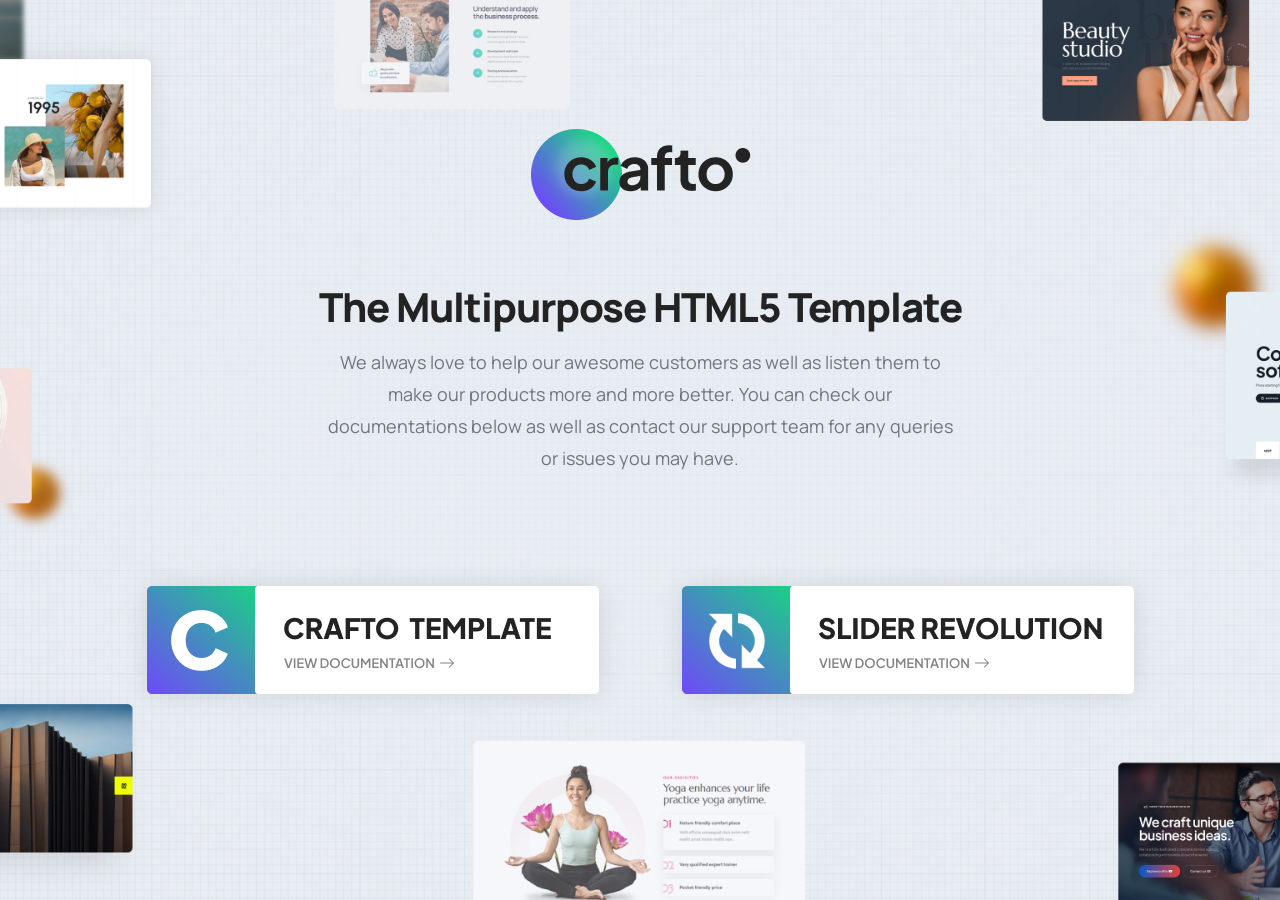
<file: documentation/index.html>
<!doctype html>
<html class="no-js" lang="en">
    <head>
        <title>Crafto - The Multipurpose HTML5 Template</title>
        <meta charset="utf-8">
        <meta http-equiv="X-UA-Compatible" content="IE=edge" />
        <meta name="author" content="ThemeZaa">
        <meta name="viewport" content="width=device-width,initial-scale=1.0" />
        <meta name="description" content="Elevate your online presence with Crafto - a modern, versatile, multipurpose Bootstrap 5 responsive HTML5, SCSS template using highly creative 56+ ready demos.">
        <!-- style -->
        <link rel="stylesheet" href="css/style.css" />
    </head>
     <body style="background-image: url('images/crafto-documentation-bg.jpg'); background-size: cover !important; background-position: center !important; background-repeat: no-repeat !important;">
        <div class="documentation-main">
            <div class="documentation-text">
                <a href="https://craftohtml.themezaa.com/" target="_blank" class="logo"><img src="images/crafto-documentation-logo.png"/> </a>
                <h1>The Multipurpose HTML5 Template</h1>
                <p>We always love to help our awesome customers as well as listen them to make our products more and more better. You can check our documentations below as well as contact our support team for any queries or issues you may have.</p>
            </div>
            <a href="https://craftohtml.themezaa.com/documentation/" target="_blank"><img src="images/crafto-doc.png" alt="CRAFTO - Documentation"/></a>
            <a href="https://www.themepunch.com/revsliderjquery-doc/slider-revolution-jquery-5-x-documentation/" target="_blank"><img src="images/rev-doc.png" alt="CRAFTO - Slider Revolution"/></a>
        </div>
    </body>
</html>
</file>
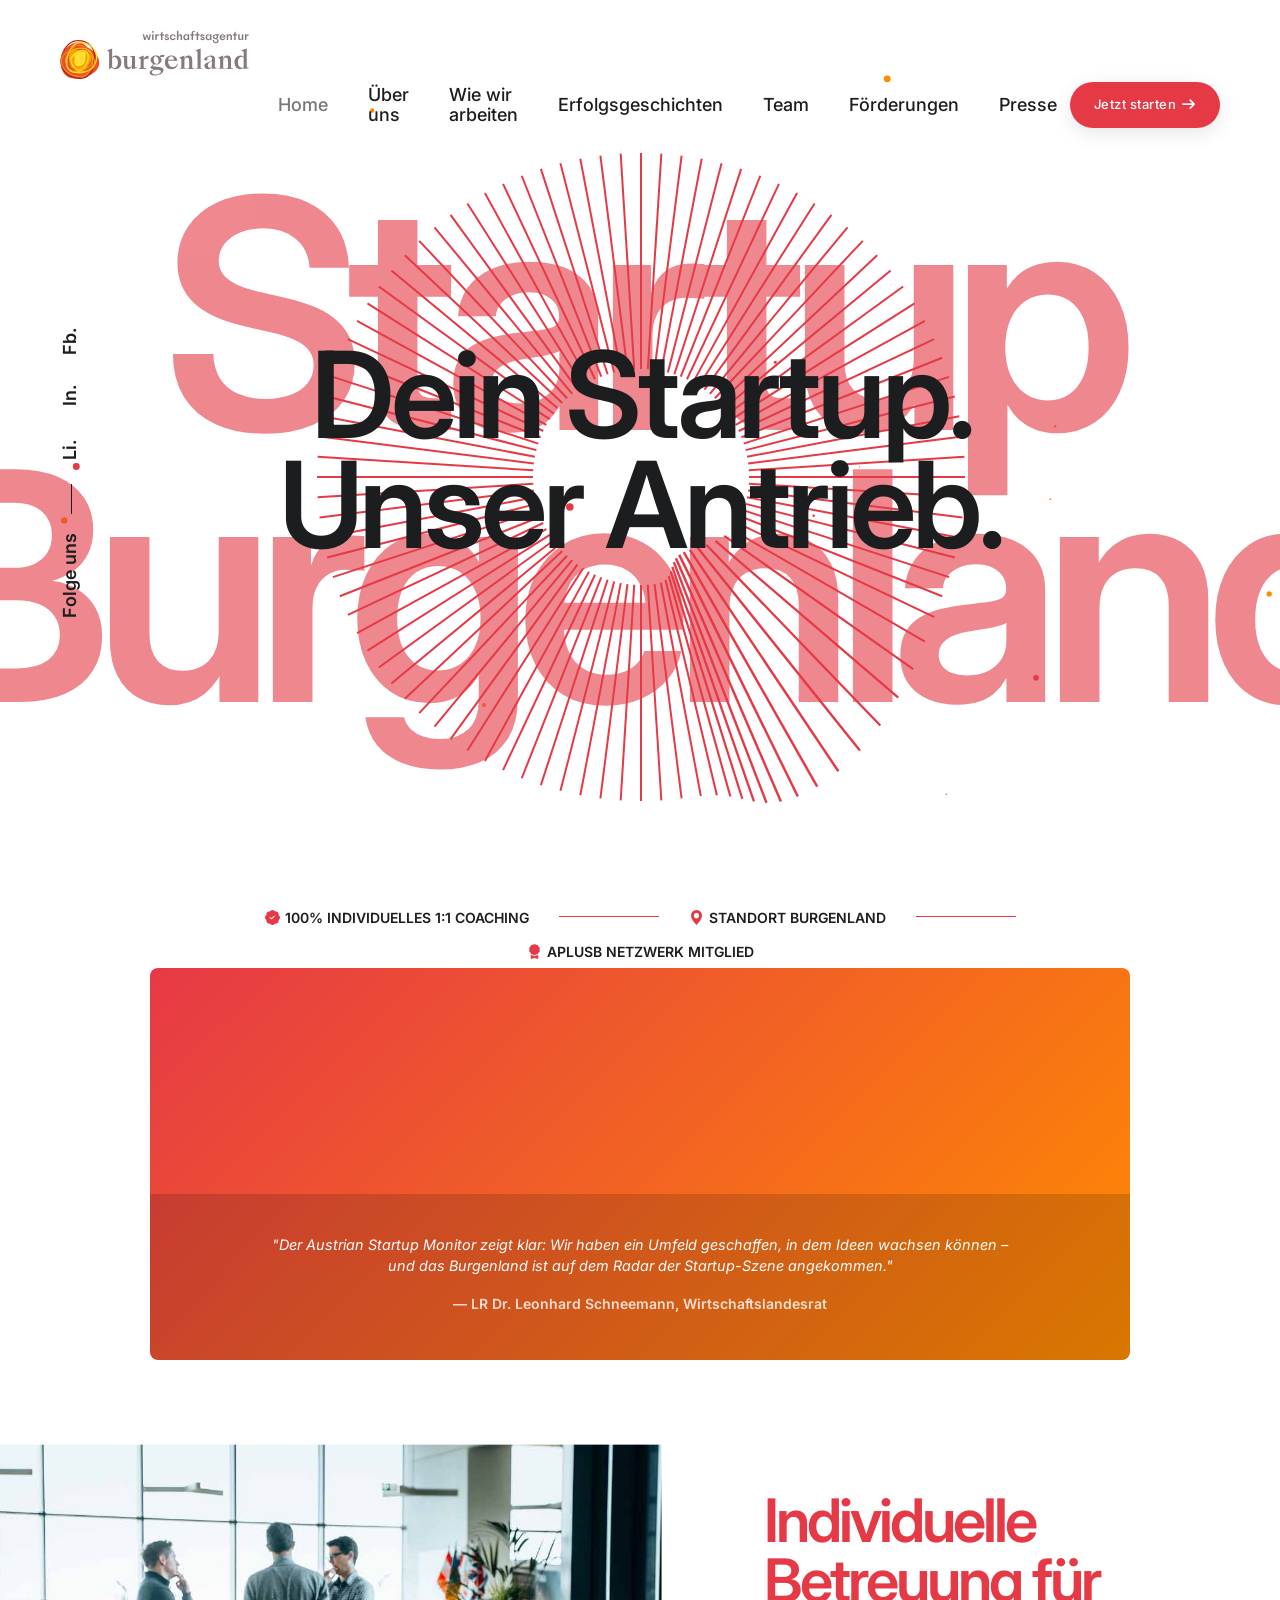
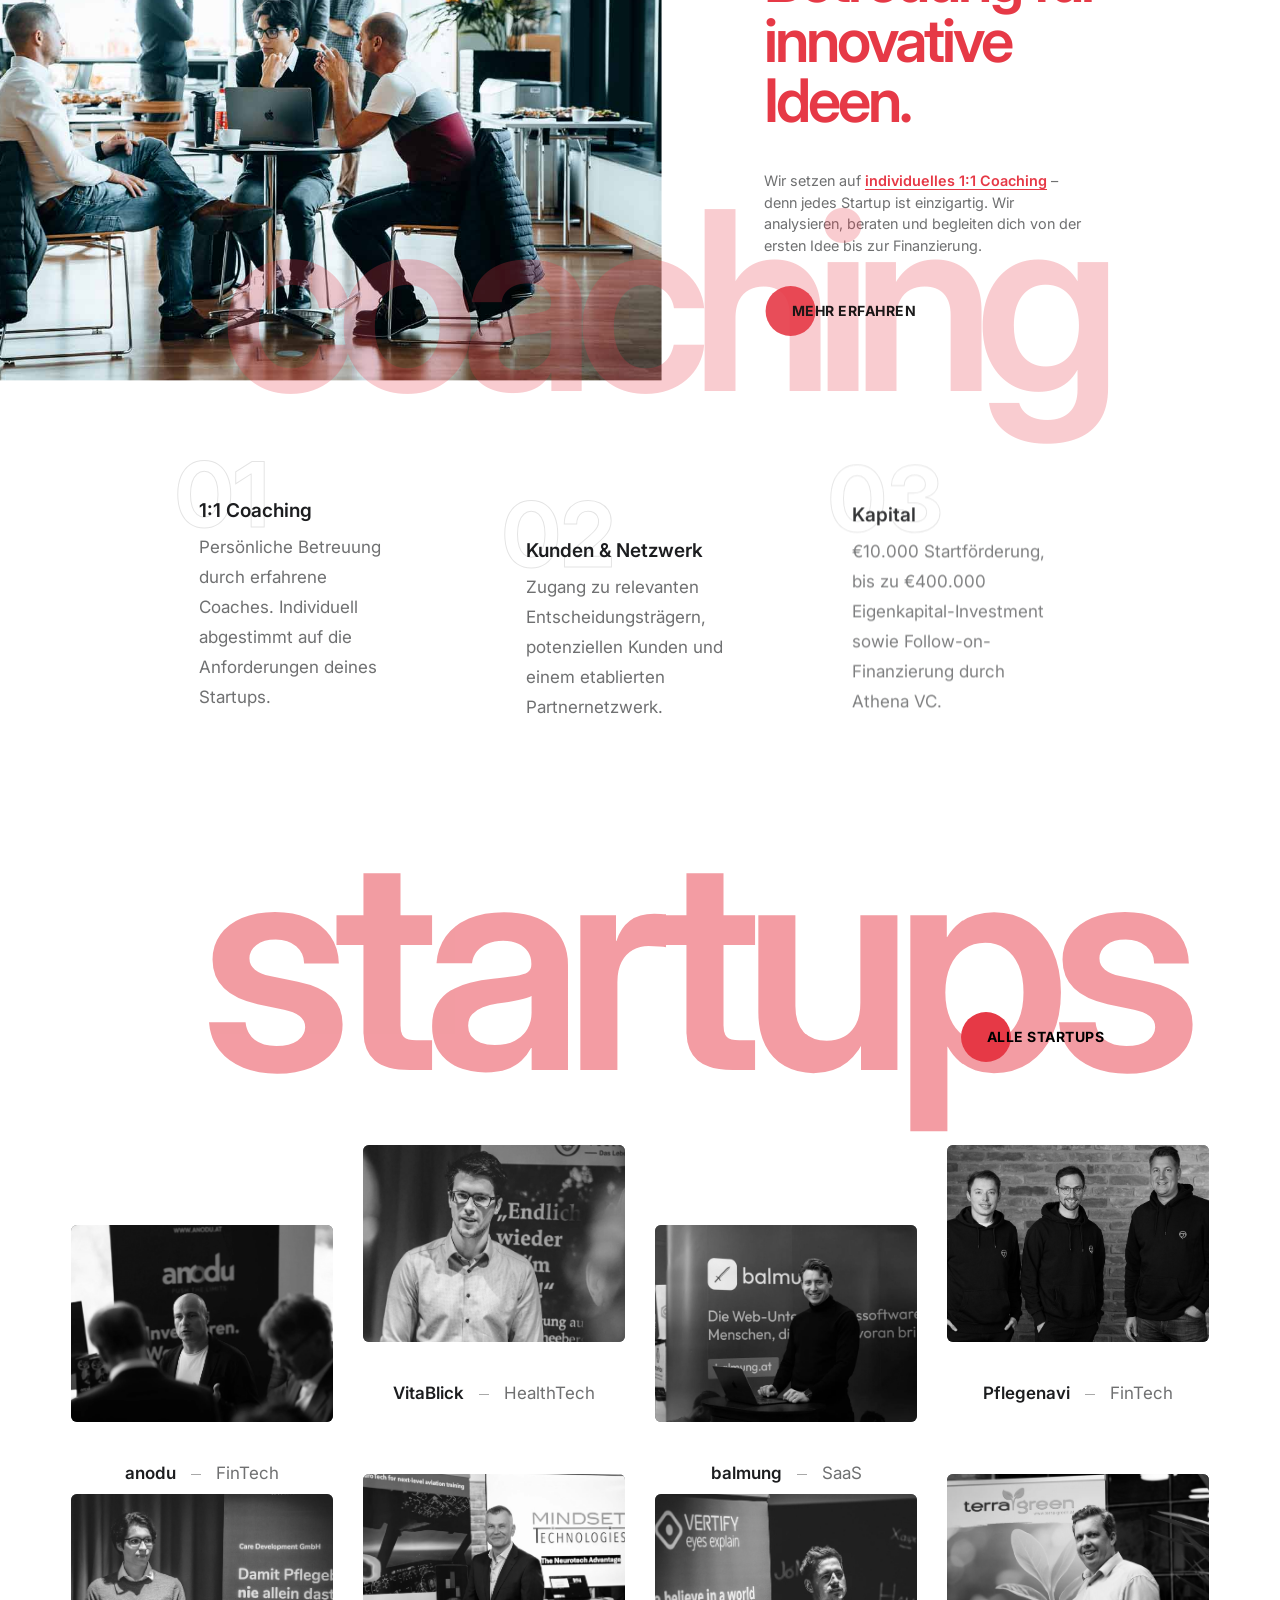
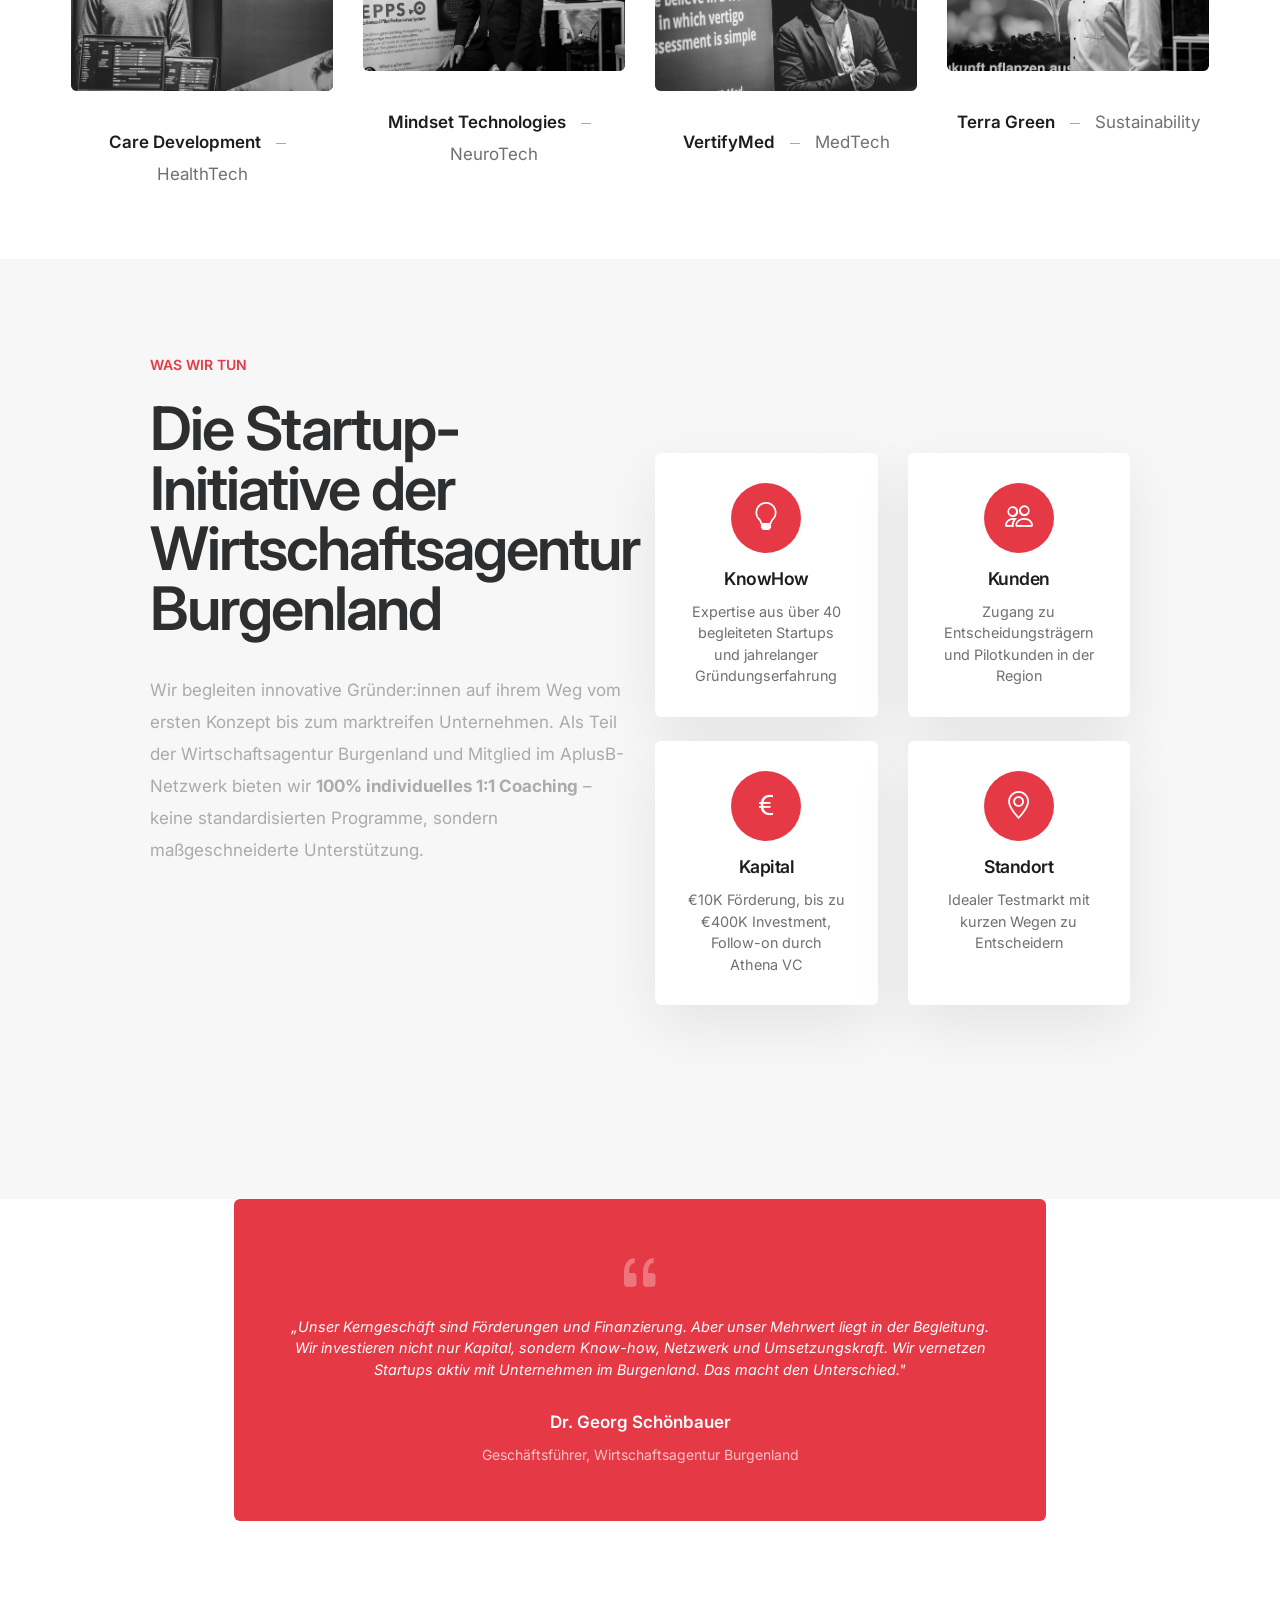
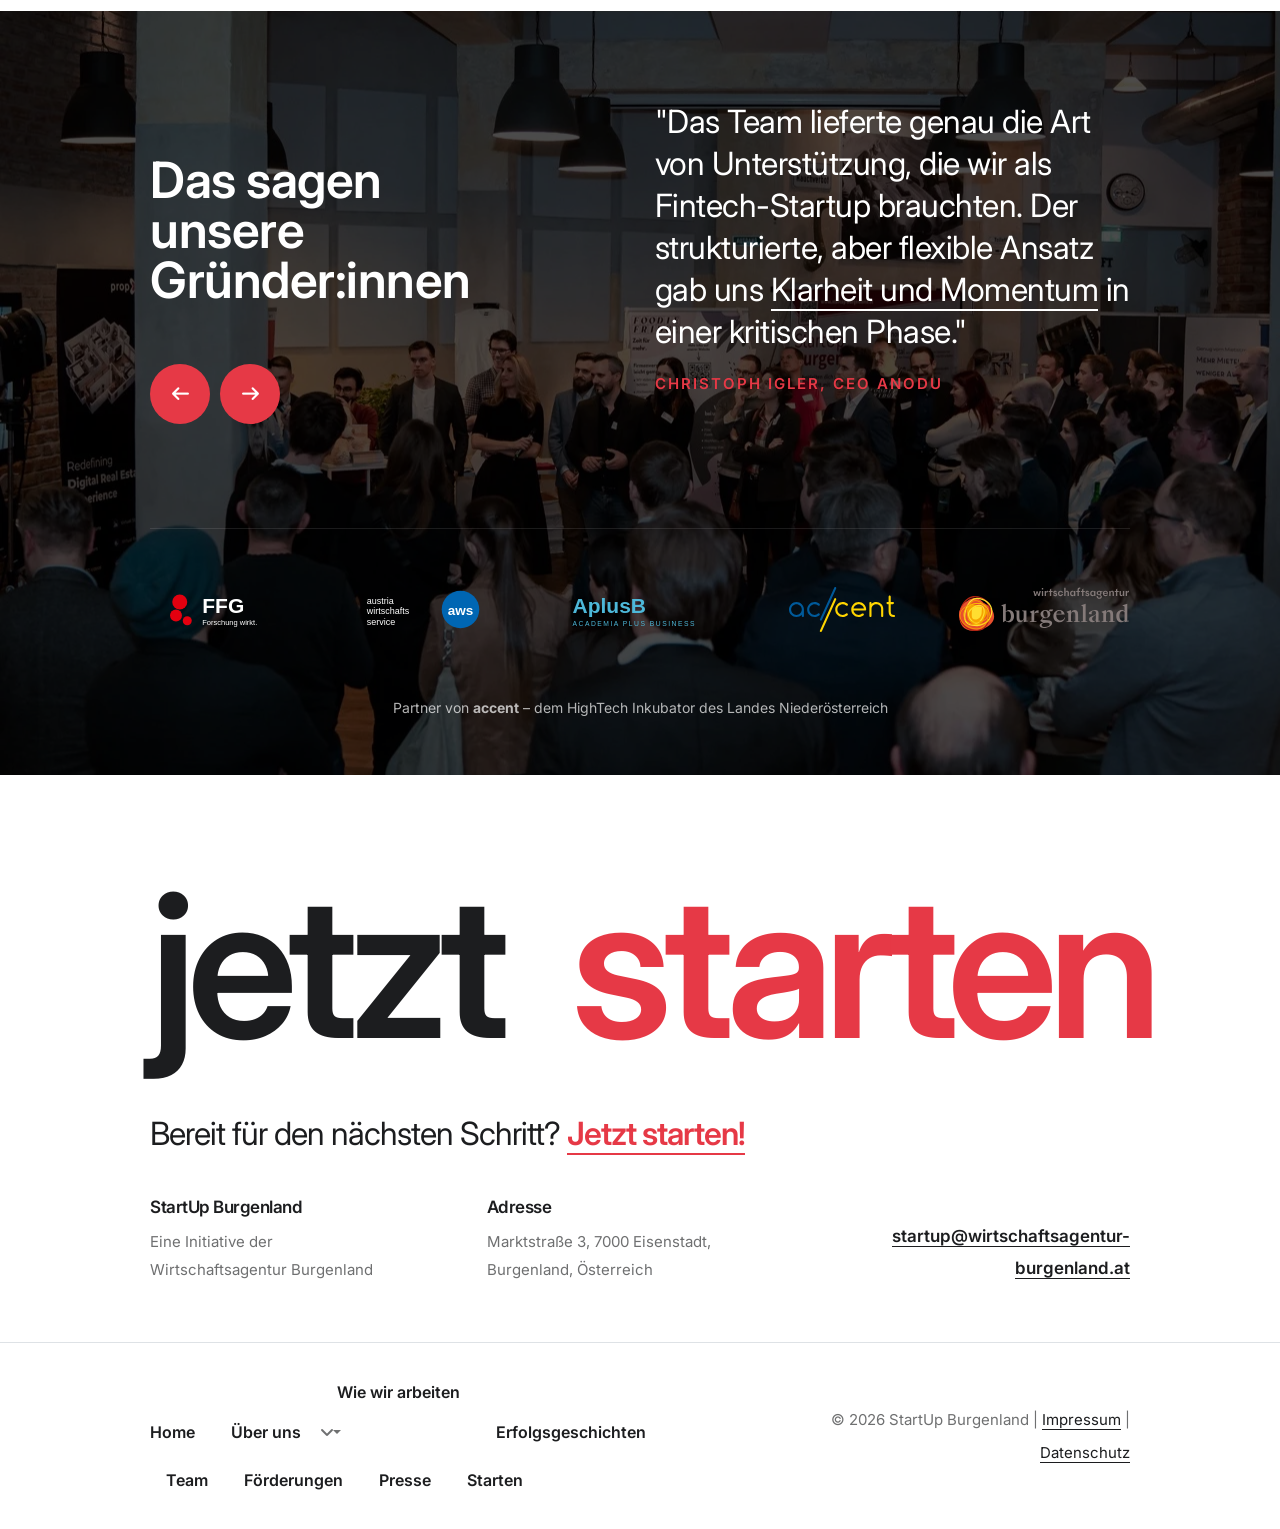
<file: html/index.html>
<!doctype html>
<html class="no-js" lang="de">
    <head>
        <title>StartUp Burgenland - Dein Startup. Unser Antrieb.</title>
        <meta charset="utf-8">
        <meta http-equiv="X-UA-Compatible" content="IE=edge" />
        <meta name="author" content="StartUp Burgenland">
        <meta name="viewport" content="width=device-width,initial-scale=1.0" />
        <meta name="description" content="StartUp Burgenland - Die Startup-Initiative des Burgenlandes. 100% individuelles 1:1 Coaching, bis zu €400.000 Förderung und Zugang zu Investoren.">
        <!-- favicon icon -->
        <link rel="icon" type="image/png" href="images/favicon.png">
        <link rel="shortcut icon" type="image/png" href="images/favicon.png">
        <link rel="apple-touch-icon" href="images/apple-touch-icon-57x57.png">
        <link rel="apple-touch-icon" sizes="72x72" href="images/apple-touch-icon-72x72.png">
        <link rel="apple-touch-icon" sizes="114x114" href="images/apple-touch-icon-114x114.png">
        <!-- google fonts preconnect -->
        <link rel="preconnect" href="https://fonts.googleapis.com" crossorigin>
        <link rel="preconnect" href="https://fonts.gstatic.com" crossorigin>
        <!-- style sheets and font icons  -->
        <link rel="stylesheet" href="css/vendors.min.css"/>
        <link rel="stylesheet" href="css/icon.min.css"/>
        <link rel="stylesheet" href="css/style.css"/>
        <link rel="stylesheet" href="css/responsive.css"/>
        <link rel="stylesheet" href="demos/startup-burgenland/startup-burgenland.css" />
    </head>
    <body data-mobile-nav-style="classic" class="background-position-center-top" style="">
        <!-- start header -->
        <header>
            <!-- start navigation -->
            <nav class="navbar navbar-expand-lg header-light header-transparent bg-transparent disable-fixed">
                <div class="container-fluid">
                    <div class="col-auto col-lg-2 me-lg-0 me-auto">
                        <a class="navbar-brand" href="index.html">
                            <!-- PLACEHOLDER: logo-startup-burgenland.png (recommended: 200x56px) -->
                            <img src="images/startup-burgenland-logo.svg" alt="StartUp Burgenland" class="default-logo">
                            <img src="images/startup-burgenland-logo.svg" alt="StartUp Burgenland" class="alt-logo">
                            <img src="images/startup-burgenland-logo.svg" alt="StartUp Burgenland" class="mobile-logo">
                        </a>
                    </div>
                    <div class="col-auto col-lg-8 menu-order position-static">
                        <button class="navbar-toggler float-start" type="button" data-bs-toggle="collapse" data-bs-target="#navbarNav" aria-controls="navbarNav" aria-label="Toggle navigation">
                            <span class="navbar-toggler-line"></span>
                            <span class="navbar-toggler-line"></span>
                            <span class="navbar-toggler-line"></span>
                            <span class="navbar-toggler-line"></span>
                        </button>
                        <div class="collapse navbar-collapse justify-content-center" id="navbarNav">
                            <ul class="navbar-nav">
                                <li class="nav-item"><a href="index.html" class="nav-link">Home</a></li>
                                <li class="nav-item"><a href="ueber-uns.html" class="nav-link">Über uns</a></li>
                                <li class="nav-item dropdown">
                                    <a href="wie-wir-arbeiten.html" class="nav-link">Wie wir arbeiten</a>
                                    <i class="fa-solid fa-angle-down dropdown-toggle" id="navbarDropdown" role="button" data-bs-toggle="dropdown" aria-expanded="false"></i>
                                    <ul class="dropdown-menu" aria-labelledby="navbarDropdown">
                                        <li><a href="incubator.html" class="dropdown-item">Incubator|Accelerator</a></li>
                                        <li><a href="restartup.html" class="dropdown-item">ReStartUp</a></li>
                                    </ul>
                                </li>
                                <li class="nav-item"><a href="erfolgsgeschichten.html" class="nav-link">Erfolgsgeschichten</a></li>
                                <li class="nav-item"><a href="team.html" class="nav-link">Team</a></li>
                                <li class="nav-item"><a href="foerderungen.html" class="nav-link">Förderungen</a></li>
                                <li class="nav-item"><a href="presse.html" class="nav-link">Presse</a></li>
                            </ul>
                        </div>
                    </div>
                    <div class="col-auto col-lg-2 text-end">
                        <div class="header-icon">
                            <div class="header-button">
                                <a href="starten.html" class="btn btn-rounded btn-sb-red btn-medium btn-switch-text btn-box-shadow text-transform-none">
                                    <span>
                                        <span class="btn-double-text" data-text="Jetzt starten">Jetzt starten</span>
                                        <span><i class="fa-solid fa-arrow-right"></i></span>
                                    </span>
                                </a>
                            </div>
                        </div>
                    </div>
                </div>
            </nav>
            <!-- end navigation -->
        </header>
        <!-- end header -->

        <!-- start banner -->
        <section class="p-0 border-radius-6px full-screen md-h-600px sm-h-450px ipad-top-space-margin position-relative overflow-hidden">
            <div id="particles-style-01" class="position-absolute h-100 top-0 left-0 w-100" data-particle="true" data-particle-options='{"particles":{"number":{"value":10,"density":{"enable":true,"value_area":800}},"color":{"value":["#E63946", "#FF8C00"]},"shape":{"type":"circle","stroke":{"width":0,"color":"#000000"},"polygon":{"nb_sides":5}},"opacity":{"value":1,"random":false,"anim":{"enable":false,"speed":1,"opacity_min":0.1,"sync":false}},"size":{"value":4,"random":true,"anim":{"enable":false,"speed":40,"size_min":0.1,"sync":false}},"line_linked":{"enable":false,"distance":150,"color":"#ffffff","opacity":0.4,"width":1},"move":{"enable":true,"speed":6,"direction":"none","random":false,"straight":false,"out_mode":"out","bounce":false}},"interactivity":{"detect_on":"canvas","events":{"onhover":{"enable":true,"mode":"repulse"},"onclick":{"enable":true,"mode":"push"},"resize":true},"modes":{"repulse":{"distance":200,"duration":0.4},"push":{"particles_nb":4}}},"retina_detect":true}'></div>
            <div class="looping-wrapper md-h-100"></div>
            <div class="absolute-middle-center banner-title fw-600 d-none d-md-inline-block text-center text-sb-red" data-anime='{ "el": "lines", "translateX": [50, 0], "opacity": [0,1], "duration": 600, "delay": 0, "staggervalue": 300, "easing": "easeOutQuad" }'><span class="d-block">Startup</span><span class="d-block">Burgenland</span></div>
            <div class="container h-100 position-relative">
                <div class="row align-items-center justify-content-center h-100">
                    <div class="col-12 text-center">
                        <div class="fs-120 lh-110 sm-fs-100 text-dark-gray fw-600 ls-minus-4px" data-anime='{ "el": "lines", "translateY": [30, 0], "opacity": [0,1], "duration": 600, "delay": 500, "staggervalue": 300, "easing": "easeOutQuad" }'><span class="d-block">Dein Startup.</span><span class="d-block">Unser Antrieb.</span></div>
                    </div>
                </div>
            </div>
        </section>
        <!-- end banner -->

        <!-- start features section -->
        <section class="p-0">
            <div class="container">
                <div class="row justify-content-center align-items-center flex-column flex-sm-row" data-anime='{ "el": "childs", "translateX": [15, 0], "opacity": [0,1], "duration": 800, "delay": 200, "staggervalue": 300, "easing": "easeOutQuad" }'>
                    <div class="col-auto icon-with-text-style-08 md-mb-10px text-center text-md-start">
                        <div class="feature-box feature-box-left-icon-middle d-inline-flex align-middle">
                            <div class="feature-box-icon me-5px">
                                <i class="bi bi-patch-check-fill fs-15 text-sb-red"></i>
                            </div>
                            <div class="feature-box-content">
                                <span class="fs-14 fw-600 text-dark-gray text-uppercase">100% individuelles 1:1 Coaching</span>
                            </div>
                        </div>
                    </div>
                    <div class="col-auto md-mb-15px d-none d-md-flex">
                        <span class="progress-step-separator bg-sb-red w-100px lg-w-70px separator-line-1px d-block mx-auto"></span>
                    </div>
                    <div class="col-auto icon-with-text-style-08 md-mb-10px text-center text-md-start">
                        <div class="feature-box feature-box-left-icon-middle d-inline-flex align-middle">
                            <div class="feature-box-icon me-5px">
                                <i class="bi bi-geo-alt-fill fs-15 text-sb-red"></i>
                            </div>
                            <div class="feature-box-content">
                                <span class="fs-14 fw-600 text-dark-gray text-uppercase">Standort Burgenland</span>
                            </div>
                        </div>
                    </div>
                    <div class="col-auto md-mb-15px d-none d-md-flex">
                        <span class="progress-step-separator bg-sb-red w-100px lg-w-70px separator-line-1px d-block mx-auto"></span>
                    </div>
                    <div class="col-auto icon-with-text-style-08 text-center text-md-start">
                        <div class="feature-box feature-box-left-icon-middle d-inline-flex align-middle">
                            <div class="feature-box-icon me-5px">
                                <i class="bi bi-award-fill fs-15 text-sb-red"></i>
                            </div>
                            <div class="feature-box-content">
                                <span class="fs-14 fw-600 text-dark-gray text-uppercase">AplusB Netzwerk Mitglied</span>
                            </div>
                        </div>
                    </div>
                </div>
            </div>
        </section>
        <!-- end features section -->

        <!-- start stats section -->
        <section class="bg-white pt-0 pb-0">
            <div class="container">
                <div class="row justify-content-center">
                    <div class="col-12">
                        <div class="border-radius-8px overflow-hidden" style="background: linear-gradient(135deg, #E63946 0%, #FF8C00 100%);">
                            <div class="row row-cols-2 row-cols-lg-5 row-cols-md-3 justify-content-center text-center g-0" data-anime='{ "el": "childs", "translateY": [30, 0], "opacity": [0,1], "duration": 800, "delay": 200, "staggervalue": 200, "easing": "easeOutQuad" }'>
                                <div class="col p-35px md-p-25px border-end border-bottom border-color-transparent-white-light">
                                    <div class="fs-50 md-fs-40 text-white fw-700 mb-5px">88</div>
                                    <span class="text-white opacity-8 fs-13 text-uppercase fw-500 ls-1px">Startups im Bgld.</span>
                                    <span class="text-white opacity-6 fs-11 d-block">+125% seit 2021</span>
                                </div>
                                <div class="col p-35px md-p-25px border-end border-bottom border-color-transparent-white-light">
                                    <div class="fs-50 md-fs-40 text-white fw-700 mb-5px counter" data-speed="2000" data-to="40">40</div>
                                    <span class="text-white opacity-8 fs-13 text-uppercase fw-500 ls-1px">+ betreut</span>
                                </div>
                                <div class="col p-35px md-p-25px border-end border-bottom border-color-transparent-white-light lg-border-end-0">
                                    <div class="fs-50 md-fs-40 text-white fw-700 mb-5px counter" data-speed="2000" data-to="129">129</div>
                                    <span class="text-white opacity-8 fs-13 text-uppercase fw-500 ls-1px">Jobs</span>
                                </div>
                                <div class="col p-35px md-p-25px border-end border-bottom border-color-transparent-white-light md-border-end-0">
                                    <div class="fs-50 md-fs-40 text-white fw-700 mb-5px">€5,5M</div>
                                    <span class="text-white opacity-8 fs-13 text-uppercase fw-500 ls-1px">Umsatz</span>
                                </div>
                                <div class="col p-35px md-p-25px border-bottom border-color-transparent-white-light">
                                    <div class="fs-50 md-fs-40 text-white fw-700 mb-5px">€2,9M</div>
                                    <span class="text-white opacity-8 fs-13 text-uppercase fw-500 ls-1px">investiert</span>
                                </div>
                            </div>
                            <div class="row justify-content-center p-40px md-p-30px" style="background: rgba(0,0,0,0.15);">
                                <div class="col-lg-10 text-center">
                                    <p class="text-white fs-18 fst-italic mb-10px">"Der Austrian Startup Monitor zeigt klar: Wir haben ein Umfeld geschaffen, in dem Ideen wachsen können – und das Burgenland ist auf dem Radar der Startup-Szene angekommen."</p>
                                    <span class="text-white opacity-8 fw-600 fs-14">— LR Dr. Leonhard Schneemann, Wirtschaftslandesrat</span>
                                </div>
                            </div>
                        </div>
                    </div>
                </div>
            </div>
        </section>
        <!-- end stats section -->

        <!-- start about section -->
        <section class="position-relative overflow-hidden">
            <div class="container">
                <div class="row align-items-center position-relative">
                    <div class="col-lg-6">
                        <div class="outside-box-left-20 md-outside-box-left-0" data-bottom-top="transform:scale(1.1, 1.1)" data-top-bottom="transform:scale(1, 1)">
                            <img src="images/bewerbung-suedhub.jpg" alt="StartUp Burgenland Bewerbung Südhub"/>
                        </div>
                    </div>
                    <div class="col-lg-5 offset-lg-1 z-index-9 md-mt-35px bg-white p-40px border-radius-6px" data-anime='{ "el": "childs", "translateX": [15, 0], "opacity": [0,1], "duration": 800, "delay": 200, "staggervalue": 300, "easing": "easeOutQuad" }'>
                        <h2 class="text-sb-red fw-600 mb-40px md-mb-25px ls-minus-3px word-break-normal">Individuelle Betreuung für innovative Ideen.</h2>
                        <p class="lh-34 w-95 mb-30px lg-w-100">Wir setzen auf <span class="text-sb-red fw-600 text-decoration-line-bottom">individuelles 1:1 Coaching</span> – denn jedes Startup ist einzigartig. Wir analysieren, beraten und begleiten dich von der ersten Idee bis zur Finanzierung.</p>
                        <a href="ueber-uns.html" class="btn btn-large btn-expand-ltr text-dark-gray btn-rounded fw-700"><span class="bg-sb-red"></span>Mehr erfahren</a>
                        <div class="position-absolute bottom-minus-50px d-none d-md-inline-block" style="right: 50px;">
                            <div class="fs-300 xl-fs-250 lg-fs-200 text-sb-red fw-600 ls-minus-20px word-break-normal opacity-50" data-bottom-top="transform:scale(1, 1) translate3d(0px, 0px, 0px);" data-top-bottom="transform:scale(1, 1) translate3d(-50px, 0px, 0px);">coaching</div>
                        </div>
                    </div>
                </div>
            </div>
        </section>
        <!-- end about section -->

        <!-- start services section -->
        <section class="p-0">
            <div class="container">
                <div class="row row-cols-1 row-cols-lg-3 row-cols-md-2 m-0 justify-content-center" data-anime='{ "el": "childs", "translateY": [40, 0], "opacity": [0,1], "duration": 800, "delay": 200, "staggervalue": 300, "easing": "easeOutQuad" }'>
                    <div class="col process-step-style-10 ps-5 pe-5 pt-3 pb-3 sm-mb-20px position-relative hover-box">
                        <div class="process-step-icon-box position-absolute top-minus-15px left-25px md-left-0px">
                            <div class="number d-inline-block fs-90 fw-700 text-outline text-outline-color-extra-medium-gray">01</div>
                        </div>
                        <span class="fs-19 fw-600 text-dark-gray mb-5px d-block position-relative">1:1 Coaching</span>
                        <div class="position-relative pb-60px last-paragraph-no-margin">
                            <p class="lh-30 w-90 sm-w-100">Persönliche Betreuung durch erfahrene Coaches. Individuell abgestimmt auf die Anforderungen deines Startups.</p>
                            <a href="wie-wir-arbeiten.html" class="hover-content d-flex justify-content-center align-items-center icon-box w-45px h-45px rounded-circle bg-sb-red border-2"><i class="feather icon-feather-arrow-right text-white icon-small"></i></a>
                        </div>
                    </div>
                    <div class="col process-step-style-10 ps-5 pe-5 pt-3 pb-3 sm-mb-20px position-relative mt-40px md-mt-0 hover-box">
                        <div class="process-step-icon-box position-absolute top-minus-15px left-25px md-left-0px">
                            <div class="number d-inline-block fs-90 fw-700 text-outline text-outline-color-extra-medium-gray">02</div>
                        </div>
                        <span class="fs-19 fw-600 text-dark-gray mb-5px d-block position-relative">Kunden & Netzwerk</span>
                        <div class="position-relative pb-60px last-paragraph-no-margin">
                            <p class="lh-30 w-90 sm-w-100">Zugang zu relevanten Entscheidungsträgern, potenziellen Kunden und einem etablierten Partnernetzwerk.</p>
                            <a href="wie-wir-arbeiten.html" class="hover-content d-flex justify-content-center align-items-center icon-box w-45px h-45px rounded-circle bg-sb-red border-2"><i class="feather icon-feather-arrow-right text-white icon-small"></i></a>
                        </div>
                    </div>
                    <div class="col process-step-style-10 ps-5 pe-5 pt-3 pb-3 sm-mb-20px position-relative hover-box">
                        <div class="process-step-icon-box position-absolute top-minus-15px left-25px md-left-0px">
                            <div class="number d-inline-block fs-90 fw-700 text-outline text-outline-color-extra-medium-gray">03</div>
                        </div>
                        <span class="fs-19 fw-600 text-dark-gray mb-5px d-block position-relative">Kapital</span>
                        <div class="position-relative pb-60px last-paragraph-no-margin">
                            <p class="lh-30 w-90 sm-w-100">€10.000 Startförderung, bis zu €400.000 Eigenkapital-Investment sowie Follow-on-Finanzierung durch Athena VC.</p>
                            <a href="wie-wir-arbeiten.html" class="hover-content d-flex justify-content-center align-items-center icon-box w-45px h-45px rounded-circle bg-sb-red border-2"><i class="feather icon-feather-arrow-right text-white icon-small"></i></a>
                        </div>
                    </div>
                </div>
            </div>
        </section>
        <!-- end services section -->

        <!-- start portfolio/startups section -->
        <section class="pb-0 pt-0 ps-2 pe-2 lg-pt-3 md-pt-7 sm-p-0">
            <div class="container">
                <div class="row align-items-end mb-6">
                    <div class="col-lg-9 col-md-8 d-none d-md-flex">
                        <div style="margin-left: 50px;">
                            <div class="fs-350 xl-fs-300 lg-fs-250 text-sb-red fw-600 ls-minus-20px position-relative d-inline-block word-break-normal opacity-50" data-bottom-top="transform:scale(1, 1) translate3d(0px, 0px, 0px);" data-top-bottom="transform:scale(1, 1) translate3d(-50px, 0px, 0px);">startups</div>
                        </div>
                    </div>
                    <div class="col-lg-3 col-md-4 text-start text-md-end">
                        <a href="erfolgsgeschichten.html" class="btn btn-large btn-expand-ltr text-dark-gray btn-rounded fw-700 mb-50px sm-mb-0"><span class="bg-sb-red"></span>Alle Startups</a>
                    </div>
                </div>
            </div>
            <div class="container-fluid">
                <div class="row justify-content-center m-md-0">
                    <div class="col-12 filter-content">
                        <ul class="portfolio-simple portfolio-wrapper grid-loading grid grid-4col xxl-grid-4col xl-grid-4col lg-grid-3col md-grid-2col sm-grid-2col xs-grid-1col gutter-extra-large text-center">
                            <li class="grid-sizer"></li>
                            <!-- anodu -->
                            <li class="grid-item selected transition-inner-all">
                                <div class="portfolio-box" data-bottom-top="transform: translateY(40px)" data-top-bottom="transform: translateY(-40px)">
                                    <div class="portfolio-image bg-medium-gray border-radius-6px">
                                        <a href="erfolgsgeschichten.html"><img src="images/startup-anodu.webp" alt="anodu" /></a>
                                    </div>
                                    <div class="portfolio-caption pt-35px pb-35px md-pt-25px md-pb-25px">
                                        <a href="erfolgsgeschichten.html" class="text-dark-gray text-dark-gray-hover fw-600">anodu</a>
                                        <span class="d-inline-block align-middle w-10px separator-line-1px bg-light-gray ms-10px me-10px"></span>
                                        <div class="d-inline-block">FinTech</div>
                                    </div>
                                </div>
                            </li>
                            <!-- VitaBlick -->
                            <li class="grid-item selected transition-inner-all">
                                <div class="portfolio-box" data-bottom-top="transform: translateY(-40px)" data-top-bottom="transform: translateY(40px)">
                                    <div class="portfolio-image bg-medium-gray border-radius-6px">
                                        <a href="erfolgsgeschichten.html"><img src="images/startup-vitablick.webp" alt="VitaBlick" /></a>
                                    </div>
                                    <div class="portfolio-caption pt-35px pb-35px md-pt-25px md-pb-25px">
                                        <a href="erfolgsgeschichten.html" class="text-dark-gray text-dark-gray-hover fw-600">VitaBlick</a>
                                        <span class="d-inline-block align-middle w-10px separator-line-1px bg-light-gray ms-10px me-10px"></span>
                                        <div class="d-inline-block">HealthTech</div>
                                    </div>
                                </div>
                            </li>
                            <!-- balmung -->
                            <li class="grid-item selected transition-inner-all">
                                <div class="portfolio-box" data-bottom-top="transform: translateY(40px)" data-top-bottom="transform: translateY(-40px)">
                                    <div class="portfolio-image bg-medium-gray border-radius-6px">
                                        <a href="erfolgsgeschichten.html"><img src="images/startup-balmung.webp" alt="balmung" /></a>
                                    </div>
                                    <div class="portfolio-caption pt-35px pb-35px md-pt-25px md-pb-25px">
                                        <a href="erfolgsgeschichten.html" class="text-dark-gray text-dark-gray-hover fw-600">balmung</a>
                                        <span class="d-inline-block align-middle w-10px separator-line-1px bg-light-gray ms-10px me-10px"></span>
                                        <div class="d-inline-block">SaaS</div>
                                    </div>
                                </div>
                            </li>
                            <!-- Pflegenavi -->
                            <li class="grid-item selected transition-inner-all">
                                <div class="portfolio-box" data-bottom-top="transform: translateY(-40px)" data-top-bottom="transform: translateY(40px)">
                                    <div class="portfolio-image bg-medium-gray border-radius-6px">
                                        <a href="erfolgsgeschichten.html"><img src="images/startup-pflegenavi.jpg" alt="Pflegenavi" /></a>
                                    </div>
                                    <div class="portfolio-caption pt-35px pb-35px md-pt-25px md-pb-25px">
                                        <a href="erfolgsgeschichten.html" class="text-dark-gray text-dark-gray-hover fw-600">Pflegenavi</a>
                                        <span class="d-inline-block align-middle w-10px separator-line-1px bg-light-gray ms-10px me-10px"></span>
                                        <div class="d-inline-block">FinTech</div>
                                    </div>
                                </div>
                            </li>
                            <!-- Care Development -->
                            <li class="grid-item transition-inner-all">
                                <div class="portfolio-box" data-bottom-top="transform: translateY(-20px)" data-top-bottom="transform: translateY(-80px)">
                                    <div class="portfolio-image bg-medium-gray border-radius-6px">
                                        <a href="erfolgsgeschichten.html"><img src="images/startup-caredevelopment.webp" alt="Care Development" /></a>
                                    </div>
                                    <div class="portfolio-caption pt-35px pb-35px md-pt-25px md-pb-25px">
                                        <a href="erfolgsgeschichten.html" class="text-dark-gray text-dark-gray-hover fw-600">Care Development</a>
                                        <span class="d-inline-block align-middle w-10px separator-line-1px bg-light-gray ms-10px me-10px"></span>
                                        <div class="d-inline-block">HealthTech</div>
                                    </div>
                                </div>
                            </li>
                            <!-- Mindset Technologies -->
                            <li class="grid-item selected transition-inner-all">
                                <div class="portfolio-box" data-bottom-top="transform: translateY(-40px)" data-top-bottom="transform: translateY(40px)">
                                    <div class="portfolio-image bg-medium-gray border-radius-6px">
                                        <a href="erfolgsgeschichten.html"><img src="images/startup-mindset.webp" alt="Mindset Technologies" /></a>
                                    </div>
                                    <div class="portfolio-caption pt-35px pb-35px md-pt-25px md-pb-25px">
                                        <a href="erfolgsgeschichten.html" class="text-dark-gray text-dark-gray-hover fw-600">Mindset Technologies</a>
                                        <span class="d-inline-block align-middle w-10px separator-line-1px bg-light-gray ms-10px me-10px"></span>
                                        <div class="d-inline-block">NeuroTech</div>
                                    </div>
                                </div>
                            </li>
                            <!-- Vertify -->
                            <li class="grid-item selected transition-inner-all">
                                <div class="portfolio-box" data-bottom-top="transform: translateY(-20px)" data-top-bottom="transform: translateY(-80px)">
                                    <div class="portfolio-image bg-medium-gray border-radius-6px">
                                        <a href="erfolgsgeschichten.html"><img src="images/startup-vertify.webp" alt="Vertify" /></a>
                                    </div>
                                    <div class="portfolio-caption pt-35px pb-35px md-pt-25px md-pb-25px">
                                        <a href="erfolgsgeschichten.html" class="text-dark-gray text-dark-gray-hover fw-600">VertifyMed</a>
                                        <span class="d-inline-block align-middle w-10px separator-line-1px bg-light-gray ms-10px me-10px"></span>
                                        <div class="d-inline-block">MedTech</div>
                                    </div>
                                </div>
                            </li>
                            <!-- Terra Green -->
                            <li class="grid-item transition-inner-all">
                                <div class="portfolio-box" data-bottom-top="transform: translateY(-40px)" data-top-bottom="transform: translateY(40px)">
                                    <div class="portfolio-image bg-medium-gray border-radius-6px">
                                        <a href="erfolgsgeschichten.html"><img src="images/startup-terragreen.webp" alt="Terra Green" /></a>
                                    </div>
                                    <div class="portfolio-caption pt-35px pb-35px md-pt-25px md-pb-25px">
                                        <a href="erfolgsgeschichten.html" class="text-dark-gray text-dark-gray-hover fw-600">Terra Green</a>
                                        <span class="d-inline-block align-middle w-10px separator-line-1px bg-light-gray ms-10px me-10px"></span>
                                        <div class="d-inline-block">Sustainability</div>
                                    </div>
                                </div>
                            </li>
                        </ul>
                    </div>
                </div>
            </div>
        </section>
        <!-- end portfolio/startups section -->

        <!-- start what we do section -->
        <section class="bg-very-light-gray">
            <div class="container">
                <div class="row align-items-center">
                    <div class="col-lg-6 md-mb-50px" data-anime='{ "el": "childs", "translateY": [30, 0], "opacity": [0,1], "duration": 800, "delay": 200, "staggervalue": 300, "easing": "easeOutQuad" }'>
                        <span class="fs-14 text-uppercase text-sb-red fw-600 mb-15px d-block">Was wir tun</span>
                        <h2 class="text-dark-gray fw-600 ls-minus-2px mb-25px">Die Startup-Initiative der Wirtschaftsagentur Burgenland</h2>
                        <p class="mb-25px">Wir begleiten innovative Gründer:innen auf ihrem Weg vom ersten Konzept bis zum marktreifen Unternehmen. Als Teil der Wirtschaftsagentur Burgenland und Mitglied im AplusB-Netzwerk bieten wir <strong>100% individuelles 1:1 Coaching</strong> – keine standardisierten Programme, sondern maßgeschneiderte Unterstützung.</p>
                        <div class="row row-cols-1 row-cols-sm-2 mb-10px">
                            <div class="col mb-15px">
                                <div class="d-flex align-items-start">
                                    <i class="bi bi-check-circle-fill text-sb-red me-10px mt-5px"></i>
                                    <span>Strategieentwicklung & Positionierung</span>
                                </div>
                            </div>
                            <div class="col mb-15px">
                                <div class="d-flex align-items-start">
                                    <i class="bi bi-check-circle-fill text-sb-red me-10px mt-5px"></i>
                                    <span>Geschäftsmodell & Prototyping</span>
                                </div>
                            </div>
                            <div class="col mb-15px">
                                <div class="d-flex align-items-start">
                                    <i class="bi bi-check-circle-fill text-sb-red me-10px mt-5px"></i>
                                    <span>Pitch-Training & Investment-Readiness</span>
                                </div>
                            </div>
                            <div class="col mb-15px">
                                <div class="d-flex align-items-start">
                                    <i class="bi bi-check-circle-fill text-sb-red me-10px mt-5px"></i>
                                    <span>Zugang zu Netzwerk & Kapital</span>
                                </div>
                            </div>
                        </div>
                        <a href="wie-wir-arbeiten.html" class="btn btn-medium btn-sb-red btn-rounded fw-600 mt-15px">Mehr erfahren <i class="fa-solid fa-arrow-right ms-10px"></i></a>
                    </div>
                    <div class="col-lg-6">
                        <div class="row row-cols-1 row-cols-sm-2 g-4">
                            <div class="col">
                                <div class="bg-white p-30px border-radius-6px box-shadow-quadruple-large text-center h-100">
                                    <div class="icon-box-sb mb-15px mx-auto" style="width: 70px; height: 70px;">
                                        <i class="bi bi-lightbulb fs-28"></i>
                                    </div>
                                    <h5 class="text-dark-gray fw-600 mb-10px">KnowHow</h5>
                                    <p class="fs-15 mb-0">Expertise aus über 40 begleiteten Startups und jahrelanger Gründungserfahrung</p>
                                </div>
                            </div>
                            <div class="col">
                                <div class="bg-white p-30px border-radius-6px box-shadow-quadruple-large text-center h-100">
                                    <div class="icon-box-sb mb-15px mx-auto" style="width: 70px; height: 70px;">
                                        <i class="bi bi-people fs-28"></i>
                                    </div>
                                    <h5 class="text-dark-gray fw-600 mb-10px">Kunden</h5>
                                    <p class="fs-15 mb-0">Zugang zu Entscheidungsträgern und Pilotkunden in der Region</p>
                                </div>
                            </div>
                            <div class="col">
                                <div class="bg-white p-30px border-radius-6px box-shadow-quadruple-large text-center h-100">
                                    <div class="icon-box-sb mb-15px mx-auto" style="width: 70px; height: 70px;">
                                        <i class="bi bi-currency-euro fs-28"></i>
                                    </div>
                                    <h5 class="text-dark-gray fw-600 mb-10px">Kapital</h5>
                                    <p class="fs-15 mb-0">€10K Förderung, bis zu €400K Investment, Follow-on durch Athena VC</p>
                                </div>
                            </div>
                            <div class="col">
                                <div class="bg-white p-30px border-radius-6px box-shadow-quadruple-large text-center h-100">
                                    <div class="icon-box-sb mb-15px mx-auto" style="width: 70px; height: 70px;">
                                        <i class="bi bi-geo-alt fs-28"></i>
                                    </div>
                                    <h5 class="text-dark-gray fw-600 mb-10px">Standort</h5>
                                    <p class="fs-15 mb-0">Idealer Testmarkt mit kurzen Wegen zu Entscheidern</p>
                                </div>
                            </div>
                        </div>
                    </div>
                </div>
            </div>
        </section>
        <!-- end what we do section -->

        <!-- start Georg Schönbauer quote section -->
        <section class="pt-0">
            <div class="container">
                <div class="row justify-content-center">
                    <div class="col-lg-10">
                        <div class="bg-sb-red border-radius-6px p-50px md-p-35px text-center">
                            <i class="bi bi-quote fs-50 text-white opacity-3 mb-15px d-block"></i>
                            <p class="text-white fs-20 md-fs-18 fst-italic mb-25px lh-36">„Unser Kerngeschäft sind Förderungen und Finanzierung. Aber unser Mehrwert liegt in der Begleitung. Wir investieren nicht nur Kapital, sondern Know-how, Netzwerk und Umsetzungskraft. Wir vernetzen Startups aktiv mit Unternehmen im Burgenland. Das macht den Unterschied."</p>
                            <span class="fw-600 text-white d-block">Dr. Georg Schönbauer</span>
                            <span class="text-white opacity-7 fs-14">Geschäftsführer, Wirtschaftsagentur Burgenland</span>
                        </div>
                    </div>
                </div>
            </div>
        </section>
        <!-- end Georg Schönbauer quote section -->

        <!-- start testimonials section -->
        <section class="pb-4 lg-pb-6 sm-pb-50px position-relative bg-gradient-sb">
            <div class="cover-background position-absolute h-100 w-100 left-0px top-0px" style="background-image: url('images/event-lounge-7.webp')"></div>
            <div class="position-absolute h-100 w-100 left-0px top-0px" style="background-color: rgba(0, 0, 0, 0.7);"></div>
            <div class="container position-relative">
                <div class="row justify-content-center align-items-center mb-9 xl-mb-5 sm-mb-30px">
                    <div class="col-lg-5">
                        <div class="mb-15 d-flex align-items-center md-mb-30px">
                            <h3 class="text-white fw-600 mb-0">Das sagen unsere Gründer:innen</h3>
                        </div>
                        <div class="d-flex md-mb-25px">
                            <div class="slider-one-slide-prev-1 bg-sb-red text-white swiper-button-prev slider-navigation-style-04 w-60px h-60px"><i class="fa-solid fa-arrow-left"></i></div>
                            <div class="slider-one-slide-next-1 bg-sb-red text-white swiper-button-next slider-navigation-style-04 w-60px h-60px"><i class="fa-solid fa-arrow-right"></i></div>
                        </div>
                    </div>
                    <div class="col-xl-6 col-lg-7 overflow-hidden offset-xl-1">
                        <div class="swiper magic-cursor light" data-slider-options='{ "slidesPerView": 1, "spaceBetween": 40, "loop": true, "autoplay": { "delay": 5000, "disableOnInteraction": false }, "navigation": { "nextEl": ".slider-one-slide-next-1", "prevEl": ".slider-one-slide-prev-1" }, "keyboard": { "enabled": true, "onlyInViewport": true }, "effect": "slide" }'>
                            <div class="swiper-wrapper">
                                <div class="swiper-slide">
                                    <h5 class="text-white mb-20px w-90 xl-w-100 lh-42 fw-400">"Das Team lieferte genau die Art von Unterstützung, die wir als Fintech-Startup brauchten. Der strukturierte, aber flexible Ansatz gab uns <span class="text-decoration-line-bottom-medium">Klarheit und Momentum</span> in einer kritischen Phase."</h5>
                                    <span class="text-sb-red fw-600 d-block fs-15 text-uppercase lh-22 ls-2px">Christoph Igler, CEO anodu</span>
                                </div>
                                <div class="swiper-slide">
                                    <h5 class="text-white mb-20px w-90 xl-w-100 lh-42 fw-400">"Das Team half bei der Vorbereitung und dem erfolgreichen Abschluss unserer <span class="text-decoration-line-bottom-medium">Investment-Runde</span> und begleitete unsere Marktexpansion nach Deutschland und in die Schweiz."</h5>
                                    <span class="text-sb-red fw-600 d-block fs-15 text-uppercase lh-22 ls-2px">Amadeus Linzer, CEO VitaBlick</span>
                                </div>
                                <div class="swiper-slide">
                                    <h5 class="text-white mb-20px w-90 xl-w-100 lh-42 fw-400">"Das Team spielte eine Schlüsselrolle bei der Beschleunigung von Pflegenavi. Es öffnete aktiv sein Netzwerk, um uns bei der Suche nach einem <span class="text-decoration-line-bottom-medium">technischen Co-Founder</span> zu helfen."</h5>
                                    <span class="text-sb-red fw-600 d-block fs-15 text-uppercase lh-22 ls-2px">Markus Reinfeld, BRANDL TALOS / Pflegenavi</span>
                                </div>
                                <div class="swiper-slide">
                                    <h5 class="text-white mb-20px w-90 xl-w-100 lh-42 fw-400">"Das Team hat mir durch viele komplizierte Phasen geholfen und mir <span class="text-decoration-line-bottom-medium">neue Wege aufgezeigt</span>! Das Team versteht wirklich, was es bedeutet, etwas von Grund auf aufzubauen."</h5>
                                    <span class="text-sb-red fw-600 d-block fs-15 text-uppercase lh-22 ls-2px">Christoph Kern, CareFact</span>
                                </div>
                                <div class="swiper-slide">
                                    <h5 class="text-white mb-20px w-90 xl-w-100 lh-42 fw-400">"Ich habe 2021 im Inkubator gestartet und <span class="text-decoration-line-bottom-medium">verkaufe mittlerweile in 14 Ländern</span>. Das Team bringt Klarheit, Struktur und Momentum – immer fokussiert auf das, was am wichtigsten ist."</h5>
                                    <span class="text-sb-red fw-600 d-block fs-15 text-uppercase lh-22 ls-2px">Dr. Stefanie Gruarin, Equolibri</span>
                                </div>
                                <div class="swiper-slide">
                                    <h5 class="text-white mb-20px w-90 xl-w-100 lh-42 fw-400">"Das Team hatte einen tiefgreifenden Einfluss auf die Entwicklung von Perigee. Dank dieser fokussierten Zusammenarbeit haben wir erfolgreich eine <span class="text-decoration-line-bottom-medium">Finanzierungsrunde</span> abgeschlossen."</h5>
                                    <span class="text-sb-red fw-600 d-block fs-15 text-uppercase lh-22 ls-2px">Markus Enenkel, The World Bank / Perigee</span>
                                </div>
                            </div>
                        </div>
                    </div>
                </div>
                <div class="row">
                    <div class="col-12">
                        <div class="separator-line-1px w-100 bg-white opacity-1 mb-6 sm-mb-30px"></div>
                    </div>
                </div>
                <!-- Partner logos -->
                <div class="row row-cols-2 row-cols-lg-5 row-cols-md-3 clients-style-06 justify-content-center align-items-center">
                    <div class="col client-box text-center mb-30px">
                        <a href="https://www.ffg.at" target="_blank"><img src="images/partner-ffg.svg" class="h-45px" alt="FFG - Forschung wirkt"></a>
                    </div>
                    <div class="col client-box text-center mb-30px">
                        <a href="https://www.aws.at" target="_blank"><img src="images/partner-aws.svg" class="h-45px" alt="Austria Wirtschafts Service"></a>
                    </div>
                    <div class="col client-box text-center mb-30px">
                        <a href="https://www.aplusb.biz" target="_blank"><img src="images/partner-aplusb.svg" class="h-45px" alt="AplusB - Academia Plus Business"></a>
                    </div>
                    <div class="col client-box text-center mb-30px">
                        <a href="https://www.accent.at" target="_blank"><img src="images/partner-accent.svg" class="h-45px" alt="accent - HighTech Inkubator Niederösterreich"></a>
                    </div>
                    <div class="col client-box text-center mb-30px">
                        <a href="https://www.wirtschaftsagentur-burgenland.at" target="_blank"><img src="images/startup-burgenland-logo.svg" class="h-45px" alt="Wirtschaftsagentur Burgenland"></a>
                    </div>
                </div>
                <div class="row mt-3">
                    <div class="col-12 text-center">
                        <p class="text-white opacity-7 fs-14 mb-0">Partner von <strong>accent</strong> – dem HighTech Inkubator des Landes Niederösterreich</p>
                    </div>
                </div>
            </div>
        </section>
        <!-- end testimonials section -->

        <!-- start CTA section -->
        <section class="pb-4 sm-pt-30px sm-pb-40px position-relative">
            <div class="container">
                <div class="row align-items-center">
                    <div class="col-sm-5 text-center text-sm-start">
                        <div class="fs-250 xl-fs-200 lg-fs-170 md-fs-130 sm-fs-80 text-dark-gray fw-600 ls-minus-10px word-break-normal">jetzt</div>
                    </div>
                    <div class="col-sm-7 text-center text-sm-end">
                        <div class="fs-250 xl-fs-200 lg-fs-170 md-fs-130 sm-fs-80 text-sb-red fw-600 ls-minus-10px word-break-normal">starten</div>
                    </div>
                </div>
            </div>
        </section>
        <!-- end CTA section -->

        <!-- start footer -->
        <footer class="p-0">
            <div class="container">
                <div class="row align-items-center mb-4 sm-mb-6">
                    <div class="col-md-10 col-sm-8 text-center text-sm-start xs-mb-25px">
                        <h5 class="mb-0 text-dark-gray fw-400 ls-minus-1px">Bereit für den nächsten Schritt? <a href="starten.html" class="text-decoration-line-bottom-medium fw-600 text-sb-red text-sb-red-hover">Jetzt starten!</a></h5>
                    </div>
                    <div class="col-md-2 col-sm-4 text-center text-sm-end">
                        <a href="index.html" class="footer-logo d-inline-block">
                            <img src="images/startup-burgenland-logo.svg" alt="StartUp Burgenland">
                        </a>
                    </div>
                </div>
                <div class="row align-items-end mb-6 sm-mb-40px">
                    <div class="col-lg-4 col-sm-6 text-center text-sm-start xs-mb-25px last-paragraph-no-margin">
                        <span class="d-block text-dark-gray ls-minus-05px mb-5px fw-600">StartUp Burgenland</span>
                        <p class="w-80 lg-w-100 text-medium-gray fs-15 lh-28">Eine Initiative der Wirtschaftsagentur Burgenland</p>
                    </div>
                    <div class="col-lg-4 col-sm-6 text-center text-sm-start xs-mb-25px last-paragraph-no-margin">
                        <span class="d-block text-dark-gray ls-minus-05px mb-5px fw-600">Adresse</span>
                        <p class="w-80 lg-w-100 text-medium-gray fs-15 lh-28">Marktstraße 3, 7000 Eisenstadt, Burgenland, Österreich</p>
                    </div>
                    <div class="col-md-4 col-sm-12 last-paragraph-no-margin ms-auto text-center text-sm-end">
                        <a href="mailto:startup@wirtschaftsagentur-burgenland.at" class="text-dark-gray text-dark-gray-hover fw-600 text-decoration-line-bottom">startup@wirtschaftsagentur-burgenland.at</a>
                    </div>
                </div>
            </div>
            <div class="footer-bottom pt-25px pb-25px border-top border-color-charcoal-grey">
                <div class="container">
                    <div class="row align-items-center">
                        <div class="col-lg-7 text-center text-lg-start md-mb-10px">
                            <ul class="footer-navbar fw-600 fs-16">
                                <li class="nav-item active"><a href="index.html" class="nav-link">Home</a></li>
                                <li class="nav-item"><a href="ueber-uns.html" class="nav-link">Über uns</a></li>
                                <li class="nav-item dropdown">
                                    <a href="wie-wir-arbeiten.html" class="nav-link">Wie wir arbeiten</a>
                                    <i class="fa-solid fa-angle-down dropdown-toggle" id="navbarDropdown" role="button" data-bs-toggle="dropdown" aria-expanded="false"></i>
                                    <ul class="dropdown-menu" aria-labelledby="navbarDropdown">
                                        <li><a href="incubator.html" class="dropdown-item">Incubator|Accelerator</a></li>
                                        <li><a href="restartup.html" class="dropdown-item">ReStartUp</a></li>
                                    </ul>
                                </li>
                                <li class="nav-item"><a href="erfolgsgeschichten.html" class="nav-link">Erfolgsgeschichten</a></li>
                                <li class="nav-item"><a href="team.html" class="nav-link">Team</a></li>
                                <li class="nav-item"><a href="foerderungen.html" class="nav-link">Förderungen</a></li>
                                <li class="nav-item"><a href="presse.html" class="nav-link">Presse</a></li>
                                <li class="nav-item"><a href="starten.html" class="nav-link">Starten</a></li>
                            </ul>
                        </div>
                        <div class="col-lg-5 text-center text-lg-end">
                            <span class="fs-15">© 2026 StartUp Burgenland | <a href="impressum.html" class="text-decoration-line-bottom text-dark-gray text-dark-gray-hover">Impressum</a> | <a href="datenschutz.html" class="text-decoration-line-bottom text-dark-gray text-dark-gray-hover">Datenschutz</a></span>
                        </div>
                    </div>
                </div>
            </div>
        </footer>
        <!-- end footer -->

        <!-- start sticky elements -->
        <div class="sticky-wrap z-index-1 d-none d-xl-inline-block" data-animation-delay="100" data-shadow-animation="true">
            <div class="elements-social social-icon-style-10">
                <ul class="small-icon dark fw-600">
                    <li class="fs-18">Folge uns <span class="separator-line-1px w-30px bg-dark-gray d-inline-block align-middle ms-15px"></span></li>
                    <li><a class="linkedin" href="https://www.linkedin.com/company/startup-burgenland" target="_blank">Li.</a></li>
                    <li><a class="instagram" href="https://www.instagram.com/startupburgenland" target="_blank">In.</a></li>
                    <li><a class="facebook" href="https://www.facebook.com/startupburgenland" target="_blank">Fb.</a></li>
                </ul>
            </div>
        </div>
        <!-- end sticky elements -->

        <!-- start scroll progress -->
        <!-- end scroll progress -->

        <!-- javascript libraries -->
        <script type="text/javascript" src="js/jquery.js"></script>
        <script type="text/javascript" src="js/vendors.min.js"></script>
        <script type="text/javascript" src="js/main.js"></script>
        <script>document.querySelectorAll(".scroll-progress").forEach(function(el){el.remove();});</script>
    </body>
</html>
</file>
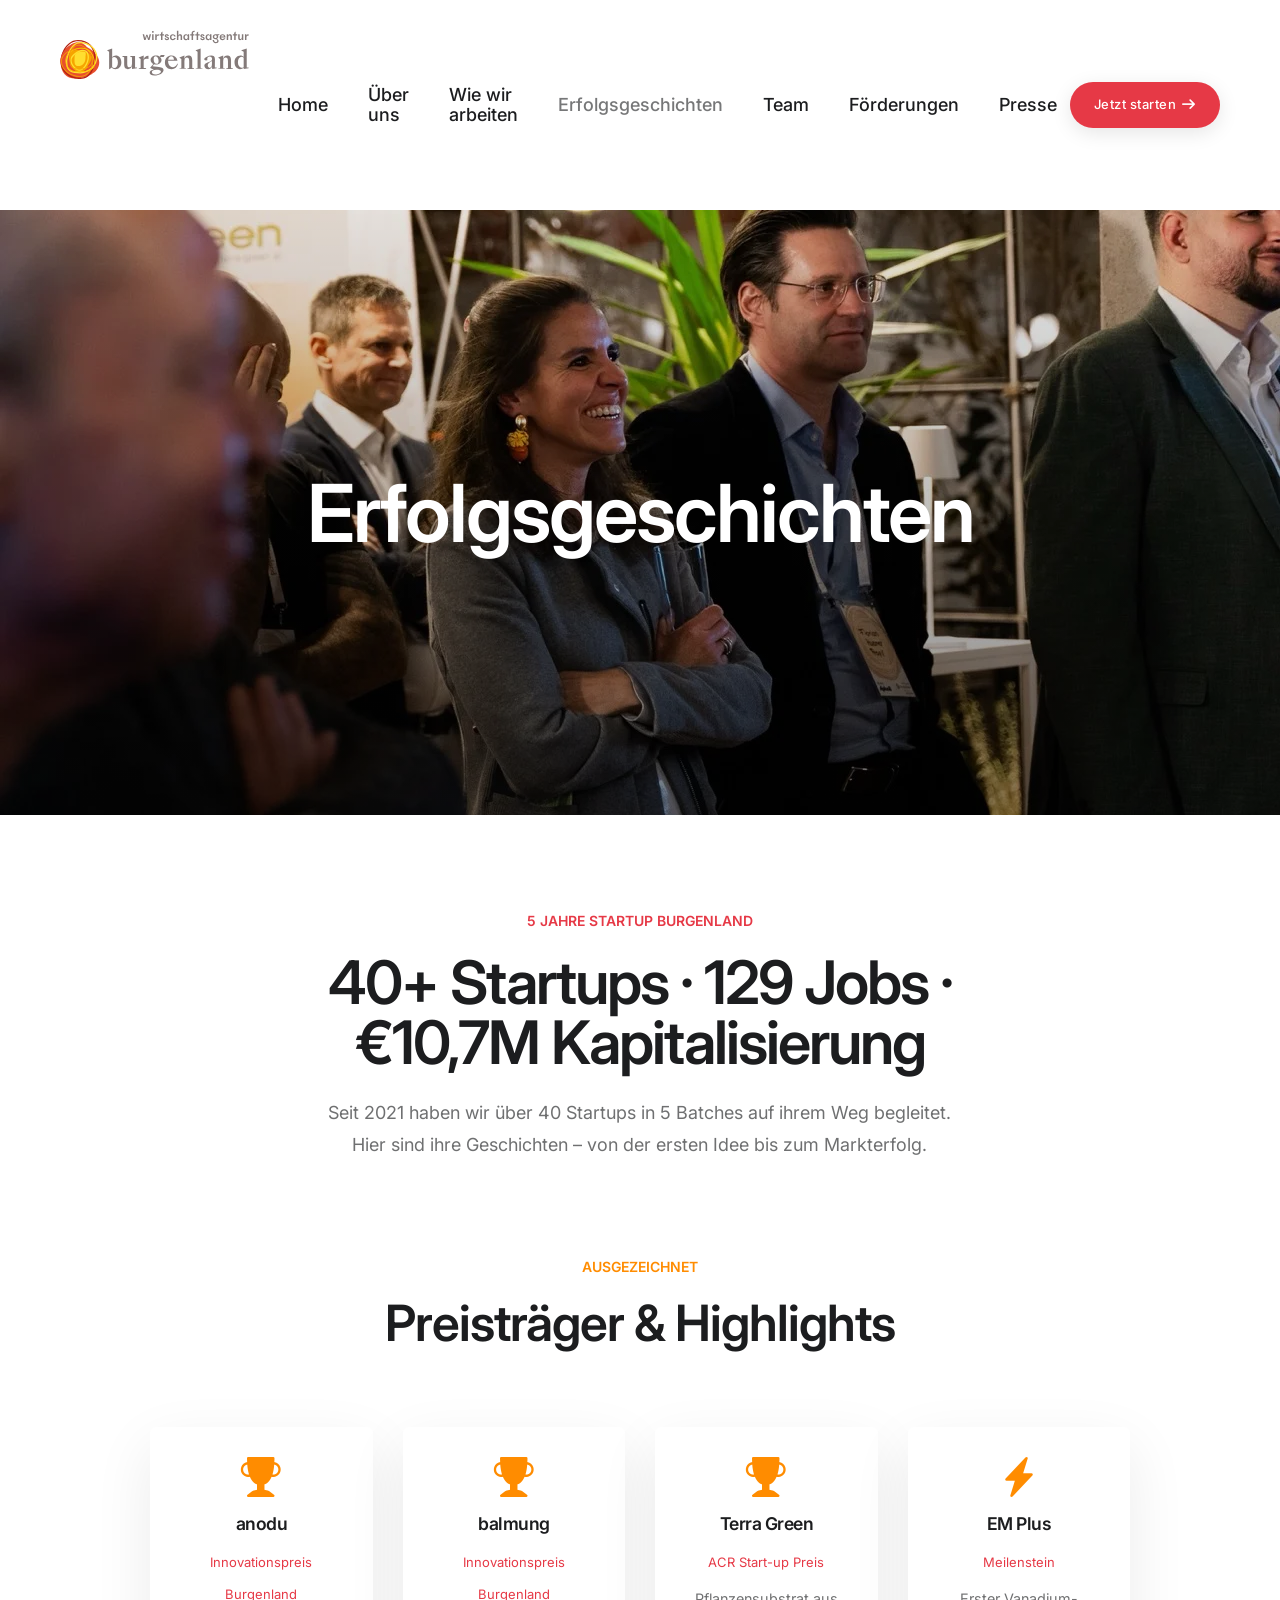
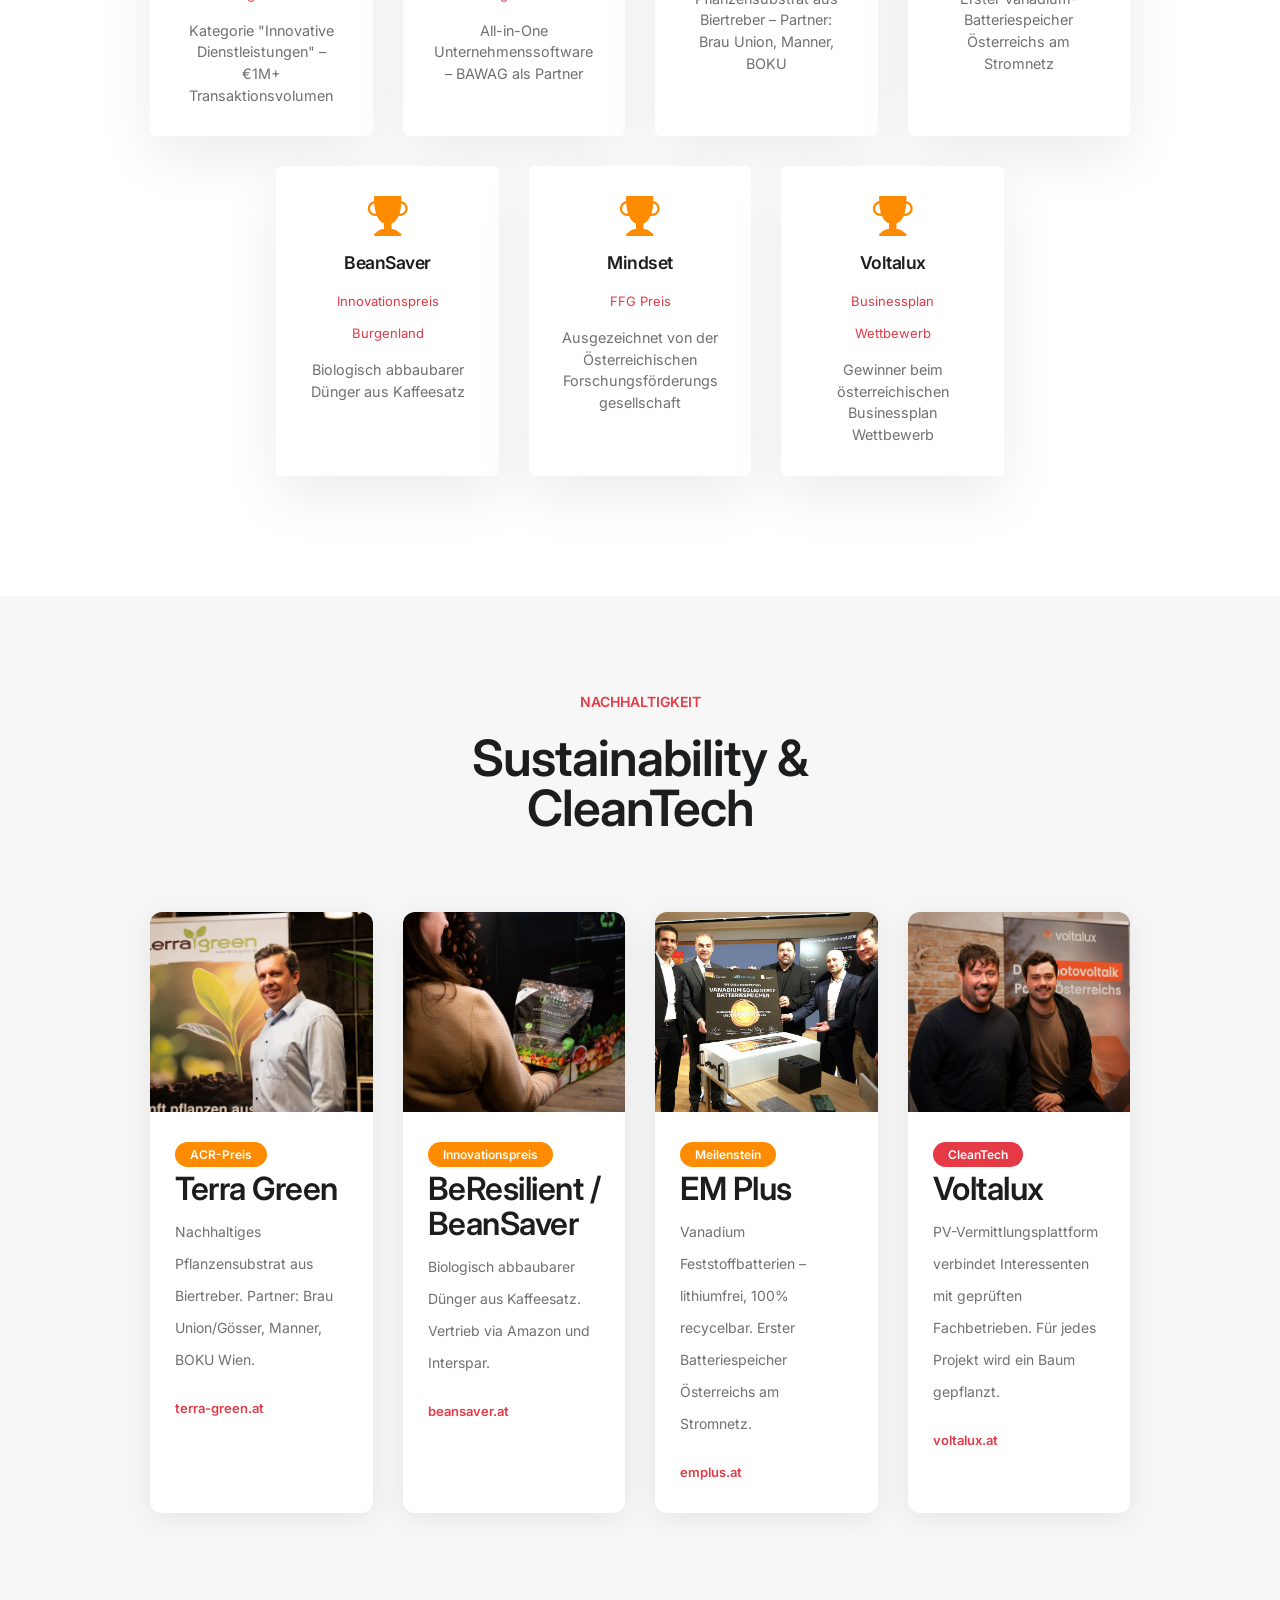
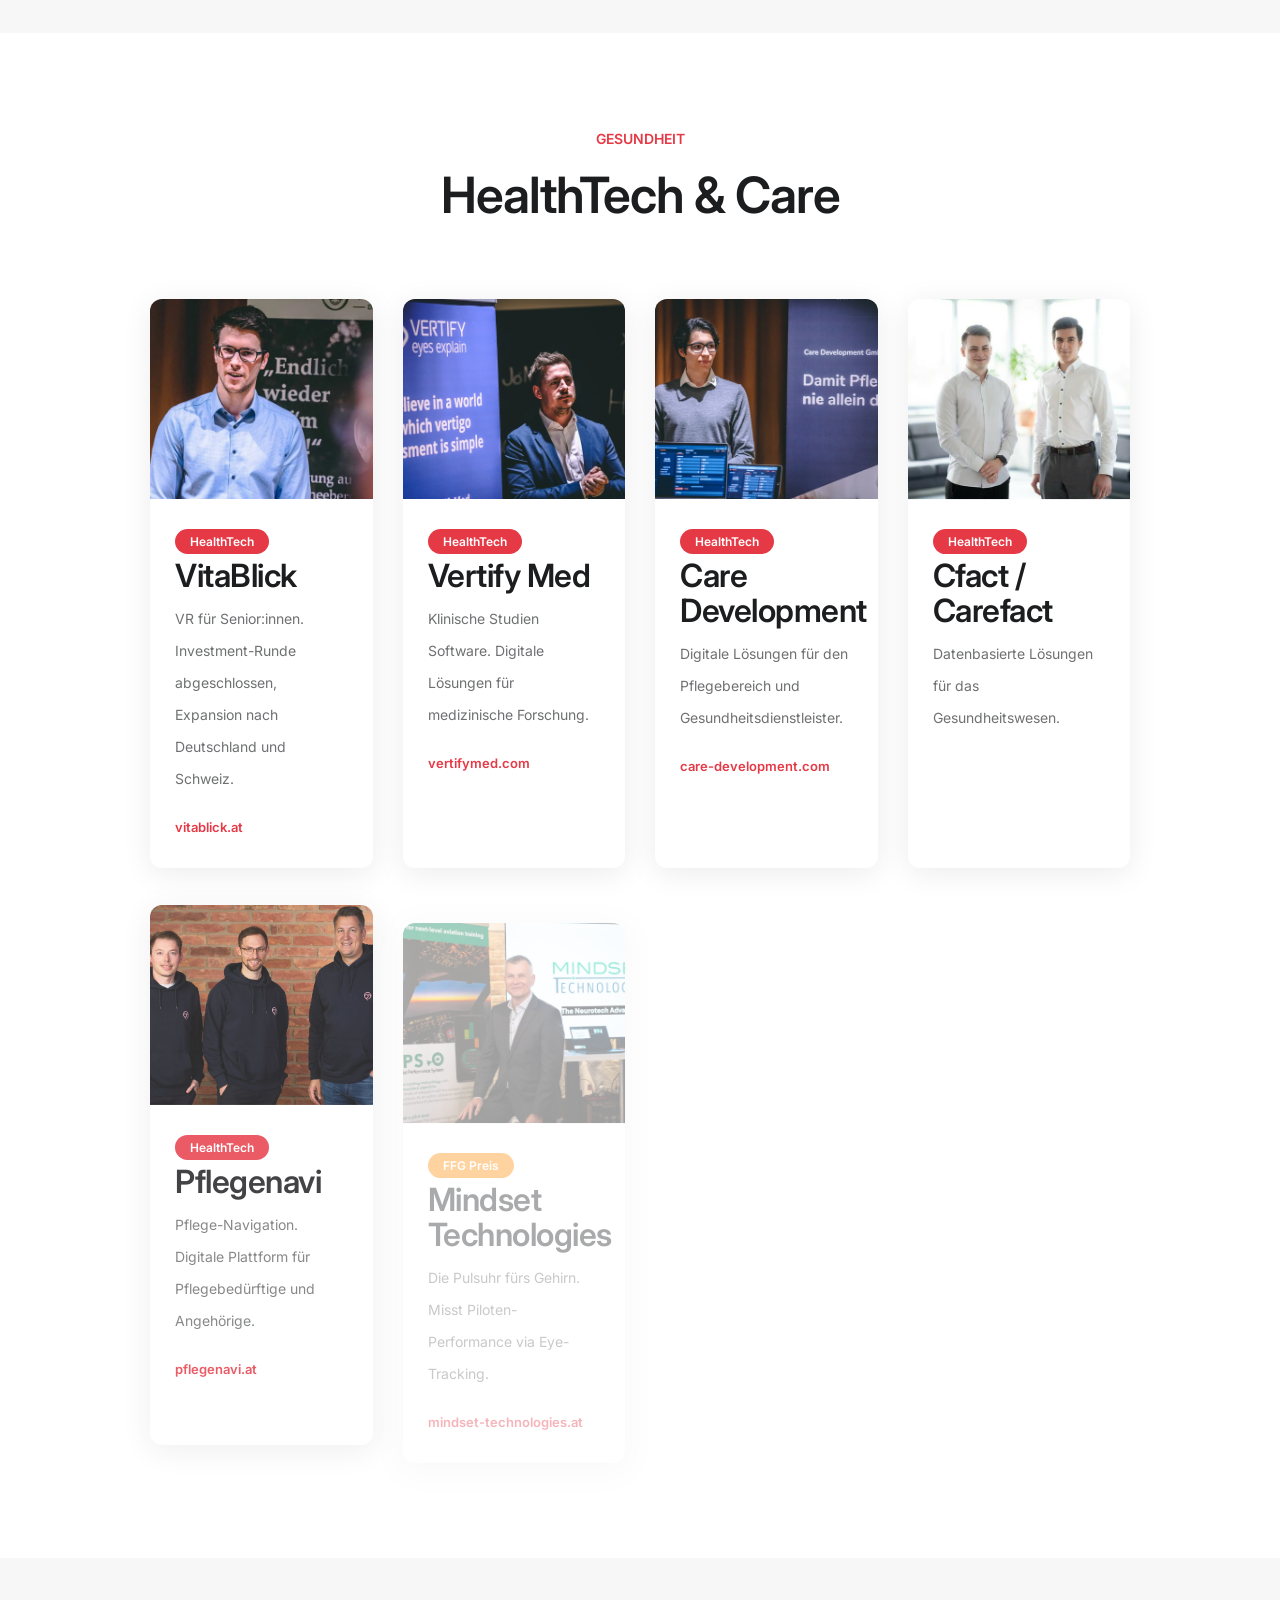
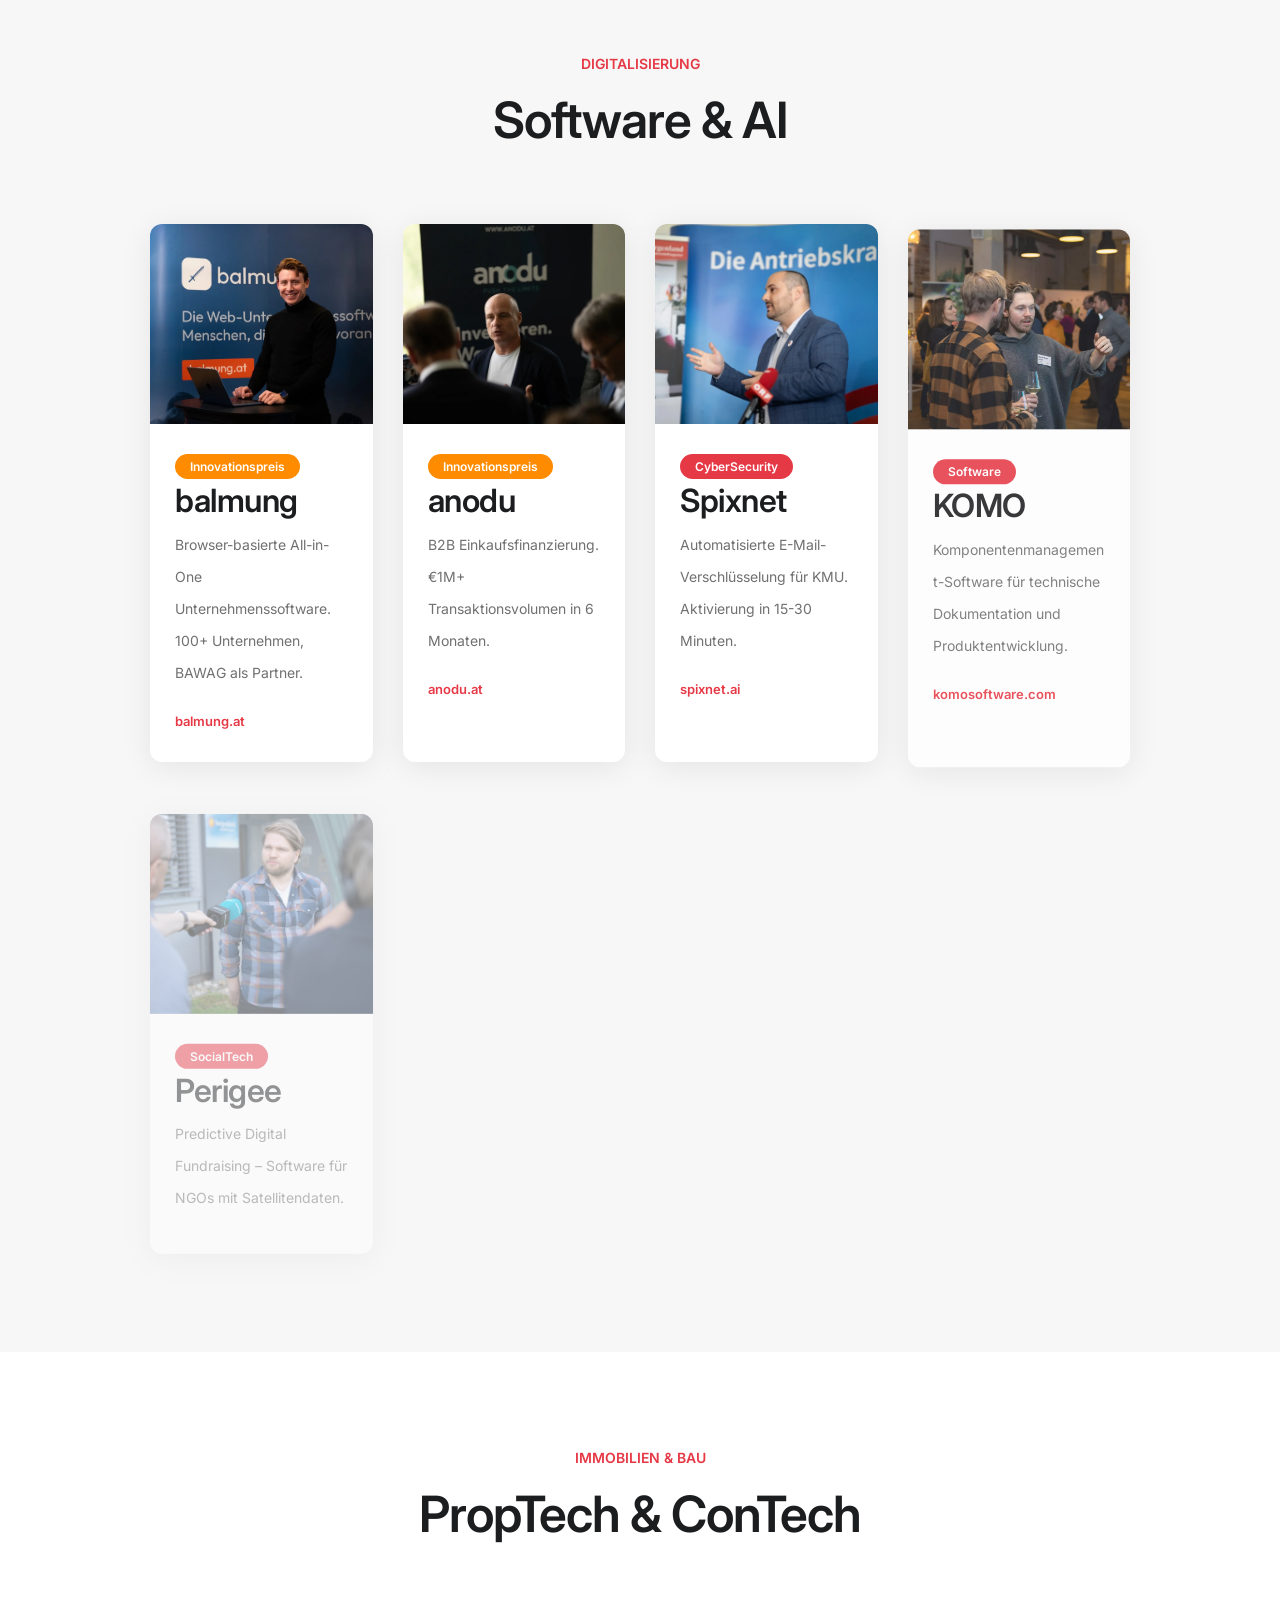
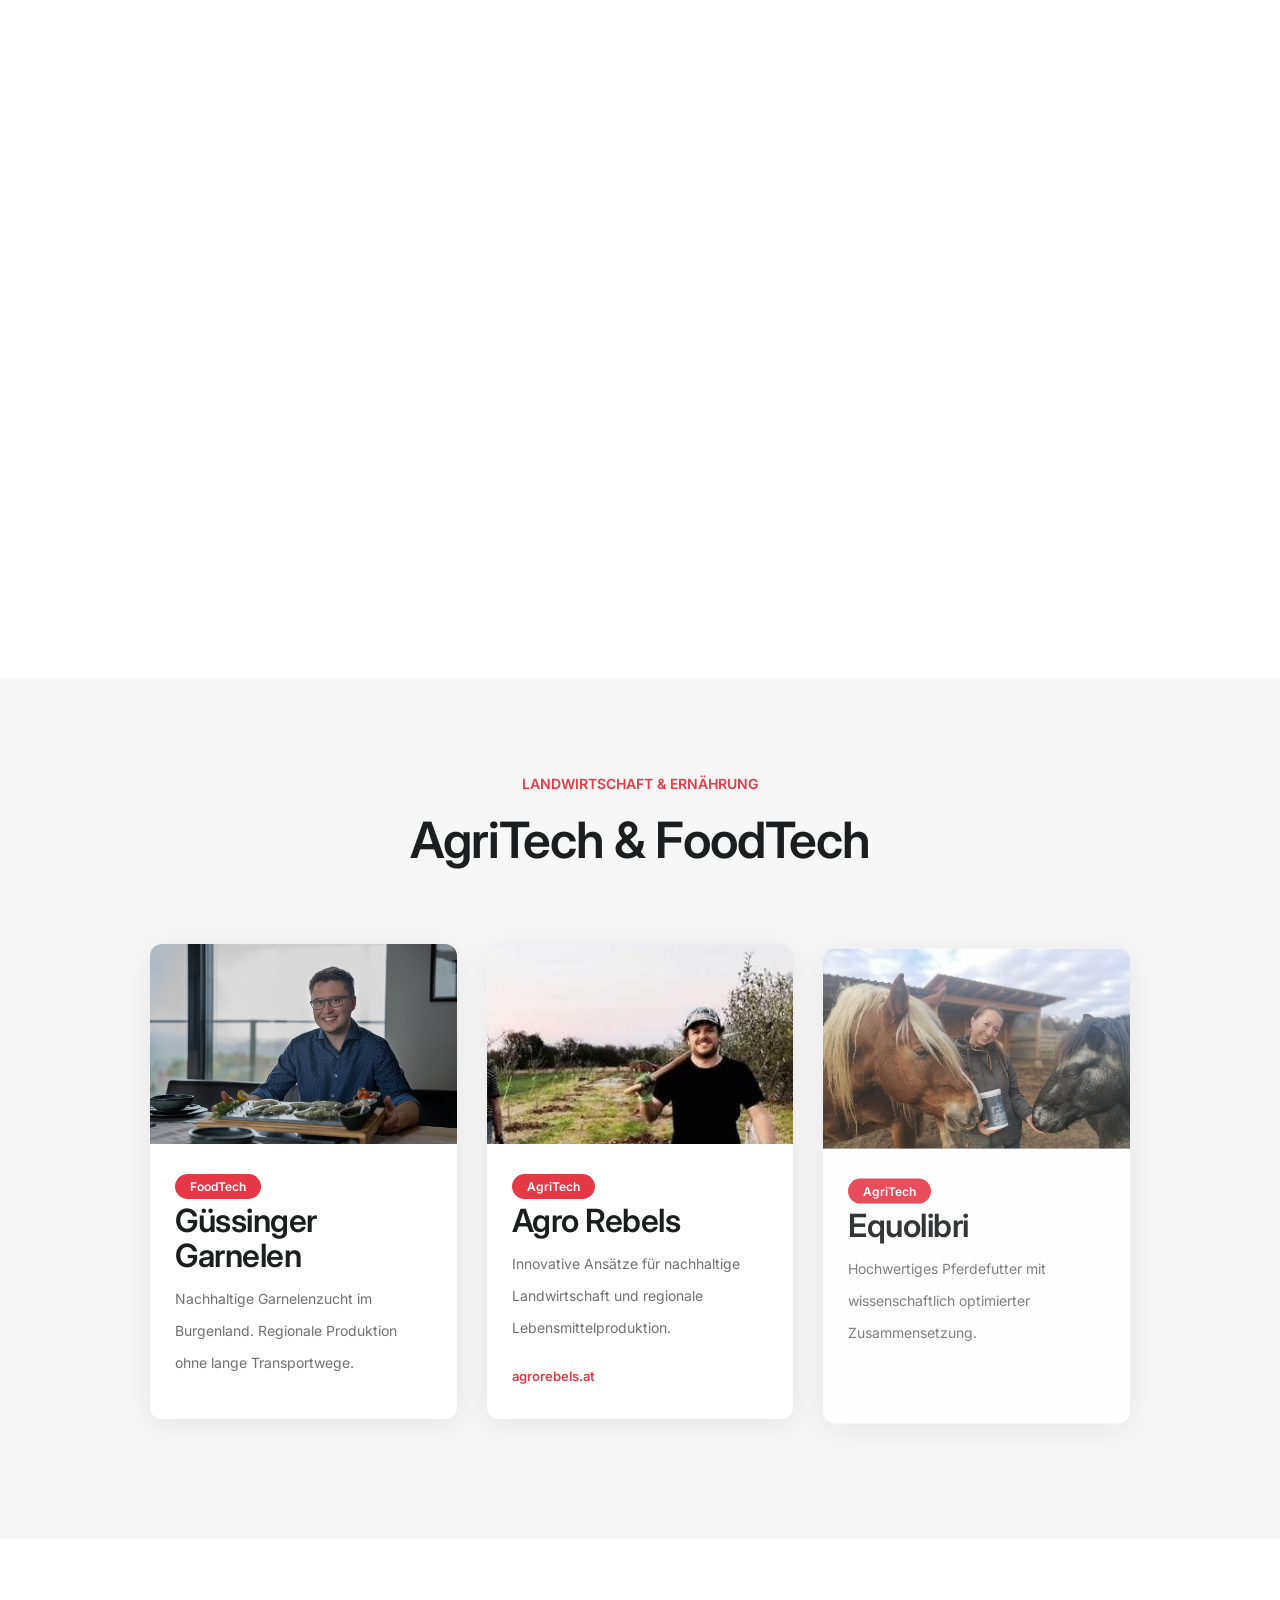
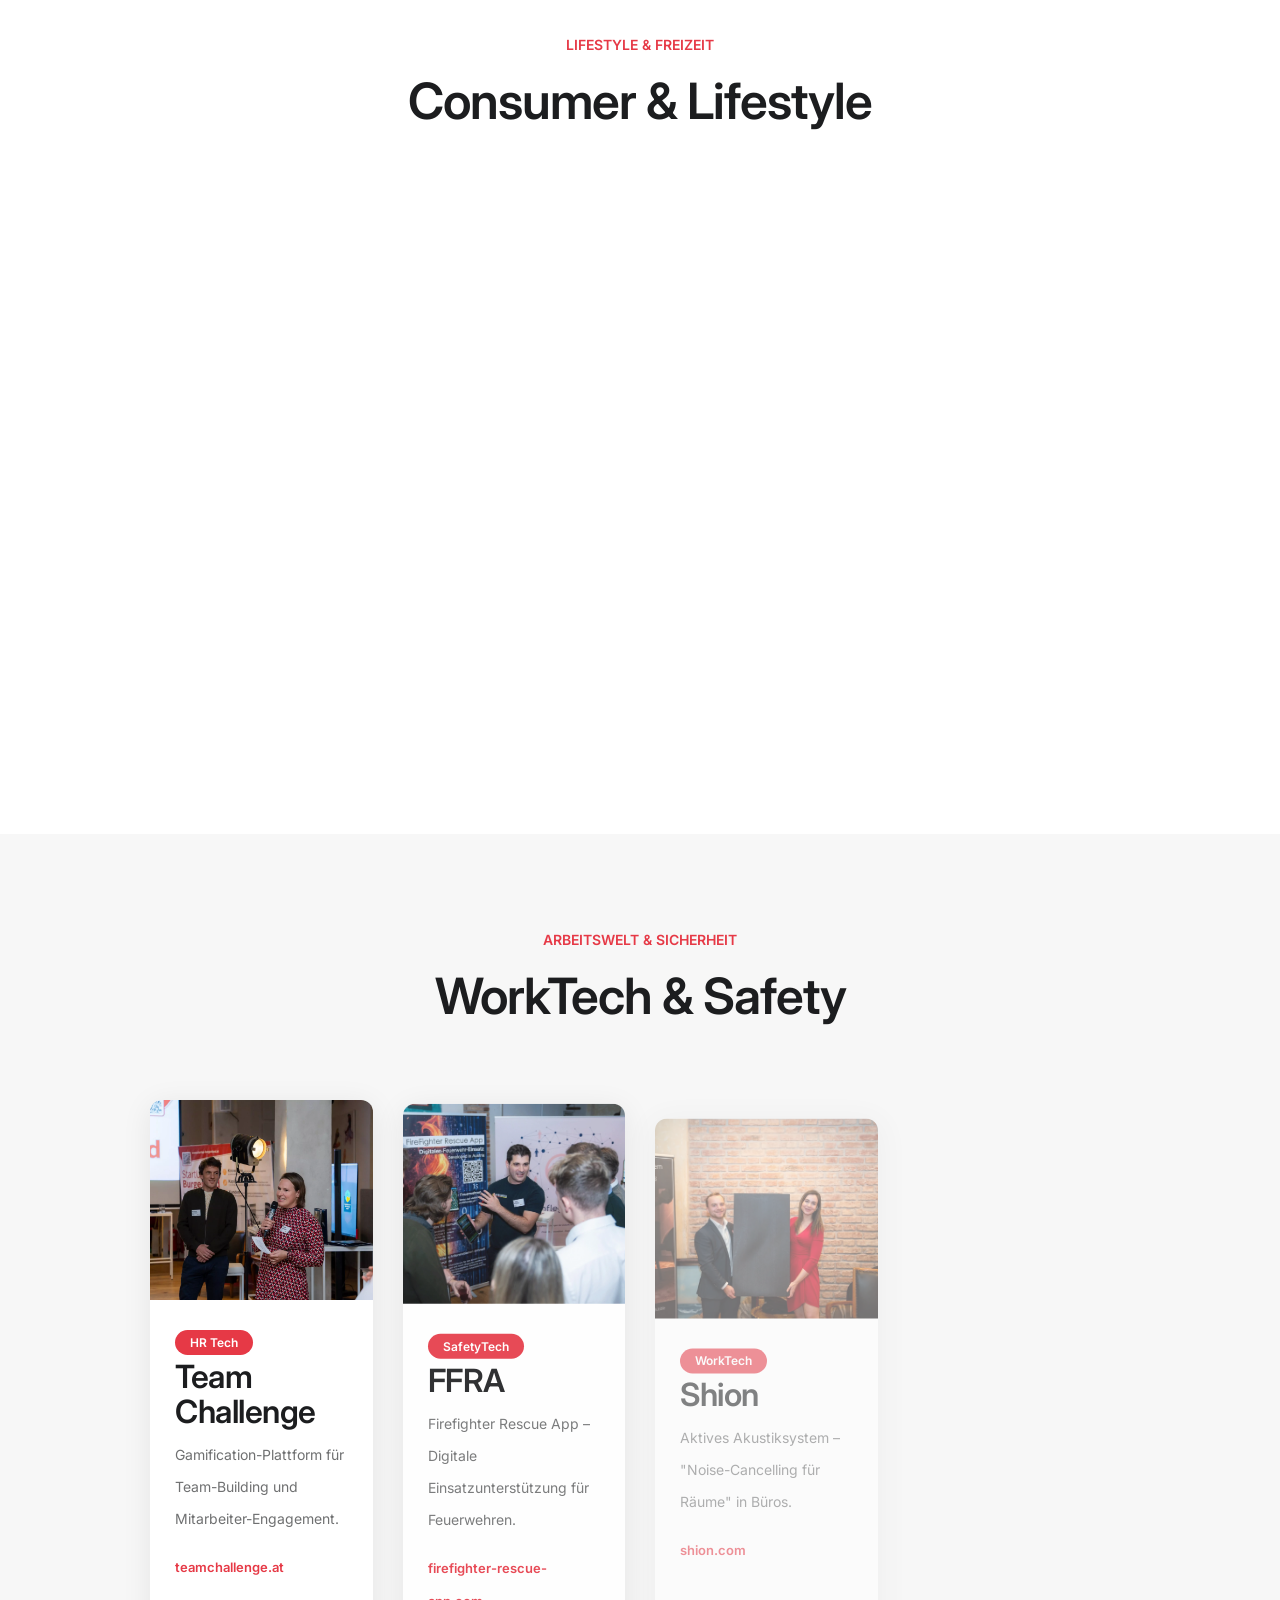
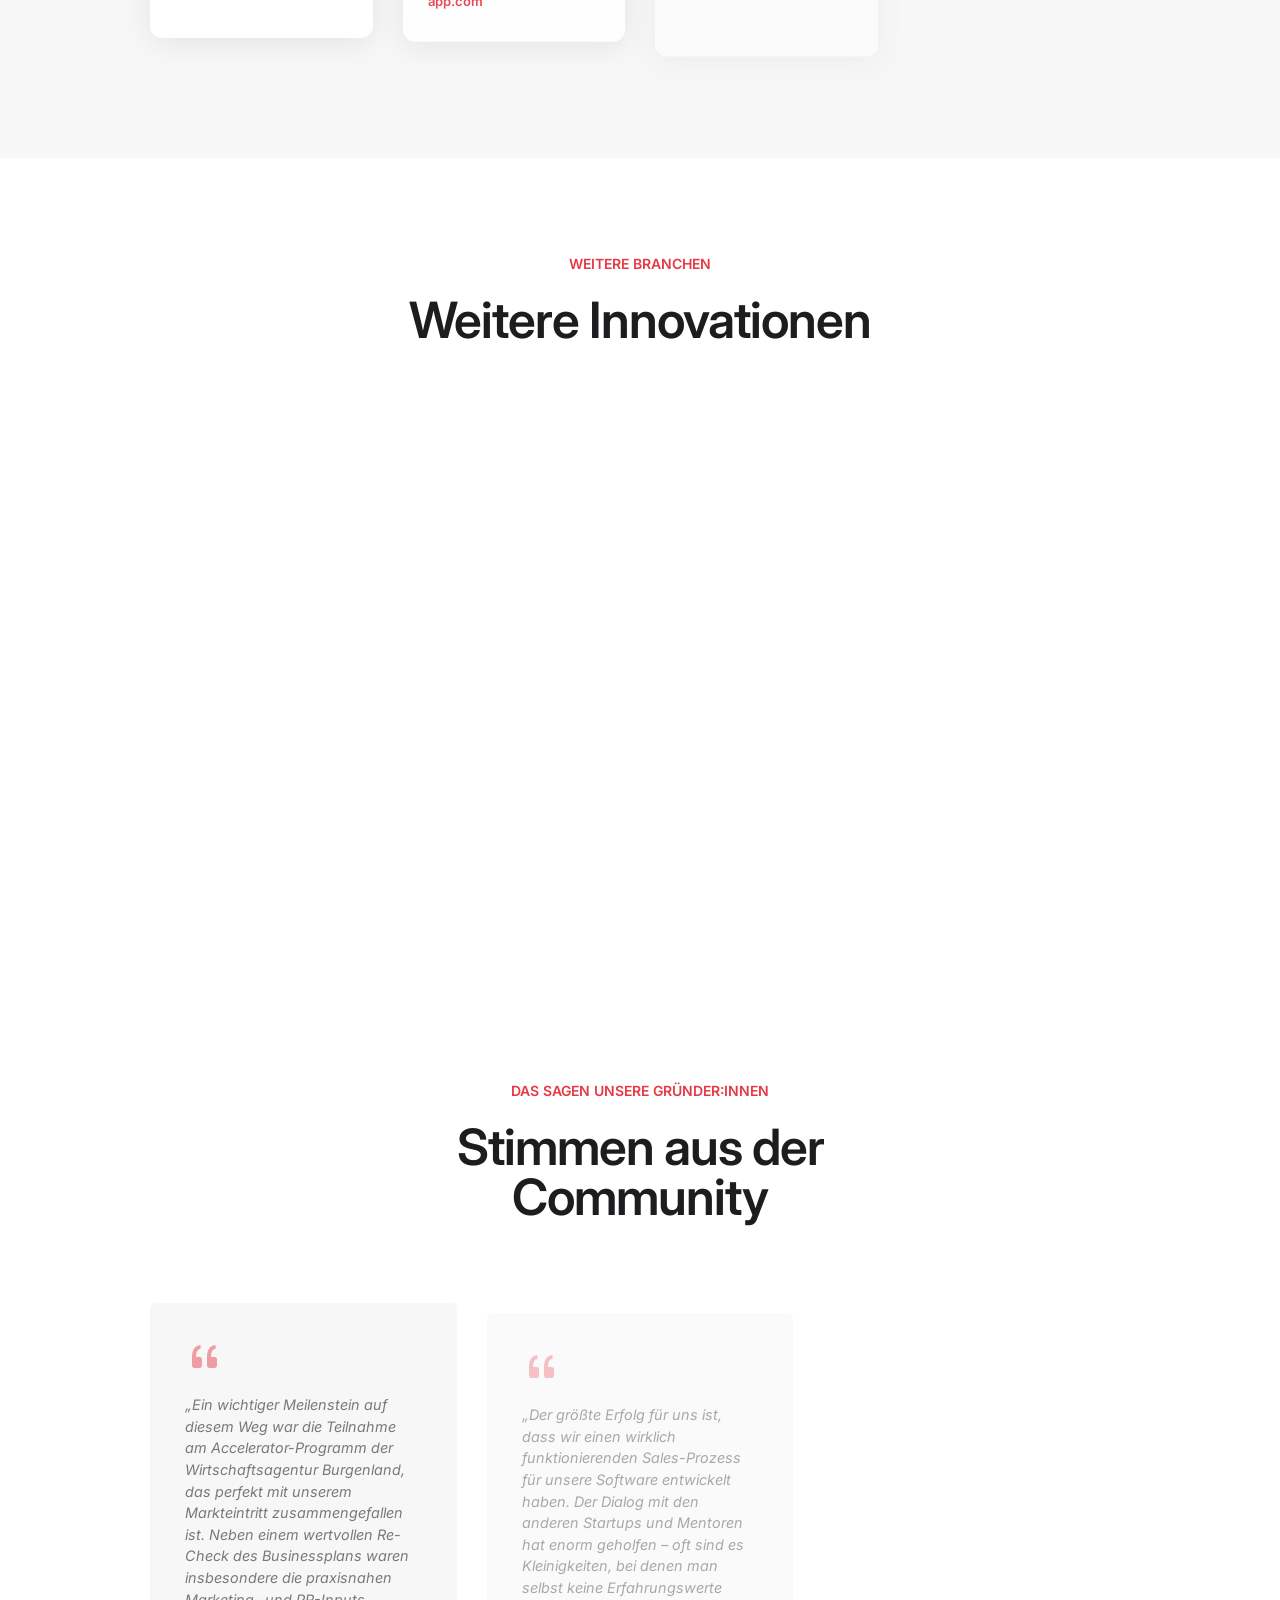
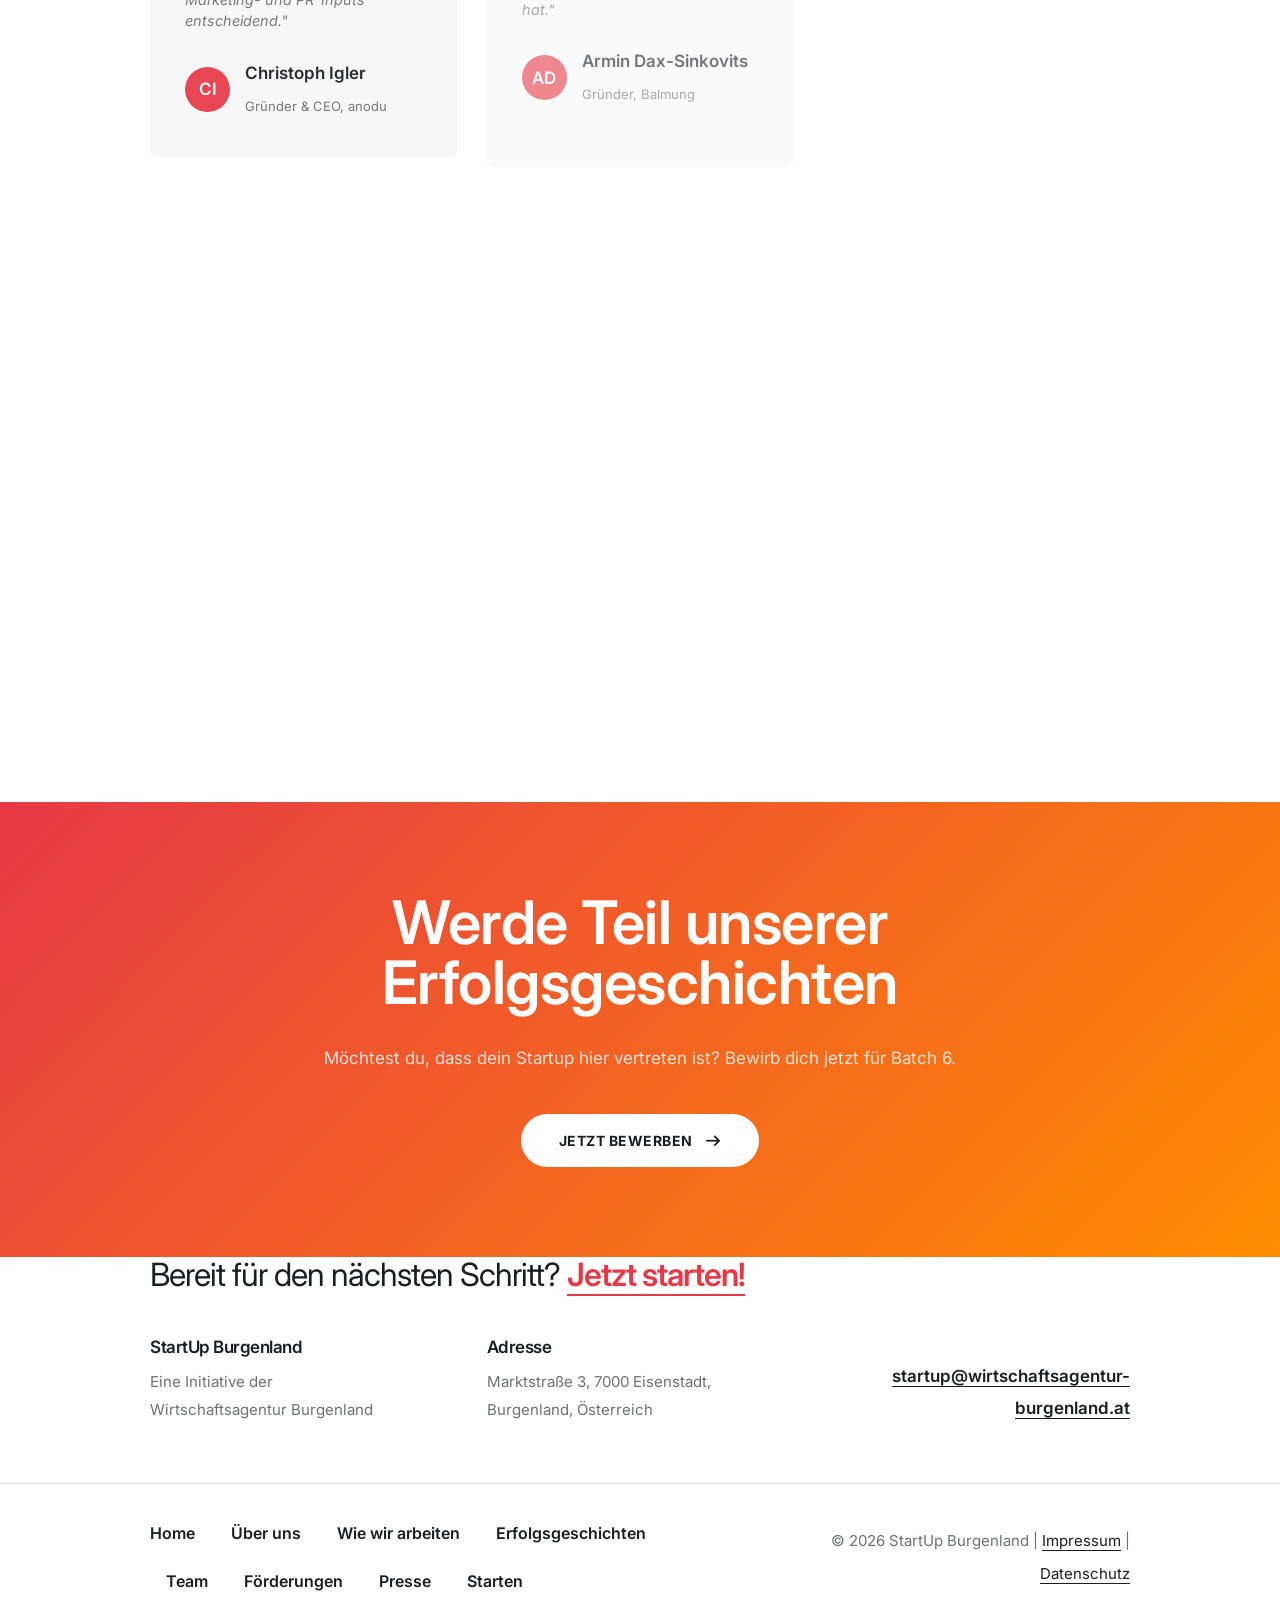
<file: html/erfolgsgeschichten.html>
<!doctype html>
<html class="no-js" lang="de">
    <head>
        <title>Erfolgsgeschichten - StartUp Burgenland</title>
        <meta charset="utf-8">
        <meta http-equiv="X-UA-Compatible" content="IE=edge" />
        <meta name="author" content="StartUp Burgenland">
        <meta name="viewport" content="width=device-width,initial-scale=1.0" />
        <meta name="description" content="Entdecke die Erfolgsgeschichten unserer 40+ Startups - von Batch 1 bis heute. Innovationspreise, Investments und Expansion.">
        <link rel="icon" type="image/png" href="images/favicon.png">
        <link rel="shortcut icon" type="image/png" href="images/favicon.png">
        <link rel="preconnect" href="https://fonts.googleapis.com" crossorigin>
        <link rel="preconnect" href="https://fonts.gstatic.com" crossorigin>
        <link rel="stylesheet" href="css/vendors.min.css"/>
        <link rel="stylesheet" href="css/icon.min.css"/>
        <link rel="stylesheet" href="css/style.css"/>
        <link rel="stylesheet" href="css/responsive.css"/>
        <link rel="stylesheet" href="demos/startup-burgenland/startup-burgenland.css" />
    </head>
    <body data-mobile-nav-style="classic" class="background-position-center-top" style="">
        <!-- start header -->
        <header>
            <nav class="navbar navbar-expand-lg header-light header-transparent bg-transparent disable-fixed">
                <div class="container-fluid">
                    <div class="col-auto col-lg-2 me-lg-0 me-auto">
                        <a class="navbar-brand" href="index.html">
                            <img src="images/startup-burgenland-logo.svg" alt="StartUp Burgenland" class="default-logo">
                            <img src="images/startup-burgenland-logo.svg" alt="StartUp Burgenland" class="alt-logo">
                            <img src="images/startup-burgenland-logo.svg" alt="StartUp Burgenland" class="mobile-logo">
                        </a>
                    </div>
                    <div class="col-auto col-lg-8 menu-order position-static">
                        <button class="navbar-toggler float-start" type="button" data-bs-toggle="collapse" data-bs-target="#navbarNav" aria-controls="navbarNav" aria-label="Toggle navigation">
                            <span class="navbar-toggler-line"></span>
                            <span class="navbar-toggler-line"></span>
                            <span class="navbar-toggler-line"></span>
                            <span class="navbar-toggler-line"></span>
                        </button>
                        <div class="collapse navbar-collapse justify-content-center" id="navbarNav">
                            <ul class="navbar-nav">
                                <li class="nav-item"><a href="index.html" class="nav-link">Home</a></li>
                                <li class="nav-item"><a href="ueber-uns.html" class="nav-link">Über uns</a></li>
                                <li class="nav-item dropdown">
                                    <a href="wie-wir-arbeiten.html" class="nav-link">Wie wir arbeiten</a>
                                    <i class="fa-solid fa-angle-down dropdown-toggle" id="navbarDropdown" role="button" data-bs-toggle="dropdown" aria-expanded="false"></i>
                                    <ul class="dropdown-menu" aria-labelledby="navbarDropdown">
                                        <li><a href="incubator.html" class="dropdown-item">Incubator|Accelerator</a></li>
                                        <li><a href="restartup.html" class="dropdown-item">ReStartUp</a></li>
                                    </ul>
                                </li>
                                <li class="nav-item"><a href="erfolgsgeschichten.html" class="nav-link">Erfolgsgeschichten</a></li>
                                <li class="nav-item"><a href="team.html" class="nav-link">Team</a></li>
                                <li class="nav-item"><a href="foerderungen.html" class="nav-link">Förderungen</a></li>
                                <li class="nav-item"><a href="presse.html" class="nav-link">Presse</a></li>
                            </ul>
                        </div>
                    </div>
                    <div class="col-auto col-lg-2 text-end">
                        <div class="header-icon">
                            <div class="header-button">
                                <a href="starten.html" class="btn btn-rounded btn-sb-red btn-medium btn-switch-text btn-box-shadow text-transform-none">
                                    <span>
                                        <span class="btn-double-text" data-text="Jetzt starten">Jetzt starten</span>
                                        <span><i class="fa-solid fa-arrow-right"></i></span>
                                    </span>
                                </a>
                            </div>
                        </div>
                    </div>
                </div>
            </nav>
        </header>
        <!-- end header -->

        <!-- start page title -->
        <section class="page-title-extra-large cover-background top-space-margin md-top-space-margin" style="background-image: url('images/event-lounge-3.webp')">
            <div class="container">
                <div class="row align-items-center justify-content-center extra-small-screen">
                    <div class="col-12 text-center position-relative">
                        <h1 class="text-white fw-600 mb-0 ls-minus-2px">Erfolgsgeschichten</h1>
                    </div>
                </div>
            </div>
        </section>
        <!-- end page title -->

        <!-- start intro section -->
        <section>
            <div class="container">
                <div class="row justify-content-center">
                    <div class="col-lg-8 text-center">
                        <span class="fs-14 text-uppercase text-sb-red fw-600 mb-15px d-block">5 Jahre StartUp Burgenland</span>
                        <h2 class="text-dark-gray fw-600 ls-minus-2px mb-25px">40+ Startups · 129 Jobs · €10,7M Kapitalisierung</h2>
                        <p class="fs-18 mb-0">Seit 2021 haben wir über 40 Startups in 5 Batches auf ihrem Weg begleitet. Hier sind ihre Geschichten – von der ersten Idee bis zum Markterfolg.</p>
                    </div>
                </div>
            </div>
        </section>
        <!-- end intro section -->

        <!-- start highlights section -->
        <section class="pt-0">
            <div class="container">
                <div class="row justify-content-center mb-5">
                    <div class="col-lg-7 text-center">
                        <span class="fs-14 text-uppercase text-sb-orange fw-600 mb-15px d-block">Ausgezeichnet</span>
                        <h3 class="text-dark-gray fw-600 ls-minus-1px">Preisträger & Highlights</h3>
                    </div>
                </div>
                <div class="row row-cols-1 row-cols-lg-4 row-cols-md-2 justify-content-center" data-anime='{ "el": "childs", "translateY": [30, 0], "opacity": [0,1], "duration": 600, "delay": 200, "staggervalue": 150, "easing": "easeOutQuad" }'>
                    <div class="col mb-30px">
                        <div class="bg-white border-radius-6px p-30px h-100 box-shadow-quadruple-large text-center">
                            <i class="bi bi-trophy-fill fs-40 text-sb-orange mb-15px d-block"></i>
                            <h5 class="text-dark-gray fw-600 mb-10px">anodu</h5>
                            <span class="fs-13 text-sb-red d-block mb-10px">Innovationspreis Burgenland</span>
                            <p class="fs-14 mb-0">Kategorie "Innovative Dienstleistungen" – €1M+ Transaktionsvolumen</p>
                        </div>
                    </div>
                    <div class="col mb-30px">
                        <div class="bg-white border-radius-6px p-30px h-100 box-shadow-quadruple-large text-center">
                            <i class="bi bi-trophy-fill fs-40 text-sb-orange mb-15px d-block"></i>
                            <h5 class="text-dark-gray fw-600 mb-10px">balmung</h5>
                            <span class="fs-13 text-sb-red d-block mb-10px">Innovationspreis Burgenland</span>
                            <p class="fs-14 mb-0">All-in-One Unternehmenssoftware – BAWAG als Partner</p>
                        </div>
                    </div>
                    <div class="col mb-30px">
                        <div class="bg-white border-radius-6px p-30px h-100 box-shadow-quadruple-large text-center">
                            <i class="bi bi-trophy-fill fs-40 text-sb-orange mb-15px d-block"></i>
                            <h5 class="text-dark-gray fw-600 mb-10px">Terra Green</h5>
                            <span class="fs-13 text-sb-red d-block mb-10px">ACR Start-up Preis</span>
                            <p class="fs-14 mb-0">Pflanzensubstrat aus Biertreber – Partner: Brau Union, Manner, BOKU</p>
                        </div>
                    </div>
                    <div class="col mb-30px">
                        <div class="bg-white border-radius-6px p-30px h-100 box-shadow-quadruple-large text-center">
                            <i class="bi bi-lightning-charge-fill fs-40 text-sb-orange mb-15px d-block"></i>
                            <h5 class="text-dark-gray fw-600 mb-10px">EM Plus</h5>
                            <span class="fs-13 text-sb-red d-block mb-10px">Meilenstein</span>
                            <p class="fs-14 mb-0">Erster Vanadium-Batteriespeicher Österreichs am Stromnetz</p>
                        </div>
                    </div>
                    <div class="col mb-30px">
                        <div class="bg-white border-radius-6px p-30px h-100 box-shadow-quadruple-large text-center">
                            <i class="bi bi-trophy-fill fs-40 text-sb-orange mb-15px d-block"></i>
                            <h5 class="text-dark-gray fw-600 mb-10px">BeanSaver</h5>
                            <span class="fs-13 text-sb-red d-block mb-10px">Innovationspreis Burgenland</span>
                            <p class="fs-14 mb-0">Biologisch abbaubarer Dünger aus Kaffeesatz</p>
                        </div>
                    </div>
                    <div class="col mb-30px">
                        <div class="bg-white border-radius-6px p-30px h-100 box-shadow-quadruple-large text-center">
                            <i class="bi bi-trophy-fill fs-40 text-sb-orange mb-15px d-block"></i>
                            <h5 class="text-dark-gray fw-600 mb-10px">Mindset</h5>
                            <span class="fs-13 text-sb-red d-block mb-10px">FFG Preis</span>
                            <p class="fs-14 mb-0">Ausgezeichnet von der Österreichischen Forschungsförderungsgesellschaft</p>
                        </div>
                    </div>
                    <div class="col mb-30px">
                        <div class="bg-white border-radius-6px p-30px h-100 box-shadow-quadruple-large text-center">
                            <i class="bi bi-trophy-fill fs-40 text-sb-orange mb-15px d-block"></i>
                            <h5 class="text-dark-gray fw-600 mb-10px">Voltalux</h5>
                            <span class="fs-13 text-sb-red d-block mb-10px">Businessplan Wettbewerb</span>
                            <p class="fs-14 mb-0">Gewinner beim österreichischen Businessplan Wettbewerb</p>
                        </div>
                    </div>
                </div>
            </div>
        </section>
        <!-- end highlights section -->

        <!-- Sustainability & CleanTech -->
        <section class="bg-very-light-gray">
            <div class="container">
                <div class="row justify-content-center mb-5">
                    <div class="col-lg-7 text-center">
                        <span class="fs-14 text-uppercase text-sb-red fw-600 mb-15px d-block">Nachhaltigkeit</span>
                        <h3 class="text-dark-gray fw-600 ls-minus-1px">Sustainability & CleanTech</h3>
                    </div>
                </div>
                <div class="row row-cols-1 row-cols-lg-4 row-cols-md-2" data-anime='{ "el": "childs", "translateY": [40, 0], "opacity": [0,1], "duration": 800, "delay": 200, "staggervalue": 300, "easing": "easeOutQuad" }'>
                    <!-- Terra Green -->
                    <div class="col mb-30px">
                        <div class="startup-card h-100">
                            <img src="images/startup-terragreen.webp" alt="Terra Green" class="w-100"/>
                            <div class="p-25px">
                                <span class="card-badge bg-sb-orange mb-10px">ACR-Preis</span>
                                <h5 class="text-dark-gray fw-600 mb-10px">Terra Green</h5>
                                <p class="fs-14 mb-15px">Nachhaltiges Pflanzensubstrat aus Biertreber. Partner: Brau Union/Gösser, Manner, BOKU Wien.</p>
                                <a href="https://terra-green.at" target="_blank" class="fs-13 text-sb-red fw-600">terra-green.at</a>
                            </div>
                        </div>
                    </div>
                    <!-- BeanSaver -->
                    <div class="col mb-30px">
                        <div class="startup-card h-100">
                            <img src="images/startup-beansaver.webp" alt="BeanSaver" class="w-100"/>
                            <div class="p-25px">
                                <span class="card-badge bg-sb-orange mb-10px">Innovationspreis</span>
                                <h5 class="text-dark-gray fw-600 mb-10px">BeResilient / BeanSaver</h5>
                                <p class="fs-14 mb-15px">Biologisch abbaubarer Dünger aus Kaffeesatz. Vertrieb via Amazon und Interspar.</p>
                                <a href="https://beansaver.at" target="_blank" class="fs-13 text-sb-red fw-600">beansaver.at</a>
                            </div>
                        </div>
                    </div>
                    <!-- EM Plus -->
                    <div class="col mb-30px">
                        <div class="startup-card h-100">
                            <img src="images/startup-emplus.jpg" alt="EM Plus" class="w-100"/>
                            <div class="p-25px">
                                <span class="card-badge bg-sb-orange mb-10px">Meilenstein</span>
                                <h5 class="text-dark-gray fw-600 mb-10px">EM Plus</h5>
                                <p class="fs-14 mb-15px">Vanadium Feststoffbatterien – lithiumfrei, 100% recycelbar. Erster Batteriespeicher Österreichs am Stromnetz.</p>
                                <a href="https://emplus.at" target="_blank" class="fs-13 text-sb-red fw-600">emplus.at</a>
                            </div>
                        </div>
                    </div>
                    <!-- Voltalux -->
                    <div class="col mb-30px">
                        <div class="startup-card h-100">
                            <img src="images/startup-voltalux.webp" alt="Voltalux" class="w-100"/>
                            <div class="p-25px">
                                <span class="card-badge mb-10px">CleanTech</span>
                                <h5 class="text-dark-gray fw-600 mb-10px">Voltalux</h5>
                                <p class="fs-14 mb-15px">PV-Vermittlungsplattform verbindet Interessenten mit geprüften Fachbetrieben. Für jedes Projekt wird ein Baum gepflanzt.</p>
                                <a href="https://voltalux.at" target="_blank" class="fs-13 text-sb-red fw-600">voltalux.at</a>
                            </div>
                        </div>
                    </div>
                </div>
            </div>
        </section>

        <!-- HealthTech & Care -->
        <section>
            <div class="container">
                <div class="row justify-content-center mb-5">
                    <div class="col-lg-7 text-center">
                        <span class="fs-14 text-uppercase text-sb-red fw-600 mb-15px d-block">Gesundheit</span>
                        <h3 class="text-dark-gray fw-600 ls-minus-1px">HealthTech & Care</h3>
                    </div>
                </div>
                <div class="row row-cols-1 row-cols-lg-4 row-cols-md-2" data-anime='{ "el": "childs", "translateY": [40, 0], "opacity": [0,1], "duration": 800, "delay": 200, "staggervalue": 300, "easing": "easeOutQuad" }'>
                    <!-- VitaBlick -->
                    <div class="col mb-30px">
                        <div class="startup-card h-100">
                            <img src="images/startup-vitablick.webp" alt="VitaBlick" class="w-100"/>
                            <div class="p-25px">
                                <span class="card-badge mb-10px">HealthTech</span>
                                <h5 class="text-dark-gray fw-600 mb-10px">VitaBlick</h5>
                                <p class="fs-14 mb-15px">VR für Senior:innen. Investment-Runde abgeschlossen, Expansion nach Deutschland und Schweiz.</p>
                                <a href="https://vitablick.at" target="_blank" class="fs-13 text-sb-red fw-600">vitablick.at</a>
                            </div>
                        </div>
                    </div>
                    <!-- Vertify Med -->
                    <div class="col mb-30px">
                        <div class="startup-card h-100">
                            <img src="images/startup-vertify.webp" alt="Vertify Med" class="w-100"/>
                            <div class="p-25px">
                                <span class="card-badge mb-10px">HealthTech</span>
                                <h5 class="text-dark-gray fw-600 mb-10px">Vertify Med</h5>
                                <p class="fs-14 mb-15px">Klinische Studien Software. Digitale Lösungen für medizinische Forschung.</p>
                                <a href="https://vertifymed.com" target="_blank" class="fs-13 text-sb-red fw-600">vertifymed.com</a>
                            </div>
                        </div>
                    </div>
                    <!-- Caredevelopment -->
                    <div class="col mb-30px">
                        <div class="startup-card h-100">
                            <img src="images/startup-caredevelopment.webp" alt="Caredevelopment" class="w-100"/>
                            <div class="p-25px">
                                <span class="card-badge mb-10px">HealthTech</span>
                                <h5 class="text-dark-gray fw-600 mb-10px">Care Development</h5>
                                <p class="fs-14 mb-15px">Digitale Lösungen für den Pflegebereich und Gesundheitsdienstleister.</p>
                                <a href="https://care-development.com" target="_blank" class="fs-13 text-sb-red fw-600">care-development.com</a>
                            </div>
                        </div>
                    </div>
                    <!-- Carefact -->
                    <div class="col mb-30px">
                        <div class="startup-card h-100">
                            <img src="images/startup-carefact.jpg" alt="Carefact" class="w-100"/>
                            <div class="p-25px">
                                <span class="card-badge mb-10px">HealthTech</span>
                                <h5 class="text-dark-gray fw-600 mb-10px">Cfact / Carefact</h5>
                                <p class="fs-14 mb-15px">Datenbasierte Lösungen für das Gesundheitswesen.</p>
                            </div>
                        </div>
                    </div>
                    <!-- Pflegenavi -->
                    <div class="col mb-30px">
                        <div class="startup-card h-100">
                            <img src="images/startup-pflegenavi.jpg" alt="Pflegenavi" class="w-100"/>
                            <div class="p-25px">
                                <span class="card-badge mb-10px">HealthTech</span>
                                <h5 class="text-dark-gray fw-600 mb-10px">Pflegenavi</h5>
                                <p class="fs-14 mb-15px">Pflege-Navigation. Digitale Plattform für Pflegebedürftige und Angehörige.</p>
                                <a href="https://pflegenavi.at" target="_blank" class="fs-13 text-sb-red fw-600">pflegenavi.at</a>
                            </div>
                        </div>
                    </div>
                    <!-- Mindset Technologies -->
                    <div class="col mb-30px">
                        <div class="startup-card h-100">
                            <img src="images/startup-mindset.webp" alt="Mindset Technologies" class="w-100"/>
                            <div class="p-25px">
                                <span class="card-badge bg-sb-orange mb-10px">FFG Preis</span>
                                <h5 class="text-dark-gray fw-600 mb-10px">Mindset Technologies</h5>
                                <p class="fs-14 mb-15px">Die Pulsuhr fürs Gehirn. Misst Piloten-Performance via Eye-Tracking.</p>
                                <a href="https://mindset-technologies.at" target="_blank" class="fs-13 text-sb-red fw-600">mindset-technologies.at</a>
                            </div>
                        </div>
                    </div>
                </div>
            </div>
        </section>

        <!-- Software & AI -->
        <section class="bg-very-light-gray">
            <div class="container">
                <div class="row justify-content-center mb-5">
                    <div class="col-lg-7 text-center">
                        <span class="fs-14 text-uppercase text-sb-red fw-600 mb-15px d-block">Digitalisierung</span>
                        <h3 class="text-dark-gray fw-600 ls-minus-1px">Software & AI</h3>
                    </div>
                </div>
                <div class="row row-cols-1 row-cols-lg-4 row-cols-md-2" data-anime='{ "el": "childs", "translateY": [40, 0], "opacity": [0,1], "duration": 800, "delay": 200, "staggervalue": 300, "easing": "easeOutQuad" }'>
                    <!-- balmung -->
                    <div class="col mb-30px">
                        <div class="startup-card h-100">
                            <img src="images/startup-balmung.webp" alt="balmung" class="w-100"/>
                            <div class="p-25px">
                                <span class="card-badge bg-sb-orange mb-10px">Innovationspreis</span>
                                <h5 class="text-dark-gray fw-600 mb-10px">balmung</h5>
                                <p class="fs-14 mb-15px">Browser-basierte All-in-One Unternehmenssoftware. 100+ Unternehmen, BAWAG als Partner.</p>
                                <a href="https://balmung.at" target="_blank" class="fs-13 text-sb-red fw-600">balmung.at</a>
                            </div>
                        </div>
                    </div>
                    <!-- anodu -->
                    <div class="col mb-30px">
                        <div class="startup-card h-100">
                            <img src="images/startup-anodu.webp" alt="anodu" class="w-100"/>
                            <div class="p-25px">
                                <span class="card-badge bg-sb-orange mb-10px">Innovationspreis</span>
                                <h5 class="text-dark-gray fw-600 mb-10px">anodu</h5>
                                <p class="fs-14 mb-15px">B2B Einkaufsfinanzierung. €1M+ Transaktionsvolumen in 6 Monaten.</p>
                                <a href="https://anodu.at" target="_blank" class="fs-13 text-sb-red fw-600">anodu.at</a>
                            </div>
                        </div>
                    </div>
                    <!-- Spixnet -->
                    <div class="col mb-30px">
                        <div class="startup-card h-100">
                            <img src="images/startup-spixnet.webp" alt="Spixnet" class="w-100"/>
                            <div class="p-25px">
                                <span class="card-badge mb-10px">CyberSecurity</span>
                                <h5 class="text-dark-gray fw-600 mb-10px">Spixnet</h5>
                                <p class="fs-14 mb-15px">Automatisierte E-Mail-Verschlüsselung für KMU. Aktivierung in 15-30 Minuten.</p>
                                <a href="https://spixnet.ai" target="_blank" class="fs-13 text-sb-red fw-600">spixnet.ai</a>
                            </div>
                        </div>
                    </div>
                    <!-- KOMO -->
                    <div class="col mb-30px">
                        <div class="startup-card h-100">
                            <img src="images/startup-komo.webp" alt="KOMO" class="w-100"/>
                            <div class="p-25px">
                                <span class="card-badge mb-10px">Software</span>
                                <h5 class="text-dark-gray fw-600 mb-10px">KOMO</h5>
                                <p class="fs-14 mb-15px">Komponentenmanagement-Software für technische Dokumentation und Produktentwicklung.</p>
                                <a href="https://komosoftware.com" target="_blank" class="fs-13 text-sb-red fw-600">komosoftware.com</a>
                            </div>
                        </div>
                    </div>
                    <!-- Perigee -->
                    <div class="col mb-30px">
                        <div class="startup-card h-100">
                            <img src="images/startup-perrigee.webp" alt="Perigee" class="w-100"/>
                            <div class="p-25px">
                                <span class="card-badge mb-10px">SocialTech</span>
                                <h5 class="text-dark-gray fw-600 mb-10px">Perigee</h5>
                                <p class="fs-14 mb-15px">Predictive Digital Fundraising – Software für NGOs mit Satellitendaten.</p>
                            </div>
                        </div>
                    </div>
                </div>
            </div>
        </section>

        <!-- PropTech & ConTech -->
        <section>
            <div class="container">
                <div class="row justify-content-center mb-5">
                    <div class="col-lg-7 text-center">
                        <span class="fs-14 text-uppercase text-sb-red fw-600 mb-15px d-block">Immobilien & Bau</span>
                        <h3 class="text-dark-gray fw-600 ls-minus-1px">PropTech & ConTech</h3>
                    </div>
                </div>
                <div class="row row-cols-1 row-cols-lg-4 row-cols-md-2" data-anime='{ "el": "childs", "translateY": [40, 0], "opacity": [0,1], "duration": 800, "delay": 200, "staggervalue": 300, "easing": "easeOutQuad" }'>
                    <!-- PropX -->
                    <div class="col mb-30px">
                        <div class="startup-card h-100">
                            <img src="images/startup-propx.webp" alt="PropX" class="w-100"/>
                            <div class="p-25px">
                                <span class="card-badge mb-10px">PropTech</span>
                                <h5 class="text-dark-gray fw-600 mb-10px">PropX</h5>
                                <p class="fs-14 mb-15px">Virtuelle 3D-Welten für Immobilienprojekte. ~8% höhere Verkaufspreise.</p>
                                <a href="https://propx.io" target="_blank" class="fs-13 text-sb-red fw-600">propx.io</a>
                            </div>
                        </div>
                    </div>
                    <!-- BIMExperts -->
                    <div class="col mb-30px">
                        <div class="startup-card h-100">
                            <img src="images/startup-bimexperts.webp" alt="BIMExperts" class="w-100"/>
                            <div class="p-25px">
                                <span class="card-badge mb-10px">ConTech</span>
                                <h5 class="text-dark-gray fw-600 mb-10px">BIMExperts</h5>
                                <p class="fs-14 mb-15px">Building Information Modeling Lösungen. Digitale Planung und Projektmanagement.</p>
                                <a href="https://bimexperts.com" target="_blank" class="fs-13 text-sb-red fw-600">bimexperts.com</a>
                            </div>
                        </div>
                    </div>
                    <!-- Friends in Flats -->
                    <div class="col mb-30px">
                        <div class="startup-card h-100">
                            <img src="images/startup-friendsinflats.webp" alt="Friends in Flats" class="w-100"/>
                            <div class="p-25px">
                                <span class="card-badge mb-10px">PropTech</span>
                                <h5 class="text-dark-gray fw-600 mb-10px">Friends in Flats</h5>
                                <p class="fs-14 mb-15px">Community-basierte Wohnungsvermittlung. Matching nach Interessen und Lifestyle.</p>
                                <a href="https://friends-in-flats.com" target="_blank" class="fs-13 text-sb-red fw-600">friends-in-flats.com</a>
                            </div>
                        </div>
                    </div>
                    <!-- PAK Immobilien -->
                    <div class="col mb-30px">
                        <div class="startup-card h-100">
                            <img src="images/startup-pakimmo.webp" alt="PAK Immobilien" class="w-100"/>
                            <div class="p-25px">
                                <span class="card-badge mb-10px">EdTech</span>
                                <h5 class="text-dark-gray fw-600 mb-10px">PAK Immobilien</h5>
                                <p class="fs-14 mb-15px">Online-Kurse zur Baumeister-Befähigungsprüfung – flexibel und digital.</p>
                                <a href="https://pak-immo.at" target="_blank" class="fs-13 text-sb-red fw-600">pak-immo.at</a>
                            </div>
                        </div>
                    </div>
                </div>
            </div>
        </section>

        <!-- AgriTech & FoodTech -->
        <section class="bg-very-light-gray">
            <div class="container">
                <div class="row justify-content-center mb-5">
                    <div class="col-lg-7 text-center">
                        <span class="fs-14 text-uppercase text-sb-red fw-600 mb-15px d-block">Landwirtschaft & Ernährung</span>
                        <h3 class="text-dark-gray fw-600 ls-minus-1px">AgriTech & FoodTech</h3>
                    </div>
                </div>
                <div class="row row-cols-1 row-cols-lg-3 row-cols-md-2 justify-content-center" data-anime='{ "el": "childs", "translateY": [40, 0], "opacity": [0,1], "duration": 800, "delay": 200, "staggervalue": 300, "easing": "easeOutQuad" }'>
                    <!-- Güssinger Garnelen -->
                    <div class="col mb-30px">
                        <div class="startup-card h-100">
                            <img src="images/startup-guessinger-garnelen.jpg" alt="Güssinger Garnelen" class="w-100"/>
                            <div class="p-25px">
                                <span class="card-badge mb-10px">FoodTech</span>
                                <h5 class="text-dark-gray fw-600 mb-10px">Güssinger Garnelen</h5>
                                <p class="fs-14 mb-15px">Nachhaltige Garnelenzucht im Burgenland. Regionale Produktion ohne lange Transportwege.</p>
                            </div>
                        </div>
                    </div>
                    <!-- Agro Rebels -->
                    <div class="col mb-30px">
                        <div class="startup-card h-100">
                            <img src="images/startup-agrorebels.jpg" alt="Agro Rebels" class="w-100"/>
                            <div class="p-25px">
                                <span class="card-badge mb-10px">AgriTech</span>
                                <h5 class="text-dark-gray fw-600 mb-10px">Agro Rebels</h5>
                                <p class="fs-14 mb-15px">Innovative Ansätze für nachhaltige Landwirtschaft und regionale Lebensmittelproduktion.</p>
                                <a href="https://agrorebels.at" target="_blank" class="fs-13 text-sb-red fw-600">agrorebels.at</a>
                            </div>
                        </div>
                    </div>
                    <!-- Equolibri -->
                    <div class="col mb-30px">
                        <div class="startup-card h-100">
                            <img src="images/startup-equolibri.jpg" alt="Equolibri" class="w-100"/>
                            <div class="p-25px">
                                <span class="card-badge mb-10px">AgriTech</span>
                                <h5 class="text-dark-gray fw-600 mb-10px">Equolibri</h5>
                                <p class="fs-14 mb-15px">Hochwertiges Pferdefutter mit wissenschaftlich optimierter Zusammensetzung.</p>
                            </div>
                        </div>
                    </div>
                </div>
            </div>
        </section>

        <!-- Consumer & Lifestyle -->
        <section>
            <div class="container">
                <div class="row justify-content-center mb-5">
                    <div class="col-lg-7 text-center">
                        <span class="fs-14 text-uppercase text-sb-red fw-600 mb-15px d-block">Lifestyle & Freizeit</span>
                        <h3 class="text-dark-gray fw-600 ls-minus-1px">Consumer & Lifestyle</h3>
                    </div>
                </div>
                <div class="row row-cols-1 row-cols-lg-4 row-cols-md-2" data-anime='{ "el": "childs", "translateY": [40, 0], "opacity": [0,1], "duration": 800, "delay": 200, "staggervalue": 300, "easing": "easeOutQuad" }'>
                    <!-- yooy -->
                    <div class="col mb-30px">
                        <div class="startup-card h-100">
                            <img src="images/startup-yooy.webp" alt="yooy" class="w-100"/>
                            <div class="p-25px">
                                <span class="card-badge mb-10px">Consumer Tech</span>
                                <h5 class="text-dark-gray fw-600 mb-10px">yooy</h5>
                                <p class="fs-14 mb-15px">App für individuell designte Brillengestelle – 30+ Farben und Materialien.</p>
                                <a href="https://yooy.design" target="_blank" class="fs-13 text-sb-red fw-600">yooy.design</a>
                            </div>
                        </div>
                    </div>
                    <!-- Reefmaster -->
                    <div class="col mb-30px">
                        <div class="startup-card h-100">
                            <img src="images/startup-reefmaster.webp" alt="Reefmaster" class="w-100"/>
                            <div class="p-25px">
                                <span class="card-badge mb-10px">AquaTech</span>
                                <h5 class="text-dark-gray fw-600 mb-10px">Reefmaster</h5>
                                <p class="fs-14 mb-15px">Intelligente Aquarium-Steuerung. Automatisierte Überwachung für Meerwasseraquarien.</p>
                                <a href="https://reefmaster.tech" target="_blank" class="fs-13 text-sb-red fw-600">reefmaster.tech</a>
                            </div>
                        </div>
                    </div>
                    <!-- Trumpet Star -->
                    <div class="col mb-30px">
                        <div class="startup-card h-100">
                            <img src="images/startup-trumpetstar.webp" alt="Trumpet Star" class="w-100"/>
                            <div class="p-25px">
                                <span class="card-badge mb-10px">MusicTech</span>
                                <h5 class="text-dark-gray fw-600 mb-10px">Trumpet Star</h5>
                                <p class="fs-14 mb-15px">Digitale Lernplattform für Blechblasinstrumente mit interaktiven Übungen.</p>
                                <a href="https://trumpetstar.at" target="_blank" class="fs-13 text-sb-red fw-600">trumpetstar.at</a>
                            </div>
                        </div>
                    </div>
                </div>
            </div>
        </section>

        <!-- Arbeit & Sicherheit -->
        <section class="bg-very-light-gray">
            <div class="container">
                <div class="row justify-content-center mb-5">
                    <div class="col-lg-7 text-center">
                        <span class="fs-14 text-uppercase text-sb-red fw-600 mb-15px d-block">Arbeitswelt & Sicherheit</span>
                        <h3 class="text-dark-gray fw-600 ls-minus-1px">WorkTech & Safety</h3>
                    </div>
                </div>
                <div class="row row-cols-1 row-cols-lg-4 row-cols-md-2" data-anime='{ "el": "childs", "translateY": [40, 0], "opacity": [0,1], "duration": 800, "delay": 200, "staggervalue": 300, "easing": "easeOutQuad" }'>
                    <!-- Teamchallenge -->
                    <div class="col mb-30px">
                        <div class="startup-card h-100">
                            <img src="images/startup-teamchallenge.webp" alt="Teamchallenge" class="w-100"/>
                            <div class="p-25px">
                                <span class="card-badge mb-10px">HR Tech</span>
                                <h5 class="text-dark-gray fw-600 mb-10px">Team Challenge</h5>
                                <p class="fs-14 mb-15px">Gamification-Plattform für Team-Building und Mitarbeiter-Engagement.</p>
                                <a href="https://teamchallenge.at" target="_blank" class="fs-13 text-sb-red fw-600">teamchallenge.at</a>
                            </div>
                        </div>
                    </div>
                    <!-- FFRA -->
                    <div class="col mb-30px">
                        <div class="startup-card h-100">
                            <img src="images/startup-ffra.webp" alt="FFRA" class="w-100"/>
                            <div class="p-25px">
                                <span class="card-badge mb-10px">SafetyTech</span>
                                <h5 class="text-dark-gray fw-600 mb-10px">FFRA</h5>
                                <p class="fs-14 mb-15px">Firefighter Rescue App – Digitale Einsatzunterstützung für Feuerwehren.</p>
                                <a href="https://firefighter-rescue-app.com" target="_blank" class="fs-13 text-sb-red fw-600">firefighter-rescue-app.com</a>
                            </div>
                        </div>
                    </div>
                    <!-- Shion -->
                    <div class="col mb-30px">
                        <div class="startup-card h-100">
                            <img src="images/startup-shion.webp" alt="Shion" class="w-100" style="object-position: center bottom;"/>
                            <div class="p-25px">
                                <span class="card-badge mb-10px">WorkTech</span>
                                <h5 class="text-dark-gray fw-600 mb-10px">Shion</h5>
                                <p class="fs-14 mb-15px">Aktives Akustiksystem – "Noise-Cancelling für Räume" in Büros.</p>
                                <a href="https://shion.com" target="_blank" class="fs-13 text-sb-red fw-600">shion.com</a>
                            </div>
                        </div>
                    </div>
                </div>
            </div>
        </section>

        <!-- Weitere Innovationen -->
        <section>
            <div class="container">
                <div class="row justify-content-center mb-5">
                    <div class="col-lg-7 text-center">
                        <span class="fs-14 text-uppercase text-sb-red fw-600 mb-15px d-block">Weitere Branchen</span>
                        <h3 class="text-dark-gray fw-600 ls-minus-1px">Weitere Innovationen</h3>
                    </div>
                </div>
                <div class="row row-cols-1 row-cols-lg-4 row-cols-md-2 justify-content-center" data-anime='{ "el": "childs", "translateY": [40, 0], "opacity": [0,1], "duration": 800, "delay": 200, "staggervalue": 300, "easing": "easeOutQuad" }'>
                    <!-- AirXBig -->
                    <div class="col mb-30px">
                        <div class="startup-card h-100">
                            <img src="images/startup-airxbig.webp" alt="AirXBig" class="w-100"/>
                            <div class="p-25px">
                                <span class="card-badge mb-10px">Software &amp; KI</span>
                                <h5 class="text-dark-gray fw-600 mb-10px">AirXBig</h5>
                                <p class="fs-14 mb-15px">Innovative Lösungen für die Luftfahrtbranche.</p>
                                <a href="https://airxbig.com" target="_blank" class="fs-13 text-sb-red fw-600">airxbig.com</a>
                            </div>
                        </div>
                    </div>
                    <!-- Avimbu -->
                    <div class="col mb-30px">
                        <div class="startup-card h-100">
                            <img src="images/startup-avimbu.jpg" alt="Avimbu" class="w-100"/>
                            <div class="p-25px">
                                <span class="card-badge mb-10px">Software</span>
                                <h5 class="text-dark-gray fw-600 mb-10px">Avimbu</h5>
                                <p class="fs-14 mb-15px">Innovative Technologielösungen für Unternehmen.</p>
                            </div>
                        </div>
                    </div>
                </div>
            </div>
        </section>

        <!-- start testimonials section -->
        <section>
            <div class="container">
                <div class="row justify-content-center mb-5">
                    <div class="col-lg-7 text-center">
                        <span class="fs-14 text-uppercase text-sb-red fw-600 mb-15px d-block">Das sagen unsere Gründer:innen</span>
                        <h3 class="text-dark-gray fw-600 ls-minus-1px">Stimmen aus der Community</h3>
                    </div>
                </div>
                <div class="row row-cols-1 row-cols-lg-3" data-anime='{ "el": "childs", "translateY": [30, 0], "opacity": [0,1], "duration": 800, "delay": 200, "staggervalue": 300, "easing": "easeOutQuad" }'>
                    <!-- Christoph Igler / anodu -->
                    <div class="col mb-30px">
                        <div class="bg-very-light-gray border-radius-6px p-35px h-100">
                            <i class="bi bi-quote fs-40 text-sb-red opacity-5 mb-15px d-block"></i>
                            <p class="fst-italic mb-25px">„Ein wichtiger Meilenstein auf diesem Weg war die Teilnahme am Accelerator-Programm der Wirtschaftsagentur Burgenland, das perfekt mit unserem Markteintritt zusammengefallen ist. Neben einem wertvollen Re-Check des Businessplans waren insbesondere die praxisnahen Marketing- und PR-Inputs entscheidend."</p>
                            <div class="d-flex align-items-center">
                                <div class="bg-sb-red text-white fw-600 rounded-circle d-flex align-items-center justify-content-center me-15px" style="width: 45px; height: 45px;">CI</div>
                                <div>
                                    <span class="fw-600 text-dark-gray d-block">Christoph Igler</span>
                                    <span class="text-medium-gray fs-13">Gründer & CEO, anodu</span>
                                </div>
                            </div>
                        </div>
                    </div>
                    <!-- Armin Dax-Sinkovits / Balmung -->
                    <div class="col mb-30px">
                        <div class="bg-very-light-gray border-radius-6px p-35px h-100">
                            <i class="bi bi-quote fs-40 text-sb-red opacity-5 mb-15px d-block"></i>
                            <p class="fst-italic mb-25px">„Der größte Erfolg für uns ist, dass wir einen wirklich funktionierenden Sales-Prozess für unsere Software entwickelt haben. Der Dialog mit den anderen Startups und Mentoren hat enorm geholfen – oft sind es Kleinigkeiten, bei denen man selbst keine Erfahrungswerte hat."</p>
                            <div class="d-flex align-items-center">
                                <div class="bg-sb-red text-white fw-600 rounded-circle d-flex align-items-center justify-content-center me-15px" style="width: 45px; height: 45px;">AD</div>
                                <div>
                                    <span class="fw-600 text-dark-gray d-block">Armin Dax-Sinkovits</span>
                                    <span class="text-medium-gray fs-13">Gründer, Balmung</span>
                                </div>
                            </div>
                        </div>
                    </div>
                    <!-- Michael Strudler / Wendy Windenergie -->
                    <div class="col mb-30px">
                        <div class="bg-very-light-gray border-radius-6px p-35px h-100">
                            <i class="bi bi-quote fs-40 text-sb-red opacity-5 mb-15px d-block"></i>
                            <p class="fst-italic mb-25px">„Einfach loslegen, wenn man eine gute Idee hat – und sich von Fehlern nicht entmutigen lassen. Mit einem soliden technischen Fundament lässt sich vieles aufbauen, doch entscheidend ist der Mut, sich zu trauen, und die Offenheit, auf erfahrene Expert:innen zu hören."</p>
                            <div class="d-flex align-items-center">
                                <div class="bg-sb-red text-white fw-600 rounded-circle d-flex align-items-center justify-content-center me-15px" style="width: 45px; height: 45px;">MS</div>
                                <div>
                                    <span class="fw-600 text-dark-gray d-block">Michael Strudler</span>
                                    <span class="text-medium-gray fs-13">Gründer, Wendy Windenergie</span>
                                </div>
                            </div>
                        </div>
                    </div>
                    <!-- Patrick Reinfeld / Pflegenavi -->
                    <div class="col mb-30px">
                        <div class="bg-very-light-gray border-radius-6px p-35px h-100">
                            <i class="bi bi-quote fs-40 text-sb-red opacity-5 mb-15px d-block"></i>
                            <p class="fst-italic mb-25px">„Die Teilnahme am Accelerator-Programm war für uns äußerst hilfreich. Neben dem sehr strukturierten Programm und dem Austausch mit anderen Gründer:innen ermöglichte uns das StartUp Burgenland-Team eine gute Vernetzung im Startup-Ökosystem. StartUp Burgenland überzeugt mit Kompetenz, einem Netzwerk an Mentor:innen und burgenländischem Charme."</p>
                            <div class="d-flex align-items-center">
                                <div class="bg-sb-red text-white fw-600 rounded-circle d-flex align-items-center justify-content-center me-15px" style="width: 45px; height: 45px;">PR</div>
                                <div>
                                    <span class="fw-600 text-dark-gray d-block">Patrick Reinfeld</span>
                                    <span class="text-medium-gray fs-13">Gründer, Pflegenavi</span>
                                </div>
                            </div>
                        </div>
                    </div>
                    <!-- Amadeus Linzer / VitaBlick -->
                    <div class="col mb-30px">
                        <div class="bg-very-light-gray border-radius-6px p-35px h-100">
                            <i class="bi bi-quote fs-40 text-sb-red opacity-5 mb-15px d-block"></i>
                            <p class="fst-italic mb-25px">„Es war unglaublich wertvoll, eine Außenperspektive von erfahrenen Gründern zu erhalten. Bei der Wirtschaftsagentur Burgenland merkt man einfach, dass sie Unternehmen wirklich unterstützen wollen, groß zu werden. Da bist du nicht irgendeine Nummer."</p>
                            <div class="d-flex align-items-center">
                                <div class="bg-sb-red text-white fw-600 rounded-circle d-flex align-items-center justify-content-center me-15px" style="width: 45px; height: 45px;">AL</div>
                                <div>
                                    <span class="fw-600 text-dark-gray d-block">Amadeus Linzer</span>
                                    <span class="text-medium-gray fs-13">Gründer, VitaBlick</span>
                                </div>
                            </div>
                        </div>
                    </div>
                </div>
            </div>
        </section>
        <!-- end testimonials section -->

        <!-- start CTA section -->
        <section class="bg-gradient-sb">
            <div class="container">
                <div class="row justify-content-center text-center">
                    <div class="col-lg-8">
                        <h2 class="text-white fw-600 mb-30px">Werde Teil unserer Erfolgsgeschichten</h2>
                        <p class="text-white opacity-8 mb-40px">Möchtest du, dass dein Startup hier vertreten ist? Bewirb dich jetzt für Batch 6.</p>
                        <a href="starten.html" class="btn btn-large btn-white btn-rounded fw-700 text-dark-gray">Jetzt bewerben <i class="fa-solid fa-arrow-right ms-10px"></i></a>
                    </div>
                </div>
            </div>
        </section>
        <!-- end CTA section -->

        <!-- start footer -->
        <footer class="p-0">
            <div class="container">
                <div class="row align-items-center mb-4 sm-mb-6">
                    <div class="col-md-10 col-sm-8 text-center text-sm-start xs-mb-25px">
                        <h5 class="mb-0 text-dark-gray fw-400 ls-minus-1px">Bereit für den nächsten Schritt? <a href="starten.html" class="text-decoration-line-bottom-medium fw-600 text-sb-red text-sb-red-hover">Jetzt starten!</a></h5>
                    </div>
                    <div class="col-md-2 col-sm-4 text-center text-sm-end">
                        <a href="index.html" class="footer-logo d-inline-block">
                            <img src="images/startup-burgenland-logo.svg" alt="StartUp Burgenland">
                        </a>
                    </div>
                </div>
                <div class="row align-items-end mb-6 sm-mb-40px">
                    <div class="col-lg-4 col-sm-6 text-center text-sm-start xs-mb-25px last-paragraph-no-margin">
                        <span class="d-block text-dark-gray ls-minus-05px mb-5px fw-600">StartUp Burgenland</span>
                        <p class="w-80 lg-w-100 text-medium-gray fs-15 lh-28">Eine Initiative der Wirtschaftsagentur Burgenland</p>
                    </div>
                    <div class="col-lg-4 col-sm-6 text-center text-sm-start xs-mb-25px last-paragraph-no-margin">
                        <span class="d-block text-dark-gray ls-minus-05px mb-5px fw-600">Adresse</span>
                        <p class="w-80 lg-w-100 text-medium-gray fs-15 lh-28">Marktstraße 3, 7000 Eisenstadt, Burgenland, Österreich</p>
                    </div>
                    <div class="col-md-4 col-sm-12 last-paragraph-no-margin ms-auto text-center text-sm-end">
                        <a href="mailto:startup@wirtschaftsagentur-burgenland.at" class="text-dark-gray text-dark-gray-hover fw-600 text-decoration-line-bottom">startup@wirtschaftsagentur-burgenland.at</a>
                    </div>
                </div>
            </div>
            <div class="footer-bottom pt-25px pb-25px border-top border-color-charcoal-grey">
                <div class="container">
                    <div class="row align-items-center">
                        <div class="col-lg-7 text-center text-lg-start md-mb-10px">
                            <ul class="footer-navbar fw-600 fs-16">
                                <li class="nav-item"><a href="index.html" class="nav-link">Home</a></li>
                                <li class="nav-item"><a href="ueber-uns.html" class="nav-link">Über uns</a></li>
                                <li class="nav-item"><a href="wie-wir-arbeiten.html" class="nav-link">Wie wir arbeiten</a></li>
                                <li class="nav-item active"><a href="erfolgsgeschichten.html" class="nav-link">Erfolgsgeschichten</a></li>
                                <li class="nav-item"><a href="team.html" class="nav-link">Team</a></li>
                                <li class="nav-item"><a href="foerderungen.html" class="nav-link">Förderungen</a></li>
                                <li class="nav-item"><a href="presse.html" class="nav-link">Presse</a></li>
                                <li class="nav-item"><a href="starten.html" class="nav-link">Starten</a></li>
                            </ul>
                        </div>
                        <div class="col-lg-5 text-center text-lg-end">
                            <span class="fs-15">© 2026 StartUp Burgenland | <a href="impressum.html" class="text-decoration-line-bottom text-dark-gray text-dark-gray-hover">Impressum</a> | <a href="datenschutz.html" class="text-decoration-line-bottom text-dark-gray text-dark-gray-hover">Datenschutz</a></span>
                        </div>
                    </div>
                </div>
            </div>
        </footer>
        <!-- end footer -->


        <script type="text/javascript" src="js/jquery.js"></script>
        <script type="text/javascript" src="js/vendors.min.js"></script>
        <script type="text/javascript" src="js/main.js"></script>
        <script>document.querySelectorAll(".scroll-progress").forEach(function(el){el.remove();});</script>
    </body>
</html>
</file>
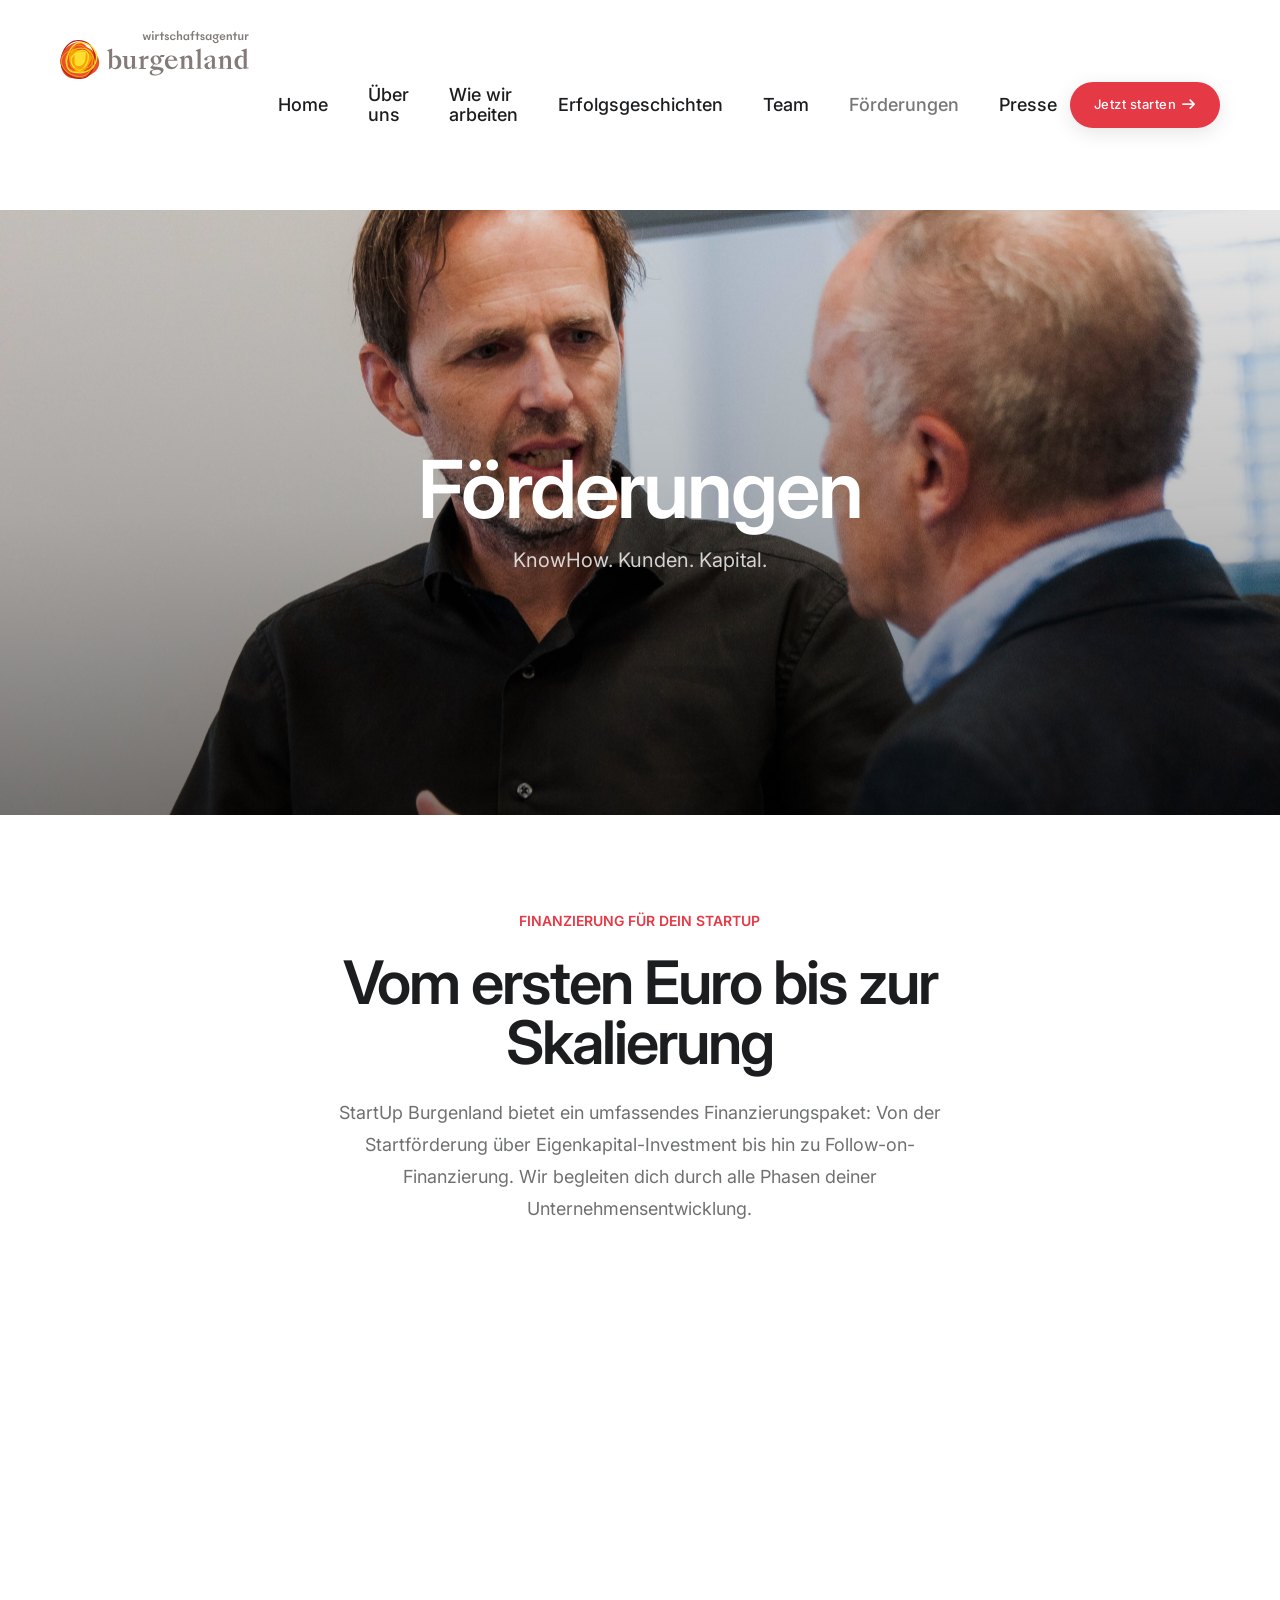
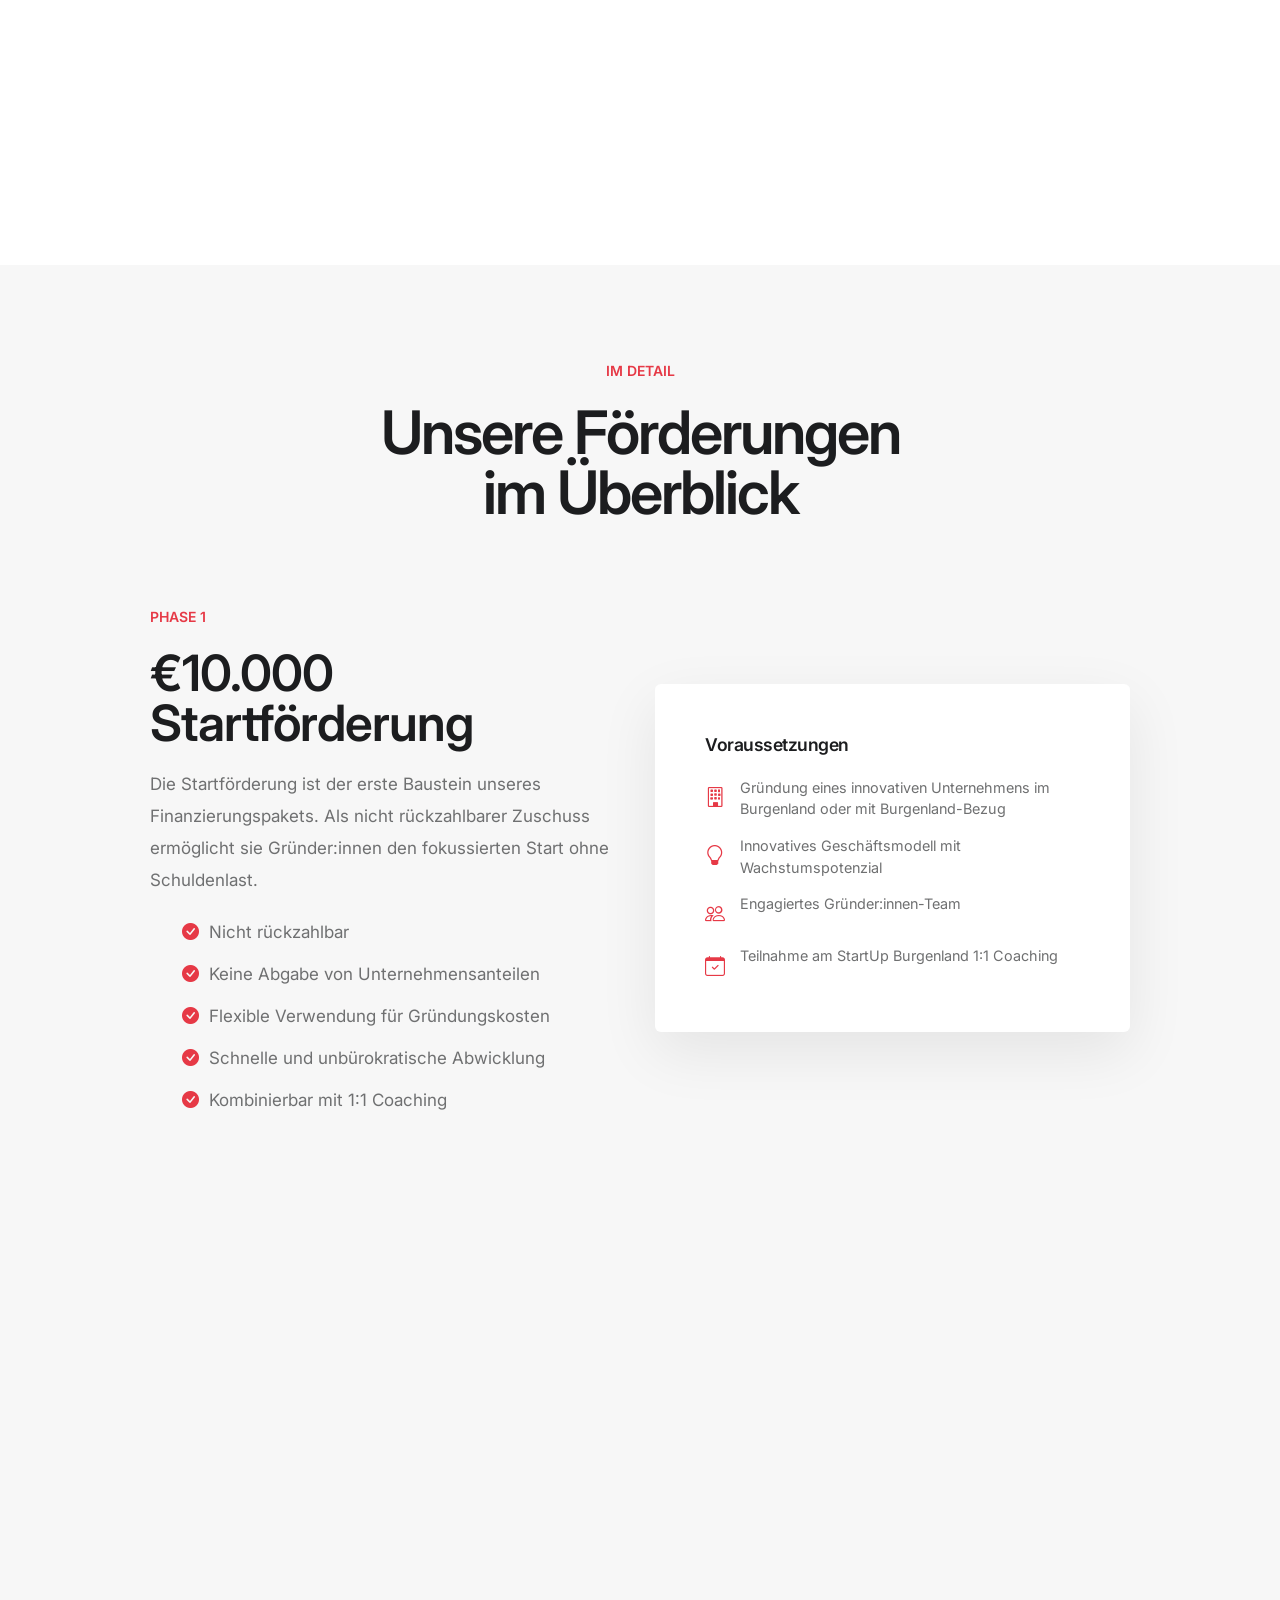
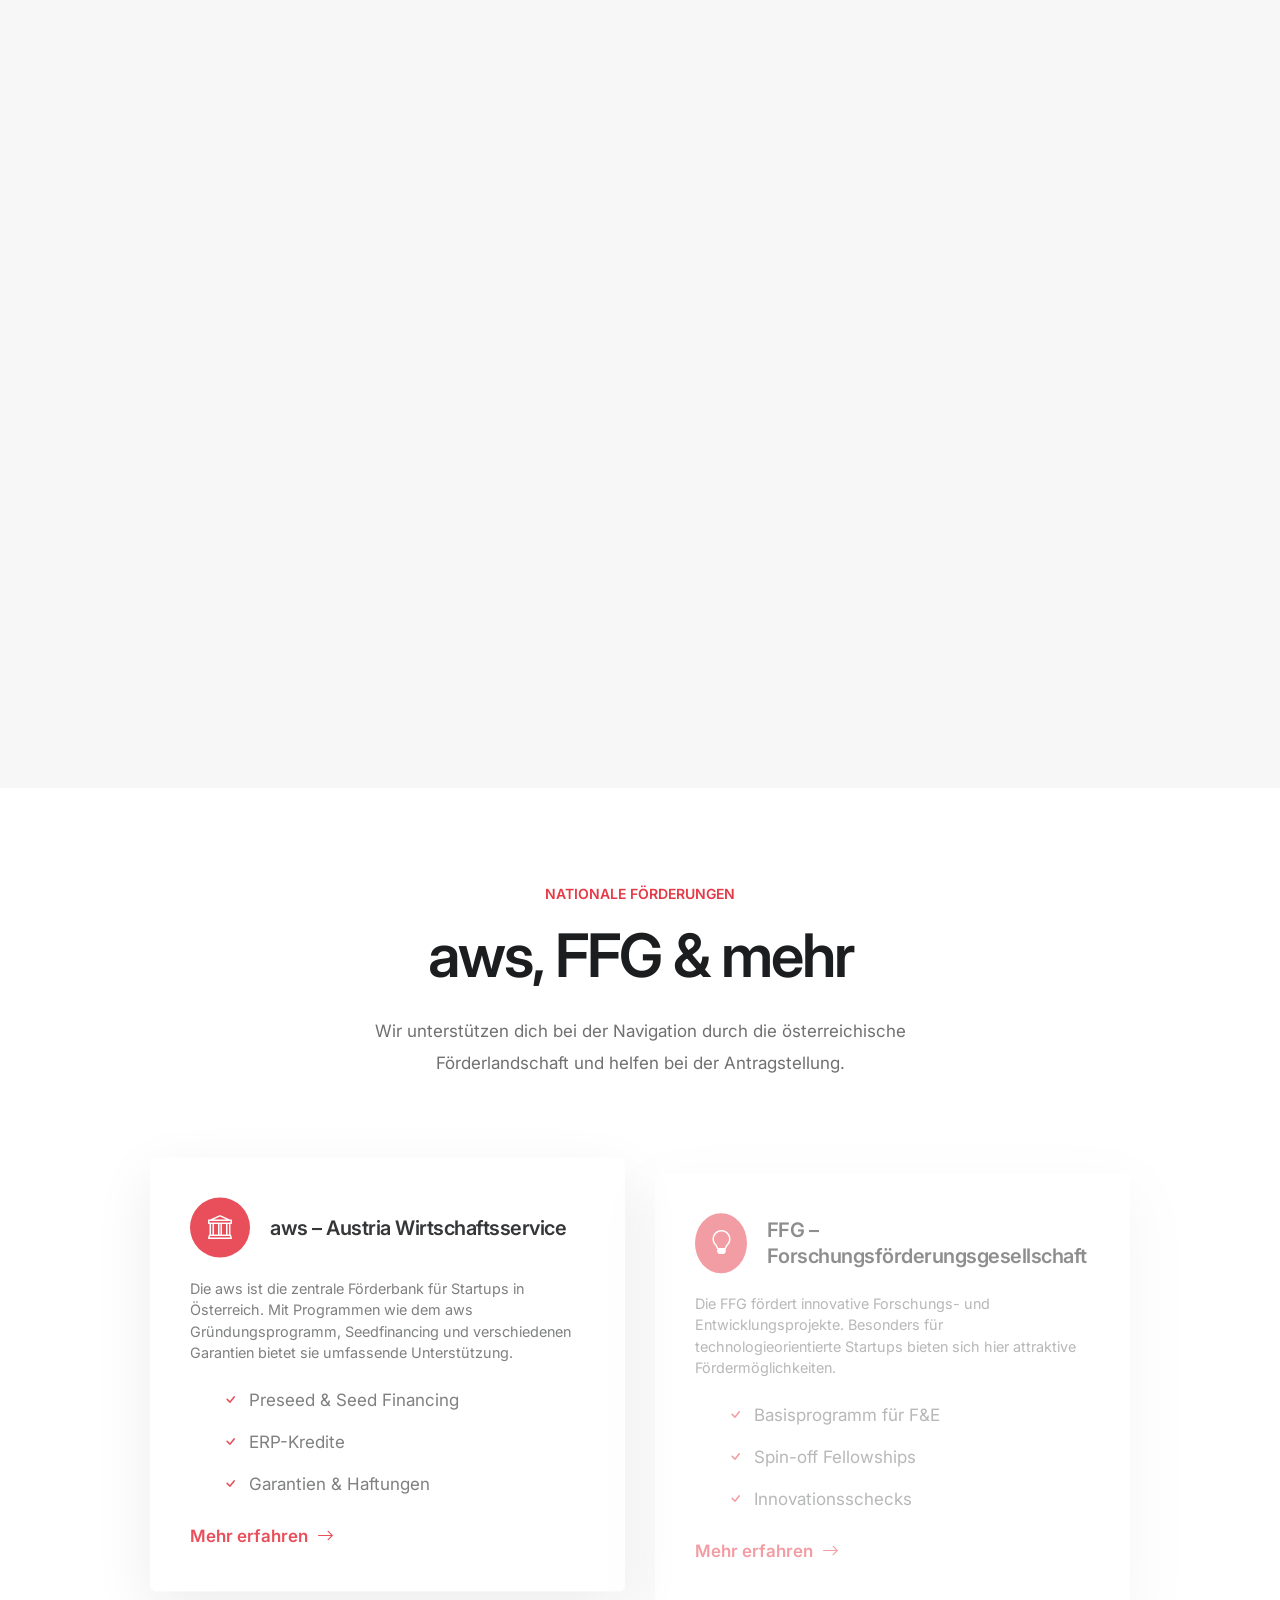
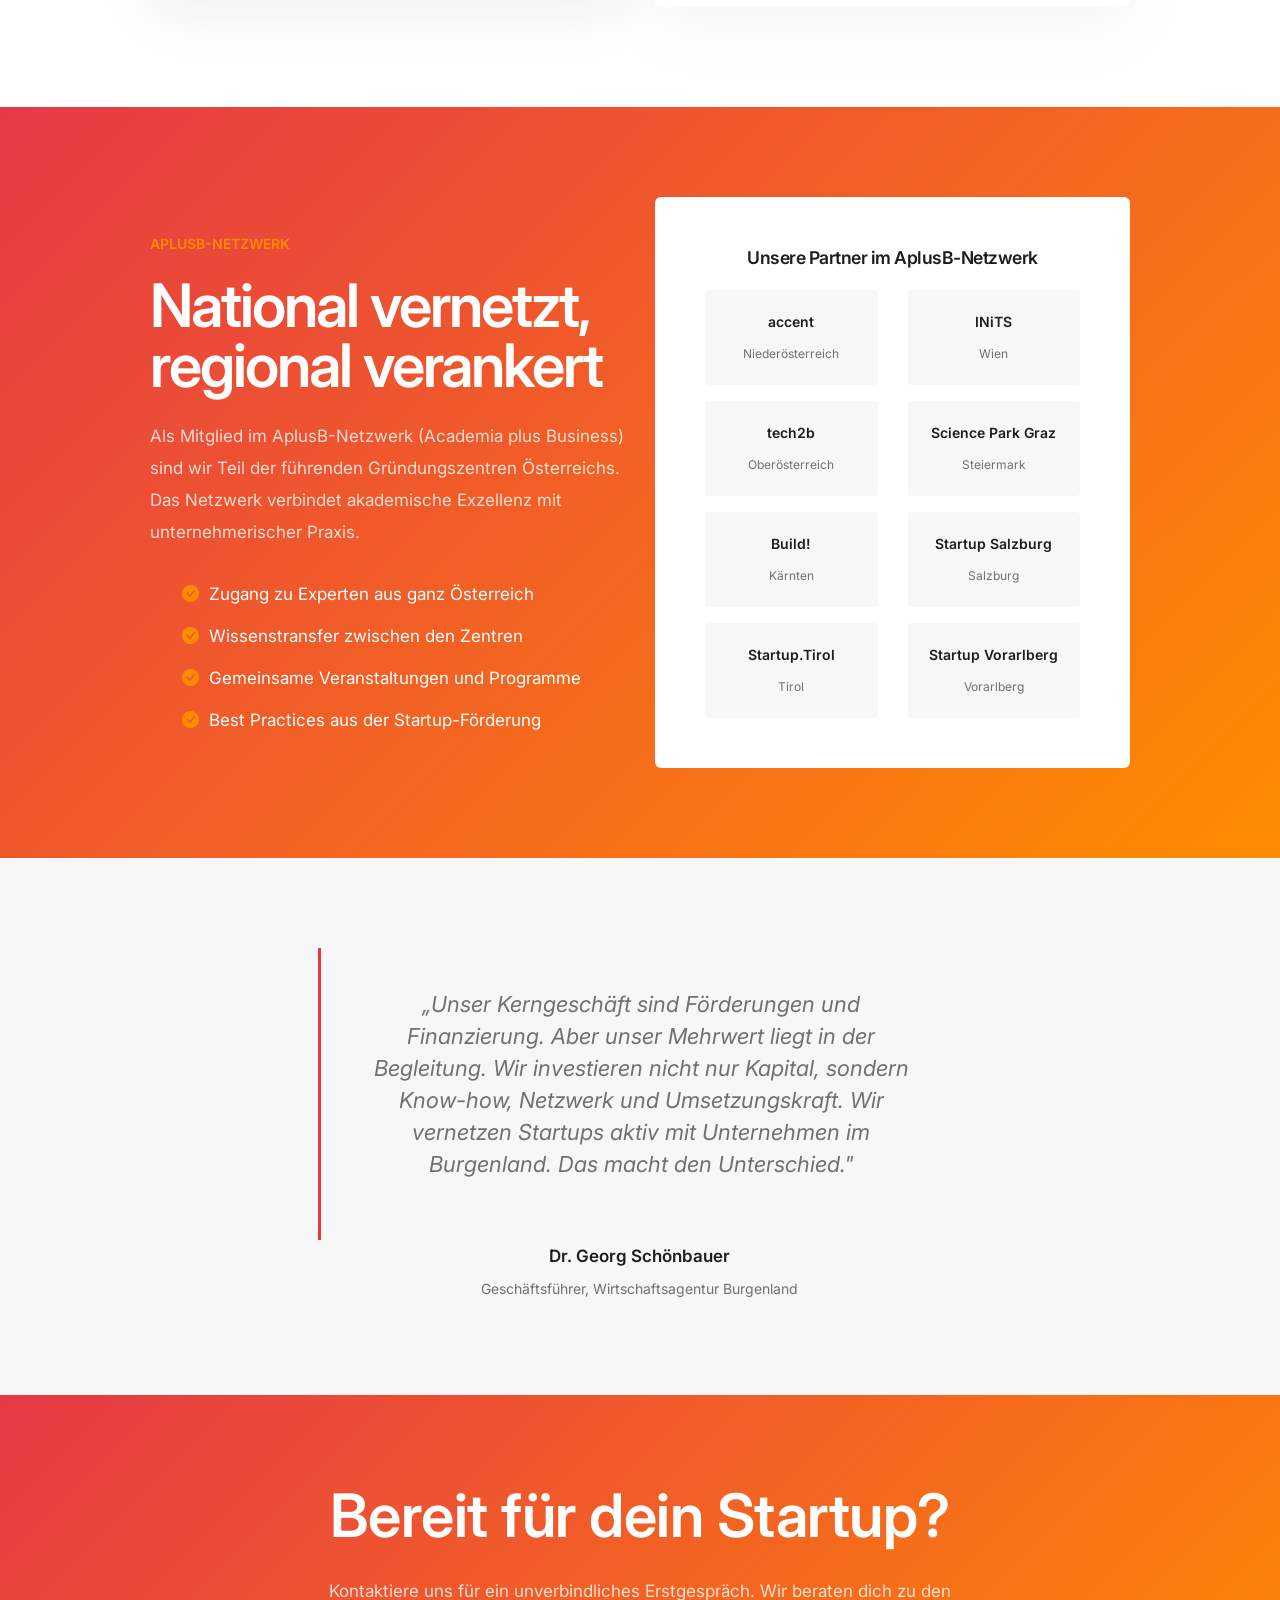
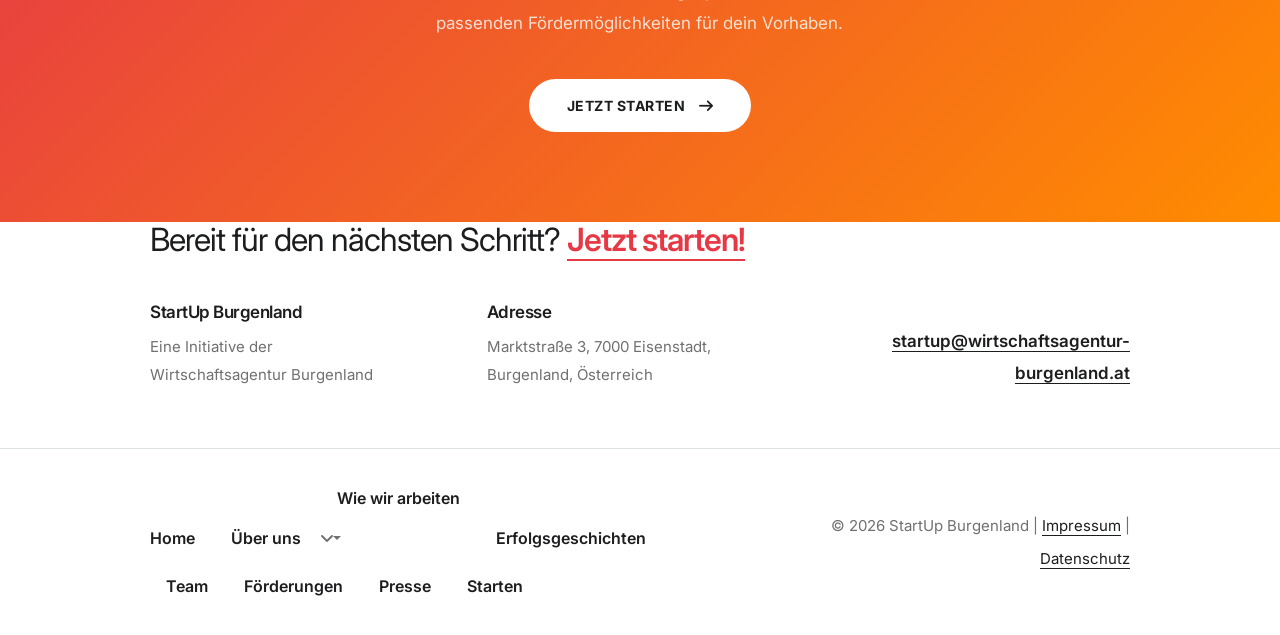
<file: html/foerderungen.html>
<!doctype html>
<html class="no-js" lang="de">
    <head>
        <title>Förderungen - StartUp Burgenland</title>
        <meta charset="utf-8">
        <meta http-equiv="X-UA-Compatible" content="IE=edge" />
        <meta name="author" content="StartUp Burgenland">
        <meta name="viewport" content="width=device-width,initial-scale=1.0" />
        <meta name="description" content="Förderungen für Startups im Burgenland: €10.000 Startförderung, bis zu €400.000 Eigenkapital und Follow-on durch Athena VC.">
        <link rel="icon" type="image/png" href="images/favicon.png">
        <link rel="shortcut icon" type="image/png" href="images/favicon.png">
        <link rel="preconnect" href="https://fonts.googleapis.com" crossorigin>
        <link rel="preconnect" href="https://fonts.gstatic.com" crossorigin>
        <link rel="stylesheet" href="css/vendors.min.css"/>
        <link rel="stylesheet" href="css/icon.min.css"/>
        <link rel="stylesheet" href="css/style.css"/>
        <link rel="stylesheet" href="css/responsive.css"/>
        <link rel="stylesheet" href="demos/startup-burgenland/startup-burgenland.css" />
    </head>
    <body data-mobile-nav-style="classic" class="background-position-center-top" style="">
        <!-- start header -->
        <header>
            <nav class="navbar navbar-expand-lg header-light header-transparent bg-transparent disable-fixed">
                <div class="container-fluid">
                    <div class="col-auto col-lg-2 me-lg-0 me-auto">
                        <a class="navbar-brand" href="index.html">
                            <img src="images/startup-burgenland-logo.svg" alt="StartUp Burgenland" class="default-logo">
                            <img src="images/startup-burgenland-logo.svg" alt="StartUp Burgenland" class="alt-logo">
                            <img src="images/startup-burgenland-logo.svg" alt="StartUp Burgenland" class="mobile-logo">
                        </a>
                    </div>
                    <div class="col-auto col-lg-8 menu-order position-static">
                        <button class="navbar-toggler float-start" type="button" data-bs-toggle="collapse" data-bs-target="#navbarNav" aria-controls="navbarNav" aria-label="Toggle navigation">
                            <span class="navbar-toggler-line"></span>
                            <span class="navbar-toggler-line"></span>
                            <span class="navbar-toggler-line"></span>
                            <span class="navbar-toggler-line"></span>
                        </button>
                        <div class="collapse navbar-collapse justify-content-center" id="navbarNav">
                            <ul class="navbar-nav">
                                <li class="nav-item"><a href="index.html" class="nav-link">Home</a></li>
                                <li class="nav-item"><a href="ueber-uns.html" class="nav-link">Über uns</a></li>
                                <li class="nav-item dropdown">
                                    <a href="wie-wir-arbeiten.html" class="nav-link">Wie wir arbeiten</a>
                                    <i class="fa-solid fa-angle-down dropdown-toggle" id="navbarDropdown" role="button" data-bs-toggle="dropdown" aria-expanded="false"></i>
                                    <ul class="dropdown-menu" aria-labelledby="navbarDropdown">
                                        <li><a href="incubator.html" class="dropdown-item">Incubator|Accelerator</a></li>
                                        <li><a href="restartup.html" class="dropdown-item">ReStartUp</a></li>
                                    </ul>
                                </li>
                                <li class="nav-item"><a href="erfolgsgeschichten.html" class="nav-link">Erfolgsgeschichten</a></li>
                                <li class="nav-item"><a href="team.html" class="nav-link">Team</a></li>
                                <li class="nav-item"><a href="foerderungen.html" class="nav-link">Förderungen</a></li>
                                <li class="nav-item"><a href="presse.html" class="nav-link">Presse</a></li>
                            </ul>
                        </div>
                    </div>
                    <div class="col-auto col-lg-2 text-end">
                        <div class="header-icon">
                            <div class="header-button">
                                <a href="starten.html" class="btn btn-rounded btn-sb-red btn-medium btn-switch-text btn-box-shadow text-transform-none">
                                    <span>
                                        <span class="btn-double-text" data-text="Jetzt starten">Jetzt starten</span>
                                        <span><i class="fa-solid fa-arrow-right"></i></span>
                                    </span>
                                </a>
                            </div>
                        </div>
                    </div>
                </div>
            </nav>
        </header>
        <!-- end header -->

        <!-- start page title -->
        <section class="page-title-extra-large cover-background top-space-margin md-top-space-margin" style="background-image: url('images/hero-foerderungen.jpg')">
            <div class="container">
                <div class="row align-items-center justify-content-center extra-small-screen">
                    <div class="col-12 text-center position-relative">
                        <h1 class="text-white fw-600 mb-0 ls-minus-2px" data-anime='{ "el": "lines", "translateY": [30, 0], "opacity": [0,1], "duration": 600, "delay": 0, "staggervalue": 300, "easing": "easeOutQuad" }'>Förderungen</h1>
                        <p class="text-white fs-20 mt-15px mb-0 opacity-8">KnowHow. Kunden. Kapital.</p>
                    </div>
                </div>
            </div>
        </section>
        <!-- end page title -->

        <!-- start intro section -->
        <section>
            <div class="container">
                <div class="row justify-content-center">
                    <div class="col-lg-8 text-center">
                        <span class="fs-14 text-uppercase text-sb-red fw-600 mb-15px d-block">Finanzierung für dein Startup</span>
                        <h2 class="text-dark-gray fw-600 ls-minus-2px mb-25px">Vom ersten Euro bis zur Skalierung</h2>
                        <p class="fs-18 mb-0">StartUp Burgenland bietet ein umfassendes Finanzierungspaket: Von der Startförderung über Eigenkapital-Investment bis hin zu Follow-on-Finanzierung. Wir begleiten dich durch alle Phasen deiner Unternehmensentwicklung.</p>
                    </div>
                </div>
            </div>
        </section>
        <!-- end intro section -->

        <!-- start funding overview section -->
        <section class="pt-0">
            <div class="container">
                <div class="row row-cols-1 row-cols-lg-3 row-cols-md-2 justify-content-center" data-anime='{ "el": "childs", "translateY": [40, 0], "opacity": [0,1], "duration": 800, "delay": 200, "staggervalue": 300, "easing": "easeOutQuad" }'>
                    <!-- Startförderung -->
                    <div class="col mb-30px">
                        <div class="bg-white border-radius-6px p-12 h-100 box-shadow-quadruple-large text-center">
                            <div class="icon-box-sb mb-20px mx-auto" style="width: 80px; height: 80px;">
                                <i class="bi bi-rocket-takeoff fs-30"></i>
                            </div>
                            <h3 class="text-sb-red fw-700 mb-10px">€10.000</h3>
                            <h5 class="text-dark-gray fw-600 mb-15px">Startförderung</h5>
                            <p class="mb-0">Nicht rückzahlbare Förderung für den Start deines Unternehmens. Keine Abgabe von Unternehmensanteilen erforderlich.</p>
                        </div>
                    </div>
                    <!-- Eigenkapital -->
                    <div class="col mb-30px">
                        <div class="bg-white border-radius-6px p-12 h-100 box-shadow-quadruple-large text-center">
                            <div class="icon-box-sb mb-20px mx-auto" style="width: 80px; height: 80px;">
                                <i class="bi bi-graph-up-arrow fs-30"></i>
                            </div>
                            <h3 class="text-sb-red fw-700 mb-10px">bis €400.000</h3>
                            <h5 class="text-dark-gray fw-600 mb-15px">Eigenkapital-Investment</h5>
                            <p class="mb-0">Beteiligung durch die Wirtschaftsagentur Burgenland für Startups mit hohem Wachstumspotenzial und skalierbarem Geschäftsmodell.</p>
                        </div>
                    </div>
                    <!-- Follow-on -->
                    <div class="col mb-30px">
                        <div class="bg-white border-radius-6px p-12 h-100 box-shadow-quadruple-large text-center">
                            <div class="icon-box-sb mb-20px mx-auto" style="width: 80px; height: 80px;">
                                <i class="bi bi-arrow-repeat fs-30"></i>
                            </div>
                            <h3 class="text-sb-red fw-700 mb-10px">Follow-on</h3>
                            <h5 class="text-dark-gray fw-600 mb-15px">Athena Burgenland VC</h5>
                            <p class="mb-0">Für erfolgreich wachsende Portfolio-Startups: Anschlussfinanzierung durch den Athena Burgenland Venture Capital Fonds.</p>
                        </div>
                    </div>
                </div>
            </div>
        </section>
        <!-- end funding overview section -->

        <!-- start detailed funding section -->
        <section class="bg-very-light-gray">
            <div class="container">
                <div class="row justify-content-center mb-5">
                    <div class="col-lg-7 text-center">
                        <span class="fs-14 text-uppercase text-sb-red fw-600 mb-15px d-block">Im Detail</span>
                        <h2 class="text-dark-gray fw-600 ls-minus-2px">Unsere Förderungen im Überblick</h2>
                    </div>
                </div>

                <!-- Startförderung Detail -->
                <div class="row align-items-center mb-60px" data-anime='{ "translateY": [30, 0], "opacity": [0,1], "duration": 800, "delay": 200, "easing": "easeOutQuad" }'>
                    <div class="col-lg-6 md-mb-30px">
                        <span class="fs-14 text-uppercase text-sb-red fw-600 mb-15px d-block">Phase 1</span>
                        <h3 class="text-dark-gray fw-600 ls-minus-1px mb-20px">€10.000 Startförderung</h3>
                        <p class="mb-20px">Die Startförderung ist der erste Baustein unseres Finanzierungspakets. Als nicht rückzahlbarer Zuschuss ermöglicht sie Gründer:innen den fokussierten Start ohne Schuldenlast.</p>
                        <ul class="list-style-02 mb-0">
                            <li class="pb-10px"><i class="bi bi-check-circle-fill text-sb-red me-10px"></i>Nicht rückzahlbar</li>
                            <li class="pb-10px"><i class="bi bi-check-circle-fill text-sb-red me-10px"></i>Keine Abgabe von Unternehmensanteilen</li>
                            <li class="pb-10px"><i class="bi bi-check-circle-fill text-sb-red me-10px"></i>Flexible Verwendung für Gründungskosten</li>
                            <li class="pb-10px"><i class="bi bi-check-circle-fill text-sb-red me-10px"></i>Schnelle und unbürokratische Abwicklung</li>
                            <li><i class="bi bi-check-circle-fill text-sb-red me-10px"></i>Kombinierbar mit 1:1 Coaching</li>
                        </ul>
                    </div>
                    <div class="col-lg-6">
                        <div class="bg-white p-50px border-radius-6px box-shadow-quadruple-large">
                            <h5 class="text-dark-gray fw-600 mb-20px">Voraussetzungen</h5>
                            <div class="d-flex align-items-start mb-15px">
                                <i class="bi bi-building text-sb-red me-15px fs-20 mt-5px"></i>
                                <p class="mb-0">Gründung eines innovativen Unternehmens im Burgenland oder mit Burgenland-Bezug</p>
                            </div>
                            <div class="d-flex align-items-start mb-15px">
                                <i class="bi bi-lightbulb text-sb-red me-15px fs-20 mt-5px"></i>
                                <p class="mb-0">Innovatives Geschäftsmodell mit Wachstumspotenzial</p>
                            </div>
                            <div class="d-flex align-items-start mb-15px">
                                <i class="bi bi-people text-sb-red me-15px fs-20 mt-5px"></i>
                                <p class="mb-0">Engagiertes Gründer:innen-Team</p>
                            </div>
                            <div class="d-flex align-items-start">
                                <i class="bi bi-calendar-check text-sb-red me-15px fs-20 mt-5px"></i>
                                <p class="mb-0">Teilnahme am StartUp Burgenland 1:1 Coaching</p>
                            </div>
                        </div>
                    </div>
                </div>

                <!-- Eigenkapital Detail -->
                <div class="row align-items-center mb-60px flex-lg-row-reverse" data-anime='{ "translateY": [30, 0], "opacity": [0,1], "duration": 800, "delay": 200, "easing": "easeOutQuad" }'>
                    <div class="col-lg-6 md-mb-30px">
                        <span class="fs-14 text-uppercase text-sb-red fw-600 mb-15px d-block">Phase 2</span>
                        <h3 class="text-dark-gray fw-600 ls-minus-1px mb-20px">Bis zu €400.000 Eigenkapital</h3>
                        <p class="mb-20px">Für Startups, die ihre erste Marktvalidierung erfolgreich abgeschlossen haben und bereit sind zu skalieren. Die Wirtschaftsagentur Burgenland beteiligt sich als strategischer Partner.</p>
                        <ul class="list-style-02 mb-0">
                            <li class="pb-10px"><i class="bi bi-check-circle-fill text-sb-red me-10px"></i>Eigenkapital-Investment (kein Kredit)</li>
                            <li class="pb-10px"><i class="bi bi-check-circle-fill text-sb-red me-10px"></i>Haftungen bis zu €800.000 möglich</li>
                            <li class="pb-10px"><i class="bi bi-check-circle-fill text-sb-red me-10px"></i>Strategische Partnerschaft mit der Wirtschaftsagentur</li>
                            <li class="pb-10px"><i class="bi bi-check-circle-fill text-sb-red me-10px"></i>Zugang zum Netzwerk des Landes Burgenland</li>
                            <li class="pb-10px"><i class="bi bi-check-circle-fill text-sb-red me-10px"></i>Gründerfreundliche Konditionen</li>
                            <li><i class="bi bi-check-circle-fill text-sb-red me-10px"></i>Anschlussfinanzierung möglich</li>
                        </ul>
                    </div>
                    <div class="col-lg-6">
                        <div class="bg-white p-50px border-radius-6px box-shadow-quadruple-large">
                            <h5 class="text-dark-gray fw-600 mb-20px">Investmentkriterien</h5>
                            <div class="d-flex align-items-start mb-15px">
                                <i class="bi bi-graph-up text-sb-red me-15px fs-20 mt-5px"></i>
                                <p class="mb-0">Nachgewiesene Traktion oder validierter Product-Market-Fit</p>
                            </div>
                            <div class="d-flex align-items-start mb-15px">
                                <i class="bi bi-globe text-sb-red me-15px fs-20 mt-5px"></i>
                                <p class="mb-0">Skalierbares Geschäftsmodell mit internationalem Potenzial</p>
                            </div>
                            <div class="d-flex align-items-start mb-15px">
                                <i class="bi bi-person-check text-sb-red me-15px fs-20 mt-5px"></i>
                                <p class="mb-0">Starkes, komplementäres Gründer:innen-Team</p>
                            </div>
                            <div class="d-flex align-items-start">
                                <i class="bi bi-shield-check text-sb-red me-15px fs-20 mt-5px"></i>
                                <p class="mb-0">Klarer Wettbewerbsvorteil oder IP</p>
                            </div>
                        </div>
                    </div>
                </div>

                <!-- Athena VC Detail -->
                <div class="row align-items-center" data-anime='{ "translateY": [30, 0], "opacity": [0,1], "duration": 800, "delay": 200, "easing": "easeOutQuad" }'>
                    <div class="col-lg-6 md-mb-30px">
                        <span class="fs-14 text-uppercase text-sb-red fw-600 mb-15px d-block">Phase 3</span>
                        <h3 class="text-dark-gray fw-600 ls-minus-1px mb-20px">Athena Burgenland VC</h3>
                        <p class="mb-20px">Für Startups aus dem Portfolio, die erfolgreich wachsen und eine Anschlussfinanzierung benötigen. Der Athena Burgenland Venture Capital Fonds ermöglicht Follow-on-Investments.</p>
                        <ul class="list-style-02 mb-0">
                            <li class="pb-10px"><i class="bi bi-check-circle-fill text-sb-red me-10px"></i>Follow-on-Finanzierung für wachsende Startups</li>
                            <li class="pb-10px"><i class="bi bi-check-circle-fill text-sb-red me-10px"></i>Co-Investment mit anderen VCs möglich</li>
                            <li class="pb-10px"><i class="bi bi-check-circle-fill text-sb-red me-10px"></i>Langfristige Partnerschaft</li>
                            <li><i class="bi bi-check-circle-fill text-sb-red me-10px"></i>Internationale Expansion unterstützen</li>
                        </ul>
                    </div>
                    <div class="col-lg-6">
                        <div class="bg-sb-red p-50px border-radius-6px">
                            <h5 class="text-white fw-600 mb-20px">Der Weg zum Investment</h5>
                            <div class="d-flex align-items-center mb-20px">
                                <div class="bg-white text-sb-red fw-700 rounded-circle d-flex align-items-center justify-content-center me-15px" style="width: 40px; height: 40px; min-width: 40px;">1</div>
                                <p class="text-white mb-0">Erstgespräch & Aufnahme ins Coaching</p>
                            </div>
                            <div class="d-flex align-items-center mb-20px">
                                <div class="bg-white text-sb-red fw-700 rounded-circle d-flex align-items-center justify-content-center me-15px" style="width: 40px; height: 40px; min-width: 40px;">2</div>
                                <p class="text-white mb-0">€10K Startförderung & Entwicklung</p>
                            </div>
                            <div class="d-flex align-items-center mb-20px">
                                <div class="bg-white text-sb-red fw-700 rounded-circle d-flex align-items-center justify-content-center me-15px" style="width: 40px; height: 40px; min-width: 40px;">3</div>
                                <p class="text-white mb-0">Marktvalidierung & Investment-Readiness</p>
                            </div>
                            <div class="d-flex align-items-center mb-20px">
                                <div class="bg-white text-sb-red fw-700 rounded-circle d-flex align-items-center justify-content-center me-15px" style="width: 40px; height: 40px; min-width: 40px;">4</div>
                                <p class="text-white mb-0">Bis zu €400K Eigenkapital-Investment</p>
                            </div>
                            <div class="d-flex align-items-center">
                                <div class="bg-white text-sb-red fw-700 rounded-circle d-flex align-items-center justify-content-center me-15px" style="width: 40px; height: 40px; min-width: 40px;">5</div>
                                <p class="text-white mb-0">Follow-on durch Athena VC</p>
                            </div>
                        </div>
                    </div>
                </div>
            </div>
        </section>
        <!-- end detailed funding section -->

        <!-- start national funding section -->
        <section>
            <div class="container">
                <div class="row justify-content-center mb-5">
                    <div class="col-lg-7 text-center">
                        <span class="fs-14 text-uppercase text-sb-red fw-600 mb-15px d-block">Nationale Förderungen</span>
                        <h2 class="text-dark-gray fw-600 ls-minus-2px">aws, FFG & mehr</h2>
                        <p class="text-medium-gray">Wir unterstützen dich bei der Navigation durch die österreichische Förderlandschaft und helfen bei der Antragstellung.</p>
                    </div>
                </div>
                <div class="row row-cols-1 row-cols-lg-2 row-cols-md-2 justify-content-center" data-anime='{ "el": "childs", "translateY": [40, 0], "opacity": [0,1], "duration": 800, "delay": 200, "staggervalue": 300, "easing": "easeOutQuad" }'>
                    <!-- aws -->
                    <div class="col mb-30px">
                        <div class="bg-white border-radius-6px p-40px h-100 box-shadow-quadruple-large">
                            <div class="d-flex align-items-center mb-20px">
                                <div class="icon-box-sb me-20px" style="width: 60px; height: 60px;">
                                    <i class="bi bi-bank fs-24"></i>
                                </div>
                                <h4 class="text-dark-gray fw-600 mb-0">aws – Austria Wirtschaftsservice</h4>
                            </div>
                            <p class="mb-20px">Die aws ist die zentrale Förderbank für Startups in Österreich. Mit Programmen wie dem aws Gründungsprogramm, Seedfinancing und verschiedenen Garantien bietet sie umfassende Unterstützung.</p>
                            <ul class="list-style-02 mb-20px">
                                <li class="pb-10px"><i class="bi bi-check text-sb-red me-10px"></i>Preseed & Seed Financing</li>
                                <li class="pb-10px"><i class="bi bi-check text-sb-red me-10px"></i>ERP-Kredite</li>
                                <li><i class="bi bi-check text-sb-red me-10px"></i>Garantien & Haftungen</li>
                            </ul>
                            <a href="https://www.aws.at" target="_blank" class="text-sb-red fw-600">Mehr erfahren <i class="bi bi-arrow-right ms-5px"></i></a>
                        </div>
                    </div>
                    <!-- FFG -->
                    <div class="col mb-30px">
                        <div class="bg-white border-radius-6px p-40px h-100 box-shadow-quadruple-large">
                            <div class="d-flex align-items-center mb-20px">
                                <div class="icon-box-sb me-20px" style="width: 60px; height: 60px;">
                                    <i class="bi bi-lightbulb fs-24"></i>
                                </div>
                                <h4 class="text-dark-gray fw-600 mb-0">FFG – Forschungsförderungsgesellschaft</h4>
                            </div>
                            <p class="mb-20px">Die FFG fördert innovative Forschungs- und Entwicklungsprojekte. Besonders für technologieorientierte Startups bieten sich hier attraktive Fördermöglichkeiten.</p>
                            <ul class="list-style-02 mb-20px">
                                <li class="pb-10px"><i class="bi bi-check text-sb-red me-10px"></i>Basisprogramm für F&E</li>
                                <li class="pb-10px"><i class="bi bi-check text-sb-red me-10px"></i>Spin-off Fellowships</li>
                                <li><i class="bi bi-check text-sb-red me-10px"></i>Innovationsschecks</li>
                            </ul>
                            <a href="https://www.ffg.at" target="_blank" class="text-sb-red fw-600">Mehr erfahren <i class="bi bi-arrow-right ms-5px"></i></a>
                        </div>
                    </div>
                </div>
            </div>
        </section>
        <!-- end national funding section -->

        <!-- start AplusB section -->
        <section class="bg-gradient-sb">
            <div class="container">
                <div class="row align-items-center">
                    <div class="col-lg-6 md-mb-40px">
                        <span class="fs-14 text-uppercase text-sb-orange fw-600 mb-15px d-block">AplusB-Netzwerk</span>
                        <h2 class="text-white fw-600 ls-minus-2px mb-25px">National vernetzt, regional verankert</h2>
                        <p class="text-white opacity-8 mb-30px">Als Mitglied im AplusB-Netzwerk (Academia plus Business) sind wir Teil der führenden Gründungszentren Österreichs. Das Netzwerk verbindet akademische Exzellenz mit unternehmerischer Praxis.</p>
                        <ul class="list-style-02 mb-0">
                            <li class="pb-10px text-white"><i class="bi bi-check-circle-fill text-sb-orange me-10px"></i>Zugang zu Experten aus ganz Österreich</li>
                            <li class="pb-10px text-white"><i class="bi bi-check-circle-fill text-sb-orange me-10px"></i>Wissenstransfer zwischen den Zentren</li>
                            <li class="pb-10px text-white"><i class="bi bi-check-circle-fill text-sb-orange me-10px"></i>Gemeinsame Veranstaltungen und Programme</li>
                            <li class="text-white"><i class="bi bi-check-circle-fill text-sb-orange me-10px"></i>Best Practices aus der Startup-Förderung</li>
                        </ul>
                    </div>
                    <div class="col-lg-6">
                        <div class="bg-white p-50px border-radius-6px">
                            <h5 class="text-dark-gray fw-600 mb-20px">Unsere Partner im AplusB-Netzwerk</h5>
                            <div class="row row-cols-2 g-3">
                                <div class="col">
                                    <div class="bg-very-light-gray p-15px border-radius-4px text-center">
                                        <span class="fs-14 fw-600 text-dark-gray">accent</span>
                                        <span class="d-block fs-12 text-medium-gray">Niederösterreich</span>
                                    </div>
                                </div>
                                <div class="col">
                                    <div class="bg-very-light-gray p-15px border-radius-4px text-center">
                                        <span class="fs-14 fw-600 text-dark-gray">INiTS</span>
                                        <span class="d-block fs-12 text-medium-gray">Wien</span>
                                    </div>
                                </div>
                                <div class="col">
                                    <div class="bg-very-light-gray p-15px border-radius-4px text-center">
                                        <span class="fs-14 fw-600 text-dark-gray">tech2b</span>
                                        <span class="d-block fs-12 text-medium-gray">Oberösterreich</span>
                                    </div>
                                </div>
                                <div class="col">
                                    <div class="bg-very-light-gray p-15px border-radius-4px text-center">
                                        <span class="fs-14 fw-600 text-dark-gray">Science Park Graz</span>
                                        <span class="d-block fs-12 text-medium-gray">Steiermark</span>
                                    </div>
                                </div>
                                <div class="col">
                                    <div class="bg-very-light-gray p-15px border-radius-4px text-center">
                                        <span class="fs-14 fw-600 text-dark-gray">Build!</span>
                                        <span class="d-block fs-12 text-medium-gray">Kärnten</span>
                                    </div>
                                </div>
                                <div class="col">
                                    <div class="bg-very-light-gray p-15px border-radius-4px text-center">
                                        <span class="fs-14 fw-600 text-dark-gray">Startup Salzburg</span>
                                        <span class="d-block fs-12 text-medium-gray">Salzburg</span>
                                    </div>
                                </div>
                                <div class="col">
                                    <div class="bg-very-light-gray p-15px border-radius-4px text-center">
                                        <span class="fs-14 fw-600 text-dark-gray">Startup.Tirol</span>
                                        <span class="d-block fs-12 text-medium-gray">Tirol</span>
                                    </div>
                                </div>
                                <div class="col">
                                    <div class="bg-very-light-gray p-15px border-radius-4px text-center">
                                        <span class="fs-14 fw-600 text-dark-gray">Startup Vorarlberg</span>
                                        <span class="d-block fs-12 text-medium-gray">Vorarlberg</span>
                                    </div>
                                </div>
                            </div>
                        </div>
                    </div>
                </div>
            </div>
        </section>
        <!-- end AplusB section -->

        <!-- start quote section -->
        <section class="bg-very-light-gray">
            <div class="container">
                <div class="row justify-content-center">
                    <div class="col-lg-8 text-center">
                        <div class="team-quote" style="font-size: 22px; padding: 40px;">
                            <p class="mb-20px">„Unser Kerngeschäft sind Förderungen und Finanzierung. Aber unser Mehrwert liegt in der Begleitung. Wir investieren nicht nur Kapital, sondern Know-how, Netzwerk und Umsetzungskraft. Wir vernetzen Startups aktiv mit Unternehmen im Burgenland. Das macht den Unterschied."</p>
                        </div>
                        <span class="fw-600 text-dark-gray d-block">Dr. Georg Schönbauer</span>
                        <span class="text-medium-gray fs-14">Geschäftsführer, Wirtschaftsagentur Burgenland</span>
                    </div>
                </div>
            </div>
        </section>
        <!-- end quote section -->

        <!-- start CTA section -->
        <section class="bg-gradient-sb">
            <div class="container">
                <div class="row justify-content-center text-center">
                    <div class="col-lg-8">
                        <h2 class="text-white fw-600 mb-30px">Bereit für dein Startup?</h2>
                        <p class="text-white opacity-8 mb-40px">Kontaktiere uns für ein unverbindliches Erstgespräch. Wir beraten dich zu den passenden Fördermöglichkeiten für dein Vorhaben.</p>
                        <a href="starten.html" class="btn btn-large btn-white btn-rounded fw-700 text-dark-gray">Jetzt starten <i class="fa-solid fa-arrow-right ms-10px"></i></a>
                    </div>
                </div>
            </div>
        </section>
        <!-- end CTA section -->

        <!-- start footer -->
        <footer class="p-0">
            <div class="container">
                <div class="row align-items-center mb-4 sm-mb-6">
                    <div class="col-md-10 col-sm-8 text-center text-sm-start xs-mb-25px">
                        <h5 class="mb-0 text-dark-gray fw-400 ls-minus-1px">Bereit für den nächsten Schritt? <a href="starten.html" class="text-decoration-line-bottom-medium fw-600 text-sb-red text-sb-red-hover">Jetzt starten!</a></h5>
                    </div>
                    <div class="col-md-2 col-sm-4 text-center text-sm-end">
                        <a href="index.html" class="footer-logo d-inline-block">
                            <img src="images/startup-burgenland-logo.svg" alt="StartUp Burgenland">
                        </a>
                    </div>
                </div>
                <div class="row align-items-end mb-6 sm-mb-40px">
                    <div class="col-lg-4 col-sm-6 text-center text-sm-start xs-mb-25px last-paragraph-no-margin">
                        <span class="d-block text-dark-gray ls-minus-05px mb-5px fw-600">StartUp Burgenland</span>
                        <p class="w-80 lg-w-100 text-medium-gray fs-15 lh-28">Eine Initiative der Wirtschaftsagentur Burgenland</p>
                    </div>
                    <div class="col-lg-4 col-sm-6 text-center text-sm-start xs-mb-25px last-paragraph-no-margin">
                        <span class="d-block text-dark-gray ls-minus-05px mb-5px fw-600">Adresse</span>
                        <p class="w-80 lg-w-100 text-medium-gray fs-15 lh-28">Marktstraße 3, 7000 Eisenstadt, Burgenland, Österreich</p>
                    </div>
                    <div class="col-md-4 col-sm-12 last-paragraph-no-margin ms-auto text-center text-sm-end">
                        <a href="mailto:startup@wirtschaftsagentur-burgenland.at" class="text-dark-gray text-dark-gray-hover fw-600 text-decoration-line-bottom">startup@wirtschaftsagentur-burgenland.at</a>
                    </div>
                </div>
            </div>
            <div class="footer-bottom pt-25px pb-25px border-top border-color-charcoal-grey">
                <div class="container">
                    <div class="row align-items-center">
                        <div class="col-lg-7 text-center text-lg-start md-mb-10px">
                            <ul class="footer-navbar fw-600 fs-16">
                                <li class="nav-item"><a href="index.html" class="nav-link">Home</a></li>
                                <li class="nav-item"><a href="ueber-uns.html" class="nav-link">Über uns</a></li>
                                <li class="nav-item dropdown">
                                    <a href="wie-wir-arbeiten.html" class="nav-link">Wie wir arbeiten</a>
                                    <i class="fa-solid fa-angle-down dropdown-toggle" id="navbarDropdown" role="button" data-bs-toggle="dropdown" aria-expanded="false"></i>
                                    <ul class="dropdown-menu" aria-labelledby="navbarDropdown">
                                        <li><a href="incubator.html" class="dropdown-item">Incubator|Accelerator</a></li>
                                        <li><a href="restartup.html" class="dropdown-item">ReStartUp</a></li>
                                    </ul>
                                </li>
                                <li class="nav-item"><a href="erfolgsgeschichten.html" class="nav-link">Erfolgsgeschichten</a></li>
                                <li class="nav-item"><a href="team.html" class="nav-link">Team</a></li>
                                <li class="nav-item active"><a href="foerderungen.html" class="nav-link">Förderungen</a></li>
                                <li class="nav-item"><a href="presse.html" class="nav-link">Presse</a></li>
                                <li class="nav-item"><a href="starten.html" class="nav-link">Starten</a></li>
                            </ul>
                        </div>
                        <div class="col-lg-5 text-center text-lg-end">
                            <span class="fs-15">© 2026 StartUp Burgenland | <a href="impressum.html" class="text-decoration-line-bottom text-dark-gray text-dark-gray-hover">Impressum</a> | <a href="datenschutz.html" class="text-decoration-line-bottom text-dark-gray text-dark-gray-hover">Datenschutz</a></span>
                        </div>
                    </div>
                </div>
            </div>
        </footer>
        <!-- end footer -->


        <script type="text/javascript" src="js/jquery.js"></script>
        <script type="text/javascript" src="js/vendors.min.js"></script>
        <script type="text/javascript" src="js/main.js"></script>
        <script>document.querySelectorAll(".scroll-progress").forEach(function(el){el.remove();});</script>
    </body>
</html>
</file>
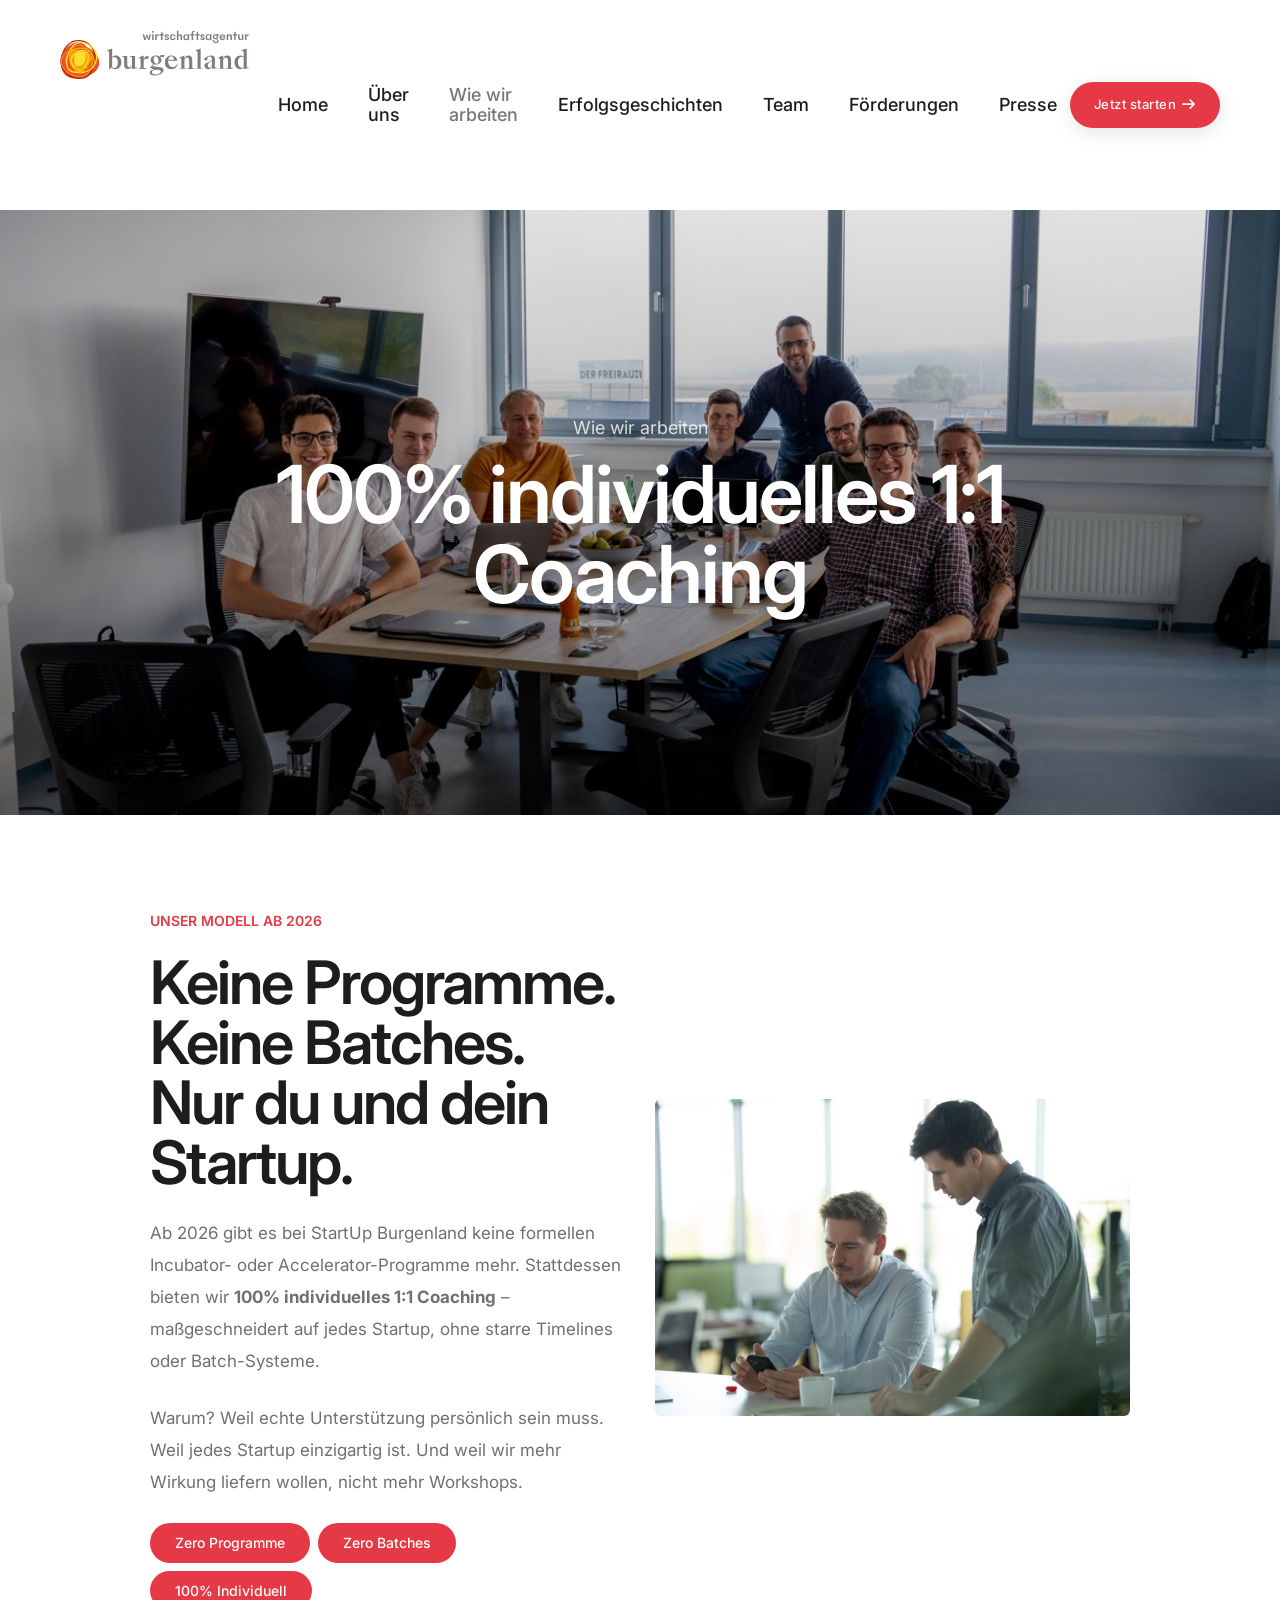
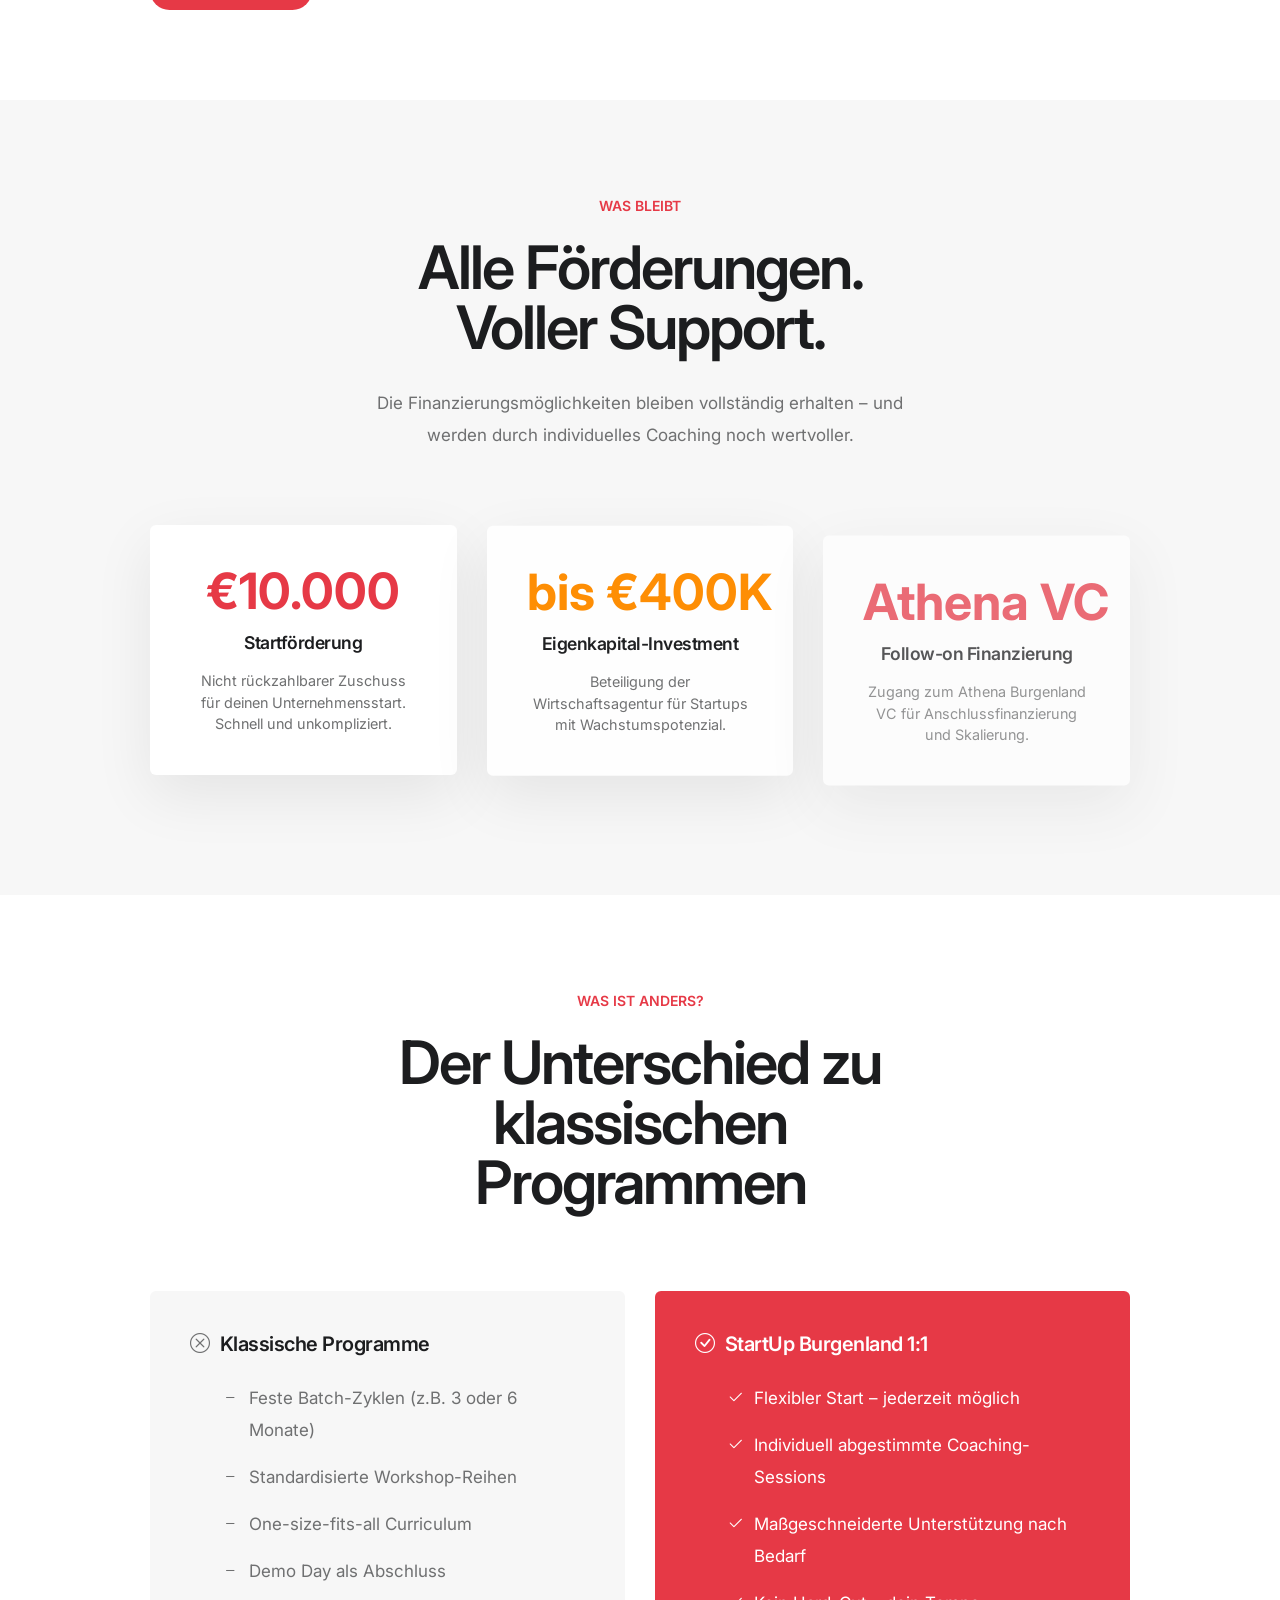
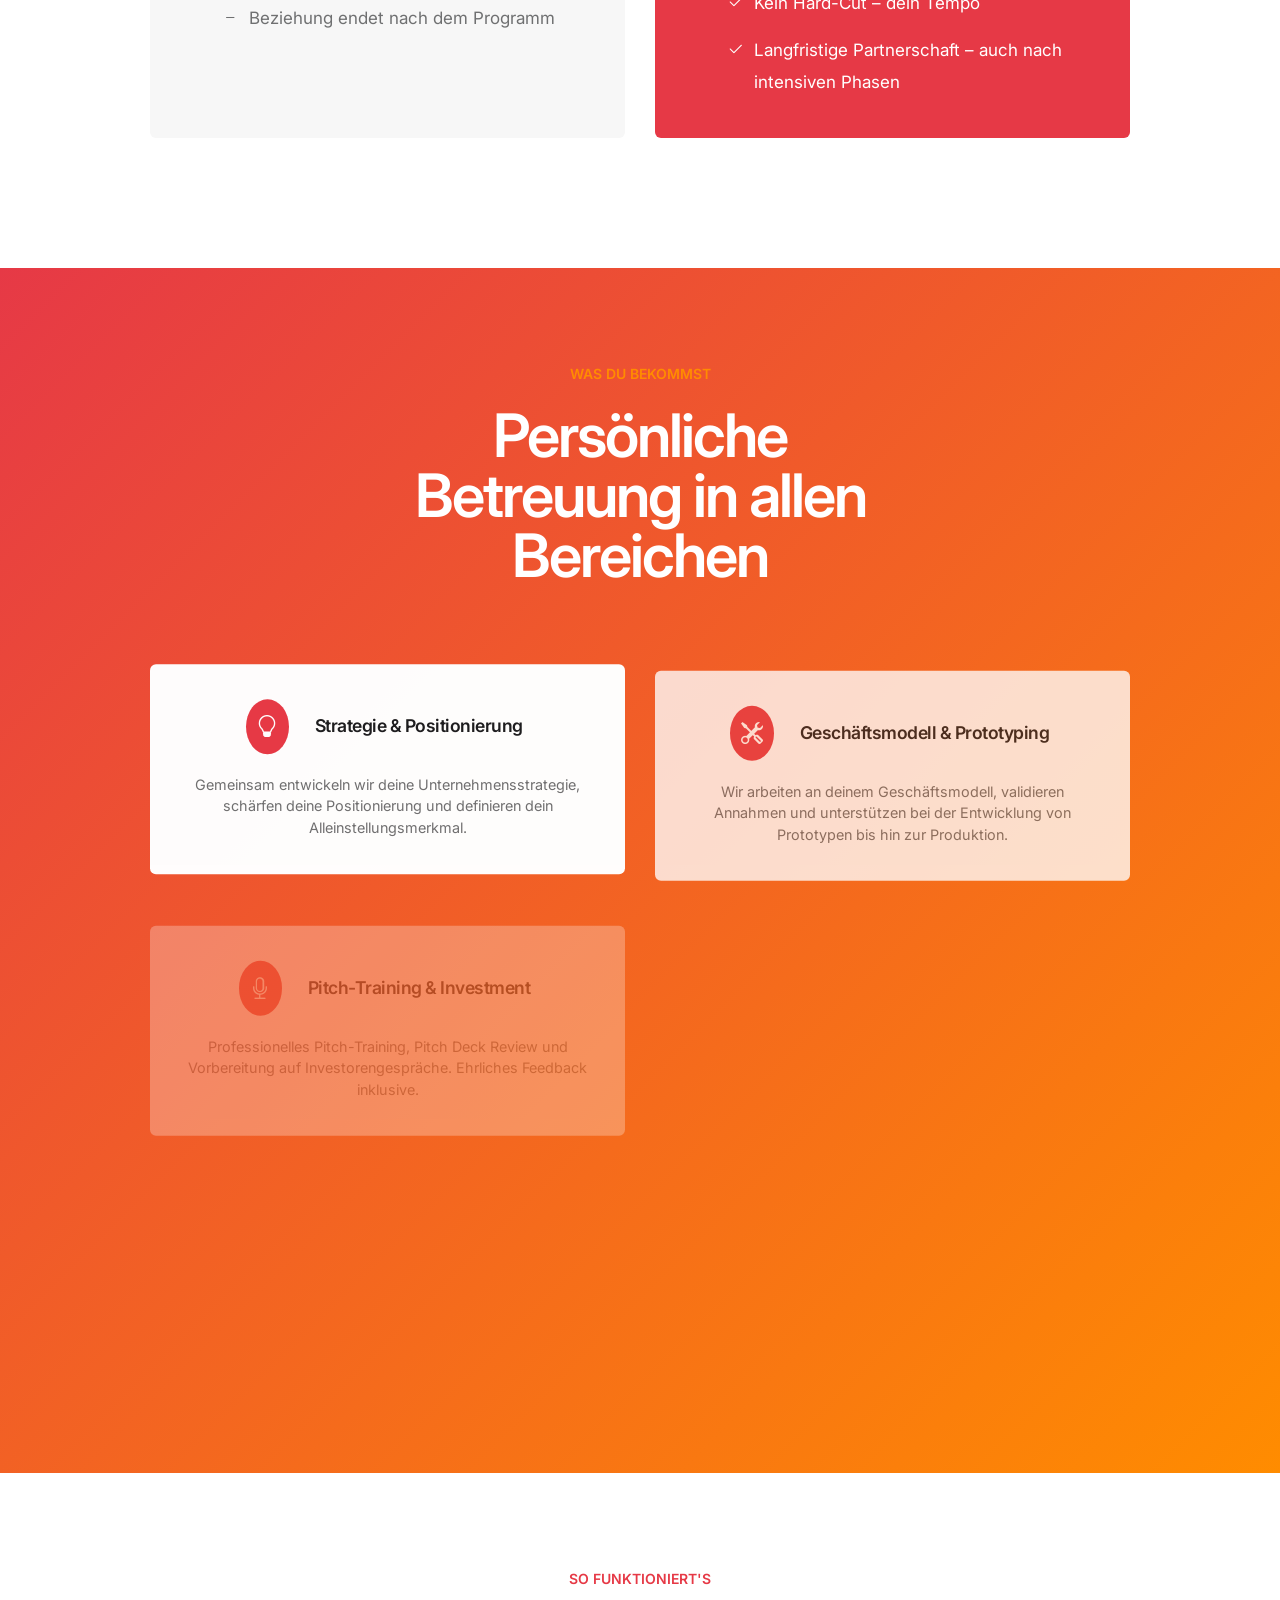
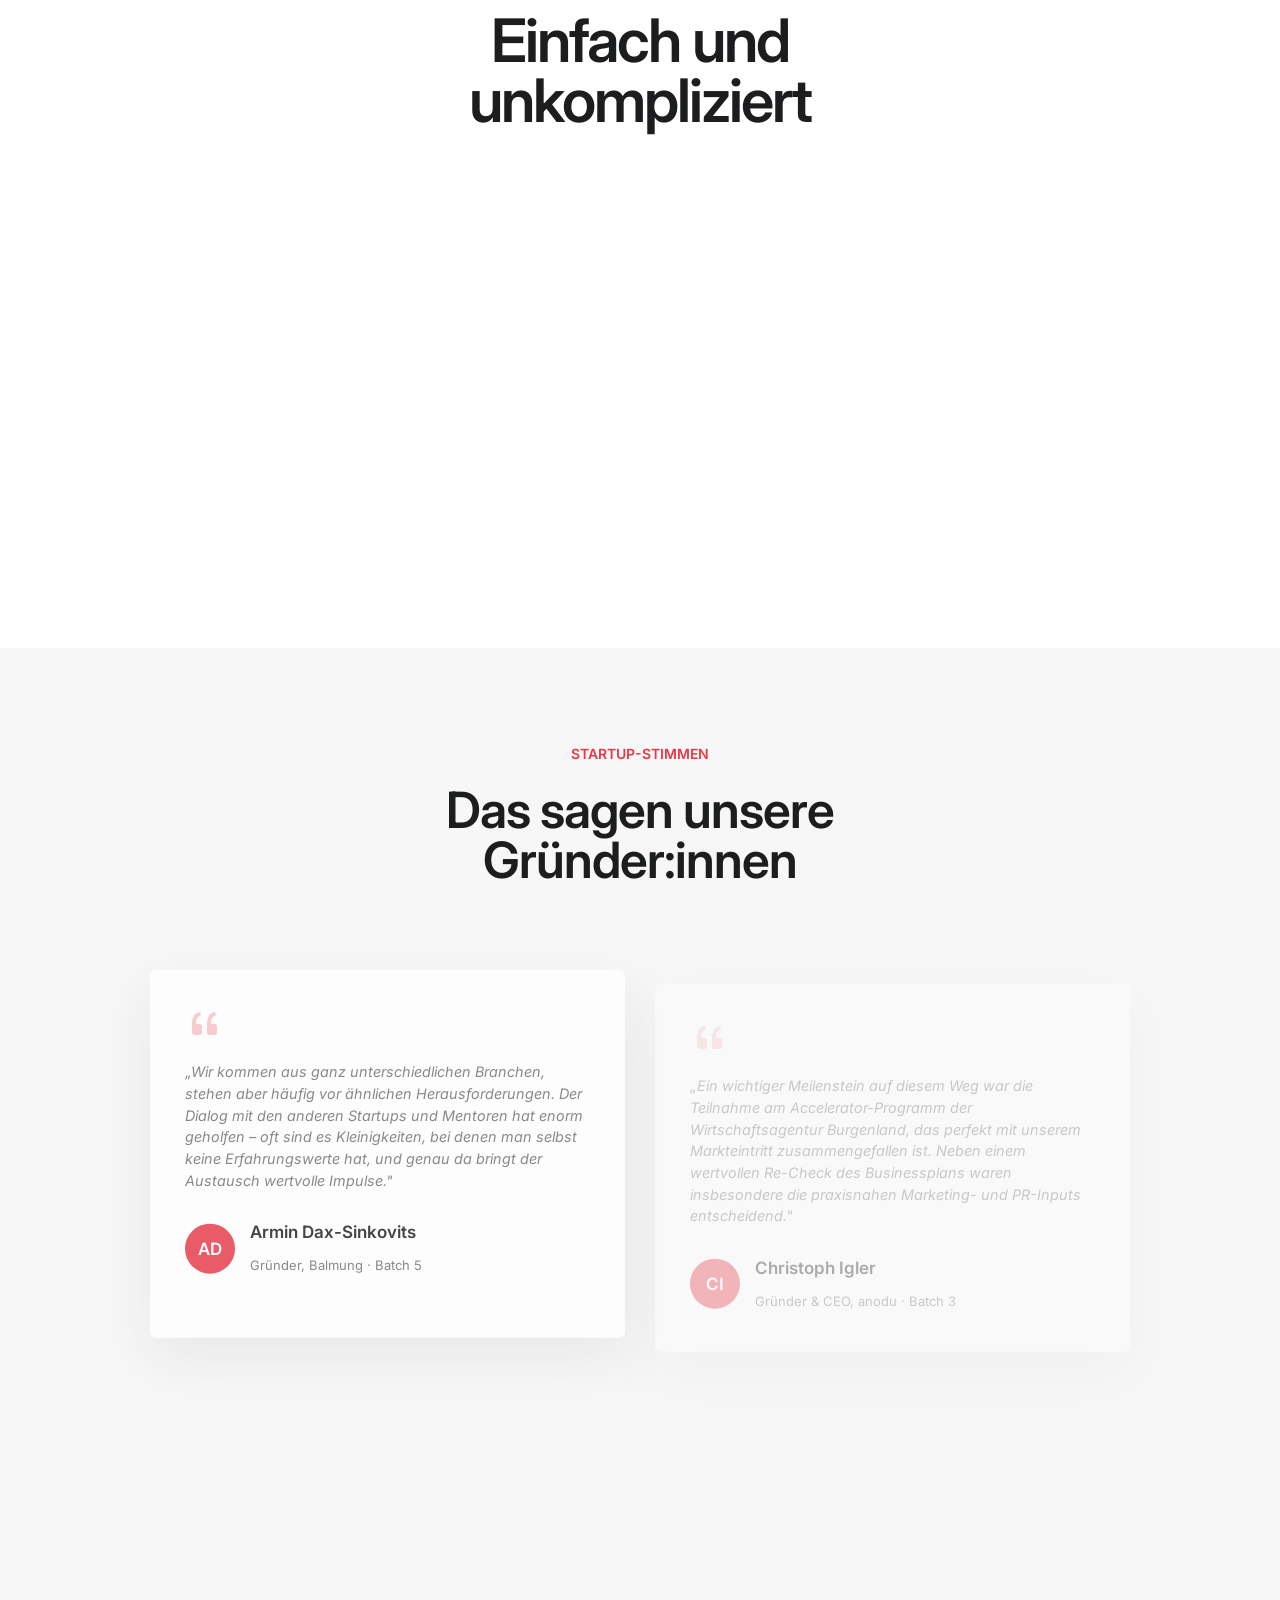
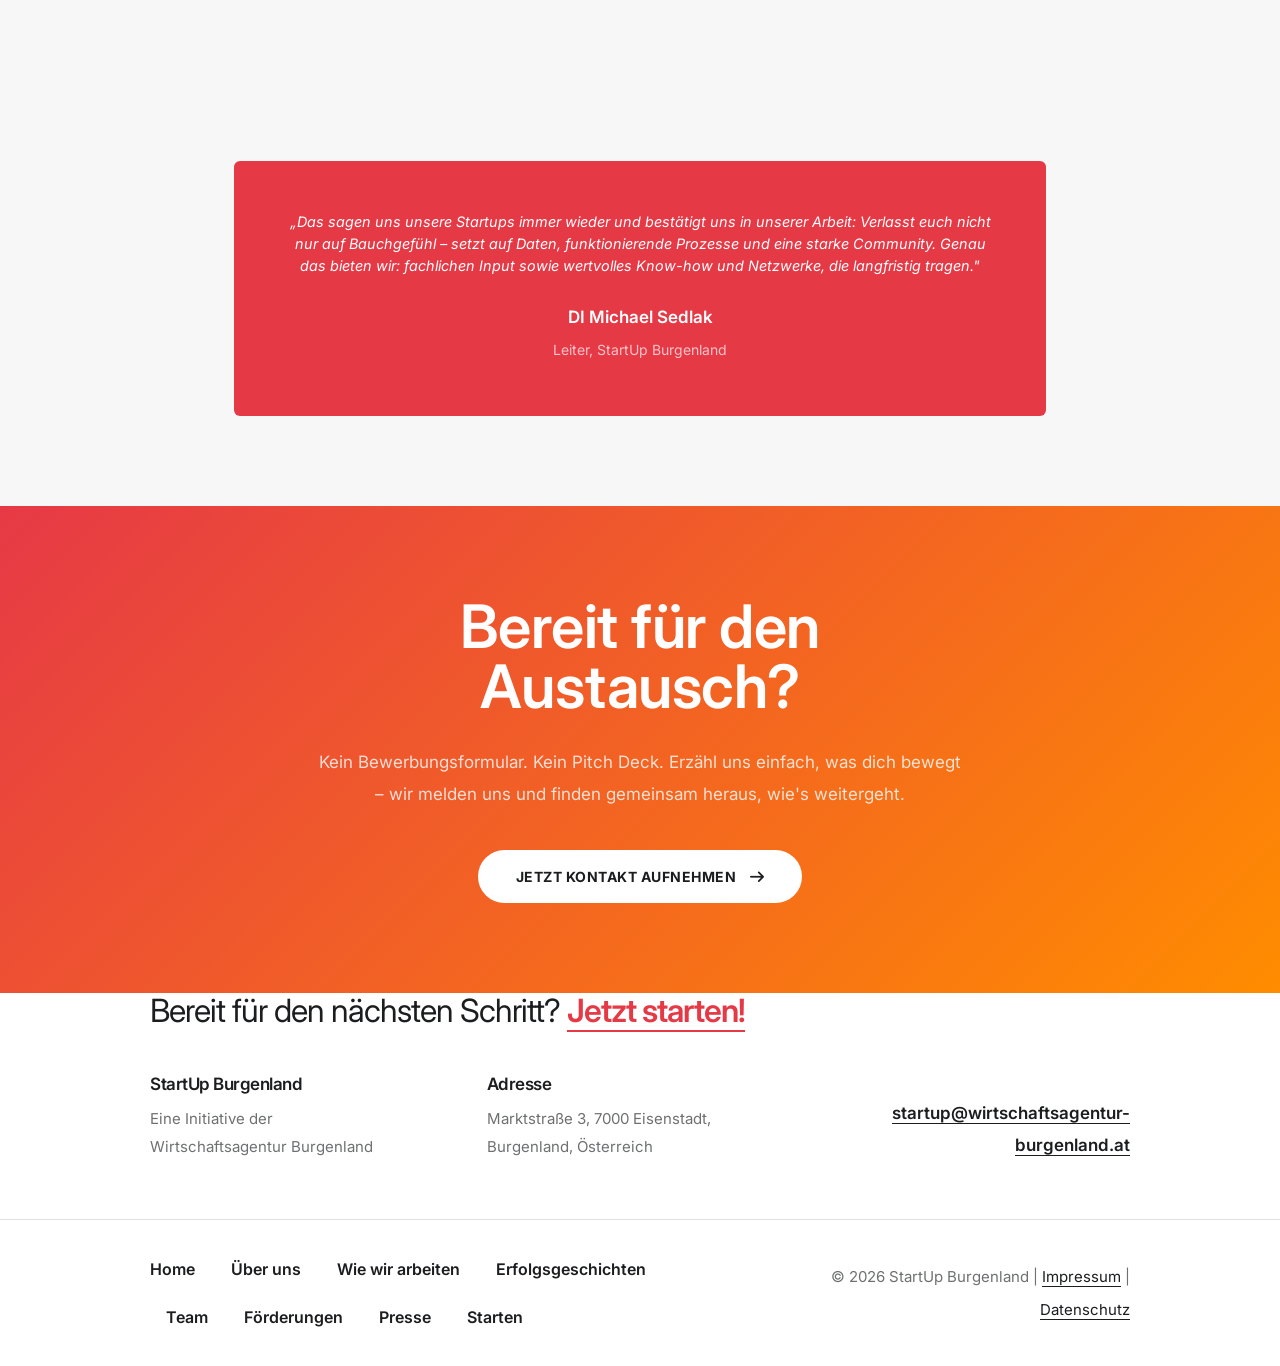
<file: html/incubator.html>
<!doctype html>
<html class="no-js" lang="de">
    <head>
        <title>1:1 Coaching - StartUp Burgenland</title>
        <meta charset="utf-8">
        <meta http-equiv="X-UA-Compatible" content="IE=edge" />
        <meta name="author" content="StartUp Burgenland">
        <meta name="viewport" content="width=device-width,initial-scale=1.0" />
        <meta name="description" content="100% individuelles 1:1 Coaching bei StartUp Burgenland. Keine Programme, keine Batches - maßgeschneiderte Unterstützung für dein Startup.">
        <link rel="icon" type="image/png" href="images/favicon.png">
        <link rel="shortcut icon" type="image/png" href="images/favicon.png">
        <link rel="preconnect" href="https://fonts.googleapis.com" crossorigin>
        <link rel="preconnect" href="https://fonts.gstatic.com" crossorigin>
        <link rel="stylesheet" href="css/vendors.min.css"/>
        <link rel="stylesheet" href="css/icon.min.css"/>
        <link rel="stylesheet" href="css/style.css"/>
        <link rel="stylesheet" href="css/responsive.css"/>
        <link rel="stylesheet" href="demos/startup-burgenland/startup-burgenland.css" />
    </head>
    <body data-mobile-nav-style="classic" class="background-position-center-top" style="">
        <!-- start header -->
        <header>
            <nav class="navbar navbar-expand-lg header-light header-transparent bg-transparent disable-fixed">
                <div class="container-fluid">
                    <div class="col-auto col-lg-2 me-lg-0 me-auto">
                        <a class="navbar-brand" href="index.html">
                            <img src="images/startup-burgenland-logo.svg" alt="StartUp Burgenland" class="default-logo">
                            <img src="images/startup-burgenland-logo.svg" alt="StartUp Burgenland" class="alt-logo">
                            <img src="images/startup-burgenland-logo.svg" alt="StartUp Burgenland" class="mobile-logo">
                        </a>
                    </div>
                    <div class="col-auto col-lg-8 menu-order position-static">
                        <button class="navbar-toggler float-start" type="button" data-bs-toggle="collapse" data-bs-target="#navbarNav" aria-controls="navbarNav" aria-label="Toggle navigation">
                            <span class="navbar-toggler-line"></span>
                            <span class="navbar-toggler-line"></span>
                            <span class="navbar-toggler-line"></span>
                            <span class="navbar-toggler-line"></span>
                        </button>
                        <div class="collapse navbar-collapse justify-content-center" id="navbarNav">
                            <ul class="navbar-nav">
                                <li class="nav-item"><a href="index.html" class="nav-link">Home</a></li>
                                <li class="nav-item"><a href="ueber-uns.html" class="nav-link">Über uns</a></li>
                                <li class="nav-item dropdown">
                                    <a href="wie-wir-arbeiten.html" class="nav-link">Wie wir arbeiten</a>
                                    <i class="fa-solid fa-angle-down dropdown-toggle" id="navbarDropdown" role="button" data-bs-toggle="dropdown" aria-expanded="false"></i>
                                    <ul class="dropdown-menu" aria-labelledby="navbarDropdown">
                                        <li><a href="incubator.html" class="dropdown-item">Incubator|Accelerator</a></li>
                                        <li><a href="restartup.html" class="dropdown-item">ReStartUp</a></li>
                                    </ul>
                                </li>
                                <li class="nav-item"><a href="erfolgsgeschichten.html" class="nav-link">Erfolgsgeschichten</a></li>
                                <li class="nav-item"><a href="team.html" class="nav-link">Team</a></li>
                                <li class="nav-item"><a href="foerderungen.html" class="nav-link">Förderungen</a></li>
                                <li class="nav-item"><a href="presse.html" class="nav-link">Presse</a></li>
                            </ul>
                        </div>
                    </div>
                    <div class="col-auto col-lg-2 text-end">
                        <div class="header-icon">
                            <div class="header-button">
                                <a href="starten.html" class="btn btn-rounded btn-sb-red btn-medium btn-switch-text btn-box-shadow text-transform-none">
                                    <span>
                                        <span class="btn-double-text" data-text="Jetzt starten">Jetzt starten</span>
                                        <span><i class="fa-solid fa-arrow-right"></i></span>
                                    </span>
                                </a>
                            </div>
                        </div>
                    </div>
                </div>
            </nav>
        </header>
        <!-- end header -->

        <!-- start page title -->
        <section class="page-title-extra-large cover-background top-space-margin md-top-space-margin" style="background-image: url('images/hero-incubator.jpg')">
            <div class="container">
                <div class="row align-items-center justify-content-center extra-small-screen">
                    <div class="col-12 text-center position-relative">
                        <span class="fs-18 text-white opacity-8 mb-10px d-block">Wie wir arbeiten</span>
                        <h1 class="text-white fw-600 mb-0 ls-minus-2px">100% individuelles 1:1 Coaching</h1>
                    </div>
                </div>
            </div>
        </section>
        <!-- end page title -->

        <!-- start intro section -->
        <section>
            <div class="container">
                <div class="row align-items-center">
                    <div class="col-lg-6 md-mb-50px" data-anime='{ "el": "childs", "translateY": [30, 0], "opacity": [0,1], "duration": 800, "delay": 200, "staggervalue": 300, "easing": "easeOutQuad" }'>
                        <span class="fs-14 text-uppercase text-sb-red fw-600 mb-15px d-block">Unser Modell ab 2026</span>
                        <h2 class="text-dark-gray fw-600 ls-minus-2px mb-25px">Keine Programme. Keine Batches. Nur du und dein Startup.</h2>
                        <p class="mb-25px">Ab 2026 gibt es bei StartUp Burgenland keine formellen Incubator- oder Accelerator-Programme mehr. Stattdessen bieten wir <strong>100% individuelles 1:1 Coaching</strong> – maßgeschneidert auf jedes Startup, ohne starre Timelines oder Batch-Systeme.</p>
                        <p class="mb-25px">Warum? Weil echte Unterstützung persönlich sein muss. Weil jedes Startup einzigartig ist. Und weil wir mehr Wirkung liefern wollen, nicht mehr Workshops.</p>
                        <div class="d-flex flex-wrap gap-2">
                            <span class="bg-sb-red text-white px-20px py-10px border-radius-30px fs-14 fw-500">Zero Programme</span>
                            <span class="bg-sb-red text-white px-20px py-10px border-radius-30px fs-14 fw-500">Zero Batches</span>
                            <span class="bg-sb-red text-white px-20px py-10px border-radius-30px fs-14 fw-500">100% Individuell</span>
                        </div>
                    </div>
                    <div class="col-lg-6">
                        <img src="images/coaching-suedhub.jpg" class="border-radius-6px" alt="1:1 Coaching bei StartUp Burgenland"/>
                    </div>
                </div>
            </div>
        </section>
        <!-- end intro section -->

        <!-- start what stays section -->
        <section class="bg-very-light-gray">
            <div class="container">
                <div class="row justify-content-center mb-5">
                    <div class="col-lg-7 text-center">
                        <span class="fs-14 text-uppercase text-sb-red fw-600 mb-15px d-block">Was bleibt</span>
                        <h2 class="text-dark-gray fw-600 ls-minus-2px">Alle Förderungen. Voller Support.</h2>
                        <p class="text-medium-gray">Die Finanzierungsmöglichkeiten bleiben vollständig erhalten – und werden durch individuelles Coaching noch wertvoller.</p>
                    </div>
                </div>
                <div class="row row-cols-1 row-cols-lg-3 justify-content-center" data-anime='{ "el": "childs", "translateY": [40, 0], "opacity": [0,1], "duration": 800, "delay": 200, "staggervalue": 300, "easing": "easeOutQuad" }'>
                    <div class="col mb-30px">
                        <div class="bg-white border-radius-6px p-40px h-100 box-shadow-quadruple-large text-center">
                            <div class="fs-50 text-sb-red fw-700 mb-15px">€10.000</div>
                            <h5 class="text-dark-gray fw-600 mb-15px">Startförderung</h5>
                            <p class="mb-0">Nicht rückzahlbarer Zuschuss für deinen Unternehmensstart. Schnell und unkompliziert.</p>
                        </div>
                    </div>
                    <div class="col mb-30px">
                        <div class="bg-white border-radius-6px p-40px h-100 box-shadow-quadruple-large text-center">
                            <div class="fs-50 text-sb-orange fw-700 mb-15px">bis €400K</div>
                            <h5 class="text-dark-gray fw-600 mb-15px">Eigenkapital-Investment</h5>
                            <p class="mb-0">Beteiligung der Wirtschaftsagentur für Startups mit Wachstumspotenzial.</p>
                        </div>
                    </div>
                    <div class="col mb-30px">
                        <div class="bg-white border-radius-6px p-40px h-100 box-shadow-quadruple-large text-center">
                            <div class="fs-50 text-sb-red fw-700 mb-15px">Athena VC</div>
                            <h5 class="text-dark-gray fw-600 mb-15px">Follow-on Finanzierung</h5>
                            <p class="mb-0">Zugang zum Athena Burgenland VC für Anschlussfinanzierung und Skalierung.</p>
                        </div>
                    </div>
                </div>
            </div>
        </section>
        <!-- end what stays section -->

        <!-- start what's different section -->
        <section>
            <div class="container">
                <div class="row justify-content-center mb-5">
                    <div class="col-lg-7 text-center">
                        <span class="fs-14 text-uppercase text-sb-red fw-600 mb-15px d-block">Was ist anders?</span>
                        <h2 class="text-dark-gray fw-600 ls-minus-2px">Der Unterschied zu klassischen Programmen</h2>
                    </div>
                </div>
                <div class="row">
                    <div class="col-lg-6 mb-40px">
                        <div class="bg-very-light-gray border-radius-6px p-40px h-100">
                            <h4 class="text-dark-gray fw-600 mb-25px"><i class="bi bi-x-circle text-medium-gray me-10px"></i>Klassische Programme</h4>
                            <ul class="list-style-02 mb-0">
                                <li class="pb-15px text-medium-gray"><i class="bi bi-dash me-10px"></i>Feste Batch-Zyklen (z.B. 3 oder 6 Monate)</li>
                                <li class="pb-15px text-medium-gray"><i class="bi bi-dash me-10px"></i>Standardisierte Workshop-Reihen</li>
                                <li class="pb-15px text-medium-gray"><i class="bi bi-dash me-10px"></i>One-size-fits-all Curriculum</li>
                                <li class="pb-15px text-medium-gray"><i class="bi bi-dash me-10px"></i>Demo Day als Abschluss</li>
                                <li class="text-medium-gray"><i class="bi bi-dash me-10px"></i>Beziehung endet nach dem Programm</li>
                            </ul>
                        </div>
                    </div>
                    <div class="col-lg-6 mb-40px">
                        <div class="bg-sb-red border-radius-6px p-40px h-100">
                            <h4 class="text-white fw-600 mb-25px"><i class="bi bi-check-circle me-10px"></i>StartUp Burgenland 1:1</h4>
                            <ul class="list-style-02 mb-0">
                                <li class="pb-15px text-white"><i class="bi bi-check2 me-10px"></i>Flexibler Start – jederzeit möglich</li>
                                <li class="pb-15px text-white"><i class="bi bi-check2 me-10px"></i>Individuell abgestimmte Coaching-Sessions</li>
                                <li class="pb-15px text-white"><i class="bi bi-check2 me-10px"></i>Maßgeschneiderte Unterstützung nach Bedarf</li>
                                <li class="pb-15px text-white"><i class="bi bi-check2 me-10px"></i>Kein Hard-Cut – dein Tempo</li>
                                <li class="text-white"><i class="bi bi-check2 me-10px"></i>Langfristige Partnerschaft – auch nach intensiven Phasen</li>
                            </ul>
                        </div>
                    </div>
                </div>
            </div>
        </section>
        <!-- end what's different section -->

        <!-- start what we offer section -->
        <section class="bg-gradient-sb">
            <div class="container">
                <div class="row justify-content-center mb-5">
                    <div class="col-lg-7 text-center">
                        <span class="fs-14 text-uppercase text-sb-orange fw-600 mb-15px d-block">Was du bekommst</span>
                        <h2 class="text-white fw-600 ls-minus-2px">Persönliche Betreuung in allen Bereichen</h2>
                    </div>
                </div>
                <div class="row row-cols-1 row-cols-lg-2 row-cols-md-2" data-anime='{ "el": "childs", "translateY": [30, 0], "opacity": [0,1], "duration": 800, "delay": 200, "staggervalue": 300, "easing": "easeOutQuad" }'>
                    <div class="col mb-30px">
                        <div class="bg-white border-radius-6px p-35px h-100">
                            <div class="d-flex align-items-center mb-20px">
                                <div class="icon-box-sb me-20px" style="width: 55px; height: 55px;">
                                    <i class="bi bi-lightbulb fs-22"></i>
                                </div>
                                <h5 class="text-dark-gray fw-600 mb-0">Strategie & Positionierung</h5>
                            </div>
                            <p class="mb-0">Gemeinsam entwickeln wir deine Unternehmensstrategie, schärfen deine Positionierung und definieren dein Alleinstellungsmerkmal.</p>
                        </div>
                    </div>
                    <div class="col mb-30px">
                        <div class="bg-white border-radius-6px p-35px h-100">
                            <div class="d-flex align-items-center mb-20px">
                                <div class="icon-box-sb me-20px" style="width: 55px; height: 55px;">
                                    <i class="bi bi-tools fs-22"></i>
                                </div>
                                <h5 class="text-dark-gray fw-600 mb-0">Geschäftsmodell & Prototyping</h5>
                            </div>
                            <p class="mb-0">Wir arbeiten an deinem Geschäftsmodell, validieren Annahmen und unterstützen bei der Entwicklung von Prototypen bis hin zur Produktion.</p>
                        </div>
                    </div>
                    <div class="col mb-30px">
                        <div class="bg-white border-radius-6px p-35px h-100">
                            <div class="d-flex align-items-center mb-20px">
                                <div class="icon-box-sb me-20px" style="width: 55px; height: 55px;">
                                    <i class="bi bi-mic fs-22"></i>
                                </div>
                                <h5 class="text-dark-gray fw-600 mb-0">Pitch-Training & Investment</h5>
                            </div>
                            <p class="mb-0">Professionelles Pitch-Training, Pitch Deck Review und Vorbereitung auf Investorengespräche. Ehrliches Feedback inklusive.</p>
                        </div>
                    </div>
                    <div class="col mb-30px">
                        <div class="bg-white border-radius-6px p-35px h-100">
                            <div class="d-flex align-items-center mb-20px">
                                <div class="icon-box-sb me-20px" style="width: 55px; height: 55px;">
                                    <i class="bi bi-people fs-22"></i>
                                </div>
                                <h5 class="text-dark-gray fw-600 mb-0">Netzwerk & Pilotkunden</h5>
                            </div>
                            <p class="mb-0">Zugang zu relevanten Kontakten, Entscheidungsträgern und potenziellen Pilotkunden in der Region und darüber hinaus.</p>
                        </div>
                    </div>
                    <div class="col mb-30px">
                        <div class="bg-white border-radius-6px p-35px h-100">
                            <div class="d-flex align-items-center mb-20px">
                                <div class="icon-box-sb me-20px" style="width: 55px; height: 55px;">
                                    <i class="bi bi-briefcase fs-22"></i>
                                </div>
                                <h5 class="text-dark-gray fw-600 mb-0">Spezialisten-Netzwerk</h5>
                            </div>
                            <p class="mb-0">Brauchst du Hilfe bei Legal, PR, Sales oder HR? Wir bringen die richtigen Expert:innen zusammen – nach Stunden oder projektbezogen.</p>
                        </div>
                    </div>
                    <div class="col mb-30px">
                        <div class="bg-white border-radius-6px p-35px h-100">
                            <div class="d-flex align-items-center mb-20px">
                                <div class="icon-box-sb me-20px" style="width: 55px; height: 55px;">
                                    <i class="bi bi-hearts fs-22"></i>
                                </div>
                                <h5 class="text-dark-gray fw-600 mb-0">Alumni-Community</h5>
                            </div>
                            <p class="mb-0">Teil einer aktiven Gründer:innen-Community werden. Vernetzung, gegenseitige Unterstützung und gemeinsame Events.</p>
                        </div>
                    </div>
                </div>
            </div>
        </section>
        <!-- end what we offer section -->

        <!-- start how it works section -->
        <section>
            <div class="container">
                <div class="row justify-content-center mb-5">
                    <div class="col-lg-7 text-center">
                        <span class="fs-14 text-uppercase text-sb-red fw-600 mb-15px d-block">So funktioniert's</span>
                        <h2 class="text-dark-gray fw-600 ls-minus-2px">Einfach und unkompliziert</h2>
                    </div>
                </div>
                <div class="row row-cols-1 row-cols-lg-4 row-cols-md-2" data-anime='{ "el": "childs", "translateY": [40, 0], "opacity": [0,1], "duration": 800, "delay": 200, "staggervalue": 300, "easing": "easeOutQuad" }'>
                    <div class="col mb-30px">
                        <div class="bg-very-light-gray border-radius-6px p-30px h-100 text-center">
                            <div class="fs-60 text-sb-red fw-700 mb-10px">01</div>
                            <h5 class="text-dark-gray fw-600 mb-15px">Erstkontakt</h5>
                            <p class="mb-0">Schreib uns eine kurze E-Mail mit 2-3 Sätzen zu dir und deiner Idee. Kein Pitch Deck, kein Formular nötig.</p>
                        </div>
                    </div>
                    <div class="col mb-30px">
                        <div class="bg-very-light-gray border-radius-6px p-30px h-100 text-center">
                            <div class="fs-60 text-sb-red fw-700 mb-10px">02</div>
                            <h5 class="text-dark-gray fw-600 mb-15px">Augenhöhe-Call</h5>
                            <p class="mb-0">Kurzer Call (ca. 20 Min) – wir hören zu, fragen nach und geben erstes ehrliches Feedback.</p>
                        </div>
                    </div>
                    <div class="col mb-30px">
                        <div class="bg-very-light-gray border-radius-6px p-30px h-100 text-center">
                            <div class="fs-60 text-sb-red fw-700 mb-10px">03</div>
                            <h5 class="text-dark-gray fw-600 mb-15px">Gemeinsamer Plan</h5>
                            <p class="mb-0">Passt es? Dann erarbeiten wir gemeinsam deinen individuellen Plan. Deine Situation. Dein Tempo.</p>
                        </div>
                    </div>
                    <div class="col mb-30px">
                        <div class="bg-very-light-gray border-radius-6px p-30px h-100 text-center">
                            <div class="fs-60 text-sb-red fw-700 mb-10px">04</div>
                            <h5 class="text-dark-gray fw-600 mb-15px">Los geht's</h5>
                            <p class="mb-0">Regelmäßige 1:1 Sessions, Zugang zu Netzwerk und Förderungen. Kein Enddatum – wir sind da, solange du uns brauchst.</p>
                        </div>
                    </div>
                </div>
            </div>
        </section>
        <!-- end how it works section -->

        <!-- start community quote section -->
        <section class="bg-very-light-gray">
            <div class="container">
                <div class="row justify-content-center mb-5">
                    <div class="col-lg-7 text-center">
                        <span class="fs-14 text-uppercase text-sb-red fw-600 mb-15px d-block">Startup-Stimmen</span>
                        <h3 class="text-dark-gray fw-600 ls-minus-1px">Das sagen unsere Gründer:innen</h3>
                    </div>
                </div>
                <div class="row row-cols-1 row-cols-lg-2 g-4" data-anime='{ "el": "childs", "translateY": [30, 0], "opacity": [0,1], "duration": 800, "delay": 200, "staggervalue": 300, "easing": "easeOutQuad" }'>
                    <!-- Armin Dax-Sinkovits / Balmung -->
                    <div class="col">
                        <div class="bg-white border-radius-6px p-35px h-100 box-shadow-quadruple-large">
                            <i class="bi bi-quote fs-40 text-sb-red opacity-3 mb-15px d-block"></i>
                            <p class="fst-italic mb-25px fs-17">„Wir kommen aus ganz unterschiedlichen Branchen, stehen aber häufig vor ähnlichen Herausforderungen. Der Dialog mit den anderen Startups und Mentoren hat enorm geholfen – oft sind es Kleinigkeiten, bei denen man selbst keine Erfahrungswerte hat, und genau da bringt der Austausch wertvolle Impulse."</p>
                            <div class="d-flex align-items-center">
                                <div class="bg-sb-red text-white fw-600 rounded-circle d-flex align-items-center justify-content-center me-15px" style="width: 50px; height: 50px;">AD</div>
                                <div>
                                    <span class="fw-600 text-dark-gray d-block">Armin Dax-Sinkovits</span>
                                    <span class="text-medium-gray fs-13">Gründer, Balmung · Batch 5</span>
                                </div>
                            </div>
                        </div>
                    </div>
                    <!-- Christoph Igler / anodu -->
                    <div class="col">
                        <div class="bg-white border-radius-6px p-35px h-100 box-shadow-quadruple-large">
                            <i class="bi bi-quote fs-40 text-sb-red opacity-3 mb-15px d-block"></i>
                            <p class="fst-italic mb-25px fs-17">„Ein wichtiger Meilenstein auf diesem Weg war die Teilnahme am Accelerator-Programm der Wirtschaftsagentur Burgenland, das perfekt mit unserem Markteintritt zusammengefallen ist. Neben einem wertvollen Re-Check des Businessplans waren insbesondere die praxisnahen Marketing- und PR-Inputs entscheidend."</p>
                            <div class="d-flex align-items-center">
                                <div class="bg-sb-red text-white fw-600 rounded-circle d-flex align-items-center justify-content-center me-15px" style="width: 50px; height: 50px;">CI</div>
                                <div>
                                    <span class="fw-600 text-dark-gray d-block">Christoph Igler</span>
                                    <span class="text-medium-gray fs-13">Gründer & CEO, anodu · Batch 3</span>
                                </div>
                            </div>
                        </div>
                    </div>
                    <!-- Michael Strudler / Wendy Windenergie -->
                    <div class="col">
                        <div class="bg-white border-radius-6px p-35px h-100 box-shadow-quadruple-large">
                            <i class="bi bi-quote fs-40 text-sb-red opacity-3 mb-15px d-block"></i>
                            <p class="fst-italic mb-25px fs-17">„Einfach loslegen, wenn man eine gute Idee hat – und sich von Fehlern nicht entmutigen lassen. Mit einem soliden technischen Fundament lässt sich vieles aufbauen und ausprobieren, doch entscheidend ist der Mut, sich zu trauen, und die Offenheit, auf erfahrene Expert:innen zu hören."</p>
                            <div class="d-flex align-items-center">
                                <div class="bg-sb-red text-white fw-600 rounded-circle d-flex align-items-center justify-content-center me-15px" style="width: 50px; height: 50px;">MS</div>
                                <div>
                                    <span class="fw-600 text-dark-gray d-block">Michael Strudler</span>
                                    <span class="text-medium-gray fs-13">Gründer, Wendy Windenergie</span>
                                </div>
                            </div>
                        </div>
                    </div>
                    <!-- Pflegenavi -->
                    <div class="col">
                        <div class="bg-white border-radius-6px p-35px h-100 box-shadow-quadruple-large">
                            <i class="bi bi-quote fs-40 text-sb-red opacity-3 mb-15px d-block"></i>
                            <p class="fst-italic mb-25px fs-17">„Über das Netzwerk von StartUp Burgenland haben wir unseren CTO im Burgenland gefunden – ein entscheidender Wendepunkt für unser Unternehmen. Das zeigt, wie wichtig die persönlichen Verbindungen und das regionale Netzwerk für den Erfolg eines Startups sind."</p>
                            <div class="d-flex align-items-center">
                                <div class="bg-sb-red text-white fw-600 rounded-circle d-flex align-items-center justify-content-center me-15px" style="width: 50px; height: 50px;">PN</div>
                                <div>
                                    <span class="fw-600 text-dark-gray d-block">Pflegenavi</span>
                                    <span class="text-medium-gray fs-13">HealthTech · Batch 1</span>
                                </div>
                            </div>
                        </div>
                    </div>
                </div>
                <!-- Michael Sedlak Quote -->
                <div class="row justify-content-center mt-60px">
                    <div class="col-lg-10 text-center">
                        <div class="bg-sb-red border-radius-6px p-50px">
                            <p class="text-white fs-20 fst-italic mb-25px">„Das sagen uns unsere Startups immer wieder und bestätigt uns in unserer Arbeit: Verlasst euch nicht nur auf Bauchgefühl – setzt auf Daten, funktionierende Prozesse und eine starke Community. Genau das bieten wir: fachlichen Input sowie wertvolles Know-how und Netzwerke, die langfristig tragen."</p>
                            <span class="fw-600 text-white d-block">DI Michael Sedlak</span>
                            <span class="text-white opacity-7 fs-14">Leiter, StartUp Burgenland</span>
                        </div>
                    </div>
                </div>
            </div>
        </section>
        <!-- end community quote section -->

        <!-- start CTA section -->
        <section class="bg-gradient-sb">
            <div class="container">
                <div class="row justify-content-center text-center">
                    <div class="col-lg-8">
                        <h2 class="text-white fw-600 mb-30px">Bereit für den Austausch?</h2>
                        <p class="text-white opacity-8 mb-40px">Kein Bewerbungsformular. Kein Pitch Deck. Erzähl uns einfach, was dich bewegt – wir melden uns und finden gemeinsam heraus, wie's weitergeht.</p>
                        <a href="starten.html" class="btn btn-large btn-white btn-rounded fw-700 text-dark-gray">Jetzt Kontakt aufnehmen <i class="fa-solid fa-arrow-right ms-10px"></i></a>
                    </div>
                </div>
            </div>
        </section>
        <!-- end CTA section -->

        <!-- start footer -->
        <footer class="p-0">
            <div class="container">
                <div class="row align-items-center mb-4 sm-mb-6">
                    <div class="col-md-10 col-sm-8 text-center text-sm-start xs-mb-25px">
                        <h5 class="mb-0 text-dark-gray fw-400 ls-minus-1px">Bereit für den nächsten Schritt? <a href="starten.html" class="text-decoration-line-bottom-medium fw-600 text-sb-red text-sb-red-hover">Jetzt starten!</a></h5>
                    </div>
                    <div class="col-md-2 col-sm-4 text-center text-sm-end">
                        <a href="index.html" class="footer-logo d-inline-block">
                            <img src="images/startup-burgenland-logo.svg" alt="StartUp Burgenland">
                        </a>
                    </div>
                </div>
                <div class="row align-items-end mb-6 sm-mb-40px">
                    <div class="col-lg-4 col-sm-6 text-center text-sm-start xs-mb-25px last-paragraph-no-margin">
                        <span class="d-block text-dark-gray ls-minus-05px mb-5px fw-600">StartUp Burgenland</span>
                        <p class="w-80 lg-w-100 text-medium-gray fs-15 lh-28">Eine Initiative der Wirtschaftsagentur Burgenland</p>
                    </div>
                    <div class="col-lg-4 col-sm-6 text-center text-sm-start xs-mb-25px last-paragraph-no-margin">
                        <span class="d-block text-dark-gray ls-minus-05px mb-5px fw-600">Adresse</span>
                        <p class="w-80 lg-w-100 text-medium-gray fs-15 lh-28">Marktstraße 3, 7000 Eisenstadt, Burgenland, Österreich</p>
                    </div>
                    <div class="col-md-4 col-sm-12 last-paragraph-no-margin ms-auto text-center text-sm-end">
                        <a href="mailto:startup@wirtschaftsagentur-burgenland.at" class="text-dark-gray text-dark-gray-hover fw-600 text-decoration-line-bottom">startup@wirtschaftsagentur-burgenland.at</a>
                    </div>
                </div>
            </div>
            <div class="footer-bottom pt-25px pb-25px border-top border-color-charcoal-grey">
                <div class="container">
                    <div class="row align-items-center">
                        <div class="col-lg-7 text-center text-lg-start md-mb-10px">
                            <ul class="footer-navbar fw-600 fs-16">
                                <li class="nav-item"><a href="index.html" class="nav-link">Home</a></li>
                                <li class="nav-item"><a href="ueber-uns.html" class="nav-link">Über uns</a></li>
                                <li class="nav-item"><a href="wie-wir-arbeiten.html" class="nav-link">Wie wir arbeiten</a></li>
                                <li class="nav-item"><a href="erfolgsgeschichten.html" class="nav-link">Erfolgsgeschichten</a></li>
                                <li class="nav-item"><a href="team.html" class="nav-link">Team</a></li>
                                <li class="nav-item"><a href="foerderungen.html" class="nav-link">Förderungen</a></li>
                                <li class="nav-item"><a href="presse.html" class="nav-link">Presse</a></li>
                                <li class="nav-item"><a href="starten.html" class="nav-link">Starten</a></li>
                            </ul>
                        </div>
                        <div class="col-lg-5 text-center text-lg-end">
                            <span class="fs-15">© 2026 StartUp Burgenland | <a href="impressum.html" class="text-decoration-line-bottom text-dark-gray text-dark-gray-hover">Impressum</a> | <a href="datenschutz.html" class="text-decoration-line-bottom text-dark-gray text-dark-gray-hover">Datenschutz</a></span>
                        </div>
                    </div>
                </div>
            </div>
        </footer>
        <!-- end footer -->


        <script type="text/javascript" src="js/jquery.js"></script>
        <script type="text/javascript" src="js/vendors.min.js"></script>
        <script type="text/javascript" src="js/main.js"></script>
        <script>document.querySelectorAll(".scroll-progress").forEach(function(el){el.remove();});</script>
    </body>
</html>
</file>
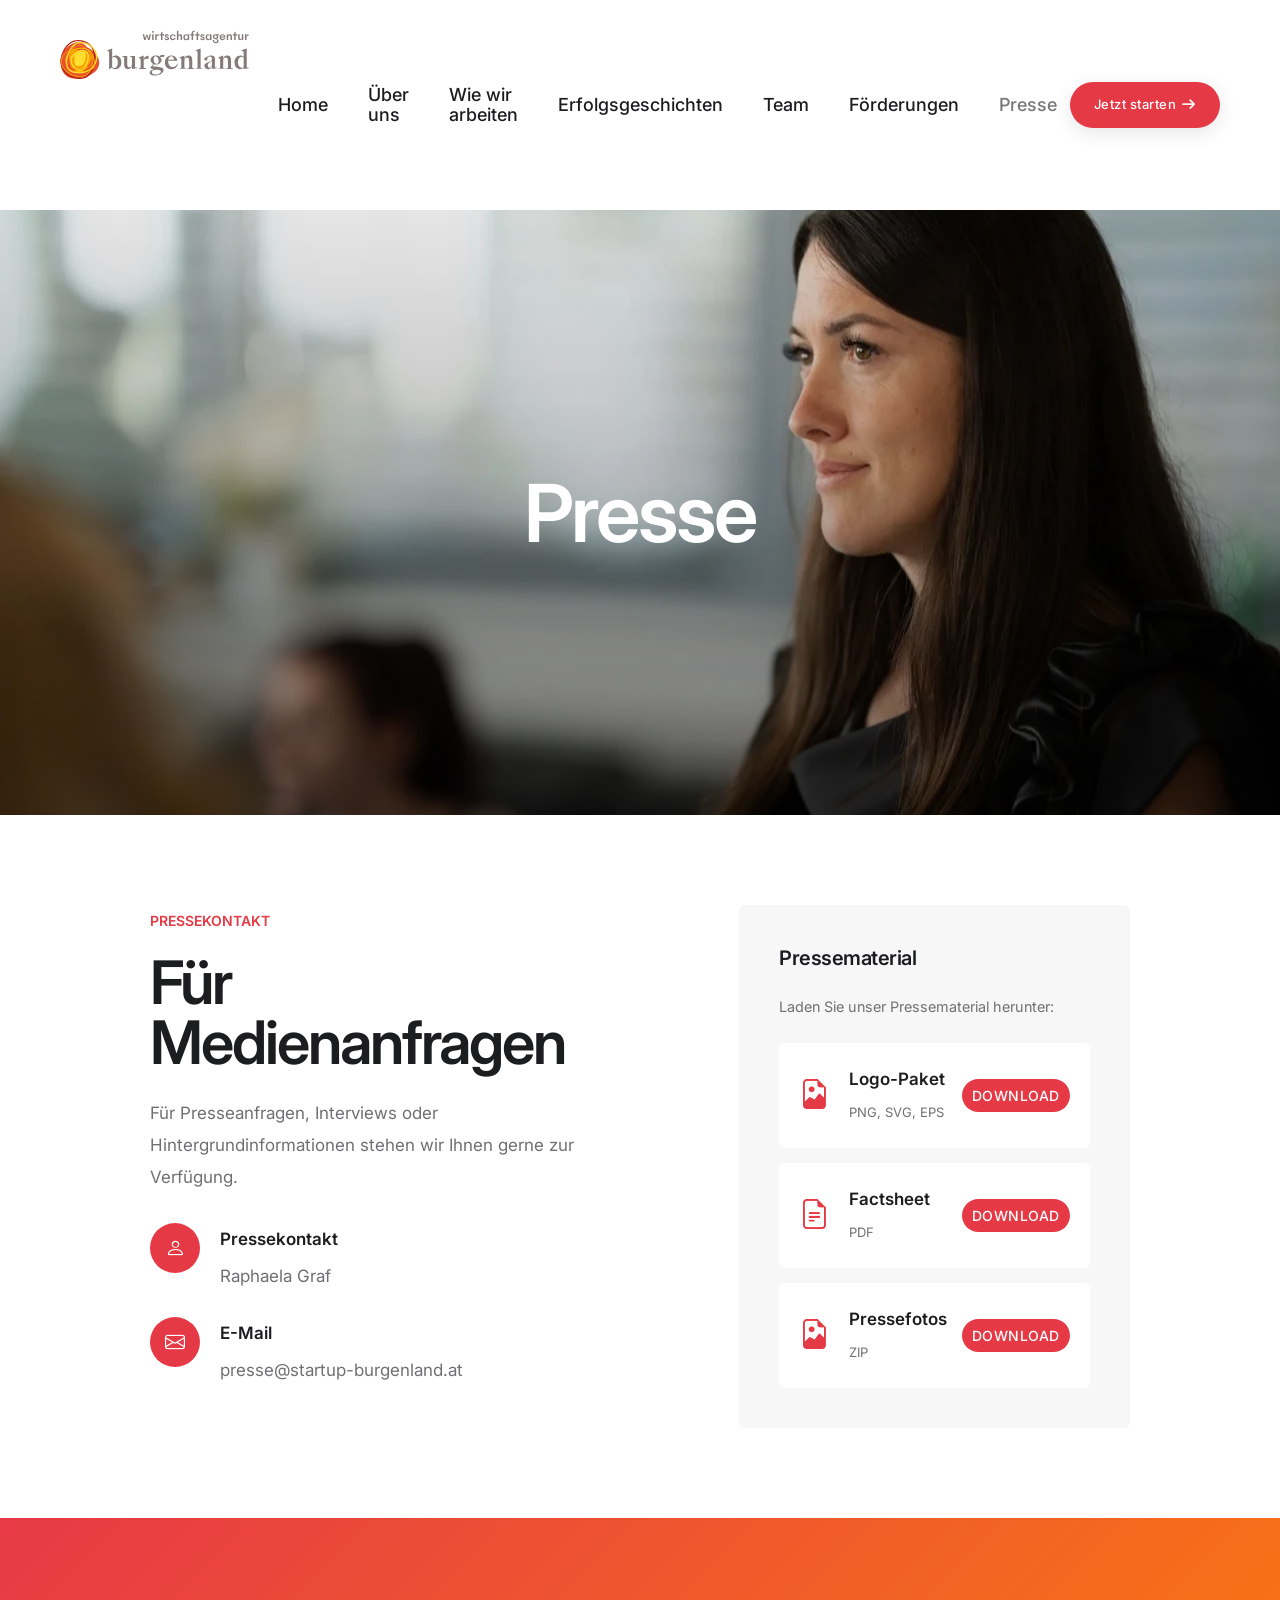
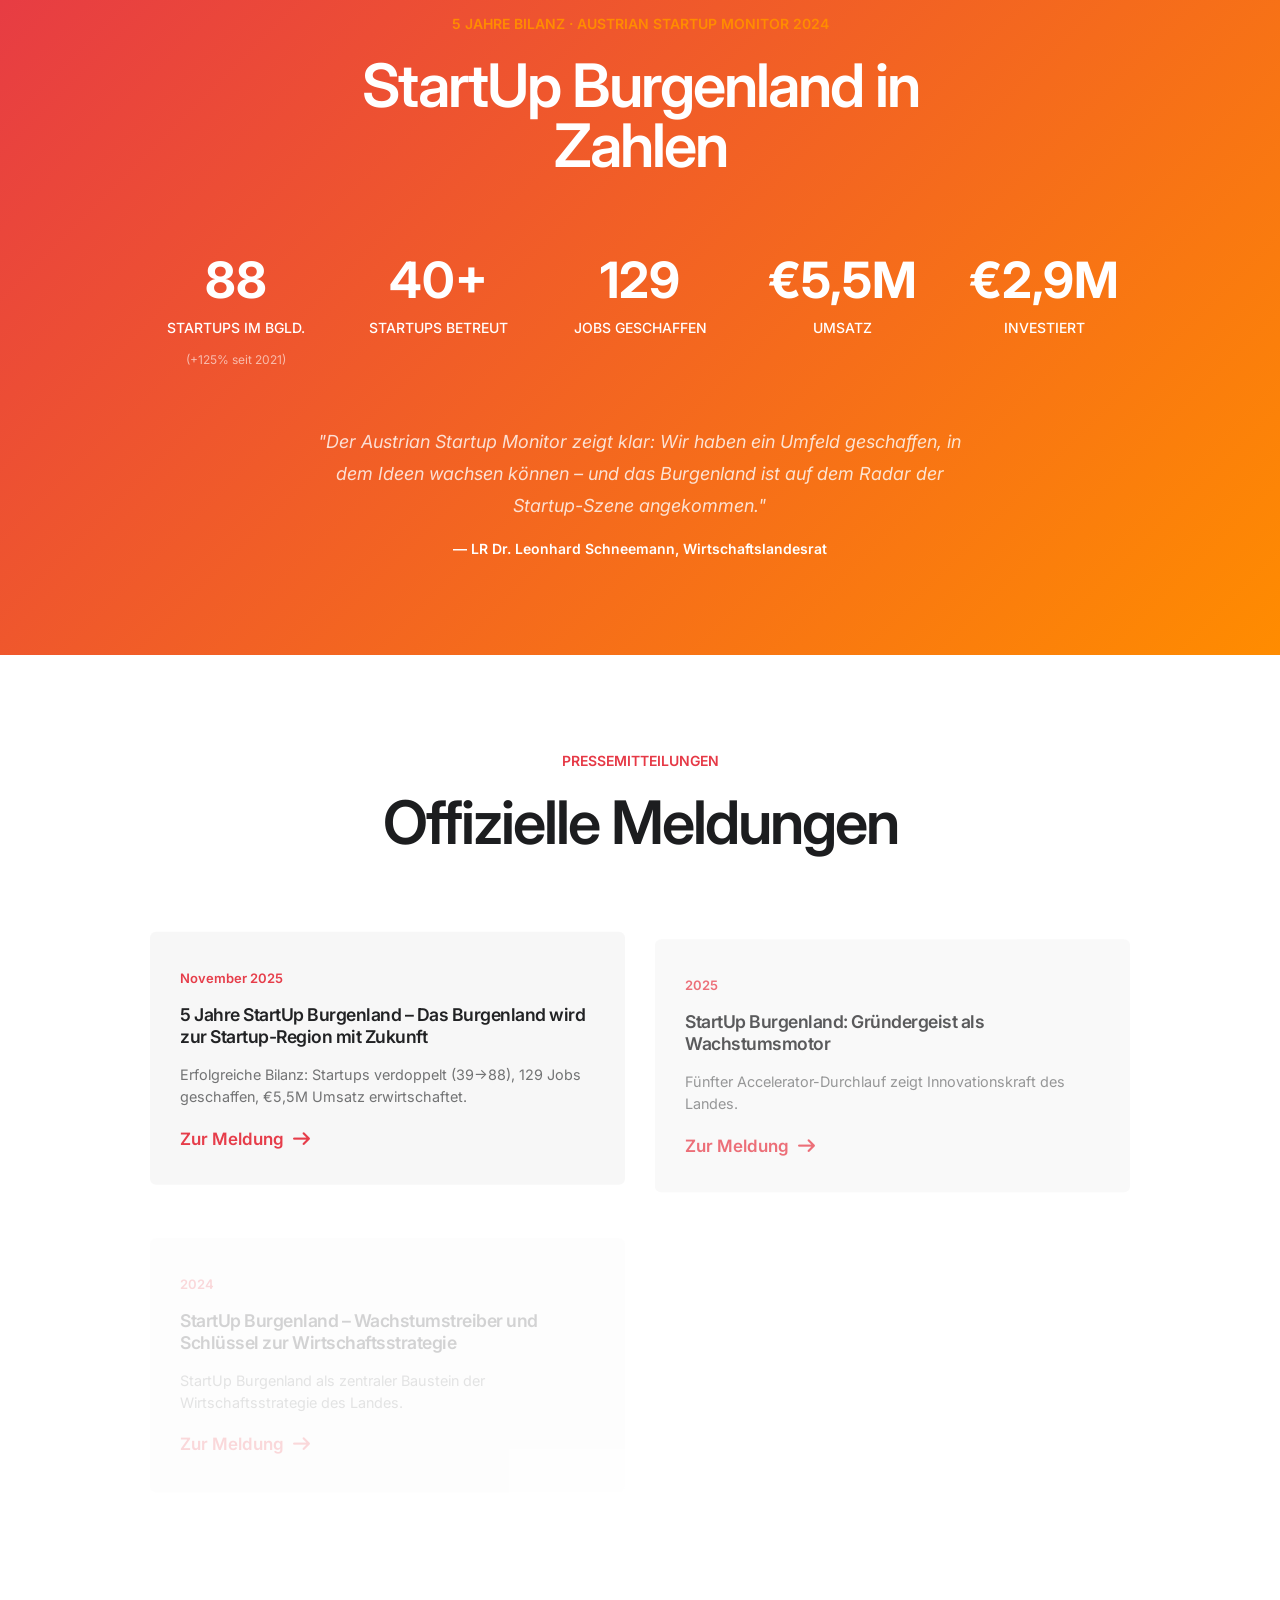
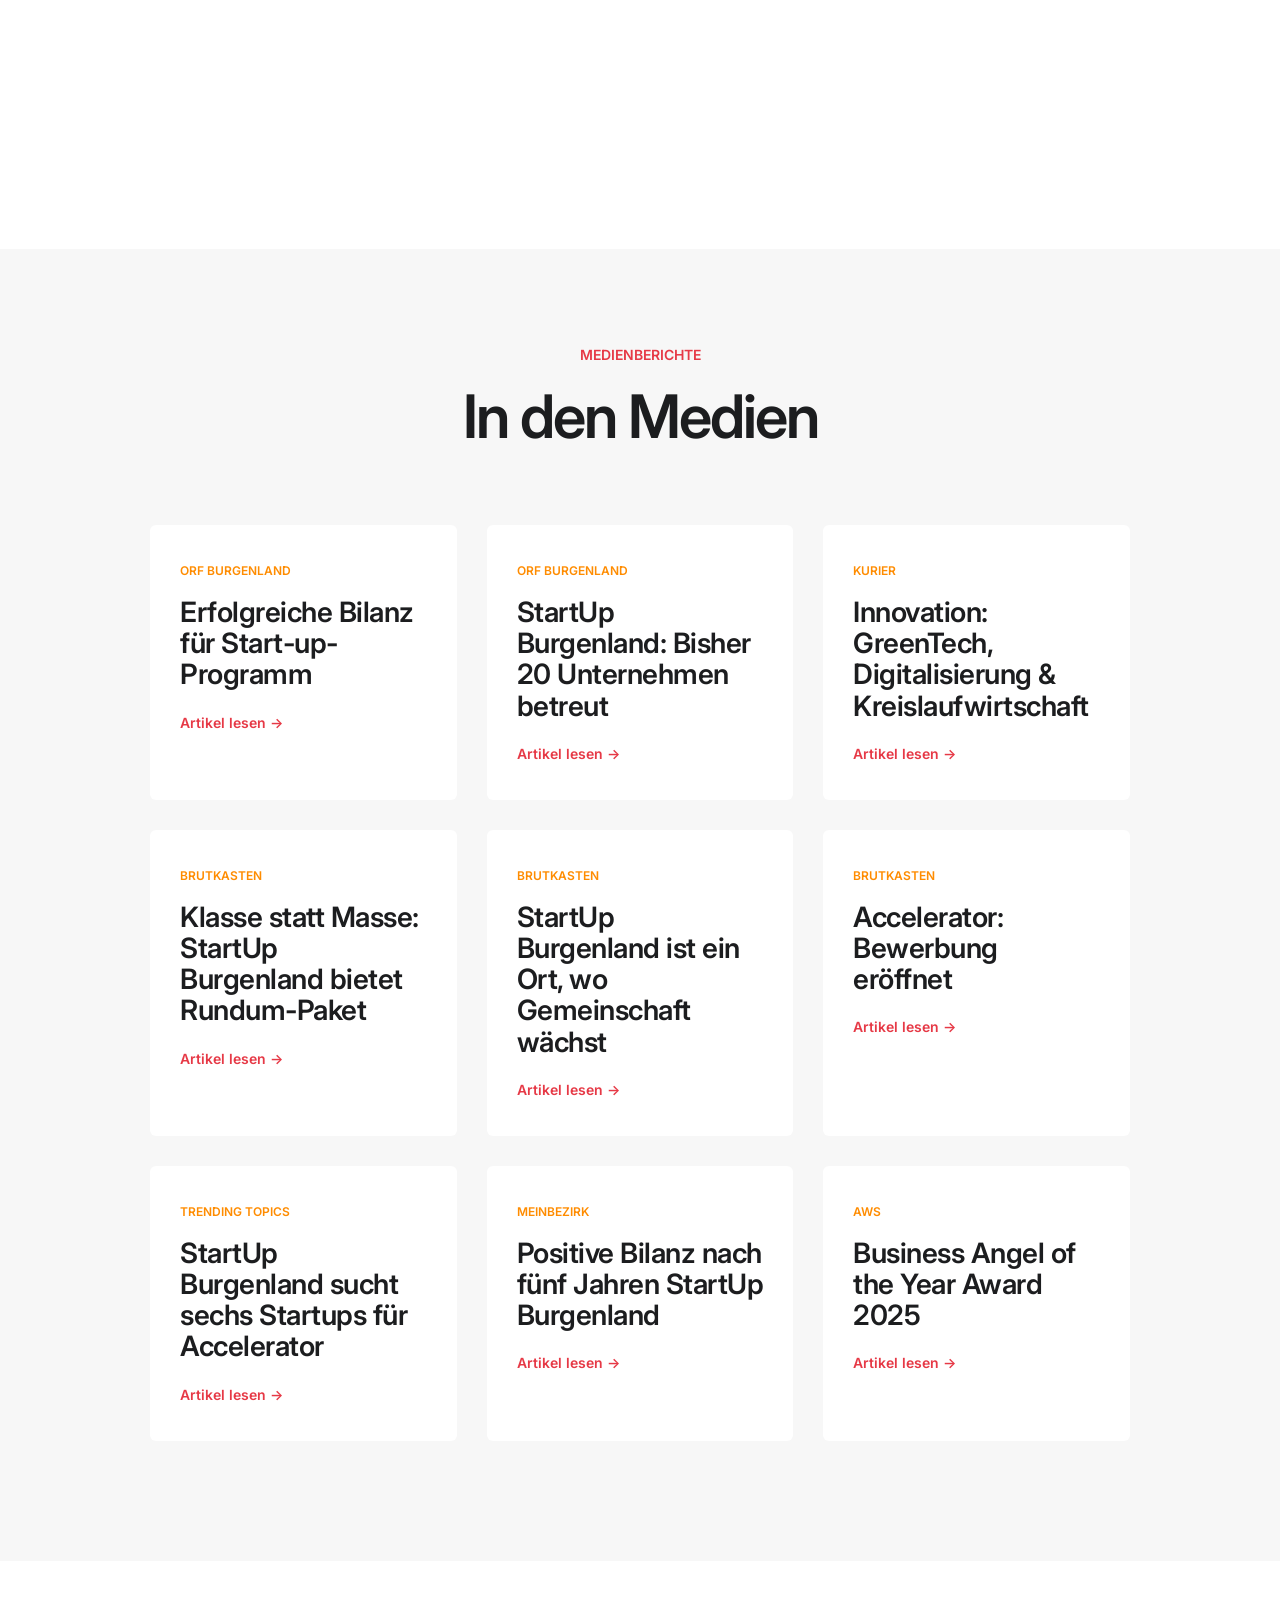
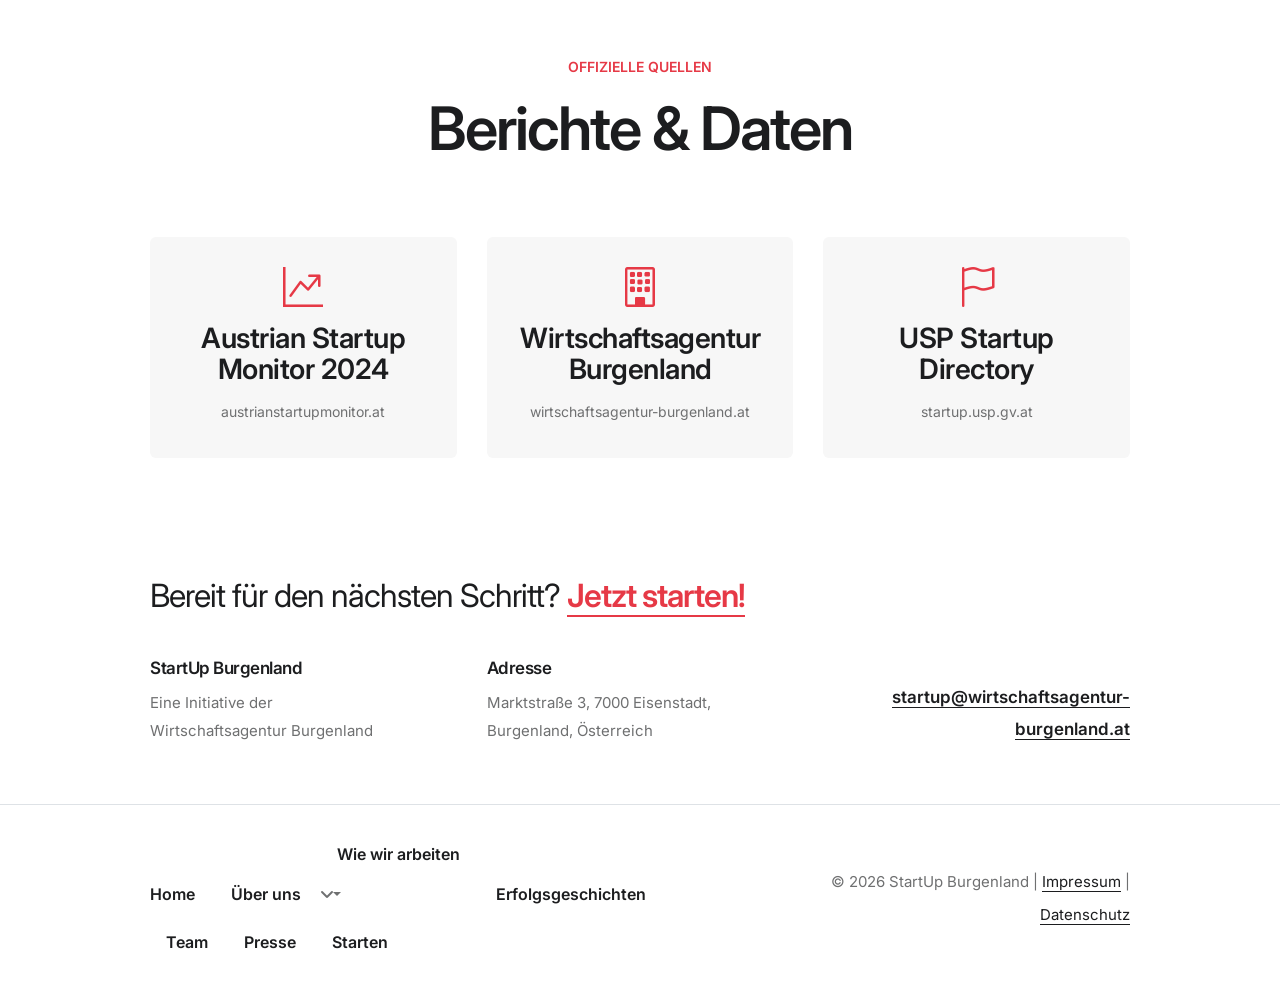
<file: html/presse.html>
<!doctype html>
<html class="no-js" lang="de">
    <head>
        <title>Presse - StartUp Burgenland</title>
        <meta charset="utf-8">
        <meta http-equiv="X-UA-Compatible" content="IE=edge" />
        <meta name="author" content="StartUp Burgenland">
        <meta name="viewport" content="width=device-width,initial-scale=1.0" />
        <meta name="description" content="Pressematerial und Neuigkeiten von StartUp Burgenland.">
        <link rel="icon" type="image/png" href="images/favicon.png">
        <link rel="shortcut icon" type="image/png" href="images/favicon.png">
        <link rel="preconnect" href="https://fonts.googleapis.com" crossorigin>
        <link rel="preconnect" href="https://fonts.gstatic.com" crossorigin>
        <link rel="stylesheet" href="css/vendors.min.css"/>
        <link rel="stylesheet" href="css/icon.min.css"/>
        <link rel="stylesheet" href="css/style.css"/>
        <link rel="stylesheet" href="css/responsive.css"/>
        <link rel="stylesheet" href="demos/startup-burgenland/startup-burgenland.css" />
    </head>
    <body data-mobile-nav-style="classic" class="background-position-center-top" style="">
        <!-- start header -->
        <header>
            <nav class="navbar navbar-expand-lg header-light header-transparent bg-transparent disable-fixed">
                <div class="container-fluid">
                    <div class="col-auto col-lg-2 me-lg-0 me-auto">
                        <a class="navbar-brand" href="index.html">
                            <img src="images/startup-burgenland-logo.svg" alt="StartUp Burgenland" class="default-logo">
                            <img src="images/startup-burgenland-logo.svg" alt="StartUp Burgenland" class="alt-logo">
                            <img src="images/startup-burgenland-logo.svg" alt="StartUp Burgenland" class="mobile-logo">
                        </a>
                    </div>
                    <div class="col-auto col-lg-8 menu-order position-static">
                        <button class="navbar-toggler float-start" type="button" data-bs-toggle="collapse" data-bs-target="#navbarNav" aria-controls="navbarNav" aria-label="Toggle navigation">
                            <span class="navbar-toggler-line"></span>
                            <span class="navbar-toggler-line"></span>
                            <span class="navbar-toggler-line"></span>
                            <span class="navbar-toggler-line"></span>
                        </button>
                        <div class="collapse navbar-collapse justify-content-center" id="navbarNav">
                            <ul class="navbar-nav">
                                <li class="nav-item"><a href="index.html" class="nav-link">Home</a></li>
                                <li class="nav-item"><a href="ueber-uns.html" class="nav-link">Über uns</a></li>
                                <li class="nav-item dropdown">
                                    <a href="wie-wir-arbeiten.html" class="nav-link">Wie wir arbeiten</a>
                                    <i class="fa-solid fa-angle-down dropdown-toggle" id="navbarDropdown" role="button" data-bs-toggle="dropdown" aria-expanded="false"></i>
                                    <ul class="dropdown-menu" aria-labelledby="navbarDropdown">
                                        <li><a href="incubator.html" class="dropdown-item">Incubator|Accelerator</a></li>
                                        <li><a href="restartup.html" class="dropdown-item">ReStartUp</a></li>
                                    </ul>
                                </li>
                                <li class="nav-item"><a href="erfolgsgeschichten.html" class="nav-link">Erfolgsgeschichten</a></li>
                                <li class="nav-item"><a href="team.html" class="nav-link">Team</a></li>
                                <li class="nav-item"><a href="foerderungen.html" class="nav-link">Förderungen</a></li>
                                <li class="nav-item"><a href="presse.html" class="nav-link">Presse</a></li>
                            </ul>
                        </div>
                    </div>
                    <div class="col-auto col-lg-2 text-end">
                        <div class="header-icon">
                            <div class="header-button">
                                <a href="starten.html" class="btn btn-rounded btn-sb-red btn-medium btn-switch-text btn-box-shadow text-transform-none">
                                    <span>
                                        <span class="btn-double-text" data-text="Jetzt starten">Jetzt starten</span>
                                        <span><i class="fa-solid fa-arrow-right"></i></span>
                                    </span>
                                </a>
                            </div>
                        </div>
                    </div>
                </div>
            </nav>
        </header>
        <!-- end header -->

        <!-- start page title -->
        <section class="page-title-extra-large cover-background top-space-margin md-top-space-margin" style="background-image: url('images/team-pk-1.webp')">
            <div class="container">
                <div class="row align-items-center justify-content-center extra-small-screen">
                    <div class="col-12 text-center position-relative">
                        <h1 class="text-white fw-600 mb-0 ls-minus-2px">Presse</h1>
                    </div>
                </div>
            </div>
        </section>
        <!-- end page title -->

        <!-- start press contact section -->
        <section>
            <div class="container">
                <div class="row">
                    <div class="col-lg-6 md-mb-50px">
                        <span class="fs-14 text-uppercase text-sb-red fw-600 mb-15px d-block">Pressekontakt</span>
                        <h2 class="text-dark-gray fw-600 ls-minus-2px mb-25px">Für Medienanfragen</h2>
                        <p class="mb-30px">Für Presseanfragen, Interviews oder Hintergrundinformationen stehen wir Ihnen gerne zur Verfügung.</p>
                        
                        <div class="d-flex align-items-start mb-25px">
                            <div class="icon-box-sb flex-shrink-0 me-20px" style="width: 50px; height: 50px;">
                                <i class="bi bi-person fs-20"></i>
                            </div>
                            <div>
                                <span class="d-block text-dark-gray fw-600 mb-5px">Pressekontakt</span>
                                <p class="text-medium-gray mb-0">Raphaela Graf</p>
                            </div>
                        </div>
                        
                        <div class="d-flex align-items-start mb-25px">
                            <div class="icon-box-sb flex-shrink-0 me-20px" style="width: 50px; height: 50px;">
                                <i class="bi bi-envelope fs-20"></i>
                            </div>
                            <div>
                                <span class="d-block text-dark-gray fw-600 mb-5px">E-Mail</span>
                                <a href="mailto:presse@startup-burgenland.at" class="text-medium-gray">presse@startup-burgenland.at</a>
                            </div>
                        </div>
                    </div>
                    <div class="col-lg-5 offset-lg-1">
                        <div class="bg-very-light-gray border-radius-6px p-40px">
                            <h4 class="text-dark-gray fw-600 mb-25px">Pressematerial</h4>
                            <p class="mb-25px">Laden Sie unser Pressematerial herunter:</p>
                            
                            <div class="d-flex align-items-center p-20px bg-white border-radius-6px mb-15px">
                                <i class="bi bi-file-earmark-image text-sb-red fs-30 me-20px"></i>
                                <div class="flex-grow-1">
                                    <span class="d-block text-dark-gray fw-600">Logo-Paket</span>
                                    <span class="fs-13 text-medium-gray">PNG, SVG, EPS</span>
                                </div>
                                <a href="#" class="btn btn-sm btn-sb-red btn-rounded">Download</a>
                            </div>
                            
                            <div class="d-flex align-items-center p-20px bg-white border-radius-6px mb-15px">
                                <i class="bi bi-file-earmark-text text-sb-red fs-30 me-20px"></i>
                                <div class="flex-grow-1">
                                    <span class="d-block text-dark-gray fw-600">Factsheet</span>
                                    <span class="fs-13 text-medium-gray">PDF</span>
                                </div>
                                <a href="#" class="btn btn-sm btn-sb-red btn-rounded">Download</a>
                            </div>
                            
                            <div class="d-flex align-items-center p-20px bg-white border-radius-6px">
                                <i class="bi bi-file-earmark-image text-sb-red fs-30 me-20px"></i>
                                <div class="flex-grow-1">
                                    <span class="d-block text-dark-gray fw-600">Pressefotos</span>
                                    <span class="fs-13 text-medium-gray">ZIP</span>
                                </div>
                                <a href="#" class="btn btn-sm btn-sb-red btn-rounded">Download</a>
                            </div>
                        </div>
                    </div>
                </div>
            </div>
        </section>
        <!-- end press contact section -->

        <!-- start key facts section -->
        <section class="bg-gradient-sb">
            <div class="container">
                <div class="row justify-content-center mb-5">
                    <div class="col-lg-7 text-center">
                        <span class="fs-14 text-uppercase text-sb-orange fw-600 mb-15px d-block">5 Jahre Bilanz · Austrian Startup Monitor 2024</span>
                        <h2 class="text-white fw-600 ls-minus-2px">StartUp Burgenland in Zahlen</h2>
                    </div>
                </div>
                <div class="row row-cols-2 row-cols-lg-5 row-cols-md-3 justify-content-center text-center">
                    <div class="col md-mb-40px">
                        <div class="fs-50 text-white fw-700 mb-5px">88</div>
                        <span class="text-white fs-14 text-uppercase fw-500">Startups im Bgld.</span>
                        <span class="text-white opacity-6 fs-12 d-block">(+125% seit 2021)</span>
                    </div>
                    <div class="col md-mb-40px">
                        <div class="fs-50 text-white fw-700 mb-5px">40+</div>
                        <span class="text-white fs-14 text-uppercase fw-500">Startups betreut</span>
                    </div>
                    <div class="col md-mb-40px">
                        <div class="fs-50 text-white fw-700 mb-5px">129</div>
                        <span class="text-white fs-14 text-uppercase fw-500">Jobs geschaffen</span>
                    </div>
                    <div class="col sm-mb-40px">
                        <div class="fs-50 text-white fw-700 mb-5px">€5,5M</div>
                        <span class="text-white fs-14 text-uppercase fw-500">Umsatz</span>
                    </div>
                    <div class="col">
                        <div class="fs-50 text-white fw-700 mb-5px">€2,9M</div>
                        <span class="text-white fs-14 text-uppercase fw-500">investiert</span>
                    </div>
                </div>
                <div class="row justify-content-center mt-50px">
                    <div class="col-lg-8 text-center">
                        <p class="text-white opacity-8 fst-italic fs-18 mb-10px">"Der Austrian Startup Monitor zeigt klar: Wir haben ein Umfeld geschaffen, in dem Ideen wachsen können – und das Burgenland ist auf dem Radar der Startup-Szene angekommen."</p>
                        <span class="text-white fw-600 fs-14">— LR Dr. Leonhard Schneemann, Wirtschaftslandesrat</span>
                    </div>
                </div>
            </div>
        </section>
        <!-- end key facts section -->

        <!-- start news section -->
        <section>
            <div class="container">
                <div class="row justify-content-center mb-5">
                    <div class="col-lg-7 text-center">
                        <span class="fs-14 text-uppercase text-sb-red fw-600 mb-15px d-block">Pressemitteilungen</span>
                        <h2 class="text-dark-gray fw-600 ls-minus-2px">Offizielle Meldungen</h2>
                    </div>
                </div>
                <div class="row row-cols-1 row-cols-lg-2" data-anime='{ "el": "childs", "translateY": [30, 0], "opacity": [0,1], "duration": 800, "delay": 200, "staggervalue": 300, "easing": "easeOutQuad" }'>
                    <div class="col mb-30px">
                        <div class="bg-very-light-gray border-radius-6px p-30px h-100">
                            <span class="fs-13 text-sb-red fw-600 mb-10px d-block">November 2025</span>
                            <h5 class="text-dark-gray fw-600 mb-15px">5 Jahre StartUp Burgenland – Das Burgenland wird zur Startup-Region mit Zukunft</h5>
                            <p class="mb-15px">Erfolgreiche Bilanz: Startups verdoppelt (39→88), 129 Jobs geschaffen, €5,5M Umsatz erwirtschaftet.</p>
                            <a href="https://www.burgenland.at/news-detail/5-jahre-startup-burgenland-das-burgenland-wird-zur-startup-region-mit-zukunft/" target="_blank" class="text-sb-red fw-600">Zur Meldung <i class="fa-solid fa-arrow-right ms-5px"></i></a>
                        </div>
                    </div>
                    <div class="col mb-30px">
                        <div class="bg-very-light-gray border-radius-6px p-30px h-100">
                            <span class="fs-13 text-sb-red fw-600 mb-10px d-block">2025</span>
                            <h5 class="text-dark-gray fw-600 mb-15px">StartUp Burgenland: Gründergeist als Wachstumsmotor</h5>
                            <p class="mb-15px">Fünfter Accelerator-Durchlauf zeigt Innovationskraft des Landes.</p>
                            <a href="https://burgenland.spoe.at/aktuelles/startup-burgenland-gruendergeist-als-wachstumsmotor/" target="_blank" class="text-sb-red fw-600">Zur Meldung <i class="fa-solid fa-arrow-right ms-5px"></i></a>
                        </div>
                    </div>
                    <div class="col mb-30px">
                        <div class="bg-very-light-gray border-radius-6px p-30px h-100">
                            <span class="fs-13 text-sb-red fw-600 mb-10px d-block">2024</span>
                            <h5 class="text-dark-gray fw-600 mb-15px">StartUp Burgenland – Wachstumstreiber und Schlüssel zur Wirtschaftsstrategie</h5>
                            <p class="mb-15px">StartUp Burgenland als zentraler Baustein der Wirtschaftsstrategie des Landes.</p>
                            <a href="https://wirtschaftsagentur-burgenland.at/presseinformationen/startup-burgenland-wachstumstreiber-und-schluessel-zur-wirtschaftsstrategie/" target="_blank" class="text-sb-red fw-600">Zur Meldung <i class="fa-solid fa-arrow-right ms-5px"></i></a>
                        </div>
                    </div>
                    <div class="col mb-30px">
                        <div class="bg-very-light-gray border-radius-6px p-30px h-100">
                            <span class="fs-13 text-sb-red fw-600 mb-10px d-block">Januar 2024</span>
                            <h5 class="text-dark-gray fw-600 mb-15px">StartUp Burgenland startet mit 2 Präsenzprogrammen und Rekordbeteiligung ins Jahr 2024</h5>
                            <p class="mb-15px">Erstmals Incubator und Accelerator parallel mit je 5 Startups.</p>
                            <a href="https://www.burgenland.at/news-detail/lr-schneemann-startup-burgenland-startet-mit-2-praesenzprogrammen-und-rekordbeteiligung-ins-jahr-2024/" target="_blank" class="text-sb-red fw-600">Zur Meldung <i class="fa-solid fa-arrow-right ms-5px"></i></a>
                        </div>
                    </div>
                    <div class="col mb-30px">
                        <div class="bg-very-light-gray border-radius-6px p-30px h-100">
                            <span class="fs-13 text-sb-red fw-600 mb-10px d-block">November 2023</span>
                            <h5 class="text-dark-gray fw-600 mb-15px">3 Jahre StartUp Burgenland – Rückblick, Einblick und Ausblick</h5>
                            <p class="mb-15px">Drei Jahre erfolgreiche Startup-Förderung im Burgenland.</p>
                            <a href="https://www.burgenland.at/news-detail/3-jahre-startup-burgenland-rueckblick-einblick-und-ausblick/" target="_blank" class="text-sb-red fw-600">Zur Meldung <i class="fa-solid fa-arrow-right ms-5px"></i></a>
                        </div>
                    </div>
                    <div class="col mb-30px">
                        <div class="bg-very-light-gray border-radius-6px p-30px h-100">
                            <span class="fs-13 text-sb-red fw-600 mb-10px d-block">November 2022</span>
                            <h5 class="text-dark-gray fw-600 mb-15px">Südhub wird StartUp Burgenland</h5>
                            <p class="mb-15px">Rebranding und Neupositionierung der Startup-Initiative.</p>
                            <a href="https://wirtschaftsagentur-burgenland.at/wp-content/uploads/2022/11/presseaussendung-suedhub-2022-11-28.pdf" target="_blank" class="text-sb-red fw-600">Zur Meldung (PDF) <i class="fa-solid fa-arrow-right ms-5px"></i></a>
                        </div>
                    </div>
                </div>
            </div>
        </section>
        <!-- end news section -->

        <!-- start media coverage section -->
        <section class="bg-very-light-gray">
            <div class="container">
                <div class="row justify-content-center mb-5">
                    <div class="col-lg-7 text-center">
                        <span class="fs-14 text-uppercase text-sb-red fw-600 mb-15px d-block">Medienberichte</span>
                        <h2 class="text-dark-gray fw-600 ls-minus-2px">In den Medien</h2>
                    </div>
                </div>
                <div class="row row-cols-1 row-cols-lg-3 row-cols-md-2">
                    <div class="col mb-30px">
                        <div class="bg-white border-radius-6px p-30px h-100">
                            <span class="fs-12 text-sb-orange fw-600 mb-10px d-block">ORF BURGENLAND</span>
                            <h6 class="text-dark-gray fw-600 mb-15px">Erfolgreiche Bilanz für Start-up-Programm</h6>
                            <a href="https://burgenland.orf.at/stories/3329308/" target="_blank" class="text-sb-red fw-600 fs-14">Artikel lesen →</a>
                        </div>
                    </div>
                    <div class="col mb-30px">
                        <div class="bg-white border-radius-6px p-30px h-100">
                            <span class="fs-12 text-sb-orange fw-600 mb-10px d-block">ORF BURGENLAND</span>
                            <h6 class="text-dark-gray fw-600 mb-15px">StartUp Burgenland: Bisher 20 Unternehmen betreut</h6>
                            <a href="https://burgenland.orf.at/stories/3233875/" target="_blank" class="text-sb-red fw-600 fs-14">Artikel lesen →</a>
                        </div>
                    </div>
                    <div class="col mb-30px">
                        <div class="bg-white border-radius-6px p-30px h-100">
                            <span class="fs-12 text-sb-orange fw-600 mb-10px d-block">KURIER</span>
                            <h6 class="text-dark-gray fw-600 mb-15px">Innovation: GreenTech, Digitalisierung & Kreislaufwirtschaft</h6>
                            <a href="https://kurier.at/chronik/burgenland/startup-burgenland-innovation-greentech-digitalisierung-kreislaufwirtschaft-designtech/403100450" target="_blank" class="text-sb-red fw-600 fs-14">Artikel lesen →</a>
                        </div>
                    </div>
                    <div class="col mb-30px">
                        <div class="bg-white border-radius-6px p-30px h-100">
                            <span class="fs-12 text-sb-orange fw-600 mb-10px d-block">BRUTKASTEN</span>
                            <h6 class="text-dark-gray fw-600 mb-15px">Klasse statt Masse: StartUp Burgenland bietet Rundum-Paket</h6>
                            <a href="https://brutkasten.com/artikel/klasse-statt-masse-startup-burgenland-bietet-rundum-paket-fuer-startups" target="_blank" class="text-sb-red fw-600 fs-14">Artikel lesen →</a>
                        </div>
                    </div>
                    <div class="col mb-30px">
                        <div class="bg-white border-radius-6px p-30px h-100">
                            <span class="fs-12 text-sb-orange fw-600 mb-10px d-block">BRUTKASTEN</span>
                            <h6 class="text-dark-gray fw-600 mb-15px">StartUp Burgenland ist ein Ort, wo Gemeinschaft wächst</h6>
                            <a href="https://brutkasten.com/artikel/startup-burgenland-ist-ein-ort-wo-gemeinschaft-waechst" target="_blank" class="text-sb-red fw-600 fs-14">Artikel lesen →</a>
                        </div>
                    </div>
                    <div class="col mb-30px">
                        <div class="bg-white border-radius-6px p-30px h-100">
                            <span class="fs-12 text-sb-orange fw-600 mb-10px d-block">BRUTKASTEN</span>
                            <h6 class="text-dark-gray fw-600 mb-15px">Accelerator: Bewerbung eröffnet</h6>
                            <a href="https://brutkasten.com/artikel/startup-burgenland-accelerator-bewerbung-zu-oesterreichs-individuellstem-rundum-paket-eroeffnet" target="_blank" class="text-sb-red fw-600 fs-14">Artikel lesen →</a>
                        </div>
                    </div>
                    <div class="col mb-30px">
                        <div class="bg-white border-radius-6px p-30px h-100">
                            <span class="fs-12 text-sb-orange fw-600 mb-10px d-block">TRENDING TOPICS</span>
                            <h6 class="text-dark-gray fw-600 mb-15px">StartUp Burgenland sucht sechs Startups für Accelerator</h6>
                            <a href="https://www.trendingtopics.eu/startup-burgenland-sucht-sechs-startups-fuer-accelerator-programm/" target="_blank" class="text-sb-red fw-600 fs-14">Artikel lesen →</a>
                        </div>
                    </div>
                    <div class="col mb-30px">
                        <div class="bg-white border-radius-6px p-30px h-100">
                            <span class="fs-12 text-sb-orange fw-600 mb-10px d-block">MEINBEZIRK</span>
                            <h6 class="text-dark-gray fw-600 mb-15px">Positive Bilanz nach fünf Jahren StartUp Burgenland</h6>
                            <a href="https://www.meinbezirk.at/burgenland/c-wirtschaft/positive-bilanz-nach-fuenf-jahren-startup-burgenland_a7814417" target="_blank" class="text-sb-red fw-600 fs-14">Artikel lesen →</a>
                        </div>
                    </div>
                    <div class="col mb-30px">
                        <div class="bg-white border-radius-6px p-30px h-100">
                            <span class="fs-12 text-sb-orange fw-600 mb-10px d-block">AWS</span>
                            <h6 class="text-dark-gray fw-600 mb-15px">Business Angel of the Year Award 2025</h6>
                            <a href="https://www.aws.at/service/foerdernews/pressetexte-medienberichte-rundschreiben/detail/business-angel-of-the-year-award-2025-geht-an-katarzyna-pichler-und-philipp-kinsky/" target="_blank" class="text-sb-red fw-600 fs-14">Artikel lesen →</a>
                        </div>
                    </div>
                </div>
            </div>
        </section>
        <!-- end media coverage section -->

        <!-- start official sources section -->
        <section>
            <div class="container">
                <div class="row justify-content-center mb-5">
                    <div class="col-lg-7 text-center">
                        <span class="fs-14 text-uppercase text-sb-red fw-600 mb-15px d-block">Offizielle Quellen</span>
                        <h2 class="text-dark-gray fw-600 ls-minus-2px">Berichte & Daten</h2>
                    </div>
                </div>
                <div class="row row-cols-1 row-cols-lg-3 row-cols-md-2 justify-content-center">
                    <div class="col mb-30px">
                        <a href="https://austrianstartupmonitor.at" target="_blank" class="d-block bg-very-light-gray border-radius-6px p-30px h-100 text-center">
                            <i class="bi bi-graph-up-arrow text-sb-red fs-40 mb-15px d-block"></i>
                            <h6 class="text-dark-gray fw-600 mb-10px">Austrian Startup Monitor 2024</h6>
                            <span class="fs-14 text-medium-gray">austrianstartupmonitor.at</span>
                        </a>
                    </div>
                    <div class="col mb-30px">
                        <a href="https://wirtschaftsagentur-burgenland.at/startup-burgenland" target="_blank" class="d-block bg-very-light-gray border-radius-6px p-30px h-100 text-center">
                            <i class="bi bi-building text-sb-red fs-40 mb-15px d-block"></i>
                            <h6 class="text-dark-gray fw-600 mb-10px">Wirtschaftsagentur Burgenland</h6>
                            <span class="fs-14 text-medium-gray">wirtschaftsagentur-burgenland.at</span>
                        </a>
                    </div>
                    <div class="col mb-30px">
                        <a href="https://startup.usp.gv.at" target="_blank" class="d-block bg-very-light-gray border-radius-6px p-30px h-100 text-center">
                            <i class="bi bi-flag text-sb-red fs-40 mb-15px d-block"></i>
                            <h6 class="text-dark-gray fw-600 mb-10px">USP Startup Directory</h6>
                            <span class="fs-14 text-medium-gray">startup.usp.gv.at</span>
                        </a>
                    </div>
                </div>
            </div>
        </section>
        <!-- end official sources section -->

        <!-- start footer -->
        <footer class="p-0">
            <div class="container">
                <div class="row align-items-center mb-4 sm-mb-6">
                    <div class="col-md-10 col-sm-8 text-center text-sm-start xs-mb-25px">
                        <h5 class="mb-0 text-dark-gray fw-400 ls-minus-1px">Bereit für den nächsten Schritt? <a href="starten.html" class="text-decoration-line-bottom-medium fw-600 text-sb-red text-sb-red-hover">Jetzt starten!</a></h5>
                    </div>
                    <div class="col-md-2 col-sm-4 text-center text-sm-end">
                        <a href="index.html" class="footer-logo d-inline-block">
                            <img src="images/startup-burgenland-logo.svg" alt="StartUp Burgenland">
                        </a>
                    </div>
                </div>
                <div class="row align-items-end mb-6 sm-mb-40px">
                    <div class="col-lg-4 col-sm-6 text-center text-sm-start xs-mb-25px last-paragraph-no-margin">
                        <span class="d-block text-dark-gray ls-minus-05px mb-5px fw-600">StartUp Burgenland</span>
                        <p class="w-80 lg-w-100 text-medium-gray fs-15 lh-28">Eine Initiative der Wirtschaftsagentur Burgenland</p>
                    </div>
                    <div class="col-lg-4 col-sm-6 text-center text-sm-start xs-mb-25px last-paragraph-no-margin">
                        <span class="d-block text-dark-gray ls-minus-05px mb-5px fw-600">Adresse</span>
                        <p class="w-80 lg-w-100 text-medium-gray fs-15 lh-28">Marktstraße 3, 7000 Eisenstadt, Burgenland, Österreich</p>
                    </div>
                    <div class="col-md-4 col-sm-12 last-paragraph-no-margin ms-auto text-center text-sm-end">
                        <a href="mailto:startup@wirtschaftsagentur-burgenland.at" class="text-dark-gray text-dark-gray-hover fw-600 text-decoration-line-bottom">startup@wirtschaftsagentur-burgenland.at</a>
                    </div>
                </div>
            </div>
            <div class="footer-bottom pt-25px pb-25px border-top border-color-charcoal-grey">
                <div class="container">
                    <div class="row align-items-center">
                        <div class="col-lg-7 text-center text-lg-start md-mb-10px">
                            <ul class="footer-navbar fw-600 fs-16">
                                <li class="nav-item"><a href="index.html" class="nav-link">Home</a></li>
                                <li class="nav-item"><a href="ueber-uns.html" class="nav-link">Über uns</a></li>
                                <li class="nav-item dropdown">
                                    <a href="wie-wir-arbeiten.html" class="nav-link">Wie wir arbeiten</a>
                                    <i class="fa-solid fa-angle-down dropdown-toggle" id="navbarDropdown" role="button" data-bs-toggle="dropdown" aria-expanded="false"></i>
                                    <ul class="dropdown-menu" aria-labelledby="navbarDropdown">
                                        <li><a href="incubator.html" class="dropdown-item">Incubator|Accelerator</a></li>
                                        <li><a href="restartup.html" class="dropdown-item">ReStartUp</a></li>
                                    </ul>
                                </li>
                                <li class="nav-item"><a href="erfolgsgeschichten.html" class="nav-link">Erfolgsgeschichten</a></li>
                                <li class="nav-item"><a href="team.html" class="nav-link">Team</a></li>
                                <li class="nav-item active"><a href="presse.html" class="nav-link">Presse</a></li>
                                <li class="nav-item"><a href="starten.html" class="nav-link">Starten</a></li>
                            </ul>
                        </div>
                        <div class="col-lg-5 text-center text-lg-end">
                            <span class="fs-15">© 2026 StartUp Burgenland | <a href="impressum.html" class="text-decoration-line-bottom text-dark-gray text-dark-gray-hover">Impressum</a> | <a href="datenschutz.html" class="text-decoration-line-bottom text-dark-gray text-dark-gray-hover">Datenschutz</a></span>
                        </div>
                    </div>
                </div>
            </div>
        </footer>
        <!-- end footer -->


        <script type="text/javascript" src="js/jquery.js"></script>
        <script type="text/javascript" src="js/vendors.min.js"></script>
        <script type="text/javascript" src="js/main.js"></script>
        <script>document.querySelectorAll(".scroll-progress").forEach(function(el){el.remove();});</script>
    </body>
</html>
</file>
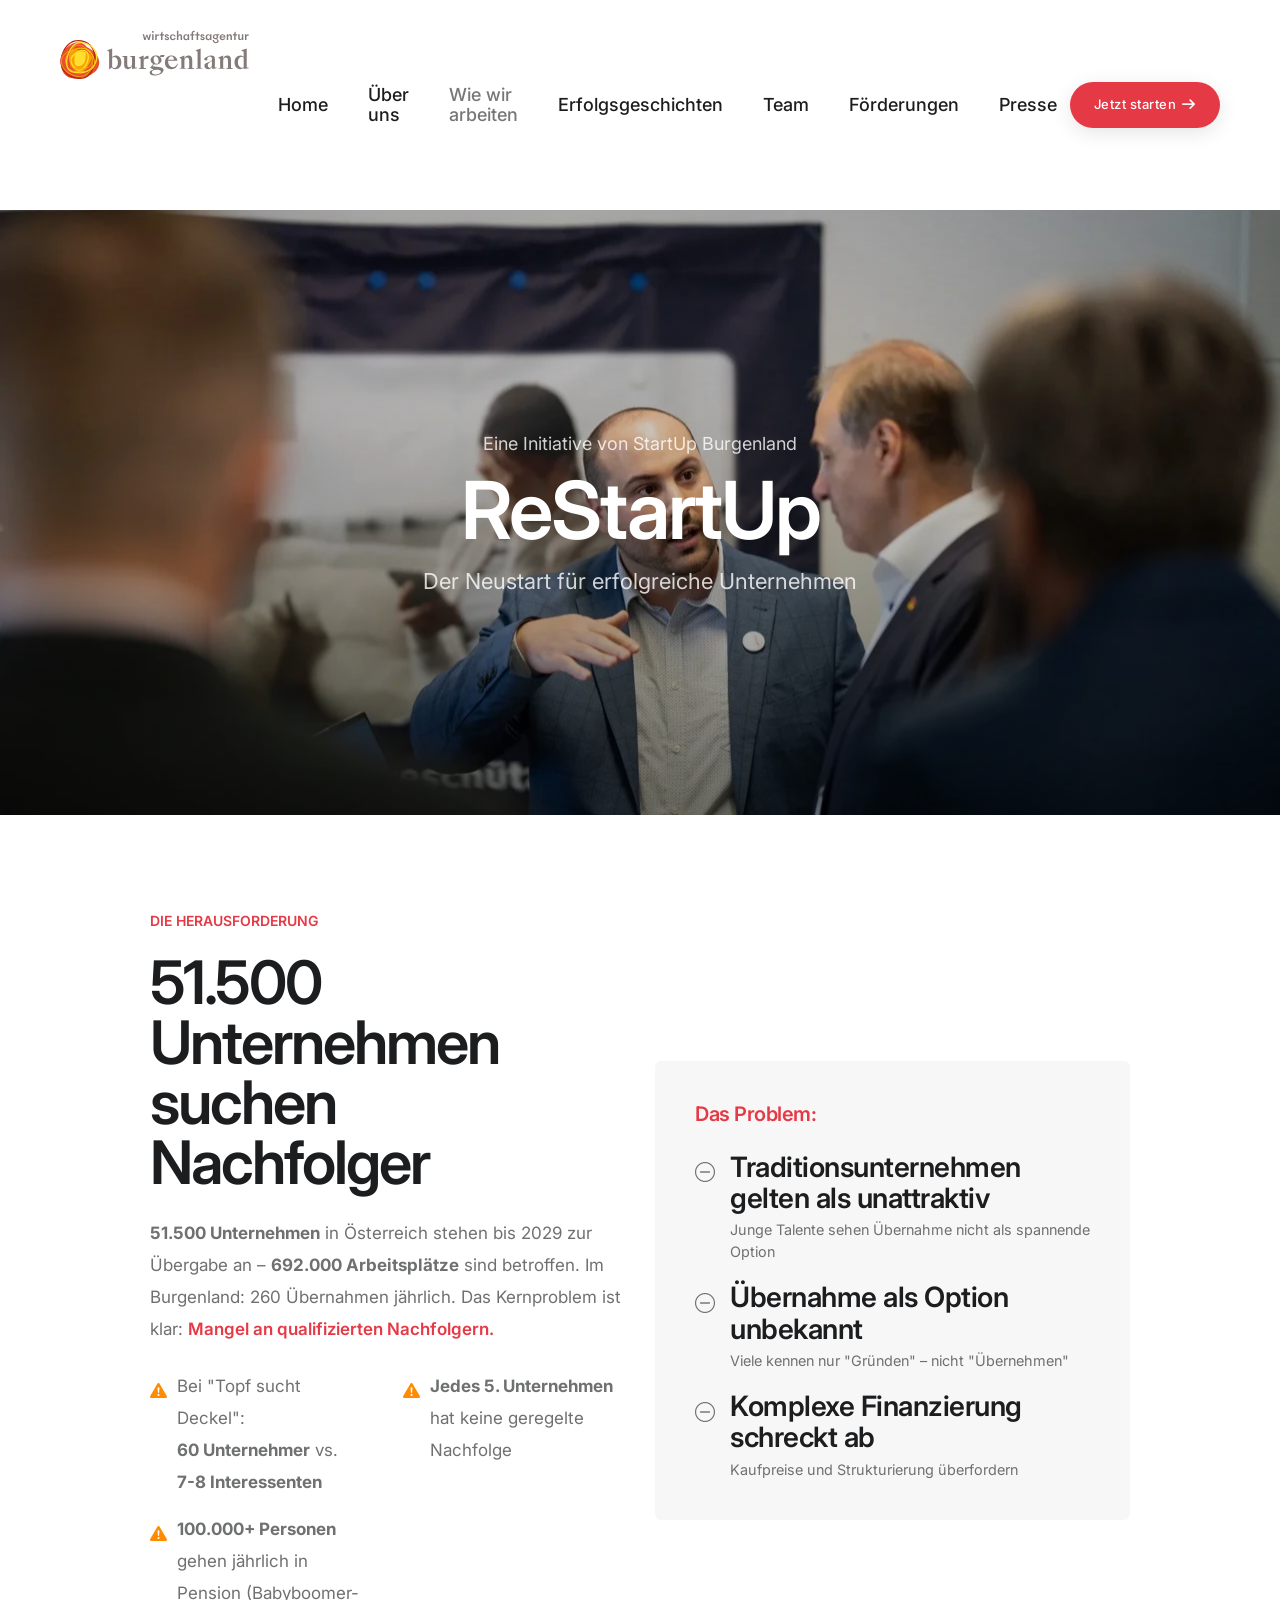
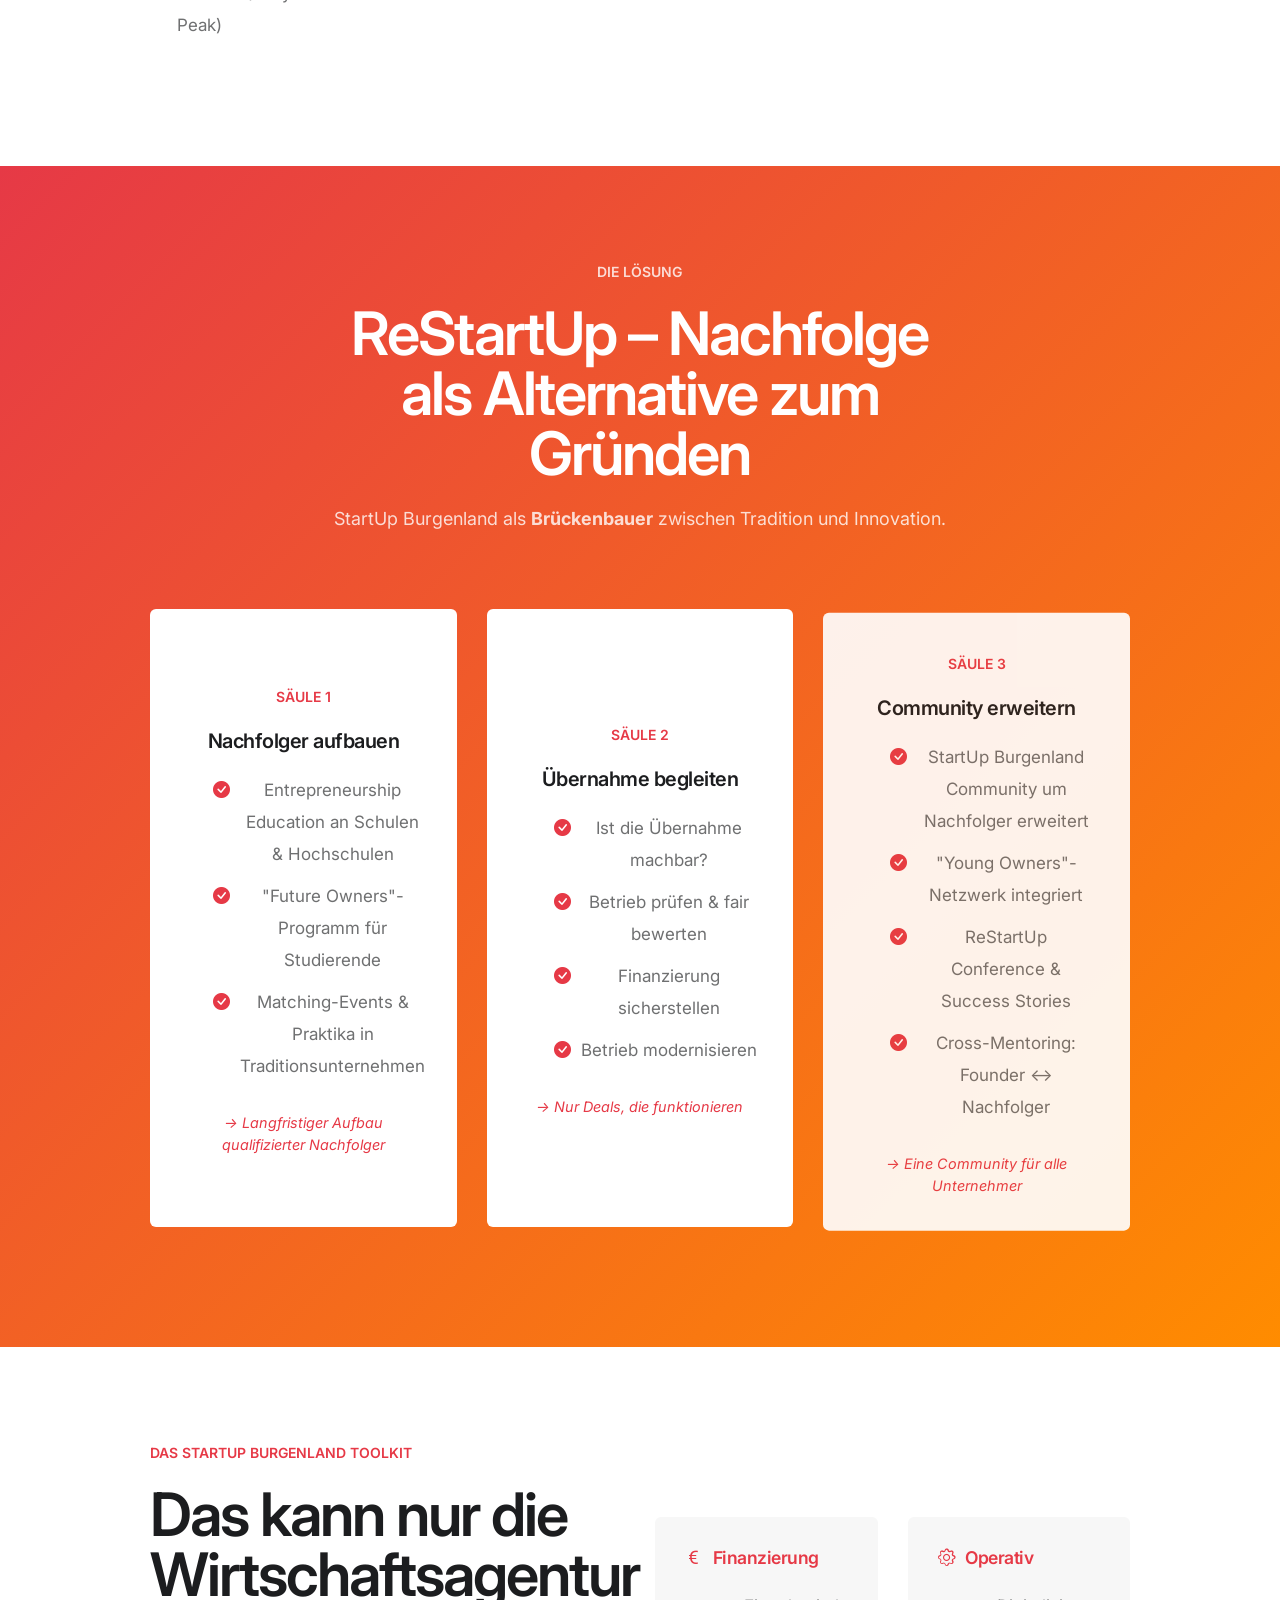
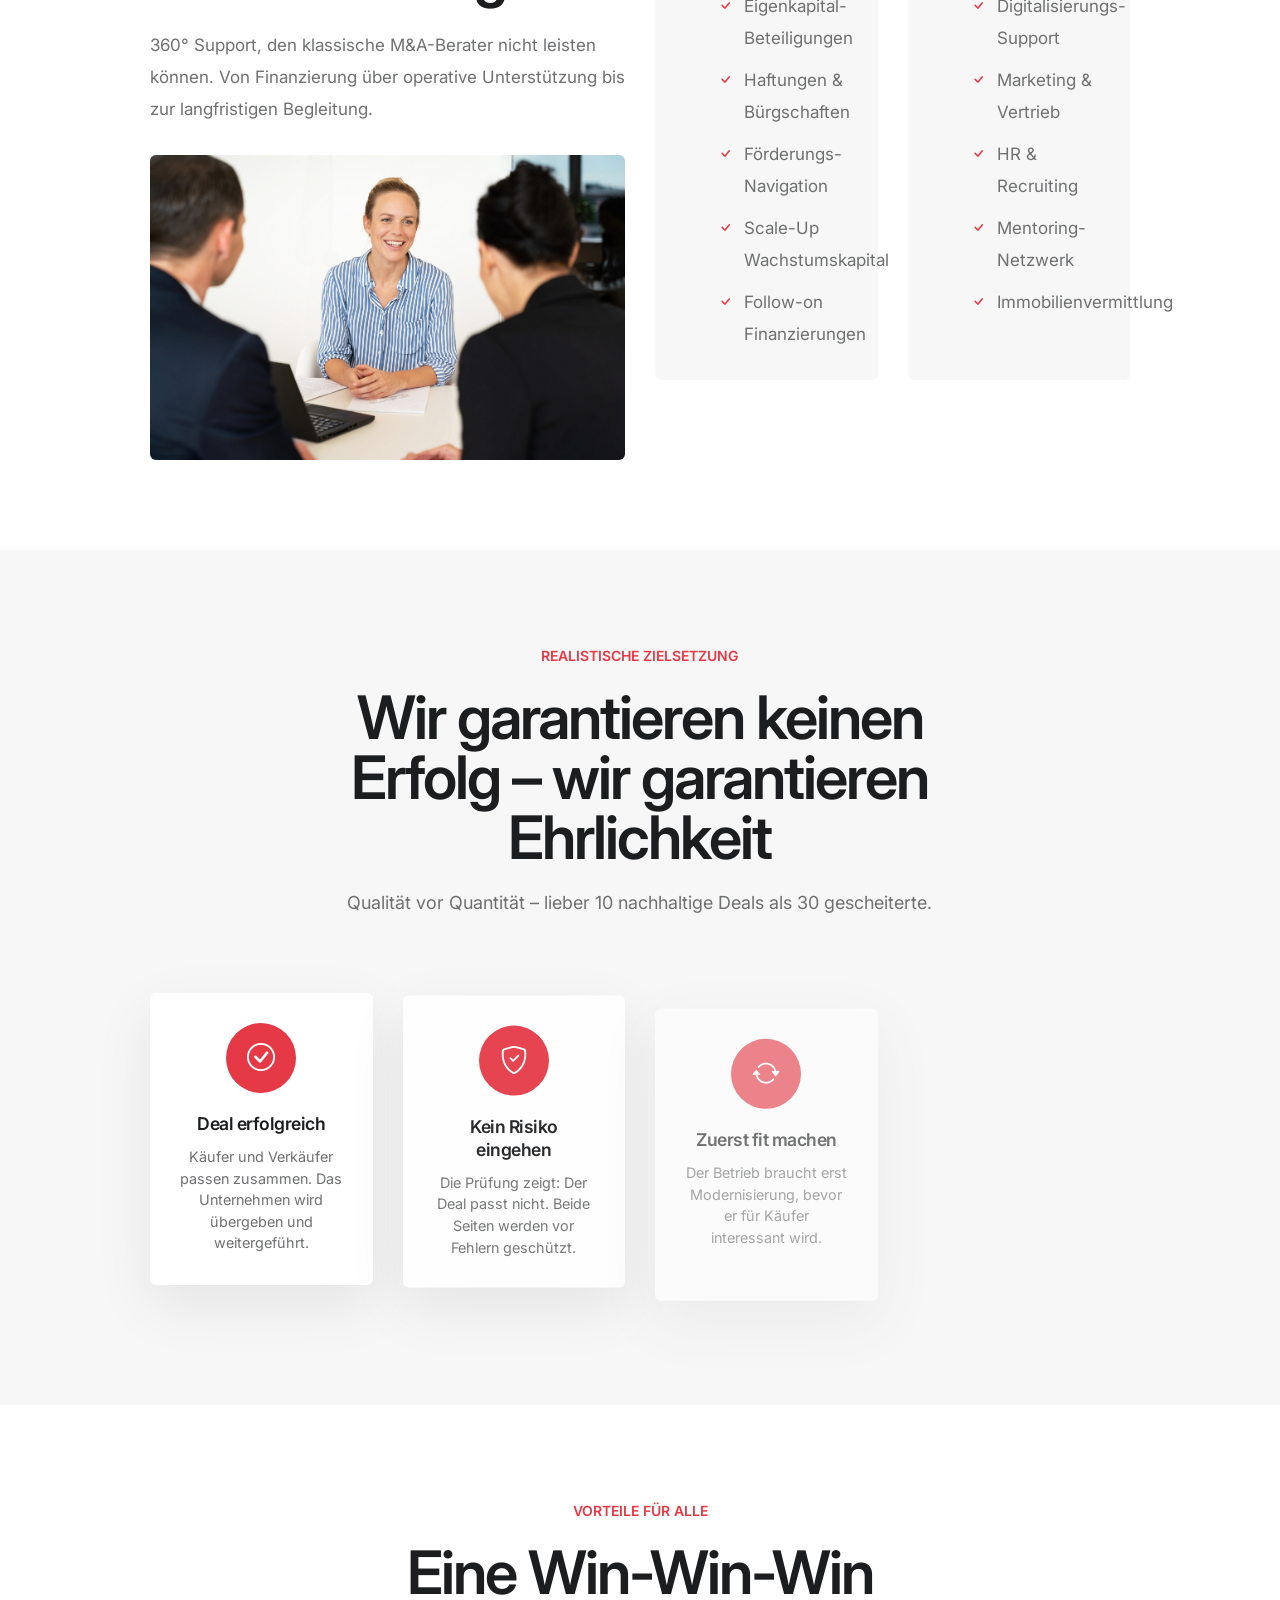
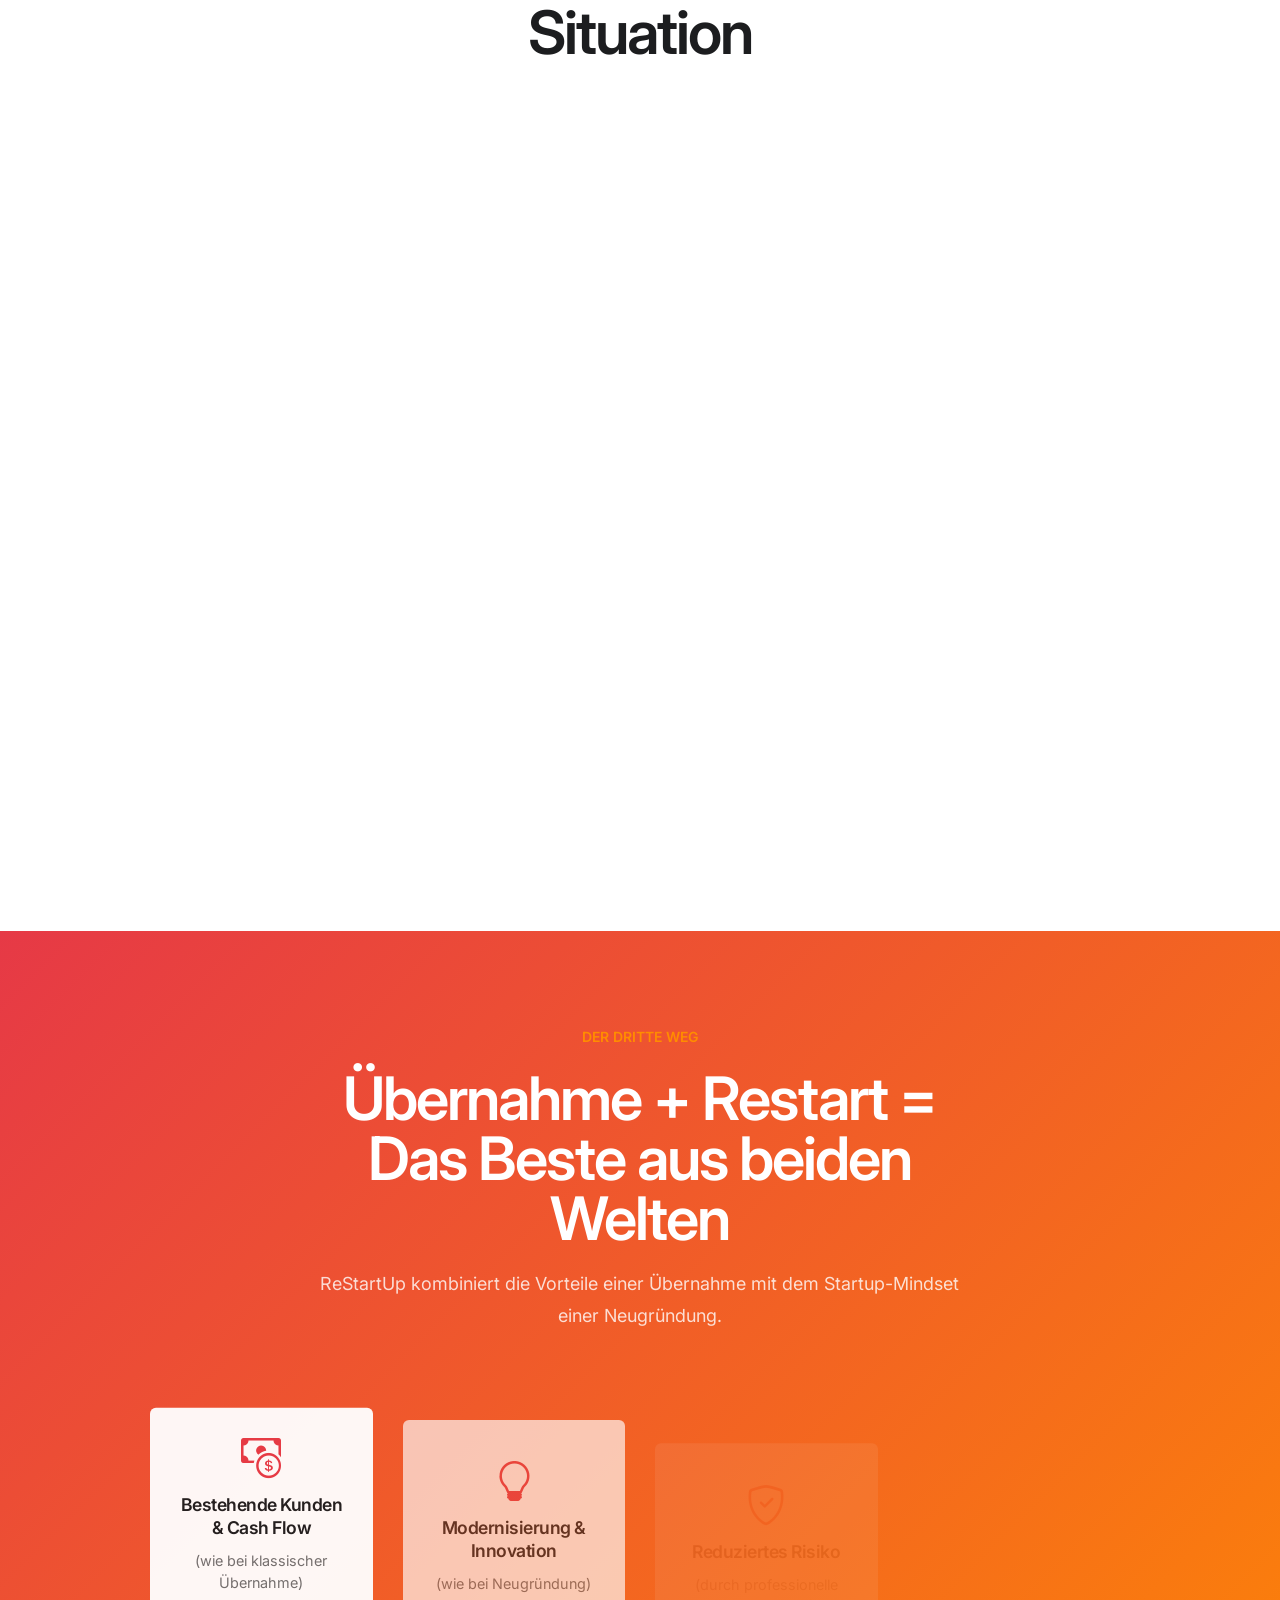
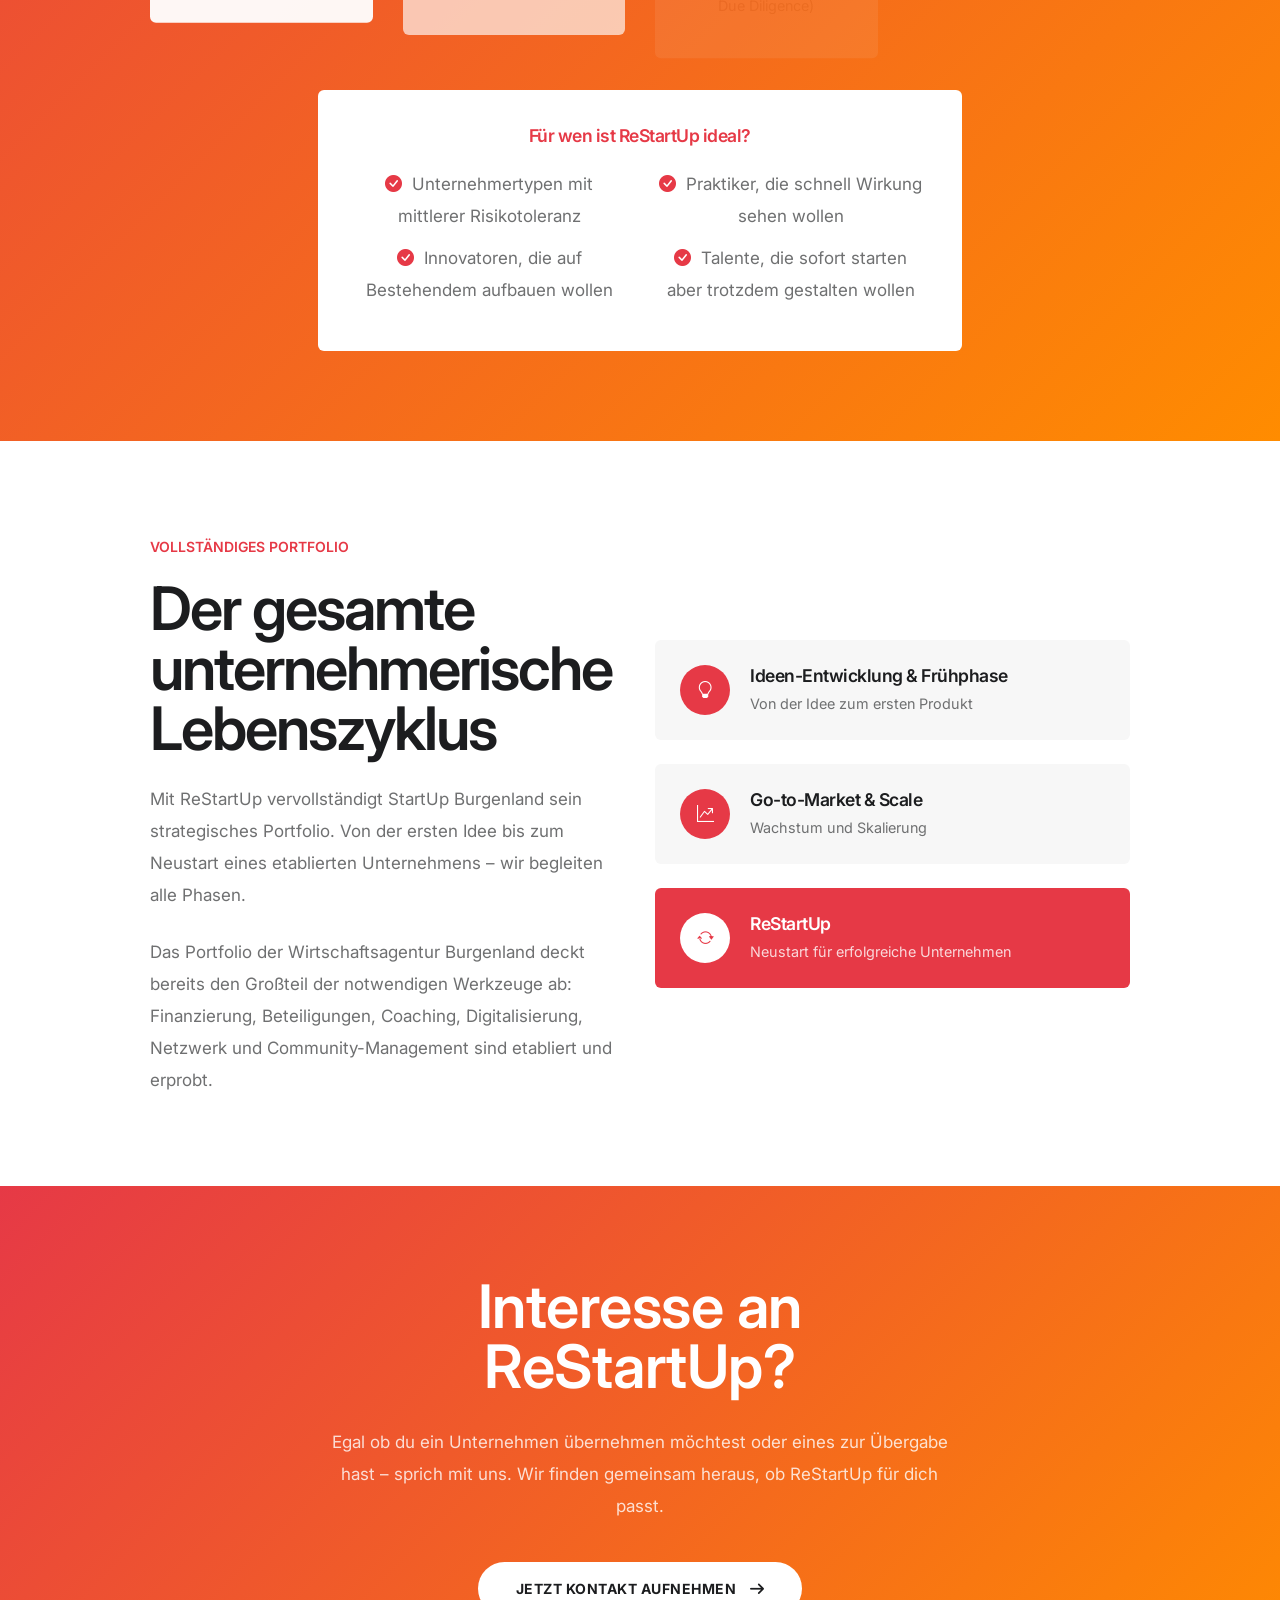
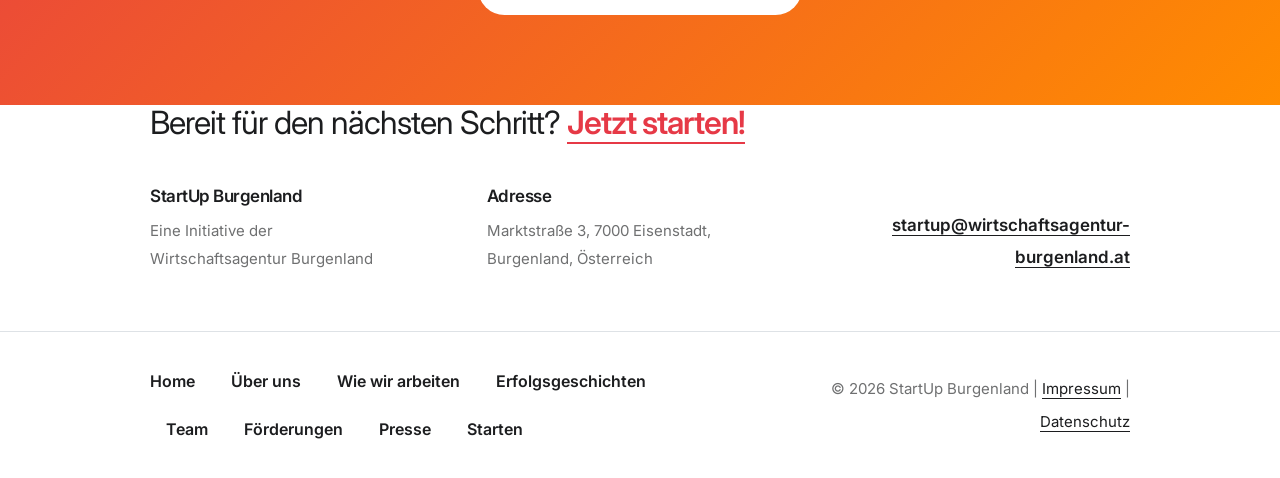
<file: html/restartup.html>
<!doctype html>
<html class="no-js" lang="de">
    <head>
        <title>ReStartUp - Unternehmensnachfolge neu gedacht | StartUp Burgenland</title>
        <meta charset="utf-8">
        <meta http-equiv="X-UA-Compatible" content="IE=edge" />
        <meta name="author" content="StartUp Burgenland">
        <meta name="viewport" content="width=device-width,initial-scale=1.0" />
        <meta name="description" content="ReStartUp - Der Neustart für erfolgreiche Unternehmen. Nachfolge als Alternative zum Gründen. Eine Initiative von StartUp Burgenland.">
        <link rel="icon" type="image/png" href="images/favicon.png">
        <link rel="shortcut icon" type="image/png" href="images/favicon.png">
        <link rel="preconnect" href="https://fonts.googleapis.com" crossorigin>
        <link rel="preconnect" href="https://fonts.gstatic.com" crossorigin>
        <link rel="stylesheet" href="css/vendors.min.css"/>
        <link rel="stylesheet" href="css/icon.min.css"/>
        <link rel="stylesheet" href="css/style.css"/>
        <link rel="stylesheet" href="css/responsive.css"/>
        <link rel="stylesheet" href="demos/startup-burgenland/startup-burgenland.css" />
    </head>
    <body data-mobile-nav-style="classic" class="background-position-center-top" style="">
        <!-- start header -->
        <header>
            <nav class="navbar navbar-expand-lg header-light header-transparent bg-transparent disable-fixed">
                <div class="container-fluid">
                    <div class="col-auto col-lg-2 me-lg-0 me-auto">
                        <a class="navbar-brand" href="index.html">
                            <img src="images/startup-burgenland-logo.svg" alt="StartUp Burgenland" class="default-logo">
                            <img src="images/startup-burgenland-logo.svg" alt="StartUp Burgenland" class="alt-logo">
                            <img src="images/startup-burgenland-logo.svg" alt="StartUp Burgenland" class="mobile-logo">
                        </a>
                    </div>
                    <div class="col-auto col-lg-8 menu-order position-static">
                        <button class="navbar-toggler float-start" type="button" data-bs-toggle="collapse" data-bs-target="#navbarNav" aria-controls="navbarNav" aria-label="Toggle navigation">
                            <span class="navbar-toggler-line"></span>
                            <span class="navbar-toggler-line"></span>
                            <span class="navbar-toggler-line"></span>
                            <span class="navbar-toggler-line"></span>
                        </button>
                        <div class="collapse navbar-collapse justify-content-center" id="navbarNav">
                            <ul class="navbar-nav">
                                <li class="nav-item"><a href="index.html" class="nav-link">Home</a></li>
                                <li class="nav-item"><a href="ueber-uns.html" class="nav-link">Über uns</a></li>
                                <li class="nav-item dropdown">
                                    <a href="wie-wir-arbeiten.html" class="nav-link">Wie wir arbeiten</a>
                                    <i class="fa-solid fa-angle-down dropdown-toggle" id="navbarDropdown" role="button" data-bs-toggle="dropdown" aria-expanded="false"></i>
                                    <ul class="dropdown-menu" aria-labelledby="navbarDropdown">
                                        <li><a href="incubator.html" class="dropdown-item">Incubator|Accelerator</a></li>
                                        <li><a href="restartup.html" class="dropdown-item">ReStartUp</a></li>
                                    </ul>
                                </li>
                                <li class="nav-item"><a href="erfolgsgeschichten.html" class="nav-link">Erfolgsgeschichten</a></li>
                                <li class="nav-item"><a href="team.html" class="nav-link">Team</a></li>
                                <li class="nav-item"><a href="foerderungen.html" class="nav-link">Förderungen</a></li>
                                <li class="nav-item"><a href="presse.html" class="nav-link">Presse</a></li>
                            </ul>
                        </div>
                    </div>
                    <div class="col-auto col-lg-2 text-end">
                        <div class="header-icon">
                            <div class="header-button">
                                <a href="starten.html" class="btn btn-rounded btn-sb-red btn-medium btn-switch-text btn-box-shadow text-transform-none">
                                    <span>
                                        <span class="btn-double-text" data-text="Jetzt starten">Jetzt starten</span>
                                        <span><i class="fa-solid fa-arrow-right"></i></span>
                                    </span>
                                </a>
                            </div>
                        </div>
                    </div>
                </div>
            </nav>
        </header>
        <!-- end header -->

        <!-- start page title -->
        <section class="page-title-extra-large cover-background top-space-margin md-top-space-margin" style="background-image: url('images/team-pk-3.webp')">
            <div class="container">
                <div class="row align-items-center justify-content-center extra-small-screen">
                    <div class="col-12 text-center position-relative">
                        <span class="fs-18 text-white opacity-8 mb-10px d-block">Eine Initiative von StartUp Burgenland</span>
                        <h1 class="text-white fw-600 mb-0 ls-minus-2px">ReStartUp</h1>
                        <p class="text-white fs-22 mt-15px mb-0 opacity-8">Der Neustart für erfolgreiche Unternehmen</p>
                    </div>
                </div>
            </div>
        </section>
        <!-- end page title -->

        <!-- start challenge section -->
        <section>
            <div class="container">
                <div class="row align-items-center">
                    <div class="col-lg-6 md-mb-50px" data-anime='{ "el": "childs", "translateY": [30, 0], "opacity": [0,1], "duration": 800, "delay": 200, "staggervalue": 300, "easing": "easeOutQuad" }'>
                        <span class="fs-14 text-uppercase text-sb-red fw-600 mb-15px d-block">Die Herausforderung</span>
                        <h2 class="text-dark-gray fw-600 ls-minus-2px mb-25px">51.500 Unternehmen suchen Nachfolger</h2>
                        <p class="mb-25px"><strong>51.500 Unternehmen</strong> in Österreich stehen bis 2029 zur Übergabe an – <strong>692.000 Arbeitsplätze</strong> sind betroffen. Im Burgenland: 260 Übernahmen jährlich. Das Kernproblem ist klar: <span class="text-sb-red fw-600">Mangel an qualifizierten Nachfolgern.</span></p>
                        <div class="row row-cols-1 row-cols-sm-2 mb-20px">
                            <div class="col mb-15px">
                                <div class="d-flex align-items-start">
                                    <i class="bi bi-exclamation-triangle-fill text-sb-orange me-10px mt-5px"></i>
                                    <span>Bei "Topf sucht Deckel": <strong>60 Unternehmer</strong> vs. <strong>7-8 Interessenten</strong></span>
                                </div>
                            </div>
                            <div class="col mb-15px">
                                <div class="d-flex align-items-start">
                                    <i class="bi bi-exclamation-triangle-fill text-sb-orange me-10px mt-5px"></i>
                                    <span><strong>Jedes 5. Unternehmen</strong> hat keine geregelte Nachfolge</span>
                                </div>
                            </div>
                            <div class="col mb-15px">
                                <div class="d-flex align-items-start">
                                    <i class="bi bi-exclamation-triangle-fill text-sb-orange me-10px mt-5px"></i>
                                    <span><strong>100.000+ Personen</strong> gehen jährlich in Pension (Babyboomer-Peak)</span>
                                </div>
                            </div>
                        </div>
                    </div>
                    <div class="col-lg-6">
                        <div class="bg-very-light-gray border-radius-6px p-40px">
                            <h4 class="text-sb-red fw-600 mb-25px">Das Problem:</h4>
                            <div class="d-flex align-items-start mb-20px">
                                <i class="bi bi-dash-circle text-medium-gray me-15px fs-20 mt-5px"></i>
                                <div>
                                    <h6 class="text-dark-gray fw-600 mb-5px">Traditionsunternehmen gelten als unattraktiv</h6>
                                    <p class="mb-0 text-medium-gray fs-15">Junge Talente sehen Übernahme nicht als spannende Option</p>
                                </div>
                            </div>
                            <div class="d-flex align-items-start mb-20px">
                                <i class="bi bi-dash-circle text-medium-gray me-15px fs-20 mt-5px"></i>
                                <div>
                                    <h6 class="text-dark-gray fw-600 mb-5px">Übernahme als Option unbekannt</h6>
                                    <p class="mb-0 text-medium-gray fs-15">Viele kennen nur "Gründen" – nicht "Übernehmen"</p>
                                </div>
                            </div>
                            <div class="d-flex align-items-start">
                                <i class="bi bi-dash-circle text-medium-gray me-15px fs-20 mt-5px"></i>
                                <div>
                                    <h6 class="text-dark-gray fw-600 mb-5px">Komplexe Finanzierung schreckt ab</h6>
                                    <p class="mb-0 text-medium-gray fs-15">Kaufpreise und Strukturierung überfordern</p>
                                </div>
                            </div>
                        </div>
                    </div>
                </div>
            </div>
        </section>
        <!-- end challenge section -->

        <!-- start solution section -->
        <section class="bg-gradient-sb">
            <div class="container">
                <div class="row justify-content-center mb-5">
                    <div class="col-lg-8 text-center">
                        <span class="fs-14 text-uppercase text-white opacity-8 fw-600 mb-15px d-block">Die Lösung</span>
                        <h2 class="text-white fw-600 ls-minus-2px mb-20px">ReStartUp – Nachfolge als Alternative zum Gründen</h2>
                        <p class="text-white opacity-8 fs-18">StartUp Burgenland als <strong class="text-white">Brückenbauer</strong> zwischen Tradition und Innovation.</p>
                    </div>
                </div>
                <div class="row row-cols-1 row-cols-lg-3" data-anime='{ "el": "childs", "translateY": [40, 0], "opacity": [0,1], "duration": 800, "delay": 200, "staggervalue": 300, "easing": "easeOutQuad" }'>
                    <!-- Säule 1 -->
                    <div class="col mb-30px">
                        <div class="bg-white border-radius-6px p-35px h-100">
                            <div class="fs-14 text-sb-red fw-600 text-uppercase mb-15px">Säule 1</div>
                            <h4 class="text-dark-gray fw-600 mb-20px">Nachfolger aufbauen</h4>
                            <ul class="list-style-02 mb-20px">
                                <li class="pb-10px"><i class="bi bi-check-circle-fill text-sb-red me-10px"></i>Entrepreneurship Education an Schulen & Hochschulen</li>
                                <li class="pb-10px"><i class="bi bi-check-circle-fill text-sb-red me-10px"></i>"Future Owners"-Programm für Studierende</li>
                                <li class="pb-10px"><i class="bi bi-check-circle-fill text-sb-red me-10px"></i>Matching-Events & Praktika in Traditionsunternehmen</li>
                            </ul>
                            <p class="text-sb-red fst-italic mb-0">→ Langfristiger Aufbau qualifizierter Nachfolger</p>
                        </div>
                    </div>
                    <!-- Säule 2 -->
                    <div class="col mb-30px">
                        <div class="bg-white border-radius-6px p-35px h-100">
                            <div class="fs-14 text-sb-red fw-600 text-uppercase mb-15px">Säule 2</div>
                            <h4 class="text-dark-gray fw-600 mb-20px">Übernahme begleiten</h4>
                            <ul class="list-style-02 mb-20px">
                                <li class="pb-10px"><i class="bi bi-check-circle-fill text-sb-red me-10px"></i>Ist die Übernahme machbar?</li>
                                <li class="pb-10px"><i class="bi bi-check-circle-fill text-sb-red me-10px"></i>Betrieb prüfen & fair bewerten</li>
                                <li class="pb-10px"><i class="bi bi-check-circle-fill text-sb-red me-10px"></i>Finanzierung sicherstellen</li>
                                <li class="pb-10px"><i class="bi bi-check-circle-fill text-sb-red me-10px"></i>Betrieb modernisieren</li>
                            </ul>
                            <p class="text-sb-red fst-italic mb-0">→ Nur Deals, die funktionieren</p>
                        </div>
                    </div>
                    <!-- Säule 3 -->
                    <div class="col mb-30px">
                        <div class="bg-white border-radius-6px p-35px h-100">
                            <div class="fs-14 text-sb-red fw-600 text-uppercase mb-15px">Säule 3</div>
                            <h4 class="text-dark-gray fw-600 mb-20px">Community erweitern</h4>
                            <ul class="list-style-02 mb-20px">
                                <li class="pb-10px"><i class="bi bi-check-circle-fill text-sb-red me-10px"></i>StartUp Burgenland Community um Nachfolger erweitert</li>
                                <li class="pb-10px"><i class="bi bi-check-circle-fill text-sb-red me-10px"></i>"Young Owners"-Netzwerk integriert</li>
                                <li class="pb-10px"><i class="bi bi-check-circle-fill text-sb-red me-10px"></i>ReStartUp Conference & Success Stories</li>
                                <li class="pb-10px"><i class="bi bi-check-circle-fill text-sb-red me-10px"></i>Cross-Mentoring: Founder ↔ Nachfolger</li>
                            </ul>
                            <p class="text-sb-red fst-italic mb-0">→ Eine Community für alle Unternehmer</p>
                        </div>
                    </div>
                </div>
            </div>
        </section>
        <!-- end solution section -->

        <!-- start toolkit section -->
        <section>
            <div class="container">
                <div class="row align-items-center">
                    <div class="col-lg-6 md-mb-50px">
                        <span class="fs-14 text-uppercase text-sb-red fw-600 mb-15px d-block">Das StartUp Burgenland Toolkit</span>
                        <h2 class="text-dark-gray fw-600 ls-minus-2px mb-25px">Das kann nur die Wirtschaftsagentur</h2>
                        <p class="mb-30px">360° Support, den klassische M&A-Berater nicht leisten können. Von Finanzierung über operative Unterstützung bis zur langfristigen Begleitung.</p>
                        <img src="images/restartup-wirtschaftsagentur.jpg" class="border-radius-6px" alt="StartUp Burgenland Toolkit"/>
                    </div>
                    <div class="col-lg-6">
                        <div class="row row-cols-1 row-cols-sm-2 g-4">
                            <div class="col">
                                <div class="bg-very-light-gray p-30px border-radius-6px h-100">
                                    <h5 class="text-sb-red fw-600 mb-20px"><i class="bi bi-currency-euro me-10px"></i>Finanzierung</h5>
                                    <ul class="list-style-02 mb-0">
                                        <li class="pb-10px"><i class="bi bi-check text-sb-red me-10px"></i>Eigenkapital-Beteiligungen</li>
                                        <li class="pb-10px"><i class="bi bi-check text-sb-red me-10px"></i>Haftungen & Bürgschaften</li>
                                        <li class="pb-10px"><i class="bi bi-check text-sb-red me-10px"></i>Förderungs-Navigation</li>
                                        <li class="pb-10px"><i class="bi bi-check text-sb-red me-10px"></i>Scale-Up Wachstumskapital</li>
                                        <li><i class="bi bi-check text-sb-red me-10px"></i>Follow-on Finanzierungen</li>
                                    </ul>
                                </div>
                            </div>
                            <div class="col">
                                <div class="bg-very-light-gray p-30px border-radius-6px h-100">
                                    <h5 class="text-sb-red fw-600 mb-20px"><i class="bi bi-gear me-10px"></i>Operativ</h5>
                                    <ul class="list-style-02 mb-0">
                                        <li class="pb-10px"><i class="bi bi-check text-sb-red me-10px"></i>Digitalisierungs-Support</li>
                                        <li class="pb-10px"><i class="bi bi-check text-sb-red me-10px"></i>Marketing & Vertrieb</li>
                                        <li class="pb-10px"><i class="bi bi-check text-sb-red me-10px"></i>HR & Recruiting</li>
                                        <li class="pb-10px"><i class="bi bi-check text-sb-red me-10px"></i>Mentoring-Netzwerk</li>
                                        <li><i class="bi bi-check text-sb-red me-10px"></i>Immobilienvermittlung</li>
                                    </ul>
                                </div>
                            </div>
                        </div>
                    </div>
                </div>
            </div>
        </section>
        <!-- end toolkit section -->

        <!-- start honesty section -->
        <section class="bg-very-light-gray">
            <div class="container">
                <div class="row justify-content-center mb-5">
                    <div class="col-lg-8 text-center">
                        <span class="fs-14 text-uppercase text-sb-red fw-600 mb-15px d-block">Realistische Zielsetzung</span>
                        <h2 class="text-dark-gray fw-600 ls-minus-2px mb-20px">Wir garantieren keinen Erfolg – wir garantieren Ehrlichkeit</h2>
                        <p class="text-medium-gray fs-18">Qualität vor Quantität – lieber 10 nachhaltige Deals als 30 gescheiterte.</p>
                    </div>
                </div>
                <div class="row row-cols-1 row-cols-lg-4 row-cols-md-2 justify-content-center" data-anime='{ "el": "childs", "translateY": [40, 0], "opacity": [0,1], "duration": 800, "delay": 200, "staggervalue": 300, "easing": "easeOutQuad" }'>
                    <div class="col mb-30px">
                        <div class="bg-white border-radius-6px p-30px h-100 text-center box-shadow-quadruple-large">
                            <div class="icon-box-sb mb-20px mx-auto" style="width: 70px; height: 70px;">
                                <i class="bi bi-check-circle fs-28"></i>
                            </div>
                            <h5 class="text-dark-gray fw-600 mb-10px">Deal erfolgreich</h5>
                            <p class="mb-0 fs-15">Käufer und Verkäufer passen zusammen. Das Unternehmen wird übergeben und weitergeführt.</p>
                        </div>
                    </div>
                    <div class="col mb-30px">
                        <div class="bg-white border-radius-6px p-30px h-100 text-center box-shadow-quadruple-large">
                            <div class="icon-box-sb mb-20px mx-auto" style="width: 70px; height: 70px;">
                                <i class="bi bi-shield-check fs-28"></i>
                            </div>
                            <h5 class="text-dark-gray fw-600 mb-10px">Kein Risiko eingehen</h5>
                            <p class="mb-0 fs-15">Die Prüfung zeigt: Der Deal passt nicht. Beide Seiten werden vor Fehlern geschützt.</p>
                        </div>
                    </div>
                    <div class="col mb-30px">
                        <div class="bg-white border-radius-6px p-30px h-100 text-center box-shadow-quadruple-large">
                            <div class="icon-box-sb mb-20px mx-auto" style="width: 70px; height: 70px;">
                                <i class="bi bi-arrow-repeat fs-28"></i>
                            </div>
                            <h5 class="text-dark-gray fw-600 mb-10px">Zuerst fit machen</h5>
                            <p class="mb-0 fs-15">Der Betrieb braucht erst Modernisierung, bevor er für Käufer interessant wird.</p>
                        </div>
                    </div>
                    <div class="col mb-30px">
                        <div class="bg-white border-radius-6px p-30px h-100 text-center box-shadow-quadruple-large">
                            <div class="icon-box-sb mb-20px mx-auto" style="width: 70px; height: 70px;">
                                <i class="bi bi-signpost-split fs-28"></i>
                            </div>
                            <h5 class="text-dark-gray fw-600 mb-10px">Plan B entwickeln</h5>
                            <p class="mb-0 fs-15">Keine Nachfolge möglich? Wir finden Alternativen: Verkauf, Fusion oder sauberer Ausstieg.</p>
                        </div>
                    </div>
                </div>
            </div>
        </section>
        <!-- end honesty section -->

        <!-- start benefits section -->
        <section>
            <div class="container">
                <div class="row justify-content-center mb-5">
                    <div class="col-lg-7 text-center">
                        <span class="fs-14 text-uppercase text-sb-red fw-600 mb-15px d-block">Vorteile für alle</span>
                        <h2 class="text-dark-gray fw-600 ls-minus-2px">Eine Win-Win-Win Situation</h2>
                    </div>
                </div>
                <div class="row row-cols-1 row-cols-lg-3" data-anime='{ "el": "childs", "translateY": [30, 0], "opacity": [0,1], "duration": 800, "delay": 200, "staggervalue": 300, "easing": "easeOutQuad" }'>
                    <!-- Für Nachfolger -->
                    <div class="col mb-30px">
                        <div class="bg-very-light-gray border-radius-6px p-35px h-100">
                            <div class="d-flex align-items-center mb-25px">
                                <div class="icon-box-sb me-15px" style="width: 50px; height: 50px;">
                                    <i class="bi bi-person-check fs-22"></i>
                                </div>
                                <h4 class="text-dark-gray fw-600 mb-0">Für Nachfolger</h4>
                            </div>
                            <ul class="list-style-02 mb-0">
                                <li class="pb-15px"><i class="bi bi-check-circle-fill text-sb-red me-10px"></i>Ehrliche Entscheidungsgrundlage durch Due Diligence</li>
                                <li class="pb-15px"><i class="bi bi-check-circle-fill text-sb-red me-10px"></i>Faire Bewertung – Schutz vor Überzahlung</li>
                                <li class="pb-15px"><i class="bi bi-check-circle-fill text-sb-red me-10px"></i>Zugang zu Finanzierung (Beteiligungen, Haftungen, Förderungen)</li>
                                <li><i class="bi bi-check-circle-fill text-sb-red me-10px"></i>Operative Unterstützung & Integration in Community</li>
                            </ul>
                        </div>
                    </div>
                    <!-- Für Übergeber -->
                    <div class="col mb-30px">
                        <div class="bg-very-light-gray border-radius-6px p-35px h-100">
                            <div class="d-flex align-items-center mb-25px">
                                <div class="icon-box-sb me-15px" style="width: 50px; height: 50px;">
                                    <i class="bi bi-briefcase fs-22"></i>
                                </div>
                                <h4 class="text-dark-gray fw-600 mb-0">Für Übergeber</h4>
                            </div>
                            <ul class="list-style-02 mb-0">
                                <li class="pb-15px"><i class="bi bi-check-circle-fill text-sb-red me-10px"></i>Realistische Einschätzung – keine falschen Hoffnungen</li>
                                <li class="pb-15px"><i class="bi bi-check-circle-fill text-sb-red me-10px"></i>Fairer Deal für Lebenswerk durch transparente Bewertung</li>
                                <li class="pb-15px"><i class="bi bi-check-circle-fill text-sb-red me-10px"></i>Zugang zu qualifizierten, vorbereiteten Nachfolgern</li>
                                <li><i class="bi bi-check-circle-fill text-sb-red me-10px"></i>Alternative Lösungen, wenn Nachfolge nicht optimal</li>
                            </ul>
                        </div>
                    </div>
                    <!-- Für das Land -->
                    <div class="col mb-30px">
                        <div class="bg-very-light-gray border-radius-6px p-35px h-100">
                            <div class="d-flex align-items-center mb-25px">
                                <div class="icon-box-sb me-15px" style="width: 50px; height: 50px;">
                                    <i class="bi bi-geo-alt fs-22"></i>
                                </div>
                                <h4 class="text-dark-gray fw-600 mb-0">Für das Land</h4>
                            </div>
                            <ul class="list-style-02 mb-0">
                                <li class="pb-15px"><i class="bi bi-check-circle-fill text-sb-red me-10px"></i>Arbeitsplätze in zukunftsfähigen Unternehmen sichern</li>
                                <li class="pb-15px"><i class="bi bi-check-circle-fill text-sb-red me-10px"></i>Brain Gain – junge Talente kehren zurück</li>
                                <li class="pb-15px"><i class="bi bi-check-circle-fill text-sb-red me-10px"></i>Modernisierung des Mittelstands durch Digitalisierung</li>
                                <li><i class="bi bi-check-circle-fill text-sb-red me-10px"></i>"Nachfolge-Region Burgenland" für Qualität positionieren</li>
                            </ul>
                        </div>
                    </div>
                </div>
            </div>
        </section>
        <!-- end benefits section -->

        <!-- start comparison section -->
        <section class="bg-gradient-sb">
            <div class="container">
                <div class="row justify-content-center mb-5">
                    <div class="col-lg-8 text-center">
                        <span class="fs-14 text-uppercase text-sb-orange fw-600 mb-15px d-block">Der dritte Weg</span>
                        <h2 class="text-white fw-600 ls-minus-2px mb-20px">Übernahme + Restart = Das Beste aus beiden Welten</h2>
                        <p class="text-white opacity-8 fs-18">ReStartUp kombiniert die Vorteile einer Übernahme mit dem Startup-Mindset einer Neugründung.</p>
                    </div>
                </div>
                <div class="row row-cols-1 row-cols-lg-4 row-cols-md-2 justify-content-center" data-anime='{ "el": "childs", "translateY": [40, 0], "opacity": [0,1], "duration": 800, "delay": 200, "staggervalue": 300, "easing": "easeOutQuad" }'>
                    <div class="col mb-30px">
                        <div class="bg-white border-radius-6px p-30px h-100 text-center">
                            <i class="bi bi-cash-coin fs-40 text-sb-red mb-15px d-block"></i>
                            <h5 class="text-dark-gray fw-600 mb-10px">Bestehende Kunden & Cash Flow</h5>
                            <p class="mb-0 fs-15 text-medium-gray">(wie bei klassischer Übernahme)</p>
                        </div>
                    </div>
                    <div class="col mb-30px">
                        <div class="bg-white border-radius-6px p-30px h-100 text-center">
                            <i class="bi bi-lightbulb fs-40 text-sb-red mb-15px d-block"></i>
                            <h5 class="text-dark-gray fw-600 mb-10px">Modernisierung & Innovation</h5>
                            <p class="mb-0 fs-15 text-medium-gray">(wie bei Neugründung)</p>
                        </div>
                    </div>
                    <div class="col mb-30px">
                        <div class="bg-white border-radius-6px p-30px h-100 text-center">
                            <i class="bi bi-shield-check fs-40 text-sb-red mb-15px d-block"></i>
                            <h5 class="text-dark-gray fw-600 mb-10px">Reduziertes Risiko</h5>
                            <p class="mb-0 fs-15 text-medium-gray">(durch professionelle Due Diligence)</p>
                        </div>
                    </div>
                    <div class="col mb-30px">
                        <div class="bg-white border-radius-6px p-30px h-100 text-center">
                            <i class="bi bi-rocket-takeoff fs-40 text-sb-red mb-15px d-block"></i>
                            <h5 class="text-dark-gray fw-600 mb-10px">Startup-Mindset</h5>
                            <p class="mb-0 fs-15 text-medium-gray">(trifft etabliertes Business)</p>
                        </div>
                    </div>
                </div>
                <div class="row justify-content-center mt-4">
                    <div class="col-lg-8">
                        <div class="bg-white border-radius-6px p-35px">
                            <h5 class="text-sb-red fw-600 mb-20px">Für wen ist ReStartUp ideal?</h5>
                            <div class="row row-cols-1 row-cols-md-2">
                                <div class="col mb-10px">
                                    <i class="bi bi-check-circle-fill text-sb-red me-10px"></i>Unternehmertypen mit mittlerer Risikotoleranz
                                </div>
                                <div class="col mb-10px">
                                    <i class="bi bi-check-circle-fill text-sb-red me-10px"></i>Praktiker, die schnell Wirkung sehen wollen
                                </div>
                                <div class="col mb-10px">
                                    <i class="bi bi-check-circle-fill text-sb-red me-10px"></i>Innovatoren, die auf Bestehendem aufbauen wollen
                                </div>
                                <div class="col mb-10px">
                                    <i class="bi bi-check-circle-fill text-sb-red me-10px"></i>Talente, die sofort starten aber trotzdem gestalten wollen
                                </div>
                            </div>
                        </div>
                    </div>
                </div>
            </div>
        </section>
        <!-- end comparison section -->

        <!-- start strategic portfolio section -->
        <section>
            <div class="container">
                <div class="row align-items-center">
                    <div class="col-lg-6 md-mb-50px">
                        <span class="fs-14 text-uppercase text-sb-red fw-600 mb-15px d-block">Vollständiges Portfolio</span>
                        <h2 class="text-dark-gray fw-600 ls-minus-2px mb-25px">Der gesamte unternehmerische Lebenszyklus</h2>
                        <p class="mb-25px">Mit ReStartUp vervollständigt StartUp Burgenland sein strategisches Portfolio. Von der ersten Idee bis zum Neustart eines etablierten Unternehmens – wir begleiten alle Phasen.</p>
                        <p class="mb-0">Das Portfolio der Wirtschaftsagentur Burgenland deckt bereits den Großteil der notwendigen Werkzeuge ab: Finanzierung, Beteiligungen, Coaching, Digitalisierung, Netzwerk und Community-Management sind etabliert und erprobt.</p>
                    </div>
                    <div class="col-lg-6">
                        <div class="row row-cols-1 g-4">
                            <div class="col">
                                <div class="d-flex align-items-center bg-very-light-gray border-radius-6px p-25px">
                                    <div class="bg-sb-red text-white fw-700 rounded-circle d-flex align-items-center justify-content-center me-20px" style="width: 50px; height: 50px; min-width: 50px;">
                                        <i class="bi bi-lightbulb"></i>
                                    </div>
                                    <div>
                                        <h5 class="text-dark-gray fw-600 mb-5px">Ideen-Entwicklung & Frühphase</h5>
                                        <p class="mb-0 text-medium-gray fs-15">Von der Idee zum ersten Produkt</p>
                                    </div>
                                </div>
                            </div>
                            <div class="col">
                                <div class="d-flex align-items-center bg-very-light-gray border-radius-6px p-25px">
                                    <div class="bg-sb-red text-white fw-700 rounded-circle d-flex align-items-center justify-content-center me-20px" style="width: 50px; height: 50px; min-width: 50px;">
                                        <i class="bi bi-graph-up-arrow"></i>
                                    </div>
                                    <div>
                                        <h5 class="text-dark-gray fw-600 mb-5px">Go-to-Market & Scale</h5>
                                        <p class="mb-0 text-medium-gray fs-15">Wachstum und Skalierung</p>
                                    </div>
                                </div>
                            </div>
                            <div class="col">
                                <div class="d-flex align-items-center bg-sb-red border-radius-6px p-25px">
                                    <div class="bg-white text-sb-red fw-700 rounded-circle d-flex align-items-center justify-content-center me-20px" style="width: 50px; height: 50px; min-width: 50px;">
                                        <i class="bi bi-arrow-repeat"></i>
                                    </div>
                                    <div>
                                        <h5 class="text-white fw-600 mb-5px">ReStartUp</h5>
                                        <p class="mb-0 text-white opacity-8 fs-15">Neustart für erfolgreiche Unternehmen</p>
                                    </div>
                                </div>
                            </div>
                        </div>
                    </div>
                </div>
            </div>
        </section>
        <!-- end strategic portfolio section -->

        <!-- start CTA section -->
        <section class="bg-gradient-sb">
            <div class="container">
                <div class="row justify-content-center text-center">
                    <div class="col-lg-8">
                        <h2 class="text-white fw-600 mb-30px">Interesse an ReStartUp?</h2>
                        <p class="text-white opacity-8 mb-40px">Egal ob du ein Unternehmen übernehmen möchtest oder eines zur Übergabe hast – sprich mit uns. Wir finden gemeinsam heraus, ob ReStartUp für dich passt.</p>
                        <a href="starten.html" class="btn btn-large btn-white btn-rounded fw-700 text-dark-gray">Jetzt Kontakt aufnehmen <i class="fa-solid fa-arrow-right ms-10px"></i></a>
                    </div>
                </div>
            </div>
        </section>
        <!-- end CTA section -->

        <!-- start footer -->
        <footer class="p-0">
            <div class="container">
                <div class="row align-items-center mb-4 sm-mb-6">
                    <div class="col-md-10 col-sm-8 text-center text-sm-start xs-mb-25px">
                        <h5 class="mb-0 text-dark-gray fw-400 ls-minus-1px">Bereit für den nächsten Schritt? <a href="starten.html" class="text-decoration-line-bottom-medium fw-600 text-sb-red text-sb-red-hover">Jetzt starten!</a></h5>
                    </div>
                    <div class="col-md-2 col-sm-4 text-center text-sm-end">
                        <a href="index.html" class="footer-logo d-inline-block">
                            <img src="images/startup-burgenland-logo.svg" alt="StartUp Burgenland">
                        </a>
                    </div>
                </div>
                <div class="row align-items-end mb-6 sm-mb-40px">
                    <div class="col-lg-4 col-sm-6 text-center text-sm-start xs-mb-25px last-paragraph-no-margin">
                        <span class="d-block text-dark-gray ls-minus-05px mb-5px fw-600">StartUp Burgenland</span>
                        <p class="w-80 lg-w-100 text-medium-gray fs-15 lh-28">Eine Initiative der Wirtschaftsagentur Burgenland</p>
                    </div>
                    <div class="col-lg-4 col-sm-6 text-center text-sm-start xs-mb-25px last-paragraph-no-margin">
                        <span class="d-block text-dark-gray ls-minus-05px mb-5px fw-600">Adresse</span>
                        <p class="w-80 lg-w-100 text-medium-gray fs-15 lh-28">Marktstraße 3, 7000 Eisenstadt, Burgenland, Österreich</p>
                    </div>
                    <div class="col-md-4 col-sm-12 last-paragraph-no-margin ms-auto text-center text-sm-end">
                        <a href="mailto:startup@wirtschaftsagentur-burgenland.at" class="text-dark-gray text-dark-gray-hover fw-600 text-decoration-line-bottom">startup@wirtschaftsagentur-burgenland.at</a>
                    </div>
                </div>
            </div>
            <div class="footer-bottom pt-25px pb-25px border-top border-color-charcoal-grey">
                <div class="container">
                    <div class="row align-items-center">
                        <div class="col-lg-7 text-center text-lg-start md-mb-10px">
                            <ul class="footer-navbar fw-600 fs-16">
                                <li class="nav-item"><a href="index.html" class="nav-link">Home</a></li>
                                <li class="nav-item"><a href="ueber-uns.html" class="nav-link">Über uns</a></li>
                                <li class="nav-item"><a href="wie-wir-arbeiten.html" class="nav-link">Wie wir arbeiten</a></li>
                                <li class="nav-item"><a href="erfolgsgeschichten.html" class="nav-link">Erfolgsgeschichten</a></li>
                                <li class="nav-item"><a href="team.html" class="nav-link">Team</a></li>
                                <li class="nav-item"><a href="foerderungen.html" class="nav-link">Förderungen</a></li>
                                <li class="nav-item"><a href="presse.html" class="nav-link">Presse</a></li>
                                <li class="nav-item"><a href="starten.html" class="nav-link">Starten</a></li>
                            </ul>
                        </div>
                        <div class="col-lg-5 text-center text-lg-end">
                            <span class="fs-15">© 2026 StartUp Burgenland | <a href="impressum.html" class="text-decoration-line-bottom text-dark-gray text-dark-gray-hover">Impressum</a> | <a href="datenschutz.html" class="text-decoration-line-bottom text-dark-gray text-dark-gray-hover">Datenschutz</a></span>
                        </div>
                    </div>
                </div>
            </div>
        </footer>
        <!-- end footer -->


        <script type="text/javascript" src="js/jquery.js"></script>
        <script type="text/javascript" src="js/vendors.min.js"></script>
        <script type="text/javascript" src="js/main.js"></script>
        <script>document.querySelectorAll(".scroll-progress").forEach(function(el){el.remove();});</script>
    </body>
</html>
</file>
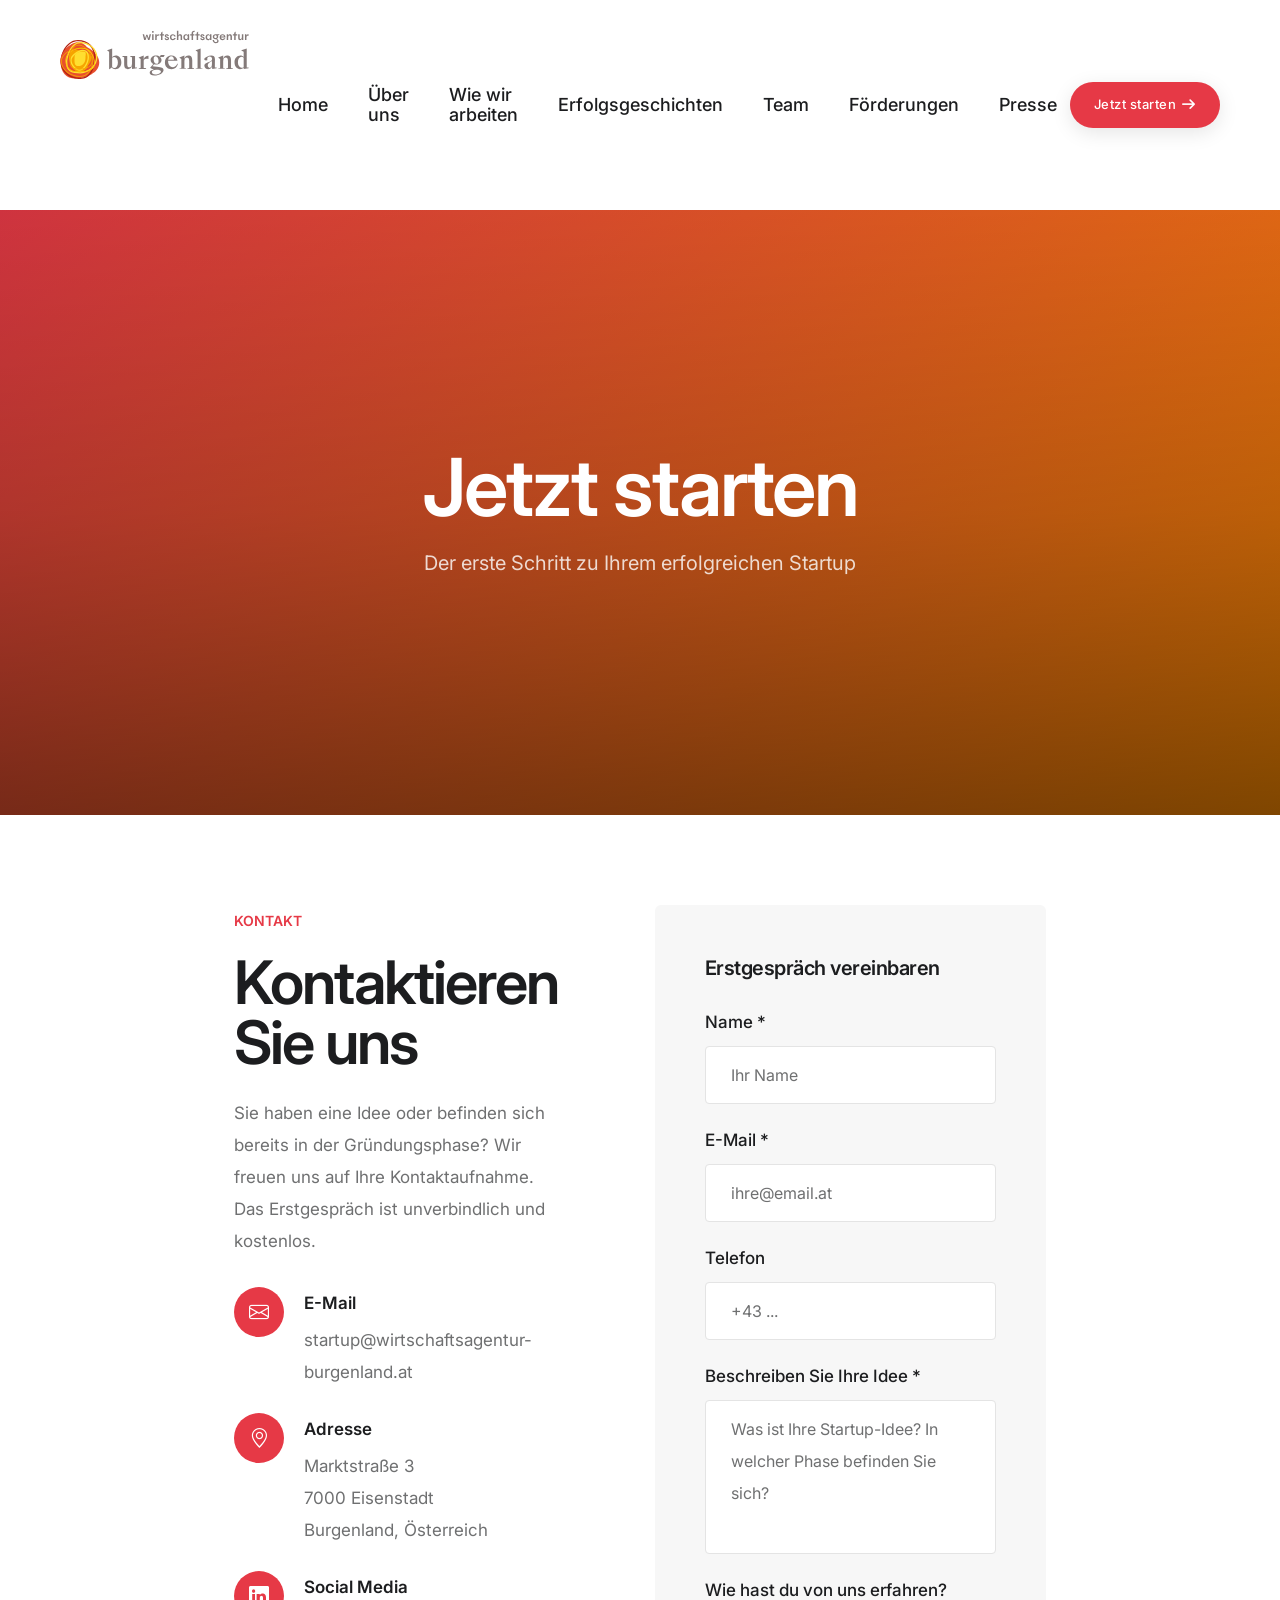
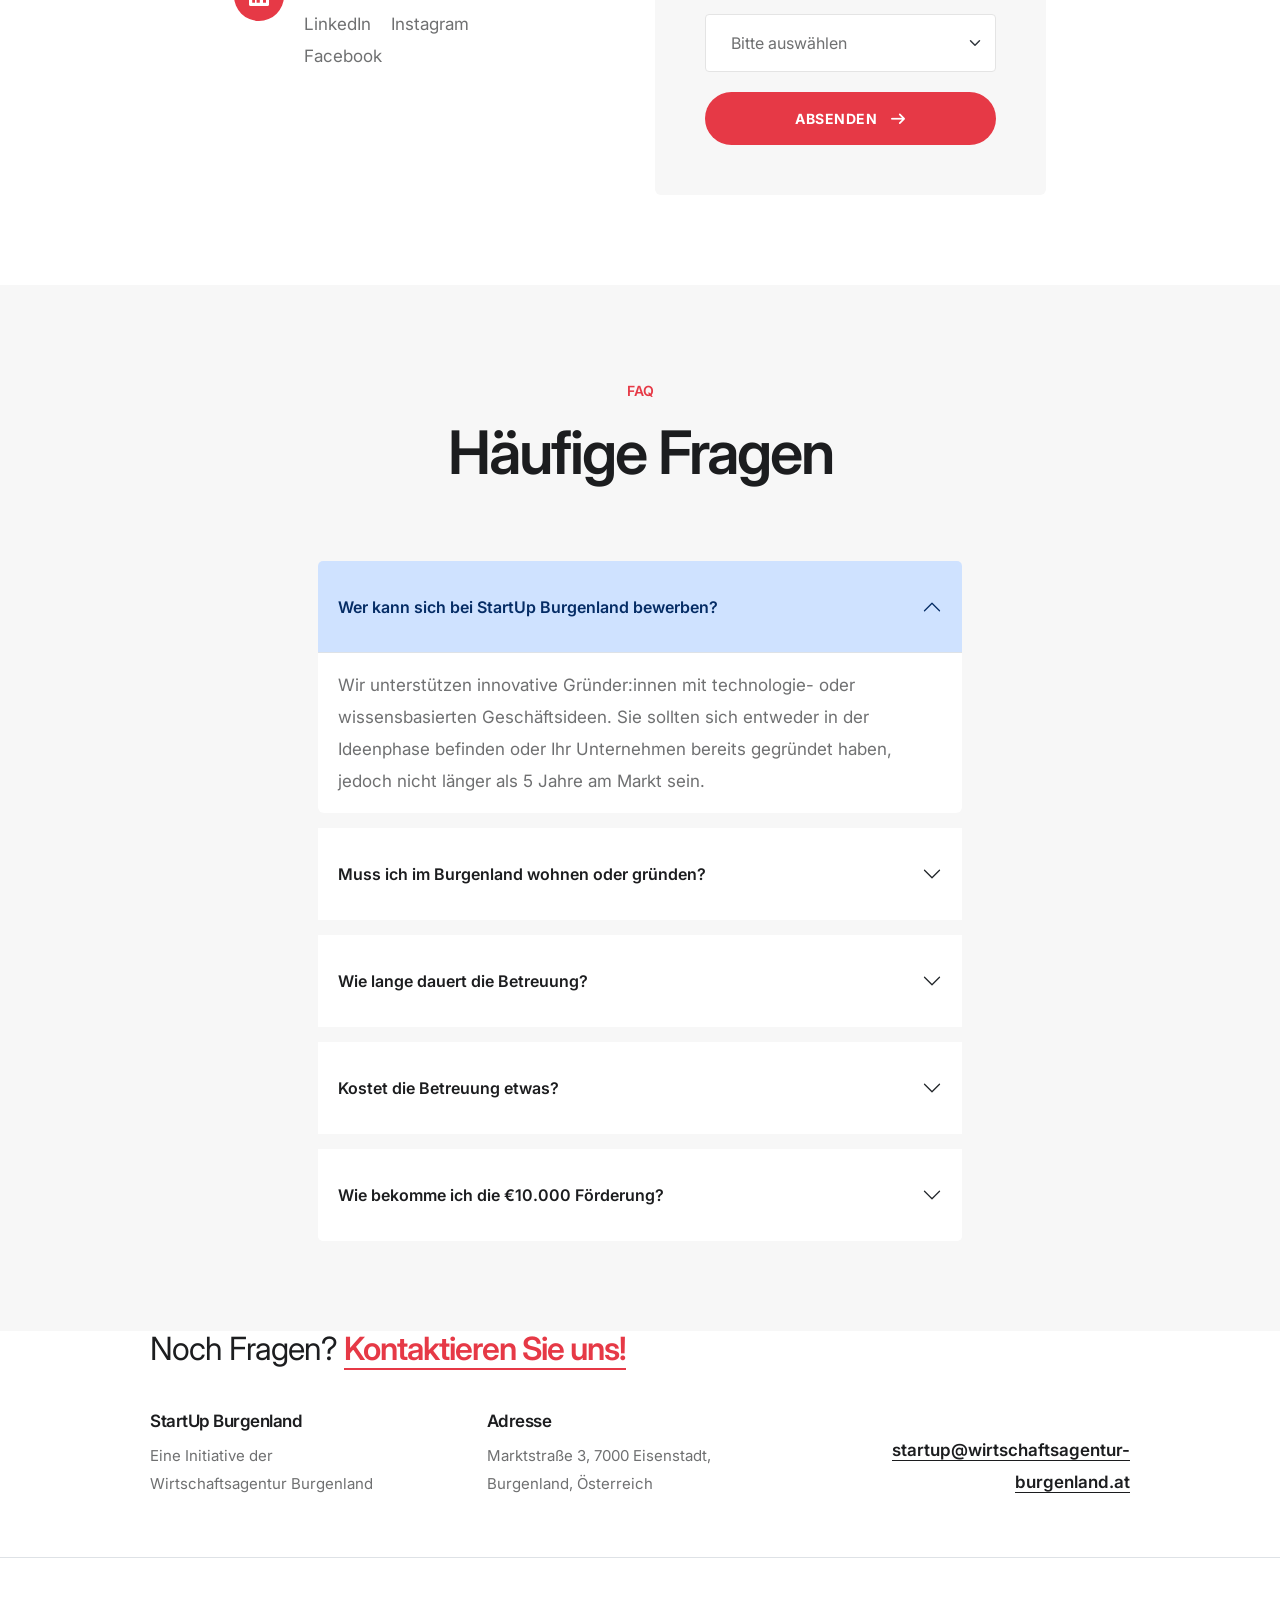
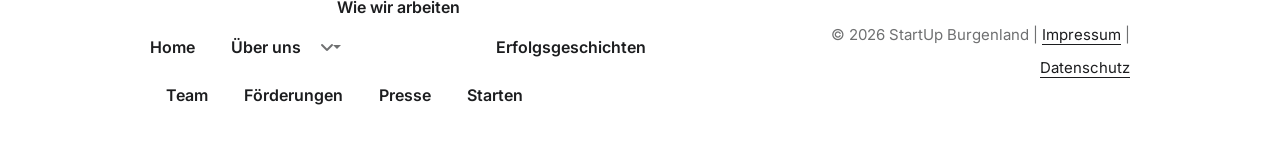
<file: html/starten.html>
<!doctype html>
<html class="no-js" lang="de">
    <head>
        <title>Jetzt starten - StartUp Burgenland</title>
        <meta charset="utf-8">
        <meta http-equiv="X-UA-Compatible" content="IE=edge" />
        <meta name="author" content="StartUp Burgenland">
        <meta name="viewport" content="width=device-width,initial-scale=1.0" />
        <meta name="description" content="Starte jetzt mit StartUp Burgenland - Kontaktiere uns für ein unverbindliches Erstgespräch.">
        <link rel="icon" type="image/png" href="images/favicon.png">
        <link rel="shortcut icon" type="image/png" href="images/favicon.png">
        <link rel="preconnect" href="https://fonts.googleapis.com" crossorigin>
        <link rel="preconnect" href="https://fonts.gstatic.com" crossorigin>
        <link rel="stylesheet" href="css/vendors.min.css"/>
        <link rel="stylesheet" href="css/icon.min.css"/>
        <link rel="stylesheet" href="css/style.css"/>
        <link rel="stylesheet" href="css/responsive.css"/>
        <link rel="stylesheet" href="demos/startup-burgenland/startup-burgenland.css" />
    </head>
    <body data-mobile-nav-style="classic" class="background-position-center-top" style="">
        <!-- start header -->
        <header>
            <nav class="navbar navbar-expand-lg header-light header-transparent bg-transparent disable-fixed">
                <div class="container-fluid">
                    <div class="col-auto col-lg-2 me-lg-0 me-auto">
                        <a class="navbar-brand" href="index.html">
                            <img src="images/startup-burgenland-logo.svg" alt="StartUp Burgenland" class="default-logo">
                            <img src="images/startup-burgenland-logo.svg" alt="StartUp Burgenland" class="alt-logo">
                            <img src="images/startup-burgenland-logo.svg" alt="StartUp Burgenland" class="mobile-logo">
                        </a>
                    </div>
                    <div class="col-auto col-lg-8 menu-order position-static">
                        <button class="navbar-toggler float-start" type="button" data-bs-toggle="collapse" data-bs-target="#navbarNav" aria-controls="navbarNav" aria-label="Toggle navigation">
                            <span class="navbar-toggler-line"></span>
                            <span class="navbar-toggler-line"></span>
                            <span class="navbar-toggler-line"></span>
                            <span class="navbar-toggler-line"></span>
                        </button>
                        <div class="collapse navbar-collapse justify-content-center" id="navbarNav">
                            <ul class="navbar-nav">
                                <li class="nav-item"><a href="index.html" class="nav-link">Home</a></li>
                                <li class="nav-item"><a href="ueber-uns.html" class="nav-link">Über uns</a></li>
                                <li class="nav-item dropdown">
                                    <a href="wie-wir-arbeiten.html" class="nav-link">Wie wir arbeiten</a>
                                    <i class="fa-solid fa-angle-down dropdown-toggle" id="navbarDropdown" role="button" data-bs-toggle="dropdown" aria-expanded="false"></i>
                                    <ul class="dropdown-menu" aria-labelledby="navbarDropdown">
                                        <li><a href="incubator.html" class="dropdown-item">Incubator|Accelerator</a></li>
                                        <li><a href="restartup.html" class="dropdown-item">ReStartUp</a></li>
                                    </ul>
                                </li>
                                <li class="nav-item"><a href="erfolgsgeschichten.html" class="nav-link">Erfolgsgeschichten</a></li>
                                <li class="nav-item"><a href="team.html" class="nav-link">Team</a></li>
                                <li class="nav-item"><a href="foerderungen.html" class="nav-link">Förderungen</a></li>
                                <li class="nav-item"><a href="presse.html" class="nav-link">Presse</a></li>
                            </ul>
                        </div>
                    </div>
                    <div class="col-auto col-lg-2 text-end">
                        <div class="header-icon">
                            <div class="header-button">
                                <a href="starten.html" class="btn btn-rounded btn-sb-red btn-medium btn-switch-text btn-box-shadow text-transform-none">
                                    <span>
                                        <span class="btn-double-text" data-text="Jetzt starten">Jetzt starten</span>
                                        <span><i class="fa-solid fa-arrow-right"></i></span>
                                    </span>
                                </a>
                            </div>
                        </div>
                    </div>
                </div>
            </nav>
        </header>
        <!-- end header -->

        <!-- start page title -->
        <section class="page-title-extra-large cover-background top-space-margin md-top-space-margin bg-gradient-sb">
            <div class="container">
                <div class="row align-items-center justify-content-center extra-small-screen">
                    <div class="col-12 text-center position-relative">
                        <h1 class="text-white fw-600 mb-0 ls-minus-2px">Jetzt starten</h1>
                        <p class="text-white opacity-8 fs-20 mt-20px mb-0">Der erste Schritt zu Ihrem erfolgreichen Startup</p>
                    </div>
                </div>
            </div>
        </section>
        <!-- end page title -->

        <!-- start contact section -->
        <section>
            <div class="container">
                <div class="row justify-content-center">
                    <div class="col-lg-10">
                        <div class="row">
                            <div class="col-lg-5 md-mb-50px">
                                <span class="fs-14 text-uppercase text-sb-red fw-600 mb-15px d-block">Kontakt</span>
                                <h2 class="text-dark-gray fw-600 ls-minus-2px mb-25px">Kontaktieren Sie uns</h2>
                                <p class="mb-30px">Sie haben eine Idee oder befinden sich bereits in der Gründungsphase? Wir freuen uns auf Ihre Kontaktaufnahme. Das Erstgespräch ist unverbindlich und kostenlos.</p>
                                
                                <div class="d-flex align-items-start mb-25px">
                                    <div class="icon-box-sb flex-shrink-0 me-20px" style="width: 50px; height: 50px;">
                                        <i class="bi bi-envelope fs-20"></i>
                                    </div>
                                    <div>
                                        <span class="d-block text-dark-gray fw-600 mb-5px">E-Mail</span>
                                        <a href="mailto:startup@wirtschaftsagentur-burgenland.at" class="text-medium-gray">startup@wirtschaftsagentur-burgenland.at</a>
                                    </div>
                                </div>
                                
                                <div class="d-flex align-items-start mb-25px">
                                    <div class="icon-box-sb flex-shrink-0 me-20px" style="width: 50px; height: 50px;">
                                        <i class="bi bi-geo-alt fs-20"></i>
                                    </div>
                                    <div>
                                        <span class="d-block text-dark-gray fw-600 mb-5px">Adresse</span>
                                        <p class="text-medium-gray mb-0">Marktstraße 3<br>7000 Eisenstadt<br>Burgenland, Österreich</p>
                                    </div>
                                </div>
                                
                                <div class="d-flex align-items-start">
                                    <div class="icon-box-sb flex-shrink-0 me-20px" style="width: 50px; height: 50px;">
                                        <i class="bi bi-linkedin fs-20"></i>
                                    </div>
                                    <div>
                                        <span class="d-block text-dark-gray fw-600 mb-5px">Social Media</span>
                                        <a href="https://www.linkedin.com/company/startup-burgenland" target="_blank" class="text-medium-gray me-15px">LinkedIn</a>
                                        <a href="https://www.instagram.com/startupburgenland" target="_blank" class="text-medium-gray me-15px">Instagram</a>
                                        <a href="https://www.facebook.com/startupburgenland" target="_blank" class="text-medium-gray">Facebook</a>
                                    </div>
                                </div>
                            </div>
                            <div class="col-lg-6 offset-lg-1">
                                <div class="bg-very-light-gray border-radius-6px p-50px">
                                    <h4 class="text-dark-gray fw-600 mb-25px">Erstgespräch vereinbaren</h4>
                                    <form action="#" method="post">
                                        <div class="mb-20px">
                                            <label class="form-label text-dark-gray fw-500">Name *</label>
                                            <input type="text" class="form-control border-radius-4px" placeholder="Ihr Name" required>
                                        </div>
                                        <div class="mb-20px">
                                            <label class="form-label text-dark-gray fw-500">E-Mail *</label>
                                            <input type="email" class="form-control border-radius-4px" placeholder="ihre@email.at" required>
                                        </div>
                                        <div class="mb-20px">
                                            <label class="form-label text-dark-gray fw-500">Telefon</label>
                                            <input type="tel" class="form-control border-radius-4px" placeholder="+43 ...">
                                        </div>
                                        <div class="mb-20px">
                                            <label class="form-label text-dark-gray fw-500">Beschreiben Sie Ihre Idee *</label>
                                            <textarea class="form-control border-radius-4px" rows="4" placeholder="Was ist Ihre Startup-Idee? In welcher Phase befinden Sie sich?" required></textarea>
                                        </div>
                                        <div class="mb-20px">
                                            <label class="form-label text-dark-gray fw-500">Wie hast du von uns erfahren?</label>
                                            <select class="form-select border-radius-4px">
                                                <option value="">Bitte auswählen</option>
                                                <option value="search">Google / Suche</option>
                                                <option value="social">Social Media</option>
                                                <option value="event">Event / Veranstaltung</option>
                                                <option value="referral">Empfehlung</option>
                                                <option value="press">Presse / Medien</option>
                                                <option value="other">Sonstiges</option>
                                            </select>
                                        </div>
                                        <button type="submit" class="btn btn-large btn-sb-red btn-rounded fw-700 w-100">Absenden <i class="fa-solid fa-arrow-right ms-10px"></i></button>
                                    </form>
                                </div>
                            </div>
                        </div>
                    </div>
                </div>
            </div>
        </section>
        <!-- end contact section -->

        <!-- start FAQ section -->
        <section class="bg-very-light-gray">
            <div class="container">
                <div class="row justify-content-center mb-5">
                    <div class="col-lg-7 text-center">
                        <span class="fs-14 text-uppercase text-sb-red fw-600 mb-15px d-block">FAQ</span>
                        <h2 class="text-dark-gray fw-600 ls-minus-2px">Häufige Fragen</h2>
                    </div>
                </div>
                <div class="row justify-content-center">
                    <div class="col-lg-8">
                        <div class="accordion" id="faqAccordion">
                            <div class="accordion-item mb-15px border-0 border-radius-6px">
                                <h2 class="accordion-header">
                                    <button class="accordion-button fw-600 text-dark-gray" type="button" data-bs-toggle="collapse" data-bs-target="#faq1">
                                        Wer kann sich bei StartUp Burgenland bewerben?
                                    </button>
                                </h2>
                                <div id="faq1" class="accordion-collapse collapse show" data-bs-parent="#faqAccordion">
                                    <div class="accordion-body">
                                        Wir unterstützen innovative Gründer:innen mit technologie- oder wissensbasierten Geschäftsideen. Sie sollten sich entweder in der Ideenphase befinden oder Ihr Unternehmen bereits gegründet haben, jedoch nicht länger als 5 Jahre am Markt sein.
                                    </div>
                                </div>
                            </div>
                            <div class="accordion-item mb-15px border-0 border-radius-6px">
                                <h2 class="accordion-header">
                                    <button class="accordion-button collapsed fw-600 text-dark-gray" type="button" data-bs-toggle="collapse" data-bs-target="#faq2">
                                        Muss ich im Burgenland wohnen oder gründen?
                                    </button>
                                </h2>
                                <div id="faq2" class="accordion-collapse collapse" data-bs-parent="#faqAccordion">
                                    <div class="accordion-body">
                                        Sie müssen nicht im Burgenland wohnen, jedoch sollte Ihr Startup einen Bezug zum Burgenland haben – sei es durch Gründung, Standort oder Tätigkeit in der Region.
                                    </div>
                                </div>
                            </div>
                            <div class="accordion-item mb-15px border-0 border-radius-6px">
                                <h2 class="accordion-header">
                                    <button class="accordion-button collapsed fw-600 text-dark-gray" type="button" data-bs-toggle="collapse" data-bs-target="#faq3">
                                        Wie lange dauert die Betreuung?
                                    </button>
                                </h2>
                                <div id="faq3" class="accordion-collapse collapse" data-bs-parent="#faqAccordion">
                                    <div class="accordion-body">
                                        Die Dauer der Betreuung ist individuell und richtet sich nach Ihren Bedürfnissen. Typischerweise begleiten wir Startups über mehrere Monate bis Jahre.
                                    </div>
                                </div>
                            </div>
                            <div class="accordion-item mb-15px border-0 border-radius-6px">
                                <h2 class="accordion-header">
                                    <button class="accordion-button collapsed fw-600 text-dark-gray" type="button" data-bs-toggle="collapse" data-bs-target="#faq4">
                                        Kostet die Betreuung etwas?
                                    </button>
                                </h2>
                                <div id="faq4" class="accordion-collapse collapse" data-bs-parent="#faqAccordion">
                                    <div class="accordion-body">
                                        Nein, unser Coaching und unsere Betreuung sind für aufgenommene Startups kostenlos. Wir sind eine öffentlich geförderte Initiative.
                                    </div>
                                </div>
                            </div>
                            <div class="accordion-item border-0 border-radius-6px">
                                <h2 class="accordion-header">
                                    <button class="accordion-button collapsed fw-600 text-dark-gray" type="button" data-bs-toggle="collapse" data-bs-target="#faq5">
                                        Wie bekomme ich die €10.000 Förderung?
                                    </button>
                                </h2>
                                <div id="faq5" class="accordion-collapse collapse" data-bs-parent="#faqAccordion">
                                    <div class="accordion-body">
                                        Die Startförderung von €10.000 wird an aufgenommene Startups vergeben, die bestimmte Kriterien erfüllen. Die Details besprechen wir im Erstgespräch.
                                    </div>
                                </div>
                            </div>
                        </div>
                    </div>
                </div>
            </div>
        </section>
        <!-- end FAQ section -->

        <!-- start footer -->
        <footer class="p-0">
            <div class="container">
                <div class="row align-items-center mb-4 sm-mb-6">
                    <div class="col-md-10 col-sm-8 text-center text-sm-start xs-mb-25px">
                        <h5 class="mb-0 text-dark-gray fw-400 ls-minus-1px">Noch Fragen? <a href="mailto:startup@wirtschaftsagentur-burgenland.at" class="text-decoration-line-bottom-medium fw-600 text-sb-red text-sb-red-hover">Kontaktieren Sie uns!</a></h5>
                    </div>
                    <div class="col-md-2 col-sm-4 text-center text-sm-end">
                        <a href="index.html" class="footer-logo d-inline-block">
                            <img src="images/startup-burgenland-logo.svg" alt="StartUp Burgenland">
                        </a>
                    </div>
                </div>
                <div class="row align-items-end mb-6 sm-mb-40px">
                    <div class="col-lg-4 col-sm-6 text-center text-sm-start xs-mb-25px last-paragraph-no-margin">
                        <span class="d-block text-dark-gray ls-minus-05px mb-5px fw-600">StartUp Burgenland</span>
                        <p class="w-80 lg-w-100 text-medium-gray fs-15 lh-28">Eine Initiative der Wirtschaftsagentur Burgenland</p>
                    </div>
                    <div class="col-lg-4 col-sm-6 text-center text-sm-start xs-mb-25px last-paragraph-no-margin">
                        <span class="d-block text-dark-gray ls-minus-05px mb-5px fw-600">Adresse</span>
                        <p class="w-80 lg-w-100 text-medium-gray fs-15 lh-28">Marktstraße 3, 7000 Eisenstadt, Burgenland, Österreich</p>
                    </div>
                    <div class="col-md-4 col-sm-12 last-paragraph-no-margin ms-auto text-center text-sm-end">
                        <a href="mailto:startup@wirtschaftsagentur-burgenland.at" class="text-dark-gray text-dark-gray-hover fw-600 text-decoration-line-bottom">startup@wirtschaftsagentur-burgenland.at</a>
                    </div>
                </div>
            </div>
            <div class="footer-bottom pt-25px pb-25px border-top border-color-charcoal-grey">
                <div class="container">
                    <div class="row align-items-center">
                        <div class="col-lg-7 text-center text-lg-start md-mb-10px">
                            <ul class="footer-navbar fw-600 fs-16">
                                <li class="nav-item"><a href="index.html" class="nav-link">Home</a></li>
                                <li class="nav-item"><a href="ueber-uns.html" class="nav-link">Über uns</a></li>
                                <li class="nav-item dropdown">
                                    <a href="wie-wir-arbeiten.html" class="nav-link">Wie wir arbeiten</a>
                                    <i class="fa-solid fa-angle-down dropdown-toggle" id="navbarDropdown" role="button" data-bs-toggle="dropdown" aria-expanded="false"></i>
                                    <ul class="dropdown-menu" aria-labelledby="navbarDropdown">
                                        <li><a href="incubator.html" class="dropdown-item">Incubator|Accelerator</a></li>
                                        <li><a href="restartup.html" class="dropdown-item">ReStartUp</a></li>
                                    </ul>
                                </li>
                                <li class="nav-item"><a href="erfolgsgeschichten.html" class="nav-link">Erfolgsgeschichten</a></li>
                                <li class="nav-item"><a href="team.html" class="nav-link">Team</a></li>
                                <li class="nav-item"><a href="foerderungen.html" class="nav-link">Förderungen</a></li>
                                <li class="nav-item"><a href="presse.html" class="nav-link">Presse</a></li>
                                <li class="nav-item active"><a href="starten.html" class="nav-link">Starten</a></li>
                            </ul>
                        </div>
                        <div class="col-lg-5 text-center text-lg-end">
                            <span class="fs-15">© 2026 StartUp Burgenland | <a href="impressum.html" class="text-decoration-line-bottom text-dark-gray text-dark-gray-hover">Impressum</a> | <a href="datenschutz.html" class="text-decoration-line-bottom text-dark-gray text-dark-gray-hover">Datenschutz</a></span>
                        </div>
                    </div>
                </div>
            </div>
        </footer>
        <!-- end footer -->


        <script type="text/javascript" src="js/jquery.js"></script>
        <script type="text/javascript" src="js/vendors.min.js"></script>
        <script type="text/javascript" src="js/main.js"></script>
        <script>document.querySelectorAll(".scroll-progress").forEach(function(el){el.remove();});</script>
    </body>
</html>
</file>
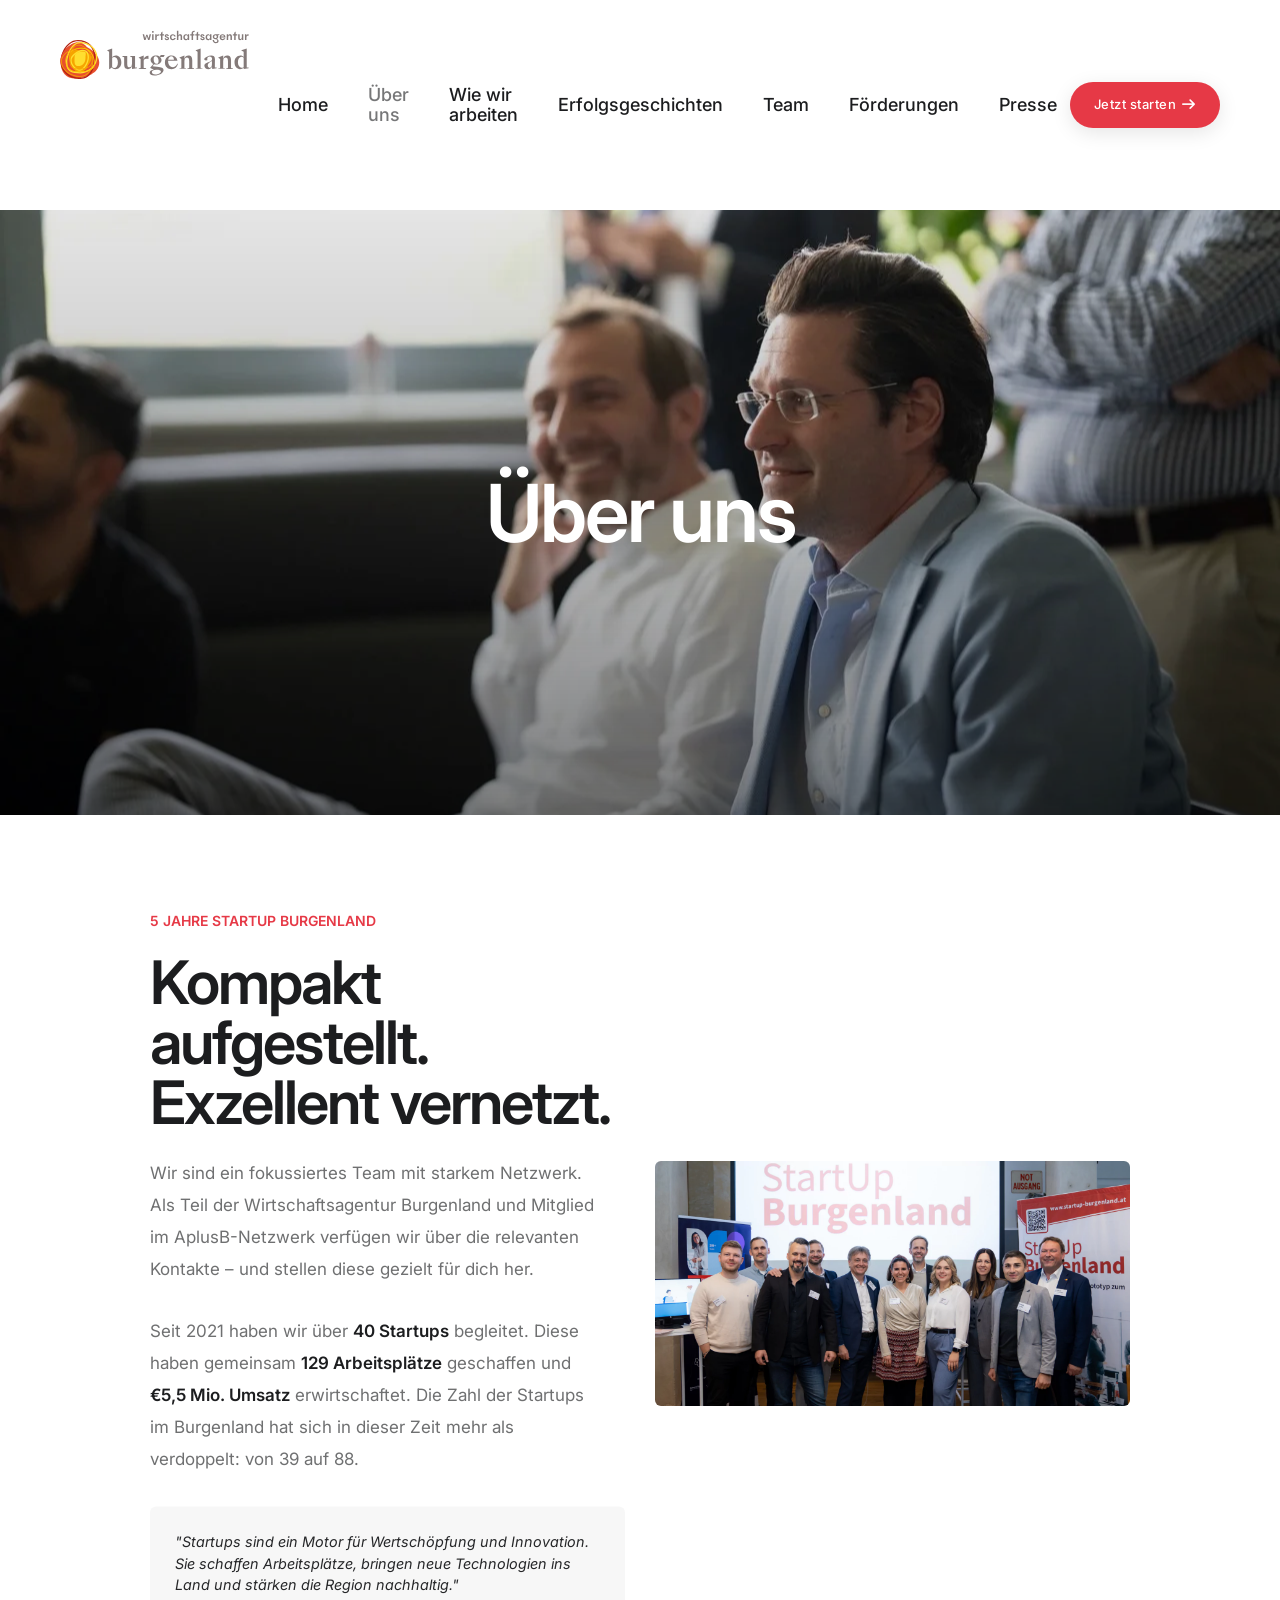
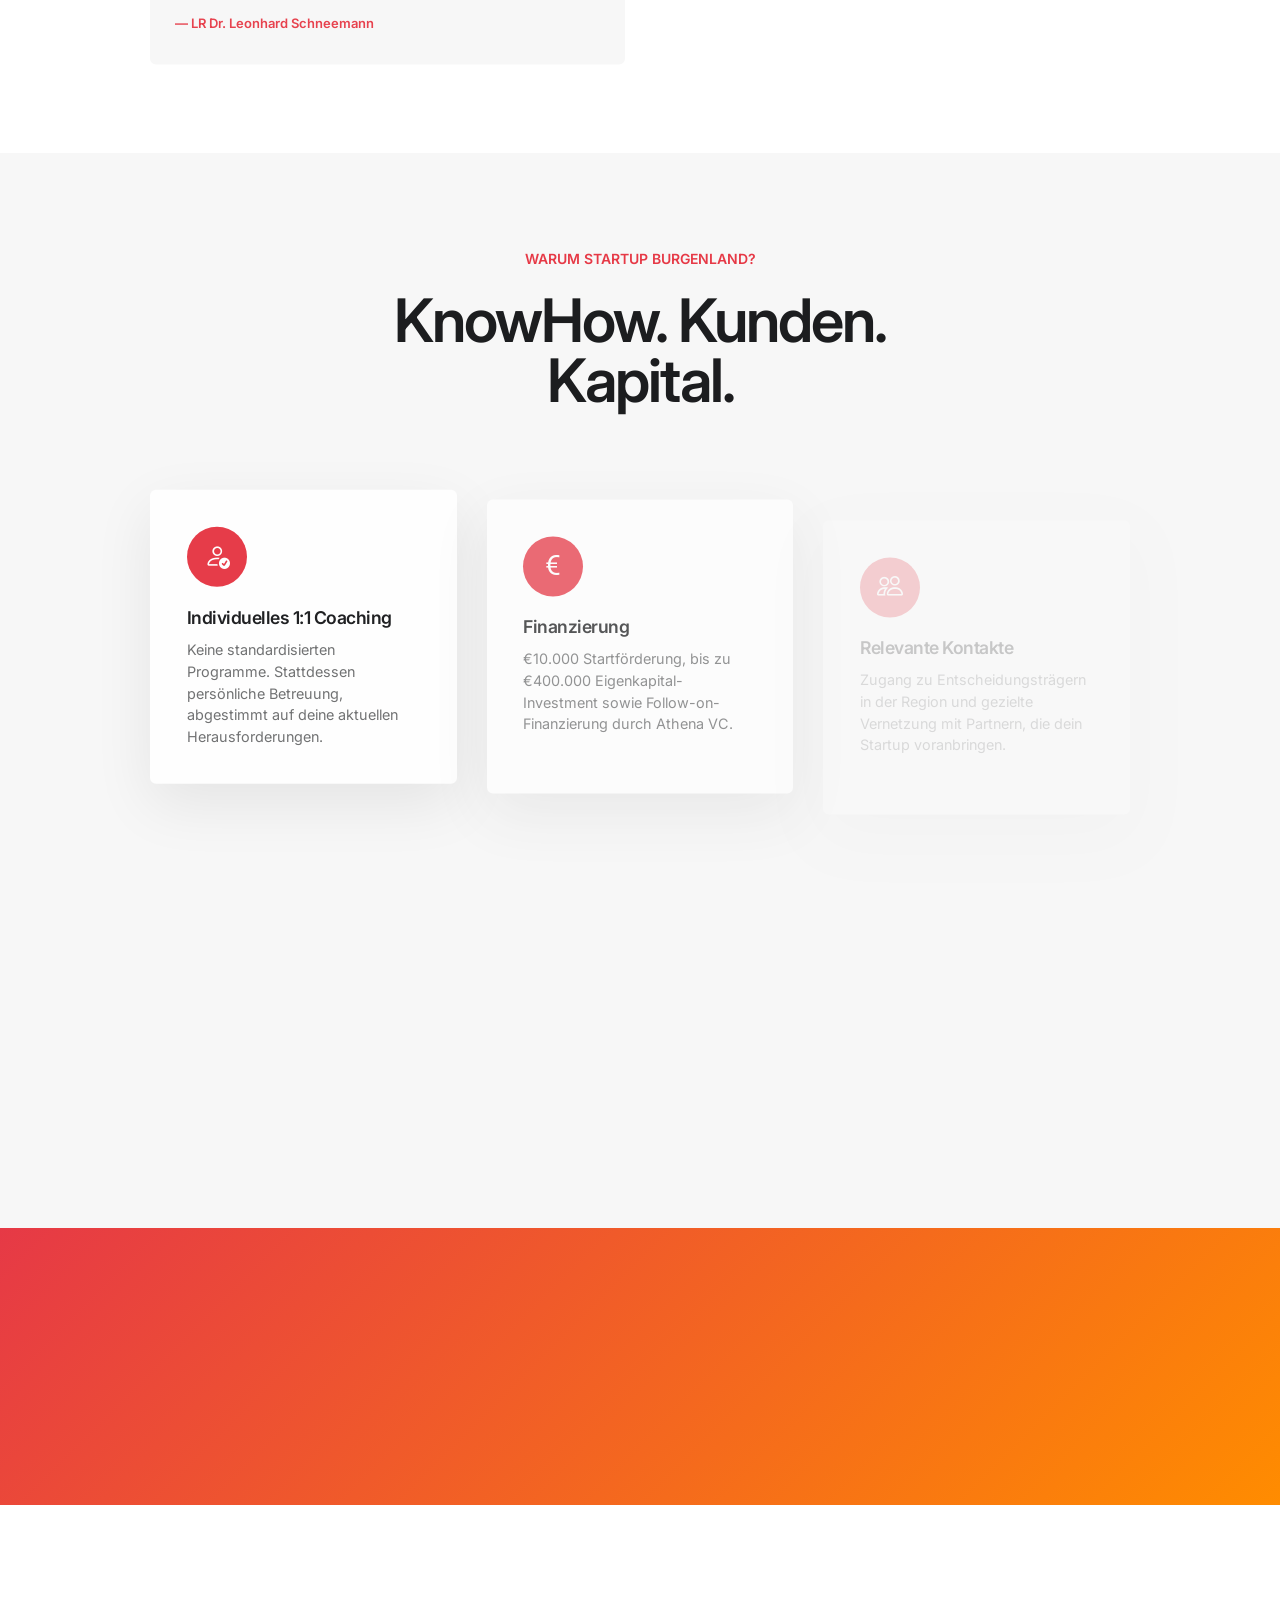
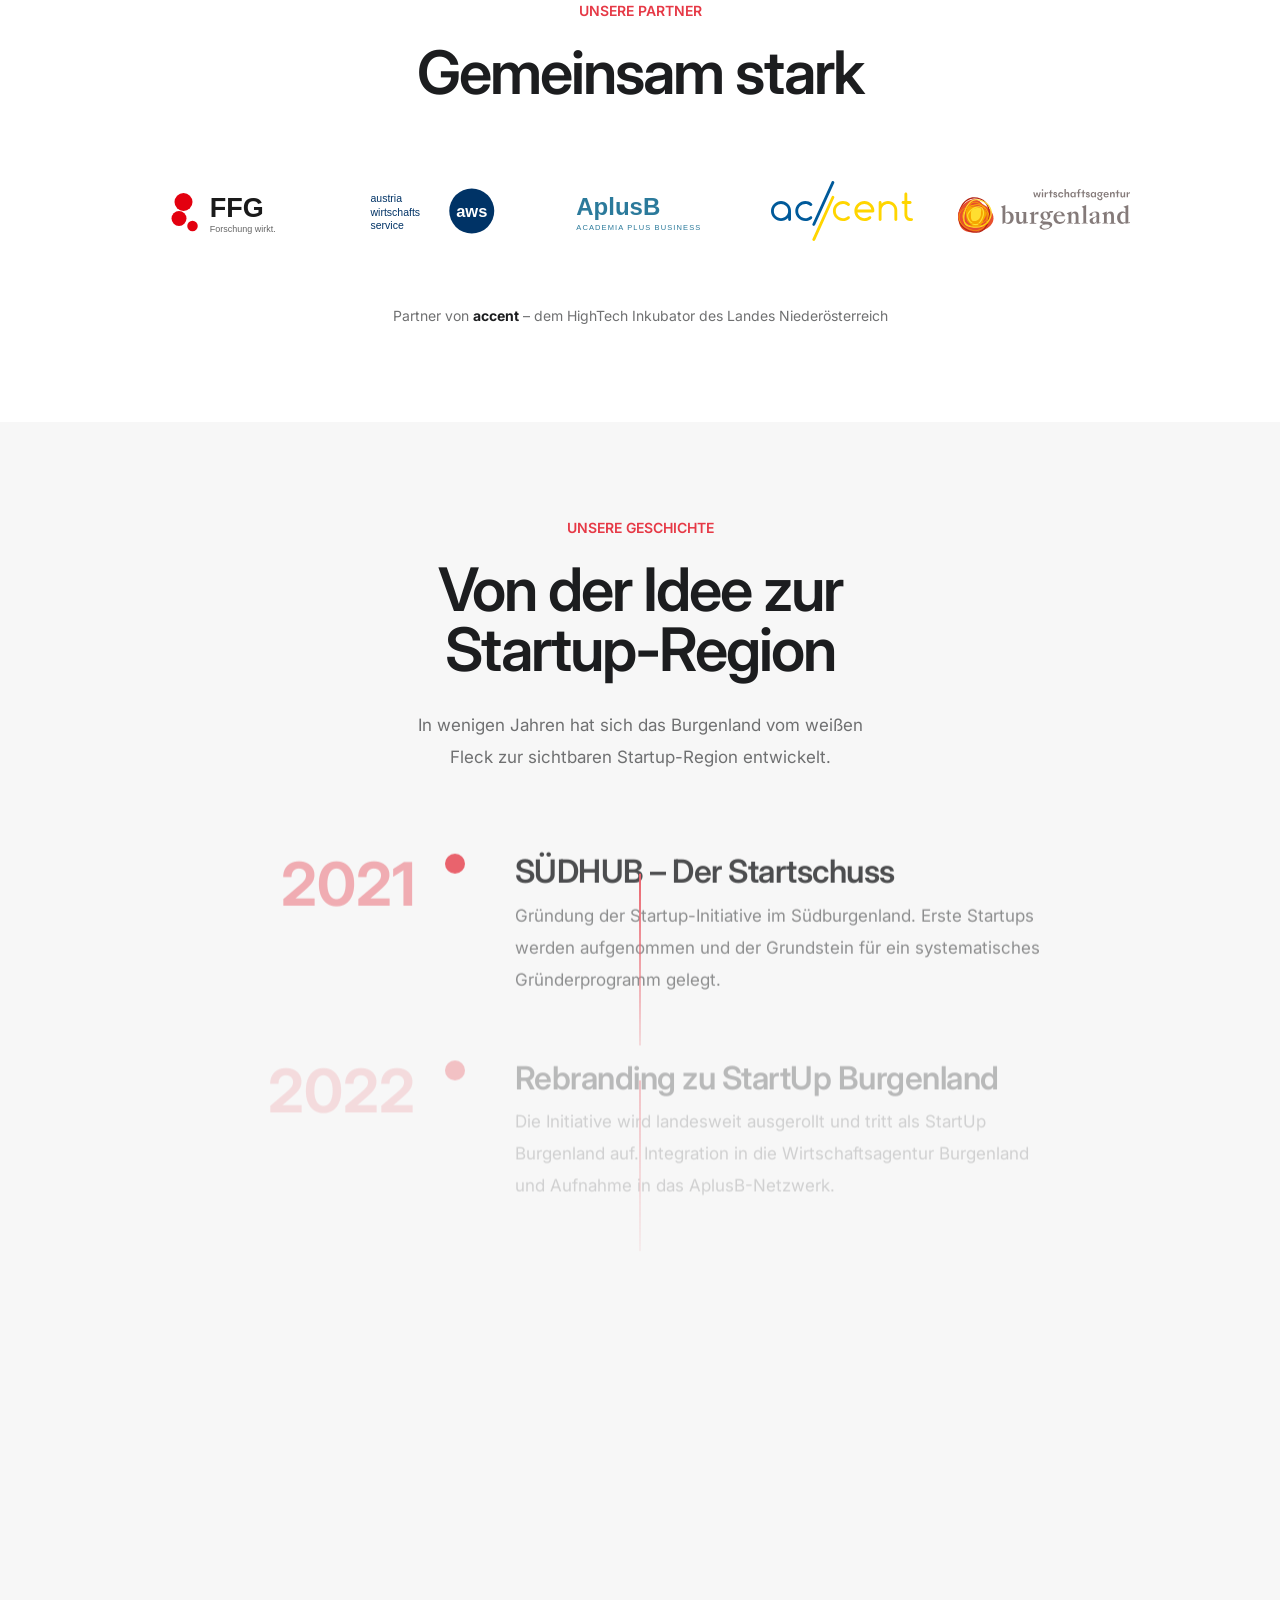
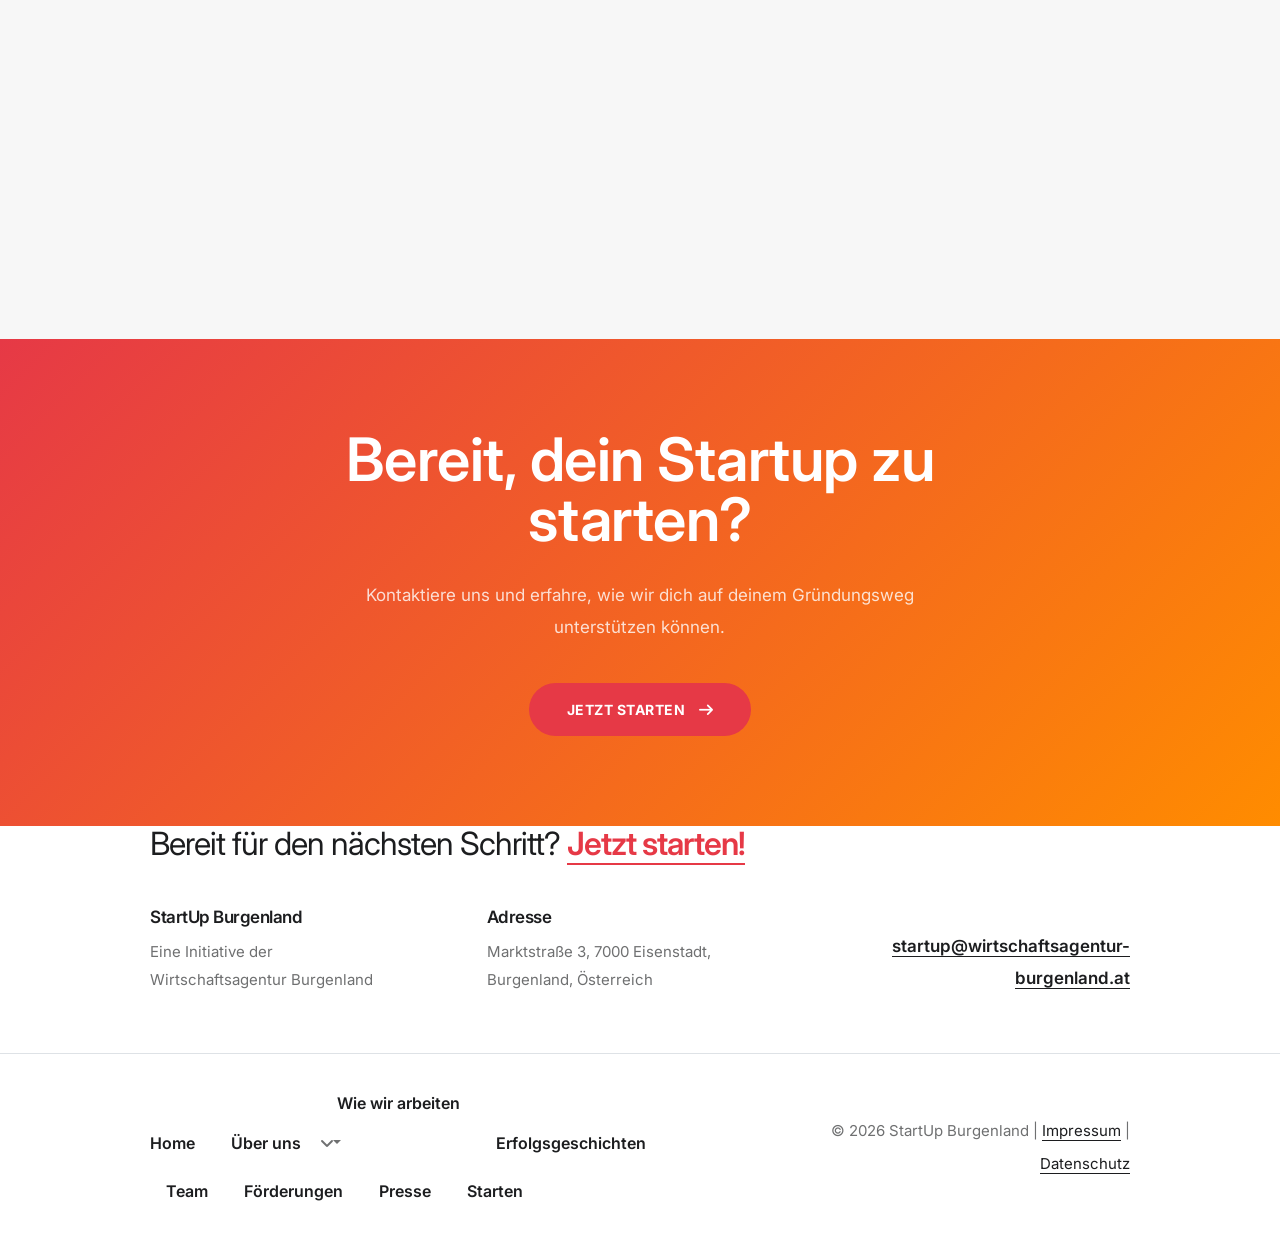
<file: html/ueber-uns.html>
<!doctype html>
<html class="no-js" lang="de">
    <head>
        <title>Über uns - StartUp Burgenland</title>
        <meta charset="utf-8">
        <meta http-equiv="X-UA-Compatible" content="IE=edge" />
        <meta name="author" content="StartUp Burgenland">
        <meta name="viewport" content="width=device-width,initial-scale=1.0" />
        <meta name="description" content="Erfahre mehr über StartUp Burgenland - Die Startup-Initiative des Burgenlandes mit 100% individuellem 1:1 Coaching.">
        <link rel="icon" type="image/png" href="images/favicon.png">
        <link rel="shortcut icon" type="image/png" href="images/favicon.png">
        <link rel="preconnect" href="https://fonts.googleapis.com" crossorigin>
        <link rel="preconnect" href="https://fonts.gstatic.com" crossorigin>
        <link rel="stylesheet" href="css/vendors.min.css"/>
        <link rel="stylesheet" href="css/icon.min.css"/>
        <link rel="stylesheet" href="css/style.css"/>
        <link rel="stylesheet" href="css/responsive.css"/>
        <link rel="stylesheet" href="demos/startup-burgenland/startup-burgenland.css" />
    </head>
    <body data-mobile-nav-style="classic" class="background-position-center-top" style="">
        <!-- start header -->
        <header>
            <nav class="navbar navbar-expand-lg header-light header-transparent bg-transparent disable-fixed">
                <div class="container-fluid">
                    <div class="col-auto col-lg-2 me-lg-0 me-auto">
                        <a class="navbar-brand" href="index.html">
                            <img src="images/startup-burgenland-logo.svg" alt="StartUp Burgenland" class="default-logo">
                            <img src="images/startup-burgenland-logo.svg" alt="StartUp Burgenland" class="alt-logo">
                            <img src="images/startup-burgenland-logo.svg" alt="StartUp Burgenland" class="mobile-logo">
                        </a>
                    </div>
                    <div class="col-auto col-lg-8 menu-order position-static">
                        <button class="navbar-toggler float-start" type="button" data-bs-toggle="collapse" data-bs-target="#navbarNav" aria-controls="navbarNav" aria-label="Toggle navigation">
                            <span class="navbar-toggler-line"></span>
                            <span class="navbar-toggler-line"></span>
                            <span class="navbar-toggler-line"></span>
                            <span class="navbar-toggler-line"></span>
                        </button>
                        <div class="collapse navbar-collapse justify-content-center" id="navbarNav">
                            <ul class="navbar-nav">
                                <li class="nav-item"><a href="index.html" class="nav-link">Home</a></li>
                                <li class="nav-item"><a href="ueber-uns.html" class="nav-link">Über uns</a></li>
                                <li class="nav-item dropdown">
                                    <a href="wie-wir-arbeiten.html" class="nav-link">Wie wir arbeiten</a>
                                    <i class="fa-solid fa-angle-down dropdown-toggle" id="navbarDropdown" role="button" data-bs-toggle="dropdown" aria-expanded="false"></i>
                                    <ul class="dropdown-menu" aria-labelledby="navbarDropdown">
                                        <li><a href="incubator.html" class="dropdown-item">Incubator|Accelerator</a></li>
                                        <li><a href="restartup.html" class="dropdown-item">ReStartUp</a></li>
                                    </ul>
                                </li>
                                <li class="nav-item"><a href="erfolgsgeschichten.html" class="nav-link">Erfolgsgeschichten</a></li>
                                <li class="nav-item"><a href="team.html" class="nav-link">Team</a></li>
                                <li class="nav-item"><a href="foerderungen.html" class="nav-link">Förderungen</a></li>
                                <li class="nav-item"><a href="presse.html" class="nav-link">Presse</a></li>
                            </ul>
                        </div>
                    </div>
                    <div class="col-auto col-lg-2 text-end">
                        <div class="header-icon">
                            <div class="header-button">
                                <a href="starten.html" class="btn btn-rounded btn-sb-red btn-medium btn-switch-text btn-box-shadow text-transform-none">
                                    <span>
                                        <span class="btn-double-text" data-text="Jetzt starten">Jetzt starten</span>
                                        <span><i class="fa-solid fa-arrow-right"></i></span>
                                    </span>
                                </a>
                            </div>
                        </div>
                    </div>
                </div>
            </nav>
        </header>
        <!-- end header -->

        <!-- start page title -->
        <section class="page-title-extra-large cover-background top-space-margin md-top-space-margin" style="background-image: url('images/hero-ueber-uns.webp')">
            <div class="container">
                <div class="row align-items-center justify-content-center extra-small-screen">
                    <div class="col-12 text-center position-relative">
                        <h1 class="text-white fw-600 mb-0 ls-minus-2px" data-anime='{ "el": "lines", "translateY": [30, 0], "opacity": [0,1], "duration": 600, "delay": 0, "staggervalue": 300, "easing": "easeOutQuad" }'>Über uns</h1>
                    </div>
                </div>
            </div>
        </section>
        <!-- end page title -->

        <!-- start intro section -->
        <section>
            <div class="container">
                <div class="row align-items-center">
                    <div class="col-lg-6 md-mb-50px" data-anime='{ "el": "childs", "translateY": [30, 0], "opacity": [0,1], "duration": 800, "delay": 200, "staggervalue": 300, "easing": "easeOutQuad" }'>
                        <span class="fs-14 text-uppercase text-sb-red fw-600 mb-15px d-block">5 Jahre StartUp Burgenland</span>
                        <h2 class="text-dark-gray fw-600 ls-minus-2px mb-25px">Kompakt aufgestellt. Exzellent vernetzt.</h2>
                        <p class="w-95 lg-w-100 mb-30px">Wir sind ein fokussiertes Team mit starkem Netzwerk. Als Teil der Wirtschaftsagentur Burgenland und Mitglied im AplusB-Netzwerk verfügen wir über die relevanten Kontakte – und stellen diese gezielt für dich her.</p>
                        <p class="w-95 lg-w-100 mb-30px">Seit 2021 haben wir über <span class="fw-600 text-dark-gray">40 Startups</span> begleitet. Diese haben gemeinsam <span class="fw-600 text-dark-gray">129 Arbeitsplätze</span> geschaffen und <span class="fw-600 text-dark-gray">€5,5 Mio. Umsatz</span> erwirtschaftet. Die Zahl der Startups im Burgenland hat sich in dieser Zeit mehr als verdoppelt: von 39 auf 88.</p>
                        <div class="bg-very-light-gray border-radius-6px p-25px mt-20px">
                            <p class="fs-16 fst-italic text-dark-gray mb-10px">"Startups sind ein Motor für Wertschöpfung und Innovation. Sie schaffen Arbeitsplätze, bringen neue Technologien ins Land und stärken die Region nachhaltig."</p>
                            <span class="text-sb-red fw-600 fs-13">— LR Dr. Leonhard Schneemann</span>
                        </div>
                    </div>
                    <div class="col-lg-6">
                        <img src="images/startup-burgenland-team.webp" class="border-radius-6px" alt="StartUp Burgenland Team"/>
                    </div>
                </div>
            </div>
        </section>
        <!-- end intro section -->

        <!-- start why us section -->
        <section class="bg-very-light-gray">
            <div class="container">
                <div class="row justify-content-center mb-5">
                    <div class="col-lg-7 text-center">
                        <span class="fs-14 text-uppercase text-sb-red fw-600 mb-15px d-block">Warum StartUp Burgenland?</span>
                        <h2 class="text-dark-gray fw-600 ls-minus-2px">KnowHow. Kunden. Kapital.</h2>
                    </div>
                </div>
                <div class="row row-cols-1 row-cols-lg-3 row-cols-md-2 justify-content-center" data-anime='{ "el": "childs", "translateY": [40, 0], "opacity": [0,1], "duration": 800, "delay": 200, "staggervalue": 300, "easing": "easeOutQuad" }'>
                    <div class="col mb-30px">
                        <div class="bg-white border-radius-6px p-12 h-100 box-shadow-quadruple-large">
                            <div class="icon-box-sb mb-20px">
                                <i class="bi bi-person-check fs-26"></i>
                            </div>
                            <h5 class="text-dark-gray fw-600 mb-10px">Individuelles 1:1 Coaching</h5>
                            <p class="mb-0">Keine standardisierten Programme. Stattdessen persönliche Betreuung, abgestimmt auf deine aktuellen Herausforderungen.</p>
                        </div>
                    </div>
                    <div class="col mb-30px">
                        <div class="bg-white border-radius-6px p-12 h-100 box-shadow-quadruple-large">
                            <div class="icon-box-sb mb-20px">
                                <i class="bi bi-currency-euro fs-26"></i>
                            </div>
                            <h5 class="text-dark-gray fw-600 mb-10px">Finanzierung</h5>
                            <p class="mb-0">€10.000 Startförderung, bis zu €400.000 Eigenkapital-Investment sowie Follow-on-Finanzierung durch Athena VC.</p>
                        </div>
                    </div>
                    <div class="col mb-30px">
                        <div class="bg-white border-radius-6px p-12 h-100 box-shadow-quadruple-large">
                            <div class="icon-box-sb mb-20px">
                                <i class="bi bi-people fs-26"></i>
                            </div>
                            <h5 class="text-dark-gray fw-600 mb-10px">Relevante Kontakte</h5>
                            <p class="mb-0">Zugang zu Entscheidungsträgern in der Region und gezielte Vernetzung mit Partnern, die dein Startup voranbringen.</p>
                        </div>
                    </div>
                    <div class="col mb-30px">
                        <div class="bg-white border-radius-6px p-12 h-100 box-shadow-quadruple-large">
                            <div class="icon-box-sb mb-20px">
                                <i class="bi bi-award fs-26"></i>
                            </div>
                            <h5 class="text-dark-gray fw-600 mb-10px">AplusB-Netzwerk</h5>
                            <p class="mb-0">Über das AplusB-Netzwerk erhältst du Zugang zu führenden Startup-Experten in Österreich. National vernetzt, regional verankert.</p>
                        </div>
                    </div>
                    <div class="col mb-30px">
                        <div class="bg-white border-radius-6px p-12 h-100 box-shadow-quadruple-large">
                            <div class="icon-box-sb mb-20px">
                                <i class="bi bi-graph-up-arrow fs-26"></i>
                            </div>
                            <h5 class="text-dark-gray fw-600 mb-10px">Idealer Testmarkt</h5>
                            <p class="mb-0">Validiere deinen POC regional, skaliere nach Österreich und expandiere nach Europa.</p>
                        </div>
                    </div>
                    <div class="col mb-30px">
                        <div class="bg-white border-radius-6px p-12 h-100 box-shadow-quadruple-large">
                            <div class="icon-box-sb mb-20px">
                                <i class="bi bi-geo-alt fs-26"></i>
                            </div>
                            <h5 class="text-dark-gray fw-600 mb-10px">Regionale Expertise</h5>
                            <p class="mb-0">Wir kennen das Land und seine Stärken. Diese lokale Expertise setzen wir gezielt für dein Startup ein.</p>
                        </div>
                    </div>
                </div>
            </div>
        </section>
        <!-- end why us section -->

        <!-- start stats section -->
        <section class="bg-gradient-sb">
            <div class="container">
                <div class="row row-cols-2 row-cols-lg-4 row-cols-md-2 justify-content-center text-center" data-anime='{ "el": "childs", "translateY": [30, 0], "opacity": [0,1], "duration": 800, "delay": 200, "staggervalue": 200, "easing": "easeOutQuad" }'>
                    <div class="col md-mb-40px">
                        <div class="fs-60 text-white fw-700 mb-5px counter" data-speed="2000" data-to="40">40</div>
                        <span class="text-white fs-16 text-uppercase fw-500 opacity-8">+ Startups betreut</span>
                    </div>
                    <div class="col md-mb-40px">
                        <div class="fs-60 text-white fw-700 mb-5px counter" data-speed="2000" data-to="129">129</div>
                        <span class="text-white fs-16 text-uppercase fw-500 opacity-8">Jobs geschaffen</span>
                    </div>
                    <div class="col sm-mb-40px">
                        <div class="fs-60 text-white fw-700 mb-5px">€10,7M</div>
                        <span class="text-white fs-16 text-uppercase fw-500 opacity-8">Kapitalisierung</span>
                    </div>
                    <div class="col">
                        <div class="fs-60 text-white fw-700 mb-5px">€5,5M</div>
                        <span class="text-white fs-16 text-uppercase fw-500 opacity-8">Umsatz</span>
                    </div>
                </div>
            </div>
        </section>
        <!-- end stats section -->

        <!-- start partners section -->
        <section>
            <div class="container">
                <div class="row justify-content-center mb-5">
                    <div class="col-lg-7 text-center">
                        <span class="fs-14 text-uppercase text-sb-red fw-600 mb-15px d-block">Unsere Partner</span>
                        <h2 class="text-dark-gray fw-600 ls-minus-2px">Gemeinsam stark</h2>
                    </div>
                </div>
                <div class="row row-cols-2 row-cols-lg-5 row-cols-md-3 justify-content-center align-items-center">
                    <div class="col text-center mb-40px">
                        <a href="https://www.ffg.at" target="_blank"><img src="images/partner-ffg-dark.svg" class="h-60px" alt="FFG - Forschung wirkt"/></a>
                    </div>
                    <div class="col text-center mb-40px">
                        <a href="https://www.aws.at" target="_blank"><img src="images/partner-aws-dark.svg" class="h-60px" alt="Austria Wirtschafts Service"/></a>
                    </div>
                    <div class="col text-center mb-40px">
                        <a href="https://www.aplusb.biz" target="_blank"><img src="images/partner-aplusb-dark.svg" class="h-60px" alt="AplusB - Academia Plus Business"/></a>
                    </div>
                    <div class="col text-center mb-40px">
                        <a href="https://www.accent.at" target="_blank"><img src="images/partner-accent.svg" class="h-60px" alt="accent - HighTech Inkubator Niederösterreich"/></a>
                    </div>
                    <div class="col text-center mb-40px">
                        <a href="https://www.wirtschaftsagentur-burgenland.at" target="_blank"><img src="images/startup-burgenland-logo.svg" class="h-50px" alt="Wirtschaftsagentur Burgenland"/></a>
                    </div>
                </div>
                <div class="row mt-2">
                    <div class="col-12 text-center">
                        <p class="text-medium-gray fs-14 mb-0">Partner von <strong class="text-dark-gray">accent</strong> – dem HighTech Inkubator des Landes Niederösterreich</p>
                    </div>
                </div>
            </div>
        </section>
        <!-- end partners section -->

        <!-- start timeline section -->
        <section class="bg-very-light-gray">
            <div class="container">
                <div class="row justify-content-center mb-5">
                    <div class="col-lg-7 text-center">
                        <span class="fs-14 text-uppercase text-sb-red fw-600 mb-15px d-block">Unsere Geschichte</span>
                        <h2 class="text-dark-gray fw-600 ls-minus-2px">Von der Idee zur Startup-Region</h2>
                        <p class="text-medium-gray w-80 mx-auto">In wenigen Jahren hat sich das Burgenland vom weißen Fleck zur sichtbaren Startup-Region entwickelt.</p>
                    </div>
                </div>
                <div class="row justify-content-center">
                    <div class="col-lg-10">
                        <div class="timeline-wrapper" data-anime='{ "el": "childs", "translateY": [30, 0], "opacity": [0,1], "duration": 800, "delay": 200, "staggervalue": 300, "easing": "easeOutQuad" }'>
                            <!-- 2021 -->
                            <div class="row mb-50px">
                                <div class="col-lg-3 text-lg-end">
                                    <span class="fs-60 fw-700 text-sb-red opacity-5">2021</span>
                                </div>
                                <div class="col-lg-1 text-center d-none d-lg-block">
                                    <div class="timeline-dot bg-sb-red"></div>
                                    <div class="timeline-line"></div>
                                </div>
                                <div class="col-lg-8">
                                    <h5 class="text-dark-gray fw-600 mb-10px">SÜDHUB – Der Startschuss</h5>
                                    <p class="mb-0">Gründung der Startup-Initiative im Südburgenland. Erste Startups werden aufgenommen und der Grundstein für ein systematisches Gründerprogramm gelegt.</p>
                                </div>
                            </div>
                            <!-- 2022 -->
                            <div class="row mb-50px">
                                <div class="col-lg-3 text-lg-end">
                                    <span class="fs-60 fw-700 text-sb-red opacity-5">2022</span>
                                </div>
                                <div class="col-lg-1 text-center d-none d-lg-block">
                                    <div class="timeline-dot bg-sb-red"></div>
                                    <div class="timeline-line"></div>
                                </div>
                                <div class="col-lg-8">
                                    <h5 class="text-dark-gray fw-600 mb-10px">Rebranding zu StartUp Burgenland</h5>
                                    <p class="mb-0">Die Initiative wird landesweit ausgerollt und tritt als StartUp Burgenland auf. Integration in die Wirtschaftsagentur Burgenland und Aufnahme in das AplusB-Netzwerk.</p>
                                </div>
                            </div>
                            <!-- 2023 -->
                            <div class="row mb-50px">
                                <div class="col-lg-3 text-lg-end">
                                    <span class="fs-60 fw-700 text-sb-red opacity-5">2023</span>
                                </div>
                                <div class="col-lg-1 text-center d-none d-lg-block">
                                    <div class="timeline-dot bg-sb-red"></div>
                                    <div class="timeline-line"></div>
                                </div>
                                <div class="col-lg-8">
                                    <h5 class="text-dark-gray fw-600 mb-10px">3 Jahre – Konsolidierung & Wachstum</h5>
                                    <p class="mb-0">Über 25 Startups betreut. Erste große Erfolge: Investment-Runden, Markteintritt Deutschland/Schweiz, mehrere Auszeichnungen. Das Programm etabliert sich als feste Größe im österreichischen Startup-Ökosystem.</p>
                                </div>
                            </div>
                            <!-- 2024 -->
                            <div class="row mb-50px">
                                <div class="col-lg-3 text-lg-end">
                                    <span class="fs-60 fw-700 text-sb-red opacity-5">2024</span>
                                </div>
                                <div class="col-lg-1 text-center d-none d-lg-block">
                                    <div class="timeline-dot bg-sb-red"></div>
                                    <div class="timeline-line"></div>
                                </div>
                                <div class="col-lg-8">
                                    <h5 class="text-dark-gray fw-600 mb-10px">Nationale Anerkennung</h5>
                                    <p class="mb-0">Austrian Startup Monitor bestätigt: Im Burgenland wurden in 3 Jahren mehr Startups gegründet als im Jahrzehnt zuvor. anodu gewinnt beim Innovationspreis Burgenland, Terra Green erhält ACR Start-up Preis.</p>
                                </div>
                            </div>
                            <!-- 2025 -->
                            <div class="row">
                                <div class="col-lg-3 text-lg-end">
                                    <span class="fs-60 fw-700 text-sb-red opacity-5">2025</span>
                                </div>
                                <div class="col-lg-1 text-center d-none d-lg-block">
                                    <div class="timeline-dot bg-sb-red"></div>
                                </div>
                                <div class="col-lg-8">
                                    <h5 class="text-dark-gray fw-600 mb-10px">5 Jahre – Etablierte Startup-Region</h5>
                                    <p class="mb-0">Über 40 Startups betreut, 129 Arbeitsplätze geschaffen, €10,7 Mio. Kapital aufgenommen. Erster Business Angel Day im Schloss Esterházy. Das Burgenland ist auf dem Radar der österreichischen Startup-Szene angekommen.</p>
                                </div>
                            </div>
                        </div>
                    </div>
                </div>
            </div>
        </section>
        <!-- end timeline section -->

        <!-- start CTA section -->
        <section class="bg-gradient-sb">
            <div class="container">
                <div class="row justify-content-center text-center">
                    <div class="col-lg-8">
                        <h2 class="text-white fw-600 mb-30px">Bereit, dein Startup zu starten?</h2>
                        <p class="text-white opacity-8 mb-40px">Kontaktiere uns und erfahre, wie wir dich auf deinem Gründungsweg unterstützen können.</p>
                        <a href="starten.html" class="btn btn-large btn-sb-red btn-rounded fw-700">Jetzt starten <i class="fa-solid fa-arrow-right ms-10px"></i></a>
                    </div>
                </div>
            </div>
        </section>
        <!-- end CTA section -->

        <!-- start footer -->
        <footer class="p-0">
            <div class="container">
                <div class="row align-items-center mb-4 sm-mb-6">
                    <div class="col-md-10 col-sm-8 text-center text-sm-start xs-mb-25px">
                        <h5 class="mb-0 text-dark-gray fw-400 ls-minus-1px">Bereit für den nächsten Schritt? <a href="starten.html" class="text-decoration-line-bottom-medium fw-600 text-sb-red text-sb-red-hover">Jetzt starten!</a></h5>
                    </div>
                    <div class="col-md-2 col-sm-4 text-center text-sm-end">
                        <a href="index.html" class="footer-logo d-inline-block">
                            <img src="images/startup-burgenland-logo.svg" alt="StartUp Burgenland">
                        </a>
                    </div>
                </div>
                <div class="row align-items-end mb-6 sm-mb-40px">
                    <div class="col-lg-4 col-sm-6 text-center text-sm-start xs-mb-25px last-paragraph-no-margin">
                        <span class="d-block text-dark-gray ls-minus-05px mb-5px fw-600">StartUp Burgenland</span>
                        <p class="w-80 lg-w-100 text-medium-gray fs-15 lh-28">Eine Initiative der Wirtschaftsagentur Burgenland</p>
                    </div>
                    <div class="col-lg-4 col-sm-6 text-center text-sm-start xs-mb-25px last-paragraph-no-margin">
                        <span class="d-block text-dark-gray ls-minus-05px mb-5px fw-600">Adresse</span>
                        <p class="w-80 lg-w-100 text-medium-gray fs-15 lh-28">Marktstraße 3, 7000 Eisenstadt, Burgenland, Österreich</p>
                    </div>
                    <div class="col-md-4 col-sm-12 last-paragraph-no-margin ms-auto text-center text-sm-end">
                        <a href="mailto:startup@wirtschaftsagentur-burgenland.at" class="text-dark-gray text-dark-gray-hover fw-600 text-decoration-line-bottom">startup@wirtschaftsagentur-burgenland.at</a>
                    </div>
                </div>
            </div>
            <div class="footer-bottom pt-25px pb-25px border-top border-color-charcoal-grey">
                <div class="container">
                    <div class="row align-items-center">
                        <div class="col-lg-7 text-center text-lg-start md-mb-10px">
                            <ul class="footer-navbar fw-600 fs-16">
                                <li class="nav-item"><a href="index.html" class="nav-link">Home</a></li>
                                <li class="nav-item active"><a href="ueber-uns.html" class="nav-link">Über uns</a></li>
                                <li class="nav-item dropdown">
                                    <a href="wie-wir-arbeiten.html" class="nav-link">Wie wir arbeiten</a>
                                    <i class="fa-solid fa-angle-down dropdown-toggle" id="navbarDropdown" role="button" data-bs-toggle="dropdown" aria-expanded="false"></i>
                                    <ul class="dropdown-menu" aria-labelledby="navbarDropdown">
                                        <li><a href="incubator.html" class="dropdown-item">Incubator|Accelerator</a></li>
                                        <li><a href="restartup.html" class="dropdown-item">ReStartUp</a></li>
                                    </ul>
                                </li>
                                <li class="nav-item"><a href="erfolgsgeschichten.html" class="nav-link">Erfolgsgeschichten</a></li>
                                <li class="nav-item"><a href="team.html" class="nav-link">Team</a></li>
                                <li class="nav-item"><a href="foerderungen.html" class="nav-link">Förderungen</a></li>
                                <li class="nav-item"><a href="presse.html" class="nav-link">Presse</a></li>
                                <li class="nav-item"><a href="starten.html" class="nav-link">Starten</a></li>
                            </ul>
                        </div>
                        <div class="col-lg-5 text-center text-lg-end">
                            <span class="fs-15">© 2026 StartUp Burgenland | <a href="impressum.html" class="text-decoration-line-bottom text-dark-gray text-dark-gray-hover">Impressum</a> | <a href="datenschutz.html" class="text-decoration-line-bottom text-dark-gray text-dark-gray-hover">Datenschutz</a></span>
                        </div>
                    </div>
                </div>
            </div>
        </footer>
        <!-- end footer -->


        <script type="text/javascript" src="js/jquery.js"></script>
        <script type="text/javascript" src="js/vendors.min.js"></script>
        <script type="text/javascript" src="js/main.js"></script>
        <script>document.querySelectorAll(".scroll-progress").forEach(function(el){el.remove();});</script>
    </body>
</html>
</file>
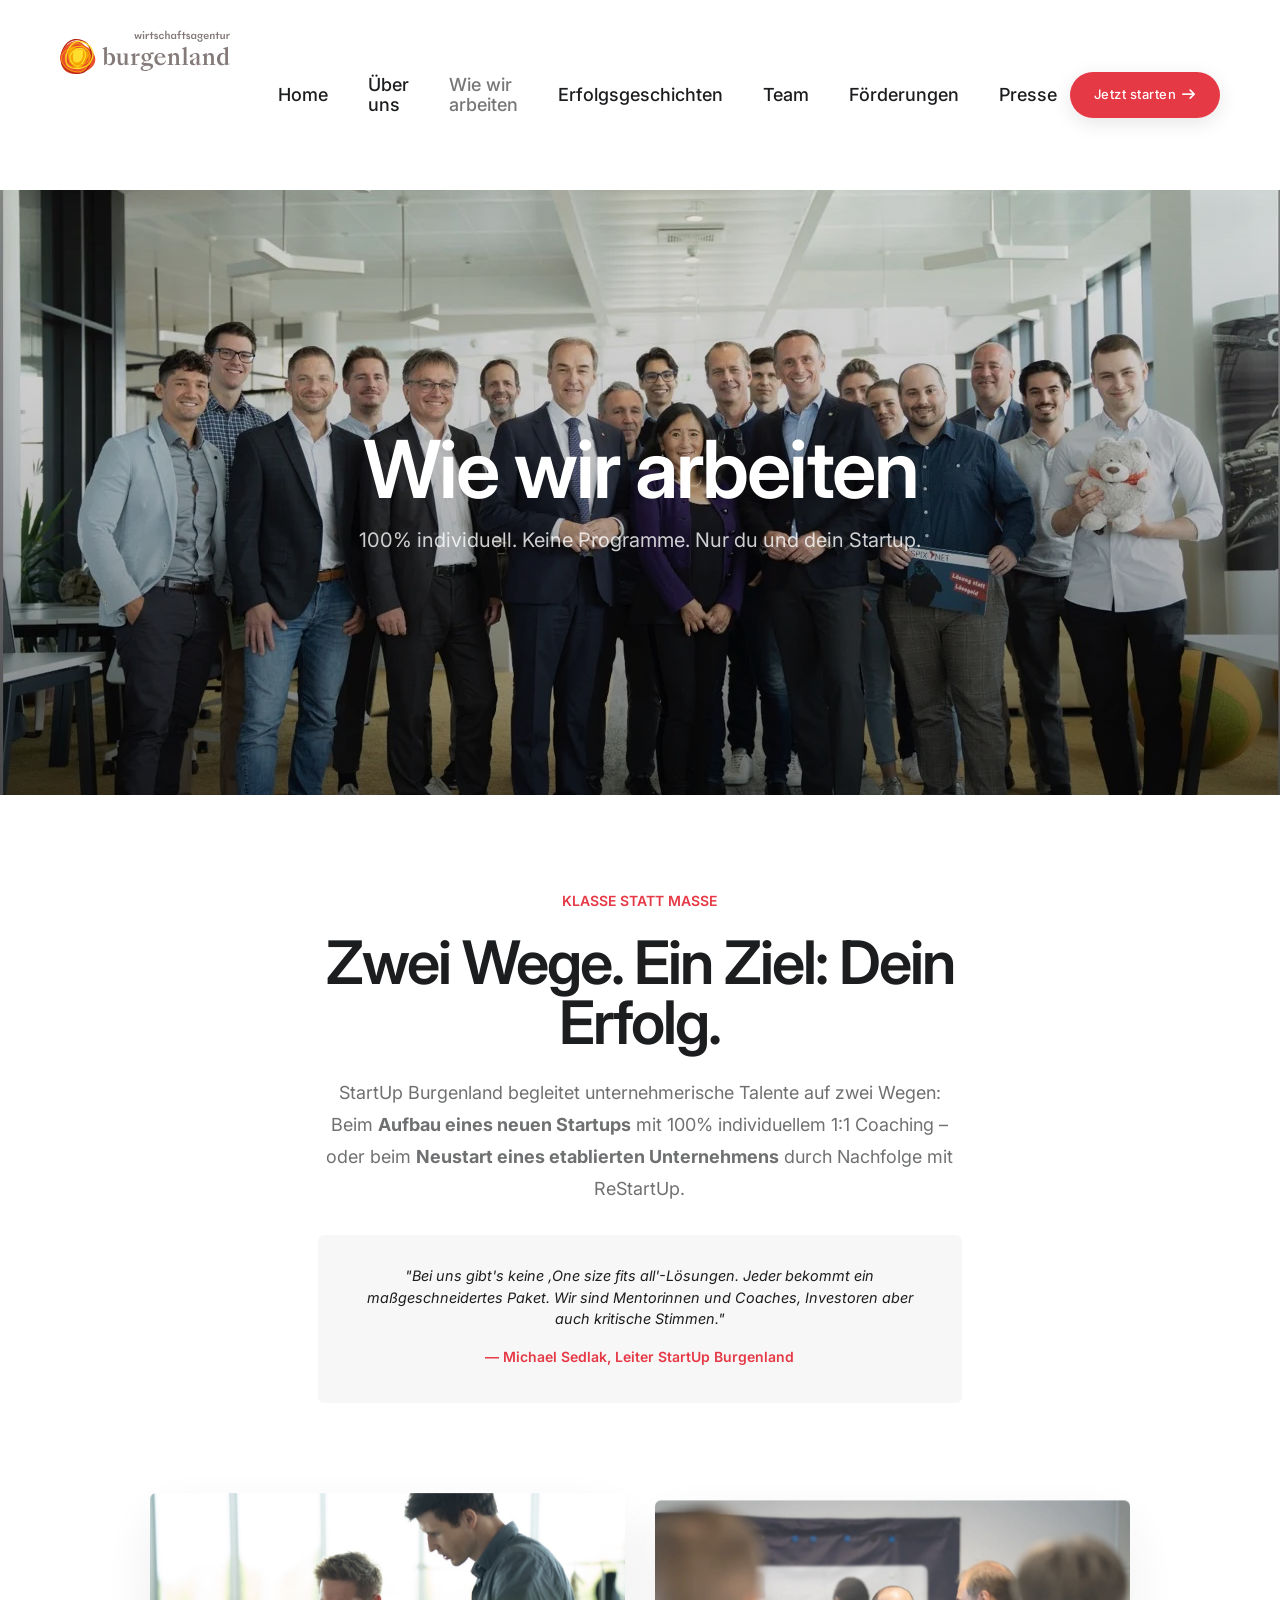
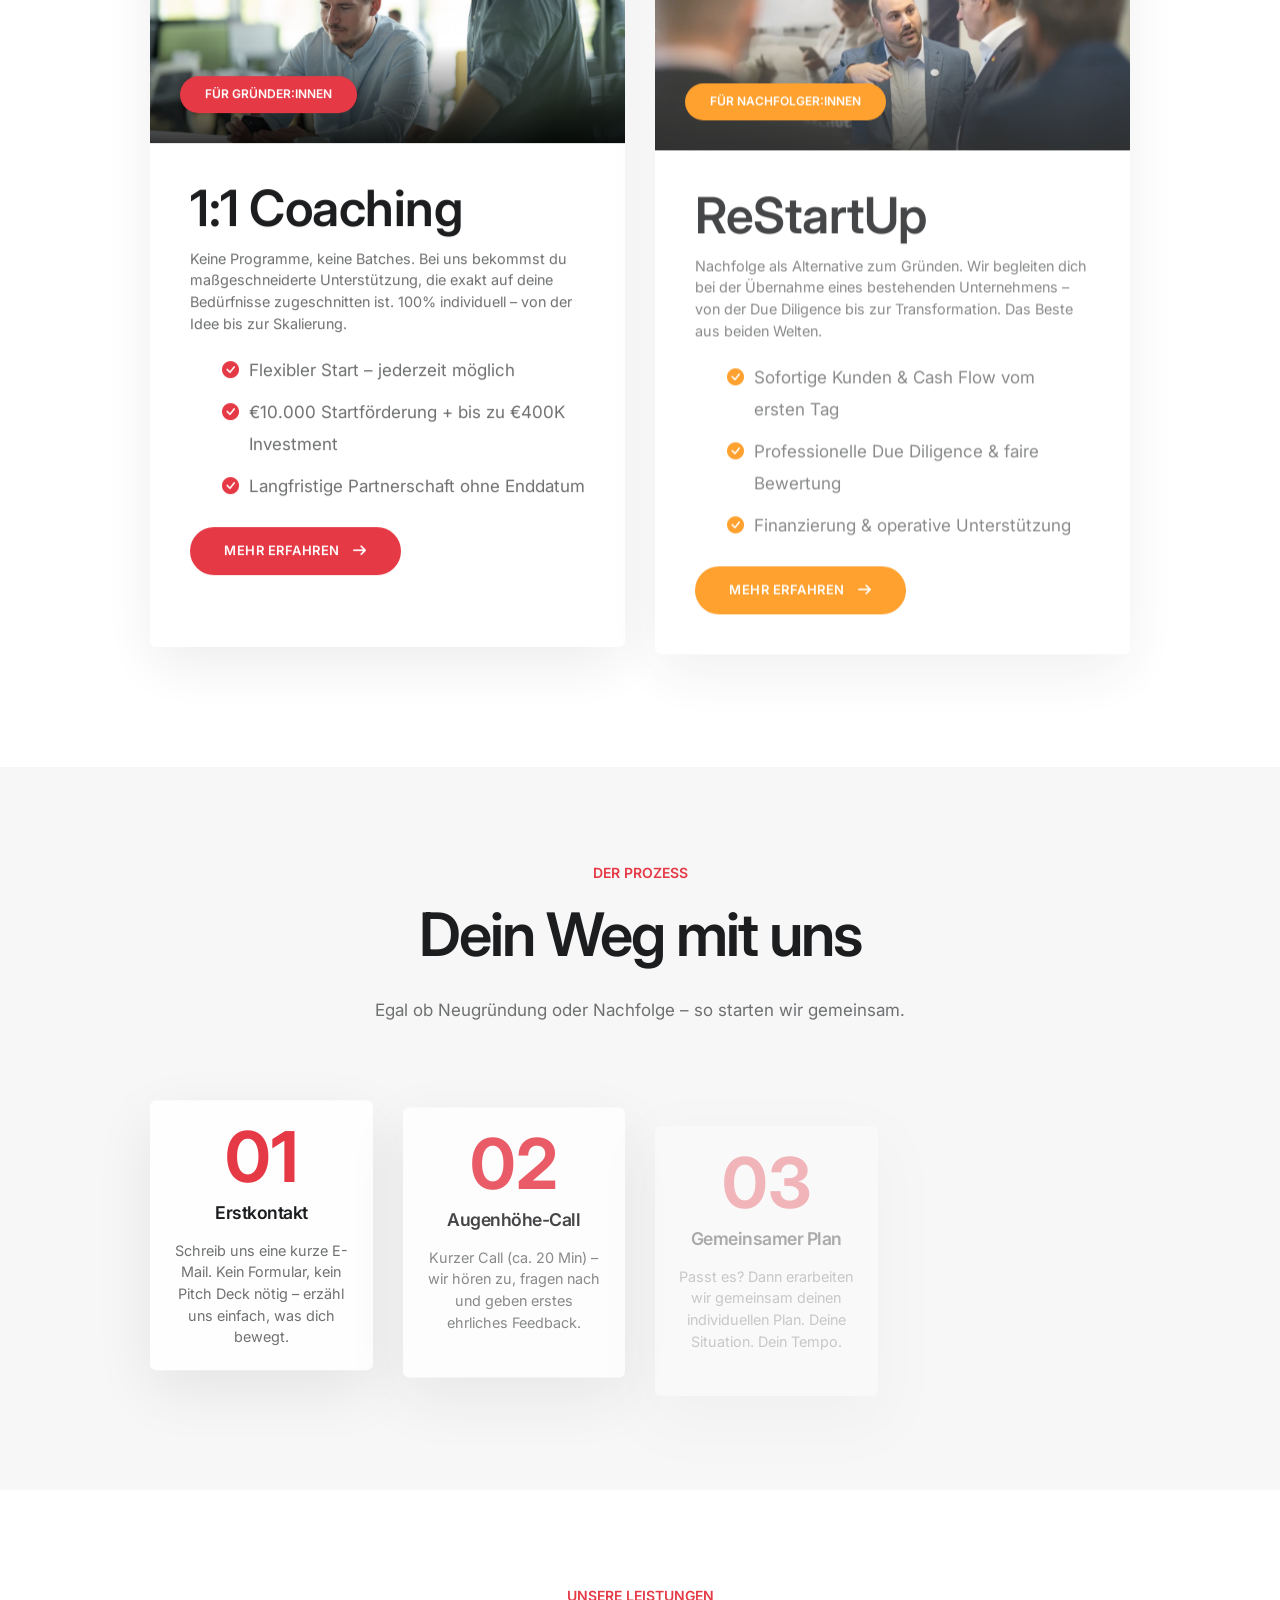
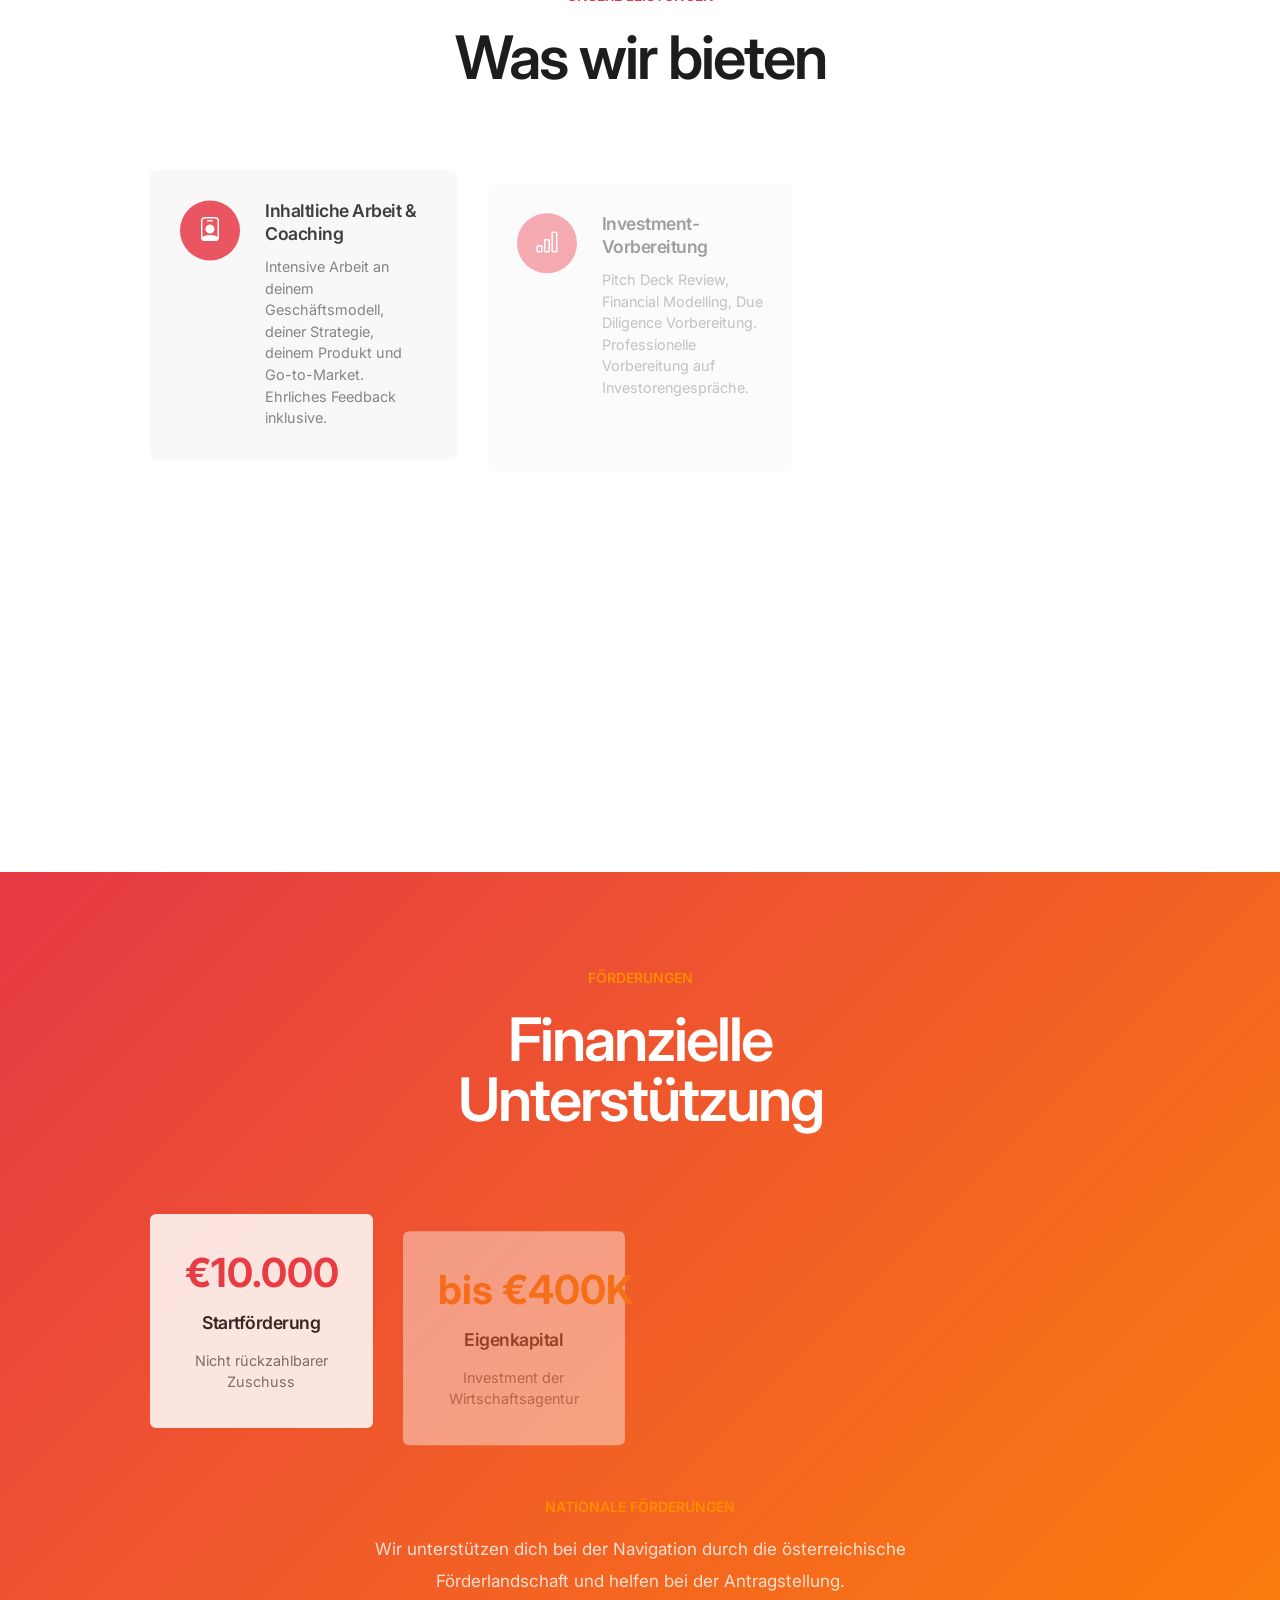
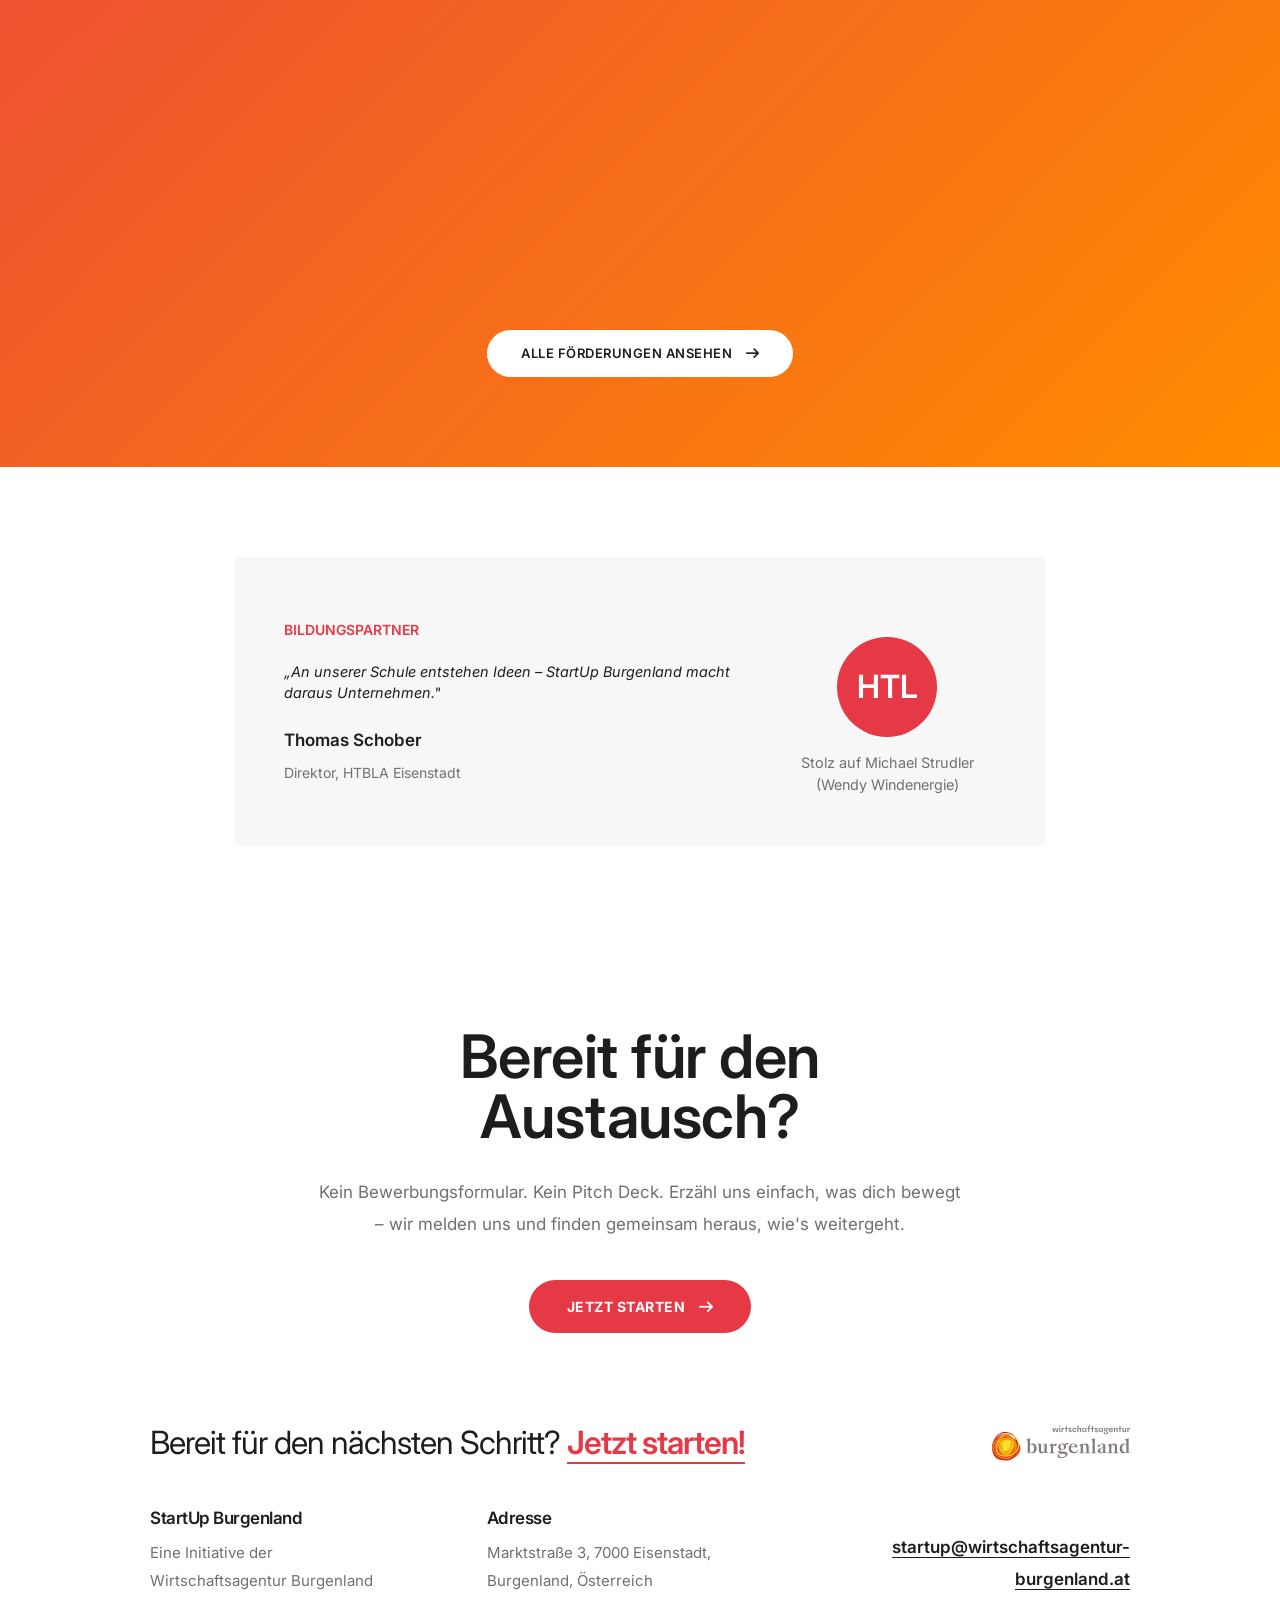
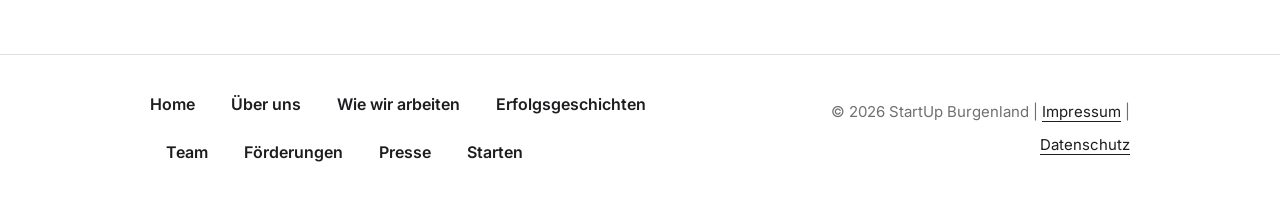
<file: html/wie-wir-arbeiten.html>
<!doctype html>
<html class="no-js" lang="de">
    <head>
        <title>Wie wir arbeiten - StartUp Burgenland</title>
        <meta charset="utf-8">
        <meta http-equiv="X-UA-Compatible" content="IE=edge" />
        <meta name="author" content="StartUp Burgenland">
        <meta name="viewport" content="width=device-width,initial-scale=1.0" />
        <meta name="description" content="Erfahre wie StartUp Burgenland arbeitet - 100% 1:1 Coaching, Förderungen bis €400.000 und individuelle Betreuung.">
        <link rel="icon" type="image/png" href="images/favicon.png">
        <link rel="shortcut icon" type="image/png" href="images/favicon.png">
        <link rel="preconnect" href="https://fonts.googleapis.com" crossorigin>
        <link rel="preconnect" href="https://fonts.gstatic.com" crossorigin>
        <link rel="stylesheet" href="css/vendors.min.css"/>
        <link rel="stylesheet" href="css/icon.min.css"/>
        <link rel="stylesheet" href="css/style.css"/>
        <link rel="stylesheet" href="css/responsive.css"/>
        <link rel="stylesheet" href="demos/startup-burgenland/startup-burgenland.css" />
        <style>
            @media (max-width: 576px) {
                p.fs-18 {
                    font-size: 15px !important;
                    hyphens: auto;
                    -webkit-hyphens: auto;
                    word-break: break-word;
                }
            }
        </style>
    </head>
    <body data-mobile-nav-style="classic" class="background-position-center-top" style="">
        <!-- start header -->
        <header>
            <nav class="navbar navbar-expand-lg header-light header-transparent bg-transparent disable-fixed">
                <div class="container-fluid">
                    <div class="col-auto col-lg-2 me-lg-0 me-auto">
                        <a class="navbar-brand" href="index.html">
                            <img src="images/startup-burgenland-logo.svg" alt="StartUp Burgenland" class="default-logo" style="height: 45px;">
                            <img src="images/startup-burgenland-logo.svg" alt="StartUp Burgenland" class="alt-logo" style="height: 45px;">
                            <img src="images/startup-burgenland-logo.svg" alt="StartUp Burgenland" class="mobile-logo" style="height: 40px;">
                        </a>
                    </div>
                    <div class="col-auto col-lg-8 menu-order position-static">
                        <button class="navbar-toggler float-start" type="button" data-bs-toggle="collapse" data-bs-target="#navbarNav" aria-controls="navbarNav" aria-label="Toggle navigation">
                            <span class="navbar-toggler-line"></span>
                            <span class="navbar-toggler-line"></span>
                            <span class="navbar-toggler-line"></span>
                            <span class="navbar-toggler-line"></span>
                        </button>
                        <div class="collapse navbar-collapse justify-content-center" id="navbarNav">
                            <ul class="navbar-nav">
                                <li class="nav-item"><a href="index.html" class="nav-link">Home</a></li>
                                <li class="nav-item"><a href="ueber-uns.html" class="nav-link">Über uns</a></li>
                                <li class="nav-item dropdown">
                                    <a href="wie-wir-arbeiten.html" class="nav-link">Wie wir arbeiten</a>
                                    <i class="fa-solid fa-angle-down dropdown-toggle" id="navbarDropdown" role="button" data-bs-toggle="dropdown" aria-expanded="false"></i>
                                    <ul class="dropdown-menu" aria-labelledby="navbarDropdown">
                                        <li><a href="incubator.html" class="dropdown-item">Incubator|Accelerator</a></li>
                                        <li><a href="restartup.html" class="dropdown-item">ReStartUp</a></li>
                                    </ul>
                                </li>
                                <li class="nav-item"><a href="erfolgsgeschichten.html" class="nav-link">Erfolgsgeschichten</a></li>
                                <li class="nav-item"><a href="team.html" class="nav-link">Team</a></li>
                                <li class="nav-item"><a href="foerderungen.html" class="nav-link">Förderungen</a></li>
                                <li class="nav-item"><a href="presse.html" class="nav-link">Presse</a></li>
                            </ul>
                        </div>
                    </div>
                    <div class="col-auto col-lg-2 text-end">
                        <div class="header-icon">
                            <div class="header-button">
                                <a href="starten.html" class="btn btn-rounded btn-sb-red btn-medium btn-switch-text btn-box-shadow text-transform-none">
                                    <span>
                                        <span class="btn-double-text" data-text="Jetzt starten">Jetzt starten</span>
                                        <span><i class="fa-solid fa-arrow-right"></i></span>
                                    </span>
                                </a>
                            </div>
                        </div>
                    </div>
                </div>
            </nav>
        </header>
        <!-- end header -->

        <!-- start page title -->
        <section class="page-title-extra-large cover-background top-space-margin md-top-space-margin" style="background-image: url('images/event-accent-workshop.webp')">
            <div class="container">
                <div class="row align-items-center justify-content-center extra-small-screen">
                    <div class="col-12 text-center position-relative">
                        <h1 class="text-white fw-600 mb-0 ls-minus-2px">Wie wir arbeiten</h1>
                        <p class="text-white fs-20 mt-15px mb-0 opacity-8">100% individuell. Keine Programme. Nur du und dein Startup.</p>
                    </div>
                </div>
            </div>
        </section>
        <!-- end page title -->

        <!-- start intro section -->
        <section>
            <div class="container">
                <div class="row justify-content-center">
                    <div class="col-lg-8 text-center">
                        <span class="fs-14 text-uppercase text-sb-red fw-600 mb-15px d-block">Klasse statt Masse</span>
                        <h2 class="text-dark-gray fw-600 ls-minus-2px mb-25px">Zwei Wege. Ein Ziel: Dein Erfolg.</h2>
                        <p class="fs-18 mb-30px">StartUp Burgenland begleitet unternehmerische Talente auf zwei Wegen: Beim <strong>Aufbau eines neuen Startups</strong> mit 100% individuellem 1:1 Coaching – oder beim <strong>Neustart eines etablierten Unternehmens</strong> durch Nachfolge mit ReStartUp.</p>
                        <div class="bg-very-light-gray border-radius-6px p-30px">
                            <p class="fs-18 fst-italic text-dark-gray mb-10px">"Bei uns gibt's keine ‚One size fits all'-Lösungen. Jeder bekommt ein maßgeschneidertes Paket. Wir sind Mentorinnen und Coaches, Investoren aber auch kritische Stimmen."</p>
                            <span class="text-sb-red fw-600 fs-14">— Michael Sedlak, Leiter StartUp Burgenland</span>
                        </div>
                    </div>
                </div>
            </div>
        </section>
        <!-- end intro section -->

        <!-- start programs section -->
        <section class="pt-0">
            <div class="container">
                <div class="row row-cols-1 row-cols-lg-2 justify-content-center" data-anime='{ "el": "childs", "translateY": [40, 0], "opacity": [0,1], "duration": 800, "delay": 200, "staggervalue": 300, "easing": "easeOutQuad" }'>
                    <!-- 1:1 Coaching -->
                    <div class="col mb-30px">
                        <div class="bg-white border-radius-6px h-100 box-shadow-quadruple-large overflow-hidden">
                            <div class="position-relative">
                                <img src="images/coaching-suedhub.jpg" alt="1:1 Coaching" class="w-100" style="height: 250px; object-fit: cover;"/>
                                <div class="position-absolute bottom-0 start-0 w-100 p-30px" style="background: linear-gradient(to top, rgba(0,0,0,0.8), transparent);">
                                    <span class="bg-sb-red text-white px-20px py-10px border-radius-30px fs-12 fw-600 text-uppercase">Für Gründer:innen</span>
                                </div>
                            </div>
                            <div class="p-40px">
                                <h3 class="text-dark-gray fw-600 mb-15px">1:1 Coaching</h3>
                                <p class="mb-20px">Keine Programme, keine Batches. Bei uns bekommst du maßgeschneiderte Unterstützung, die exakt auf deine Bedürfnisse zugeschnitten ist. 100% individuell – von der Idee bis zur Skalierung.</p>
                                <ul class="list-style-02 mb-25px">
                                    <li class="pb-10px"><i class="bi bi-check-circle-fill text-sb-red me-10px"></i>Flexibler Start – jederzeit möglich</li>
                                    <li class="pb-10px"><i class="bi bi-check-circle-fill text-sb-red me-10px"></i>€10.000 Startförderung + bis zu €400K Investment</li>
                                    <li><i class="bi bi-check-circle-fill text-sb-red me-10px"></i>Langfristige Partnerschaft ohne Enddatum</li>
                                </ul>
                                <a href="incubator.html" class="btn btn-medium btn-sb-red btn-rounded fw-600">Mehr erfahren <i class="fa-solid fa-arrow-right ms-10px"></i></a>
                            </div>
                        </div>
                    </div>
                    <!-- ReStartUp -->
                    <div class="col mb-30px">
                        <div class="bg-white border-radius-6px h-100 box-shadow-quadruple-large overflow-hidden">
                            <div class="position-relative">
                                <img src="images/team-pk-3.webp" alt="ReStartUp" class="w-100" style="height: 250px; object-fit: cover;"/>
                                <div class="position-absolute bottom-0 start-0 w-100 p-30px" style="background: linear-gradient(to top, rgba(0,0,0,0.8), transparent);">
                                    <span class="bg-sb-orange text-white px-20px py-10px border-radius-30px fs-12 fw-600 text-uppercase">Für Nachfolger:innen</span>
                                </div>
                            </div>
                            <div class="p-40px">
                                <h3 class="text-dark-gray fw-600 mb-15px">ReStartUp</h3>
                                <p class="mb-20px">Nachfolge als Alternative zum Gründen. Wir begleiten dich bei der Übernahme eines bestehenden Unternehmens – von der Due Diligence bis zur Transformation. Das Beste aus beiden Welten.</p>
                                <ul class="list-style-02 mb-25px">
                                    <li class="pb-10px"><i class="bi bi-check-circle-fill text-sb-orange me-10px"></i>Sofortige Kunden & Cash Flow vom ersten Tag</li>
                                    <li class="pb-10px"><i class="bi bi-check-circle-fill text-sb-orange me-10px"></i>Professionelle Due Diligence & faire Bewertung</li>
                                    <li><i class="bi bi-check-circle-fill text-sb-orange me-10px"></i>Finanzierung & operative Unterstützung</li>
                                </ul>
                                <a href="restartup.html" class="btn btn-medium btn-sb-orange btn-rounded fw-600 text-white">Mehr erfahren <i class="fa-solid fa-arrow-right ms-10px"></i></a>
                            </div>
                        </div>
                    </div>
                </div>
            </div>
        </section>
        <!-- end programs section -->

        <!-- start process section -->
        <section class="bg-very-light-gray">
            <div class="container">
                <div class="row justify-content-center mb-5">
                    <div class="col-lg-7 text-center">
                        <span class="fs-14 text-uppercase text-sb-red fw-600 mb-15px d-block">Der Prozess</span>
                        <h2 class="text-dark-gray fw-600 ls-minus-2px">Dein Weg mit uns</h2>
                        <p class="text-medium-gray">Egal ob Neugründung oder Nachfolge – so starten wir gemeinsam.</p>
                    </div>
                </div>
                <div class="row">
                    <div class="col-12">
                        <div class="row row-cols-1 row-cols-lg-4 row-cols-md-2" data-anime='{ "el": "childs", "translateY": [40, 0], "opacity": [0,1], "duration": 800, "delay": 200, "staggervalue": 300, "easing": "easeOutQuad" }'>
                            <div class="col mb-30px">
                                <div class="bg-white border-radius-6px p-10 h-100 box-shadow-quadruple-large text-center">
                                    <div class="fs-70 text-sb-red fw-700 mb-10px">01</div>
                                    <h5 class="text-dark-gray fw-600 mb-15px">Erstkontakt</h5>
                                    <p class="mb-0">Schreib uns eine kurze E-Mail. Kein Formular, kein Pitch Deck nötig – erzähl uns einfach, was dich bewegt.</p>
                                </div>
                            </div>
                            <div class="col mb-30px">
                                <div class="bg-white border-radius-6px p-10 h-100 box-shadow-quadruple-large text-center">
                                    <div class="fs-70 text-sb-red fw-700 mb-10px">02</div>
                                    <h5 class="text-dark-gray fw-600 mb-15px">Augenhöhe-Call</h5>
                                    <p class="mb-0">Kurzer Call (ca. 20 Min) – wir hören zu, fragen nach und geben erstes ehrliches Feedback.</p>
                                </div>
                            </div>
                            <div class="col mb-30px">
                                <div class="bg-white border-radius-6px p-10 h-100 box-shadow-quadruple-large text-center">
                                    <div class="fs-70 text-sb-red fw-700 mb-10px">03</div>
                                    <h5 class="text-dark-gray fw-600 mb-15px">Gemeinsamer Plan</h5>
                                    <p class="mb-0">Passt es? Dann erarbeiten wir gemeinsam deinen individuellen Plan. Deine Situation. Dein Tempo.</p>
                                </div>
                            </div>
                            <div class="col mb-30px">
                                <div class="bg-white border-radius-6px p-10 h-100 box-shadow-quadruple-large text-center">
                                    <div class="fs-70 text-sb-red fw-700 mb-10px">04</div>
                                    <h5 class="text-dark-gray fw-600 mb-15px">Los geht's</h5>
                                    <p class="mb-0">Regelmäßige 1:1 Sessions, Zugang zu Netzwerk und Förderungen. Kein Enddatum – wir sind da, solange du uns brauchst.</p>
                                </div>
                            </div>
                        </div>
                    </div>
                </div>
            </div>
        </section>
        <!-- end process section -->

        <!-- start services section -->
        <section>
            <div class="container">
                <div class="row justify-content-center mb-5">
                    <div class="col-lg-7 text-center">
                        <span class="fs-14 text-uppercase text-sb-red fw-600 mb-15px d-block">Unsere Leistungen</span>
                        <h2 class="text-dark-gray fw-600 ls-minus-2px">Was wir bieten</h2>
                    </div>
                </div>
                <div class="row row-cols-1 row-cols-lg-3 row-cols-md-2" data-anime='{ "el": "childs", "translateY": [30, 0], "opacity": [0,1], "duration": 800, "delay": 200, "staggervalue": 300, "easing": "easeOutQuad" }'>
                    <div class="col mb-30px">
                        <div class="d-flex align-items-start p-30px bg-very-light-gray border-radius-6px h-100">
                            <div class="icon-box-sb flex-shrink-0 me-25px">
                                <i class="bi bi-person-badge fs-24"></i>
                            </div>
                            <div>
                                <h5 class="text-dark-gray fw-600 mb-10px">Inhaltliche Arbeit & Coaching</h5>
                                <p class="mb-0">Intensive Arbeit an deinem Geschäftsmodell, deiner Strategie, deinem Produkt und Go-to-Market. Ehrliches Feedback inklusive.</p>
                            </div>
                        </div>
                    </div>
                    <div class="col mb-30px">
                        <div class="d-flex align-items-start p-30px bg-very-light-gray border-radius-6px h-100">
                            <div class="icon-box-sb flex-shrink-0 me-25px">
                                <i class="bi bi-bar-chart fs-24"></i>
                            </div>
                            <div>
                                <h5 class="text-dark-gray fw-600 mb-10px">Investment-Vorbereitung</h5>
                                <p class="mb-0">Pitch Deck Review, Financial Modelling, Due Diligence Vorbereitung. Professionelle Vorbereitung auf Investorengespräche.</p>
                            </div>
                        </div>
                    </div>
                    <div class="col mb-30px">
                        <div class="d-flex align-items-start p-30px bg-very-light-gray border-radius-6px h-100">
                            <div class="icon-box-sb flex-shrink-0 me-25px">
                                <i class="bi bi-diagram-3 fs-24"></i>
                            </div>
                            <div>
                                <h5 class="text-dark-gray fw-600 mb-10px">Netzwerk & Vernetzung</h5>
                                <p class="mb-0">Zugang zum Netzwerk der Wirtschaftsagentur Burgenland, Verbindungen zu etablierten Unternehmen und potenziellen Kunden.</p>
                            </div>
                        </div>
                    </div>
                    <div class="col mb-30px">
                        <div class="d-flex align-items-start p-30px bg-very-light-gray border-radius-6px h-100">
                            <div class="icon-box-sb flex-shrink-0 me-25px">
                                <i class="bi bi-currency-euro fs-24"></i>
                            </div>
                            <div>
                                <h5 class="text-dark-gray fw-600 mb-10px">Förderungen & Finanzierung</h5>
                                <p class="mb-0">€10K Startförderung, bis zu €400K Investment, Haftungen bis €800K, Follow-on durch Athena VC.</p>
                            </div>
                        </div>
                    </div>
                    <div class="col mb-30px">
                        <div class="d-flex align-items-start p-30px bg-very-light-gray border-radius-6px h-100">
                            <div class="icon-box-sb flex-shrink-0 me-25px">
                                <i class="bi bi-briefcase fs-24"></i>
                            </div>
                            <div>
                                <h5 class="text-dark-gray fw-600 mb-10px">Spezialisten-Netzwerk</h5>
                                <p class="mb-0">Brauchst du Hilfe bei Legal, PR, Sales oder HR? Wir bringen die richtigen Expert:innen zusammen.</p>
                            </div>
                        </div>
                    </div>
                    <div class="col mb-30px">
                        <div class="d-flex align-items-start p-30px bg-very-light-gray border-radius-6px h-100">
                            <div class="icon-box-sb flex-shrink-0 me-25px">
                                <i class="bi bi-people fs-24"></i>
                            </div>
                            <div>
                                <h5 class="text-dark-gray fw-600 mb-10px">Community & Alumni</h5>
                                <p class="mb-0">Teil einer aktiven Gründer:innen-Community werden. Vernetzung, gegenseitige Unterstützung und gemeinsame Events.</p>
                            </div>
                        </div>
                    </div>
                </div>
            </div>
        </section>
        <!-- end services section -->

        <!-- start funding section -->
        <section class="bg-gradient-sb">
            <div class="container">
                <div class="row justify-content-center mb-5">
                    <div class="col-lg-7 text-center">
                        <span class="fs-14 text-uppercase text-sb-orange fw-600 mb-15px d-block">Förderungen</span>
                        <h2 class="text-white fw-600 ls-minus-2px">Finanzielle Unterstützung</h2>
                    </div>
                </div>
                <div class="row row-cols-1 row-cols-lg-4 row-cols-md-2 justify-content-center" data-anime='{ "el": "childs", "translateY": [40, 0], "opacity": [0,1], "duration": 800, "delay": 200, "staggervalue": 300, "easing": "easeOutQuad" }'>
                    <div class="col mb-30px">
                        <div class="bg-white border-radius-6px p-35px h-100 text-center">
                            <div class="fs-45 text-sb-red fw-700 mb-15px">€10.000</div>
                            <h5 class="text-dark-gray fw-600 mb-15px">Startförderung</h5>
                            <p class="mb-0 fs-15">Nicht rückzahlbarer Zuschuss</p>
                        </div>
                    </div>
                    <div class="col mb-30px">
                        <div class="bg-white border-radius-6px p-35px h-100 text-center">
                            <div class="fs-45 text-sb-orange fw-700 mb-15px">bis €400K</div>
                            <h5 class="text-dark-gray fw-600 mb-15px">Eigenkapital</h5>
                            <p class="mb-0 fs-15">Investment der Wirtschaftsagentur</p>
                        </div>
                    </div>
                    <div class="col mb-30px">
                        <div class="bg-white border-radius-6px p-35px h-100 text-center">
                            <div class="fs-45 text-sb-red fw-700 mb-15px">bis €800K</div>
                            <h5 class="text-dark-gray fw-600 mb-15px">Haftungen</h5>
                            <p class="mb-0 fs-15">Sicherheiten für Banken</p>
                        </div>
                    </div>
                    <div class="col mb-30px">
                        <div class="bg-white border-radius-6px p-35px h-100 text-center">
                            <div class="fs-45 text-sb-orange fw-700 mb-15px">Athena</div>
                            <h5 class="text-dark-gray fw-600 mb-15px">Follow-on VC</h5>
                            <p class="mb-0 fs-15">Anschlussfinanzierung</p>
                        </div>
                    </div>
                </div>
                <div class="row justify-content-center mt-4 mb-3">
                    <div class="col-lg-7 text-center">
                        <span class="fs-14 text-uppercase text-sb-orange fw-600 mb-10px d-block">Nationale Förderungen</span>
                        <p class="text-white opacity-8 mb-30px">Wir unterstützen dich bei der Navigation durch die österreichische Förderlandschaft und helfen bei der Antragstellung.</p>
                    </div>
                </div>
                <div class="row row-cols-1 row-cols-lg-2 row-cols-md-2 justify-content-center" data-anime='{ "el": "childs", "translateY": [40, 0], "opacity": [0,1], "duration": 800, "delay": 200, "staggervalue": 300, "easing": "easeOutQuad" }'>
                    <div class="col mb-30px">
                        <div class="bg-white border-radius-6px p-35px h-100 text-center">
                            <div class="fs-45 text-sb-red fw-700 mb-15px"><i class="bi bi-bank"></i></div>
                            <h5 class="text-dark-gray fw-600 mb-15px">aws</h5>
                            <p class="mb-0 fs-15">Preseed, Seed Financing, ERP-Kredite, Garantien</p>
                        </div>
                    </div>
                    <div class="col mb-30px">
                        <div class="bg-white border-radius-6px p-35px h-100 text-center">
                            <div class="fs-45 text-sb-orange fw-700 mb-15px"><i class="bi bi-lightbulb"></i></div>
                            <h5 class="text-dark-gray fw-600 mb-15px">FFG</h5>
                            <p class="mb-0 fs-15">Basisprogramm F&amp;E, Spin-off Fellowships, Innovationsschecks</p>
                        </div>
                    </div>
                </div>
                <div class="row mt-3 justify-content-center">
                    <div class="col-auto">
                        <a href="foerderungen.html" class="btn btn-medium btn-white btn-rounded fw-600">Alle Förderungen ansehen <i class="fa-solid fa-arrow-right ms-10px"></i></a>
                    </div>
                </div>
            </div>
        </section>
        <!-- end funding section -->


        <!-- start Thomas Schober quote section -->
        <section>
            <div class="container">
                <div class="row justify-content-center">
                    <div class="col-lg-10">
                        <div class="bg-very-light-gray border-radius-6px p-50px md-p-35px">
                            <div class="row align-items-center">
                                <div class="col-lg-8">
                                    <span class="fs-14 text-uppercase text-sb-red fw-600 mb-15px d-block">Bildungspartner</span>
                                    <p class="fs-20 md-fs-18 fst-italic text-dark-gray mb-20px lh-36">„An unserer Schule entstehen Ideen – StartUp Burgenland macht daraus Unternehmen."</p>
                                    <span class="fw-600 text-dark-gray d-block">Thomas Schober</span>
                                    <span class="text-medium-gray fs-14">Direktor, HTBLA Eisenstadt</span>
                                </div>
                                <div class="col-lg-4 text-center mt-30px mt-lg-0">
                                    <div class="bg-sb-red text-white fw-600 rounded-circle d-inline-flex align-items-center justify-content-center mx-auto" style="width: 100px; height: 100px; font-size: 32px;">HTL</div>
                                    <p class="text-medium-gray fs-13 mt-15px mb-0">Stolz auf Michael Strudler<br>(Wendy Windenergie)</p>
                                </div>
                            </div>
                        </div>
                    </div>
                </div>
            </div>
        </section>
        <!-- end Thomas Schober quote section -->

        <!-- start CTA section -->
        <section>
            <div class="container">
                <div class="row justify-content-center text-center">
                    <div class="col-lg-8">
                        <h2 class="text-dark-gray fw-600 mb-30px">Bereit für den Austausch?</h2>
                        <p class="mb-40px">Kein Bewerbungsformular. Kein Pitch Deck. Erzähl uns einfach, was dich bewegt – wir melden uns und finden gemeinsam heraus, wie's weitergeht.</p>
                        <a href="starten.html" class="btn btn-large btn-sb-red btn-rounded fw-700">Jetzt starten <i class="fa-solid fa-arrow-right ms-10px"></i></a>
                    </div>
                </div>
            </div>
        </section>
        <!-- end CTA section -->

        <!-- start footer -->
        <footer class="p-0">
            <div class="container">
                <div class="row align-items-center mb-4 sm-mb-6">
                    <div class="col-md-10 col-sm-8 text-center text-sm-start xs-mb-25px">
                        <h5 class="mb-0 text-dark-gray fw-400 ls-minus-1px">Bereit für den nächsten Schritt? <a href="starten.html" class="text-decoration-line-bottom-medium fw-600 text-sb-red text-sb-red-hover">Jetzt starten!</a></h5>
                    </div>
                    <div class="col-md-2 col-sm-4 text-center text-sm-end">
                        <a href="index.html" class="footer-logo d-inline-block">
                            <img src="images/startup-burgenland-logo.svg" alt="StartUp Burgenland" style="height: 40px;">
                        </a>
                    </div>
                </div>
                <div class="row align-items-end mb-6 sm-mb-40px">
                    <div class="col-lg-4 col-sm-6 text-center text-sm-start xs-mb-25px last-paragraph-no-margin">
                        <span class="d-block text-dark-gray ls-minus-05px mb-5px fw-600">StartUp Burgenland</span>
                        <p class="w-80 lg-w-100 text-medium-gray fs-15 lh-28">Eine Initiative der Wirtschaftsagentur Burgenland</p>
                    </div>
                    <div class="col-lg-4 col-sm-6 text-center text-sm-start xs-mb-25px last-paragraph-no-margin">
                        <span class="d-block text-dark-gray ls-minus-05px mb-5px fw-600">Adresse</span>
                        <p class="w-80 lg-w-100 text-medium-gray fs-15 lh-28">Marktstraße 3, 7000 Eisenstadt, Burgenland, Österreich</p>
                    </div>
                    <div class="col-md-4 col-sm-12 last-paragraph-no-margin ms-auto text-center text-sm-end">
                        <a href="mailto:startup@wirtschaftsagentur-burgenland.at" class="text-dark-gray text-dark-gray-hover fw-600 text-decoration-line-bottom">startup@wirtschaftsagentur-burgenland.at</a>
                    </div>
                </div>
            </div>
            <div class="footer-bottom pt-25px pb-25px border-top border-color-charcoal-grey">
                <div class="container">
                    <div class="row align-items-center">
                        <div class="col-lg-7 text-center text-lg-start md-mb-10px">
                            <ul class="footer-navbar fw-600 fs-16">
                                <li class="nav-item"><a href="index.html" class="nav-link">Home</a></li>
                                <li class="nav-item"><a href="ueber-uns.html" class="nav-link">Über uns</a></li>
                                <li class="nav-item active"><a href="wie-wir-arbeiten.html" class="nav-link">Wie wir arbeiten</a></li>
                                <li class="nav-item"><a href="erfolgsgeschichten.html" class="nav-link">Erfolgsgeschichten</a></li>
                                <li class="nav-item"><a href="team.html" class="nav-link">Team</a></li>
                                <li class="nav-item"><a href="foerderungen.html" class="nav-link">Förderungen</a></li>
                                <li class="nav-item"><a href="presse.html" class="nav-link">Presse</a></li>
                                <li class="nav-item"><a href="starten.html" class="nav-link">Starten</a></li>
                            </ul>
                        </div>
                        <div class="col-lg-5 text-center text-lg-end">
                            <span class="fs-15">© 2026 StartUp Burgenland | <a href="impressum.html" class="text-decoration-line-bottom text-dark-gray text-dark-gray-hover">Impressum</a> | <a href="datenschutz.html" class="text-decoration-line-bottom text-dark-gray text-dark-gray-hover">Datenschutz</a></span>
                        </div>
                    </div>
                </div>
            </div>
        </footer>
        <!-- end footer -->


        <script type="text/javascript" src="js/jquery.js"></script>
        <script type="text/javascript" src="js/vendors.min.js"></script>
        <script type="text/javascript" src="js/main.js"></script>
        <script>document.querySelectorAll(".scroll-progress").forEach(function(el){el.remove();});</script>
    </body>
</html>
</file>
<file: documentation/css/style.css>
/* ===================================
    01. Google font
====================================== */

@import url('https://fonts.googleapis.com/css2?family=Manrope:wght@200;300;400;500;600;700;800&display=swap');

/* ===================================
    02. Reset
====================================== */

html { height: 100%; }
body {font-family: 'Manrope', sans-serif; color: #ffffff; height: 100%; background: #f4f5f9; margin: 0; padding: 10% 0 0 0; height: 100%; box-sizing: border-box; }
.documentation-main {width: 1200px; margin: 0 auto; text-align: center; padding: 0 15px; box-sizing: border-box;}
.documentation-main img {margin: 0 10px}
h1 {font-family: 'Manrope', sans-serif; font-size: 40px; width: 70%; margin: 0 auto; line-height: 32px; font-weight: 800; color: #232323; margin-bottom: 2%; letter-spacing: -1px}
p {width: 55%; margin: 0 auto; color: #717580; margin-bottom: 7%; font-size: 18px; line-height: 32px;}
.logo { margin-bottom: 65px; display: inline-block;}

@media (max-width: 1210px) {
    body { padding: 8% 0; }
    .documentation-main {width: 992px; }   
    h1 {width: 50%;}
    p {width: 62%;}
    .documentation-main a img{ width: 44%; }
    .documentation-main a.logo img{ width: 200px;}
}

@media (max-width: 1000px) {
    .documentation-main {width: 760px;}   
    h1 {width: 60%;}
    p {width: 77%;}
    .documentation-main a img{ width: 40%; }
    .documentation-main a.logo img{ width: 175px;}
}

@media (max-width: 767px) {
    .documentation-main {width: 100%;}   
    .logo {margin-bottom: 45px; }
    h1 {width: 100%; font-size: 24px; line-height: 34px; margin-bottom: 4%;}
    p {width: 100%; font-weight: 400;}
    .documentation-main a img{ width: 90%; }
    .documentation-main a.logo img{ width: 175px;}
    .documentation-main img {margin: 0}
}

@media (max-width: 640px) {
    .documentation-main {width: 100%;}   

    .documentation-main a img{ width: 100%; }
    .documentation-main img {margin: 0}
}
</file>
<file: html/css/icon.min.css>
@charset "UTF-8";/*!
    Font Awesome
    Version: 7.0.0
    Plugin URL: https://fontawesome.com
    License: Copyright 2025 Fonticons, Inc. | https://fontawesome.com/license/free (Icons: CC BY 4.0, Fonts: SIL OFL 1.1, Code: MIT License)
!*/.fa-stack,.fa-ul>li{position:relative}.fa-beat,.fa-bounce{animation-delay:var(--fa-animation-delay,0s);animation-direction:var(--fa-animation-direction,normal);animation-duration:var(--fa-animation-duration,1s);animation-iteration-count:var(--fa-animation-iteration-count,infinite)}.fa,.fa-brands,.fa-classic,.fa-regular,.fa-solid,.fab,.far,.fas{--_fa-family:var(--fa-family, var(--fa-style-family, "Font Awesome 7 Free"));-webkit-font-smoothing:antialiased;-moz-osx-font-smoothing:grayscale;display:var(--fa-display,inline-block);font-family:var(--_fa-family);font-feature-settings:normal;font-style:normal;font-synthesis:none;font-variant:normal;font-weight:var(--fa-style,900);line-height:1;text-align:center;text-rendering:auto;width:auto}:is(.fas,.far,.fab,.fa-solid,.fa-regular,.fa-brands,.fa-classic,.fa)::before{content:var(--fa);content:var(--fa)/""}.fa-1x{font-size:1em}.fa-2x{font-size:2em}.fa-3x{font-size:3em}.fa-4x{font-size:4em}.fa-5x{font-size:5em}.fa-6x{font-size:6em}.fa-7x{font-size:7em}.fa-8x{font-size:8em}.fa-9x{font-size:9em}.fa-10x{font-size:10em}.fa-2xs{font-size:.625em;line-height:.1em;vertical-align:.225em}.fa-xs{font-size:.75em;line-height:.0833333333em;vertical-align:.125em}.fa-sm{font-size:.875em;line-height:.0714285714em;vertical-align:.0535714286em}.fa-lg{font-size:1.25em;line-height:.05em;vertical-align:-.075em}.fa-xl{font-size:1.5em;line-height:.0416666667em;vertical-align:-.125em}.fa-2xl,.fa-stack-2x{font-size:2em}.fa-2xl{line-height:.03125em;vertical-align:-.1875em}.fa-width-auto{--fa-width:auto}.fa-fw,.fa-width-fixed{--fa-width:1.25em}.fa-ul{list-style-type:none;margin-inline-start:var(--fa-li-margin,2.5em);padding-inline-start:0}.fa-li{inset-inline-start:calc(-1 * var(--fa-li-width,2em));position:absolute;text-align:center;width:var(--fa-li-width,2em);line-height:inherit}.fa-border{border-color:var(--fa-border-color,#eee);border-radius:var(--fa-border-radius,.1em);border-style:var(--fa-border-style,solid);border-width:var(--fa-border-width,.0625em);box-sizing:var(--fa-border-box-sizing,content-box);padding:var(--fa-border-padding,.1875em .25em)}.fa-pull-left,.fa-pull-start{float:inline-start;margin-inline-end:var(--fa-pull-margin,.3em)}.fa-pull-end,.fa-pull-right{float:inline-end;margin-inline-start:var(--fa-pull-margin,.3em)}.fa-beat{animation-name:fa-beat;animation-timing-function:var(--fa-animation-timing,ease-in-out)}.fa-bounce{animation-name:fa-bounce;animation-timing-function:var(--fa-animation-timing,cubic-bezier(.28,.84,.42,1))}.fa-beat-fade,.fa-fade{animation-timing-function:var(--fa-animation-timing,cubic-bezier(.4,0,.6,1));animation-delay:var(--fa-animation-delay,0s);animation-direction:var(--fa-animation-direction,normal);animation-iteration-count:var(--fa-animation-iteration-count,infinite);animation-duration:var(--fa-animation-duration,1s)}.fa-fade{animation-name:fa-fade}.fa-beat-fade{animation-name:fa-beat-fade}.fa-flip{animation-name:fa-flip;animation-delay:var(--fa-animation-delay,0s);animation-direction:var(--fa-animation-direction,normal);animation-duration:var(--fa-animation-duration,1s);animation-iteration-count:var(--fa-animation-iteration-count,infinite);animation-timing-function:var(--fa-animation-timing,ease-in-out)}.fa-shake,.fa-spin{animation-delay:var(--fa-animation-delay,0s);animation-timing-function:var(--fa-animation-timing,linear)}.fa-shake{animation-name:fa-shake;animation-direction:var(--fa-animation-direction,normal);animation-duration:var(--fa-animation-duration,1s);animation-iteration-count:var(--fa-animation-iteration-count,infinite)}.fa-pulse,.fa-spin,.fa-spin-pulse{animation-name:fa-spin;animation-direction:var(--fa-animation-direction,normal);animation-iteration-count:var(--fa-animation-iteration-count,infinite)}.fa-spin{animation-duration:var(--fa-animation-duration,2s)}.fa-spin-reverse{--fa-animation-direction:reverse}.fa-pulse,.fa-spin-pulse{animation-duration:var(--fa-animation-duration,1s);animation-timing-function:var(--fa-animation-timing,steps(8))}@media (prefers-reduced-motion:reduce){.fa-beat,.fa-beat-fade,.fa-bounce,.fa-fade,.fa-flip,.fa-pulse,.fa-shake,.fa-spin,.fa-spin-pulse{animation:none!important;transition:none!important}}@keyframes fa-beat{0%,90%{transform:scale(1)}45%{transform:scale(var(--fa-beat-scale,1.25))}}@keyframes fa-bounce{0%,100%,64%{transform:scale(1,1) translateY(0)}10%{transform:scale(var(--fa-bounce-start-scale-x,1.1),var(--fa-bounce-start-scale-y,.9)) translateY(0)}30%{transform:scale(var(--fa-bounce-jump-scale-x,.9),var(--fa-bounce-jump-scale-y,1.1)) translateY(var(--fa-bounce-height,-.5em))}50%{transform:scale(var(--fa-bounce-land-scale-x,1.05),var(--fa-bounce-land-scale-y,.95)) translateY(0)}57%{transform:scale(1,1) translateY(var(--fa-bounce-rebound,-.125em))}}@keyframes fa-fade{50%{opacity:var(--fa-fade-opacity,.4)}}@keyframes fa-beat-fade{0%,100%{opacity:var(--fa-beat-fade-opacity,.4);transform:scale(1)}50%{opacity:1;transform:scale(var(--fa-beat-fade-scale,1.125))}}@keyframes fa-flip{50%{transform:rotate3d(var(--fa-flip-x,0),var(--fa-flip-y,1),var(--fa-flip-z,0),var(--fa-flip-angle,-180deg))}}@keyframes fa-shake{0%{transform:rotate(-15deg)}4%{transform:rotate(15deg)}24%,8%{transform:rotate(-18deg)}12%,28%{transform:rotate(18deg)}16%{transform:rotate(-22deg)}20%{transform:rotate(22deg)}32%{transform:rotate(-12deg)}36%{transform:rotate(12deg)}100%,40%{transform:rotate(0)}}@keyframes fa-spin{0%{transform:rotate(0)}100%{transform:rotate(360deg)}}.fa-rotate-90{transform:rotate(90deg)}.fa-rotate-180{transform:rotate(180deg)}.fa-rotate-270{transform:rotate(270deg)}.fa-flip-horizontal{transform:scale(-1,1)}.fa-flip-vertical{transform:scale(1,-1)}.fa-flip-both,.fa-flip-horizontal.fa-flip-vertical{transform:scale(-1,-1)}.fa-rotate-by{transform:rotate(var(--fa-rotate-angle,0))}.fa-stack{display:inline-block;height:2em;line-height:2em;vertical-align:middle;width:2.5em}.fa-stack-1x,.fa-stack-2x{left:0;position:absolute;text-align:center;width:100%;z-index:var(--fa-stack-z-index,auto)}.fa-stack-1x{line-height:inherit}.bi::before,.feather,[class*=" ti-"],[class*=" line-icon-"],[class*=" bi-"]::before,[class^=bi-]::before,[class^=line-icon-],[class^=ti-]{font-style:normal;font-variant:normal;text-transform:none;line-height:1;-webkit-font-smoothing:antialiased;-moz-osx-font-smoothing:grayscale}.fa-inverse{color:var(--fa-inverse,#fff)}.fa-0{--fa:"0"}.fa-1{--fa:"1"}.fa-2{--fa:"2"}.fa-3{--fa:"3"}.fa-4{--fa:"4"}.fa-5{--fa:"5"}.fa-6{--fa:"6"}.fa-7{--fa:"7"}.fa-8{--fa:"8"}.fa-9{--fa:"9"}.fa-exclamation{--fa:"!"}.fa-hashtag{--fa:"#"}.fa-dollar,.fa-dollar-sign,.fa-usd{--fa:"$"}.fa-percent,.fa-percentage{--fa:"%"}.fa-asterisk{--fa:"*"}.fa-add,.fa-plus{--fa:"+"}.fa-less-than{--fa:"<"}.fa-equals{--fa:"="}.fa-greater-than{--fa:">"}.fa-question{--fa:"?"}.fa-at{--fa:"@"}.fa-a{--fa:"A"}.fa-b{--fa:"B"}.fa-c{--fa:"C"}.fa-d{--fa:"D"}.fa-e{--fa:"E"}.fa-f{--fa:"F"}.fa-g{--fa:"G"}.fa-h{--fa:"H"}.fa-i{--fa:"I"}.fa-j{--fa:"J"}.fa-k{--fa:"K"}.fa-l{--fa:"L"}.fa-m{--fa:"M"}.fa-n{--fa:"N"}.fa-o{--fa:"O"}.fa-p{--fa:"P"}.fa-q{--fa:"Q"}.fa-r{--fa:"R"}.fa-s{--fa:"S"}.fa-t{--fa:"T"}.fa-u{--fa:"U"}.fa-v{--fa:"V"}.fa-w{--fa:"W"}.fa-x{--fa:"X"}.fa-y{--fa:"Y"}.fa-z{--fa:"Z"}.fa-faucet{--fa:""}.fa-faucet-drip{--fa:""}.fa-house-chimney-window{--fa:""}.fa-house-signal{--fa:""}.fa-temperature-arrow-down,.fa-temperature-down{--fa:""}.fa-temperature-arrow-up,.fa-temperature-up{--fa:""}.fa-trailer{--fa:""}.fa-bacteria{--fa:""}.fa-bacterium{--fa:""}.fa-box-tissue{--fa:""}.fa-hand-holding-medical{--fa:""}.fa-hand-sparkles{--fa:""}.fa-hands-bubbles,.fa-hands-wash{--fa:""}.fa-handshake-alt-slash,.fa-handshake-simple-slash,.fa-handshake-slash{--fa:""}.fa-head-side-cough{--fa:""}.fa-head-side-cough-slash{--fa:""}.fa-head-side-mask{--fa:""}.fa-head-side-virus{--fa:""}.fa-house-chimney-user{--fa:""}.fa-house-laptop,.fa-laptop-house{--fa:""}.fa-lungs-virus{--fa:""}.fa-people-arrows,.fa-people-arrows-left-right{--fa:""}.fa-plane-slash{--fa:""}.fa-pump-medical{--fa:""}.fa-pump-soap{--fa:""}.fa-shield-virus{--fa:""}.fa-sink{--fa:""}.fa-soap{--fa:""}.fa-stopwatch-20{--fa:""}.fa-shop-slash,.fa-store-alt-slash{--fa:""}.fa-store-slash{--fa:""}.fa-toilet-paper-slash{--fa:""}.fa-users-slash{--fa:""}.fa-virus{--fa:""}.fa-virus-slash{--fa:""}.fa-viruses{--fa:""}.fa-vest{--fa:""}.fa-vest-patches{--fa:""}.fa-arrow-trend-down{--fa:""}.fa-arrow-trend-up{--fa:""}.fa-arrow-up-from-bracket{--fa:""}.fa-austral-sign{--fa:""}.fa-baht-sign{--fa:""}.fa-bitcoin-sign{--fa:""}.fa-bolt-lightning{--fa:""}.fa-book-bookmark{--fa:""}.fa-camera-rotate{--fa:""}.fa-cedi-sign{--fa:""}.fa-chart-column{--fa:""}.fa-chart-gantt{--fa:""}.fa-clapperboard{--fa:""}.fa-clover{--fa:""}.fa-code-compare{--fa:""}.fa-code-fork{--fa:""}.fa-code-pull-request{--fa:""}.fa-colon-sign{--fa:""}.fa-cruzeiro-sign{--fa:""}.fa-display{--fa:""}.fa-dong-sign{--fa:""}.fa-elevator{--fa:""}.fa-filter-circle-xmark{--fa:""}.fa-florin-sign{--fa:""}.fa-folder-closed{--fa:""}.fa-franc-sign{--fa:""}.fa-guarani-sign{--fa:""}.fa-gun{--fa:""}.fa-hands-clapping{--fa:""}.fa-home-user,.fa-house-user{--fa:""}.fa-indian-rupee,.fa-indian-rupee-sign,.fa-inr{--fa:""}.fa-kip-sign{--fa:""}.fa-lari-sign{--fa:""}.fa-litecoin-sign{--fa:""}.fa-manat-sign{--fa:""}.fa-mask-face{--fa:""}.fa-mill-sign{--fa:""}.fa-money-bills{--fa:""}.fa-naira-sign{--fa:""}.fa-notdef{--fa:""}.fa-panorama{--fa:""}.fa-peseta-sign{--fa:""}.fa-peso-sign{--fa:""}.fa-plane-up{--fa:""}.fa-rupiah-sign{--fa:""}.fa-stairs{--fa:""}.fa-timeline{--fa:""}.fa-truck-front{--fa:""}.fa-try,.fa-turkish-lira,.fa-turkish-lira-sign{--fa:""}.fa-vault{--fa:""}.fa-magic-wand-sparkles,.fa-wand-magic-sparkles{--fa:""}.fa-wheat-alt,.fa-wheat-awn{--fa:""}.fa-wheelchair-alt,.fa-wheelchair-move{--fa:""}.fa-bangladeshi-taka-sign{--fa:""}.fa-bowl-rice{--fa:""}.fa-person-pregnant{--fa:""}.fa-home-lg,.fa-house-chimney{--fa:""}.fa-house-crack{--fa:""}.fa-house-medical{--fa:""}.fa-cent-sign{--fa:""}.fa-plus-minus{--fa:""}.fa-sailboat{--fa:""}.fa-section{--fa:""}.fa-shrimp{--fa:""}.fa-brazilian-real-sign{--fa:""}.fa-chart-simple{--fa:""}.fa-diagram-next{--fa:""}.fa-diagram-predecessor{--fa:""}.fa-diagram-successor{--fa:""}.fa-earth-oceania,.fa-globe-oceania{--fa:""}.fa-bug-slash{--fa:""}.fa-file-circle-plus{--fa:""}.fa-shop-lock{--fa:""}.fa-virus-covid{--fa:""}.fa-virus-covid-slash{--fa:""}.fa-anchor-circle-check{--fa:""}.fa-anchor-circle-exclamation{--fa:""}.fa-anchor-circle-xmark{--fa:""}.fa-anchor-lock{--fa:""}.fa-arrow-down-up-across-line{--fa:""}.fa-arrow-down-up-lock{--fa:""}.fa-arrow-right-to-city{--fa:""}.fa-arrow-up-from-ground-water{--fa:""}.fa-arrow-up-from-water-pump{--fa:""}.fa-arrow-up-right-dots{--fa:""}.fa-arrows-down-to-line{--fa:""}.fa-arrows-down-to-people{--fa:""}.fa-arrows-left-right-to-line{--fa:""}.fa-arrows-spin{--fa:""}.fa-arrows-split-up-and-left{--fa:""}.fa-arrows-to-circle{--fa:""}.fa-arrows-to-dot{--fa:""}.fa-arrows-to-eye{--fa:""}.fa-arrows-turn-right{--fa:""}.fa-arrows-turn-to-dots{--fa:""}.fa-arrows-up-to-line{--fa:""}.fa-bore-hole{--fa:""}.fa-bottle-droplet{--fa:""}.fa-bottle-water{--fa:""}.fa-bowl-food{--fa:""}.fa-boxes-packing{--fa:""}.fa-bridge{--fa:""}.fa-bridge-circle-check{--fa:""}.fa-bridge-circle-exclamation{--fa:""}.fa-bridge-circle-xmark{--fa:""}.fa-bridge-lock{--fa:""}.fa-bridge-water{--fa:""}.fa-bucket{--fa:""}.fa-bugs{--fa:""}.fa-building-circle-arrow-right{--fa:""}.fa-building-circle-check{--fa:""}.fa-building-circle-exclamation{--fa:""}.fa-building-circle-xmark{--fa:""}.fa-building-flag{--fa:""}.fa-building-lock{--fa:""}.fa-building-ngo{--fa:""}.fa-building-shield{--fa:""}.fa-building-un{--fa:""}.fa-building-user{--fa:""}.fa-building-wheat{--fa:""}.fa-burst{--fa:""}.fa-car-on{--fa:""}.fa-car-tunnel{--fa:""}.fa-child-combatant,.fa-child-rifle{--fa:""}.fa-children{--fa:""}.fa-circle-nodes{--fa:""}.fa-clipboard-question{--fa:""}.fa-cloud-showers-water{--fa:""}.fa-computer{--fa:""}.fa-cubes-stacked{--fa:""}.fa-envelope-circle-check{--fa:""}.fa-explosion{--fa:""}.fa-ferry{--fa:""}.fa-file-circle-exclamation{--fa:""}.fa-file-circle-minus{--fa:""}.fa-file-circle-question{--fa:""}.fa-file-shield{--fa:""}.fa-fire-burner{--fa:""}.fa-fish-fins{--fa:""}.fa-flask-vial{--fa:""}.fa-glass-water{--fa:""}.fa-glass-water-droplet{--fa:""}.fa-group-arrows-rotate{--fa:""}.fa-hand-holding-hand{--fa:""}.fa-handcuffs{--fa:""}.fa-hands-bound{--fa:""}.fa-hands-holding-child{--fa:""}.fa-hands-holding-circle{--fa:""}.fa-heart-circle-bolt{--fa:""}.fa-heart-circle-check{--fa:""}.fa-heart-circle-exclamation{--fa:""}.fa-heart-circle-minus{--fa:""}.fa-heart-circle-plus{--fa:""}.fa-heart-circle-xmark{--fa:""}.fa-helicopter-symbol{--fa:""}.fa-helmet-un{--fa:""}.fa-hill-avalanche{--fa:""}.fa-hill-rockslide{--fa:""}.fa-house-circle-check{--fa:""}.fa-house-circle-exclamation{--fa:""}.fa-house-circle-xmark{--fa:""}.fa-house-fire{--fa:""}.fa-house-flag{--fa:""}.fa-house-flood-water{--fa:""}.fa-house-flood-water-circle-arrow-right{--fa:""}.fa-house-lock{--fa:""}.fa-house-medical-circle-check{--fa:""}.fa-house-medical-circle-exclamation{--fa:""}.fa-house-medical-circle-xmark{--fa:""}.fa-house-medical-flag{--fa:""}.fa-house-tsunami{--fa:""}.fa-jar{--fa:""}.fa-jar-wheat{--fa:""}.fa-jet-fighter-up{--fa:""}.fa-jug-detergent{--fa:""}.fa-kitchen-set{--fa:""}.fa-land-mine-on{--fa:""}.fa-landmark-flag{--fa:""}.fa-laptop-file{--fa:""}.fa-lines-leaning{--fa:""}.fa-location-pin-lock{--fa:""}.fa-locust{--fa:""}.fa-magnifying-glass-arrow-right{--fa:""}.fa-magnifying-glass-chart{--fa:""}.fa-mars-and-venus-burst{--fa:""}.fa-mask-ventilator{--fa:""}.fa-mattress-pillow{--fa:""}.fa-mobile-retro{--fa:""}.fa-money-bill-transfer{--fa:""}.fa-money-bill-trend-up{--fa:""}.fa-money-bill-wheat{--fa:""}.fa-mosquito{--fa:""}.fa-mosquito-net{--fa:""}.fa-mound{--fa:""}.fa-mountain-city{--fa:""}.fa-mountain-sun{--fa:""}.fa-oil-well{--fa:""}.fa-people-group{--fa:""}.fa-people-line{--fa:""}.fa-people-pulling{--fa:""}.fa-people-robbery{--fa:""}.fa-people-roof{--fa:""}.fa-person-arrow-down-to-line{--fa:""}.fa-person-arrow-up-from-line{--fa:""}.fa-person-breastfeeding{--fa:""}.fa-person-burst{--fa:""}.fa-person-cane{--fa:""}.fa-person-chalkboard{--fa:""}.fa-person-circle-check{--fa:""}.fa-person-circle-exclamation{--fa:""}.fa-person-circle-minus{--fa:""}.fa-person-circle-plus{--fa:""}.fa-person-circle-question{--fa:""}.fa-person-circle-xmark{--fa:""}.fa-person-dress-burst{--fa:""}.fa-person-drowning{--fa:""}.fa-person-falling{--fa:""}.fa-person-falling-burst{--fa:""}.fa-person-half-dress{--fa:""}.fa-person-harassing{--fa:""}.fa-person-military-pointing{--fa:""}.fa-person-military-rifle{--fa:""}.fa-person-military-to-person{--fa:""}.fa-person-rays{--fa:""}.fa-person-rifle{--fa:""}.fa-person-shelter{--fa:""}.fa-person-walking-arrow-loop-left{--fa:""}.fa-person-walking-arrow-right{--fa:""}.fa-person-walking-dashed-line-arrow-right{--fa:""}.fa-person-walking-luggage{--fa:""}.fa-plane-circle-check{--fa:""}.fa-plane-circle-exclamation{--fa:""}.fa-plane-circle-xmark{--fa:""}.fa-plane-lock{--fa:""}.fa-plate-wheat{--fa:""}.fa-plug-circle-bolt{--fa:""}.fa-plug-circle-check{--fa:""}.fa-plug-circle-exclamation{--fa:""}.fa-plug-circle-minus{--fa:""}.fa-plug-circle-plus{--fa:""}.fa-plug-circle-xmark{--fa:""}.fa-ranking-star{--fa:""}.fa-road-barrier{--fa:""}.fa-road-bridge{--fa:""}.fa-road-circle-check{--fa:""}.fa-road-circle-exclamation{--fa:""}.fa-road-circle-xmark{--fa:""}.fa-road-lock{--fa:""}.fa-road-spikes{--fa:""}.fa-rug{--fa:""}.fa-sack-xmark{--fa:""}.fa-school-circle-check{--fa:""}.fa-school-circle-exclamation{--fa:""}.fa-school-circle-xmark{--fa:""}.fa-school-flag{--fa:""}.fa-school-lock{--fa:""}.fa-sheet-plastic{--fa:""}.fa-shield-cat{--fa:""}.fa-shield-dog{--fa:""}.fa-shield-heart{--fa:""}.fa-square-nfi{--fa:""}.fa-square-person-confined{--fa:""}.fa-square-virus{--fa:""}.fa-rod-asclepius,.fa-rod-snake,.fa-staff-aesculapius,.fa-staff-snake{--fa:""}.fa-sun-plant-wilt{--fa:""}.fa-tarp{--fa:""}.fa-tarp-droplet{--fa:""}.fa-tent{--fa:""}.fa-tent-arrow-down-to-line{--fa:""}.fa-tent-arrow-left-right{--fa:""}.fa-tent-arrow-turn-left{--fa:""}.fa-tent-arrows-down{--fa:""}.fa-tents{--fa:""}.fa-toilet-portable{--fa:""}.fa-toilets-portable{--fa:""}.fa-tower-cell{--fa:""}.fa-tower-observation{--fa:""}.fa-tree-city{--fa:""}.fa-trowel{--fa:""}.fa-trowel-bricks{--fa:""}.fa-truck-arrow-right{--fa:""}.fa-truck-droplet{--fa:""}.fa-truck-field{--fa:""}.fa-truck-field-un{--fa:""}.fa-truck-plane{--fa:""}.fa-users-between-lines{--fa:""}.fa-users-line{--fa:""}.fa-users-rays{--fa:""}.fa-users-rectangle{--fa:""}.fa-users-viewfinder{--fa:""}.fa-vial-circle-check{--fa:""}.fa-vial-virus{--fa:""}.fa-wheat-awn-circle-exclamation{--fa:""}.fa-worm{--fa:""}.fa-xmarks-lines{--fa:""}.fa-child-dress{--fa:""}.fa-child-reaching{--fa:""}.fa-file-circle-check{--fa:""}.fa-file-circle-xmark{--fa:""}.fa-person-through-window{--fa:""}.fa-plant-wilt{--fa:""}.fa-stapler{--fa:""}.fa-train-tram{--fa:""}.fa-table-cells-column-lock{--fa:""}.fa-table-cells-row-lock{--fa:""}.fa-thumb-tack-slash,.fa-thumbtack-slash{--fa:""}.fa-table-cells-row-unlock{--fa:""}.fa-chart-diagram{--fa:""}.fa-comment-nodes{--fa:""}.fa-file-fragment{--fa:""}.fa-file-half-dashed{--fa:""}.fa-hexagon-nodes{--fa:""}.fa-hexagon-nodes-bolt{--fa:""}.fa-square-binary{--fa:""}.fa-pentagon{--fa:""}.fa-non-binary{--fa:""}.fa-spiral{--fa:""}.fa-mobile-vibrate{--fa:""}.fa-single-quote-left{--fa:""}.fa-single-quote-right{--fa:""}.fa-bus-side{--fa:""}.fa-heptagon,.fa-septagon{--fa:""}.fa-glass-martini,.fa-martini-glass-empty{--fa:""}.fa-music{--fa:""}.fa-magnifying-glass,.fa-search{--fa:""}.fa-heart{--fa:""}.fa-star{--fa:""}.fa-user,.fa-user-alt,.fa-user-large{--fa:""}.fa-film,.fa-film-alt,.fa-film-simple{--fa:""}.fa-table-cells-large,.fa-th-large{--fa:""}.fa-table-cells,.fa-th{--fa:""}.fa-table-list,.fa-th-list{--fa:""}.fa-check{--fa:""}.fa-close,.fa-multiply,.fa-remove,.fa-times,.fa-xmark{--fa:""}.fa-magnifying-glass-plus,.fa-search-plus{--fa:""}.fa-magnifying-glass-minus,.fa-search-minus{--fa:""}.fa-power-off{--fa:""}.fa-signal,.fa-signal-5,.fa-signal-perfect{--fa:""}.fa-cog,.fa-gear{--fa:""}.fa-home,.fa-home-alt,.fa-home-lg-alt,.fa-house{--fa:""}.fa-clock,.fa-clock-four{--fa:""}.fa-road{--fa:""}.fa-download{--fa:""}.fa-inbox{--fa:""}.fa-arrow-right-rotate,.fa-arrow-rotate-forward,.fa-arrow-rotate-right,.fa-redo{--fa:""}.fa-arrows-rotate,.fa-refresh,.fa-sync{--fa:""}.fa-list-alt,.fa-rectangle-list{--fa:""}.fa-lock{--fa:""}.fa-flag{--fa:""}.fa-headphones,.fa-headphones-alt,.fa-headphones-simple{--fa:""}.fa-volume-off{--fa:""}.fa-volume-down,.fa-volume-low{--fa:""}.fa-volume-high,.fa-volume-up{--fa:""}.fa-qrcode{--fa:""}.fa-barcode{--fa:""}.fa-tag{--fa:""}.fa-tags{--fa:""}.fa-book{--fa:""}.fa-bookmark{--fa:""}.fa-print{--fa:""}.fa-camera,.fa-camera-alt{--fa:""}.fa-font{--fa:""}.fa-bold{--fa:""}.fa-italic{--fa:""}.fa-text-height{--fa:""}.fa-text-width{--fa:""}.fa-align-left{--fa:""}.fa-align-center{--fa:""}.fa-align-right{--fa:""}.fa-align-justify{--fa:""}.fa-list,.fa-list-squares{--fa:""}.fa-dedent,.fa-outdent{--fa:""}.fa-indent{--fa:""}.fa-video,.fa-video-camera{--fa:""}.fa-image{--fa:""}.fa-location-pin,.fa-map-marker{--fa:""}.fa-adjust,.fa-circle-half-stroke{--fa:""}.fa-droplet,.fa-tint{--fa:""}.fa-edit,.fa-pen-to-square{--fa:""}.fa-arrows,.fa-arrows-up-down-left-right{--fa:""}.fa-backward-step,.fa-step-backward{--fa:""}.fa-backward-fast,.fa-fast-backward{--fa:""}.fa-backward{--fa:""}.fa-play{--fa:""}.fa-pause{--fa:""}.fa-stop{--fa:""}.fa-forward{--fa:""}.fa-fast-forward,.fa-forward-fast{--fa:""}.fa-forward-step,.fa-step-forward{--fa:""}.fa-eject{--fa:""}.fa-chevron-left{--fa:""}.fa-chevron-right{--fa:""}.fa-circle-plus,.fa-plus-circle{--fa:""}.fa-circle-minus,.fa-minus-circle{--fa:""}.fa-circle-xmark,.fa-times-circle,.fa-xmark-circle{--fa:""}.fa-check-circle,.fa-circle-check{--fa:""}.fa-circle-question,.fa-question-circle{--fa:""}.fa-circle-info,.fa-info-circle{--fa:""}.fa-crosshairs{--fa:""}.fa-ban,.fa-cancel{--fa:""}.fa-arrow-left{--fa:""}.fa-arrow-right{--fa:""}.fa-arrow-up{--fa:""}.fa-arrow-down{--fa:""}.fa-mail-forward,.fa-share{--fa:""}.fa-expand{--fa:""}.fa-compress{--fa:""}.fa-minus,.fa-subtract{--fa:""}.fa-circle-exclamation,.fa-exclamation-circle{--fa:""}.fa-gift{--fa:""}.fa-leaf{--fa:""}.fa-fire{--fa:""}.fa-eye{--fa:""}.fa-eye-slash{--fa:""}.fa-exclamation-triangle,.fa-triangle-exclamation,.fa-warning{--fa:""}.fa-plane{--fa:""}.fa-calendar-alt,.fa-calendar-days{--fa:""}.fa-random,.fa-shuffle{--fa:""}.fa-comment{--fa:""}.fa-magnet{--fa:""}.fa-chevron-up{--fa:""}.fa-chevron-down{--fa:""}.fa-retweet{--fa:""}.fa-cart-shopping,.fa-shopping-cart{--fa:""}.fa-folder,.fa-folder-blank{--fa:""}.fa-folder-open{--fa:""}.fa-arrows-up-down,.fa-arrows-v{--fa:""}.fa-arrows-h,.fa-arrows-left-right{--fa:""}.fa-bar-chart,.fa-chart-bar{--fa:""}.fa-camera-retro{--fa:""}.fa-key{--fa:""}.fa-cogs,.fa-gears{--fa:""}.fa-comments{--fa:""}.fa-star-half{--fa:""}.fa-arrow-right-from-bracket,.fa-sign-out{--fa:""}.fa-thumb-tack,.fa-thumbtack{--fa:""}.fa-arrow-up-right-from-square,.fa-external-link{--fa:""}.fa-arrow-right-to-bracket,.fa-sign-in{--fa:""}.fa-trophy{--fa:""}.fa-upload{--fa:""}.fa-lemon{--fa:""}.fa-phone{--fa:""}.fa-phone-square,.fa-square-phone{--fa:""}.fa-unlock{--fa:""}.fa-credit-card,.fa-credit-card-alt{--fa:""}.fa-feed,.fa-rss{--fa:""}.fa-hard-drive,.fa-hdd{--fa:""}.fa-bullhorn{--fa:""}.fa-certificate{--fa:""}.fa-hand-point-right{--fa:""}.fa-hand-point-left{--fa:""}.fa-hand-point-up{--fa:""}.fa-hand-point-down{--fa:""}.fa-arrow-circle-left,.fa-circle-arrow-left{--fa:""}.fa-arrow-circle-right,.fa-circle-arrow-right{--fa:""}.fa-arrow-circle-up,.fa-circle-arrow-up{--fa:""}.fa-arrow-circle-down,.fa-circle-arrow-down{--fa:""}.fa-globe{--fa:""}.fa-wrench{--fa:""}.fa-list-check,.fa-tasks{--fa:""}.fa-filter{--fa:""}.fa-briefcase{--fa:""}.fa-arrows-alt,.fa-up-down-left-right{--fa:""}.fa-users{--fa:""}.fa-chain,.fa-link{--fa:""}.fa-cloud{--fa:""}.fa-flask{--fa:""}.fa-cut,.fa-scissors{--fa:""}.fa-copy{--fa:""}.fa-paperclip{--fa:""}.fa-floppy-disk,.fa-save{--fa:""}.fa-square{--fa:""}.fa-bars,.fa-navicon{--fa:""}.fa-list-dots,.fa-list-ul{--fa:""}.fa-list-1-2,.fa-list-numeric,.fa-list-ol{--fa:""}.fa-strikethrough{--fa:""}.fa-underline{--fa:""}.fa-table{--fa:""}.fa-magic,.fa-wand-magic{--fa:""}.fa-truck{--fa:""}.fa-money-bill{--fa:""}.fa-caret-down{--fa:""}.fa-caret-up{--fa:""}.fa-caret-left{--fa:""}.fa-caret-right{--fa:""}.fa-columns,.fa-table-columns{--fa:""}.fa-sort,.fa-unsorted{--fa:""}.fa-sort-desc,.fa-sort-down{--fa:""}.fa-sort-asc,.fa-sort-up{--fa:""}.fa-envelope{--fa:""}.fa-arrow-left-rotate,.fa-arrow-rotate-back,.fa-arrow-rotate-backward,.fa-arrow-rotate-left,.fa-undo{--fa:""}.fa-gavel,.fa-legal{--fa:""}.fa-bolt,.fa-zap{--fa:""}.fa-sitemap{--fa:""}.fa-umbrella{--fa:""}.fa-file-clipboard,.fa-paste{--fa:""}.fa-lightbulb{--fa:""}.fa-arrow-right-arrow-left,.fa-exchange{--fa:""}.fa-cloud-arrow-down,.fa-cloud-download,.fa-cloud-download-alt{--fa:""}.fa-cloud-arrow-up,.fa-cloud-upload,.fa-cloud-upload-alt{--fa:""}.fa-user-doctor,.fa-user-md{--fa:""}.fa-stethoscope{--fa:""}.fa-suitcase{--fa:""}.fa-bell{--fa:""}.fa-coffee,.fa-mug-saucer{--fa:""}.fa-hospital,.fa-hospital-alt,.fa-hospital-wide{--fa:""}.fa-ambulance,.fa-truck-medical{--fa:""}.fa-medkit,.fa-suitcase-medical{--fa:""}.fa-fighter-jet,.fa-jet-fighter{--fa:""}.fa-beer,.fa-beer-mug-empty{--fa:""}.fa-h-square,.fa-square-h{--fa:""}.fa-plus-square,.fa-square-plus{--fa:""}.fa-angle-double-left,.fa-angles-left{--fa:""}.fa-angle-double-right,.fa-angles-right{--fa:""}.fa-angle-double-up,.fa-angles-up{--fa:""}.fa-angle-double-down,.fa-angles-down{--fa:""}.fa-angle-left{--fa:""}.fa-angle-right{--fa:""}.fa-angle-up{--fa:""}.fa-angle-down{--fa:""}.fa-laptop{--fa:""}.fa-tablet-button{--fa:""}.fa-mobile-button{--fa:""}.fa-quote-left,.fa-quote-left-alt{--fa:""}.fa-quote-right,.fa-quote-right-alt{--fa:""}.fa-spinner{--fa:""}.fa-circle{--fa:""}.fa-face-smile,.fa-smile{--fa:""}.fa-face-frown,.fa-frown{--fa:""}.fa-face-meh,.fa-meh{--fa:""}.fa-gamepad{--fa:""}.fa-keyboard{--fa:""}.fa-flag-checkered{--fa:""}.fa-terminal{--fa:""}.fa-code{--fa:""}.fa-mail-reply-all,.fa-reply-all{--fa:""}.fa-location-arrow{--fa:""}.fa-crop{--fa:""}.fa-code-branch{--fa:""}.fa-chain-broken,.fa-chain-slash,.fa-link-slash,.fa-unlink{--fa:""}.fa-info{--fa:""}.fa-superscript{--fa:""}.fa-subscript{--fa:""}.fa-eraser{--fa:""}.fa-puzzle-piece{--fa:""}.fa-microphone{--fa:""}.fa-microphone-slash{--fa:""}.fa-shield,.fa-shield-blank{--fa:""}.fa-calendar{--fa:""}.fa-fire-extinguisher{--fa:""}.fa-rocket{--fa:""}.fa-chevron-circle-left,.fa-circle-chevron-left{--fa:""}.fa-chevron-circle-right,.fa-circle-chevron-right{--fa:""}.fa-chevron-circle-up,.fa-circle-chevron-up{--fa:""}.fa-chevron-circle-down,.fa-circle-chevron-down{--fa:""}.fa-anchor{--fa:""}.fa-unlock-alt,.fa-unlock-keyhole{--fa:""}.fa-bullseye{--fa:""}.fa-ellipsis,.fa-ellipsis-h{--fa:""}.fa-ellipsis-v,.fa-ellipsis-vertical{--fa:""}.fa-rss-square,.fa-square-rss{--fa:""}.fa-circle-play,.fa-play-circle{--fa:""}.fa-ticket{--fa:""}.fa-minus-square,.fa-square-minus{--fa:""}.fa-arrow-turn-up,.fa-level-up{--fa:""}.fa-arrow-turn-down,.fa-level-down{--fa:""}.fa-check-square,.fa-square-check{--fa:""}.fa-pen-square,.fa-pencil-square,.fa-square-pen{--fa:""}.fa-external-link-square,.fa-square-arrow-up-right{--fa:""}.fa-share-from-square,.fa-share-square{--fa:""}.fa-compass{--fa:""}.fa-caret-square-down,.fa-square-caret-down{--fa:""}.fa-caret-square-up,.fa-square-caret-up{--fa:""}.fa-caret-square-right,.fa-square-caret-right{--fa:""}.fa-eur,.fa-euro,.fa-euro-sign{--fa:""}.fa-gbp,.fa-pound-sign,.fa-sterling-sign{--fa:""}.fa-rupee,.fa-rupee-sign{--fa:""}.fa-cny,.fa-jpy,.fa-rmb,.fa-yen,.fa-yen-sign{--fa:""}.fa-rouble,.fa-rub,.fa-ruble,.fa-ruble-sign{--fa:""}.fa-krw,.fa-won,.fa-won-sign{--fa:""}.fa-file{--fa:""}.fa-file-alt,.fa-file-lines,.fa-file-text{--fa:""}.fa-arrow-down-a-z,.fa-sort-alpha-asc,.fa-sort-alpha-down{--fa:""}.fa-arrow-up-a-z,.fa-sort-alpha-up{--fa:""}.fa-arrow-down-wide-short,.fa-sort-amount-asc,.fa-sort-amount-down{--fa:""}.fa-arrow-up-wide-short,.fa-sort-amount-up{--fa:""}.fa-arrow-down-1-9,.fa-sort-numeric-asc,.fa-sort-numeric-down{--fa:""}.fa-arrow-up-1-9,.fa-sort-numeric-up{--fa:""}.fa-thumbs-up{--fa:""}.fa-thumbs-down{--fa:""}.fa-arrow-down-long,.fa-long-arrow-down{--fa:""}.fa-arrow-up-long,.fa-long-arrow-up{--fa:""}.fa-arrow-left-long,.fa-long-arrow-left{--fa:""}.fa-arrow-right-long,.fa-long-arrow-right{--fa:""}.fa-female,.fa-person-dress{--fa:""}.fa-male,.fa-person{--fa:""}.fa-sun{--fa:""}.fa-moon{--fa:""}.fa-archive,.fa-box-archive{--fa:""}.fa-bug{--fa:""}.fa-caret-square-left,.fa-square-caret-left{--fa:""}.fa-circle-dot,.fa-dot-circle{--fa:""}.fa-wheelchair{--fa:""}.fa-lira-sign{--fa:""}.fa-shuttle-space,.fa-space-shuttle{--fa:""}.fa-envelope-square,.fa-square-envelope{--fa:""}.fa-bank,.fa-building-columns,.fa-institution,.fa-museum,.fa-university{--fa:""}.fa-graduation-cap,.fa-mortar-board{--fa:""}.fa-language{--fa:""}.fa-fax{--fa:""}.fa-building{--fa:""}.fa-child{--fa:""}.fa-paw{--fa:""}.fa-cube{--fa:""}.fa-cubes{--fa:""}.fa-recycle{--fa:""}.fa-automobile,.fa-car{--fa:""}.fa-cab,.fa-taxi{--fa:""}.fa-tree{--fa:""}.fa-database{--fa:""}.fa-file-pdf{--fa:""}.fa-file-word{--fa:""}.fa-file-excel{--fa:""}.fa-file-powerpoint{--fa:""}.fa-file-image{--fa:""}.fa-file-archive,.fa-file-zipper{--fa:""}.fa-file-audio{--fa:""}.fa-file-video{--fa:""}.fa-file-code{--fa:""}.fa-life-ring{--fa:""}.fa-circle-notch{--fa:""}.fa-paper-plane{--fa:""}.fa-clock-rotate-left,.fa-history{--fa:""}.fa-header,.fa-heading{--fa:""}.fa-paragraph{--fa:""}.fa-sliders,.fa-sliders-h{--fa:""}.fa-share-alt,.fa-share-nodes{--fa:""}.fa-share-alt-square,.fa-square-share-nodes{--fa:""}.fa-bomb{--fa:""}.fa-futbol,.fa-futbol-ball,.fa-soccer-ball{--fa:""}.fa-teletype,.fa-tty{--fa:""}.fa-binoculars{--fa:""}.fa-plug{--fa:""}.fa-newspaper{--fa:""}.fa-wifi,.fa-wifi-3,.fa-wifi-strong{--fa:""}.fa-calculator{--fa:""}.fa-bell-slash{--fa:""}.fa-trash{--fa:""}.fa-copyright{--fa:""}.fa-eye-dropper,.fa-eye-dropper-empty,.fa-eyedropper{--fa:""}.fa-paint-brush,.fa-paintbrush{--fa:""}.fa-birthday-cake,.fa-cake,.fa-cake-candles{--fa:""}.fa-area-chart,.fa-chart-area{--fa:""}.fa-chart-pie,.fa-pie-chart{--fa:""}.fa-chart-line,.fa-line-chart{--fa:""}.fa-toggle-off{--fa:""}.fa-toggle-on{--fa:""}.fa-bicycle{--fa:""}.fa-bus{--fa:""}.fa-closed-captioning{--fa:""}.fa-ils,.fa-shekel,.fa-shekel-sign,.fa-sheqel,.fa-sheqel-sign{--fa:""}.fa-cart-plus{--fa:""}.fa-cart-arrow-down{--fa:""}.fa-diamond{--fa:""}.fa-ship{--fa:""}.fa-user-secret{--fa:""}.fa-motorcycle{--fa:""}.fa-street-view{--fa:""}.fa-heart-pulse,.fa-heartbeat{--fa:""}.fa-venus{--fa:""}.fa-mars{--fa:""}.fa-mercury{--fa:""}.fa-mars-and-venus{--fa:""}.fa-transgender,.fa-transgender-alt{--fa:""}.fa-venus-double{--fa:""}.fa-mars-double{--fa:""}.fa-venus-mars{--fa:""}.fa-mars-stroke{--fa:""}.fa-mars-stroke-up,.fa-mars-stroke-v{--fa:""}.fa-mars-stroke-h,.fa-mars-stroke-right{--fa:""}.fa-neuter{--fa:""}.fa-genderless{--fa:""}.fa-server{--fa:""}.fa-user-plus{--fa:""}.fa-user-times,.fa-user-xmark{--fa:""}.fa-bed{--fa:""}.fa-train{--fa:""}.fa-subway,.fa-train-subway{--fa:""}.fa-battery,.fa-battery-5,.fa-battery-full{--fa:""}.fa-battery-4,.fa-battery-three-quarters{--fa:""}.fa-battery-3,.fa-battery-half{--fa:""}.fa-battery-2,.fa-battery-quarter{--fa:""}.fa-battery-0,.fa-battery-empty{--fa:""}.fa-arrow-pointer,.fa-mouse-pointer{--fa:""}.fa-i-cursor{--fa:""}.fa-object-group{--fa:""}.fa-object-ungroup{--fa:""}.fa-note-sticky,.fa-sticky-note{--fa:""}.fa-clone{--fa:""}.fa-balance-scale,.fa-scale-balanced{--fa:""}.fa-hourglass-1,.fa-hourglass-start{--fa:""}.fa-hourglass-2,.fa-hourglass-half{--fa:""}.fa-hourglass-3,.fa-hourglass-end{--fa:""}.fa-hourglass,.fa-hourglass-empty{--fa:""}.fa-hand-back-fist,.fa-hand-rock{--fa:""}.fa-hand,.fa-hand-paper{--fa:""}.fa-hand-scissors{--fa:""}.fa-hand-lizard{--fa:""}.fa-hand-spock{--fa:""}.fa-hand-pointer{--fa:""}.fa-hand-peace{--fa:""}.fa-trademark{--fa:""}.fa-registered{--fa:""}.fa-television,.fa-tv,.fa-tv-alt{--fa:""}.fa-calendar-plus{--fa:""}.fa-calendar-minus{--fa:""}.fa-calendar-times,.fa-calendar-xmark{--fa:""}.fa-calendar-check{--fa:""}.fa-industry{--fa:""}.fa-map-pin{--fa:""}.fa-map-signs,.fa-signs-post{--fa:""}.fa-map{--fa:""}.fa-comment-alt,.fa-message{--fa:""}.fa-circle-pause,.fa-pause-circle{--fa:""}.fa-circle-stop,.fa-stop-circle{--fa:""}.fa-bag-shopping,.fa-shopping-bag{--fa:""}.fa-basket-shopping,.fa-shopping-basket{--fa:""}.fa-universal-access{--fa:""}.fa-blind,.fa-person-walking-with-cane{--fa:""}.fa-audio-description{--fa:""}.fa-phone-volume,.fa-volume-control-phone{--fa:""}.fa-braille{--fa:""}.fa-assistive-listening-systems,.fa-ear-listen{--fa:""}.fa-american-sign-language-interpreting,.fa-asl-interpreting,.fa-hands-american-sign-language-interpreting,.fa-hands-asl-interpreting{--fa:""}.fa-deaf,.fa-deafness,.fa-ear-deaf,.fa-hard-of-hearing{--fa:""}.fa-hands,.fa-sign-language,.fa-signing{--fa:""}.fa-eye-low-vision,.fa-low-vision{--fa:""}.fa-handshake,.fa-handshake-alt,.fa-handshake-simple{--fa:""}.fa-envelope-open{--fa:""}.fa-address-book,.fa-contact-book{--fa:""}.fa-address-card,.fa-contact-card,.fa-vcard{--fa:""}.fa-circle-user,.fa-user-circle{--fa:""}.fa-id-badge{--fa:""}.fa-drivers-license,.fa-id-card{--fa:""}.fa-temperature-4,.fa-temperature-full,.fa-thermometer-4,.fa-thermometer-full{--fa:""}.fa-temperature-3,.fa-temperature-three-quarters,.fa-thermometer-3,.fa-thermometer-three-quarters{--fa:""}.fa-temperature-2,.fa-temperature-half,.fa-thermometer-2,.fa-thermometer-half{--fa:""}.fa-temperature-1,.fa-temperature-quarter,.fa-thermometer-1,.fa-thermometer-quarter{--fa:""}.fa-temperature-0,.fa-temperature-empty,.fa-thermometer-0,.fa-thermometer-empty{--fa:""}.fa-shower{--fa:""}.fa-bath,.fa-bathtub{--fa:""}.fa-podcast{--fa:""}.fa-window-maximize{--fa:""}.fa-window-minimize{--fa:""}.fa-window-restore{--fa:""}.fa-square-xmark,.fa-times-square,.fa-xmark-square{--fa:""}.fa-microchip{--fa:""}.fa-snowflake{--fa:""}.fa-spoon,.fa-utensil-spoon{--fa:""}.fa-cutlery,.fa-utensils{--fa:""}.fa-rotate-back,.fa-rotate-backward,.fa-rotate-left,.fa-undo-alt{--fa:""}.fa-trash-alt,.fa-trash-can{--fa:""}.fa-rotate,.fa-sync-alt{--fa:""}.fa-stopwatch{--fa:""}.fa-right-from-bracket,.fa-sign-out-alt{--fa:""}.fa-right-to-bracket,.fa-sign-in-alt{--fa:""}.fa-redo-alt,.fa-rotate-forward,.fa-rotate-right{--fa:""}.fa-poo{--fa:""}.fa-images{--fa:""}.fa-pencil,.fa-pencil-alt{--fa:""}.fa-pen{--fa:""}.fa-pen-alt,.fa-pen-clip{--fa:""}.fa-octagon{--fa:""}.fa-down-long,.fa-long-arrow-alt-down{--fa:""}.fa-left-long,.fa-long-arrow-alt-left{--fa:""}.fa-long-arrow-alt-right,.fa-right-long{--fa:""}.fa-long-arrow-alt-up,.fa-up-long{--fa:""}.fa-hexagon{--fa:""}.fa-file-edit,.fa-file-pen{--fa:""}.fa-expand-arrows-alt,.fa-maximize{--fa:""}.fa-clipboard{--fa:""}.fa-arrows-alt-h,.fa-left-right{--fa:""}.fa-arrows-alt-v,.fa-up-down{--fa:""}.fa-alarm-clock{--fa:""}.fa-arrow-alt-circle-down,.fa-circle-down{--fa:""}.fa-arrow-alt-circle-left,.fa-circle-left{--fa:""}.fa-arrow-alt-circle-right,.fa-circle-right{--fa:""}.fa-arrow-alt-circle-up,.fa-circle-up{--fa:""}.fa-external-link-alt,.fa-up-right-from-square{--fa:""}.fa-external-link-square-alt,.fa-square-up-right{--fa:""}.fa-exchange-alt,.fa-right-left{--fa:""}.fa-repeat{--fa:""}.fa-code-commit{--fa:""}.fa-code-merge{--fa:""}.fa-desktop,.fa-desktop-alt{--fa:""}.fa-gem{--fa:""}.fa-level-down-alt,.fa-turn-down{--fa:""}.fa-level-up-alt,.fa-turn-up{--fa:""}.fa-lock-open{--fa:""}.fa-location-dot,.fa-map-marker-alt{--fa:""}.fa-microphone-alt,.fa-microphone-lines{--fa:""}.fa-mobile-alt,.fa-mobile-screen-button{--fa:""}.fa-mobile,.fa-mobile-android,.fa-mobile-phone{--fa:""}.fa-mobile-android-alt,.fa-mobile-screen{--fa:""}.fa-money-bill-1,.fa-money-bill-alt{--fa:""}.fa-phone-slash{--fa:""}.fa-image-portrait,.fa-portrait{--fa:""}.fa-mail-reply,.fa-reply{--fa:""}.fa-shield-alt,.fa-shield-halved{--fa:""}.fa-tablet-alt,.fa-tablet-screen-button{--fa:""}.fa-tablet,.fa-tablet-android{--fa:""}.fa-ticket-alt,.fa-ticket-simple{--fa:""}.fa-rectangle-times,.fa-rectangle-xmark,.fa-times-rectangle,.fa-window-close{--fa:""}.fa-compress-alt,.fa-down-left-and-up-right-to-center{--fa:""}.fa-expand-alt,.fa-up-right-and-down-left-from-center{--fa:""}.fa-baseball-bat-ball{--fa:""}.fa-baseball,.fa-baseball-ball{--fa:""}.fa-basketball,.fa-basketball-ball{--fa:""}.fa-bowling-ball{--fa:""}.fa-chess{--fa:""}.fa-chess-bishop{--fa:""}.fa-chess-board{--fa:""}.fa-chess-king{--fa:""}.fa-chess-knight{--fa:""}.fa-chess-pawn{--fa:""}.fa-chess-queen{--fa:""}.fa-chess-rook{--fa:""}.fa-dumbbell{--fa:""}.fa-football,.fa-football-ball{--fa:""}.fa-golf-ball,.fa-golf-ball-tee{--fa:""}.fa-hockey-puck{--fa:""}.fa-broom-ball,.fa-quidditch,.fa-quidditch-broom-ball{--fa:""}.fa-square-full{--fa:""}.fa-ping-pong-paddle-ball,.fa-table-tennis,.fa-table-tennis-paddle-ball{--fa:""}.fa-volleyball,.fa-volleyball-ball{--fa:""}.fa-allergies,.fa-hand-dots{--fa:""}.fa-band-aid,.fa-bandage{--fa:""}.fa-box{--fa:""}.fa-boxes,.fa-boxes-alt,.fa-boxes-stacked{--fa:""}.fa-briefcase-medical{--fa:""}.fa-burn,.fa-fire-flame-simple{--fa:""}.fa-capsules{--fa:""}.fa-clipboard-check{--fa:""}.fa-clipboard-list{--fa:""}.fa-diagnoses,.fa-person-dots-from-line{--fa:""}.fa-dna{--fa:""}.fa-dolly,.fa-dolly-box{--fa:""}.fa-cart-flatbed,.fa-dolly-flatbed{--fa:""}.fa-file-medical{--fa:""}.fa-file-medical-alt,.fa-file-waveform{--fa:""}.fa-first-aid,.fa-kit-medical{--fa:""}.fa-circle-h,.fa-hospital-symbol{--fa:""}.fa-id-card-alt,.fa-id-card-clip{--fa:""}.fa-notes-medical{--fa:""}.fa-pallet{--fa:""}.fa-pills{--fa:""}.fa-prescription-bottle{--fa:""}.fa-prescription-bottle-alt,.fa-prescription-bottle-medical{--fa:""}.fa-bed-pulse,.fa-procedures{--fa:""}.fa-shipping-fast,.fa-truck-fast{--fa:""}.fa-smoking{--fa:""}.fa-syringe{--fa:""}.fa-tablets{--fa:""}.fa-thermometer{--fa:""}.fa-vial{--fa:""}.fa-vials{--fa:""}.fa-warehouse{--fa:""}.fa-weight,.fa-weight-scale{--fa:""}.fa-x-ray{--fa:""}.fa-box-open{--fa:""}.fa-comment-dots,.fa-commenting{--fa:""}.fa-comment-slash{--fa:""}.fa-couch{--fa:""}.fa-circle-dollar-to-slot,.fa-donate{--fa:""}.fa-dove{--fa:""}.fa-hand-holding{--fa:""}.fa-hand-holding-heart{--fa:""}.fa-hand-holding-dollar,.fa-hand-holding-usd{--fa:""}.fa-hand-holding-droplet,.fa-hand-holding-water{--fa:""}.fa-hands-holding{--fa:""}.fa-hands-helping,.fa-handshake-angle{--fa:""}.fa-parachute-box{--fa:""}.fa-people-carry,.fa-people-carry-box{--fa:""}.fa-piggy-bank{--fa:""}.fa-ribbon{--fa:""}.fa-route{--fa:""}.fa-seedling,.fa-sprout{--fa:""}.fa-sign,.fa-sign-hanging{--fa:""}.fa-face-smile-wink,.fa-smile-wink{--fa:""}.fa-tape{--fa:""}.fa-truck-loading,.fa-truck-ramp-box{--fa:""}.fa-truck-moving{--fa:""}.fa-video-slash{--fa:""}.fa-wine-glass{--fa:""}.fa-user-astronaut{--fa:""}.fa-user-check{--fa:""}.fa-user-clock{--fa:""}.fa-user-cog,.fa-user-gear{--fa:""}.fa-user-edit,.fa-user-pen{--fa:""}.fa-user-friends,.fa-user-group{--fa:""}.fa-user-graduate{--fa:""}.fa-user-lock{--fa:""}.fa-user-minus{--fa:""}.fa-user-ninja{--fa:""}.fa-user-shield{--fa:""}.fa-user-alt-slash,.fa-user-large-slash,.fa-user-slash{--fa:""}.fa-user-tag{--fa:""}.fa-user-tie{--fa:""}.fa-users-cog,.fa-users-gear{--fa:""}.fa-balance-scale-left,.fa-scale-unbalanced{--fa:""}.fa-balance-scale-right,.fa-scale-unbalanced-flip{--fa:""}.fa-blender{--fa:""}.fa-book-open{--fa:""}.fa-broadcast-tower,.fa-tower-broadcast{--fa:""}.fa-broom{--fa:""}.fa-blackboard,.fa-chalkboard{--fa:""}.fa-chalkboard-teacher,.fa-chalkboard-user{--fa:""}.fa-church{--fa:""}.fa-coins{--fa:""}.fa-compact-disc{--fa:""}.fa-crow{--fa:""}.fa-crown{--fa:""}.fa-dice{--fa:""}.fa-dice-five{--fa:""}.fa-dice-four{--fa:""}.fa-dice-one{--fa:""}.fa-dice-six{--fa:""}.fa-dice-three{--fa:""}.fa-dice-two{--fa:""}.fa-divide{--fa:""}.fa-door-closed{--fa:""}.fa-door-open{--fa:""}.fa-feather{--fa:""}.fa-frog{--fa:""}.fa-gas-pump{--fa:""}.fa-glasses{--fa:""}.fa-greater-than-equal{--fa:""}.fa-helicopter{--fa:""}.fa-infinity{--fa:""}.fa-kiwi-bird{--fa:""}.fa-less-than-equal{--fa:""}.fa-memory{--fa:""}.fa-microphone-alt-slash,.fa-microphone-lines-slash{--fa:""}.fa-money-bill-wave{--fa:""}.fa-money-bill-1-wave,.fa-money-bill-wave-alt{--fa:""}.fa-money-check{--fa:""}.fa-money-check-alt,.fa-money-check-dollar{--fa:""}.fa-not-equal{--fa:""}.fa-palette{--fa:""}.fa-parking,.fa-square-parking{--fa:""}.fa-diagram-project,.fa-project-diagram{--fa:""}.fa-receipt{--fa:""}.fa-robot{--fa:""}.fa-ruler{--fa:""}.fa-ruler-combined{--fa:""}.fa-ruler-horizontal{--fa:""}.fa-ruler-vertical{--fa:""}.fa-school{--fa:""}.fa-screwdriver{--fa:""}.fa-shoe-prints{--fa:""}.fa-skull{--fa:""}.fa-ban-smoking,.fa-smoking-ban{--fa:""}.fa-store{--fa:""}.fa-shop,.fa-store-alt{--fa:""}.fa-bars-staggered,.fa-reorder,.fa-stream{--fa:""}.fa-stroopwafel{--fa:""}.fa-toolbox{--fa:""}.fa-shirt,.fa-t-shirt,.fa-tshirt{--fa:""}.fa-person-walking,.fa-walking{--fa:""}.fa-wallet{--fa:""}.fa-angry,.fa-face-angry{--fa:""}.fa-archway{--fa:""}.fa-atlas,.fa-book-atlas{--fa:""}.fa-award{--fa:""}.fa-backspace,.fa-delete-left{--fa:""}.fa-bezier-curve{--fa:""}.fa-bong{--fa:""}.fa-brush{--fa:""}.fa-bus-alt,.fa-bus-simple{--fa:""}.fa-cannabis{--fa:""}.fa-check-double{--fa:""}.fa-cocktail,.fa-martini-glass-citrus{--fa:""}.fa-bell-concierge,.fa-concierge-bell{--fa:""}.fa-cookie{--fa:""}.fa-cookie-bite{--fa:""}.fa-crop-alt,.fa-crop-simple{--fa:""}.fa-digital-tachograph,.fa-tachograph-digital{--fa:""}.fa-dizzy,.fa-face-dizzy{--fa:""}.fa-compass-drafting,.fa-drafting-compass{--fa:""}.fa-drum{--fa:""}.fa-drum-steelpan{--fa:""}.fa-feather-alt,.fa-feather-pointed{--fa:""}.fa-file-contract{--fa:""}.fa-file-arrow-down,.fa-file-download{--fa:""}.fa-arrow-right-from-file,.fa-file-export{--fa:""}.fa-arrow-right-to-file,.fa-file-import{--fa:""}.fa-file-invoice{--fa:""}.fa-file-invoice-dollar{--fa:""}.fa-file-prescription{--fa:""}.fa-file-signature{--fa:""}.fa-file-arrow-up,.fa-file-upload{--fa:""}.fa-fill{--fa:""}.fa-fill-drip{--fa:""}.fa-fingerprint{--fa:""}.fa-fish{--fa:""}.fa-face-flushed,.fa-flushed{--fa:""}.fa-face-frown-open,.fa-frown-open{--fa:""}.fa-glass-martini-alt,.fa-martini-glass{--fa:""}.fa-earth-africa,.fa-globe-africa{--fa:""}.fa-earth,.fa-earth-america,.fa-earth-americas,.fa-globe-americas{--fa:""}.fa-earth-asia,.fa-globe-asia{--fa:""}.fa-face-grimace,.fa-grimace{--fa:""}.fa-face-grin,.fa-grin{--fa:""}.fa-face-grin-wide,.fa-grin-alt{--fa:""}.fa-face-grin-beam,.fa-grin-beam{--fa:""}.fa-face-grin-beam-sweat,.fa-grin-beam-sweat{--fa:""}.fa-face-grin-hearts,.fa-grin-hearts{--fa:""}.fa-face-grin-squint,.fa-grin-squint{--fa:""}.fa-face-grin-squint-tears,.fa-grin-squint-tears{--fa:""}.fa-face-grin-stars,.fa-grin-stars{--fa:""}.fa-face-grin-tears,.fa-grin-tears{--fa:""}.fa-face-grin-tongue,.fa-grin-tongue{--fa:""}.fa-face-grin-tongue-squint,.fa-grin-tongue-squint{--fa:""}.fa-face-grin-tongue-wink,.fa-grin-tongue-wink{--fa:""}.fa-face-grin-wink,.fa-grin-wink{--fa:""}.fa-grid-horizontal,.fa-grip,.fa-grip-horizontal{--fa:""}.fa-grid-vertical,.fa-grip-vertical{--fa:""}.fa-headset{--fa:""}.fa-highlighter{--fa:""}.fa-hot-tub,.fa-hot-tub-person{--fa:""}.fa-hotel{--fa:""}.fa-joint{--fa:""}.fa-face-kiss,.fa-kiss{--fa:""}.fa-face-kiss-beam,.fa-kiss-beam{--fa:""}.fa-face-kiss-wink-heart,.fa-kiss-wink-heart{--fa:""}.fa-face-laugh,.fa-laugh{--fa:""}.fa-face-laugh-beam,.fa-laugh-beam{--fa:""}.fa-face-laugh-squint,.fa-laugh-squint{--fa:""}.fa-face-laugh-wink,.fa-laugh-wink{--fa:""}.fa-cart-flatbed-suitcase,.fa-luggage-cart{--fa:""}.fa-map-location,.fa-map-marked{--fa:""}.fa-map-location-dot,.fa-map-marked-alt{--fa:""}.fa-marker{--fa:""}.fa-medal{--fa:""}.fa-face-meh-blank,.fa-meh-blank{--fa:""}.fa-face-rolling-eyes,.fa-meh-rolling-eyes{--fa:""}.fa-monument{--fa:""}.fa-mortar-pestle{--fa:""}.fa-paint-roller{--fa:""}.fa-passport{--fa:""}.fa-pen-fancy{--fa:""}.fa-pen-nib{--fa:""}.fa-pen-ruler,.fa-pencil-ruler{--fa:""}.fa-plane-arrival{--fa:""}.fa-plane-departure{--fa:""}.fa-prescription{--fa:""}.fa-face-sad-cry,.fa-sad-cry{--fa:""}.fa-face-sad-tear,.fa-sad-tear{--fa:""}.fa-shuttle-van,.fa-van-shuttle{--fa:""}.fa-signature{--fa:""}.fa-face-smile-beam,.fa-smile-beam{--fa:""}.fa-solar-panel{--fa:""}.fa-spa{--fa:""}.fa-splotch{--fa:""}.fa-spray-can{--fa:""}.fa-stamp{--fa:""}.fa-star-half-alt,.fa-star-half-stroke{--fa:""}.fa-suitcase-rolling{--fa:""}.fa-face-surprise,.fa-surprise{--fa:""}.fa-swatchbook{--fa:""}.fa-person-swimming,.fa-swimmer{--fa:""}.fa-ladder-water,.fa-swimming-pool,.fa-water-ladder{--fa:""}.fa-droplet-slash,.fa-tint-slash{--fa:""}.fa-face-tired,.fa-tired{--fa:""}.fa-tooth{--fa:""}.fa-umbrella-beach{--fa:""}.fa-weight-hanging{--fa:""}.fa-wine-glass-alt,.fa-wine-glass-empty{--fa:""}.fa-air-freshener,.fa-spray-can-sparkles{--fa:""}.fa-apple-alt,.fa-apple-whole{--fa:""}.fa-atom{--fa:""}.fa-bone{--fa:""}.fa-book-open-reader,.fa-book-reader{--fa:""}.fa-brain{--fa:""}.fa-car-alt,.fa-car-rear{--fa:""}.fa-battery-car,.fa-car-battery{--fa:""}.fa-car-burst,.fa-car-crash{--fa:""}.fa-car-side{--fa:""}.fa-charging-station{--fa:""}.fa-diamond-turn-right,.fa-directions{--fa:""}.fa-draw-polygon,.fa-vector-polygon{--fa:""}.fa-laptop-code{--fa:""}.fa-layer-group{--fa:""}.fa-location,.fa-location-crosshairs{--fa:""}.fa-lungs{--fa:""}.fa-microscope{--fa:""}.fa-oil-can{--fa:""}.fa-poop{--fa:""}.fa-shapes,.fa-triangle-circle-square{--fa:""}.fa-star-of-life{--fa:""}.fa-dashboard,.fa-gauge,.fa-gauge-med,.fa-tachometer-alt-average{--fa:""}.fa-gauge-high,.fa-tachometer-alt,.fa-tachometer-alt-fast{--fa:""}.fa-gauge-simple,.fa-gauge-simple-med,.fa-tachometer-average{--fa:""}.fa-gauge-simple-high,.fa-tachometer,.fa-tachometer-fast{--fa:""}.fa-teeth{--fa:""}.fa-teeth-open{--fa:""}.fa-masks-theater,.fa-theater-masks{--fa:""}.fa-traffic-light{--fa:""}.fa-truck-monster{--fa:""}.fa-truck-pickup{--fa:""}.fa-ad,.fa-rectangle-ad{--fa:""}.fa-ankh{--fa:""}.fa-bible,.fa-book-bible{--fa:""}.fa-briefcase-clock,.fa-business-time{--fa:""}.fa-city{--fa:""}.fa-comment-dollar{--fa:""}.fa-comments-dollar{--fa:""}.fa-cross{--fa:""}.fa-dharmachakra{--fa:""}.fa-envelope-open-text{--fa:""}.fa-folder-minus{--fa:""}.fa-folder-plus{--fa:""}.fa-filter-circle-dollar,.fa-funnel-dollar{--fa:""}.fa-gopuram{--fa:""}.fa-hamsa{--fa:""}.fa-bahai,.fa-haykal{--fa:""}.fa-jedi{--fa:""}.fa-book-journal-whills,.fa-journal-whills{--fa:""}.fa-kaaba{--fa:""}.fa-khanda{--fa:""}.fa-landmark{--fa:""}.fa-envelopes-bulk,.fa-mail-bulk{--fa:""}.fa-menorah{--fa:""}.fa-mosque{--fa:""}.fa-om{--fa:""}.fa-pastafarianism,.fa-spaghetti-monster-flying{--fa:""}.fa-peace{--fa:""}.fa-place-of-worship{--fa:""}.fa-poll,.fa-square-poll-vertical{--fa:""}.fa-poll-h,.fa-square-poll-horizontal{--fa:""}.fa-person-praying,.fa-pray{--fa:""}.fa-hands-praying,.fa-praying-hands{--fa:""}.fa-book-quran,.fa-quran{--fa:""}.fa-magnifying-glass-dollar,.fa-search-dollar{--fa:""}.fa-magnifying-glass-location,.fa-search-location{--fa:""}.fa-socks{--fa:""}.fa-square-root-alt,.fa-square-root-variable{--fa:""}.fa-star-and-crescent{--fa:""}.fa-star-of-david{--fa:""}.fa-synagogue{--fa:""}.fa-scroll-torah,.fa-torah{--fa:""}.fa-torii-gate{--fa:""}.fa-vihara{--fa:""}.fa-volume-mute,.fa-volume-times,.fa-volume-xmark{--fa:""}.fa-yin-yang{--fa:""}.fa-blender-phone{--fa:""}.fa-book-dead,.fa-book-skull{--fa:""}.fa-campground{--fa:""}.fa-cat{--fa:""}.fa-chair{--fa:""}.fa-cloud-moon{--fa:""}.fa-cloud-sun{--fa:""}.fa-cow{--fa:""}.fa-dice-d20{--fa:""}.fa-dice-d6{--fa:""}.fa-dog{--fa:""}.fa-dragon{--fa:""}.fa-drumstick-bite{--fa:""}.fa-dungeon{--fa:""}.fa-file-csv{--fa:""}.fa-fist-raised,.fa-hand-fist{--fa:""}.fa-ghost{--fa:""}.fa-hammer{--fa:""}.fa-hanukiah{--fa:""}.fa-hat-wizard{--fa:""}.fa-hiking,.fa-person-hiking{--fa:""}.fa-hippo{--fa:""}.fa-horse{--fa:""}.fa-house-chimney-crack,.fa-house-damage{--fa:""}.fa-hryvnia,.fa-hryvnia-sign{--fa:""}.fa-mask{--fa:""}.fa-mountain{--fa:""}.fa-network-wired{--fa:""}.fa-otter{--fa:""}.fa-ring{--fa:""}.fa-person-running,.fa-running{--fa:""}.fa-scroll{--fa:""}.fa-skull-crossbones{--fa:""}.fa-slash{--fa:""}.fa-spider{--fa:""}.fa-toilet-paper,.fa-toilet-paper-alt,.fa-toilet-paper-blank{--fa:""}.fa-tractor{--fa:""}.fa-user-injured{--fa:""}.fa-vr-cardboard{--fa:""}.fa-wand-sparkles{--fa:""}.fa-wind{--fa:""}.fa-wine-bottle{--fa:""}.fa-cloud-meatball{--fa:""}.fa-cloud-moon-rain{--fa:""}.fa-cloud-rain{--fa:""}.fa-cloud-showers-heavy{--fa:""}.fa-cloud-sun-rain{--fa:""}.fa-democrat{--fa:""}.fa-flag-usa{--fa:""}.fa-hurricane{--fa:""}.fa-landmark-alt,.fa-landmark-dome{--fa:""}.fa-meteor{--fa:""}.fa-person-booth{--fa:""}.fa-poo-bolt,.fa-poo-storm{--fa:""}.fa-rainbow{--fa:""}.fa-republican{--fa:""}.fa-smog{--fa:""}.fa-temperature-high{--fa:""}.fa-temperature-low{--fa:""}.fa-cloud-bolt,.fa-thunderstorm{--fa:""}.fa-tornado{--fa:""}.fa-volcano{--fa:""}.fa-check-to-slot,.fa-vote-yea{--fa:""}.fa-water{--fa:""}.fa-baby{--fa:""}.fa-baby-carriage,.fa-carriage-baby{--fa:""}.fa-biohazard{--fa:""}.fa-blog{--fa:""}.fa-calendar-day{--fa:""}.fa-calendar-week{--fa:""}.fa-candy-cane{--fa:""}.fa-carrot{--fa:""}.fa-cash-register{--fa:""}.fa-compress-arrows-alt,.fa-minimize{--fa:""}.fa-dumpster{--fa:""}.fa-dumpster-fire{--fa:""}.fa-ethernet{--fa:""}.fa-gifts{--fa:""}.fa-champagne-glasses,.fa-glass-cheers{--fa:""}.fa-glass-whiskey,.fa-whiskey-glass{--fa:""}.fa-earth-europe,.fa-globe-europe{--fa:""}.fa-grip-lines{--fa:""}.fa-grip-lines-vertical{--fa:""}.fa-guitar{--fa:""}.fa-heart-broken,.fa-heart-crack{--fa:""}.fa-holly-berry{--fa:""}.fa-horse-head{--fa:""}.fa-icicles{--fa:""}.fa-igloo{--fa:""}.fa-mitten{--fa:""}.fa-mug-hot{--fa:""}.fa-radiation{--fa:""}.fa-circle-radiation,.fa-radiation-alt{--fa:""}.fa-restroom{--fa:""}.fa-satellite{--fa:""}.fa-satellite-dish{--fa:""}.fa-sd-card{--fa:""}.fa-sim-card{--fa:""}.fa-person-skating,.fa-skating{--fa:""}.fa-person-skiing,.fa-skiing{--fa:""}.fa-person-skiing-nordic,.fa-skiing-nordic{--fa:""}.fa-sleigh{--fa:""}.fa-comment-sms,.fa-sms{--fa:""}.fa-person-snowboarding,.fa-snowboarding{--fa:""}.fa-snowman{--fa:""}.fa-snowplow{--fa:""}.fa-tenge,.fa-tenge-sign{--fa:""}.fa-toilet{--fa:""}.fa-screwdriver-wrench,.fa-tools{--fa:""}.fa-cable-car,.fa-tram{--fa:""}.fa-fire-alt,.fa-fire-flame-curved{--fa:""}.fa-bacon{--fa:""}.fa-book-medical{--fa:""}.fa-bread-slice{--fa:""}.fa-cheese{--fa:""}.fa-clinic-medical,.fa-house-chimney-medical{--fa:""}.fa-clipboard-user{--fa:""}.fa-comment-medical{--fa:""}.fa-crutch{--fa:""}.fa-disease{--fa:""}.fa-egg{--fa:""}.fa-folder-tree{--fa:""}.fa-burger,.fa-hamburger{--fa:""}.fa-hand-middle-finger{--fa:""}.fa-hard-hat,.fa-hat-hard,.fa-helmet-safety{--fa:""}.fa-hospital-user{--fa:""}.fa-hotdog{--fa:""}.fa-ice-cream{--fa:""}.fa-laptop-medical{--fa:""}.fa-pager{--fa:""}.fa-pepper-hot{--fa:""}.fa-pizza-slice{--fa:""}.fa-sack-dollar{--fa:""}.fa-book-tanakh,.fa-tanakh{--fa:""}.fa-bars-progress,.fa-tasks-alt{--fa:""}.fa-trash-arrow-up,.fa-trash-restore{--fa:""}.fa-trash-can-arrow-up,.fa-trash-restore-alt{--fa:""}.fa-user-nurse{--fa:""}.fa-wave-square{--fa:""}.fa-biking,.fa-person-biking{--fa:""}.fa-border-all{--fa:""}.fa-border-none{--fa:""}.fa-border-style,.fa-border-top-left{--fa:""}.fa-digging,.fa-person-digging{--fa:""}.fa-fan{--fa:""}.fa-heart-music-camera-bolt,.fa-icons{--fa:""}.fa-phone-alt,.fa-phone-flip{--fa:""}.fa-phone-square-alt,.fa-square-phone-flip{--fa:""}.fa-photo-film,.fa-photo-video{--fa:""}.fa-remove-format,.fa-text-slash{--fa:""}.fa-arrow-down-z-a,.fa-sort-alpha-desc,.fa-sort-alpha-down-alt{--fa:""}.fa-arrow-up-z-a,.fa-sort-alpha-up-alt{--fa:""}.fa-arrow-down-short-wide,.fa-sort-amount-desc,.fa-sort-amount-down-alt{--fa:""}.fa-arrow-up-short-wide,.fa-sort-amount-up-alt{--fa:""}.fa-arrow-down-9-1,.fa-sort-numeric-desc,.fa-sort-numeric-down-alt{--fa:""}.fa-arrow-up-9-1,.fa-sort-numeric-up-alt{--fa:""}.fa-spell-check{--fa:""}.fa-voicemail{--fa:""}.fa-hat-cowboy{--fa:""}.fa-hat-cowboy-side{--fa:""}.fa-computer-mouse,.fa-mouse{--fa:""}.fa-radio{--fa:""}.fa-record-vinyl{--fa:""}.fa-walkie-talkie{--fa:""}.fa-caravan{--fa:""}:host,:root{--fa-family-brands:"Font Awesome 7 Brands";--fa-font-brands:normal 400 1em/1 var(--fa-family-brands);--fa-font-regular:normal 400 1em/1 var(--fa-family-classic);--fa-family-classic:"Font Awesome 7 Free";--fa-font-solid:normal 900 1em/1 var(--fa-family-classic);--fa-style-family-classic:var(--fa-family-classic)}@font-face{font-family:"Font Awesome 7 Brands";font-style:normal;font-weight:400;font-display:block;src:url(../fonts/fa-brands-400.woff2)}.fa-brands,.fa-classic.fa-brands,.fab{--fa-family:var(--fa-family-brands);--fa-style:400}.fa-firefox-browser{--fa:""}.fa-ideal{--fa:""}.fa-microblog{--fa:""}.fa-pied-piper-square,.fa-square-pied-piper{--fa:""}.fa-unity{--fa:""}.fa-dailymotion{--fa:""}.fa-instagram-square,.fa-square-instagram{--fa:""}.fa-mixer{--fa:""}.fa-shopify{--fa:""}.fa-deezer{--fa:""}.fa-edge-legacy{--fa:""}.fa-google-pay{--fa:""}.fa-rust{--fa:""}.fa-tiktok{--fa:""}.fa-unsplash{--fa:""}.fa-cloudflare{--fa:""}.fa-guilded{--fa:""}.fa-hive{--fa:""}.fa-42-group,.fa-innosoft{--fa:""}.fa-instalod{--fa:""}.fa-octopus-deploy{--fa:""}.fa-perbyte{--fa:""}.fa-uncharted{--fa:""}.fa-watchman-monitoring{--fa:""}.fa-wodu{--fa:""}.fa-wirsindhandwerk,.fa-wsh{--fa:""}.fa-bots{--fa:""}.fa-cmplid{--fa:""}.fa-bilibili{--fa:""}.fa-golang{--fa:""}.fa-pix{--fa:""}.fa-sitrox{--fa:""}.fa-hashnode{--fa:""}.fa-meta{--fa:""}.fa-padlet{--fa:""}.fa-nfc-directional{--fa:""}.fa-nfc-symbol{--fa:""}.fa-screenpal{--fa:""}.fa-space-awesome{--fa:""}.fa-square-font-awesome{--fa:""}.fa-gitlab-square,.fa-square-gitlab{--fa:""}.fa-odysee{--fa:""}.fa-stubber{--fa:""}.fa-debian{--fa:""}.fa-shoelace{--fa:""}.fa-threads{--fa:""}.fa-square-threads{--fa:""}.fa-square-x-twitter{--fa:""}.fa-x-twitter{--fa:""}.fa-opensuse{--fa:""}.fa-letterboxd{--fa:""}.fa-square-letterboxd{--fa:""}.fa-mintbit{--fa:""}.fa-google-scholar{--fa:""}.fa-brave{--fa:""}.fa-brave-reverse{--fa:""}.fa-pixiv{--fa:""}.fa-upwork{--fa:""}.fa-webflow{--fa:""}.fa-signal-messenger{--fa:""}.fa-bluesky{--fa:""}.fa-jxl{--fa:""}.fa-square-upwork{--fa:""}.fa-web-awesome{--fa:""}.fa-square-web-awesome{--fa:""}.fa-square-web-awesome-stroke{--fa:""}.fa-dart-lang{--fa:""}.fa-flutter{--fa:""}.fa-files-pinwheel{--fa:""}.fa-css{--fa:""}.fa-square-bluesky{--fa:""}.fa-openai{--fa:""}.fa-square-linkedin{--fa:""}.fa-cash-app{--fa:""}.fa-disqus{--fa:""}.fa-11ty,.fa-eleventy{--fa:""}.fa-kakao-talk{--fa:""}.fa-linktree{--fa:""}.fa-notion{--fa:""}.fa-pandora{--fa:""}.fa-pixelfed{--fa:""}.fa-tidal{--fa:""}.fa-vsco{--fa:""}.fa-w3c{--fa:""}.fa-lumon{--fa:""}.fa-lumon-drop{--fa:""}.fa-square-figma{--fa:""}.fa-tex{--fa:""}.fa-duolingo{--fa:""}.fa-square-twitter,.fa-twitter-square{--fa:""}.fa-facebook-square,.fa-square-facebook{--fa:""}.fa-linkedin{--fa:""}.fa-github-square,.fa-square-github{--fa:""}.fa-twitter{--fa:""}.fa-facebook{--fa:""}.fa-github{--fa:""}.fa-pinterest{--fa:""}.fa-pinterest-square,.fa-square-pinterest{--fa:""}.fa-google-plus-square,.fa-square-google-plus{--fa:""}.fa-google-plus-g{--fa:""}.fa-linkedin-in{--fa:""}.fa-github-alt{--fa:""}.fa-maxcdn{--fa:""}.fa-html5{--fa:""}.fa-css3{--fa:""}.fa-btc{--fa:""}.fa-youtube{--fa:""}.fa-xing{--fa:""}.fa-square-xing,.fa-xing-square{--fa:""}.fa-dropbox{--fa:""}.fa-stack-overflow{--fa:""}.fa-instagram{--fa:""}.fa-flickr{--fa:""}.fa-adn{--fa:""}.fa-bitbucket{--fa:""}.fa-tumblr{--fa:""}.fa-square-tumblr,.fa-tumblr-square{--fa:""}.fa-apple{--fa:""}.fa-windows{--fa:""}.fa-android{--fa:""}.fa-linux{--fa:""}.fa-dribbble{--fa:""}.fa-skype{--fa:""}.fa-foursquare{--fa:""}.fa-trello{--fa:""}.fa-gratipay{--fa:""}.fa-vk{--fa:""}.fa-weibo{--fa:""}.fa-renren{--fa:""}.fa-pagelines{--fa:""}.fa-stack-exchange{--fa:""}.fa-square-vimeo,.fa-vimeo-square{--fa:""}.fa-slack,.fa-slack-hash{--fa:""}.fa-wordpress{--fa:""}.fa-openid{--fa:""}.fa-yahoo{--fa:""}.fa-google{--fa:""}.fa-reddit{--fa:""}.fa-reddit-square,.fa-square-reddit{--fa:""}.fa-stumbleupon-circle{--fa:""}.fa-stumbleupon{--fa:""}.fa-delicious{--fa:""}.fa-digg{--fa:""}.fa-pied-piper-pp{--fa:""}.fa-pied-piper-alt{--fa:""}.fa-drupal{--fa:""}.fa-joomla{--fa:""}.fa-behance{--fa:""}.fa-behance-square,.fa-square-behance{--fa:""}.fa-steam{--fa:""}.fa-square-steam,.fa-steam-square{--fa:""}.fa-spotify{--fa:""}.fa-deviantart{--fa:""}.fa-soundcloud{--fa:""}.fa-vine{--fa:""}.fa-codepen{--fa:""}.fa-jsfiddle{--fa:""}.fa-rebel{--fa:""}.fa-empire{--fa:""}.fa-git-square,.fa-square-git{--fa:""}.fa-git{--fa:""}.fa-hacker-news{--fa:""}.fa-tencent-weibo{--fa:""}.fa-qq{--fa:""}.fa-weixin{--fa:""}.fa-slideshare{--fa:""}.fa-twitch{--fa:""}.fa-yelp{--fa:""}.fa-paypal{--fa:""}.fa-google-wallet{--fa:""}.fa-cc-visa{--fa:""}.fa-cc-mastercard{--fa:""}.fa-cc-discover{--fa:""}.fa-cc-amex{--fa:""}.fa-cc-paypal{--fa:""}.fa-cc-stripe{--fa:""}.fa-lastfm{--fa:""}.fa-lastfm-square,.fa-square-lastfm{--fa:""}.fa-ioxhost{--fa:""}.fa-angellist{--fa:""}.fa-buysellads{--fa:""}.fa-connectdevelop{--fa:""}.fa-dashcube{--fa:""}.fa-forumbee{--fa:""}.fa-leanpub{--fa:""}.fa-sellsy{--fa:""}.fa-shirtsinbulk{--fa:""}.fa-simplybuilt{--fa:""}.fa-skyatlas{--fa:""}.fa-pinterest-p{--fa:""}.fa-whatsapp{--fa:""}.fa-viacoin{--fa:""}.fa-medium,.fa-medium-m{--fa:""}.fa-y-combinator{--fa:""}.fa-optin-monster{--fa:""}.fa-opencart{--fa:""}.fa-expeditedssl{--fa:""}.fa-cc-jcb{--fa:""}.fa-cc-diners-club{--fa:""}.fa-creative-commons{--fa:""}.fa-gg{--fa:""}.fa-gg-circle{--fa:""}.fa-odnoklassniki{--fa:""}.fa-odnoklassniki-square,.fa-square-odnoklassniki{--fa:""}.fa-get-pocket{--fa:""}.fa-wikipedia-w{--fa:""}.fa-safari{--fa:""}.fa-chrome{--fa:""}.fa-firefox{--fa:""}.fa-opera{--fa:""}.fa-internet-explorer{--fa:""}.fa-contao{--fa:""}.fa-500px{--fa:""}.fa-amazon{--fa:""}.fa-houzz{--fa:""}.fa-vimeo-v{--fa:""}.fa-black-tie{--fa:""}.fa-fonticons{--fa:""}.fa-reddit-alien{--fa:""}.fa-edge{--fa:""}.fa-codiepie{--fa:""}.fa-modx{--fa:""}.fa-fort-awesome{--fa:""}.fa-usb{--fa:""}.fa-product-hunt{--fa:""}.fa-mixcloud{--fa:""}.fa-scribd{--fa:""}.fa-bluetooth{--fa:""}.fa-bluetooth-b{--fa:""}.fa-gitlab{--fa:""}.fa-wpbeginner{--fa:""}.fa-wpforms{--fa:""}.fa-envira{--fa:""}.fa-glide{--fa:""}.fa-glide-g{--fa:""}.fa-viadeo{--fa:""}.fa-square-viadeo,.fa-viadeo-square{--fa:""}.fa-snapchat,.fa-snapchat-ghost{--fa:""}.fa-snapchat-square,.fa-square-snapchat{--fa:""}.fa-pied-piper{--fa:""}.fa-first-order{--fa:""}.fa-yoast{--fa:""}.fa-themeisle{--fa:""}.fa-google-plus{--fa:""}.fa-font-awesome,.fa-font-awesome-flag,.fa-font-awesome-logo-full{--fa:""}.fa-linode{--fa:""}.fa-quora{--fa:""}.fa-free-code-camp{--fa:""}.fa-telegram,.fa-telegram-plane{--fa:""}.fa-bandcamp{--fa:""}.fa-grav{--fa:""}.fa-etsy{--fa:""}.fa-imdb{--fa:""}.fa-ravelry{--fa:""}.fa-sellcast{--fa:""}.fa-superpowers{--fa:""}.fa-wpexplorer{--fa:""}.fa-meetup{--fa:""}.fa-font-awesome-alt,.fa-square-font-awesome-stroke{--fa:""}.fa-accessible-icon{--fa:""}.fa-accusoft{--fa:""}.fa-adversal{--fa:""}.fa-affiliatetheme{--fa:""}.fa-algolia{--fa:""}.fa-amilia{--fa:""}.fa-angrycreative{--fa:""}.fa-app-store{--fa:""}.fa-app-store-ios{--fa:""}.fa-apper{--fa:""}.fa-asymmetrik{--fa:""}.fa-audible{--fa:""}.fa-avianex{--fa:""}.fa-aws{--fa:""}.fa-bimobject{--fa:""}.fa-bitcoin{--fa:""}.fa-bity{--fa:""}.fa-blackberry{--fa:""}.fa-blogger{--fa:""}.fa-blogger-b{--fa:""}.fa-buromobelexperte{--fa:""}.fa-centercode{--fa:""}.fa-cloudscale{--fa:""}.fa-cloudsmith{--fa:""}.fa-cloudversify{--fa:""}.fa-cpanel{--fa:""}.fa-css3-alt{--fa:""}.fa-cuttlefish{--fa:""}.fa-d-and-d{--fa:""}.fa-deploydog{--fa:""}.fa-deskpro{--fa:""}.fa-digital-ocean{--fa:""}.fa-discord{--fa:""}.fa-discourse{--fa:""}.fa-dochub{--fa:""}.fa-docker{--fa:""}.fa-draft2digital{--fa:""}.fa-dribbble-square,.fa-square-dribbble{--fa:""}.fa-dyalog{--fa:""}.fa-earlybirds{--fa:""}.fa-erlang{--fa:""}.fa-facebook-f{--fa:""}.fa-facebook-messenger{--fa:""}.fa-firstdraft{--fa:""}.fa-fonticons-fi{--fa:""}.fa-fort-awesome-alt{--fa:""}.fa-freebsd{--fa:""}.fa-gitkraken{--fa:""}.fa-gofore{--fa:""}.fa-goodreads{--fa:""}.fa-goodreads-g{--fa:""}.fa-google-drive{--fa:""}.fa-google-play{--fa:""}.fa-gripfire{--fa:""}.fa-grunt{--fa:""}.fa-gulp{--fa:""}.fa-hacker-news-square,.fa-square-hacker-news{--fa:""}.fa-hire-a-helper{--fa:""}.fa-hotjar{--fa:""}.fa-hubspot{--fa:""}.fa-itunes{--fa:""}.fa-itunes-note{--fa:""}.fa-jenkins{--fa:""}.fa-joget{--fa:""}.fa-js{--fa:""}.fa-js-square,.fa-square-js{--fa:""}.fa-keycdn{--fa:""}.fa-kickstarter,.fa-square-kickstarter{--fa:""}.fa-kickstarter-k{--fa:""}.fa-laravel{--fa:""}.fa-line{--fa:""}.fa-lyft{--fa:""}.fa-magento{--fa:""}.fa-medapps{--fa:""}.fa-medrt{--fa:""}.fa-microsoft{--fa:""}.fa-mix{--fa:""}.fa-mizuni{--fa:""}.fa-monero{--fa:""}.fa-napster{--fa:""}.fa-node-js{--fa:""}.fa-npm{--fa:""}.fa-ns8{--fa:""}.fa-nutritionix{--fa:""}.fa-page4{--fa:""}.fa-palfed{--fa:""}.fa-patreon{--fa:""}.fa-periscope{--fa:""}.fa-phabricator{--fa:""}.fa-phoenix-framework{--fa:""}.fa-playstation{--fa:""}.fa-pushed{--fa:""}.fa-python{--fa:""}.fa-red-river{--fa:""}.fa-rendact,.fa-wpressr{--fa:""}.fa-replyd{--fa:""}.fa-resolving{--fa:""}.fa-rocketchat{--fa:""}.fa-rockrms{--fa:""}.fa-schlix{--fa:""}.fa-searchengin{--fa:""}.fa-servicestack{--fa:""}.fa-sistrix{--fa:""}.fa-speakap{--fa:""}.fa-staylinked{--fa:""}.fa-steam-symbol{--fa:""}.fa-sticker-mule{--fa:""}.fa-studiovinari{--fa:""}.fa-supple{--fa:""}.fa-uber{--fa:""}.fa-uikit{--fa:""}.fa-uniregistry{--fa:""}.fa-untappd{--fa:""}.fa-ussunnah{--fa:""}.fa-vaadin{--fa:""}.fa-viber{--fa:""}.fa-vimeo{--fa:""}.fa-vnv{--fa:""}.fa-square-whatsapp,.fa-whatsapp-square{--fa:""}.fa-whmcs{--fa:""}.fa-wordpress-simple{--fa:""}.fa-xbox{--fa:""}.fa-yandex{--fa:""}.fa-yandex-international{--fa:""}.fa-apple-pay{--fa:""}.fa-cc-apple-pay{--fa:""}.fa-fly{--fa:""}.fa-node{--fa:""}.fa-osi{--fa:""}.fa-react{--fa:""}.fa-autoprefixer{--fa:""}.fa-less{--fa:""}.fa-sass{--fa:""}.fa-vuejs{--fa:""}.fa-angular{--fa:""}.fa-aviato{--fa:""}.fa-ember{--fa:""}.fa-gitter{--fa:""}.fa-hooli{--fa:""}.fa-strava{--fa:""}.fa-stripe{--fa:""}.fa-stripe-s{--fa:""}.fa-typo3{--fa:""}.fa-amazon-pay{--fa:""}.fa-cc-amazon-pay{--fa:""}.fa-ethereum{--fa:""}.fa-korvue{--fa:""}.fa-elementor{--fa:""}.fa-square-youtube,.fa-youtube-square{--fa:""}.fa-flipboard{--fa:""}.fa-hips{--fa:""}.fa-php{--fa:""}.fa-quinscape{--fa:""}.fa-readme{--fa:""}.fa-java{--fa:""}.fa-pied-piper-hat{--fa:""}.fa-creative-commons-by{--fa:""}.fa-creative-commons-nc{--fa:""}.fa-creative-commons-nc-eu{--fa:""}.fa-creative-commons-nc-jp{--fa:""}.fa-creative-commons-nd{--fa:""}.fa-creative-commons-pd{--fa:""}.fa-creative-commons-pd-alt{--fa:""}.fa-creative-commons-remix{--fa:""}.fa-creative-commons-sa{--fa:""}.fa-creative-commons-sampling{--fa:""}.fa-creative-commons-sampling-plus{--fa:""}.fa-creative-commons-share{--fa:""}.fa-creative-commons-zero{--fa:""}.fa-ebay{--fa:""}.fa-keybase{--fa:""}.fa-mastodon{--fa:""}.fa-r-project{--fa:""}.fa-researchgate{--fa:""}.fa-teamspeak{--fa:""}.fa-first-order-alt{--fa:""}.fa-fulcrum{--fa:""}.fa-galactic-republic{--fa:""}.fa-galactic-senate{--fa:""}.fa-jedi-order{--fa:""}.fa-mandalorian{--fa:""}.fa-old-republic{--fa:""}.fa-phoenix-squadron{--fa:""}.fa-sith{--fa:""}.fa-trade-federation{--fa:""}.fa-wolf-pack-battalion{--fa:""}.fa-hornbill{--fa:""}.fa-mailchimp{--fa:""}.fa-megaport{--fa:""}.fa-nimblr{--fa:""}.fa-rev{--fa:""}.fa-shopware{--fa:""}.fa-squarespace{--fa:""}.fa-themeco{--fa:""}.fa-weebly{--fa:""}.fa-wix{--fa:""}.fa-ello{--fa:""}.fa-hackerrank{--fa:""}.fa-kaggle{--fa:""}.fa-markdown{--fa:""}.fa-neos{--fa:""}.fa-zhihu{--fa:""}.fa-alipay{--fa:""}.fa-the-red-yeti{--fa:""}.fa-critical-role{--fa:""}.fa-d-and-d-beyond{--fa:""}.fa-dev{--fa:""}.fa-fantasy-flight-games{--fa:""}.fa-wizards-of-the-coast{--fa:""}.fa-think-peaks{--fa:""}.fa-reacteurope{--fa:""}.fa-artstation{--fa:""}.fa-atlassian{--fa:""}.fa-canadian-maple-leaf{--fa:""}.fa-centos{--fa:""}.fa-confluence{--fa:""}.fa-dhl{--fa:""}.fa-diaspora{--fa:""}.fa-fedex{--fa:""}.fa-fedora{--fa:""}.fa-figma{--fa:""}.fa-intercom{--fa:""}.fa-invision{--fa:""}.fa-jira{--fa:""}.fa-mendeley{--fa:""}.fa-raspberry-pi{--fa:""}.fa-redhat{--fa:""}.fa-sketch{--fa:""}.fa-sourcetree{--fa:""}.fa-suse{--fa:""}.fa-ubuntu{--fa:""}.fa-ups{--fa:""}.fa-usps{--fa:""}.fa-yarn{--fa:""}.fa-airbnb{--fa:""}.fa-battle-net{--fa:""}.fa-bootstrap{--fa:""}.fa-buffer{--fa:""}.fa-chromecast{--fa:""}.fa-evernote{--fa:""}.fa-itch-io{--fa:""}.fa-salesforce{--fa:""}.fa-speaker-deck{--fa:""}.fa-symfony{--fa:""}.fa-waze{--fa:""}.fa-yammer{--fa:""}.fa-git-alt{--fa:""}.fa-stackpath{--fa:""}.fa-cotton-bureau{--fa:""}.fa-buy-n-large{--fa:""}.fa-mdb{--fa:""}.fa-orcid{--fa:""}.fa-swift{--fa:""}.fa-umbraco{--fa:""}@font-face{font-family:"Font Awesome 7 Free";font-style:normal;font-weight:400;font-display:block;src:url(../fonts/fa-regular-400.woff2)}.far{--fa-family:var(--fa-family-classic);--fa-style:400}.fa-regular{--fa-style:400}@font-face{font-family:"Font Awesome 7 Free";font-style:normal;font-weight:900;font-display:block;src:url(../fonts/fa-solid-900.woff2)}.fas{--fa-family:var(--fa-family-classic);--fa-style:900}.fa-classic{--fa-family:var(--fa-family-classic)}.fa-solid{--fa-style:900}@font-face{font-family:"Font Awesome 5 Brands";font-display:block;font-weight:400;src:url(../fonts/fa-brands-400.woff2) format("woff2")}@font-face{font-family:"Font Awesome 5 Free";font-display:block;font-weight:900;src:url(../fonts/fa-solid-900.woff2) format("woff2")}@font-face{font-family:"Font Awesome 5 Free";font-display:block;font-weight:400;src:url(../fonts/fa-regular-400.woff2) format("woff2")}@font-face{font-family:FontAwesome;font-display:block;src:url(../fonts/fa-solid-900.woff2) format("woff2")}@font-face{font-family:FontAwesome;font-display:block;src:url(../fonts/fa-brands-400.woff2) format("woff2")}@font-face{font-family:FontAwesome;font-display:block;src:url(../fonts/fa-regular-400.woff2) format("woff2");unicode-range:U+F003,U+F006,U+F014,U+F016-F017,U+F01A-F01B,U+F01D,U+F022,U+F03E,U+F044,U+F046,U+F05C-F05D,U+F06E,U+F070,U+F087-F088,U+F08A,U+F094,U+F096-F097,U+F09D,U+F0A0,U+F0A2,U+F0A4-F0A7,U+F0C5,U+F0C7,U+F0E5-F0E6,U+F0EB,U+F0F6-F0F8,U+F10C,U+F114-F115,U+F118-F11A,U+F11C-F11D,U+F133,U+F147,U+F14E,U+F150-F152,U+F185-F186,U+F18E,U+F190-F192,U+F196,U+F1C1-F1C9,U+F1D9,U+F1DB,U+F1E3,U+F1EA,U+F1F7,U+F1F9,U+F20A,U+F247-F248,U+F24A,U+F24D,U+F255-F25B,U+F25D,U+F271-F274,U+F278,U+F27B,U+F28C,U+F28E,U+F29C,U+F2B5,U+F2B7,U+F2BA,U+F2BC,U+F2BE,U+F2C0-F2C1,U+F2C3,U+F2D0,U+F2D2,U+F2D4,U+F2DC}@font-face{font-family:FontAwesome;font-display:block;src:url(../fonts/fa-v4compatibility.woff2) format("woff2");unicode-range:U+F041,U+F047,U+F065-F066,U+F07D-F07E,U+F080,U+F08B,U+F08E,U+F090,U+F09A,U+F0AC,U+F0AE,U+F0B2,U+F0D0,U+F0D6,U+F0E4,U+F0EC,U+F10A-F10B,U+F123,U+F13E,U+F148-F149,U+F14C,U+F156,U+F15E,U+F160-F161,U+F163,U+F175-F178,U+F195,U+F1F8,U+F219,U+F27A}/*!
    Themify
    Version: 2.0.4
    Plugin URL: https://themify.me/themify-icons
    License: Themify Icons font licensed under: http://scripts.sil.org/OFL
!*/@font-face{font-display:block;font-family:themify;font-style:normal;font-weight:400;src:url(../fonts/themify.woff2) format("woff2")}[class*=" ti-"],[class^=ti-]{font-family:themify;speak:none;font-weight:400}.ti-wand:before{content:"\e600"}.ti-volume:before{content:"\e601"}.ti-user:before{content:"\e602"}.ti-unlock:before{content:"\e603"}.ti-unlink:before{content:"\e604"}.ti-trash:before{content:"\e605"}.ti-thought:before{content:"\e606"}.ti-target:before{content:"\e607"}.ti-tag:before{content:"\e608"}.ti-tablet:before{content:"\e609"}.ti-star:before{content:"\e60a"}.ti-spray:before{content:"\e60b"}.ti-signal:before{content:"\e60c"}.ti-shopping-cart:before{content:"\e60d"}.ti-shopping-cart-full:before{content:"\e60e"}.ti-settings:before{content:"\e60f"}.ti-search:before{content:"\e610"}.ti-zoom-in:before{content:"\e611"}.ti-zoom-out:before{content:"\e612"}.ti-cut:before{content:"\e613"}.ti-ruler:before{content:"\e614"}.ti-ruler-pencil:before{content:"\e615"}.ti-ruler-alt:before{content:"\e616"}.ti-bookmark:before{content:"\e617"}.ti-bookmark-alt:before{content:"\e618"}.ti-reload:before{content:"\e619"}.ti-plus:before{content:"\e61a"}.ti-pin:before{content:"\e61b"}.ti-pencil:before{content:"\e61c"}.ti-pencil-alt:before{content:"\e61d"}.ti-paint-roller:before{content:"\e61e"}.ti-paint-bucket:before{content:"\e61f"}.ti-na:before{content:"\e620"}.ti-mobile:before{content:"\e621"}.ti-minus:before{content:"\e622"}.ti-medall:before{content:"\e623"}.ti-medall-alt:before{content:"\e624"}.ti-marker:before{content:"\e625"}.ti-marker-alt:before{content:"\e626"}.ti-arrow-up:before{content:"\e627"}.ti-arrow-right:before{content:"\e628"}.ti-arrow-left:before{content:"\e629"}.ti-arrow-down:before{content:"\e62a"}.ti-lock:before{content:"\e62b"}.ti-location-arrow:before{content:"\e62c"}.ti-link:before{content:"\e62d"}.ti-layout:before{content:"\e62e"}.ti-layers:before{content:"\e62f"}.ti-layers-alt:before{content:"\e630"}.ti-key:before{content:"\e631"}.ti-import:before{content:"\e632"}.ti-image:before{content:"\e633"}.ti-heart:before{content:"\e634"}.ti-heart-broken:before{content:"\e635"}.ti-hand-stop:before{content:"\e636"}.ti-hand-open:before{content:"\e637"}.ti-hand-drag:before{content:"\e638"}.ti-folder:before{content:"\e639"}.ti-flag:before{content:"\e63a"}.ti-flag-alt:before{content:"\e63b"}.ti-flag-alt-2:before{content:"\e63c"}.ti-eye:before{content:"\e63d"}.ti-export:before{content:"\e63e"}.ti-exchange-vertical:before{content:"\e63f"}.ti-desktop:before{content:"\e640"}.ti-cup:before{content:"\e641"}.ti-crown:before{content:"\e642"}.ti-comments:before{content:"\e643"}.ti-comment:before{content:"\e644"}.ti-comment-alt:before{content:"\e645"}.ti-close:before{content:"\e646"}.ti-clip:before{content:"\e647"}.ti-angle-up:before{content:"\e648"}.ti-angle-right:before{content:"\e649"}.ti-angle-left:before{content:"\e64a"}.ti-angle-down:before{content:"\e64b"}.ti-check:before{content:"\e64c"}.ti-check-box:before{content:"\e64d"}.ti-camera:before{content:"\e64e"}.ti-announcement:before{content:"\e64f"}.ti-brush:before{content:"\e650"}.ti-briefcase:before{content:"\e651"}.ti-bolt:before{content:"\e652"}.ti-bolt-alt:before{content:"\e653"}.ti-blackboard:before{content:"\e654"}.ti-bag:before{content:"\e655"}.ti-move:before{content:"\e656"}.ti-arrows-vertical:before{content:"\e657"}.ti-arrows-horizontal:before{content:"\e658"}.ti-fullscreen:before{content:"\e659"}.ti-arrow-top-right:before{content:"\e65a"}.ti-arrow-top-left:before{content:"\e65b"}.ti-arrow-circle-up:before{content:"\e65c"}.ti-arrow-circle-right:before{content:"\e65d"}.ti-arrow-circle-left:before{content:"\e65e"}.ti-arrow-circle-down:before{content:"\e65f"}.ti-angle-double-up:before{content:"\e660"}.ti-angle-double-right:before{content:"\e661"}.ti-angle-double-left:before{content:"\e662"}.ti-angle-double-down:before{content:"\e663"}.ti-zip:before{content:"\e664"}.ti-world:before{content:"\e665"}.ti-wheelchair:before{content:"\e666"}.ti-view-list:before{content:"\e667"}.ti-view-list-alt:before{content:"\e668"}.ti-view-grid:before{content:"\e669"}.ti-uppercase:before{content:"\e66a"}.ti-upload:before{content:"\e66b"}.ti-underline:before{content:"\e66c"}.ti-truck:before{content:"\e66d"}.ti-timer:before{content:"\e66e"}.ti-ticket:before{content:"\e66f"}.ti-thumb-up:before{content:"\e670"}.ti-thumb-down:before{content:"\e671"}.ti-text:before{content:"\e672"}.ti-stats-up:before{content:"\e673"}.ti-stats-down:before{content:"\e674"}.ti-split-v:before{content:"\e675"}.ti-split-h:before{content:"\e676"}.ti-smallcap:before{content:"\e677"}.ti-shine:before{content:"\e678"}.ti-shift-right:before{content:"\e679"}.ti-shift-left:before{content:"\e67a"}.ti-shield:before{content:"\e67b"}.ti-notepad:before{content:"\e67c"}.ti-server:before{content:"\e67d"}.ti-quote-right:before{content:"\e67e"}.ti-quote-left:before{content:"\e67f"}.ti-pulse:before{content:"\e680"}.ti-printer:before{content:"\e681"}.ti-power-off:before{content:"\e682"}.ti-plug:before{content:"\e683"}.ti-pie-chart:before{content:"\e684"}.ti-paragraph:before{content:"\e685"}.ti-panel:before{content:"\e686"}.ti-package:before{content:"\e687"}.ti-music:before{content:"\e688"}.ti-music-alt:before{content:"\e689"}.ti-mouse:before{content:"\e68a"}.ti-mouse-alt:before{content:"\e68b"}.ti-money:before{content:"\e68c"}.ti-microphone:before{content:"\e68d"}.ti-menu:before{content:"\e68e"}.ti-menu-alt:before{content:"\e68f"}.ti-map:before{content:"\e690"}.ti-map-alt:before{content:"\e691"}.ti-loop:before{content:"\e692"}.ti-location-pin:before{content:"\e693"}.ti-list:before{content:"\e694"}.ti-light-bulb:before{content:"\e695"}.ti-Italic:before{content:"\e696"}.ti-info:before{content:"\e697"}.ti-infinite:before{content:"\e698"}.ti-id-badge:before{content:"\e699"}.ti-hummer:before{content:"\e69a"}.ti-home:before{content:"\e69b"}.ti-help:before{content:"\e69c"}.ti-headphone:before{content:"\e69d"}.ti-harddrives:before{content:"\e69e"}.ti-harddrive:before{content:"\e69f"}.ti-gift:before{content:"\e6a0"}.ti-game:before{content:"\e6a1"}.ti-filter:before{content:"\e6a2"}.ti-files:before{content:"\e6a3"}.ti-file:before{content:"\e6a4"}.ti-eraser:before{content:"\e6a5"}.ti-envelope:before{content:"\e6a6"}.ti-download:before{content:"\e6a7"}.ti-direction:before{content:"\e6a8"}.ti-direction-alt:before{content:"\e6a9"}.ti-dashboard:before{content:"\e6aa"}.ti-control-stop:before{content:"\e6ab"}.ti-control-shuffle:before{content:"\e6ac"}.ti-control-play:before{content:"\e6ad"}.ti-control-pause:before{content:"\e6ae"}.ti-control-forward:before{content:"\e6af"}.ti-control-backward:before{content:"\e6b0"}.ti-cloud:before{content:"\e6b1"}.ti-cloud-up:before{content:"\e6b2"}.ti-cloud-down:before{content:"\e6b3"}.ti-clipboard:before{content:"\e6b4"}.ti-car:before{content:"\e6b5"}.ti-calendar:before{content:"\e6b6"}.ti-book:before{content:"\e6b7"}.ti-bell:before{content:"\e6b8"}.ti-basketball:before{content:"\e6b9"}.ti-bar-chart:before{content:"\e6ba"}.ti-bar-chart-alt:before{content:"\e6bb"}.ti-back-right:before{content:"\e6bc"}.ti-back-left:before{content:"\e6bd"}.ti-arrows-corner:before{content:"\e6be"}.ti-archive:before{content:"\e6bf"}.ti-anchor:before{content:"\e6c0"}.ti-align-right:before{content:"\e6c1"}.ti-align-left:before{content:"\e6c2"}.ti-align-justify:before{content:"\e6c3"}.ti-align-center:before{content:"\e6c4"}.ti-alert:before{content:"\e6c5"}.ti-alarm-clock:before{content:"\e6c6"}.ti-agenda:before{content:"\e6c7"}.ti-write:before{content:"\e6c8"}.ti-window:before{content:"\e6c9"}.ti-widgetized:before{content:"\e6ca"}.ti-widget:before{content:"\e6cb"}.ti-widget-alt:before{content:"\e6cc"}.ti-wallet:before{content:"\e6cd"}.ti-video-clapper:before{content:"\e6ce"}.ti-video-camera:before{content:"\e6cf"}.ti-vector:before{content:"\e6d0"}.ti-themify-logo:before{content:"\e6d1"}.ti-themify-favicon:before{content:"\e6d2"}.ti-themify-favicon-alt:before{content:"\e6d3"}.ti-support:before{content:"\e6d4"}.ti-stamp:before{content:"\e6d5"}.ti-split-v-alt:before{content:"\e6d6"}.ti-slice:before{content:"\e6d7"}.ti-shortcode:before{content:"\e6d8"}.ti-shift-right-alt:before{content:"\e6d9"}.ti-shift-left-alt:before{content:"\e6da"}.ti-ruler-alt-2:before{content:"\e6db"}.ti-receipt:before{content:"\e6dc"}.ti-pin2:before{content:"\e6dd"}.ti-pin-alt:before{content:"\e6de"}.ti-pencil-alt2:before{content:"\e6df"}.ti-palette:before{content:"\e6e0"}.ti-more:before{content:"\e6e1"}.ti-more-alt:before{content:"\e6e2"}.ti-microphone-alt:before{content:"\e6e3"}.ti-magnet:before{content:"\e6e4"}.ti-line-double:before{content:"\e6e5"}.ti-line-dotted:before{content:"\e6e6"}.ti-line-dashed:before{content:"\e6e7"}.ti-layout-width-full:before{content:"\e6e8"}.ti-layout-width-default:before{content:"\e6e9"}.ti-layout-width-default-alt:before{content:"\e6ea"}.ti-layout-tab:before{content:"\e6eb"}.ti-layout-tab-window:before{content:"\e6ec"}.ti-layout-tab-v:before{content:"\e6ed"}.ti-layout-tab-min:before{content:"\e6ee"}.ti-layout-slider:before{content:"\e6ef"}.ti-layout-slider-alt:before{content:"\e6f0"}.ti-layout-sidebar-right:before{content:"\e6f1"}.ti-layout-sidebar-none:before{content:"\e6f2"}.ti-layout-sidebar-left:before{content:"\e6f3"}.ti-layout-placeholder:before{content:"\e6f4"}.ti-layout-menu:before{content:"\e6f5"}.ti-layout-menu-v:before{content:"\e6f6"}.ti-layout-menu-separated:before{content:"\e6f7"}.ti-layout-menu-full:before{content:"\e6f8"}.ti-layout-media-right-alt:before{content:"\e6f9"}.ti-layout-media-right:before{content:"\e6fa"}.ti-layout-media-overlay:before{content:"\e6fb"}.ti-layout-media-overlay-alt:before{content:"\e6fc"}.ti-layout-media-overlay-alt-2:before{content:"\e6fd"}.ti-layout-media-left-alt:before{content:"\e6fe"}.ti-layout-media-left:before{content:"\e6ff"}.ti-layout-media-center-alt:before{content:"\e700"}.ti-layout-media-center:before{content:"\e701"}.ti-layout-list-thumb:before{content:"\e702"}.ti-layout-list-thumb-alt:before{content:"\e703"}.ti-layout-list-post:before{content:"\e704"}.ti-layout-list-large-image:before{content:"\e705"}.ti-layout-line-solid:before{content:"\e706"}.ti-layout-grid4:before{content:"\e707"}.ti-layout-grid3:before{content:"\e708"}.ti-layout-grid2:before{content:"\e709"}.ti-layout-grid2-thumb:before{content:"\e70a"}.ti-layout-cta-right:before{content:"\e70b"}.ti-layout-cta-left:before{content:"\e70c"}.ti-layout-cta-center:before{content:"\e70d"}.ti-layout-cta-btn-right:before{content:"\e70e"}.ti-layout-cta-btn-left:before{content:"\e70f"}.ti-layout-column4:before{content:"\e710"}.ti-layout-column3:before{content:"\e711"}.ti-layout-column2:before{content:"\e712"}.ti-layout-accordion-separated:before{content:"\e713"}.ti-layout-accordion-merged:before{content:"\e714"}.ti-layout-accordion-list:before{content:"\e715"}.ti-ink-pen:before{content:"\e716"}.ti-info-alt:before{content:"\e717"}.ti-help-alt:before{content:"\e718"}.ti-headphone-alt:before{content:"\e719"}.ti-hand-point-up:before{content:"\e71a"}.ti-hand-point-right:before{content:"\e71b"}.ti-hand-point-left:before{content:"\e71c"}.ti-hand-point-down:before{content:"\e71d"}.ti-gallery:before{content:"\e71e"}.ti-face-smile:before{content:"\e71f"}.ti-face-sad:before{content:"\e720"}.ti-credit-card:before{content:"\e721"}.ti-control-skip-forward:before{content:"\e722"}.ti-control-skip-backward:before{content:"\e723"}.ti-control-record:before{content:"\e724"}.ti-control-eject:before{content:"\e725"}.ti-comments-smiley:before{content:"\e726"}.ti-brush-alt:before{content:"\e727"}.ti-youtube:before{content:"\e728"}.ti-vimeo:before{content:"\e729"}.ti-twitter:before{content:"\e72a"}.ti-time:before{content:"\e72b"}.ti-tumblr:before{content:"\e72c"}.ti-skype:before{content:"\e72d"}.ti-share:before{content:"\e72e"}.ti-share-alt:before{content:"\e72f"}.ti-rocket:before{content:"\e730"}.ti-pinterest:before{content:"\e731"}.ti-new-window:before{content:"\e732"}.ti-microsoft:before{content:"\e733"}.ti-list-ol:before{content:"\e734"}.ti-linkedin:before{content:"\e735"}.ti-layout-sidebar-2:before{content:"\e736"}.ti-layout-grid4-alt:before{content:"\e737"}.ti-layout-grid3-alt:before{content:"\e738"}.ti-layout-grid2-alt:before{content:"\e739"}.ti-layout-column4-alt:before{content:"\e73a"}.ti-layout-column3-alt:before{content:"\e73b"}.ti-layout-column2-alt:before{content:"\e73c"}.ti-instagram:before{content:"\e73d"}.ti-google:before{content:"\e73e"}.ti-github:before{content:"\e73f"}.ti-flickr:before{content:"\e740"}.ti-facebook:before{content:"\e741"}.ti-dropbox:before{content:"\e742"}.ti-dribbble:before{content:"\e743"}.ti-apple:before{content:"\e744"}.ti-android:before{content:"\e745"}.ti-save:before{content:"\e746"}.ti-save-alt:before{content:"\e747"}.ti-yahoo:before{content:"\e748"}.ti-wordpress:before{content:"\e749"}.ti-vimeo-alt:before{content:"\e74a"}.ti-twitter-alt:before{content:"\e74b"}.ti-tumblr-alt:before{content:"\e74c"}.ti-trello:before{content:"\e74d"}.ti-stack-overflow:before{content:"\e74e"}.ti-soundcloud:before{content:"\e74f"}.ti-sharethis:before{content:"\e750"}.ti-sharethis-alt:before{content:"\e751"}.ti-reddit:before{content:"\e752"}.ti-pinterest-alt:before{content:"\e753"}.ti-microsoft-alt:before{content:"\e754"}.ti-linux:before{content:"\e755"}.ti-jsfiddle:before{content:"\e756"}.ti-joomla:before{content:"\e757"}.ti-html5:before{content:"\e758"}.ti-flickr-alt:before{content:"\e759"}.ti-email:before{content:"\e75a"}.ti-drupal:before{content:"\e75b"}.ti-dropbox-alt:before{content:"\e75c"}.ti-css3:before{content:"\e75d"}.ti-rss:before{content:"\e75e"}.ti-rss-alt:before{content:"\e75f"}/*!
    Icons mind
    Plugin URI: https://iconsmind.com/view_icons/
!*/@font-face{font-family:icomoon;src:url(../fonts/icomoon.eot?-rdmvgc);src:url(../fonts/icomoon.eot?#iefix-rdmvgc) format("embedded-opentype"),url(../fonts/icomoon.woff?-rdmvgc) format("woff"),url(../fonts/icomoon.ttf?-rdmvgc) format("truetype"),url(../fonts/icomoon.svg?-rdmvgc#icomoon) format("svg");font-weight:400;font-style:normal}[class*=" line-icon-"],[class^=line-icon-]{font-family:icomoon;speak:none;font-weight:400}.line-icon-A-Z:before{content:"\e600"}.line-icon-Aa:before{content:"\e601"}.line-icon-Add-Bag:before{content:"\e602"}.line-icon-Add-Basket:before{content:"\e603"}.line-icon-Add-Cart:before{content:"\e604"}.line-icon-Add-File:before{content:"\e605"}.line-icon-Add-SpaceAfterParagraph:before{content:"\e606"}.line-icon-Add-SpaceBeforeParagraph:before{content:"\e607"}.line-icon-Add-User:before{content:"\e608"}.line-icon-Add-UserStar:before{content:"\e609"}.line-icon-Add-Window:before{content:"\e60a"}.line-icon-Add:before{content:"\e60b"}.line-icon-Address-Book:before{content:"\e60c"}.line-icon-Address-Book2:before{content:"\e60d"}.line-icon-Administrator:before{content:"\e60e"}.line-icon-Aerobics-2:before{content:"\e60f"}.line-icon-Aerobics-3:before{content:"\e610"}.line-icon-Aerobics:before{content:"\e611"}.line-icon-Affiliate:before{content:"\e612"}.line-icon-Aim:before{content:"\e613"}.line-icon-Air-Balloon:before{content:"\e614"}.line-icon-Airbrush:before{content:"\e615"}.line-icon-Airship:before{content:"\e616"}.line-icon-Alarm-Clock:before{content:"\e617"}.line-icon-Alarm-Clock2:before{content:"\e618"}.line-icon-Alarm:before{content:"\e619"}.line-icon-Alien-2:before{content:"\e61a"}.line-icon-Alien:before{content:"\e61b"}.line-icon-Aligator:before{content:"\e61c"}.line-icon-Align-Center:before{content:"\e61d"}.line-icon-Align-JustifyAll:before{content:"\e61e"}.line-icon-Align-JustifyCenter:before{content:"\e61f"}.line-icon-Align-JustifyLeft:before{content:"\e620"}.line-icon-Align-JustifyRight:before{content:"\e621"}.line-icon-Align-Left:before{content:"\e622"}.line-icon-Align-Right:before{content:"\e623"}.line-icon-Alpha:before{content:"\e624"}.line-icon-Ambulance:before{content:"\e625"}.line-icon-AMX:before{content:"\e626"}.line-icon-Anchor-2:before{content:"\e627"}.line-icon-Anchor:before{content:"\e628"}.line-icon-Android-Store:before{content:"\e629"}.line-icon-Android:before{content:"\e62a"}.line-icon-Angel-Smiley:before{content:"\e62b"}.line-icon-Angel:before{content:"\e62c"}.line-icon-Angry:before{content:"\e62d"}.line-icon-Apple-Bite:before{content:"\e62e"}.line-icon-Apple-Store:before{content:"\e62f"}.line-icon-Apple:before{content:"\e630"}.line-icon-Approved-Window:before{content:"\e631"}.line-icon-Aquarius-2:before{content:"\e632"}.line-icon-Aquarius:before{content:"\e633"}.line-icon-Archery-2:before{content:"\e634"}.line-icon-Archery:before{content:"\e635"}.line-icon-Argentina:before{content:"\e636"}.line-icon-Aries-2:before{content:"\e637"}.line-icon-Aries:before{content:"\e638"}.line-icon-Army-Key:before{content:"\e639"}.line-icon-Arrow-Around:before{content:"\e63a"}.line-icon-Arrow-Back3:before{content:"\e63b"}.line-icon-Arrow-Back:before{content:"\e63c"}.line-icon-Arrow-Back2:before{content:"\e63d"}.line-icon-Arrow-Barrier:before{content:"\e63e"}.line-icon-Arrow-Circle:before{content:"\e63f"}.line-icon-Arrow-Cross:before{content:"\e640"}.line-icon-Arrow-Down:before{content:"\e641"}.line-icon-Arrow-Down2:before{content:"\e642"}.line-icon-Arrow-Down3:before{content:"\e643"}.line-icon-Arrow-DowninCircle:before{content:"\e644"}.line-icon-Arrow-Fork:before{content:"\e645"}.line-icon-Arrow-Forward:before{content:"\e646"}.line-icon-Arrow-Forward2:before{content:"\e647"}.line-icon-Arrow-From:before{content:"\e648"}.line-icon-Arrow-Inside:before{content:"\e649"}.line-icon-Arrow-Inside45:before{content:"\e64a"}.line-icon-Arrow-InsideGap:before{content:"\e64b"}.line-icon-Arrow-InsideGap45:before{content:"\e64c"}.line-icon-Arrow-Into:before{content:"\e64d"}.line-icon-Arrow-Join:before{content:"\e64e"}.line-icon-Arrow-Junction:before{content:"\e64f"}.line-icon-Arrow-Left:before{content:"\e650"}.line-icon-Arrow-Left2:before{content:"\e651"}.line-icon-Arrow-LeftinCircle:before{content:"\e652"}.line-icon-Arrow-Loop:before{content:"\e653"}.line-icon-Arrow-Merge:before{content:"\e654"}.line-icon-Arrow-Mix:before{content:"\e655"}.line-icon-Arrow-Next:before{content:"\e656"}.line-icon-Arrow-OutLeft:before{content:"\e657"}.line-icon-Arrow-OutRight:before{content:"\e658"}.line-icon-Arrow-Outside:before{content:"\e659"}.line-icon-Arrow-Outside45:before{content:"\e65a"}.line-icon-Arrow-OutsideGap:before{content:"\e65b"}.line-icon-Arrow-OutsideGap45:before{content:"\e65c"}.line-icon-Arrow-Over:before{content:"\e65d"}.line-icon-Arrow-Refresh:before{content:"\e65e"}.line-icon-Arrow-Refresh2:before{content:"\e65f"}.line-icon-Arrow-Right:before{content:"\e660"}.line-icon-Arrow-Right2:before{content:"\e661"}.line-icon-Arrow-RightinCircle:before{content:"\e662"}.line-icon-Arrow-Shuffle:before{content:"\e663"}.line-icon-Arrow-Squiggly:before{content:"\e664"}.line-icon-Arrow-Through:before{content:"\e665"}.line-icon-Arrow-To:before{content:"\e666"}.line-icon-Arrow-TurnLeft:before{content:"\e667"}.line-icon-Arrow-TurnRight:before{content:"\e668"}.line-icon-Arrow-Up:before{content:"\e669"}.line-icon-Arrow-Up2:before{content:"\e66a"}.line-icon-Arrow-Up3:before{content:"\e66b"}.line-icon-Arrow-UpinCircle:before{content:"\e66c"}.line-icon-Arrow-XLeft:before{content:"\e66d"}.line-icon-Arrow-XRight:before{content:"\e66e"}.line-icon-Ask:before{content:"\e66f"}.line-icon-Assistant:before{content:"\e670"}.line-icon-Astronaut:before{content:"\e671"}.line-icon-At-Sign:before{content:"\e672"}.line-icon-ATM:before{content:"\e673"}.line-icon-Atom:before{content:"\e674"}.line-icon-Audio:before{content:"\e675"}.line-icon-Auto-Flash:before{content:"\e676"}.line-icon-Autumn:before{content:"\e677"}.line-icon-Baby-Clothes:before{content:"\e678"}.line-icon-Baby-Clothes2:before{content:"\e679"}.line-icon-Baby-Cry:before{content:"\e67a"}.line-icon-Baby:before{content:"\e67b"}.line-icon-Back2:before{content:"\e67c"}.line-icon-Back-Media:before{content:"\e67d"}.line-icon-Back-Music:before{content:"\e67e"}.line-icon-Back:before{content:"\e67f"}.line-icon-Background:before{content:"\e680"}.line-icon-Bacteria:before{content:"\e681"}.line-icon-Bag-Coins:before{content:"\e682"}.line-icon-Bag-Items:before{content:"\e683"}.line-icon-Bag-Quantity:before{content:"\e684"}.line-icon-Bag:before{content:"\e685"}.line-icon-Bakelite:before{content:"\e686"}.line-icon-Ballet-Shoes:before{content:"\e687"}.line-icon-Balloon:before{content:"\e688"}.line-icon-Banana:before{content:"\e689"}.line-icon-Band-Aid:before{content:"\e68a"}.line-icon-Bank:before{content:"\e68b"}.line-icon-Bar-Chart:before{content:"\e68c"}.line-icon-Bar-Chart2:before{content:"\e68d"}.line-icon-Bar-Chart3:before{content:"\e68e"}.line-icon-Bar-Chart4:before{content:"\e68f"}.line-icon-Bar-Chart5:before{content:"\e690"}.line-icon-Bar-Code:before{content:"\e691"}.line-icon-Barricade-2:before{content:"\e692"}.line-icon-Barricade:before{content:"\e693"}.line-icon-Baseball:before{content:"\e694"}.line-icon-Basket-Ball:before{content:"\e695"}.line-icon-Basket-Coins:before{content:"\e696"}.line-icon-Basket-Items:before{content:"\e697"}.line-icon-Basket-Quantity:before{content:"\e698"}.line-icon-Bat-2:before{content:"\e699"}.line-icon-Bat:before{content:"\e69a"}.line-icon-Bathrobe:before{content:"\e69b"}.line-icon-Batman-Mask:before{content:"\e69c"}.line-icon-Battery-0:before{content:"\e69d"}.line-icon-Battery-25:before{content:"\e69e"}.line-icon-Battery-50:before{content:"\e69f"}.line-icon-Battery-75:before{content:"\e6a0"}.line-icon-Battery-100:before{content:"\e6a1"}.line-icon-Battery-Charge:before{content:"\e6a2"}.line-icon-Bear:before{content:"\e6a3"}.line-icon-Beard-2:before{content:"\e6a4"}.line-icon-Beard-3:before{content:"\e6a5"}.line-icon-Beard:before{content:"\e6a6"}.line-icon-Bebo:before{content:"\e6a7"}.line-icon-Bee:before{content:"\e6a8"}.line-icon-Beer-Glass:before{content:"\e6a9"}.line-icon-Beer:before{content:"\e6aa"}.line-icon-Bell-2:before{content:"\e6ab"}.line-icon-Bell:before{content:"\e6ac"}.line-icon-Belt-2:before{content:"\e6ad"}.line-icon-Belt-3:before{content:"\e6ae"}.line-icon-Belt:before{content:"\e6af"}.line-icon-Berlin-Tower:before{content:"\e6b0"}.line-icon-Beta:before{content:"\e6b1"}.line-icon-Betvibes:before{content:"\e6b2"}.line-icon-Bicycle-2:before{content:"\e6b3"}.line-icon-Bicycle-3:before{content:"\e6b4"}.line-icon-Bicycle:before{content:"\e6b5"}.line-icon-Big-Bang:before{content:"\e6b6"}.line-icon-Big-Data:before{content:"\e6b7"}.line-icon-Bike-Helmet:before{content:"\e6b8"}.line-icon-Bikini:before{content:"\e6b9"}.line-icon-Bilk-Bottle2:before{content:"\e6ba"}.line-icon-Billing:before{content:"\e6bb"}.line-icon-Bing:before{content:"\e6bc"}.line-icon-Binocular:before{content:"\e6bd"}.line-icon-Bio-Hazard:before{content:"\e6be"}.line-icon-Biotech:before{content:"\e6bf"}.line-icon-Bird-DeliveringLetter:before{content:"\e6c0"}.line-icon-Bird:before{content:"\e6c1"}.line-icon-Birthday-Cake:before{content:"\e6c2"}.line-icon-Bisexual:before{content:"\e6c3"}.line-icon-Bishop:before{content:"\e6c4"}.line-icon-Bitcoin:before{content:"\e6c5"}.line-icon-Black-Cat:before{content:"\e6c6"}.line-icon-Blackboard:before{content:"\e6c7"}.line-icon-Blinklist:before{content:"\e6c8"}.line-icon-Block-Cloud:before{content:"\e6c9"}.line-icon-Block-Window:before{content:"\e6ca"}.line-icon-Blogger:before{content:"\e6cb"}.line-icon-Blood:before{content:"\e6cc"}.line-icon-Blouse:before{content:"\e6cd"}.line-icon-Blueprint:before{content:"\e6ce"}.line-icon-Board:before{content:"\e6cf"}.line-icon-Bodybuilding:before{content:"\e6d0"}.line-icon-Bold-Text:before{content:"\e6d1"}.line-icon-Bone:before{content:"\e6d2"}.line-icon-Bones:before{content:"\e6d3"}.line-icon-Book:before{content:"\e6d4"}.line-icon-Bookmark:before{content:"\e6d5"}.line-icon-Books-2:before{content:"\e6d6"}.line-icon-Books:before{content:"\e6d7"}.line-icon-Boom:before{content:"\e6d8"}.line-icon-Boot-2:before{content:"\e6d9"}.line-icon-Boot:before{content:"\e6da"}.line-icon-Bottom-ToTop:before{content:"\e6db"}.line-icon-Bow-2:before{content:"\e6dc"}.line-icon-Bow-3:before{content:"\e6dd"}.line-icon-Bow-4:before{content:"\e6de"}.line-icon-Bow-5:before{content:"\e6df"}.line-icon-Bow-6:before{content:"\e6e0"}.line-icon-Bow:before{content:"\e6e1"}.line-icon-Bowling-2:before{content:"\e6e2"}.line-icon-Bowling:before{content:"\e6e3"}.line-icon-Box2:before{content:"\e6e4"}.line-icon-Box-Close:before{content:"\e6e5"}.line-icon-Box-Full:before{content:"\e6e6"}.line-icon-Box-Open:before{content:"\e6e7"}.line-icon-Box-withFolders:before{content:"\e6e8"}.line-icon-Box:before{content:"\e6e9"}.line-icon-Boy:before{content:"\e6ea"}.line-icon-Bra:before{content:"\e6eb"}.line-icon-Brain-2:before{content:"\e6ec"}.line-icon-Brain-3:before{content:"\e6ed"}.line-icon-Brain:before{content:"\e6ee"}.line-icon-Brazil:before{content:"\e6ef"}.line-icon-Bread-2:before{content:"\e6f0"}.line-icon-Bread:before{content:"\e6f1"}.line-icon-Bridge:before{content:"\e6f2"}.line-icon-Brightkite:before{content:"\e6f3"}.line-icon-Broke-Link2:before{content:"\e6f4"}.line-icon-Broken-Link:before{content:"\e6f5"}.line-icon-Broom:before{content:"\e6f6"}.line-icon-Brush:before{content:"\e6f7"}.line-icon-Bucket:before{content:"\e6f8"}.line-icon-Bug:before{content:"\e6f9"}.line-icon-Building:before{content:"\e6fa"}.line-icon-Bulleted-List:before{content:"\e6fb"}.line-icon-Bus-2:before{content:"\e6fc"}.line-icon-Bus:before{content:"\e6fd"}.line-icon-Business-Man:before{content:"\e6fe"}.line-icon-Business-ManWoman:before{content:"\e6ff"}.line-icon-Business-Mens:before{content:"\e700"}.line-icon-Business-Woman:before{content:"\e701"}.line-icon-Butterfly:before{content:"\e702"}.line-icon-Button:before{content:"\e703"}.line-icon-Cable-Car:before{content:"\e704"}.line-icon-Cake:before{content:"\e705"}.line-icon-Calculator-2:before{content:"\e706"}.line-icon-Calculator-3:before{content:"\e707"}.line-icon-Calculator:before{content:"\e708"}.line-icon-Calendar-2:before{content:"\e709"}.line-icon-Calendar-3:before{content:"\e70a"}.line-icon-Calendar-4:before{content:"\e70b"}.line-icon-Calendar-Clock:before{content:"\e70c"}.line-icon-Calendar:before{content:"\e70d"}.line-icon-Camel:before{content:"\e70e"}.line-icon-Camera-2:before{content:"\e70f"}.line-icon-Camera-3:before{content:"\e710"}.line-icon-Camera-4:before{content:"\e711"}.line-icon-Camera-5:before{content:"\e712"}.line-icon-Camera-Back:before{content:"\e713"}.line-icon-Camera:before{content:"\e714"}.line-icon-Can-2:before{content:"\e715"}.line-icon-Can:before{content:"\e716"}.line-icon-Canada:before{content:"\e717"}.line-icon-Cancer-2:before{content:"\e718"}.line-icon-Cancer-3:before{content:"\e719"}.line-icon-Cancer:before{content:"\e71a"}.line-icon-Candle:before{content:"\e71b"}.line-icon-Candy-Cane:before{content:"\e71c"}.line-icon-Candy:before{content:"\e71d"}.line-icon-Cannon:before{content:"\e71e"}.line-icon-Cap-2:before{content:"\e71f"}.line-icon-Cap-3:before{content:"\e720"}.line-icon-Cap-Smiley:before{content:"\e721"}.line-icon-Cap:before{content:"\e722"}.line-icon-Capricorn-2:before{content:"\e723"}.line-icon-Capricorn:before{content:"\e724"}.line-icon-Car-2:before{content:"\e725"}.line-icon-Car-3:before{content:"\e726"}.line-icon-Car-Coins:before{content:"\e727"}.line-icon-Car-Items:before{content:"\e728"}.line-icon-Car-Wheel:before{content:"\e729"}.line-icon-Car:before{content:"\e72a"}.line-icon-Cardigan:before{content:"\e72b"}.line-icon-Cardiovascular:before{content:"\e72c"}.line-icon-Cart-Quantity:before{content:"\e72d"}.line-icon-Casette-Tape:before{content:"\e72e"}.line-icon-Cash-Register:before{content:"\e72f"}.line-icon-Cash-register2:before{content:"\e730"}.line-icon-Castle:before{content:"\e731"}.line-icon-Cat:before{content:"\e732"}.line-icon-Cathedral:before{content:"\e733"}.line-icon-Cauldron:before{content:"\e734"}.line-icon-CD-2:before{content:"\e735"}.line-icon-CD-Cover:before{content:"\e736"}.line-icon-CD:before{content:"\e737"}.line-icon-Cello:before{content:"\e738"}.line-icon-Celsius:before{content:"\e739"}.line-icon-Chacked-Flag:before{content:"\e73a"}.line-icon-Chair:before{content:"\e73b"}.line-icon-Charger:before{content:"\e73c"}.line-icon-Check-2:before{content:"\e73d"}.line-icon-Check:before{content:"\e73e"}.line-icon-Checked-User:before{content:"\e73f"}.line-icon-Checkmate:before{content:"\e740"}.line-icon-Checkout-Bag:before{content:"\e741"}.line-icon-Checkout-Basket:before{content:"\e742"}.line-icon-Checkout:before{content:"\e743"}.line-icon-Cheese:before{content:"\e744"}.line-icon-Cheetah:before{content:"\e745"}.line-icon-Chef-Hat:before{content:"\e746"}.line-icon-Chef-Hat2:before{content:"\e747"}.line-icon-Chef:before{content:"\e748"}.line-icon-Chemical-2:before{content:"\e749"}.line-icon-Chemical-3:before{content:"\e74a"}.line-icon-Chemical-4:before{content:"\e74b"}.line-icon-Chemical-5:before{content:"\e74c"}.line-icon-Chemical:before{content:"\e74d"}.line-icon-Chess-Board:before{content:"\e74e"}.line-icon-Chess:before{content:"\e74f"}.line-icon-Chicken:before{content:"\e750"}.line-icon-Chile:before{content:"\e751"}.line-icon-Chimney:before{content:"\e752"}.line-icon-China:before{content:"\e753"}.line-icon-Chinese-Temple:before{content:"\e754"}.line-icon-Chip:before{content:"\e755"}.line-icon-Chopsticks-2:before{content:"\e756"}.line-icon-Chopsticks:before{content:"\e757"}.line-icon-Christmas-Ball:before{content:"\e758"}.line-icon-Christmas-Bell:before{content:"\e759"}.line-icon-Christmas-Candle:before{content:"\e75a"}.line-icon-Christmas-Hat:before{content:"\e75b"}.line-icon-Christmas-Sleigh:before{content:"\e75c"}.line-icon-Christmas-Snowman:before{content:"\e75d"}.line-icon-Christmas-Sock:before{content:"\e75e"}.line-icon-Christmas-Tree:before{content:"\e75f"}.line-icon-Christmas:before{content:"\e760"}.line-icon-Chrome:before{content:"\e761"}.line-icon-Chrysler-Building:before{content:"\e762"}.line-icon-Cinema:before{content:"\e763"}.line-icon-Circular-Point:before{content:"\e764"}.line-icon-City-Hall:before{content:"\e765"}.line-icon-Clamp:before{content:"\e766"}.line-icon-Clapperboard-Close:before{content:"\e767"}.line-icon-Clapperboard-Open:before{content:"\e768"}.line-icon-Claps:before{content:"\e769"}.line-icon-Clef:before{content:"\e76a"}.line-icon-Clinic:before{content:"\e76b"}.line-icon-Clock-2:before{content:"\e76c"}.line-icon-Clock-3:before{content:"\e76d"}.line-icon-Clock-4:before{content:"\e76e"}.line-icon-Clock-Back:before{content:"\e76f"}.line-icon-Clock-Forward:before{content:"\e770"}.line-icon-Clock:before{content:"\e771"}.line-icon-Close-Window:before{content:"\e772"}.line-icon-Close:before{content:"\e773"}.line-icon-Clothing-Store:before{content:"\e774"}.line-icon-Cloud--:before{content:"\e775"}.line-icon-Cloud-:before{content:"\e776"}.line-icon-Cloud-Camera:before{content:"\e777"}.line-icon-Cloud-Computer:before{content:"\e778"}.line-icon-Cloud-Email:before{content:"\e779"}.line-icon-Cloud-Hail:before{content:"\e77a"}.line-icon-Cloud-Laptop:before{content:"\e77b"}.line-icon-Cloud-Lock:before{content:"\e77c"}.line-icon-Cloud-Moon:before{content:"\e77d"}.line-icon-Cloud-Music:before{content:"\e77e"}.line-icon-Cloud-Picture:before{content:"\e77f"}.line-icon-Cloud-Rain:before{content:"\e780"}.line-icon-Cloud-Remove:before{content:"\e781"}.line-icon-Cloud-Secure:before{content:"\e782"}.line-icon-Cloud-Settings:before{content:"\e783"}.line-icon-Cloud-Smartphone:before{content:"\e784"}.line-icon-Cloud-Snow:before{content:"\e785"}.line-icon-Cloud-Sun:before{content:"\e786"}.line-icon-Cloud-Tablet:before{content:"\e787"}.line-icon-Cloud-Video:before{content:"\e788"}.line-icon-Cloud-Weather:before{content:"\e789"}.line-icon-Cloud:before{content:"\e78a"}.line-icon-Clouds-Weather:before{content:"\e78b"}.line-icon-Clouds:before{content:"\e78c"}.line-icon-Clown:before{content:"\e78d"}.line-icon-CMYK:before{content:"\e78e"}.line-icon-Coat:before{content:"\e78f"}.line-icon-Cocktail:before{content:"\e790"}.line-icon-Coconut:before{content:"\e791"}.line-icon-Code-Window:before{content:"\e792"}.line-icon-Coding:before{content:"\e793"}.line-icon-Coffee-2:before{content:"\e794"}.line-icon-Coffee-Bean:before{content:"\e795"}.line-icon-Coffee-Machine:before{content:"\e796"}.line-icon-Coffee-toGo:before{content:"\e797"}.line-icon-Coffee:before{content:"\e798"}.line-icon-Coffin:before{content:"\e799"}.line-icon-Coin:before{content:"\e79a"}.line-icon-Coins-2:before{content:"\e79b"}.line-icon-Coins-3:before{content:"\e79c"}.line-icon-Coins:before{content:"\e79d"}.line-icon-Colombia:before{content:"\e79e"}.line-icon-Colosseum:before{content:"\e79f"}.line-icon-Column-2:before{content:"\e7a0"}.line-icon-Column-3:before{content:"\e7a1"}.line-icon-Column:before{content:"\e7a2"}.line-icon-Comb-2:before{content:"\e7a3"}.line-icon-Comb:before{content:"\e7a4"}.line-icon-Communication-Tower:before{content:"\e7a5"}.line-icon-Communication-Tower2:before{content:"\e7a6"}.line-icon-Compass-2:before{content:"\e7a7"}.line-icon-Compass-3:before{content:"\e7a8"}.line-icon-Compass-4:before{content:"\e7a9"}.line-icon-Compass-Rose:before{content:"\e7aa"}.line-icon-Compass:before{content:"\e7ab"}.line-icon-Computer-2:before{content:"\e7ac"}.line-icon-Computer-3:before{content:"\e7ad"}.line-icon-Computer-Secure:before{content:"\e7ae"}.line-icon-Computer:before{content:"\e7af"}.line-icon-Conference:before{content:"\e7b0"}.line-icon-Confused:before{content:"\e7b1"}.line-icon-Conservation:before{content:"\e7b2"}.line-icon-Consulting:before{content:"\e7b3"}.line-icon-Contrast:before{content:"\e7b4"}.line-icon-Control-2:before{content:"\e7b5"}.line-icon-Control:before{content:"\e7b6"}.line-icon-Cookie-Man:before{content:"\e7b7"}.line-icon-Cookies:before{content:"\e7b8"}.line-icon-Cool-Guy:before{content:"\e7b9"}.line-icon-Cool:before{content:"\e7ba"}.line-icon-Copyright:before{content:"\e7bb"}.line-icon-Costume:before{content:"\e7bc"}.line-icon-Couple-Sign:before{content:"\e7bd"}.line-icon-Cow:before{content:"\e7be"}.line-icon-CPU:before{content:"\e7bf"}.line-icon-Crane:before{content:"\e7c0"}.line-icon-Cranium:before{content:"\e7c1"}.line-icon-Credit-Card:before{content:"\e7c2"}.line-icon-Credit-Card2:before{content:"\e7c3"}.line-icon-Credit-Card3:before{content:"\e7c4"}.line-icon-Cricket:before{content:"\e7c5"}.line-icon-Criminal:before{content:"\e7c6"}.line-icon-Croissant:before{content:"\e7c7"}.line-icon-Crop-2:before{content:"\e7c8"}.line-icon-Crop-3:before{content:"\e7c9"}.line-icon-Crown-2:before{content:"\e7ca"}.line-icon-Crown:before{content:"\e7cb"}.line-icon-Crying:before{content:"\e7cc"}.line-icon-Cube-Molecule:before{content:"\e7cd"}.line-icon-Cube-Molecule2:before{content:"\e7ce"}.line-icon-Cupcake:before{content:"\e7cf"}.line-icon-Cursor-Click:before{content:"\e7d0"}.line-icon-Cursor-Click2:before{content:"\e7d1"}.line-icon-Cursor-Move:before{content:"\e7d2"}.line-icon-Cursor-Move2:before{content:"\e7d3"}.line-icon-Cursor-Select:before{content:"\e7d4"}.line-icon-Cursor:before{content:"\e7d5"}.line-icon-D-Eyeglasses:before{content:"\e7d6"}.line-icon-D-Eyeglasses2:before{content:"\e7d7"}.line-icon-Dam:before{content:"\e7d8"}.line-icon-Danemark:before{content:"\e7d9"}.line-icon-Danger-2:before{content:"\e7da"}.line-icon-Danger:before{content:"\e7db"}.line-icon-Dashboard:before{content:"\e7dc"}.line-icon-Data-Backup:before{content:"\e7dd"}.line-icon-Data-Block:before{content:"\e7de"}.line-icon-Data-Center:before{content:"\e7df"}.line-icon-Data-Clock:before{content:"\e7e0"}.line-icon-Data-Cloud:before{content:"\e7e1"}.line-icon-Data-Compress:before{content:"\e7e2"}.line-icon-Data-Copy:before{content:"\e7e3"}.line-icon-Data-Download:before{content:"\e7e4"}.line-icon-Data-Financial:before{content:"\e7e5"}.line-icon-Data-Key:before{content:"\e7e6"}.line-icon-Data-Lock:before{content:"\e7e7"}.line-icon-Data-Network:before{content:"\e7e8"}.line-icon-Data-Password:before{content:"\e7e9"}.line-icon-Data-Power:before{content:"\e7ea"}.line-icon-Data-Refresh:before{content:"\e7eb"}.line-icon-Data-Save:before{content:"\e7ec"}.line-icon-Data-Search:before{content:"\e7ed"}.line-icon-Data-Security:before{content:"\e7ee"}.line-icon-Data-Settings:before{content:"\e7ef"}.line-icon-Data-Sharing:before{content:"\e7f0"}.line-icon-Data-Shield:before{content:"\e7f1"}.line-icon-Data-Signal:before{content:"\e7f2"}.line-icon-Data-Storage:before{content:"\e7f3"}.line-icon-Data-Stream:before{content:"\e7f4"}.line-icon-Data-Transfer:before{content:"\e7f5"}.line-icon-Data-Unlock:before{content:"\e7f6"}.line-icon-Data-Upload:before{content:"\e7f7"}.line-icon-Data-Yes:before{content:"\e7f8"}.line-icon-Data:before{content:"\e7f9"}.line-icon-David-Star:before{content:"\e7fa"}.line-icon-Daylight:before{content:"\e7fb"}.line-icon-Death:before{content:"\e7fc"}.line-icon-Debian:before{content:"\e7fd"}.line-icon-Dec:before{content:"\e7fe"}.line-icon-Decrase-Inedit:before{content:"\e7ff"}.line-icon-Deer-2:before{content:"\e800"}.line-icon-Deer:before{content:"\e801"}.line-icon-Delete-File:before{content:"\e802"}.line-icon-Delete-Window:before{content:"\e803"}.line-icon-Delicious:before{content:"\e804"}.line-icon-Depression:before{content:"\e805"}.line-icon-Deviantart:before{content:"\e806"}.line-icon-Device-SyncwithCloud:before{content:"\e807"}.line-icon-Diamond:before{content:"\e808"}.line-icon-Dice-2:before{content:"\e809"}.line-icon-Dice:before{content:"\e80a"}.line-icon-Digg:before{content:"\e80b"}.line-icon-Digital-Drawing:before{content:"\e80c"}.line-icon-Diigo:before{content:"\e80d"}.line-icon-Dinosaur:before{content:"\e80e"}.line-icon-Diploma-2:before{content:"\e80f"}.line-icon-Diploma:before{content:"\e810"}.line-icon-Direction-East:before{content:"\e811"}.line-icon-Direction-North:before{content:"\e812"}.line-icon-Direction-South:before{content:"\e813"}.line-icon-Direction-West:before{content:"\e814"}.line-icon-Director:before{content:"\e815"}.line-icon-Disk:before{content:"\e816"}.line-icon-Dj:before{content:"\e817"}.line-icon-DNA-2:before{content:"\e818"}.line-icon-DNA-Helix:before{content:"\e819"}.line-icon-DNA:before{content:"\e81a"}.line-icon-Doctor:before{content:"\e81b"}.line-icon-Dog:before{content:"\e81c"}.line-icon-Dollar-Sign:before{content:"\e81d"}.line-icon-Dollar-Sign2:before{content:"\e81e"}.line-icon-Dollar:before{content:"\e81f"}.line-icon-Dolphin:before{content:"\e820"}.line-icon-Domino:before{content:"\e821"}.line-icon-Door-Hanger:before{content:"\e822"}.line-icon-Door:before{content:"\e823"}.line-icon-Doplr:before{content:"\e824"}.line-icon-Double-Circle:before{content:"\e825"}.line-icon-Double-Tap:before{content:"\e826"}.line-icon-Doughnut:before{content:"\e827"}.line-icon-Dove:before{content:"\e828"}.line-icon-Down-2:before{content:"\e829"}.line-icon-Down-3:before{content:"\e82a"}.line-icon-Down-4:before{content:"\e82b"}.line-icon-Down:before{content:"\e82c"}.line-icon-Download-2:before{content:"\e82d"}.line-icon-Download-fromCloud:before{content:"\e82e"}.line-icon-Download-Window:before{content:"\e82f"}.line-icon-Download:before{content:"\e830"}.line-icon-Downward:before{content:"\e831"}.line-icon-Drag-Down:before{content:"\e832"}.line-icon-Drag-Left:before{content:"\e833"}.line-icon-Drag-Right:before{content:"\e834"}.line-icon-Drag-Up:before{content:"\e835"}.line-icon-Drag:before{content:"\e836"}.line-icon-Dress:before{content:"\e837"}.line-icon-Drill-2:before{content:"\e838"}.line-icon-Drill:before{content:"\e839"}.line-icon-Drop:before{content:"\e83a"}.line-icon-Dropbox:before{content:"\e83b"}.line-icon-Drum:before{content:"\e83c"}.line-icon-Dry:before{content:"\e83d"}.line-icon-Duck:before{content:"\e83e"}.line-icon-Dumbbell:before{content:"\e83f"}.line-icon-Duplicate-Layer:before{content:"\e840"}.line-icon-Duplicate-Window:before{content:"\e841"}.line-icon-DVD:before{content:"\e842"}.line-icon-Eagle:before{content:"\e843"}.line-icon-Ear:before{content:"\e844"}.line-icon-Earphones-2:before{content:"\e845"}.line-icon-Earphones:before{content:"\e846"}.line-icon-Eci-Icon:before{content:"\e847"}.line-icon-Edit-Map:before{content:"\e848"}.line-icon-Edit:before{content:"\e849"}.line-icon-Eggs:before{content:"\e84a"}.line-icon-Egypt:before{content:"\e84b"}.line-icon-Eifel-Tower:before{content:"\e84c"}.line-icon-eject-2:before{content:"\e84d"}.line-icon-Eject:before{content:"\e84e"}.line-icon-El-Castillo:before{content:"\e84f"}.line-icon-Elbow:before{content:"\e850"}.line-icon-Electric-Guitar:before{content:"\e851"}.line-icon-Electricity:before{content:"\e852"}.line-icon-Elephant:before{content:"\e853"}.line-icon-Email:before{content:"\e854"}.line-icon-Embassy:before{content:"\e855"}.line-icon-Empire-StateBuilding:before{content:"\e856"}.line-icon-Empty-Box:before{content:"\e857"}.line-icon-End2:before{content:"\e858"}.line-icon-End-2:before{content:"\e859"}.line-icon-End:before{content:"\e85a"}.line-icon-Endways:before{content:"\e85b"}.line-icon-Engineering:before{content:"\e85c"}.line-icon-Envelope-2:before{content:"\e85d"}.line-icon-Envelope:before{content:"\e85e"}.line-icon-Environmental-2:before{content:"\e85f"}.line-icon-Environmental-3:before{content:"\e860"}.line-icon-Environmental:before{content:"\e861"}.line-icon-Equalizer:before{content:"\e862"}.line-icon-Eraser-2:before{content:"\e863"}.line-icon-Eraser-3:before{content:"\e864"}.line-icon-Eraser:before{content:"\e865"}.line-icon-Error-404Window:before{content:"\e866"}.line-icon-Euro-Sign:before{content:"\e867"}.line-icon-Euro-Sign2:before{content:"\e868"}.line-icon-Euro:before{content:"\e869"}.line-icon-Evernote:before{content:"\e86a"}.line-icon-Evil:before{content:"\e86b"}.line-icon-Explode:before{content:"\e86c"}.line-icon-Eye-2:before{content:"\e86d"}.line-icon-Eye-Blind:before{content:"\e86e"}.line-icon-Eye-Invisible:before{content:"\e86f"}.line-icon-Eye-Scan:before{content:"\e870"}.line-icon-Eye-Visible:before{content:"\e871"}.line-icon-Eye:before{content:"\e872"}.line-icon-Eyebrow-2:before{content:"\e873"}.line-icon-Eyebrow-3:before{content:"\e874"}.line-icon-Eyebrow:before{content:"\e875"}.line-icon-Eyeglasses-Smiley:before{content:"\e876"}.line-icon-Eyeglasses-Smiley2:before{content:"\e877"}.line-icon-Face-Style:before{content:"\e878"}.line-icon-Face-Style2:before{content:"\e879"}.line-icon-Face-Style3:before{content:"\e87a"}.line-icon-Face-Style4:before{content:"\e87b"}.line-icon-Face-Style5:before{content:"\e87c"}.line-icon-Face-Style6:before{content:"\e87d"}.line-icon-Facebook-2:before{content:"\e87e"}.line-icon-Facebook:before{content:"\e87f"}.line-icon-Factory-2:before{content:"\e880"}.line-icon-Factory:before{content:"\e881"}.line-icon-Fahrenheit:before{content:"\e882"}.line-icon-Family-Sign:before{content:"\e883"}.line-icon-Fan:before{content:"\e884"}.line-icon-Farmer:before{content:"\e885"}.line-icon-Fashion:before{content:"\e886"}.line-icon-Favorite-Window:before{content:"\e887"}.line-icon-Fax:before{content:"\e888"}.line-icon-Feather:before{content:"\e889"}.line-icon-Feedburner:before{content:"\e88a"}.line-icon-Female-2:before{content:"\e88b"}.line-icon-Female-Sign:before{content:"\e88c"}.line-icon-Female:before{content:"\e88d"}.line-icon-File-Block:before{content:"\e88e"}.line-icon-File-Bookmark:before{content:"\e88f"}.line-icon-File-Chart:before{content:"\e890"}.line-icon-File-Clipboard:before{content:"\e891"}.line-icon-File-ClipboardFileText:before{content:"\e892"}.line-icon-File-ClipboardTextImage:before{content:"\e893"}.line-icon-File-Cloud:before{content:"\e894"}.line-icon-File-Copy:before{content:"\e895"}.line-icon-File-Copy2:before{content:"\e896"}.line-icon-File-CSV:before{content:"\e897"}.line-icon-File-Download:before{content:"\e898"}.line-icon-File-Edit:before{content:"\e899"}.line-icon-File-Excel:before{content:"\e89a"}.line-icon-File-Favorite:before{content:"\e89b"}.line-icon-File-Fire:before{content:"\e89c"}.line-icon-File-Graph:before{content:"\e89d"}.line-icon-File-Hide:before{content:"\e89e"}.line-icon-File-Horizontal:before{content:"\e89f"}.line-icon-File-HorizontalText:before{content:"\e8a0"}.line-icon-File-HTML:before{content:"\e8a1"}.line-icon-File-JPG:before{content:"\e8a2"}.line-icon-File-Link:before{content:"\e8a3"}.line-icon-File-Loading:before{content:"\e8a4"}.line-icon-File-Lock:before{content:"\e8a5"}.line-icon-File-Love:before{content:"\e8a6"}.line-icon-File-Music:before{content:"\e8a7"}.line-icon-File-Network:before{content:"\e8a8"}.line-icon-File-Pictures:before{content:"\e8a9"}.line-icon-File-Pie:before{content:"\e8aa"}.line-icon-File-Presentation:before{content:"\e8ab"}.line-icon-File-Refresh:before{content:"\e8ac"}.line-icon-File-Search:before{content:"\e8ad"}.line-icon-File-Settings:before{content:"\e8ae"}.line-icon-File-Share:before{content:"\e8af"}.line-icon-File-TextImage:before{content:"\e8b0"}.line-icon-File-Trash:before{content:"\e8b1"}.line-icon-File-TXT:before{content:"\e8b2"}.line-icon-File-Upload:before{content:"\e8b3"}.line-icon-File-Video:before{content:"\e8b4"}.line-icon-File-Word:before{content:"\e8b5"}.line-icon-File-Zip:before{content:"\e8b6"}.line-icon-File:before{content:"\e8b7"}.line-icon-Files:before{content:"\e8b8"}.line-icon-Film-Board:before{content:"\e8b9"}.line-icon-Film-Cartridge:before{content:"\e8ba"}.line-icon-Film-Strip:before{content:"\e8bb"}.line-icon-Film-Video:before{content:"\e8bc"}.line-icon-Film:before{content:"\e8bd"}.line-icon-Filter-2:before{content:"\e8be"}.line-icon-Filter:before{content:"\e8bf"}.line-icon-Financial:before{content:"\e8c0"}.line-icon-Find-User:before{content:"\e8c1"}.line-icon-Finger-DragFourSides:before{content:"\e8c2"}.line-icon-Finger-DragTwoSides:before{content:"\e8c3"}.line-icon-Finger-Print:before{content:"\e8c4"}.line-icon-Finger:before{content:"\e8c5"}.line-icon-Fingerprint-2:before{content:"\e8c6"}.line-icon-Fingerprint:before{content:"\e8c7"}.line-icon-Fire-Flame:before{content:"\e8c8"}.line-icon-Fire-Flame2:before{content:"\e8c9"}.line-icon-Fire-Hydrant:before{content:"\e8ca"}.line-icon-Fire-Staion:before{content:"\e8cb"}.line-icon-Firefox:before{content:"\e8cc"}.line-icon-Firewall:before{content:"\e8cd"}.line-icon-First-Aid:before{content:"\e8ce"}.line-icon-First:before{content:"\e8cf"}.line-icon-Fish-Food:before{content:"\e8d0"}.line-icon-Fish:before{content:"\e8d1"}.line-icon-Fit-To:before{content:"\e8d2"}.line-icon-Fit-To2:before{content:"\e8d3"}.line-icon-Five-Fingers:before{content:"\e8d4"}.line-icon-Five-FingersDrag:before{content:"\e8d5"}.line-icon-Five-FingersDrag2:before{content:"\e8d6"}.line-icon-Five-FingersTouch:before{content:"\e8d7"}.line-icon-Flag-2:before{content:"\e8d8"}.line-icon-Flag-3:before{content:"\e8d9"}.line-icon-Flag-4:before{content:"\e8da"}.line-icon-Flag-5:before{content:"\e8db"}.line-icon-Flag-6:before{content:"\e8dc"}.line-icon-Flag:before{content:"\e8dd"}.line-icon-Flamingo:before{content:"\e8de"}.line-icon-Flash-2:before{content:"\e8df"}.line-icon-Flash-Video:before{content:"\e8e0"}.line-icon-Flash:before{content:"\e8e1"}.line-icon-Flashlight:before{content:"\e8e2"}.line-icon-Flask-2:before{content:"\e8e3"}.line-icon-Flask:before{content:"\e8e4"}.line-icon-Flick:before{content:"\e8e5"}.line-icon-Flickr:before{content:"\e8e6"}.line-icon-Flowerpot:before{content:"\e8e7"}.line-icon-Fluorescent:before{content:"\e8e8"}.line-icon-Fog-Day:before{content:"\e8e9"}.line-icon-Fog-Night:before{content:"\e8ea"}.line-icon-Folder-Add:before{content:"\e8eb"}.line-icon-Folder-Archive:before{content:"\e8ec"}.line-icon-Folder-Binder:before{content:"\e8ed"}.line-icon-Folder-Binder2:before{content:"\e8ee"}.line-icon-Folder-Block:before{content:"\e8ef"}.line-icon-Folder-Bookmark:before{content:"\e8f0"}.line-icon-Folder-Close:before{content:"\e8f1"}.line-icon-Folder-Cloud:before{content:"\e8f2"}.line-icon-Folder-Delete:before{content:"\e8f3"}.line-icon-Folder-Download:before{content:"\e8f4"}.line-icon-Folder-Edit:before{content:"\e8f5"}.line-icon-Folder-Favorite:before{content:"\e8f6"}.line-icon-Folder-Fire:before{content:"\e8f7"}.line-icon-Folder-Hide:before{content:"\e8f8"}.line-icon-Folder-Link:before{content:"\e8f9"}.line-icon-Folder-Loading:before{content:"\e8fa"}.line-icon-Folder-Lock:before{content:"\e8fb"}.line-icon-Folder-Love:before{content:"\e8fc"}.line-icon-Folder-Music:before{content:"\e8fd"}.line-icon-Folder-Network:before{content:"\e8fe"}.line-icon-Folder-Open:before{content:"\e8ff"}.line-icon-Folder-Open2:before{content:"\e900"}.line-icon-Folder-Organizing:before{content:"\e901"}.line-icon-Folder-Pictures:before{content:"\e902"}.line-icon-Folder-Refresh:before{content:"\e903"}.line-icon-Folder-Remove-:before{content:"\e904"}.line-icon-Folder-Search:before{content:"\e905"}.line-icon-Folder-Settings:before{content:"\e906"}.line-icon-Folder-Share:before{content:"\e907"}.line-icon-Folder-Trash:before{content:"\e908"}.line-icon-Folder-Upload:before{content:"\e909"}.line-icon-Folder-Video:before{content:"\e90a"}.line-icon-Folder-WithDocument:before{content:"\e90b"}.line-icon-Folder-Zip:before{content:"\e90c"}.line-icon-Folder:before{content:"\e90d"}.line-icon-Folders:before{content:"\e90e"}.line-icon-Font-Color:before{content:"\e90f"}.line-icon-Font-Name:before{content:"\e910"}.line-icon-Font-Size:before{content:"\e911"}.line-icon-Font-Style:before{content:"\e912"}.line-icon-Font-StyleSubscript:before{content:"\e913"}.line-icon-Font-StyleSuperscript:before{content:"\e914"}.line-icon-Font-Window:before{content:"\e915"}.line-icon-Foot-2:before{content:"\e916"}.line-icon-Foot:before{content:"\e917"}.line-icon-Football-2:before{content:"\e918"}.line-icon-Football:before{content:"\e919"}.line-icon-Footprint-2:before{content:"\e91a"}.line-icon-Footprint-3:before{content:"\e91b"}.line-icon-Footprint:before{content:"\e91c"}.line-icon-Forest:before{content:"\e91d"}.line-icon-Fork:before{content:"\e91e"}.line-icon-Formspring:before{content:"\e91f"}.line-icon-Formula:before{content:"\e920"}.line-icon-Forsquare:before{content:"\e921"}.line-icon-Forward:before{content:"\e922"}.line-icon-Fountain-Pen:before{content:"\e923"}.line-icon-Four-Fingers:before{content:"\e924"}.line-icon-Four-FingersDrag:before{content:"\e925"}.line-icon-Four-FingersDrag2:before{content:"\e926"}.line-icon-Four-FingersTouch:before{content:"\e927"}.line-icon-Fox:before{content:"\e928"}.line-icon-Frankenstein:before{content:"\e929"}.line-icon-French-Fries:before{content:"\e92a"}.line-icon-Friendfeed:before{content:"\e92b"}.line-icon-Friendster:before{content:"\e92c"}.line-icon-Frog:before{content:"\e92d"}.line-icon-Fruits:before{content:"\e92e"}.line-icon-Fuel:before{content:"\e92f"}.line-icon-Full-Bag:before{content:"\e930"}.line-icon-Full-Basket:before{content:"\e931"}.line-icon-Full-Cart:before{content:"\e932"}.line-icon-Full-Moon:before{content:"\e933"}.line-icon-Full-Screen:before{content:"\e934"}.line-icon-Full-Screen2:before{content:"\e935"}.line-icon-Full-View:before{content:"\e936"}.line-icon-Full-View2:before{content:"\e937"}.line-icon-Full-ViewWindow:before{content:"\e938"}.line-icon-Function:before{content:"\e939"}.line-icon-Funky:before{content:"\e93a"}.line-icon-Funny-Bicycle:before{content:"\e93b"}.line-icon-Furl:before{content:"\e93c"}.line-icon-Gamepad-2:before{content:"\e93d"}.line-icon-Gamepad:before{content:"\e93e"}.line-icon-Gas-Pump:before{content:"\e93f"}.line-icon-Gaugage-2:before{content:"\e940"}.line-icon-Gaugage:before{content:"\e941"}.line-icon-Gay:before{content:"\e942"}.line-icon-Gear-2:before{content:"\e943"}.line-icon-Gear:before{content:"\e944"}.line-icon-Gears-2:before{content:"\e945"}.line-icon-Gears:before{content:"\e946"}.line-icon-Geek-2:before{content:"\e947"}.line-icon-Geek:before{content:"\e948"}.line-icon-Gemini-2:before{content:"\e949"}.line-icon-Gemini:before{content:"\e94a"}.line-icon-Genius:before{content:"\e94b"}.line-icon-Gentleman:before{content:"\e94c"}.line-icon-Geo--:before{content:"\e94d"}.line-icon-Geo-:before{content:"\e94e"}.line-icon-Geo-Close:before{content:"\e94f"}.line-icon-Geo-Love:before{content:"\e950"}.line-icon-Geo-Number:before{content:"\e951"}.line-icon-Geo-Star:before{content:"\e952"}.line-icon-Geo:before{content:"\e953"}.line-icon-Geo2--:before{content:"\e954"}.line-icon-Geo2-:before{content:"\e955"}.line-icon-Geo2-Close:before{content:"\e956"}.line-icon-Geo2-Love:before{content:"\e957"}.line-icon-Geo2-Number:before{content:"\e958"}.line-icon-Geo2-Star:before{content:"\e959"}.line-icon-Geo2:before{content:"\e95a"}.line-icon-Geo3--:before{content:"\e95b"}.line-icon-Geo3-:before{content:"\e95c"}.line-icon-Geo3-Close:before{content:"\e95d"}.line-icon-Geo3-Love:before{content:"\e95e"}.line-icon-Geo3-Number:before{content:"\e95f"}.line-icon-Geo3-Star:before{content:"\e960"}.line-icon-Geo3:before{content:"\e961"}.line-icon-Gey:before{content:"\e962"}.line-icon-Gift-Box:before{content:"\e963"}.line-icon-Giraffe:before{content:"\e964"}.line-icon-Girl:before{content:"\e965"}.line-icon-Glass-Water:before{content:"\e966"}.line-icon-Glasses-2:before{content:"\e967"}.line-icon-Glasses-3:before{content:"\e968"}.line-icon-Glasses:before{content:"\e969"}.line-icon-Global-Position:before{content:"\e96a"}.line-icon-Globe-2:before{content:"\e96b"}.line-icon-Globe:before{content:"\e96c"}.line-icon-Gloves:before{content:"\e96d"}.line-icon-Go-Bottom:before{content:"\e96e"}.line-icon-Go-Top:before{content:"\e96f"}.line-icon-Goggles:before{content:"\e970"}.line-icon-Golf-2:before{content:"\e971"}.line-icon-Golf:before{content:"\e972"}.line-icon-Google-Buzz:before{content:"\e973"}.line-icon-Google-Drive:before{content:"\e974"}.line-icon-Google-Play:before{content:"\e975"}.line-icon-Google-Plus:before{content:"\e976"}.line-icon-Google:before{content:"\e977"}.line-icon-Gopro:before{content:"\e978"}.line-icon-Gorilla:before{content:"\e979"}.line-icon-Gowalla:before{content:"\e97a"}.line-icon-Grave:before{content:"\e97b"}.line-icon-Graveyard:before{content:"\e97c"}.line-icon-Greece:before{content:"\e97d"}.line-icon-Green-Energy:before{content:"\e97e"}.line-icon-Green-House:before{content:"\e97f"}.line-icon-Guitar:before{content:"\e980"}.line-icon-Gun-2:before{content:"\e981"}.line-icon-Gun-3:before{content:"\e982"}.line-icon-Gun:before{content:"\e983"}.line-icon-Gymnastics:before{content:"\e984"}.line-icon-Hair-2:before{content:"\e985"}.line-icon-Hair-3:before{content:"\e986"}.line-icon-Hair-4:before{content:"\e987"}.line-icon-Hair:before{content:"\e988"}.line-icon-Half-Moon:before{content:"\e989"}.line-icon-Halloween-HalfMoon:before{content:"\e98a"}.line-icon-Halloween-Moon:before{content:"\e98b"}.line-icon-Hamburger:before{content:"\e98c"}.line-icon-Hammer:before{content:"\e98d"}.line-icon-Hand-Touch:before{content:"\e98e"}.line-icon-Hand-Touch2:before{content:"\e98f"}.line-icon-Hand-TouchSmartphone:before{content:"\e990"}.line-icon-Hand:before{content:"\e991"}.line-icon-Hands:before{content:"\e992"}.line-icon-Handshake:before{content:"\e993"}.line-icon-Hanger:before{content:"\e994"}.line-icon-Happy:before{content:"\e995"}.line-icon-Hat-2:before{content:"\e996"}.line-icon-Hat:before{content:"\e997"}.line-icon-Haunted-House:before{content:"\e998"}.line-icon-HD-Video:before{content:"\e999"}.line-icon-HD:before{content:"\e99a"}.line-icon-HDD:before{content:"\e99b"}.line-icon-Headphone:before{content:"\e99c"}.line-icon-Headphones:before{content:"\e99d"}.line-icon-Headset:before{content:"\e99e"}.line-icon-Heart-2:before{content:"\e99f"}.line-icon-Heart:before{content:"\e9a0"}.line-icon-Heels-2:before{content:"\e9a1"}.line-icon-Heels:before{content:"\e9a2"}.line-icon-Height-Window:before{content:"\e9a3"}.line-icon-Helicopter-2:before{content:"\e9a4"}.line-icon-Helicopter:before{content:"\e9a5"}.line-icon-Helix-2:before{content:"\e9a6"}.line-icon-Hello:before{content:"\e9a7"}.line-icon-Helmet-2:before{content:"\e9a8"}.line-icon-Helmet-3:before{content:"\e9a9"}.line-icon-Helmet:before{content:"\e9aa"}.line-icon-Hipo:before{content:"\e9ab"}.line-icon-Hipster-Glasses:before{content:"\e9ac"}.line-icon-Hipster-Glasses2:before{content:"\e9ad"}.line-icon-Hipster-Glasses3:before{content:"\e9ae"}.line-icon-Hipster-Headphones:before{content:"\e9af"}.line-icon-Hipster-Men:before{content:"\e9b0"}.line-icon-Hipster-Men2:before{content:"\e9b1"}.line-icon-Hipster-Men3:before{content:"\e9b2"}.line-icon-Hipster-Sunglasses:before{content:"\e9b3"}.line-icon-Hipster-Sunglasses2:before{content:"\e9b4"}.line-icon-Hipster-Sunglasses3:before{content:"\e9b5"}.line-icon-Hokey:before{content:"\e9b6"}.line-icon-Holly:before{content:"\e9b7"}.line-icon-Home-2:before{content:"\e9b8"}.line-icon-Home-3:before{content:"\e9b9"}.line-icon-Home-4:before{content:"\e9ba"}.line-icon-Home-5:before{content:"\e9bb"}.line-icon-Home-Window:before{content:"\e9bc"}.line-icon-Home:before{content:"\e9bd"}.line-icon-Homosexual:before{content:"\e9be"}.line-icon-Honey:before{content:"\e9bf"}.line-icon-Hong-Kong:before{content:"\e9c0"}.line-icon-Hoodie:before{content:"\e9c1"}.line-icon-Horror:before{content:"\e9c2"}.line-icon-Horse:before{content:"\e9c3"}.line-icon-Hospital-2:before{content:"\e9c4"}.line-icon-Hospital:before{content:"\e9c5"}.line-icon-Host:before{content:"\e9c6"}.line-icon-Hot-Dog:before{content:"\e9c7"}.line-icon-Hotel:before{content:"\e9c8"}.line-icon-Hour:before{content:"\e9c9"}.line-icon-Hub:before{content:"\e9ca"}.line-icon-Humor:before{content:"\e9cb"}.line-icon-Hurt:before{content:"\e9cc"}.line-icon-Ice-Cream:before{content:"\e9cd"}.line-icon-ICQ:before{content:"\e9ce"}.line-icon-ID-2:before{content:"\e9cf"}.line-icon-ID-3:before{content:"\e9d0"}.line-icon-ID-Card:before{content:"\e9d1"}.line-icon-Idea-2:before{content:"\e9d2"}.line-icon-Idea-3:before{content:"\e9d3"}.line-icon-Idea-4:before{content:"\e9d4"}.line-icon-Idea-5:before{content:"\e9d5"}.line-icon-Idea:before{content:"\e9d6"}.line-icon-Identification-Badge:before{content:"\e9d7"}.line-icon-ImDB:before{content:"\e9d8"}.line-icon-Inbox-Empty:before{content:"\e9d9"}.line-icon-Inbox-Forward:before{content:"\e9da"}.line-icon-Inbox-Full:before{content:"\e9db"}.line-icon-Inbox-Into:before{content:"\e9dc"}.line-icon-Inbox-Out:before{content:"\e9dd"}.line-icon-Inbox-Reply:before{content:"\e9de"}.line-icon-Inbox:before{content:"\e9df"}.line-icon-Increase-Inedit:before{content:"\e9e0"}.line-icon-Indent-FirstLine:before{content:"\e9e1"}.line-icon-Indent-LeftMargin:before{content:"\e9e2"}.line-icon-Indent-RightMargin:before{content:"\e9e3"}.line-icon-India:before{content:"\e9e4"}.line-icon-Info-Window:before{content:"\e9e5"}.line-icon-Information:before{content:"\e9e6"}.line-icon-Inifity:before{content:"\e9e7"}.line-icon-Instagram:before{content:"\e9e8"}.line-icon-Internet-2:before{content:"\e9e9"}.line-icon-Internet-Explorer:before{content:"\e9ea"}.line-icon-Internet-Smiley:before{content:"\e9eb"}.line-icon-Internet:before{content:"\e9ec"}.line-icon-iOS-Apple:before{content:"\e9ed"}.line-icon-Israel:before{content:"\e9ee"}.line-icon-Italic-Text:before{content:"\e9ef"}.line-icon-Jacket-2:before{content:"\e9f0"}.line-icon-Jacket:before{content:"\e9f1"}.line-icon-Jamaica:before{content:"\e9f2"}.line-icon-Japan:before{content:"\e9f3"}.line-icon-Japanese-Gate:before{content:"\e9f4"}.line-icon-Jeans:before{content:"\e9f5"}.line-icon-Jeep-2:before{content:"\e9f6"}.line-icon-Jeep:before{content:"\e9f7"}.line-icon-Jet:before{content:"\e9f8"}.line-icon-Joystick:before{content:"\e9f9"}.line-icon-Juice:before{content:"\e9fa"}.line-icon-Jump-Rope:before{content:"\e9fb"}.line-icon-Kangoroo:before{content:"\e9fc"}.line-icon-Kenya:before{content:"\e9fd"}.line-icon-Key-2:before{content:"\e9fe"}.line-icon-Key-3:before{content:"\e9ff"}.line-icon-Key-Lock:before{content:"\ea00"}.line-icon-Key:before{content:"\ea01"}.line-icon-Keyboard:before{content:"\ea02"}.line-icon-Keyboard3:before{content:"\ea03"}.line-icon-Keypad:before{content:"\ea04"}.line-icon-King-2:before{content:"\ea05"}.line-icon-King:before{content:"\ea06"}.line-icon-Kiss:before{content:"\ea07"}.line-icon-Knee:before{content:"\ea08"}.line-icon-Knife-2:before{content:"\ea09"}.line-icon-Knife:before{content:"\ea0a"}.line-icon-Knight:before{content:"\ea0b"}.line-icon-Koala:before{content:"\ea0c"}.line-icon-Korea:before{content:"\ea0d"}.line-icon-Lamp:before{content:"\ea0e"}.line-icon-Landscape-2:before{content:"\ea0f"}.line-icon-Landscape:before{content:"\ea10"}.line-icon-Lantern:before{content:"\ea11"}.line-icon-Laptop-2:before{content:"\ea12"}.line-icon-Laptop-3:before{content:"\ea13"}.line-icon-Laptop-Phone:before{content:"\ea14"}.line-icon-Laptop-Secure:before{content:"\ea15"}.line-icon-Laptop-Tablet:before{content:"\ea16"}.line-icon-Laptop:before{content:"\ea17"}.line-icon-Laser:before{content:"\ea18"}.line-icon-Last-FM:before{content:"\ea19"}.line-icon-Last:before{content:"\ea1a"}.line-icon-Laughing:before{content:"\ea1b"}.line-icon-Layer-1635:before{content:"\ea1c"}.line-icon-Layer-1646:before{content:"\ea1d"}.line-icon-Layer-Backward:before{content:"\ea1e"}.line-icon-Layer-Forward:before{content:"\ea1f"}.line-icon-Leafs-2:before{content:"\ea20"}.line-icon-Leafs:before{content:"\ea21"}.line-icon-Leaning-Tower:before{content:"\ea22"}.line-icon-Left--Right:before{content:"\ea23"}.line-icon-Left--Right3:before{content:"\ea24"}.line-icon-Left-2:before{content:"\ea25"}.line-icon-Left-3:before{content:"\ea26"}.line-icon-Left-4:before{content:"\ea27"}.line-icon-Left-ToRight:before{content:"\ea28"}.line-icon-Left:before{content:"\ea29"}.line-icon-Leg-2:before{content:"\ea2a"}.line-icon-Leg:before{content:"\ea2b"}.line-icon-Lego:before{content:"\ea2c"}.line-icon-Lemon:before{content:"\ea2d"}.line-icon-Len-2:before{content:"\ea2e"}.line-icon-Len-3:before{content:"\ea2f"}.line-icon-Len:before{content:"\ea30"}.line-icon-Leo-2:before{content:"\ea31"}.line-icon-Leo:before{content:"\ea32"}.line-icon-Leopard:before{content:"\ea33"}.line-icon-Lesbian:before{content:"\ea34"}.line-icon-Lesbians:before{content:"\ea35"}.line-icon-Letter-Close:before{content:"\ea36"}.line-icon-Letter-Open:before{content:"\ea37"}.line-icon-Letter-Sent:before{content:"\ea38"}.line-icon-Libra-2:before{content:"\ea39"}.line-icon-Libra:before{content:"\ea3a"}.line-icon-Library-2:before{content:"\ea3b"}.line-icon-Library:before{content:"\ea3c"}.line-icon-Life-Jacket:before{content:"\ea3d"}.line-icon-Life-Safer:before{content:"\ea3e"}.line-icon-Light-Bulb:before{content:"\ea3f"}.line-icon-Light-Bulb2:before{content:"\ea40"}.line-icon-Light-BulbLeaf:before{content:"\ea41"}.line-icon-Lighthouse:before{content:"\ea42"}.line-icon-Like-2:before{content:"\ea43"}.line-icon-Like:before{content:"\ea44"}.line-icon-Line-Chart:before{content:"\ea45"}.line-icon-Line-Chart2:before{content:"\ea46"}.line-icon-Line-Chart3:before{content:"\ea47"}.line-icon-Line-Chart4:before{content:"\ea48"}.line-icon-Line-Spacing:before{content:"\ea49"}.line-icon-Line-SpacingText:before{content:"\ea4a"}.line-icon-Link-2:before{content:"\ea4b"}.line-icon-Link:before{content:"\ea4c"}.line-icon-Linkedin-2:before{content:"\ea4d"}.line-icon-Linkedin:before{content:"\ea4e"}.line-icon-Linux:before{content:"\ea4f"}.line-icon-Lion:before{content:"\ea50"}.line-icon-Livejournal:before{content:"\ea51"}.line-icon-Loading-2:before{content:"\ea52"}.line-icon-Loading-3:before{content:"\ea53"}.line-icon-Loading-Window:before{content:"\ea54"}.line-icon-Loading:before{content:"\ea55"}.line-icon-Location-2:before{content:"\ea56"}.line-icon-Location:before{content:"\ea57"}.line-icon-Lock-2:before{content:"\ea58"}.line-icon-Lock-3:before{content:"\ea59"}.line-icon-Lock-User:before{content:"\ea5a"}.line-icon-Lock-Window:before{content:"\ea5b"}.line-icon-Lock:before{content:"\ea5c"}.line-icon-Lollipop-2:before{content:"\ea5d"}.line-icon-Lollipop-3:before{content:"\ea5e"}.line-icon-Lollipop:before{content:"\ea5f"}.line-icon-Loop:before{content:"\ea60"}.line-icon-Loud:before{content:"\ea61"}.line-icon-Loudspeaker:before{content:"\ea62"}.line-icon-Love-2:before{content:"\ea63"}.line-icon-Love-User:before{content:"\ea64"}.line-icon-Love-Window:before{content:"\ea65"}.line-icon-Love:before{content:"\ea66"}.line-icon-Lowercase-Text:before{content:"\ea67"}.line-icon-Luggafe-Front:before{content:"\ea68"}.line-icon-Luggage-2:before{content:"\ea69"}.line-icon-Macro:before{content:"\ea6a"}.line-icon-Magic-Wand:before{content:"\ea6b"}.line-icon-Magnet:before{content:"\ea6c"}.line-icon-Magnifi-Glass-:before{content:"\ea6d"}.line-icon-Magnifi-Glass:before{content:"\ea6e"}.line-icon-Magnifi-Glass2:before{content:"\ea6f"}.line-icon-Mail-2:before{content:"\ea70"}.line-icon-Mail-3:before{content:"\ea71"}.line-icon-Mail-Add:before{content:"\ea72"}.line-icon-Mail-Attachement:before{content:"\ea73"}.line-icon-Mail-Block:before{content:"\ea74"}.line-icon-Mail-Delete:before{content:"\ea75"}.line-icon-Mail-Favorite:before{content:"\ea76"}.line-icon-Mail-Forward:before{content:"\ea77"}.line-icon-Mail-Gallery:before{content:"\ea78"}.line-icon-Mail-Inbox:before{content:"\ea79"}.line-icon-Mail-Link:before{content:"\ea7a"}.line-icon-Mail-Lock:before{content:"\ea7b"}.line-icon-Mail-Love:before{content:"\ea7c"}.line-icon-Mail-Money:before{content:"\ea7d"}.line-icon-Mail-Open:before{content:"\ea7e"}.line-icon-Mail-Outbox:before{content:"\ea7f"}.line-icon-Mail-Password:before{content:"\ea80"}.line-icon-Mail-Photo:before{content:"\ea81"}.line-icon-Mail-Read:before{content:"\ea82"}.line-icon-Mail-Removex:before{content:"\ea83"}.line-icon-Mail-Reply:before{content:"\ea84"}.line-icon-Mail-ReplyAll:before{content:"\ea85"}.line-icon-Mail-Search:before{content:"\ea86"}.line-icon-Mail-Send:before{content:"\ea87"}.line-icon-Mail-Settings:before{content:"\ea88"}.line-icon-Mail-Unread:before{content:"\ea89"}.line-icon-Mail-Video:before{content:"\ea8a"}.line-icon-Mail-withAtSign:before{content:"\ea8b"}.line-icon-Mail-WithCursors:before{content:"\ea8c"}.line-icon-Mail:before{content:"\ea8d"}.line-icon-Mailbox-Empty:before{content:"\ea8e"}.line-icon-Mailbox-Full:before{content:"\ea8f"}.line-icon-Male-2:before{content:"\ea90"}.line-icon-Male-Sign:before{content:"\ea91"}.line-icon-Male:before{content:"\ea92"}.line-icon-MaleFemale:before{content:"\ea93"}.line-icon-Man-Sign:before{content:"\ea94"}.line-icon-Management:before{content:"\ea95"}.line-icon-Mans-Underwear:before{content:"\ea96"}.line-icon-Mans-Underwear2:before{content:"\ea97"}.line-icon-Map-Marker:before{content:"\ea98"}.line-icon-Map-Marker2:before{content:"\ea99"}.line-icon-Map-Marker3:before{content:"\ea9a"}.line-icon-Map:before{content:"\ea9b"}.line-icon-Map2:before{content:"\ea9c"}.line-icon-Marker-2:before{content:"\ea9d"}.line-icon-Marker-3:before{content:"\ea9e"}.line-icon-Marker:before{content:"\ea9f"}.line-icon-Martini-Glass:before{content:"\eaa0"}.line-icon-Mask:before{content:"\eaa1"}.line-icon-Master-Card:before{content:"\eaa2"}.line-icon-Maximize-Window:before{content:"\eaa3"}.line-icon-Maximize:before{content:"\eaa4"}.line-icon-Medal-2:before{content:"\eaa5"}.line-icon-Medal-3:before{content:"\eaa6"}.line-icon-Medal:before{content:"\eaa7"}.line-icon-Medical-Sign:before{content:"\eaa8"}.line-icon-Medicine-2:before{content:"\eaa9"}.line-icon-Medicine-3:before{content:"\eaaa"}.line-icon-Medicine:before{content:"\eaab"}.line-icon-Megaphone:before{content:"\eaac"}.line-icon-Memory-Card:before{content:"\eaad"}.line-icon-Memory-Card2:before{content:"\eaae"}.line-icon-Memory-Card3:before{content:"\eaaf"}.line-icon-Men:before{content:"\eab0"}.line-icon-Menorah:before{content:"\eab1"}.line-icon-Mens:before{content:"\eab2"}.line-icon-Metacafe:before{content:"\eab3"}.line-icon-Mexico:before{content:"\eab4"}.line-icon-Mic:before{content:"\eab5"}.line-icon-Microphone-2:before{content:"\eab6"}.line-icon-Microphone-3:before{content:"\eab7"}.line-icon-Microphone-4:before{content:"\eab8"}.line-icon-Microphone-5:before{content:"\eab9"}.line-icon-Microphone-6:before{content:"\eaba"}.line-icon-Microphone-7:before{content:"\eabb"}.line-icon-Microphone:before{content:"\eabc"}.line-icon-Microscope:before{content:"\eabd"}.line-icon-Milk-Bottle:before{content:"\eabe"}.line-icon-Mine:before{content:"\eabf"}.line-icon-Minimize-Maximize-Close-Window:before{content:"\eac0"}.line-icon-Minimize-Window:before{content:"\eac1"}.line-icon-Minimize:before{content:"\eac2"}.line-icon-Mirror:before{content:"\eac3"}.line-icon-Mixer:before{content:"\eac4"}.line-icon-Mixx:before{content:"\eac5"}.line-icon-Money-2:before{content:"\eac6"}.line-icon-Money-Bag:before{content:"\eac7"}.line-icon-Money-Smiley:before{content:"\eac8"}.line-icon-Money:before{content:"\eac9"}.line-icon-Monitor-2:before{content:"\eaca"}.line-icon-Monitor-3:before{content:"\eacb"}.line-icon-Monitor-4:before{content:"\eacc"}.line-icon-Monitor-5:before{content:"\eacd"}.line-icon-Monitor-Analytics:before{content:"\eace"}.line-icon-Monitor-Laptop:before{content:"\eacf"}.line-icon-Monitor-phone:before{content:"\ead0"}.line-icon-Monitor-Tablet:before{content:"\ead1"}.line-icon-Monitor-Vertical:before{content:"\ead2"}.line-icon-Monitor:before{content:"\ead3"}.line-icon-Monitoring:before{content:"\ead4"}.line-icon-Monkey:before{content:"\ead5"}.line-icon-Monster:before{content:"\ead6"}.line-icon-Morocco:before{content:"\ead7"}.line-icon-Motorcycle:before{content:"\ead8"}.line-icon-Mouse-2:before{content:"\ead9"}.line-icon-Mouse-3:before{content:"\eada"}.line-icon-Mouse-4:before{content:"\eadb"}.line-icon-Mouse-Pointer:before{content:"\eadc"}.line-icon-Mouse:before{content:"\eadd"}.line-icon-Moustache-Smiley:before{content:"\eade"}.line-icon-Movie-Ticket:before{content:"\eadf"}.line-icon-Movie:before{content:"\eae0"}.line-icon-Mp3-File:before{content:"\eae1"}.line-icon-Museum:before{content:"\eae2"}.line-icon-Mushroom:before{content:"\eae3"}.line-icon-Music-Note:before{content:"\eae4"}.line-icon-Music-Note2:before{content:"\eae5"}.line-icon-Music-Note3:before{content:"\eae6"}.line-icon-Music-Note4:before{content:"\eae7"}.line-icon-Music-Player:before{content:"\eae8"}.line-icon-Mustache-2:before{content:"\eae9"}.line-icon-Mustache-3:before{content:"\eaea"}.line-icon-Mustache-4:before{content:"\eaeb"}.line-icon-Mustache-5:before{content:"\eaec"}.line-icon-Mustache-6:before{content:"\eaed"}.line-icon-Mustache-7:before{content:"\eaee"}.line-icon-Mustache-8:before{content:"\eaef"}.line-icon-Mustache:before{content:"\eaf0"}.line-icon-Mute:before{content:"\eaf1"}.line-icon-Myspace:before{content:"\eaf2"}.line-icon-Navigat-Start:before{content:"\eaf3"}.line-icon-Navigate-End:before{content:"\eaf4"}.line-icon-Navigation-LeftWindow:before{content:"\eaf5"}.line-icon-Navigation-RightWindow:before{content:"\eaf6"}.line-icon-Nepal:before{content:"\eaf7"}.line-icon-Netscape:before{content:"\eaf8"}.line-icon-Network-Window:before{content:"\eaf9"}.line-icon-Network:before{content:"\eafa"}.line-icon-Neutron:before{content:"\eafb"}.line-icon-New-Mail:before{content:"\eafc"}.line-icon-New-Tab:before{content:"\eafd"}.line-icon-Newspaper-2:before{content:"\eafe"}.line-icon-Newspaper:before{content:"\eaff"}.line-icon-Newsvine:before{content:"\eb00"}.line-icon-Next2:before{content:"\eb01"}.line-icon-Next-3:before{content:"\eb02"}.line-icon-Next-Music:before{content:"\eb03"}.line-icon-Next:before{content:"\eb04"}.line-icon-No-Battery:before{content:"\eb05"}.line-icon-No-Drop:before{content:"\eb06"}.line-icon-No-Flash:before{content:"\eb07"}.line-icon-No-Smoking:before{content:"\eb08"}.line-icon-Noose:before{content:"\eb09"}.line-icon-Normal-Text:before{content:"\eb0a"}.line-icon-Note:before{content:"\eb0b"}.line-icon-Notepad-2:before{content:"\eb0c"}.line-icon-Notepad:before{content:"\eb0d"}.line-icon-Nuclear:before{content:"\eb0e"}.line-icon-Numbering-List:before{content:"\eb0f"}.line-icon-Nurse:before{content:"\eb10"}.line-icon-Office-Lamp:before{content:"\eb11"}.line-icon-Office:before{content:"\eb12"}.line-icon-Oil:before{content:"\eb13"}.line-icon-Old-Camera:before{content:"\eb14"}.line-icon-Old-Cassette:before{content:"\eb15"}.line-icon-Old-Clock:before{content:"\eb16"}.line-icon-Old-Radio:before{content:"\eb17"}.line-icon-Old-Sticky:before{content:"\eb18"}.line-icon-Old-Sticky2:before{content:"\eb19"}.line-icon-Old-Telephone:before{content:"\eb1a"}.line-icon-Old-TV:before{content:"\eb1b"}.line-icon-On-Air:before{content:"\eb1c"}.line-icon-On-Off-2:before{content:"\eb1d"}.line-icon-On-Off-3:before{content:"\eb1e"}.line-icon-On-off:before{content:"\eb1f"}.line-icon-One-Finger:before{content:"\eb20"}.line-icon-One-FingerTouch:before{content:"\eb21"}.line-icon-One-Window:before{content:"\eb22"}.line-icon-Open-Banana:before{content:"\eb23"}.line-icon-Open-Book:before{content:"\eb24"}.line-icon-Opera-House:before{content:"\eb25"}.line-icon-Opera:before{content:"\eb26"}.line-icon-Optimization:before{content:"\eb27"}.line-icon-Orientation-2:before{content:"\eb28"}.line-icon-Orientation-3:before{content:"\eb29"}.line-icon-Orientation:before{content:"\eb2a"}.line-icon-Orkut:before{content:"\eb2b"}.line-icon-Ornament:before{content:"\eb2c"}.line-icon-Over-Time:before{content:"\eb2d"}.line-icon-Over-Time2:before{content:"\eb2e"}.line-icon-Owl:before{content:"\eb2f"}.line-icon-Pac-Man:before{content:"\eb30"}.line-icon-Paint-Brush:before{content:"\eb31"}.line-icon-Paint-Bucket:before{content:"\eb32"}.line-icon-Paintbrush:before{content:"\eb33"}.line-icon-Palette:before{content:"\eb34"}.line-icon-Palm-Tree:before{content:"\eb35"}.line-icon-Panda:before{content:"\eb36"}.line-icon-Panorama:before{content:"\eb37"}.line-icon-Pantheon:before{content:"\eb38"}.line-icon-Pantone:before{content:"\eb39"}.line-icon-Pants:before{content:"\eb3a"}.line-icon-Paper-Plane:before{content:"\eb3b"}.line-icon-Paper:before{content:"\eb3c"}.line-icon-Parasailing:before{content:"\eb3d"}.line-icon-Parrot:before{content:"\eb3e"}.line-icon-Password-2shopping:before{content:"\eb3f"}.line-icon-Password-Field:before{content:"\eb40"}.line-icon-Password-shopping:before{content:"\eb41"}.line-icon-Password:before{content:"\eb42"}.line-icon-pause-2:before{content:"\eb43"}.line-icon-Pause:before{content:"\eb44"}.line-icon-Paw:before{content:"\eb45"}.line-icon-Pawn:before{content:"\eb46"}.line-icon-Paypal:before{content:"\eb47"}.line-icon-Pen-2:before{content:"\eb48"}.line-icon-Pen-3:before{content:"\eb49"}.line-icon-Pen-4:before{content:"\eb4a"}.line-icon-Pen-5:before{content:"\eb4b"}.line-icon-Pen-6:before{content:"\eb4c"}.line-icon-Pen:before{content:"\eb4d"}.line-icon-Pencil-Ruler:before{content:"\eb4e"}.line-icon-Pencil:before{content:"\eb4f"}.line-icon-Penguin:before{content:"\eb50"}.line-icon-Pentagon:before{content:"\eb51"}.line-icon-People-onCloud:before{content:"\eb52"}.line-icon-Pepper-withFire:before{content:"\eb53"}.line-icon-Pepper:before{content:"\eb54"}.line-icon-Petrol:before{content:"\eb55"}.line-icon-Petronas-Tower:before{content:"\eb56"}.line-icon-Philipines:before{content:"\eb57"}.line-icon-Phone-2:before{content:"\eb58"}.line-icon-Phone-3:before{content:"\eb59"}.line-icon-Phone-3G:before{content:"\eb5a"}.line-icon-Phone-4G:before{content:"\eb5b"}.line-icon-Phone-Simcard:before{content:"\eb5c"}.line-icon-Phone-SMS:before{content:"\eb5d"}.line-icon-Phone-Wifi:before{content:"\eb5e"}.line-icon-Phone:before{content:"\eb5f"}.line-icon-Photo-2:before{content:"\eb60"}.line-icon-Photo-3:before{content:"\eb61"}.line-icon-Photo-Album:before{content:"\eb62"}.line-icon-Photo-Album2:before{content:"\eb63"}.line-icon-Photo-Album3:before{content:"\eb64"}.line-icon-Photo:before{content:"\eb65"}.line-icon-Photos:before{content:"\eb66"}.line-icon-Physics:before{content:"\eb67"}.line-icon-Pi:before{content:"\eb68"}.line-icon-Piano:before{content:"\eb69"}.line-icon-Picasa:before{content:"\eb6a"}.line-icon-Pie-Chart:before{content:"\eb6b"}.line-icon-Pie-Chart2:before{content:"\eb6c"}.line-icon-Pie-Chart3:before{content:"\eb6d"}.line-icon-Pilates-2:before{content:"\eb6e"}.line-icon-Pilates-3:before{content:"\eb6f"}.line-icon-Pilates:before{content:"\eb70"}.line-icon-Pilot:before{content:"\eb71"}.line-icon-Pinch:before{content:"\eb72"}.line-icon-Ping-Pong:before{content:"\eb73"}.line-icon-Pinterest:before{content:"\eb74"}.line-icon-Pipe:before{content:"\eb75"}.line-icon-Pipette:before{content:"\eb76"}.line-icon-Piramids:before{content:"\eb77"}.line-icon-Pisces-2:before{content:"\eb78"}.line-icon-Pisces:before{content:"\eb79"}.line-icon-Pizza-Slice:before{content:"\eb7a"}.line-icon-Pizza:before{content:"\eb7b"}.line-icon-Plane-2:before{content:"\eb7c"}.line-icon-Plane:before{content:"\eb7d"}.line-icon-Plant:before{content:"\eb7e"}.line-icon-Plasmid:before{content:"\eb7f"}.line-icon-Plaster:before{content:"\eb80"}.line-icon-Plastic-CupPhone:before{content:"\eb81"}.line-icon-Plastic-CupPhone2:before{content:"\eb82"}.line-icon-Plate:before{content:"\eb83"}.line-icon-Plates:before{content:"\eb84"}.line-icon-Plaxo:before{content:"\eb85"}.line-icon-Play-Music:before{content:"\eb86"}.line-icon-Plug-In:before{content:"\eb87"}.line-icon-Plug-In2:before{content:"\eb88"}.line-icon-Plurk:before{content:"\eb89"}.line-icon-Pointer:before{content:"\eb8a"}.line-icon-Poland:before{content:"\eb8b"}.line-icon-Police-Man:before{content:"\eb8c"}.line-icon-Police-Station:before{content:"\eb8d"}.line-icon-Police-Woman:before{content:"\eb8e"}.line-icon-Police:before{content:"\eb8f"}.line-icon-Polo-Shirt:before{content:"\eb90"}.line-icon-Portrait:before{content:"\eb91"}.line-icon-Portugal:before{content:"\eb92"}.line-icon-Post-Mail:before{content:"\eb93"}.line-icon-Post-Mail2:before{content:"\eb94"}.line-icon-Post-Office:before{content:"\eb95"}.line-icon-Post-Sign:before{content:"\eb96"}.line-icon-Post-Sign2ways:before{content:"\eb97"}.line-icon-Posterous:before{content:"\eb98"}.line-icon-Pound-Sign:before{content:"\eb99"}.line-icon-Pound-Sign2:before{content:"\eb9a"}.line-icon-Pound:before{content:"\eb9b"}.line-icon-Power-2:before{content:"\eb9c"}.line-icon-Power-3:before{content:"\eb9d"}.line-icon-Power-Cable:before{content:"\eb9e"}.line-icon-Power-Station:before{content:"\eb9f"}.line-icon-Power:before{content:"\eba0"}.line-icon-Prater:before{content:"\eba1"}.line-icon-Present:before{content:"\eba2"}.line-icon-Presents:before{content:"\eba3"}.line-icon-Press:before{content:"\eba4"}.line-icon-Preview:before{content:"\eba5"}.line-icon-Previous:before{content:"\eba6"}.line-icon-Pricing:before{content:"\eba7"}.line-icon-Printer:before{content:"\eba8"}.line-icon-Professor:before{content:"\eba9"}.line-icon-Profile:before{content:"\ebaa"}.line-icon-Project:before{content:"\ebab"}.line-icon-Projector-2:before{content:"\ebac"}.line-icon-Projector:before{content:"\ebad"}.line-icon-Pulse:before{content:"\ebae"}.line-icon-Pumpkin:before{content:"\ebaf"}.line-icon-Punk:before{content:"\ebb0"}.line-icon-Punker:before{content:"\ebb1"}.line-icon-Puzzle:before{content:"\ebb2"}.line-icon-QIK:before{content:"\ebb3"}.line-icon-QR-Code:before{content:"\ebb4"}.line-icon-Queen-2:before{content:"\ebb5"}.line-icon-Queen:before{content:"\ebb6"}.line-icon-Quill-2:before{content:"\ebb7"}.line-icon-Quill-3:before{content:"\ebb8"}.line-icon-Quill:before{content:"\ebb9"}.line-icon-Quotes-2:before{content:"\ebba"}.line-icon-Quotes:before{content:"\ebbb"}.line-icon-Radio:before{content:"\ebbc"}.line-icon-Radioactive:before{content:"\ebbd"}.line-icon-Rafting:before{content:"\ebbe"}.line-icon-Rain-Drop:before{content:"\ebbf"}.line-icon-Rainbow-2:before{content:"\ebc0"}.line-icon-Rainbow:before{content:"\ebc1"}.line-icon-Ram:before{content:"\ebc2"}.line-icon-Razzor-Blade:before{content:"\ebc3"}.line-icon-Receipt-2:before{content:"\ebc4"}.line-icon-Receipt-3:before{content:"\ebc5"}.line-icon-Receipt-4:before{content:"\ebc6"}.line-icon-Receipt:before{content:"\ebc7"}.line-icon-Record2:before{content:"\ebc8"}.line-icon-Record-3:before{content:"\ebc9"}.line-icon-Record-Music:before{content:"\ebca"}.line-icon-Record:before{content:"\ebcb"}.line-icon-Recycling-2:before{content:"\ebcc"}.line-icon-Recycling:before{content:"\ebcd"}.line-icon-Reddit:before{content:"\ebce"}.line-icon-Redhat:before{content:"\ebcf"}.line-icon-Redirect:before{content:"\ebd0"}.line-icon-Redo:before{content:"\ebd1"}.line-icon-Reel:before{content:"\ebd2"}.line-icon-Refinery:before{content:"\ebd3"}.line-icon-Refresh-Window:before{content:"\ebd4"}.line-icon-Refresh:before{content:"\ebd5"}.line-icon-Reload-2:before{content:"\ebd6"}.line-icon-Reload-3:before{content:"\ebd7"}.line-icon-Reload:before{content:"\ebd8"}.line-icon-Remote-Controll:before{content:"\ebd9"}.line-icon-Remote-Controll2:before{content:"\ebda"}.line-icon-Remove-Bag:before{content:"\ebdb"}.line-icon-Remove-Basket:before{content:"\ebdc"}.line-icon-Remove-Cart:before{content:"\ebdd"}.line-icon-Remove-File:before{content:"\ebde"}.line-icon-Remove-User:before{content:"\ebdf"}.line-icon-Remove-Window:before{content:"\ebe0"}.line-icon-Remove:before{content:"\ebe1"}.line-icon-Rename:before{content:"\ebe2"}.line-icon-Repair:before{content:"\ebe3"}.line-icon-Repeat-2:before{content:"\ebe4"}.line-icon-Repeat-3:before{content:"\ebe5"}.line-icon-Repeat-4:before{content:"\ebe6"}.line-icon-Repeat-5:before{content:"\ebe7"}.line-icon-Repeat-6:before{content:"\ebe8"}.line-icon-Repeat-7:before{content:"\ebe9"}.line-icon-Repeat:before{content:"\ebea"}.line-icon-Reset:before{content:"\ebeb"}.line-icon-Resize:before{content:"\ebec"}.line-icon-Restore-Window:before{content:"\ebed"}.line-icon-Retouching:before{content:"\ebee"}.line-icon-Retro-Camera:before{content:"\ebef"}.line-icon-Retro:before{content:"\ebf0"}.line-icon-Retweet:before{content:"\ebf1"}.line-icon-Reverbnation:before{content:"\ebf2"}.line-icon-Rewind:before{content:"\ebf3"}.line-icon-RGB:before{content:"\ebf4"}.line-icon-Ribbon-2:before{content:"\ebf5"}.line-icon-Ribbon-3:before{content:"\ebf6"}.line-icon-Ribbon:before{content:"\ebf7"}.line-icon-Right-2:before{content:"\ebf8"}.line-icon-Right-3:before{content:"\ebf9"}.line-icon-Right-4:before{content:"\ebfa"}.line-icon-Right-ToLeft:before{content:"\ebfb"}.line-icon-Right:before{content:"\ebfc"}.line-icon-Road-2:before{content:"\ebfd"}.line-icon-Road-3:before{content:"\ebfe"}.line-icon-Road:before{content:"\ebff"}.line-icon-Robot-2:before{content:"\ec00"}.line-icon-Robot:before{content:"\ec01"}.line-icon-Rock-andRoll:before{content:"\ec02"}.line-icon-Rocket:before{content:"\ec03"}.line-icon-Roller:before{content:"\ec04"}.line-icon-Roof:before{content:"\ec05"}.line-icon-Rook:before{content:"\ec06"}.line-icon-Rotate-Gesture:before{content:"\ec07"}.line-icon-Rotate-Gesture2:before{content:"\ec08"}.line-icon-Rotate-Gesture3:before{content:"\ec09"}.line-icon-Rotation-390:before{content:"\ec0a"}.line-icon-Rotation:before{content:"\ec0b"}.line-icon-Router-2:before{content:"\ec0c"}.line-icon-Router:before{content:"\ec0d"}.line-icon-RSS:before{content:"\ec0e"}.line-icon-Ruler-2:before{content:"\ec0f"}.line-icon-Ruler:before{content:"\ec10"}.line-icon-Running-Shoes:before{content:"\ec11"}.line-icon-Running:before{content:"\ec12"}.line-icon-Safari:before{content:"\ec13"}.line-icon-Safe-Box:before{content:"\ec14"}.line-icon-Safe-Box2:before{content:"\ec15"}.line-icon-Safety-PinClose:before{content:"\ec16"}.line-icon-Safety-PinOpen:before{content:"\ec17"}.line-icon-Sagittarus-2:before{content:"\ec18"}.line-icon-Sagittarus:before{content:"\ec19"}.line-icon-Sailing-Ship:before{content:"\ec1a"}.line-icon-Sand-watch:before{content:"\ec1b"}.line-icon-Sand-watch2:before{content:"\ec1c"}.line-icon-Santa-Claus:before{content:"\ec1d"}.line-icon-Santa-Claus2:before{content:"\ec1e"}.line-icon-Santa-onSled:before{content:"\ec1f"}.line-icon-Satelite-2:before{content:"\ec20"}.line-icon-Satelite:before{content:"\ec21"}.line-icon-Save-Window:before{content:"\ec22"}.line-icon-Save:before{content:"\ec23"}.line-icon-Saw:before{content:"\ec24"}.line-icon-Saxophone:before{content:"\ec25"}.line-icon-Scale:before{content:"\ec26"}.line-icon-Scarf:before{content:"\ec27"}.line-icon-Scissor:before{content:"\ec28"}.line-icon-Scooter-Front:before{content:"\ec29"}.line-icon-Scooter:before{content:"\ec2a"}.line-icon-Scorpio-2:before{content:"\ec2b"}.line-icon-Scorpio:before{content:"\ec2c"}.line-icon-Scotland:before{content:"\ec2d"}.line-icon-Screwdriver:before{content:"\ec2e"}.line-icon-Scroll-Fast:before{content:"\ec2f"}.line-icon-Scroll:before{content:"\ec30"}.line-icon-Scroller-2:before{content:"\ec31"}.line-icon-Scroller:before{content:"\ec32"}.line-icon-Sea-Dog:before{content:"\ec33"}.line-icon-Search-onCloud:before{content:"\ec34"}.line-icon-Search-People:before{content:"\ec35"}.line-icon-secound:before{content:"\ec36"}.line-icon-secound2:before{content:"\ec37"}.line-icon-Security-Block:before{content:"\ec38"}.line-icon-Security-Bug:before{content:"\ec39"}.line-icon-Security-Camera:before{content:"\ec3a"}.line-icon-Security-Check:before{content:"\ec3b"}.line-icon-Security-Settings:before{content:"\ec3c"}.line-icon-Security-Smiley:before{content:"\ec3d"}.line-icon-Securiy-Remove:before{content:"\ec3e"}.line-icon-Seed:before{content:"\ec3f"}.line-icon-Selfie:before{content:"\ec40"}.line-icon-Serbia:before{content:"\ec41"}.line-icon-Server-2:before{content:"\ec42"}.line-icon-Server:before{content:"\ec43"}.line-icon-Servers:before{content:"\ec44"}.line-icon-Settings-Window:before{content:"\ec45"}.line-icon-Sewing-Machine:before{content:"\ec46"}.line-icon-Sexual:before{content:"\ec47"}.line-icon-Share-onCloud:before{content:"\ec48"}.line-icon-Share-Window:before{content:"\ec49"}.line-icon-Share:before{content:"\ec4a"}.line-icon-Sharethis:before{content:"\ec4b"}.line-icon-Shark:before{content:"\ec4c"}.line-icon-Sheep:before{content:"\ec4d"}.line-icon-Sheriff-Badge:before{content:"\ec4e"}.line-icon-Shield:before{content:"\ec4f"}.line-icon-Ship-2:before{content:"\ec50"}.line-icon-Ship:before{content:"\ec51"}.line-icon-Shirt:before{content:"\ec52"}.line-icon-Shoes-2:before{content:"\ec53"}.line-icon-Shoes-3:before{content:"\ec54"}.line-icon-Shoes:before{content:"\ec55"}.line-icon-Shop-2:before{content:"\ec56"}.line-icon-Shop-3:before{content:"\ec57"}.line-icon-Shop-4:before{content:"\ec58"}.line-icon-Shop:before{content:"\ec59"}.line-icon-Shopping-Bag:before{content:"\ec5a"}.line-icon-Shopping-Basket:before{content:"\ec5b"}.line-icon-Shopping-Cart:before{content:"\ec5c"}.line-icon-Short-Pants:before{content:"\ec5d"}.line-icon-Shoutwire:before{content:"\ec5e"}.line-icon-Shovel:before{content:"\ec5f"}.line-icon-Shuffle-2:before{content:"\ec60"}.line-icon-Shuffle-3:before{content:"\ec61"}.line-icon-Shuffle-4:before{content:"\ec62"}.line-icon-Shuffle:before{content:"\ec63"}.line-icon-Shutter:before{content:"\ec64"}.line-icon-Sidebar-Window:before{content:"\ec65"}.line-icon-Signal:before{content:"\ec66"}.line-icon-Singapore:before{content:"\ec67"}.line-icon-Skate-Shoes:before{content:"\ec68"}.line-icon-Skateboard-2:before{content:"\ec69"}.line-icon-Skateboard:before{content:"\ec6a"}.line-icon-Skeleton:before{content:"\ec6b"}.line-icon-Ski:before{content:"\ec6c"}.line-icon-Skirt:before{content:"\ec6d"}.line-icon-Skrill:before{content:"\ec6e"}.line-icon-Skull:before{content:"\ec6f"}.line-icon-Skydiving:before{content:"\ec70"}.line-icon-Skype:before{content:"\ec71"}.line-icon-Sled-withGifts:before{content:"\ec72"}.line-icon-Sled:before{content:"\ec73"}.line-icon-Sleeping:before{content:"\ec74"}.line-icon-Sleet:before{content:"\ec75"}.line-icon-Slippers:before{content:"\ec76"}.line-icon-Smart:before{content:"\ec77"}.line-icon-Smartphone-2:before{content:"\ec78"}.line-icon-Smartphone-3:before{content:"\ec79"}.line-icon-Smartphone-4:before{content:"\ec7a"}.line-icon-Smartphone-Secure:before{content:"\ec7b"}.line-icon-Smartphone:before{content:"\ec7c"}.line-icon-Smile:before{content:"\ec7d"}.line-icon-Smoking-Area:before{content:"\ec7e"}.line-icon-Smoking-Pipe:before{content:"\ec7f"}.line-icon-Snake:before{content:"\ec80"}.line-icon-Snorkel:before{content:"\ec81"}.line-icon-Snow-2:before{content:"\ec82"}.line-icon-Snow-Dome:before{content:"\ec83"}.line-icon-Snow-Storm:before{content:"\ec84"}.line-icon-Snow:before{content:"\ec85"}.line-icon-Snowflake-2:before{content:"\ec86"}.line-icon-Snowflake-3:before{content:"\ec87"}.line-icon-Snowflake-4:before{content:"\ec88"}.line-icon-Snowflake:before{content:"\ec89"}.line-icon-Snowman:before{content:"\ec8a"}.line-icon-Soccer-Ball:before{content:"\ec8b"}.line-icon-Soccer-Shoes:before{content:"\ec8c"}.line-icon-Socks:before{content:"\ec8d"}.line-icon-Solar:before{content:"\ec8e"}.line-icon-Sound-Wave:before{content:"\ec8f"}.line-icon-Sound:before{content:"\ec90"}.line-icon-Soundcloud:before{content:"\ec91"}.line-icon-Soup:before{content:"\ec92"}.line-icon-South-Africa:before{content:"\ec93"}.line-icon-Space-Needle:before{content:"\ec94"}.line-icon-Spain:before{content:"\ec95"}.line-icon-Spam-Mail:before{content:"\ec96"}.line-icon-Speach-Bubble:before{content:"\ec97"}.line-icon-Speach-Bubble2:before{content:"\ec98"}.line-icon-Speach-Bubble3:before{content:"\ec99"}.line-icon-Speach-Bubble4:before{content:"\ec9a"}.line-icon-Speach-Bubble5:before{content:"\ec9b"}.line-icon-Speach-Bubble6:before{content:"\ec9c"}.line-icon-Speach-Bubble7:before{content:"\ec9d"}.line-icon-Speach-Bubble8:before{content:"\ec9e"}.line-icon-Speach-Bubble9:before{content:"\ec9f"}.line-icon-Speach-Bubble10:before{content:"\eca0"}.line-icon-Speach-Bubble11:before{content:"\eca1"}.line-icon-Speach-Bubble12:before{content:"\eca2"}.line-icon-Speach-Bubble13:before{content:"\eca3"}.line-icon-Speach-BubbleAsking:before{content:"\eca4"}.line-icon-Speach-BubbleComic:before{content:"\eca5"}.line-icon-Speach-BubbleComic2:before{content:"\eca6"}.line-icon-Speach-BubbleComic3:before{content:"\eca7"}.line-icon-Speach-BubbleComic4:before{content:"\eca8"}.line-icon-Speach-BubbleDialog:before{content:"\eca9"}.line-icon-Speach-Bubbles:before{content:"\ecaa"}.line-icon-Speak-2:before{content:"\ecab"}.line-icon-Speak:before{content:"\ecac"}.line-icon-Speaker-2:before{content:"\ecad"}.line-icon-Speaker:before{content:"\ecae"}.line-icon-Spell-Check:before{content:"\ecaf"}.line-icon-Spell-CheckABC:before{content:"\ecb0"}.line-icon-Spermium:before{content:"\ecb1"}.line-icon-Spider:before{content:"\ecb2"}.line-icon-Spiderweb:before{content:"\ecb3"}.line-icon-Split-FourSquareWindow:before{content:"\ecb4"}.line-icon-Split-Horizontal:before{content:"\ecb5"}.line-icon-Split-Horizontal2Window:before{content:"\ecb6"}.line-icon-Split-Vertical:before{content:"\ecb7"}.line-icon-Split-Vertical2:before{content:"\ecb8"}.line-icon-Split-Window:before{content:"\ecb9"}.line-icon-Spoder:before{content:"\ecba"}.line-icon-Spoon:before{content:"\ecbb"}.line-icon-Sport-Mode:before{content:"\ecbc"}.line-icon-Sports-Clothings1:before{content:"\ecbd"}.line-icon-Sports-Clothings2:before{content:"\ecbe"}.line-icon-Sports-Shirt:before{content:"\ecbf"}.line-icon-Spot:before{content:"\ecc0"}.line-icon-Spray:before{content:"\ecc1"}.line-icon-Spread:before{content:"\ecc2"}.line-icon-Spring:before{content:"\ecc3"}.line-icon-Spurl:before{content:"\ecc4"}.line-icon-Spy:before{content:"\ecc5"}.line-icon-Squirrel:before{content:"\ecc6"}.line-icon-SSL:before{content:"\ecc7"}.line-icon-St-BasilsCathedral:before{content:"\ecc8"}.line-icon-St-PaulsCathedral:before{content:"\ecc9"}.line-icon-Stamp-2:before{content:"\ecca"}.line-icon-Stamp:before{content:"\eccb"}.line-icon-Stapler:before{content:"\eccc"}.line-icon-Star-Track:before{content:"\eccd"}.line-icon-Star:before{content:"\ecce"}.line-icon-Starfish:before{content:"\eccf"}.line-icon-Start2:before{content:"\ecd0"}.line-icon-Start-3:before{content:"\ecd1"}.line-icon-Start-ways:before{content:"\ecd2"}.line-icon-Start:before{content:"\ecd3"}.line-icon-Statistic:before{content:"\ecd4"}.line-icon-Stethoscope:before{content:"\ecd5"}.line-icon-stop--2:before{content:"\ecd6"}.line-icon-Stop-Music:before{content:"\ecd7"}.line-icon-Stop:before{content:"\ecd8"}.line-icon-Stopwatch-2:before{content:"\ecd9"}.line-icon-Stopwatch:before{content:"\ecda"}.line-icon-Storm:before{content:"\ecdb"}.line-icon-Street-View:before{content:"\ecdc"}.line-icon-Street-View2:before{content:"\ecdd"}.line-icon-Strikethrough-Text:before{content:"\ecde"}.line-icon-Stroller:before{content:"\ecdf"}.line-icon-Structure:before{content:"\ece0"}.line-icon-Student-Female:before{content:"\ece1"}.line-icon-Student-Hat:before{content:"\ece2"}.line-icon-Student-Hat2:before{content:"\ece3"}.line-icon-Student-Male:before{content:"\ece4"}.line-icon-Student-MaleFemale:before{content:"\ece5"}.line-icon-Students:before{content:"\ece6"}.line-icon-Studio-Flash:before{content:"\ece7"}.line-icon-Studio-Lightbox:before{content:"\ece8"}.line-icon-Stumbleupon:before{content:"\ece9"}.line-icon-Suit:before{content:"\ecea"}.line-icon-Suitcase:before{content:"\eceb"}.line-icon-Sum-2:before{content:"\ecec"}.line-icon-Sum:before{content:"\eced"}.line-icon-Summer:before{content:"\ecee"}.line-icon-Sun-CloudyRain:before{content:"\ecef"}.line-icon-Sun:before{content:"\ecf0"}.line-icon-Sunglasses-2:before{content:"\ecf1"}.line-icon-Sunglasses-3:before{content:"\ecf2"}.line-icon-Sunglasses-Smiley:before{content:"\ecf3"}.line-icon-Sunglasses-Smiley2:before{content:"\ecf4"}.line-icon-Sunglasses-W:before{content:"\ecf5"}.line-icon-Sunglasses-W2:before{content:"\ecf6"}.line-icon-Sunglasses-W3:before{content:"\ecf7"}.line-icon-Sunglasses:before{content:"\ecf8"}.line-icon-Sunrise:before{content:"\ecf9"}.line-icon-Sunset:before{content:"\ecfa"}.line-icon-Superman:before{content:"\ecfb"}.line-icon-Support:before{content:"\ecfc"}.line-icon-Surprise:before{content:"\ecfd"}.line-icon-Sushi:before{content:"\ecfe"}.line-icon-Sweden:before{content:"\ecff"}.line-icon-Swimming-Short:before{content:"\ed00"}.line-icon-Swimming:before{content:"\ed01"}.line-icon-Swimmwear:before{content:"\ed02"}.line-icon-Switch:before{content:"\ed03"}.line-icon-Switzerland:before{content:"\ed04"}.line-icon-Sync-Cloud:before{content:"\ed05"}.line-icon-Sync:before{content:"\ed06"}.line-icon-Synchronize-2:before{content:"\ed07"}.line-icon-Synchronize:before{content:"\ed08"}.line-icon-T-Shirt:before{content:"\ed09"}.line-icon-Tablet-2:before{content:"\ed0a"}.line-icon-Tablet-3:before{content:"\ed0b"}.line-icon-Tablet-Orientation:before{content:"\ed0c"}.line-icon-Tablet-Phone:before{content:"\ed0d"}.line-icon-Tablet-Secure:before{content:"\ed0e"}.line-icon-Tablet-Vertical:before{content:"\ed0f"}.line-icon-Tablet:before{content:"\ed10"}.line-icon-Tactic:before{content:"\ed11"}.line-icon-Tag-2:before{content:"\ed12"}.line-icon-Tag-3:before{content:"\ed13"}.line-icon-Tag-4:before{content:"\ed14"}.line-icon-Tag-5:before{content:"\ed15"}.line-icon-Tag:before{content:"\ed16"}.line-icon-Taj-Mahal:before{content:"\ed17"}.line-icon-Talk-Man:before{content:"\ed18"}.line-icon-Tap:before{content:"\ed19"}.line-icon-Target-Market:before{content:"\ed1a"}.line-icon-Target:before{content:"\ed1b"}.line-icon-Taurus-2:before{content:"\ed1c"}.line-icon-Taurus:before{content:"\ed1d"}.line-icon-Taxi-2:before{content:"\ed1e"}.line-icon-Taxi-Sign:before{content:"\ed1f"}.line-icon-Taxi:before{content:"\ed20"}.line-icon-Teacher:before{content:"\ed21"}.line-icon-Teapot:before{content:"\ed22"}.line-icon-Technorati:before{content:"\ed23"}.line-icon-Teddy-Bear:before{content:"\ed24"}.line-icon-Tee-Mug:before{content:"\ed25"}.line-icon-Telephone-2:before{content:"\ed26"}.line-icon-Telephone:before{content:"\ed27"}.line-icon-Telescope:before{content:"\ed28"}.line-icon-Temperature-2:before{content:"\ed29"}.line-icon-Temperature-3:before{content:"\ed2a"}.line-icon-Temperature:before{content:"\ed2b"}.line-icon-Temple:before{content:"\ed2c"}.line-icon-Tennis-Ball:before{content:"\ed2d"}.line-icon-Tennis:before{content:"\ed2e"}.line-icon-Tent:before{content:"\ed2f"}.line-icon-Test-Tube:before{content:"\ed30"}.line-icon-Test-Tube2:before{content:"\ed31"}.line-icon-Testimonal:before{content:"\ed32"}.line-icon-Text-Box:before{content:"\ed33"}.line-icon-Text-Effect:before{content:"\ed34"}.line-icon-Text-HighlightColor:before{content:"\ed35"}.line-icon-Text-Paragraph:before{content:"\ed36"}.line-icon-Thailand:before{content:"\ed37"}.line-icon-The-WhiteHouse:before{content:"\ed38"}.line-icon-This-SideUp:before{content:"\ed39"}.line-icon-Thread:before{content:"\ed3a"}.line-icon-Three-ArrowFork:before{content:"\ed3b"}.line-icon-Three-Fingers:before{content:"\ed3c"}.line-icon-Three-FingersDrag:before{content:"\ed3d"}.line-icon-Three-FingersDrag2:before{content:"\ed3e"}.line-icon-Three-FingersTouch:before{content:"\ed3f"}.line-icon-Thumb:before{content:"\ed40"}.line-icon-Thumbs-DownSmiley:before{content:"\ed41"}.line-icon-Thumbs-UpSmiley:before{content:"\ed42"}.line-icon-Thunder:before{content:"\ed43"}.line-icon-Thunderstorm:before{content:"\ed44"}.line-icon-Ticket:before{content:"\ed45"}.line-icon-Tie-2:before{content:"\ed46"}.line-icon-Tie-3:before{content:"\ed47"}.line-icon-Tie-4:before{content:"\ed48"}.line-icon-Tie:before{content:"\ed49"}.line-icon-Tiger:before{content:"\ed4a"}.line-icon-Time-Backup:before{content:"\ed4b"}.line-icon-Time-Bomb:before{content:"\ed4c"}.line-icon-Time-Clock:before{content:"\ed4d"}.line-icon-Time-Fire:before{content:"\ed4e"}.line-icon-Time-Machine:before{content:"\ed4f"}.line-icon-Time-Window:before{content:"\ed50"}.line-icon-Timer-2:before{content:"\ed51"}.line-icon-Timer:before{content:"\ed52"}.line-icon-To-Bottom:before{content:"\ed53"}.line-icon-To-Bottom2:before{content:"\ed54"}.line-icon-To-Left:before{content:"\ed55"}.line-icon-To-Right:before{content:"\ed56"}.line-icon-To-Top:before{content:"\ed57"}.line-icon-To-Top2:before{content:"\ed58"}.line-icon-Token-:before{content:"\ed59"}.line-icon-Tomato:before{content:"\ed5a"}.line-icon-Tongue:before{content:"\ed5b"}.line-icon-Tooth-2:before{content:"\ed5c"}.line-icon-Tooth:before{content:"\ed5d"}.line-icon-Top-ToBottom:before{content:"\ed5e"}.line-icon-Touch-Window:before{content:"\ed5f"}.line-icon-Tourch:before{content:"\ed60"}.line-icon-Tower-2:before{content:"\ed61"}.line-icon-Tower-Bridge:before{content:"\ed62"}.line-icon-Tower:before{content:"\ed63"}.line-icon-Trace:before{content:"\ed64"}.line-icon-Tractor:before{content:"\ed65"}.line-icon-traffic-Light:before{content:"\ed66"}.line-icon-Traffic-Light2:before{content:"\ed67"}.line-icon-Train-2:before{content:"\ed68"}.line-icon-Train:before{content:"\ed69"}.line-icon-Tram:before{content:"\ed6a"}.line-icon-Transform-2:before{content:"\ed6b"}.line-icon-Transform-3:before{content:"\ed6c"}.line-icon-Transform-4:before{content:"\ed6d"}.line-icon-Transform:before{content:"\ed6e"}.line-icon-Trash-withMen:before{content:"\ed6f"}.line-icon-Tree-2:before{content:"\ed70"}.line-icon-Tree-3:before{content:"\ed71"}.line-icon-Tree-4:before{content:"\ed72"}.line-icon-Tree-5:before{content:"\ed73"}.line-icon-Tree:before{content:"\ed74"}.line-icon-Trekking:before{content:"\ed75"}.line-icon-Triangle-ArrowDown:before{content:"\ed76"}.line-icon-Triangle-ArrowLeft:before{content:"\ed77"}.line-icon-Triangle-ArrowRight:before{content:"\ed78"}.line-icon-Triangle-ArrowUp:before{content:"\ed79"}.line-icon-Tripod-2:before{content:"\ed7a"}.line-icon-Tripod-andVideo:before{content:"\ed7b"}.line-icon-Tripod-withCamera:before{content:"\ed7c"}.line-icon-Tripod-withGopro:before{content:"\ed7d"}.line-icon-Trophy-2:before{content:"\ed7e"}.line-icon-Trophy:before{content:"\ed7f"}.line-icon-Truck:before{content:"\ed80"}.line-icon-Trumpet:before{content:"\ed81"}.line-icon-Tumblr:before{content:"\ed82"}.line-icon-Turkey:before{content:"\ed83"}.line-icon-Turn-Down:before{content:"\ed84"}.line-icon-Turn-Down2:before{content:"\ed85"}.line-icon-Turn-DownFromLeft:before{content:"\ed86"}.line-icon-Turn-DownFromRight:before{content:"\ed87"}.line-icon-Turn-Left:before{content:"\ed88"}.line-icon-Turn-Left3:before{content:"\ed89"}.line-icon-Turn-Right:before{content:"\ed8a"}.line-icon-Turn-Right3:before{content:"\ed8b"}.line-icon-Turn-Up:before{content:"\ed8c"}.line-icon-Turn-Up2:before{content:"\ed8d"}.line-icon-Turtle:before{content:"\ed8e"}.line-icon-Tuxedo:before{content:"\ed8f"}.line-icon-TV:before{content:"\ed90"}.line-icon-Twister:before{content:"\ed91"}.line-icon-Twitter-2:before{content:"\ed92"}.line-icon-Twitter:before{content:"\ed93"}.line-icon-Two-Fingers:before{content:"\ed94"}.line-icon-Two-FingersDrag:before{content:"\ed95"}.line-icon-Two-FingersDrag2:before{content:"\ed96"}.line-icon-Two-FingersScroll:before{content:"\ed97"}.line-icon-Two-FingersTouch:before{content:"\ed98"}.line-icon-Two-Windows:before{content:"\ed99"}.line-icon-Type-Pass:before{content:"\ed9a"}.line-icon-Ukraine:before{content:"\ed9b"}.line-icon-Umbrela:before{content:"\ed9c"}.line-icon-Umbrella-2:before{content:"\ed9d"}.line-icon-Umbrella-3:before{content:"\ed9e"}.line-icon-Under-LineText:before{content:"\ed9f"}.line-icon-Undo:before{content:"\eda0"}.line-icon-United-Kingdom:before{content:"\eda1"}.line-icon-United-States:before{content:"\eda2"}.line-icon-University-2:before{content:"\eda3"}.line-icon-University:before{content:"\eda4"}.line-icon-Unlike-2:before{content:"\eda5"}.line-icon-Unlike:before{content:"\eda6"}.line-icon-Unlock-2:before{content:"\eda7"}.line-icon-Unlock-3:before{content:"\eda8"}.line-icon-Unlock:before{content:"\eda9"}.line-icon-Up--Down:before{content:"\edaa"}.line-icon-Up--Down3:before{content:"\edab"}.line-icon-Up-2:before{content:"\edac"}.line-icon-Up-3:before{content:"\edad"}.line-icon-Up-4:before{content:"\edae"}.line-icon-Up:before{content:"\edaf"}.line-icon-Upgrade:before{content:"\edb0"}.line-icon-Upload-2:before{content:"\edb1"}.line-icon-Upload-toCloud:before{content:"\edb2"}.line-icon-Upload-Window:before{content:"\edb3"}.line-icon-Upload:before{content:"\edb4"}.line-icon-Uppercase-Text:before{content:"\edb5"}.line-icon-Upward:before{content:"\edb6"}.line-icon-URL-Window:before{content:"\edb7"}.line-icon-Usb-2:before{content:"\edb8"}.line-icon-Usb-Cable:before{content:"\edb9"}.line-icon-Usb:before{content:"\edba"}.line-icon-User:before{content:"\edbb"}.line-icon-Ustream:before{content:"\edbc"}.line-icon-Vase:before{content:"\edbd"}.line-icon-Vector-2:before{content:"\edbe"}.line-icon-Vector-3:before{content:"\edbf"}.line-icon-Vector-4:before{content:"\edc0"}.line-icon-Vector-5:before{content:"\edc1"}.line-icon-Vector:before{content:"\edc2"}.line-icon-Venn-Diagram:before{content:"\edc3"}.line-icon-Vest-2:before{content:"\edc4"}.line-icon-Vest:before{content:"\edc5"}.line-icon-Viddler:before{content:"\edc6"}.line-icon-Video-2:before{content:"\edc7"}.line-icon-Video-3:before{content:"\edc8"}.line-icon-Video-4:before{content:"\edc9"}.line-icon-Video-5:before{content:"\edca"}.line-icon-Video-6:before{content:"\edcb"}.line-icon-Video-GameController:before{content:"\edcc"}.line-icon-Video-Len:before{content:"\edcd"}.line-icon-Video-Len2:before{content:"\edce"}.line-icon-Video-Photographer:before{content:"\edcf"}.line-icon-Video-Tripod:before{content:"\edd0"}.line-icon-Video:before{content:"\edd1"}.line-icon-Vietnam:before{content:"\edd2"}.line-icon-View-Height:before{content:"\edd3"}.line-icon-View-Width:before{content:"\edd4"}.line-icon-Vimeo:before{content:"\edd5"}.line-icon-Virgo-2:before{content:"\edd6"}.line-icon-Virgo:before{content:"\edd7"}.line-icon-Virus-2:before{content:"\edd8"}.line-icon-Virus-3:before{content:"\edd9"}.line-icon-Virus:before{content:"\edda"}.line-icon-Visa:before{content:"\eddb"}.line-icon-Voice:before{content:"\eddc"}.line-icon-Voicemail:before{content:"\eddd"}.line-icon-Volleyball:before{content:"\edde"}.line-icon-Volume-Down:before{content:"\eddf"}.line-icon-Volume-Up:before{content:"\ede0"}.line-icon-VPN:before{content:"\ede1"}.line-icon-Wacom-Tablet:before{content:"\ede2"}.line-icon-Waiter:before{content:"\ede3"}.line-icon-Walkie-Talkie:before{content:"\ede4"}.line-icon-Wallet-2:before{content:"\ede5"}.line-icon-Wallet-3:before{content:"\ede6"}.line-icon-Wallet:before{content:"\ede7"}.line-icon-Warehouse:before{content:"\ede8"}.line-icon-Warning-Window:before{content:"\ede9"}.line-icon-Watch-2:before{content:"\edea"}.line-icon-Watch-3:before{content:"\edeb"}.line-icon-Watch:before{content:"\edec"}.line-icon-Wave-2:before{content:"\eded"}.line-icon-Wave:before{content:"\edee"}.line-icon-Webcam:before{content:"\edef"}.line-icon-weight-Lift:before{content:"\edf0"}.line-icon-Wheelbarrow:before{content:"\edf1"}.line-icon-Wheelchair:before{content:"\edf2"}.line-icon-Width-Window:before{content:"\edf3"}.line-icon-Wifi-2:before{content:"\edf4"}.line-icon-Wifi-Keyboard:before{content:"\edf5"}.line-icon-Wifi:before{content:"\edf6"}.line-icon-Wind-Turbine:before{content:"\edf7"}.line-icon-Windmill:before{content:"\edf8"}.line-icon-Window-2:before{content:"\edf9"}.line-icon-Window:before{content:"\edfa"}.line-icon-Windows-2:before{content:"\edfb"}.line-icon-Windows-Microsoft:before{content:"\edfc"}.line-icon-Windows:before{content:"\edfd"}.line-icon-Windsock:before{content:"\edfe"}.line-icon-Windy:before{content:"\edff"}.line-icon-Wine-Bottle:before{content:"\ee00"}.line-icon-Wine-Glass:before{content:"\ee01"}.line-icon-Wink:before{content:"\ee02"}.line-icon-Winter-2:before{content:"\ee03"}.line-icon-Winter:before{content:"\ee04"}.line-icon-Wireless:before{content:"\ee05"}.line-icon-Witch-Hat:before{content:"\ee06"}.line-icon-Witch:before{content:"\ee07"}.line-icon-Wizard:before{content:"\ee08"}.line-icon-Wolf:before{content:"\ee09"}.line-icon-Woman-Sign:before{content:"\ee0a"}.line-icon-WomanMan:before{content:"\ee0b"}.line-icon-Womans-Underwear:before{content:"\ee0c"}.line-icon-Womans-Underwear2:before{content:"\ee0d"}.line-icon-Women:before{content:"\ee0e"}.line-icon-Wonder-Woman:before{content:"\ee0f"}.line-icon-Wordpress:before{content:"\ee10"}.line-icon-Worker-Clothes:before{content:"\ee11"}.line-icon-Worker:before{content:"\ee12"}.line-icon-Wrap-Text:before{content:"\ee13"}.line-icon-Wreath:before{content:"\ee14"}.line-icon-Wrench:before{content:"\ee15"}.line-icon-X-Box:before{content:"\ee16"}.line-icon-X-ray:before{content:"\ee17"}.line-icon-Xanga:before{content:"\ee18"}.line-icon-Xing:before{content:"\ee19"}.line-icon-Yacht:before{content:"\ee1a"}.line-icon-Yahoo-Buzz:before{content:"\ee1b"}.line-icon-Yahoo:before{content:"\ee1c"}.line-icon-Yelp:before{content:"\ee1d"}.line-icon-Yes:before{content:"\ee1e"}.line-icon-Ying-Yang:before{content:"\ee1f"}.line-icon-Youtube:before{content:"\ee20"}.line-icon-Z-A:before{content:"\ee21"}.line-icon-Zebra:before{content:"\ee22"}.line-icon-Zombie:before{content:"\ee23"}.line-icon-Zoom-Gesture:before{content:"\ee24"}.line-icon-Zootool:before{content:"\ee25"}/*!
    Feather
    Plugin URL: https://feathericons.com/
!*/@font-face{font-family:feather;src:url(../fonts/feather.eot?t=1525787366991);src:url(../fonts/feather.eot?t=1525787366991#iefix) format("embedded-opentype"),url(../fonts/feather.woff?t=1525787366991) format("woff"),url(../fonts/feather.ttf?t=1525787366991) format("truetype"),url(../fonts/feather.svg?t=1525787366991#feather) format("svg")}.feather{font-family:feather!important;speak:none;font-weight:400}.icon-feather-alert-octagon:before{content:"\e81b"}.icon-feather-alert-circle:before{content:"\e81c"}.icon-feather-activity:before{content:"\e81d"}.icon-feather-alert-triangle:before{content:"\e81e"}.icon-feather-align-center:before{content:"\e81f"}.icon-feather-airplay:before{content:"\e820"}.icon-feather-align-justify:before{content:"\e821"}.icon-feather-align-left:before{content:"\e822"}.icon-feather-align-right:before{content:"\e823"}.icon-feather-arrow-down-left:before{content:"\e824"}.icon-feather-arrow-down-right:before{content:"\e825"}.icon-feather-anchor:before{content:"\e826"}.icon-feather-aperture:before{content:"\e827"}.icon-feather-arrow-left:before{content:"\e828"}.icon-feather-arrow-right:before{content:"\e829"}.icon-feather-arrow-down:before{content:"\e82a"}.icon-feather-arrow-up-left:before{content:"\e82b"}.icon-feather-arrow-up-right:before{content:"\e82c"}.icon-feather-arrow-up:before{content:"\e82d"}.icon-feather-award:before{content:"\e82e"}.icon-feather-bar-chart:before{content:"\e82f"}.icon-feather-at-sign:before{content:"\e830"}.icon-feather-bar-chart-2:before{content:"\e831"}.icon-feather-battery-charging:before{content:"\e832"}.icon-feather-bell-off:before{content:"\e833"}.icon-feather-battery:before{content:"\e834"}.icon-feather-bluetooth:before{content:"\e835"}.icon-feather-bell:before{content:"\e836"}.icon-feather-book:before{content:"\e837"}.icon-feather-briefcase:before{content:"\e838"}.icon-feather-camera-off:before{content:"\e839"}.icon-feather-calendar:before{content:"\e83a"}.icon-feather-bookmark:before{content:"\e83b"}.icon-feather-box:before{content:"\e83c"}.icon-feather-camera:before{content:"\e83d"}.icon-feather-check-circle:before{content:"\e83e"}.icon-feather-check:before{content:"\e83f"}.icon-feather-check-square:before{content:"\e840"}.icon-feather-cast:before{content:"\e841"}.icon-feather-chevron-down:before{content:"\e842"}.icon-feather-chevron-left:before{content:"\e843"}.icon-feather-chevron-right:before{content:"\e844"}.icon-feather-chevron-up:before{content:"\e845"}.icon-feather-chevrons-down:before{content:"\e846"}.icon-feather-chevrons-right:before{content:"\e847"}.icon-feather-chevrons-up:before{content:"\e848"}.icon-feather-chevrons-left:before{content:"\e849"}.icon-feather-circle:before{content:"\e84a"}.icon-feather-clipboard:before{content:"\e84b"}.icon-feather-chrome:before{content:"\e84c"}.icon-feather-clock:before{content:"\e84d"}.icon-feather-cloud-lightning:before{content:"\e84e"}.icon-feather-cloud-drizzle:before{content:"\e84f"}.icon-feather-cloud-rain:before{content:"\e850"}.icon-feather-cloud-off:before{content:"\e851"}.icon-feather-codepen:before{content:"\e852"}.icon-feather-cloud-snow:before{content:"\e853"}.icon-feather-compass:before{content:"\e854"}.icon-feather-copy:before{content:"\e855"}.icon-feather-corner-down-right:before{content:"\e856"}.icon-feather-corner-down-left:before{content:"\e857"}.icon-feather-corner-left-down:before{content:"\e858"}.icon-feather-corner-left-up:before{content:"\e859"}.icon-feather-corner-up-left:before{content:"\e85a"}.icon-feather-corner-up-right:before{content:"\e85b"}.icon-feather-corner-right-down:before{content:"\e85c"}.icon-feather-corner-right-up:before{content:"\e85d"}.icon-feather-cpu:before{content:"\e85e"}.icon-feather-credit-card:before{content:"\e85f"}.icon-feather-crosshair:before{content:"\e860"}.icon-feather-disc:before{content:"\e861"}.icon-feather-delete:before{content:"\e862"}.icon-feather-download-cloud:before{content:"\e863"}.icon-feather-download:before{content:"\e864"}.icon-feather-droplet:before{content:"\e865"}.icon-feather-edit-2:before{content:"\e866"}.icon-feather-edit:before{content:"\e867"}.icon-feather-edit-1:before{content:"\e868"}.icon-feather-external-link:before{content:"\e869"}.icon-feather-eye:before{content:"\e86a"}.icon-feather-feather:before{content:"\e86b"}.icon-feather-facebook:before{content:"\e86c"}.icon-feather-file-minus:before{content:"\e86d"}.icon-feather-eye-off:before{content:"\e86e"}.icon-feather-fast-forward:before{content:"\e86f"}.icon-feather-file-text:before{content:"\e870"}.icon-feather-film:before{content:"\e871"}.icon-feather-file:before{content:"\e872"}.icon-feather-file-plus:before{content:"\e873"}.icon-feather-folder:before{content:"\e874"}.icon-feather-filter:before{content:"\e875"}.icon-feather-flag:before{content:"\e876"}.icon-feather-globe:before{content:"\e877"}.icon-feather-grid:before{content:"\e878"}.icon-feather-heart:before{content:"\e879"}.icon-feather-home:before{content:"\e87a"}.icon-feather-github:before{content:"\e87b"}.icon-feather-image:before{content:"\e87c"}.icon-feather-inbox:before{content:"\e87d"}.icon-feather-layers:before{content:"\e87e"}.icon-feather-info:before{content:"\e87f"}.icon-feather-instagram:before{content:"\e880"}.icon-feather-layout:before{content:"\e881"}.icon-feather-link-2:before{content:"\e882"}.icon-feather-life-buoy:before{content:"\e883"}.icon-feather-link:before{content:"\e884"}.icon-feather-log-in:before{content:"\e885"}.icon-feather-list:before{content:"\e886"}.icon-feather-lock:before{content:"\e887"}.icon-feather-log-out:before{content:"\e888"}.icon-feather-loader:before{content:"\e889"}.icon-feather-mail:before{content:"\e88a"}.icon-feather-maximize-2:before{content:"\e88b"}.icon-feather-map:before{content:"\e88c"}.icon-feather-map-pin:before{content:"\e88e"}.icon-feather-menu:before{content:"\e88f"}.icon-feather-message-circle:before{content:"\e890"}.icon-feather-message-square:before{content:"\e891"}.icon-feather-minimize-2:before{content:"\e892"}.icon-feather-mic-off:before{content:"\e893"}.icon-feather-minus-circle:before{content:"\e894"}.icon-feather-mic:before{content:"\e895"}.icon-feather-minus-square:before{content:"\e896"}.icon-feather-minus:before{content:"\e897"}.icon-feather-moon:before{content:"\e898"}.icon-feather-monitor:before{content:"\e899"}.icon-feather-more-vertical:before{content:"\e89a"}.icon-feather-more-horizontal:before{content:"\e89b"}.icon-feather-move:before{content:"\e89c"}.icon-feather-music:before{content:"\e89d"}.icon-feather-navigation-2:before{content:"\e89e"}.icon-feather-navigation:before{content:"\e89f"}.icon-feather-octagon:before{content:"\e8a0"}.icon-feather-package:before{content:"\e8a1"}.icon-feather-pause-circle:before{content:"\e8a2"}.icon-feather-pause:before{content:"\e8a3"}.icon-feather-percent:before{content:"\e8a4"}.icon-feather-phone-call:before{content:"\e8a5"}.icon-feather-phone-forwarded:before{content:"\e8a6"}.icon-feather-phone-missed:before{content:"\e8a7"}.icon-feather-phone-off:before{content:"\e8a8"}.icon-feather-phone-incoming:before{content:"\e8a9"}.icon-feather-phone:before{content:"\e8aa"}.icon-feather-phone-outgoing:before{content:"\e8ab"}.icon-feather-pie-chart:before{content:"\e8ac"}.icon-feather-play-circle:before{content:"\e8ad"}.icon-feather-play:before{content:"\e8ae"}.icon-feather-plus-square:before{content:"\e8af"}.icon-feather-plus-circle:before{content:"\e8b0"}.icon-feather-plus:before{content:"\e8b1"}.icon-feather-pocket:before{content:"\e8b2"}.icon-feather-printer:before{content:"\e8b3"}.icon-feather-power:before{content:"\e8b4"}.icon-feather-radio:before{content:"\e8b5"}.icon-feather-repeat:before{content:"\e8b6"}.icon-feather-refresh-ccw:before{content:"\e8b7"}.icon-feather-rewind:before{content:"\e8b8"}.icon-feather-rotate-ccw:before{content:"\e8b9"}.icon-feather-refresh-cw:before{content:"\e8ba"}.icon-feather-rotate-cw:before{content:"\e8bb"}.icon-feather-save:before{content:"\e8bc"}.icon-feather-search:before{content:"\e8bd"}.icon-feather-server:before{content:"\e8be"}.icon-feather-scissors:before{content:"\e8bf"}.icon-feather-share-2:before{content:"\e8c0"}.icon-feather-share:before{content:"\e8c1"}.icon-feather-shield:before{content:"\e8c2"}.icon-feather-settings:before{content:"\e8c3"}.icon-feather-skip-back:before{content:"\e8c4"}.icon-feather-shuffle:before{content:"\e8c5"}.icon-feather-sidebar:before{content:"\e8c6"}.icon-feather-skip-forward:before{content:"\e8c7"}.icon-feather-slack:before{content:"\e8c8"}.icon-feather-slash:before{content:"\e8c9"}.icon-feather-smartphone:before{content:"\e8ca"}.icon-feather-square:before{content:"\e8cb"}.icon-feather-speaker:before{content:"\e8cc"}.icon-feather-star:before{content:"\e8cd"}.icon-feather-stop-circle:before{content:"\e8ce"}.icon-feather-sun:before{content:"\e8cf"}.icon-feather-sunrise:before{content:"\e8d0"}.icon-feather-tablet:before{content:"\e8d1"}.icon-feather-tag:before{content:"\e8d2"}.icon-feather-sunset:before{content:"\e8d3"}.icon-feather-target:before{content:"\e8d4"}.icon-feather-thermometer:before{content:"\e8d5"}.icon-feather-thumbs-up:before{content:"\e8d6"}.icon-feather-thumbs-down:before{content:"\e8d7"}.icon-feather-toggle-left:before{content:"\e8d8"}.icon-feather-toggle-right:before{content:"\e8d9"}.icon-feather-trash-2:before{content:"\e8da"}.icon-feather-trash:before{content:"\e8db"}.icon-feather-trending-up:before{content:"\e8dc"}.icon-feather-trending-down:before{content:"\e8dd"}.icon-feather-triangle:before{content:"\e8de"}.icon-feather-type:before{content:"\e8df"}.icon-feather-twitter:before{content:"\e8e0"}.icon-feather-upload:before{content:"\e8e1"}.icon-feather-umbrella:before{content:"\e8e2"}.icon-feather-upload-cloud:before{content:"\e8e3"}.icon-feather-unlock:before{content:"\e8e4"}.icon-feather-user-check:before{content:"\e8e5"}.icon-feather-user-minus:before{content:"\e8e6"}.icon-feather-user-plus:before{content:"\e8e7"}.icon-feather-user-x:before{content:"\e8e8"}.icon-feather-user:before{content:"\e8e9"}.icon-feather-users:before{content:"\e8ea"}.icon-feather-video-off:before{content:"\e8eb"}.icon-feather-video:before{content:"\e8ec"}.icon-feather-voicemail:before{content:"\e8ed"}.icon-feather-volume-x:before{content:"\e8ee"}.icon-feather-volume-2:before{content:"\e8ef"}.icon-feather-volume-1:before{content:"\e8f0"}.icon-feather-volume:before{content:"\e8f1"}.icon-feather-watch:before{content:"\e8f2"}.icon-feather-wifi:before{content:"\e8f3"}.icon-feather-x-square:before{content:"\e8f4"}.icon-feather-wind:before{content:"\e8f5"}.icon-feather-x:before{content:"\e8f6"}.icon-feather-x-circle:before{content:"\e8f7"}.icon-feather-zap:before{content:"\e8f8"}.icon-feather-zoom-in:before{content:"\e8f9"}.icon-feather-zoom-out:before{content:"\e8fa"}.icon-feather-command:before{content:"\e8fb"}.icon-feather-cloud:before{content:"\e8fc"}.icon-feather-hash:before{content:"\e8fd"}.icon-feather-headphones:before{content:"\e8fe"}.icon-feather-underline:before{content:"\e8ff"}.icon-feather-italic:before{content:"\e900"}.icon-feather-bold:before{content:"\e901"}.icon-feather-crop:before{content:"\e902"}.icon-feather-help-circle:before{content:"\e903"}.icon-feather-paperclip:before{content:"\e904"}.icon-feather-shopping-cart:before{content:"\e905"}.icon-feather-tv:before{content:"\e906"}.icon-feather-wifi-off:before{content:"\e907"}.icon-feather-minimize:before{content:"\e88d"}.icon-feather-maximize:before{content:"\e908"}.icon-feather-gitlab:before{content:"\e909"}.icon-feather-sliders:before{content:"\e90a"}.icon-feather-star-on:before{content:"\e90b"}.icon-feather-heart-on:before{content:"\e90c"}.icon-feather-archive:before{content:"\e90d"}.icon-feather-arrow-down-circle:before{content:"\e90e"}.icon-feather-arrow-up-circle:before{content:"\e90f"}.icon-feather-arrow-left-circle:before{content:"\e910"}.icon-feather-arrow-right-circle:before{content:"\e911"}.icon-feather-bar-chart-line-:before{content:"\e912"}.icon-feather-bar-chart-line:before{content:"\e913"}.icon-feather-book-open:before{content:"\e914"}.icon-feather-code:before{content:"\e915"}.icon-feather-database:before{content:"\e916"}.icon-feather-dollar-sign:before{content:"\e917"}.icon-feather-folder-plus:before{content:"\e918"}.icon-feather-gift:before{content:"\e919"}.icon-feather-folder-minus:before{content:"\e91a"}.icon-feather-git-commit:before{content:"\e91b"}.icon-feather-git-branch:before{content:"\e91c"}.icon-feather-git-pull-request:before{content:"\e91d"}.icon-feather-git-merge:before{content:"\e91e"}.icon-feather-linkedin:before{content:"\e91f"}.icon-feather-hard-drive:before{content:"\e920"}.icon-feather-more-vertical-:before{content:"\e921"}.icon-feather-more-horizontal-:before{content:"\e922"}.icon-feather-rss:before{content:"\e923"}.icon-feather-send:before{content:"\e924"}.icon-feather-shield-off:before{content:"\e925"}.icon-feather-shopping-bag:before{content:"\e926"}.icon-feather-terminal:before{content:"\e927"}.icon-feather-truck:before{content:"\e928"}.icon-feather-zap-off:before{content:"\e929"}.icon-feather-youtube:before{content:"\e92a"}/*!
    Bootstrap Icons
    Version: 1.13.1
    Plugin URL: (https://icons.getbootstrap.com/)
    License: Copyright 2019-2024 The Bootstrap Authors | Licensed under MIT (https://github.com/twbs/icons/blob/main/LICENSE)
!*/@font-face{font-display:block;font-family:bootstrap-icons;src:url(../fonts/bootstrap-icons.woff2?e34853135f9e39acf64315236852cd5a) format("woff2"),url(../fonts/bootstrap-icons.woff?e34853135f9e39acf64315236852cd5a) format("woff")}.bi::before,[class*=" bi-"]::before,[class^=bi-]::before{display:inline-block;font-family:bootstrap-icons!important;font-weight:400!important;vertical-align:-.125em}.bi-123::before{content:"\f67f"}.bi-alarm-fill::before{content:"\f101"}.bi-alarm::before{content:"\f102"}.bi-align-bottom::before{content:"\f103"}.bi-align-center::before{content:"\f104"}.bi-align-end::before{content:"\f105"}.bi-align-middle::before{content:"\f106"}.bi-align-start::before{content:"\f107"}.bi-align-top::before{content:"\f108"}.bi-alt::before{content:"\f109"}.bi-app-indicator::before{content:"\f10a"}.bi-app::before{content:"\f10b"}.bi-archive-fill::before{content:"\f10c"}.bi-archive::before{content:"\f10d"}.bi-arrow-90deg-down::before{content:"\f10e"}.bi-arrow-90deg-left::before{content:"\f10f"}.bi-arrow-90deg-right::before{content:"\f110"}.bi-arrow-90deg-up::before{content:"\f111"}.bi-arrow-bar-down::before{content:"\f112"}.bi-arrow-bar-left::before{content:"\f113"}.bi-arrow-bar-right::before{content:"\f114"}.bi-arrow-bar-up::before{content:"\f115"}.bi-arrow-clockwise::before{content:"\f116"}.bi-arrow-counterclockwise::before{content:"\f117"}.bi-arrow-down-circle-fill::before{content:"\f118"}.bi-arrow-down-circle::before{content:"\f119"}.bi-arrow-down-left-circle-fill::before{content:"\f11a"}.bi-arrow-down-left-circle::before{content:"\f11b"}.bi-arrow-down-left-square-fill::before{content:"\f11c"}.bi-arrow-down-left-square::before{content:"\f11d"}.bi-arrow-down-left::before{content:"\f11e"}.bi-arrow-down-right-circle-fill::before{content:"\f11f"}.bi-arrow-down-right-circle::before{content:"\f120"}.bi-arrow-down-right-square-fill::before{content:"\f121"}.bi-arrow-down-right-square::before{content:"\f122"}.bi-arrow-down-right::before{content:"\f123"}.bi-arrow-down-short::before{content:"\f124"}.bi-arrow-down-square-fill::before{content:"\f125"}.bi-arrow-down-square::before{content:"\f126"}.bi-arrow-down-up::before{content:"\f127"}.bi-arrow-down::before{content:"\f128"}.bi-arrow-left-circle-fill::before{content:"\f129"}.bi-arrow-left-circle::before{content:"\f12a"}.bi-arrow-left-right::before{content:"\f12b"}.bi-arrow-left-short::before{content:"\f12c"}.bi-arrow-left-square-fill::before{content:"\f12d"}.bi-arrow-left-square::before{content:"\f12e"}.bi-arrow-left::before{content:"\f12f"}.bi-arrow-repeat::before{content:"\f130"}.bi-arrow-return-left::before{content:"\f131"}.bi-arrow-return-right::before{content:"\f132"}.bi-arrow-right-circle-fill::before{content:"\f133"}.bi-arrow-right-circle::before{content:"\f134"}.bi-arrow-right-short::before{content:"\f135"}.bi-arrow-right-square-fill::before{content:"\f136"}.bi-arrow-right-square::before{content:"\f137"}.bi-arrow-right::before{content:"\f138"}.bi-arrow-up-circle-fill::before{content:"\f139"}.bi-arrow-up-circle::before{content:"\f13a"}.bi-arrow-up-left-circle-fill::before{content:"\f13b"}.bi-arrow-up-left-circle::before{content:"\f13c"}.bi-arrow-up-left-square-fill::before{content:"\f13d"}.bi-arrow-up-left-square::before{content:"\f13e"}.bi-arrow-up-left::before{content:"\f13f"}.bi-arrow-up-right-circle-fill::before{content:"\f140"}.bi-arrow-up-right-circle::before{content:"\f141"}.bi-arrow-up-right-square-fill::before{content:"\f142"}.bi-arrow-up-right-square::before{content:"\f143"}.bi-arrow-up-right::before{content:"\f144"}.bi-arrow-up-short::before{content:"\f145"}.bi-arrow-up-square-fill::before{content:"\f146"}.bi-arrow-up-square::before{content:"\f147"}.bi-arrow-up::before{content:"\f148"}.bi-arrows-angle-contract::before{content:"\f149"}.bi-arrows-angle-expand::before{content:"\f14a"}.bi-arrows-collapse::before{content:"\f14b"}.bi-arrows-expand::before{content:"\f14c"}.bi-arrows-fullscreen::before{content:"\f14d"}.bi-arrows-move::before{content:"\f14e"}.bi-aspect-ratio-fill::before{content:"\f14f"}.bi-aspect-ratio::before{content:"\f150"}.bi-asterisk::before{content:"\f151"}.bi-at::before{content:"\f152"}.bi-award-fill::before{content:"\f153"}.bi-award::before{content:"\f154"}.bi-back::before{content:"\f155"}.bi-backspace-fill::before{content:"\f156"}.bi-backspace-reverse-fill::before{content:"\f157"}.bi-backspace-reverse::before{content:"\f158"}.bi-backspace::before{content:"\f159"}.bi-badge-3d-fill::before{content:"\f15a"}.bi-badge-3d::before{content:"\f15b"}.bi-badge-4k-fill::before{content:"\f15c"}.bi-badge-4k::before{content:"\f15d"}.bi-badge-8k-fill::before{content:"\f15e"}.bi-badge-8k::before{content:"\f15f"}.bi-badge-ad-fill::before{content:"\f160"}.bi-badge-ad::before{content:"\f161"}.bi-badge-ar-fill::before{content:"\f162"}.bi-badge-ar::before{content:"\f163"}.bi-badge-cc-fill::before{content:"\f164"}.bi-badge-cc::before{content:"\f165"}.bi-badge-hd-fill::before{content:"\f166"}.bi-badge-hd::before{content:"\f167"}.bi-badge-tm-fill::before{content:"\f168"}.bi-badge-tm::before{content:"\f169"}.bi-badge-vo-fill::before{content:"\f16a"}.bi-badge-vo::before{content:"\f16b"}.bi-badge-vr-fill::before{content:"\f16c"}.bi-badge-vr::before{content:"\f16d"}.bi-badge-wc-fill::before{content:"\f16e"}.bi-badge-wc::before{content:"\f16f"}.bi-bag-check-fill::before{content:"\f170"}.bi-bag-check::before{content:"\f171"}.bi-bag-dash-fill::before{content:"\f172"}.bi-bag-dash::before{content:"\f173"}.bi-bag-fill::before{content:"\f174"}.bi-bag-plus-fill::before{content:"\f175"}.bi-bag-plus::before{content:"\f176"}.bi-bag-x-fill::before{content:"\f177"}.bi-bag-x::before{content:"\f178"}.bi-bag::before{content:"\f179"}.bi-bar-chart-fill::before{content:"\f17a"}.bi-bar-chart-line-fill::before{content:"\f17b"}.bi-bar-chart-line::before{content:"\f17c"}.bi-bar-chart-steps::before{content:"\f17d"}.bi-bar-chart::before{content:"\f17e"}.bi-basket-fill::before{content:"\f17f"}.bi-basket::before{content:"\f180"}.bi-basket2-fill::before{content:"\f181"}.bi-basket2::before{content:"\f182"}.bi-basket3-fill::before{content:"\f183"}.bi-basket3::before{content:"\f184"}.bi-battery-charging::before{content:"\f185"}.bi-battery-full::before{content:"\f186"}.bi-battery-half::before{content:"\f187"}.bi-battery::before{content:"\f188"}.bi-bell-fill::before{content:"\f189"}.bi-bell::before{content:"\f18a"}.bi-bezier::before{content:"\f18b"}.bi-bezier2::before{content:"\f18c"}.bi-bicycle::before{content:"\f18d"}.bi-binoculars-fill::before{content:"\f18e"}.bi-binoculars::before{content:"\f18f"}.bi-blockquote-left::before{content:"\f190"}.bi-blockquote-right::before{content:"\f191"}.bi-book-fill::before{content:"\f192"}.bi-book-half::before{content:"\f193"}.bi-book::before{content:"\f194"}.bi-bookmark-check-fill::before{content:"\f195"}.bi-bookmark-check::before{content:"\f196"}.bi-bookmark-dash-fill::before{content:"\f197"}.bi-bookmark-dash::before{content:"\f198"}.bi-bookmark-fill::before{content:"\f199"}.bi-bookmark-heart-fill::before{content:"\f19a"}.bi-bookmark-heart::before{content:"\f19b"}.bi-bookmark-plus-fill::before{content:"\f19c"}.bi-bookmark-plus::before{content:"\f19d"}.bi-bookmark-star-fill::before{content:"\f19e"}.bi-bookmark-star::before{content:"\f19f"}.bi-bookmark-x-fill::before{content:"\f1a0"}.bi-bookmark-x::before{content:"\f1a1"}.bi-bookmark::before{content:"\f1a2"}.bi-bookmarks-fill::before{content:"\f1a3"}.bi-bookmarks::before{content:"\f1a4"}.bi-bookshelf::before{content:"\f1a5"}.bi-bootstrap-fill::before{content:"\f1a6"}.bi-bootstrap-reboot::before{content:"\f1a7"}.bi-bootstrap::before{content:"\f1a8"}.bi-border-all::before{content:"\f1a9"}.bi-border-bottom::before{content:"\f1aa"}.bi-border-center::before{content:"\f1ab"}.bi-border-inner::before{content:"\f1ac"}.bi-border-left::before{content:"\f1ad"}.bi-border-middle::before{content:"\f1ae"}.bi-border-outer::before{content:"\f1af"}.bi-border-right::before{content:"\f1b0"}.bi-border-style::before{content:"\f1b1"}.bi-border-top::before{content:"\f1b2"}.bi-border-width::before{content:"\f1b3"}.bi-border::before{content:"\f1b4"}.bi-bounding-box-circles::before{content:"\f1b5"}.bi-bounding-box::before{content:"\f1b6"}.bi-box-arrow-down-left::before{content:"\f1b7"}.bi-box-arrow-down-right::before{content:"\f1b8"}.bi-box-arrow-down::before{content:"\f1b9"}.bi-box-arrow-in-down-left::before{content:"\f1ba"}.bi-box-arrow-in-down-right::before{content:"\f1bb"}.bi-box-arrow-in-down::before{content:"\f1bc"}.bi-box-arrow-in-left::before{content:"\f1bd"}.bi-box-arrow-in-right::before{content:"\f1be"}.bi-box-arrow-in-up-left::before{content:"\f1bf"}.bi-box-arrow-in-up-right::before{content:"\f1c0"}.bi-box-arrow-in-up::before{content:"\f1c1"}.bi-box-arrow-left::before{content:"\f1c2"}.bi-box-arrow-right::before{content:"\f1c3"}.bi-box-arrow-up-left::before{content:"\f1c4"}.bi-box-arrow-up-right::before{content:"\f1c5"}.bi-box-arrow-up::before{content:"\f1c6"}.bi-box-seam::before{content:"\f1c7"}.bi-box::before{content:"\f1c8"}.bi-braces::before{content:"\f1c9"}.bi-bricks::before{content:"\f1ca"}.bi-briefcase-fill::before{content:"\f1cb"}.bi-briefcase::before{content:"\f1cc"}.bi-brightness-alt-high-fill::before{content:"\f1cd"}.bi-brightness-alt-high::before{content:"\f1ce"}.bi-brightness-alt-low-fill::before{content:"\f1cf"}.bi-brightness-alt-low::before{content:"\f1d0"}.bi-brightness-high-fill::before{content:"\f1d1"}.bi-brightness-high::before{content:"\f1d2"}.bi-brightness-low-fill::before{content:"\f1d3"}.bi-brightness-low::before{content:"\f1d4"}.bi-broadcast-pin::before{content:"\f1d5"}.bi-broadcast::before{content:"\f1d6"}.bi-brush-fill::before{content:"\f1d7"}.bi-brush::before{content:"\f1d8"}.bi-bucket-fill::before{content:"\f1d9"}.bi-bucket::before{content:"\f1da"}.bi-bug-fill::before{content:"\f1db"}.bi-bug::before{content:"\f1dc"}.bi-building::before{content:"\f1dd"}.bi-bullseye::before{content:"\f1de"}.bi-calculator-fill::before{content:"\f1df"}.bi-calculator::before{content:"\f1e0"}.bi-calendar-check-fill::before{content:"\f1e1"}.bi-calendar-check::before{content:"\f1e2"}.bi-calendar-date-fill::before{content:"\f1e3"}.bi-calendar-date::before{content:"\f1e4"}.bi-calendar-day-fill::before{content:"\f1e5"}.bi-calendar-day::before{content:"\f1e6"}.bi-calendar-event-fill::before{content:"\f1e7"}.bi-calendar-event::before{content:"\f1e8"}.bi-calendar-fill::before{content:"\f1e9"}.bi-calendar-minus-fill::before{content:"\f1ea"}.bi-calendar-minus::before{content:"\f1eb"}.bi-calendar-month-fill::before{content:"\f1ec"}.bi-calendar-month::before{content:"\f1ed"}.bi-calendar-plus-fill::before{content:"\f1ee"}.bi-calendar-plus::before{content:"\f1ef"}.bi-calendar-range-fill::before{content:"\f1f0"}.bi-calendar-range::before{content:"\f1f1"}.bi-calendar-week-fill::before{content:"\f1f2"}.bi-calendar-week::before{content:"\f1f3"}.bi-calendar-x-fill::before{content:"\f1f4"}.bi-calendar-x::before{content:"\f1f5"}.bi-calendar::before{content:"\f1f6"}.bi-calendar2-check-fill::before{content:"\f1f7"}.bi-calendar2-check::before{content:"\f1f8"}.bi-calendar2-date-fill::before{content:"\f1f9"}.bi-calendar2-date::before{content:"\f1fa"}.bi-calendar2-day-fill::before{content:"\f1fb"}.bi-calendar2-day::before{content:"\f1fc"}.bi-calendar2-event-fill::before{content:"\f1fd"}.bi-calendar2-event::before{content:"\f1fe"}.bi-calendar2-fill::before{content:"\f1ff"}.bi-calendar2-minus-fill::before{content:"\f200"}.bi-calendar2-minus::before{content:"\f201"}.bi-calendar2-month-fill::before{content:"\f202"}.bi-calendar2-month::before{content:"\f203"}.bi-calendar2-plus-fill::before{content:"\f204"}.bi-calendar2-plus::before{content:"\f205"}.bi-calendar2-range-fill::before{content:"\f206"}.bi-calendar2-range::before{content:"\f207"}.bi-calendar2-week-fill::before{content:"\f208"}.bi-calendar2-week::before{content:"\f209"}.bi-calendar2-x-fill::before{content:"\f20a"}.bi-calendar2-x::before{content:"\f20b"}.bi-calendar2::before{content:"\f20c"}.bi-calendar3-event-fill::before{content:"\f20d"}.bi-calendar3-event::before{content:"\f20e"}.bi-calendar3-fill::before{content:"\f20f"}.bi-calendar3-range-fill::before{content:"\f210"}.bi-calendar3-range::before{content:"\f211"}.bi-calendar3-week-fill::before{content:"\f212"}.bi-calendar3-week::before{content:"\f213"}.bi-calendar3::before{content:"\f214"}.bi-calendar4-event::before{content:"\f215"}.bi-calendar4-range::before{content:"\f216"}.bi-calendar4-week::before{content:"\f217"}.bi-calendar4::before{content:"\f218"}.bi-camera-fill::before{content:"\f219"}.bi-camera-reels-fill::before{content:"\f21a"}.bi-camera-reels::before{content:"\f21b"}.bi-camera-video-fill::before{content:"\f21c"}.bi-camera-video-off-fill::before{content:"\f21d"}.bi-camera-video-off::before{content:"\f21e"}.bi-camera-video::before{content:"\f21f"}.bi-camera::before{content:"\f220"}.bi-camera2::before{content:"\f221"}.bi-capslock-fill::before{content:"\f222"}.bi-capslock::before{content:"\f223"}.bi-card-checklist::before{content:"\f224"}.bi-card-heading::before{content:"\f225"}.bi-card-image::before{content:"\f226"}.bi-card-list::before{content:"\f227"}.bi-card-text::before{content:"\f228"}.bi-caret-down-fill::before{content:"\f229"}.bi-caret-down-square-fill::before{content:"\f22a"}.bi-caret-down-square::before{content:"\f22b"}.bi-caret-down::before{content:"\f22c"}.bi-caret-left-fill::before{content:"\f22d"}.bi-caret-left-square-fill::before{content:"\f22e"}.bi-caret-left-square::before{content:"\f22f"}.bi-caret-left::before{content:"\f230"}.bi-caret-right-fill::before{content:"\f231"}.bi-caret-right-square-fill::before{content:"\f232"}.bi-caret-right-square::before{content:"\f233"}.bi-caret-right::before{content:"\f234"}.bi-caret-up-fill::before{content:"\f235"}.bi-caret-up-square-fill::before{content:"\f236"}.bi-caret-up-square::before{content:"\f237"}.bi-caret-up::before{content:"\f238"}.bi-cart-check-fill::before{content:"\f239"}.bi-cart-check::before{content:"\f23a"}.bi-cart-dash-fill::before{content:"\f23b"}.bi-cart-dash::before{content:"\f23c"}.bi-cart-fill::before{content:"\f23d"}.bi-cart-plus-fill::before{content:"\f23e"}.bi-cart-plus::before{content:"\f23f"}.bi-cart-x-fill::before{content:"\f240"}.bi-cart-x::before{content:"\f241"}.bi-cart::before{content:"\f242"}.bi-cart2::before{content:"\f243"}.bi-cart3::before{content:"\f244"}.bi-cart4::before{content:"\f245"}.bi-cash-stack::before{content:"\f246"}.bi-cash::before{content:"\f247"}.bi-cast::before{content:"\f248"}.bi-chat-dots-fill::before{content:"\f249"}.bi-chat-dots::before{content:"\f24a"}.bi-chat-fill::before{content:"\f24b"}.bi-chat-left-dots-fill::before{content:"\f24c"}.bi-chat-left-dots::before{content:"\f24d"}.bi-chat-left-fill::before{content:"\f24e"}.bi-chat-left-quote-fill::before{content:"\f24f"}.bi-chat-left-quote::before{content:"\f250"}.bi-chat-left-text-fill::before{content:"\f251"}.bi-chat-left-text::before{content:"\f252"}.bi-chat-left::before{content:"\f253"}.bi-chat-quote-fill::before{content:"\f254"}.bi-chat-quote::before{content:"\f255"}.bi-chat-right-dots-fill::before{content:"\f256"}.bi-chat-right-dots::before{content:"\f257"}.bi-chat-right-fill::before{content:"\f258"}.bi-chat-right-quote-fill::before{content:"\f259"}.bi-chat-right-quote::before{content:"\f25a"}.bi-chat-right-text-fill::before{content:"\f25b"}.bi-chat-right-text::before{content:"\f25c"}.bi-chat-right::before{content:"\f25d"}.bi-chat-square-dots-fill::before{content:"\f25e"}.bi-chat-square-dots::before{content:"\f25f"}.bi-chat-square-fill::before{content:"\f260"}.bi-chat-square-quote-fill::before{content:"\f261"}.bi-chat-square-quote::before{content:"\f262"}.bi-chat-square-text-fill::before{content:"\f263"}.bi-chat-square-text::before{content:"\f264"}.bi-chat-square::before{content:"\f265"}.bi-chat-text-fill::before{content:"\f266"}.bi-chat-text::before{content:"\f267"}.bi-chat::before{content:"\f268"}.bi-check-all::before{content:"\f269"}.bi-check-circle-fill::before{content:"\f26a"}.bi-check-circle::before{content:"\f26b"}.bi-check-square-fill::before{content:"\f26c"}.bi-check-square::before{content:"\f26d"}.bi-check::before{content:"\f26e"}.bi-check2-all::before{content:"\f26f"}.bi-check2-circle::before{content:"\f270"}.bi-check2-square::before{content:"\f271"}.bi-check2::before{content:"\f272"}.bi-chevron-bar-contract::before{content:"\f273"}.bi-chevron-bar-down::before{content:"\f274"}.bi-chevron-bar-expand::before{content:"\f275"}.bi-chevron-bar-left::before{content:"\f276"}.bi-chevron-bar-right::before{content:"\f277"}.bi-chevron-bar-up::before{content:"\f278"}.bi-chevron-compact-down::before{content:"\f279"}.bi-chevron-compact-left::before{content:"\f27a"}.bi-chevron-compact-right::before{content:"\f27b"}.bi-chevron-compact-up::before{content:"\f27c"}.bi-chevron-contract::before{content:"\f27d"}.bi-chevron-double-down::before{content:"\f27e"}.bi-chevron-double-left::before{content:"\f27f"}.bi-chevron-double-right::before{content:"\f280"}.bi-chevron-double-up::before{content:"\f281"}.bi-chevron-down::before{content:"\f282"}.bi-chevron-expand::before{content:"\f283"}.bi-chevron-left::before{content:"\f284"}.bi-chevron-right::before{content:"\f285"}.bi-chevron-up::before{content:"\f286"}.bi-circle-fill::before{content:"\f287"}.bi-circle-half::before{content:"\f288"}.bi-circle-square::before{content:"\f289"}.bi-circle::before{content:"\f28a"}.bi-clipboard-check::before{content:"\f28b"}.bi-clipboard-data::before{content:"\f28c"}.bi-clipboard-minus::before{content:"\f28d"}.bi-clipboard-plus::before{content:"\f28e"}.bi-clipboard-x::before{content:"\f28f"}.bi-clipboard::before{content:"\f290"}.bi-clock-fill::before{content:"\f291"}.bi-clock-history::before{content:"\f292"}.bi-clock::before{content:"\f293"}.bi-cloud-arrow-down-fill::before{content:"\f294"}.bi-cloud-arrow-down::before{content:"\f295"}.bi-cloud-arrow-up-fill::before{content:"\f296"}.bi-cloud-arrow-up::before{content:"\f297"}.bi-cloud-check-fill::before{content:"\f298"}.bi-cloud-check::before{content:"\f299"}.bi-cloud-download-fill::before{content:"\f29a"}.bi-cloud-download::before{content:"\f29b"}.bi-cloud-drizzle-fill::before{content:"\f29c"}.bi-cloud-drizzle::before{content:"\f29d"}.bi-cloud-fill::before{content:"\f29e"}.bi-cloud-fog-fill::before{content:"\f29f"}.bi-cloud-fog::before{content:"\f2a0"}.bi-cloud-fog2-fill::before{content:"\f2a1"}.bi-cloud-fog2::before{content:"\f2a2"}.bi-cloud-hail-fill::before{content:"\f2a3"}.bi-cloud-hail::before{content:"\f2a4"}.bi-cloud-haze-fill::before{content:"\f2a6"}.bi-cloud-haze::before{content:"\f2a7"}.bi-cloud-haze2-fill::before{content:"\f2a8"}.bi-cloud-lightning-fill::before{content:"\f2a9"}.bi-cloud-lightning-rain-fill::before{content:"\f2aa"}.bi-cloud-lightning-rain::before{content:"\f2ab"}.bi-cloud-lightning::before{content:"\f2ac"}.bi-cloud-minus-fill::before{content:"\f2ad"}.bi-cloud-minus::before{content:"\f2ae"}.bi-cloud-moon-fill::before{content:"\f2af"}.bi-cloud-moon::before{content:"\f2b0"}.bi-cloud-plus-fill::before{content:"\f2b1"}.bi-cloud-plus::before{content:"\f2b2"}.bi-cloud-rain-fill::before{content:"\f2b3"}.bi-cloud-rain-heavy-fill::before{content:"\f2b4"}.bi-cloud-rain-heavy::before{content:"\f2b5"}.bi-cloud-rain::before{content:"\f2b6"}.bi-cloud-slash-fill::before{content:"\f2b7"}.bi-cloud-slash::before{content:"\f2b8"}.bi-cloud-sleet-fill::before{content:"\f2b9"}.bi-cloud-sleet::before{content:"\f2ba"}.bi-cloud-snow-fill::before{content:"\f2bb"}.bi-cloud-snow::before{content:"\f2bc"}.bi-cloud-sun-fill::before{content:"\f2bd"}.bi-cloud-sun::before{content:"\f2be"}.bi-cloud-upload-fill::before{content:"\f2bf"}.bi-cloud-upload::before{content:"\f2c0"}.bi-cloud::before{content:"\f2c1"}.bi-clouds-fill::before{content:"\f2c2"}.bi-clouds::before{content:"\f2c3"}.bi-cloudy-fill::before{content:"\f2c4"}.bi-cloudy::before{content:"\f2c5"}.bi-code-slash::before{content:"\f2c6"}.bi-code-square::before{content:"\f2c7"}.bi-code::before{content:"\f2c8"}.bi-collection-fill::before{content:"\f2c9"}.bi-collection-play-fill::before{content:"\f2ca"}.bi-collection-play::before{content:"\f2cb"}.bi-collection::before{content:"\f2cc"}.bi-columns-gap::before{content:"\f2cd"}.bi-columns::before{content:"\f2ce"}.bi-command::before{content:"\f2cf"}.bi-compass-fill::before{content:"\f2d0"}.bi-compass::before{content:"\f2d1"}.bi-cone-striped::before{content:"\f2d2"}.bi-cone::before{content:"\f2d3"}.bi-controller::before{content:"\f2d4"}.bi-cpu-fill::before{content:"\f2d5"}.bi-cpu::before{content:"\f2d6"}.bi-credit-card-2-back-fill::before{content:"\f2d7"}.bi-credit-card-2-back::before{content:"\f2d8"}.bi-credit-card-2-front-fill::before{content:"\f2d9"}.bi-credit-card-2-front::before{content:"\f2da"}.bi-credit-card-fill::before{content:"\f2db"}.bi-credit-card::before{content:"\f2dc"}.bi-crop::before{content:"\f2dd"}.bi-cup-fill::before{content:"\f2de"}.bi-cup-straw::before{content:"\f2df"}.bi-cup::before{content:"\f2e0"}.bi-cursor-fill::before{content:"\f2e1"}.bi-cursor-text::before{content:"\f2e2"}.bi-cursor::before{content:"\f2e3"}.bi-dash-circle-dotted::before{content:"\f2e4"}.bi-dash-circle-fill::before{content:"\f2e5"}.bi-dash-circle::before{content:"\f2e6"}.bi-dash-square-dotted::before{content:"\f2e7"}.bi-dash-square-fill::before{content:"\f2e8"}.bi-dash-square::before{content:"\f2e9"}.bi-dash::before{content:"\f2ea"}.bi-diagram-2-fill::before{content:"\f2eb"}.bi-diagram-2::before{content:"\f2ec"}.bi-diagram-3-fill::before{content:"\f2ed"}.bi-diagram-3::before{content:"\f2ee"}.bi-diamond-fill::before{content:"\f2ef"}.bi-diamond-half::before{content:"\f2f0"}.bi-diamond::before{content:"\f2f1"}.bi-dice-1-fill::before{content:"\f2f2"}.bi-dice-1::before{content:"\f2f3"}.bi-dice-2-fill::before{content:"\f2f4"}.bi-dice-2::before{content:"\f2f5"}.bi-dice-3-fill::before{content:"\f2f6"}.bi-dice-3::before{content:"\f2f7"}.bi-dice-4-fill::before{content:"\f2f8"}.bi-dice-4::before{content:"\f2f9"}.bi-dice-5-fill::before{content:"\f2fa"}.bi-dice-5::before{content:"\f2fb"}.bi-dice-6-fill::before{content:"\f2fc"}.bi-dice-6::before{content:"\f2fd"}.bi-disc-fill::before{content:"\f2fe"}.bi-disc::before{content:"\f2ff"}.bi-discord::before{content:"\f300"}.bi-display-fill::before{content:"\f301"}.bi-display::before{content:"\f302"}.bi-distribute-horizontal::before{content:"\f303"}.bi-distribute-vertical::before{content:"\f304"}.bi-door-closed-fill::before{content:"\f305"}.bi-door-closed::before{content:"\f306"}.bi-door-open-fill::before{content:"\f307"}.bi-door-open::before{content:"\f308"}.bi-dot::before{content:"\f309"}.bi-download::before{content:"\f30a"}.bi-droplet-fill::before{content:"\f30b"}.bi-droplet-half::before{content:"\f30c"}.bi-droplet::before{content:"\f30d"}.bi-earbuds::before{content:"\f30e"}.bi-easel-fill::before{content:"\f30f"}.bi-easel::before{content:"\f310"}.bi-egg-fill::before{content:"\f311"}.bi-egg-fried::before{content:"\f312"}.bi-egg::before{content:"\f313"}.bi-eject-fill::before{content:"\f314"}.bi-eject::before{content:"\f315"}.bi-emoji-angry-fill::before{content:"\f316"}.bi-emoji-angry::before{content:"\f317"}.bi-emoji-dizzy-fill::before{content:"\f318"}.bi-emoji-dizzy::before{content:"\f319"}.bi-emoji-expressionless-fill::before{content:"\f31a"}.bi-emoji-expressionless::before{content:"\f31b"}.bi-emoji-frown-fill::before{content:"\f31c"}.bi-emoji-frown::before{content:"\f31d"}.bi-emoji-heart-eyes-fill::before{content:"\f31e"}.bi-emoji-heart-eyes::before{content:"\f31f"}.bi-emoji-laughing-fill::before{content:"\f320"}.bi-emoji-laughing::before{content:"\f321"}.bi-emoji-neutral-fill::before{content:"\f322"}.bi-emoji-neutral::before{content:"\f323"}.bi-emoji-smile-fill::before{content:"\f324"}.bi-emoji-smile-upside-down-fill::before{content:"\f325"}.bi-emoji-smile-upside-down::before{content:"\f326"}.bi-emoji-smile::before{content:"\f327"}.bi-emoji-sunglasses-fill::before{content:"\f328"}.bi-emoji-sunglasses::before{content:"\f329"}.bi-emoji-wink-fill::before{content:"\f32a"}.bi-emoji-wink::before{content:"\f32b"}.bi-envelope-fill::before{content:"\f32c"}.bi-envelope-open-fill::before{content:"\f32d"}.bi-envelope-open::before{content:"\f32e"}.bi-envelope::before{content:"\f32f"}.bi-eraser-fill::before{content:"\f330"}.bi-eraser::before{content:"\f331"}.bi-exclamation-circle-fill::before{content:"\f332"}.bi-exclamation-circle::before{content:"\f333"}.bi-exclamation-diamond-fill::before{content:"\f334"}.bi-exclamation-diamond::before{content:"\f335"}.bi-exclamation-octagon-fill::before{content:"\f336"}.bi-exclamation-octagon::before{content:"\f337"}.bi-exclamation-square-fill::before{content:"\f338"}.bi-exclamation-square::before{content:"\f339"}.bi-exclamation-triangle-fill::before{content:"\f33a"}.bi-exclamation-triangle::before{content:"\f33b"}.bi-exclamation::before{content:"\f33c"}.bi-exclude::before{content:"\f33d"}.bi-eye-fill::before{content:"\f33e"}.bi-eye-slash-fill::before{content:"\f33f"}.bi-eye-slash::before{content:"\f340"}.bi-eye::before{content:"\f341"}.bi-eyedropper::before{content:"\f342"}.bi-eyeglasses::before{content:"\f343"}.bi-facebook::before{content:"\f344"}.bi-file-arrow-down-fill::before{content:"\f345"}.bi-file-arrow-down::before{content:"\f346"}.bi-file-arrow-up-fill::before{content:"\f347"}.bi-file-arrow-up::before{content:"\f348"}.bi-file-bar-graph-fill::before{content:"\f349"}.bi-file-bar-graph::before{content:"\f34a"}.bi-file-binary-fill::before{content:"\f34b"}.bi-file-binary::before{content:"\f34c"}.bi-file-break-fill::before{content:"\f34d"}.bi-file-break::before{content:"\f34e"}.bi-file-check-fill::before{content:"\f34f"}.bi-file-check::before{content:"\f350"}.bi-file-code-fill::before{content:"\f351"}.bi-file-code::before{content:"\f352"}.bi-file-diff-fill::before{content:"\f353"}.bi-file-diff::before{content:"\f354"}.bi-file-earmark-arrow-down-fill::before{content:"\f355"}.bi-file-earmark-arrow-down::before{content:"\f356"}.bi-file-earmark-arrow-up-fill::before{content:"\f357"}.bi-file-earmark-arrow-up::before{content:"\f358"}.bi-file-earmark-bar-graph-fill::before{content:"\f359"}.bi-file-earmark-bar-graph::before{content:"\f35a"}.bi-file-earmark-binary-fill::before{content:"\f35b"}.bi-file-earmark-binary::before{content:"\f35c"}.bi-file-earmark-break-fill::before{content:"\f35d"}.bi-file-earmark-break::before{content:"\f35e"}.bi-file-earmark-check-fill::before{content:"\f35f"}.bi-file-earmark-check::before{content:"\f360"}.bi-file-earmark-code-fill::before{content:"\f361"}.bi-file-earmark-code::before{content:"\f362"}.bi-file-earmark-diff-fill::before{content:"\f363"}.bi-file-earmark-diff::before{content:"\f364"}.bi-file-earmark-easel-fill::before{content:"\f365"}.bi-file-earmark-easel::before{content:"\f366"}.bi-file-earmark-excel-fill::before{content:"\f367"}.bi-file-earmark-excel::before{content:"\f368"}.bi-file-earmark-fill::before{content:"\f369"}.bi-file-earmark-font-fill::before{content:"\f36a"}.bi-file-earmark-font::before{content:"\f36b"}.bi-file-earmark-image-fill::before{content:"\f36c"}.bi-file-earmark-image::before{content:"\f36d"}.bi-file-earmark-lock-fill::before{content:"\f36e"}.bi-file-earmark-lock::before{content:"\f36f"}.bi-file-earmark-lock2-fill::before{content:"\f370"}.bi-file-earmark-lock2::before{content:"\f371"}.bi-file-earmark-medical-fill::before{content:"\f372"}.bi-file-earmark-medical::before{content:"\f373"}.bi-file-earmark-minus-fill::before{content:"\f374"}.bi-file-earmark-minus::before{content:"\f375"}.bi-file-earmark-music-fill::before{content:"\f376"}.bi-file-earmark-music::before{content:"\f377"}.bi-file-earmark-person-fill::before{content:"\f378"}.bi-file-earmark-person::before{content:"\f379"}.bi-file-earmark-play-fill::before{content:"\f37a"}.bi-file-earmark-play::before{content:"\f37b"}.bi-file-earmark-plus-fill::before{content:"\f37c"}.bi-file-earmark-plus::before{content:"\f37d"}.bi-file-earmark-post-fill::before{content:"\f37e"}.bi-file-earmark-post::before{content:"\f37f"}.bi-file-earmark-ppt-fill::before{content:"\f380"}.bi-file-earmark-ppt::before{content:"\f381"}.bi-file-earmark-richtext-fill::before{content:"\f382"}.bi-file-earmark-richtext::before{content:"\f383"}.bi-file-earmark-ruled-fill::before{content:"\f384"}.bi-file-earmark-ruled::before{content:"\f385"}.bi-file-earmark-slides-fill::before{content:"\f386"}.bi-file-earmark-slides::before{content:"\f387"}.bi-file-earmark-spreadsheet-fill::before{content:"\f388"}.bi-file-earmark-spreadsheet::before{content:"\f389"}.bi-file-earmark-text-fill::before{content:"\f38a"}.bi-file-earmark-text::before{content:"\f38b"}.bi-file-earmark-word-fill::before{content:"\f38c"}.bi-file-earmark-word::before{content:"\f38d"}.bi-file-earmark-x-fill::before{content:"\f38e"}.bi-file-earmark-x::before{content:"\f38f"}.bi-file-earmark-zip-fill::before{content:"\f390"}.bi-file-earmark-zip::before{content:"\f391"}.bi-file-earmark::before{content:"\f392"}.bi-file-easel-fill::before{content:"\f393"}.bi-file-easel::before{content:"\f394"}.bi-file-excel-fill::before{content:"\f395"}.bi-file-excel::before{content:"\f396"}.bi-file-fill::before{content:"\f397"}.bi-file-font-fill::before{content:"\f398"}.bi-file-font::before{content:"\f399"}.bi-file-image-fill::before{content:"\f39a"}.bi-file-image::before{content:"\f39b"}.bi-file-lock-fill::before{content:"\f39c"}.bi-file-lock::before{content:"\f39d"}.bi-file-lock2-fill::before{content:"\f39e"}.bi-file-lock2::before{content:"\f39f"}.bi-file-medical-fill::before{content:"\f3a0"}.bi-file-medical::before{content:"\f3a1"}.bi-file-minus-fill::before{content:"\f3a2"}.bi-file-minus::before{content:"\f3a3"}.bi-file-music-fill::before{content:"\f3a4"}.bi-file-music::before{content:"\f3a5"}.bi-file-person-fill::before{content:"\f3a6"}.bi-file-person::before{content:"\f3a7"}.bi-file-play-fill::before{content:"\f3a8"}.bi-file-play::before{content:"\f3a9"}.bi-file-plus-fill::before{content:"\f3aa"}.bi-file-plus::before{content:"\f3ab"}.bi-file-post-fill::before{content:"\f3ac"}.bi-file-post::before{content:"\f3ad"}.bi-file-ppt-fill::before{content:"\f3ae"}.bi-file-ppt::before{content:"\f3af"}.bi-file-richtext-fill::before{content:"\f3b0"}.bi-file-richtext::before{content:"\f3b1"}.bi-file-ruled-fill::before{content:"\f3b2"}.bi-file-ruled::before{content:"\f3b3"}.bi-file-slides-fill::before{content:"\f3b4"}.bi-file-slides::before{content:"\f3b5"}.bi-file-spreadsheet-fill::before{content:"\f3b6"}.bi-file-spreadsheet::before{content:"\f3b7"}.bi-file-text-fill::before{content:"\f3b8"}.bi-file-text::before{content:"\f3b9"}.bi-file-word-fill::before{content:"\f3ba"}.bi-file-word::before{content:"\f3bb"}.bi-file-x-fill::before{content:"\f3bc"}.bi-file-x::before{content:"\f3bd"}.bi-file-zip-fill::before{content:"\f3be"}.bi-file-zip::before{content:"\f3bf"}.bi-file::before{content:"\f3c0"}.bi-files-alt::before{content:"\f3c1"}.bi-files::before{content:"\f3c2"}.bi-film::before{content:"\f3c3"}.bi-filter-circle-fill::before{content:"\f3c4"}.bi-filter-circle::before{content:"\f3c5"}.bi-filter-left::before{content:"\f3c6"}.bi-filter-right::before{content:"\f3c7"}.bi-filter-square-fill::before{content:"\f3c8"}.bi-filter-square::before{content:"\f3c9"}.bi-filter::before{content:"\f3ca"}.bi-flag-fill::before{content:"\f3cb"}.bi-flag::before{content:"\f3cc"}.bi-flower1::before{content:"\f3cd"}.bi-flower2::before{content:"\f3ce"}.bi-flower3::before{content:"\f3cf"}.bi-folder-check::before{content:"\f3d0"}.bi-folder-fill::before{content:"\f3d1"}.bi-folder-minus::before{content:"\f3d2"}.bi-folder-plus::before{content:"\f3d3"}.bi-folder-symlink-fill::before{content:"\f3d4"}.bi-folder-symlink::before{content:"\f3d5"}.bi-folder-x::before{content:"\f3d6"}.bi-folder::before{content:"\f3d7"}.bi-folder2-open::before{content:"\f3d8"}.bi-folder2::before{content:"\f3d9"}.bi-fonts::before{content:"\f3da"}.bi-forward-fill::before{content:"\f3db"}.bi-forward::before{content:"\f3dc"}.bi-front::before{content:"\f3dd"}.bi-fullscreen-exit::before{content:"\f3de"}.bi-fullscreen::before{content:"\f3df"}.bi-funnel-fill::before{content:"\f3e0"}.bi-funnel::before{content:"\f3e1"}.bi-gear-fill::before{content:"\f3e2"}.bi-gear-wide-connected::before{content:"\f3e3"}.bi-gear-wide::before{content:"\f3e4"}.bi-gear::before{content:"\f3e5"}.bi-gem::before{content:"\f3e6"}.bi-geo-alt-fill::before{content:"\f3e7"}.bi-geo-alt::before{content:"\f3e8"}.bi-geo-fill::before{content:"\f3e9"}.bi-geo::before{content:"\f3ea"}.bi-gift-fill::before{content:"\f3eb"}.bi-gift::before{content:"\f3ec"}.bi-github::before{content:"\f3ed"}.bi-globe::before{content:"\f3ee"}.bi-globe2::before{content:"\f3ef"}.bi-google::before{content:"\f3f0"}.bi-graph-down::before{content:"\f3f1"}.bi-graph-up::before{content:"\f3f2"}.bi-grid-1x2-fill::before{content:"\f3f3"}.bi-grid-1x2::before{content:"\f3f4"}.bi-grid-3x2-gap-fill::before{content:"\f3f5"}.bi-grid-3x2-gap::before{content:"\f3f6"}.bi-grid-3x2::before{content:"\f3f7"}.bi-grid-3x3-gap-fill::before{content:"\f3f8"}.bi-grid-3x3-gap::before{content:"\f3f9"}.bi-grid-3x3::before{content:"\f3fa"}.bi-grid-fill::before{content:"\f3fb"}.bi-grid::before{content:"\f3fc"}.bi-grip-horizontal::before{content:"\f3fd"}.bi-grip-vertical::before{content:"\f3fe"}.bi-hammer::before{content:"\f3ff"}.bi-hand-index-fill::before{content:"\f400"}.bi-hand-index-thumb-fill::before{content:"\f401"}.bi-hand-index-thumb::before{content:"\f402"}.bi-hand-index::before{content:"\f403"}.bi-hand-thumbs-down-fill::before{content:"\f404"}.bi-hand-thumbs-down::before{content:"\f405"}.bi-hand-thumbs-up-fill::before{content:"\f406"}.bi-hand-thumbs-up::before{content:"\f407"}.bi-handbag-fill::before{content:"\f408"}.bi-handbag::before{content:"\f409"}.bi-hash::before{content:"\f40a"}.bi-hdd-fill::before{content:"\f40b"}.bi-hdd-network-fill::before{content:"\f40c"}.bi-hdd-network::before{content:"\f40d"}.bi-hdd-rack-fill::before{content:"\f40e"}.bi-hdd-rack::before{content:"\f40f"}.bi-hdd-stack-fill::before{content:"\f410"}.bi-hdd-stack::before{content:"\f411"}.bi-hdd::before{content:"\f412"}.bi-headphones::before{content:"\f413"}.bi-headset::before{content:"\f414"}.bi-heart-fill::before{content:"\f415"}.bi-heart-half::before{content:"\f416"}.bi-heart::before{content:"\f417"}.bi-heptagon-fill::before{content:"\f418"}.bi-heptagon-half::before{content:"\f419"}.bi-heptagon::before{content:"\f41a"}.bi-hexagon-fill::before{content:"\f41b"}.bi-hexagon-half::before{content:"\f41c"}.bi-hexagon::before{content:"\f41d"}.bi-hourglass-bottom::before{content:"\f41e"}.bi-hourglass-split::before{content:"\f41f"}.bi-hourglass-top::before{content:"\f420"}.bi-hourglass::before{content:"\f421"}.bi-house-door-fill::before{content:"\f422"}.bi-house-door::before{content:"\f423"}.bi-house-fill::before{content:"\f424"}.bi-house::before{content:"\f425"}.bi-hr::before{content:"\f426"}.bi-hurricane::before{content:"\f427"}.bi-image-alt::before{content:"\f428"}.bi-image-fill::before{content:"\f429"}.bi-image::before{content:"\f42a"}.bi-images::before{content:"\f42b"}.bi-inbox-fill::before{content:"\f42c"}.bi-inbox::before{content:"\f42d"}.bi-inboxes-fill::before{content:"\f42e"}.bi-inboxes::before{content:"\f42f"}.bi-info-circle-fill::before{content:"\f430"}.bi-info-circle::before{content:"\f431"}.bi-info-square-fill::before{content:"\f432"}.bi-info-square::before{content:"\f433"}.bi-info::before{content:"\f434"}.bi-input-cursor-text::before{content:"\f435"}.bi-input-cursor::before{content:"\f436"}.bi-instagram::before{content:"\f437"}.bi-intersect::before{content:"\f438"}.bi-journal-album::before{content:"\f439"}.bi-journal-arrow-down::before{content:"\f43a"}.bi-journal-arrow-up::before{content:"\f43b"}.bi-journal-bookmark-fill::before{content:"\f43c"}.bi-journal-bookmark::before{content:"\f43d"}.bi-journal-check::before{content:"\f43e"}.bi-journal-code::before{content:"\f43f"}.bi-journal-medical::before{content:"\f440"}.bi-journal-minus::before{content:"\f441"}.bi-journal-plus::before{content:"\f442"}.bi-journal-richtext::before{content:"\f443"}.bi-journal-text::before{content:"\f444"}.bi-journal-x::before{content:"\f445"}.bi-journal::before{content:"\f446"}.bi-journals::before{content:"\f447"}.bi-joystick::before{content:"\f448"}.bi-justify-left::before{content:"\f449"}.bi-justify-right::before{content:"\f44a"}.bi-justify::before{content:"\f44b"}.bi-kanban-fill::before{content:"\f44c"}.bi-kanban::before{content:"\f44d"}.bi-key-fill::before{content:"\f44e"}.bi-key::before{content:"\f44f"}.bi-keyboard-fill::before{content:"\f450"}.bi-keyboard::before{content:"\f451"}.bi-ladder::before{content:"\f452"}.bi-lamp-fill::before{content:"\f453"}.bi-lamp::before{content:"\f454"}.bi-laptop-fill::before{content:"\f455"}.bi-laptop::before{content:"\f456"}.bi-layer-backward::before{content:"\f457"}.bi-layer-forward::before{content:"\f458"}.bi-layers-fill::before{content:"\f459"}.bi-layers-half::before{content:"\f45a"}.bi-layers::before{content:"\f45b"}.bi-layout-sidebar-inset-reverse::before{content:"\f45c"}.bi-layout-sidebar-inset::before{content:"\f45d"}.bi-layout-sidebar-reverse::before{content:"\f45e"}.bi-layout-sidebar::before{content:"\f45f"}.bi-layout-split::before{content:"\f460"}.bi-layout-text-sidebar-reverse::before{content:"\f461"}.bi-layout-text-sidebar::before{content:"\f462"}.bi-layout-text-window-reverse::before{content:"\f463"}.bi-layout-text-window::before{content:"\f464"}.bi-layout-three-columns::before{content:"\f465"}.bi-layout-wtf::before{content:"\f466"}.bi-life-preserver::before{content:"\f467"}.bi-lightbulb-fill::before{content:"\f468"}.bi-lightbulb-off-fill::before{content:"\f469"}.bi-lightbulb-off::before{content:"\f46a"}.bi-lightbulb::before{content:"\f46b"}.bi-lightning-charge-fill::before{content:"\f46c"}.bi-lightning-charge::before{content:"\f46d"}.bi-lightning-fill::before{content:"\f46e"}.bi-lightning::before{content:"\f46f"}.bi-link-45deg::before{content:"\f470"}.bi-link::before{content:"\f471"}.bi-linkedin::before{content:"\f472"}.bi-list-check::before{content:"\f473"}.bi-list-nested::before{content:"\f474"}.bi-list-ol::before{content:"\f475"}.bi-list-stars::before{content:"\f476"}.bi-list-task::before{content:"\f477"}.bi-list-ul::before{content:"\f478"}.bi-list::before{content:"\f479"}.bi-lock-fill::before{content:"\f47a"}.bi-lock::before{content:"\f47b"}.bi-mailbox::before{content:"\f47c"}.bi-mailbox2::before{content:"\f47d"}.bi-map-fill::before{content:"\f47e"}.bi-map::before{content:"\f47f"}.bi-markdown-fill::before{content:"\f480"}.bi-markdown::before{content:"\f481"}.bi-mask::before{content:"\f482"}.bi-megaphone-fill::before{content:"\f483"}.bi-megaphone::before{content:"\f484"}.bi-menu-app-fill::before{content:"\f485"}.bi-menu-app::before{content:"\f486"}.bi-menu-button-fill::before{content:"\f487"}.bi-menu-button-wide-fill::before{content:"\f488"}.bi-menu-button-wide::before{content:"\f489"}.bi-menu-button::before{content:"\f48a"}.bi-menu-down::before{content:"\f48b"}.bi-menu-up::before{content:"\f48c"}.bi-mic-fill::before{content:"\f48d"}.bi-mic-mute-fill::before{content:"\f48e"}.bi-mic-mute::before{content:"\f48f"}.bi-mic::before{content:"\f490"}.bi-minecart-loaded::before{content:"\f491"}.bi-minecart::before{content:"\f492"}.bi-moisture::before{content:"\f493"}.bi-moon-fill::before{content:"\f494"}.bi-moon-stars-fill::before{content:"\f495"}.bi-moon-stars::before{content:"\f496"}.bi-moon::before{content:"\f497"}.bi-mouse-fill::before{content:"\f498"}.bi-mouse::before{content:"\f499"}.bi-mouse2-fill::before{content:"\f49a"}.bi-mouse2::before{content:"\f49b"}.bi-mouse3-fill::before{content:"\f49c"}.bi-mouse3::before{content:"\f49d"}.bi-music-note-beamed::before{content:"\f49e"}.bi-music-note-list::before{content:"\f49f"}.bi-music-note::before{content:"\f4a0"}.bi-music-player-fill::before{content:"\f4a1"}.bi-music-player::before{content:"\f4a2"}.bi-newspaper::before{content:"\f4a3"}.bi-node-minus-fill::before{content:"\f4a4"}.bi-node-minus::before{content:"\f4a5"}.bi-node-plus-fill::before{content:"\f4a6"}.bi-node-plus::before{content:"\f4a7"}.bi-nut-fill::before{content:"\f4a8"}.bi-nut::before{content:"\f4a9"}.bi-octagon-fill::before{content:"\f4aa"}.bi-octagon-half::before{content:"\f4ab"}.bi-octagon::before{content:"\f4ac"}.bi-option::before{content:"\f4ad"}.bi-outlet::before{content:"\f4ae"}.bi-paint-bucket::before{content:"\f4af"}.bi-palette-fill::before{content:"\f4b0"}.bi-palette::before{content:"\f4b1"}.bi-palette2::before{content:"\f4b2"}.bi-paperclip::before{content:"\f4b3"}.bi-paragraph::before{content:"\f4b4"}.bi-patch-check-fill::before{content:"\f4b5"}.bi-patch-check::before{content:"\f4b6"}.bi-patch-exclamation-fill::before{content:"\f4b7"}.bi-patch-exclamation::before{content:"\f4b8"}.bi-patch-minus-fill::before{content:"\f4b9"}.bi-patch-minus::before{content:"\f4ba"}.bi-patch-plus-fill::before{content:"\f4bb"}.bi-patch-plus::before{content:"\f4bc"}.bi-patch-question-fill::before{content:"\f4bd"}.bi-patch-question::before{content:"\f4be"}.bi-pause-btn-fill::before{content:"\f4bf"}.bi-pause-btn::before{content:"\f4c0"}.bi-pause-circle-fill::before{content:"\f4c1"}.bi-pause-circle::before{content:"\f4c2"}.bi-pause-fill::before{content:"\f4c3"}.bi-pause::before{content:"\f4c4"}.bi-peace-fill::before{content:"\f4c5"}.bi-peace::before{content:"\f4c6"}.bi-pen-fill::before{content:"\f4c7"}.bi-pen::before{content:"\f4c8"}.bi-pencil-fill::before{content:"\f4c9"}.bi-pencil-square::before{content:"\f4ca"}.bi-pencil::before{content:"\f4cb"}.bi-pentagon-fill::before{content:"\f4cc"}.bi-pentagon-half::before{content:"\f4cd"}.bi-pentagon::before{content:"\f4ce"}.bi-people-fill::before{content:"\f4cf"}.bi-people::before{content:"\f4d0"}.bi-percent::before{content:"\f4d1"}.bi-person-badge-fill::before{content:"\f4d2"}.bi-person-badge::before{content:"\f4d3"}.bi-person-bounding-box::before{content:"\f4d4"}.bi-person-check-fill::before{content:"\f4d5"}.bi-person-check::before{content:"\f4d6"}.bi-person-circle::before{content:"\f4d7"}.bi-person-dash-fill::before{content:"\f4d8"}.bi-person-dash::before{content:"\f4d9"}.bi-person-fill::before{content:"\f4da"}.bi-person-lines-fill::before{content:"\f4db"}.bi-person-plus-fill::before{content:"\f4dc"}.bi-person-plus::before{content:"\f4dd"}.bi-person-square::before{content:"\f4de"}.bi-person-x-fill::before{content:"\f4df"}.bi-person-x::before{content:"\f4e0"}.bi-person::before{content:"\f4e1"}.bi-phone-fill::before{content:"\f4e2"}.bi-phone-landscape-fill::before{content:"\f4e3"}.bi-phone-landscape::before{content:"\f4e4"}.bi-phone-vibrate-fill::before{content:"\f4e5"}.bi-phone-vibrate::before{content:"\f4e6"}.bi-phone::before{content:"\f4e7"}.bi-pie-chart-fill::before{content:"\f4e8"}.bi-pie-chart::before{content:"\f4e9"}.bi-pin-angle-fill::before{content:"\f4ea"}.bi-pin-angle::before{content:"\f4eb"}.bi-pin-fill::before{content:"\f4ec"}.bi-pin::before{content:"\f4ed"}.bi-pip-fill::before{content:"\f4ee"}.bi-pip::before{content:"\f4ef"}.bi-play-btn-fill::before{content:"\f4f0"}.bi-play-btn::before{content:"\f4f1"}.bi-play-circle-fill::before{content:"\f4f2"}.bi-play-circle::before{content:"\f4f3"}.bi-play-fill::before{content:"\f4f4"}.bi-play::before{content:"\f4f5"}.bi-plug-fill::before{content:"\f4f6"}.bi-plug::before{content:"\f4f7"}.bi-plus-circle-dotted::before{content:"\f4f8"}.bi-plus-circle-fill::before{content:"\f4f9"}.bi-plus-circle::before{content:"\f4fa"}.bi-plus-square-dotted::before{content:"\f4fb"}.bi-plus-square-fill::before{content:"\f4fc"}.bi-plus-square::before{content:"\f4fd"}.bi-plus::before{content:"\f4fe"}.bi-power::before{content:"\f4ff"}.bi-printer-fill::before{content:"\f500"}.bi-printer::before{content:"\f501"}.bi-puzzle-fill::before{content:"\f502"}.bi-puzzle::before{content:"\f503"}.bi-question-circle-fill::before{content:"\f504"}.bi-question-circle::before{content:"\f505"}.bi-question-diamond-fill::before{content:"\f506"}.bi-question-diamond::before{content:"\f507"}.bi-question-octagon-fill::before{content:"\f508"}.bi-question-octagon::before{content:"\f509"}.bi-question-square-fill::before{content:"\f50a"}.bi-question-square::before{content:"\f50b"}.bi-question::before{content:"\f50c"}.bi-rainbow::before{content:"\f50d"}.bi-receipt-cutoff::before{content:"\f50e"}.bi-receipt::before{content:"\f50f"}.bi-reception-0::before{content:"\f510"}.bi-reception-1::before{content:"\f511"}.bi-reception-2::before{content:"\f512"}.bi-reception-3::before{content:"\f513"}.bi-reception-4::before{content:"\f514"}.bi-record-btn-fill::before{content:"\f515"}.bi-record-btn::before{content:"\f516"}.bi-record-circle-fill::before{content:"\f517"}.bi-record-circle::before{content:"\f518"}.bi-record-fill::before{content:"\f519"}.bi-record::before{content:"\f51a"}.bi-record2-fill::before{content:"\f51b"}.bi-record2::before{content:"\f51c"}.bi-reply-all-fill::before{content:"\f51d"}.bi-reply-all::before{content:"\f51e"}.bi-reply-fill::before{content:"\f51f"}.bi-reply::before{content:"\f520"}.bi-rss-fill::before{content:"\f521"}.bi-rss::before{content:"\f522"}.bi-rulers::before{content:"\f523"}.bi-save-fill::before{content:"\f524"}.bi-save::before{content:"\f525"}.bi-save2-fill::before{content:"\f526"}.bi-save2::before{content:"\f527"}.bi-scissors::before{content:"\f528"}.bi-screwdriver::before{content:"\f529"}.bi-search::before{content:"\f52a"}.bi-segmented-nav::before{content:"\f52b"}.bi-server::before{content:"\f52c"}.bi-share-fill::before{content:"\f52d"}.bi-share::before{content:"\f52e"}.bi-shield-check::before{content:"\f52f"}.bi-shield-exclamation::before{content:"\f530"}.bi-shield-fill-check::before{content:"\f531"}.bi-shield-fill-exclamation::before{content:"\f532"}.bi-shield-fill-minus::before{content:"\f533"}.bi-shield-fill-plus::before{content:"\f534"}.bi-shield-fill-x::before{content:"\f535"}.bi-shield-fill::before{content:"\f536"}.bi-shield-lock-fill::before{content:"\f537"}.bi-shield-lock::before{content:"\f538"}.bi-shield-minus::before{content:"\f539"}.bi-shield-plus::before{content:"\f53a"}.bi-shield-shaded::before{content:"\f53b"}.bi-shield-slash-fill::before{content:"\f53c"}.bi-shield-slash::before{content:"\f53d"}.bi-shield-x::before{content:"\f53e"}.bi-shield::before{content:"\f53f"}.bi-shift-fill::before{content:"\f540"}.bi-shift::before{content:"\f541"}.bi-shop-window::before{content:"\f542"}.bi-shop::before{content:"\f543"}.bi-shuffle::before{content:"\f544"}.bi-signpost-2-fill::before{content:"\f545"}.bi-signpost-2::before{content:"\f546"}.bi-signpost-fill::before{content:"\f547"}.bi-signpost-split-fill::before{content:"\f548"}.bi-signpost-split::before{content:"\f549"}.bi-signpost::before{content:"\f54a"}.bi-sim-fill::before{content:"\f54b"}.bi-sim::before{content:"\f54c"}.bi-skip-backward-btn-fill::before{content:"\f54d"}.bi-skip-backward-btn::before{content:"\f54e"}.bi-skip-backward-circle-fill::before{content:"\f54f"}.bi-skip-backward-circle::before{content:"\f550"}.bi-skip-backward-fill::before{content:"\f551"}.bi-skip-backward::before{content:"\f552"}.bi-skip-end-btn-fill::before{content:"\f553"}.bi-skip-end-btn::before{content:"\f554"}.bi-skip-end-circle-fill::before{content:"\f555"}.bi-skip-end-circle::before{content:"\f556"}.bi-skip-end-fill::before{content:"\f557"}.bi-skip-end::before{content:"\f558"}.bi-skip-forward-btn-fill::before{content:"\f559"}.bi-skip-forward-btn::before{content:"\f55a"}.bi-skip-forward-circle-fill::before{content:"\f55b"}.bi-skip-forward-circle::before{content:"\f55c"}.bi-skip-forward-fill::before{content:"\f55d"}.bi-skip-forward::before{content:"\f55e"}.bi-skip-start-btn-fill::before{content:"\f55f"}.bi-skip-start-btn::before{content:"\f560"}.bi-skip-start-circle-fill::before{content:"\f561"}.bi-skip-start-circle::before{content:"\f562"}.bi-skip-start-fill::before{content:"\f563"}.bi-skip-start::before{content:"\f564"}.bi-slack::before{content:"\f565"}.bi-slash-circle-fill::before{content:"\f566"}.bi-slash-circle::before{content:"\f567"}.bi-slash-square-fill::before{content:"\f568"}.bi-slash-square::before{content:"\f569"}.bi-slash::before{content:"\f56a"}.bi-sliders::before{content:"\f56b"}.bi-smartwatch::before{content:"\f56c"}.bi-snow::before{content:"\f56d"}.bi-snow2::before{content:"\f56e"}.bi-snow3::before{content:"\f56f"}.bi-sort-alpha-down-alt::before{content:"\f570"}.bi-sort-alpha-down::before{content:"\f571"}.bi-sort-alpha-up-alt::before{content:"\f572"}.bi-sort-alpha-up::before{content:"\f573"}.bi-sort-down-alt::before{content:"\f574"}.bi-sort-down::before{content:"\f575"}.bi-sort-numeric-down-alt::before{content:"\f576"}.bi-sort-numeric-down::before{content:"\f577"}.bi-sort-numeric-up-alt::before{content:"\f578"}.bi-sort-numeric-up::before{content:"\f579"}.bi-sort-up-alt::before{content:"\f57a"}.bi-sort-up::before{content:"\f57b"}.bi-soundwave::before{content:"\f57c"}.bi-speaker-fill::before{content:"\f57d"}.bi-speaker::before{content:"\f57e"}.bi-speedometer::before{content:"\f57f"}.bi-speedometer2::before{content:"\f580"}.bi-spellcheck::before{content:"\f581"}.bi-square-fill::before{content:"\f582"}.bi-square-half::before{content:"\f583"}.bi-square::before{content:"\f584"}.bi-stack::before{content:"\f585"}.bi-star-fill::before{content:"\f586"}.bi-star-half::before{content:"\f587"}.bi-star::before{content:"\f588"}.bi-stars::before{content:"\f589"}.bi-stickies-fill::before{content:"\f58a"}.bi-stickies::before{content:"\f58b"}.bi-sticky-fill::before{content:"\f58c"}.bi-sticky::before{content:"\f58d"}.bi-stop-btn-fill::before{content:"\f58e"}.bi-stop-btn::before{content:"\f58f"}.bi-stop-circle-fill::before{content:"\f590"}.bi-stop-circle::before{content:"\f591"}.bi-stop-fill::before{content:"\f592"}.bi-stop::before{content:"\f593"}.bi-stoplights-fill::before{content:"\f594"}.bi-stoplights::before{content:"\f595"}.bi-stopwatch-fill::before{content:"\f596"}.bi-stopwatch::before{content:"\f597"}.bi-subtract::before{content:"\f598"}.bi-suit-club-fill::before{content:"\f599"}.bi-suit-club::before{content:"\f59a"}.bi-suit-diamond-fill::before{content:"\f59b"}.bi-suit-diamond::before{content:"\f59c"}.bi-suit-heart-fill::before{content:"\f59d"}.bi-suit-heart::before{content:"\f59e"}.bi-suit-spade-fill::before{content:"\f59f"}.bi-suit-spade::before{content:"\f5a0"}.bi-sun-fill::before{content:"\f5a1"}.bi-sun::before{content:"\f5a2"}.bi-sunglasses::before{content:"\f5a3"}.bi-sunrise-fill::before{content:"\f5a4"}.bi-sunrise::before{content:"\f5a5"}.bi-sunset-fill::before{content:"\f5a6"}.bi-sunset::before{content:"\f5a7"}.bi-symmetry-horizontal::before{content:"\f5a8"}.bi-symmetry-vertical::before{content:"\f5a9"}.bi-table::before{content:"\f5aa"}.bi-tablet-fill::before{content:"\f5ab"}.bi-tablet-landscape-fill::before{content:"\f5ac"}.bi-tablet-landscape::before{content:"\f5ad"}.bi-tablet::before{content:"\f5ae"}.bi-tag-fill::before{content:"\f5af"}.bi-tag::before{content:"\f5b0"}.bi-tags-fill::before{content:"\f5b1"}.bi-tags::before{content:"\f5b2"}.bi-telegram::before{content:"\f5b3"}.bi-telephone-fill::before{content:"\f5b4"}.bi-telephone-forward-fill::before{content:"\f5b5"}.bi-telephone-forward::before{content:"\f5b6"}.bi-telephone-inbound-fill::before{content:"\f5b7"}.bi-telephone-inbound::before{content:"\f5b8"}.bi-telephone-minus-fill::before{content:"\f5b9"}.bi-telephone-minus::before{content:"\f5ba"}.bi-telephone-outbound-fill::before{content:"\f5bb"}.bi-telephone-outbound::before{content:"\f5bc"}.bi-telephone-plus-fill::before{content:"\f5bd"}.bi-telephone-plus::before{content:"\f5be"}.bi-telephone-x-fill::before{content:"\f5bf"}.bi-telephone-x::before{content:"\f5c0"}.bi-telephone::before{content:"\f5c1"}.bi-terminal-fill::before{content:"\f5c2"}.bi-terminal::before{content:"\f5c3"}.bi-text-center::before{content:"\f5c4"}.bi-text-indent-left::before{content:"\f5c5"}.bi-text-indent-right::before{content:"\f5c6"}.bi-text-left::before{content:"\f5c7"}.bi-text-paragraph::before{content:"\f5c8"}.bi-text-right::before{content:"\f5c9"}.bi-textarea-resize::before{content:"\f5ca"}.bi-textarea-t::before{content:"\f5cb"}.bi-textarea::before{content:"\f5cc"}.bi-thermometer-half::before{content:"\f5cd"}.bi-thermometer-high::before{content:"\f5ce"}.bi-thermometer-low::before{content:"\f5cf"}.bi-thermometer-snow::before{content:"\f5d0"}.bi-thermometer-sun::before{content:"\f5d1"}.bi-thermometer::before{content:"\f5d2"}.bi-three-dots-vertical::before{content:"\f5d3"}.bi-three-dots::before{content:"\f5d4"}.bi-toggle-off::before{content:"\f5d5"}.bi-toggle-on::before{content:"\f5d6"}.bi-toggle2-off::before{content:"\f5d7"}.bi-toggle2-on::before{content:"\f5d8"}.bi-toggles::before{content:"\f5d9"}.bi-toggles2::before{content:"\f5da"}.bi-tools::before{content:"\f5db"}.bi-tornado::before{content:"\f5dc"}.bi-trash-fill::before{content:"\f5dd"}.bi-trash::before{content:"\f5de"}.bi-trash2-fill::before{content:"\f5df"}.bi-trash2::before{content:"\f5e0"}.bi-tree-fill::before{content:"\f5e1"}.bi-tree::before{content:"\f5e2"}.bi-triangle-fill::before{content:"\f5e3"}.bi-triangle-half::before{content:"\f5e4"}.bi-triangle::before{content:"\f5e5"}.bi-trophy-fill::before{content:"\f5e6"}.bi-trophy::before{content:"\f5e7"}.bi-tropical-storm::before{content:"\f5e8"}.bi-truck-flatbed::before{content:"\f5e9"}.bi-truck::before{content:"\f5ea"}.bi-tsunami::before{content:"\f5eb"}.bi-tv-fill::before{content:"\f5ec"}.bi-tv::before{content:"\f5ed"}.bi-twitch::before{content:"\f5ee"}.bi-twitter::before{content:"\f5ef"}.bi-type-bold::before{content:"\f5f0"}.bi-type-h1::before{content:"\f5f1"}.bi-type-h2::before{content:"\f5f2"}.bi-type-h3::before{content:"\f5f3"}.bi-type-italic::before{content:"\f5f4"}.bi-type-strikethrough::before{content:"\f5f5"}.bi-type-underline::before{content:"\f5f6"}.bi-type::before{content:"\f5f7"}.bi-ui-checks-grid::before{content:"\f5f8"}.bi-ui-checks::before{content:"\f5f9"}.bi-ui-radios-grid::before{content:"\f5fa"}.bi-ui-radios::before{content:"\f5fb"}.bi-umbrella-fill::before{content:"\f5fc"}.bi-umbrella::before{content:"\f5fd"}.bi-union::before{content:"\f5fe"}.bi-unlock-fill::before{content:"\f5ff"}.bi-unlock::before{content:"\f600"}.bi-upc-scan::before{content:"\f601"}.bi-upc::before{content:"\f602"}.bi-upload::before{content:"\f603"}.bi-vector-pen::before{content:"\f604"}.bi-view-list::before{content:"\f605"}.bi-view-stacked::before{content:"\f606"}.bi-vinyl-fill::before{content:"\f607"}.bi-vinyl::before{content:"\f608"}.bi-voicemail::before{content:"\f609"}.bi-volume-down-fill::before{content:"\f60a"}.bi-volume-down::before{content:"\f60b"}.bi-volume-mute-fill::before{content:"\f60c"}.bi-volume-mute::before{content:"\f60d"}.bi-volume-off-fill::before{content:"\f60e"}.bi-volume-off::before{content:"\f60f"}.bi-volume-up-fill::before{content:"\f610"}.bi-volume-up::before{content:"\f611"}.bi-vr::before{content:"\f612"}.bi-wallet-fill::before{content:"\f613"}.bi-wallet::before{content:"\f614"}.bi-wallet2::before{content:"\f615"}.bi-watch::before{content:"\f616"}.bi-water::before{content:"\f617"}.bi-whatsapp::before{content:"\f618"}.bi-wifi-1::before{content:"\f619"}.bi-wifi-2::before{content:"\f61a"}.bi-wifi-off::before{content:"\f61b"}.bi-wifi::before{content:"\f61c"}.bi-wind::before{content:"\f61d"}.bi-window-dock::before{content:"\f61e"}.bi-window-sidebar::before{content:"\f61f"}.bi-window::before{content:"\f620"}.bi-wrench::before{content:"\f621"}.bi-x-circle-fill::before{content:"\f622"}.bi-x-circle::before{content:"\f623"}.bi-x-diamond-fill::before{content:"\f624"}.bi-x-diamond::before{content:"\f625"}.bi-x-octagon-fill::before{content:"\f626"}.bi-x-octagon::before{content:"\f627"}.bi-x-square-fill::before{content:"\f628"}.bi-x-square::before{content:"\f629"}.bi-x::before{content:"\f62a"}.bi-youtube::before{content:"\f62b"}.bi-zoom-in::before{content:"\f62c"}.bi-zoom-out::before{content:"\f62d"}.bi-bank::before{content:"\f62e"}.bi-bank2::before{content:"\f62f"}.bi-bell-slash-fill::before{content:"\f630"}.bi-bell-slash::before{content:"\f631"}.bi-cash-coin::before{content:"\f632"}.bi-check-lg::before{content:"\f633"}.bi-coin::before{content:"\f634"}.bi-currency-bitcoin::before{content:"\f635"}.bi-currency-dollar::before{content:"\f636"}.bi-currency-euro::before{content:"\f637"}.bi-currency-exchange::before{content:"\f638"}.bi-currency-pound::before{content:"\f639"}.bi-currency-yen::before{content:"\f63a"}.bi-dash-lg::before{content:"\f63b"}.bi-exclamation-lg::before{content:"\f63c"}.bi-file-earmark-pdf-fill::before{content:"\f63d"}.bi-file-earmark-pdf::before{content:"\f63e"}.bi-file-pdf-fill::before{content:"\f63f"}.bi-file-pdf::before{content:"\f640"}.bi-gender-ambiguous::before{content:"\f641"}.bi-gender-female::before{content:"\f642"}.bi-gender-male::before{content:"\f643"}.bi-gender-trans::before{content:"\f644"}.bi-headset-vr::before{content:"\f645"}.bi-info-lg::before{content:"\f646"}.bi-mastodon::before{content:"\f647"}.bi-messenger::before{content:"\f648"}.bi-piggy-bank-fill::before{content:"\f649"}.bi-piggy-bank::before{content:"\f64a"}.bi-pin-map-fill::before{content:"\f64b"}.bi-pin-map::before{content:"\f64c"}.bi-plus-lg::before{content:"\f64d"}.bi-question-lg::before{content:"\f64e"}.bi-recycle::before{content:"\f64f"}.bi-reddit::before{content:"\f650"}.bi-safe-fill::before{content:"\f651"}.bi-safe2-fill::before{content:"\f652"}.bi-safe2::before{content:"\f653"}.bi-sd-card-fill::before{content:"\f654"}.bi-sd-card::before{content:"\f655"}.bi-skype::before{content:"\f656"}.bi-slash-lg::before{content:"\f657"}.bi-translate::before{content:"\f658"}.bi-x-lg::before{content:"\f659"}.bi-safe::before{content:"\f65a"}.bi-apple::before{content:"\f65b"}.bi-microsoft::before{content:"\f65d"}.bi-windows::before{content:"\f65e"}.bi-behance::before{content:"\f65c"}.bi-dribbble::before{content:"\f65f"}.bi-line::before{content:"\f660"}.bi-medium::before{content:"\f661"}.bi-paypal::before{content:"\f662"}.bi-pinterest::before{content:"\f663"}.bi-signal::before{content:"\f664"}.bi-snapchat::before{content:"\f665"}.bi-spotify::before{content:"\f666"}.bi-stack-overflow::before{content:"\f667"}.bi-strava::before{content:"\f668"}.bi-wordpress::before{content:"\f669"}.bi-vimeo::before{content:"\f66a"}.bi-activity::before{content:"\f66b"}.bi-easel2-fill::before{content:"\f66c"}.bi-easel2::before{content:"\f66d"}.bi-easel3-fill::before{content:"\f66e"}.bi-easel3::before{content:"\f66f"}.bi-fan::before{content:"\f670"}.bi-fingerprint::before{content:"\f671"}.bi-graph-down-arrow::before{content:"\f672"}.bi-graph-up-arrow::before{content:"\f673"}.bi-hypnotize::before{content:"\f674"}.bi-magic::before{content:"\f675"}.bi-person-rolodex::before{content:"\f676"}.bi-person-video::before{content:"\f677"}.bi-person-video2::before{content:"\f678"}.bi-person-video3::before{content:"\f679"}.bi-person-workspace::before{content:"\f67a"}.bi-radioactive::before{content:"\f67b"}.bi-webcam-fill::before{content:"\f67c"}.bi-webcam::before{content:"\f67d"}.bi-yin-yang::before{content:"\f67e"}.bi-bandaid-fill::before{content:"\f680"}.bi-bandaid::before{content:"\f681"}.bi-bluetooth::before{content:"\f682"}.bi-body-text::before{content:"\f683"}.bi-boombox::before{content:"\f684"}.bi-boxes::before{content:"\f685"}.bi-dpad-fill::before{content:"\f686"}.bi-dpad::before{content:"\f687"}.bi-ear-fill::before{content:"\f688"}.bi-ear::before{content:"\f689"}.bi-envelope-check-fill::before{content:"\f68b"}.bi-envelope-check::before{content:"\f68c"}.bi-envelope-dash-fill::before{content:"\f68e"}.bi-envelope-dash::before{content:"\f68f"}.bi-envelope-exclamation-fill::before{content:"\f691"}.bi-envelope-exclamation::before{content:"\f692"}.bi-envelope-plus-fill::before{content:"\f693"}.bi-envelope-plus::before{content:"\f694"}.bi-envelope-slash-fill::before{content:"\f696"}.bi-envelope-slash::before{content:"\f697"}.bi-envelope-x-fill::before{content:"\f699"}.bi-envelope-x::before{content:"\f69a"}.bi-explicit-fill::before{content:"\f69b"}.bi-explicit::before{content:"\f69c"}.bi-git::before{content:"\f69d"}.bi-infinity::before{content:"\f69e"}.bi-list-columns-reverse::before{content:"\f69f"}.bi-list-columns::before{content:"\f6a0"}.bi-meta::before{content:"\f6a1"}.bi-nintendo-switch::before{content:"\f6a4"}.bi-pc-display-horizontal::before{content:"\f6a5"}.bi-pc-display::before{content:"\f6a6"}.bi-pc-horizontal::before{content:"\f6a7"}.bi-pc::before{content:"\f6a8"}.bi-playstation::before{content:"\f6a9"}.bi-plus-slash-minus::before{content:"\f6aa"}.bi-projector-fill::before{content:"\f6ab"}.bi-projector::before{content:"\f6ac"}.bi-qr-code-scan::before{content:"\f6ad"}.bi-qr-code::before{content:"\f6ae"}.bi-quora::before{content:"\f6af"}.bi-quote::before{content:"\f6b0"}.bi-robot::before{content:"\f6b1"}.bi-send-check-fill::before{content:"\f6b2"}.bi-send-check::before{content:"\f6b3"}.bi-send-dash-fill::before{content:"\f6b4"}.bi-send-dash::before{content:"\f6b5"}.bi-send-exclamation-fill::before{content:"\f6b7"}.bi-send-exclamation::before{content:"\f6b8"}.bi-send-fill::before{content:"\f6b9"}.bi-send-plus-fill::before{content:"\f6ba"}.bi-send-plus::before{content:"\f6bb"}.bi-send-slash-fill::before{content:"\f6bc"}.bi-send-slash::before{content:"\f6bd"}.bi-send-x-fill::before{content:"\f6be"}.bi-send-x::before{content:"\f6bf"}.bi-send::before{content:"\f6c0"}.bi-steam::before{content:"\f6c1"}.bi-terminal-dash::before{content:"\f6c3"}.bi-terminal-plus::before{content:"\f6c4"}.bi-terminal-split::before{content:"\f6c5"}.bi-ticket-detailed-fill::before{content:"\f6c6"}.bi-ticket-detailed::before{content:"\f6c7"}.bi-ticket-fill::before{content:"\f6c8"}.bi-ticket-perforated-fill::before{content:"\f6c9"}.bi-ticket-perforated::before{content:"\f6ca"}.bi-ticket::before{content:"\f6cb"}.bi-tiktok::before{content:"\f6cc"}.bi-window-dash::before{content:"\f6cd"}.bi-window-desktop::before{content:"\f6ce"}.bi-window-fullscreen::before{content:"\f6cf"}.bi-window-plus::before{content:"\f6d0"}.bi-window-split::before{content:"\f6d1"}.bi-window-stack::before{content:"\f6d2"}.bi-window-x::before{content:"\f6d3"}.bi-xbox::before{content:"\f6d4"}.bi-ethernet::before{content:"\f6d5"}.bi-hdmi-fill::before{content:"\f6d6"}.bi-hdmi::before{content:"\f6d7"}.bi-usb-c-fill::before{content:"\f6d8"}.bi-usb-c::before{content:"\f6d9"}.bi-usb-fill::before{content:"\f6da"}.bi-usb-plug-fill::before{content:"\f6db"}.bi-usb-plug::before{content:"\f6dc"}.bi-usb-symbol::before{content:"\f6dd"}.bi-usb::before{content:"\f6de"}.bi-boombox-fill::before{content:"\f6df"}.bi-displayport::before{content:"\f6e1"}.bi-gpu-card::before{content:"\f6e2"}.bi-memory::before{content:"\f6e3"}.bi-modem-fill::before{content:"\f6e4"}.bi-modem::before{content:"\f6e5"}.bi-motherboard-fill::before{content:"\f6e6"}.bi-motherboard::before{content:"\f6e7"}.bi-optical-audio-fill::before{content:"\f6e8"}.bi-optical-audio::before{content:"\f6e9"}.bi-pci-card::before{content:"\f6ea"}.bi-router-fill::before{content:"\f6eb"}.bi-router::before{content:"\f6ec"}.bi-thunderbolt-fill::before{content:"\f6ef"}.bi-thunderbolt::before{content:"\f6f0"}.bi-usb-drive-fill::before{content:"\f6f1"}.bi-usb-drive::before{content:"\f6f2"}.bi-usb-micro-fill::before{content:"\f6f3"}.bi-usb-micro::before{content:"\f6f4"}.bi-usb-mini-fill::before{content:"\f6f5"}.bi-usb-mini::before{content:"\f6f6"}.bi-cloud-haze2::before{content:"\f6f7"}.bi-device-hdd-fill::before{content:"\f6f8"}.bi-device-hdd::before{content:"\f6f9"}.bi-device-ssd-fill::before{content:"\f6fa"}.bi-device-ssd::before{content:"\f6fb"}.bi-displayport-fill::before{content:"\f6fc"}.bi-mortarboard-fill::before{content:"\f6fd"}.bi-mortarboard::before{content:"\f6fe"}.bi-terminal-x::before{content:"\f6ff"}.bi-arrow-through-heart-fill::before{content:"\f700"}.bi-arrow-through-heart::before{content:"\f701"}.bi-badge-sd-fill::before{content:"\f702"}.bi-badge-sd::before{content:"\f703"}.bi-bag-heart-fill::before{content:"\f704"}.bi-bag-heart::before{content:"\f705"}.bi-balloon-fill::before{content:"\f706"}.bi-balloon-heart-fill::before{content:"\f707"}.bi-balloon-heart::before{content:"\f708"}.bi-balloon::before{content:"\f709"}.bi-box2-fill::before{content:"\f70a"}.bi-box2-heart-fill::before{content:"\f70b"}.bi-box2-heart::before{content:"\f70c"}.bi-box2::before{content:"\f70d"}.bi-braces-asterisk::before{content:"\f70e"}.bi-calendar-heart-fill::before{content:"\f70f"}.bi-calendar-heart::before{content:"\f710"}.bi-calendar2-heart-fill::before{content:"\f711"}.bi-calendar2-heart::before{content:"\f712"}.bi-chat-heart-fill::before{content:"\f713"}.bi-chat-heart::before{content:"\f714"}.bi-chat-left-heart-fill::before{content:"\f715"}.bi-chat-left-heart::before{content:"\f716"}.bi-chat-right-heart-fill::before{content:"\f717"}.bi-chat-right-heart::before{content:"\f718"}.bi-chat-square-heart-fill::before{content:"\f719"}.bi-chat-square-heart::before{content:"\f71a"}.bi-clipboard-check-fill::before{content:"\f71b"}.bi-clipboard-data-fill::before{content:"\f71c"}.bi-clipboard-fill::before{content:"\f71d"}.bi-clipboard-heart-fill::before{content:"\f71e"}.bi-clipboard-heart::before{content:"\f71f"}.bi-clipboard-minus-fill::before{content:"\f720"}.bi-clipboard-plus-fill::before{content:"\f721"}.bi-clipboard-pulse::before{content:"\f722"}.bi-clipboard-x-fill::before{content:"\f723"}.bi-clipboard2-check-fill::before{content:"\f724"}.bi-clipboard2-check::before{content:"\f725"}.bi-clipboard2-data-fill::before{content:"\f726"}.bi-clipboard2-data::before{content:"\f727"}.bi-clipboard2-fill::before{content:"\f728"}.bi-clipboard2-heart-fill::before{content:"\f729"}.bi-clipboard2-heart::before{content:"\f72a"}.bi-clipboard2-minus-fill::before{content:"\f72b"}.bi-clipboard2-minus::before{content:"\f72c"}.bi-clipboard2-plus-fill::before{content:"\f72d"}.bi-clipboard2-plus::before{content:"\f72e"}.bi-clipboard2-pulse-fill::before{content:"\f72f"}.bi-clipboard2-pulse::before{content:"\f730"}.bi-clipboard2-x-fill::before{content:"\f731"}.bi-clipboard2-x::before{content:"\f732"}.bi-clipboard2::before{content:"\f733"}.bi-emoji-kiss-fill::before{content:"\f734"}.bi-emoji-kiss::before{content:"\f735"}.bi-envelope-heart-fill::before{content:"\f736"}.bi-envelope-heart::before{content:"\f737"}.bi-envelope-open-heart-fill::before{content:"\f738"}.bi-envelope-open-heart::before{content:"\f739"}.bi-envelope-paper-fill::before{content:"\f73a"}.bi-envelope-paper-heart-fill::before{content:"\f73b"}.bi-envelope-paper-heart::before{content:"\f73c"}.bi-envelope-paper::before{content:"\f73d"}.bi-filetype-aac::before{content:"\f73e"}.bi-filetype-ai::before{content:"\f73f"}.bi-filetype-bmp::before{content:"\f740"}.bi-filetype-cs::before{content:"\f741"}.bi-filetype-css::before{content:"\f742"}.bi-filetype-csv::before{content:"\f743"}.bi-filetype-doc::before{content:"\f744"}.bi-filetype-docx::before{content:"\f745"}.bi-filetype-exe::before{content:"\f746"}.bi-filetype-gif::before{content:"\f747"}.bi-filetype-heic::before{content:"\f748"}.bi-filetype-html::before{content:"\f749"}.bi-filetype-java::before{content:"\f74a"}.bi-filetype-jpg::before{content:"\f74b"}.bi-filetype-js::before{content:"\f74c"}.bi-filetype-jsx::before{content:"\f74d"}.bi-filetype-key::before{content:"\f74e"}.bi-filetype-m4p::before{content:"\f74f"}.bi-filetype-md::before{content:"\f750"}.bi-filetype-mdx::before{content:"\f751"}.bi-filetype-mov::before{content:"\f752"}.bi-filetype-mp3::before{content:"\f753"}.bi-filetype-mp4::before{content:"\f754"}.bi-filetype-otf::before{content:"\f755"}.bi-filetype-pdf::before{content:"\f756"}.bi-filetype-php::before{content:"\f757"}.bi-filetype-png::before{content:"\f758"}.bi-filetype-ppt::before{content:"\f75a"}.bi-filetype-psd::before{content:"\f75b"}.bi-filetype-py::before{content:"\f75c"}.bi-filetype-raw::before{content:"\f75d"}.bi-filetype-rb::before{content:"\f75e"}.bi-filetype-sass::before{content:"\f75f"}.bi-filetype-scss::before{content:"\f760"}.bi-filetype-sh::before{content:"\f761"}.bi-filetype-svg::before{content:"\f762"}.bi-filetype-tiff::before{content:"\f763"}.bi-filetype-tsx::before{content:"\f764"}.bi-filetype-ttf::before{content:"\f765"}.bi-filetype-txt::before{content:"\f766"}.bi-filetype-wav::before{content:"\f767"}.bi-filetype-woff::before{content:"\f768"}.bi-filetype-xls::before{content:"\f76a"}.bi-filetype-xml::before{content:"\f76b"}.bi-filetype-yml::before{content:"\f76c"}.bi-heart-arrow::before{content:"\f76d"}.bi-heart-pulse-fill::before{content:"\f76e"}.bi-heart-pulse::before{content:"\f76f"}.bi-heartbreak-fill::before{content:"\f770"}.bi-heartbreak::before{content:"\f771"}.bi-hearts::before{content:"\f772"}.bi-hospital-fill::before{content:"\f773"}.bi-hospital::before{content:"\f774"}.bi-house-heart-fill::before{content:"\f775"}.bi-house-heart::before{content:"\f776"}.bi-incognito::before{content:"\f777"}.bi-magnet-fill::before{content:"\f778"}.bi-magnet::before{content:"\f779"}.bi-person-heart::before{content:"\f77a"}.bi-person-hearts::before{content:"\f77b"}.bi-phone-flip::before{content:"\f77c"}.bi-plugin::before{content:"\f77d"}.bi-postage-fill::before{content:"\f77e"}.bi-postage-heart-fill::before{content:"\f77f"}.bi-postage-heart::before{content:"\f780"}.bi-postage::before{content:"\f781"}.bi-postcard-fill::before{content:"\f782"}.bi-postcard-heart-fill::before{content:"\f783"}.bi-postcard-heart::before{content:"\f784"}.bi-postcard::before{content:"\f785"}.bi-search-heart-fill::before{content:"\f786"}.bi-search-heart::before{content:"\f787"}.bi-sliders2-vertical::before{content:"\f788"}.bi-sliders2::before{content:"\f789"}.bi-trash3-fill::before{content:"\f78a"}.bi-trash3::before{content:"\f78b"}.bi-valentine::before{content:"\f78c"}.bi-valentine2::before{content:"\f78d"}.bi-wrench-adjustable-circle-fill::before{content:"\f78e"}.bi-wrench-adjustable-circle::before{content:"\f78f"}.bi-wrench-adjustable::before{content:"\f790"}.bi-filetype-json::before{content:"\f791"}.bi-filetype-pptx::before{content:"\f792"}.bi-filetype-xlsx::before{content:"\f793"}.bi-1-circle-fill::before{content:"\f796"}.bi-1-circle::before{content:"\f797"}.bi-1-square-fill::before{content:"\f798"}.bi-1-square::before{content:"\f799"}.bi-2-circle-fill::before{content:"\f79c"}.bi-2-circle::before{content:"\f79d"}.bi-2-square-fill::before{content:"\f79e"}.bi-2-square::before{content:"\f79f"}.bi-3-circle-fill::before{content:"\f7a2"}.bi-3-circle::before{content:"\f7a3"}.bi-3-square-fill::before{content:"\f7a4"}.bi-3-square::before{content:"\f7a5"}.bi-4-circle-fill::before{content:"\f7a8"}.bi-4-circle::before{content:"\f7a9"}.bi-4-square-fill::before{content:"\f7aa"}.bi-4-square::before{content:"\f7ab"}.bi-5-circle-fill::before{content:"\f7ae"}.bi-5-circle::before{content:"\f7af"}.bi-5-square-fill::before{content:"\f7b0"}.bi-5-square::before{content:"\f7b1"}.bi-6-circle-fill::before{content:"\f7b4"}.bi-6-circle::before{content:"\f7b5"}.bi-6-square-fill::before{content:"\f7b6"}.bi-6-square::before{content:"\f7b7"}.bi-7-circle-fill::before{content:"\f7ba"}.bi-7-circle::before{content:"\f7bb"}.bi-7-square-fill::before{content:"\f7bc"}.bi-7-square::before{content:"\f7bd"}.bi-8-circle-fill::before{content:"\f7c0"}.bi-8-circle::before{content:"\f7c1"}.bi-8-square-fill::before{content:"\f7c2"}.bi-8-square::before{content:"\f7c3"}.bi-9-circle-fill::before{content:"\f7c6"}.bi-9-circle::before{content:"\f7c7"}.bi-9-square-fill::before{content:"\f7c8"}.bi-9-square::before{content:"\f7c9"}.bi-airplane-engines-fill::before{content:"\f7ca"}.bi-airplane-engines::before{content:"\f7cb"}.bi-airplane-fill::before{content:"\f7cc"}.bi-airplane::before{content:"\f7cd"}.bi-alexa::before{content:"\f7ce"}.bi-alipay::before{content:"\f7cf"}.bi-android::before{content:"\f7d0"}.bi-android2::before{content:"\f7d1"}.bi-box-fill::before{content:"\f7d2"}.bi-box-seam-fill::before{content:"\f7d3"}.bi-browser-chrome::before{content:"\f7d4"}.bi-browser-edge::before{content:"\f7d5"}.bi-browser-firefox::before{content:"\f7d6"}.bi-browser-safari::before{content:"\f7d7"}.bi-c-circle-fill::before{content:"\f7da"}.bi-c-circle::before{content:"\f7db"}.bi-c-square-fill::before{content:"\f7dc"}.bi-c-square::before{content:"\f7dd"}.bi-capsule-pill::before{content:"\f7de"}.bi-capsule::before{content:"\f7df"}.bi-car-front-fill::before{content:"\f7e0"}.bi-car-front::before{content:"\f7e1"}.bi-cassette-fill::before{content:"\f7e2"}.bi-cassette::before{content:"\f7e3"}.bi-cc-circle-fill::before{content:"\f7e6"}.bi-cc-circle::before{content:"\f7e7"}.bi-cc-square-fill::before{content:"\f7e8"}.bi-cc-square::before{content:"\f7e9"}.bi-cup-hot-fill::before{content:"\f7ea"}.bi-cup-hot::before{content:"\f7eb"}.bi-currency-rupee::before{content:"\f7ec"}.bi-dropbox::before{content:"\f7ed"}.bi-escape::before{content:"\f7ee"}.bi-fast-forward-btn-fill::before{content:"\f7ef"}.bi-fast-forward-btn::before{content:"\f7f0"}.bi-fast-forward-circle-fill::before{content:"\f7f1"}.bi-fast-forward-circle::before{content:"\f7f2"}.bi-fast-forward-fill::before{content:"\f7f3"}.bi-fast-forward::before{content:"\f7f4"}.bi-filetype-sql::before{content:"\f7f5"}.bi-fire::before{content:"\f7f6"}.bi-google-play::before{content:"\f7f7"}.bi-h-circle-fill::before{content:"\f7fa"}.bi-h-circle::before{content:"\f7fb"}.bi-h-square-fill::before{content:"\f7fc"}.bi-h-square::before{content:"\f7fd"}.bi-indent::before{content:"\f7fe"}.bi-lungs-fill::before{content:"\f7ff"}.bi-lungs::before{content:"\f800"}.bi-microsoft-teams::before{content:"\f801"}.bi-p-circle-fill::before{content:"\f804"}.bi-p-circle::before{content:"\f805"}.bi-p-square-fill::before{content:"\f806"}.bi-p-square::before{content:"\f807"}.bi-pass-fill::before{content:"\f808"}.bi-pass::before{content:"\f809"}.bi-prescription::before{content:"\f80a"}.bi-prescription2::before{content:"\f80b"}.bi-r-circle-fill::before{content:"\f80e"}.bi-r-circle::before{content:"\f80f"}.bi-r-square-fill::before{content:"\f810"}.bi-r-square::before{content:"\f811"}.bi-repeat-1::before{content:"\f812"}.bi-repeat::before{content:"\f813"}.bi-rewind-btn-fill::before{content:"\f814"}.bi-rewind-btn::before{content:"\f815"}.bi-rewind-circle-fill::before{content:"\f816"}.bi-rewind-circle::before{content:"\f817"}.bi-rewind-fill::before{content:"\f818"}.bi-rewind::before{content:"\f819"}.bi-train-freight-front-fill::before{content:"\f81a"}.bi-train-freight-front::before{content:"\f81b"}.bi-train-front-fill::before{content:"\f81c"}.bi-train-front::before{content:"\f81d"}.bi-train-lightrail-front-fill::before{content:"\f81e"}.bi-train-lightrail-front::before{content:"\f81f"}.bi-truck-front-fill::before{content:"\f820"}.bi-truck-front::before{content:"\f821"}.bi-ubuntu::before{content:"\f822"}.bi-unindent::before{content:"\f823"}.bi-unity::before{content:"\f824"}.bi-universal-access-circle::before{content:"\f825"}.bi-universal-access::before{content:"\f826"}.bi-virus::before{content:"\f827"}.bi-virus2::before{content:"\f828"}.bi-wechat::before{content:"\f829"}.bi-yelp::before{content:"\f82a"}.bi-sign-stop-fill::before{content:"\f82b"}.bi-sign-stop-lights-fill::before{content:"\f82c"}.bi-sign-stop-lights::before{content:"\f82d"}.bi-sign-stop::before{content:"\f82e"}.bi-sign-turn-left-fill::before{content:"\f82f"}.bi-sign-turn-left::before{content:"\f830"}.bi-sign-turn-right-fill::before{content:"\f831"}.bi-sign-turn-right::before{content:"\f832"}.bi-sign-turn-slight-left-fill::before{content:"\f833"}.bi-sign-turn-slight-left::before{content:"\f834"}.bi-sign-turn-slight-right-fill::before{content:"\f835"}.bi-sign-turn-slight-right::before{content:"\f836"}.bi-sign-yield-fill::before{content:"\f837"}.bi-sign-yield::before{content:"\f838"}.bi-ev-station-fill::before{content:"\f839"}.bi-ev-station::before{content:"\f83a"}.bi-fuel-pump-diesel-fill::before{content:"\f83b"}.bi-fuel-pump-diesel::before{content:"\f83c"}.bi-fuel-pump-fill::before{content:"\f83d"}.bi-fuel-pump::before{content:"\f83e"}.bi-0-circle-fill::before{content:"\f83f"}.bi-0-circle::before{content:"\f840"}.bi-0-square-fill::before{content:"\f841"}.bi-0-square::before{content:"\f842"}.bi-rocket-fill::before{content:"\f843"}.bi-rocket-takeoff-fill::before{content:"\f844"}.bi-rocket-takeoff::before{content:"\f845"}.bi-rocket::before{content:"\f846"}.bi-stripe::before{content:"\f847"}.bi-subscript::before{content:"\f848"}.bi-superscript::before{content:"\f849"}.bi-trello::before{content:"\f84a"}.bi-envelope-at-fill::before{content:"\f84b"}.bi-envelope-at::before{content:"\f84c"}.bi-regex::before{content:"\f84d"}.bi-text-wrap::before{content:"\f84e"}.bi-sign-dead-end-fill::before{content:"\f84f"}.bi-sign-dead-end::before{content:"\f850"}.bi-sign-do-not-enter-fill::before{content:"\f851"}.bi-sign-do-not-enter::before{content:"\f852"}.bi-sign-intersection-fill::before{content:"\f853"}.bi-sign-intersection-side-fill::before{content:"\f854"}.bi-sign-intersection-side::before{content:"\f855"}.bi-sign-intersection-t-fill::before{content:"\f856"}.bi-sign-intersection-t::before{content:"\f857"}.bi-sign-intersection-y-fill::before{content:"\f858"}.bi-sign-intersection-y::before{content:"\f859"}.bi-sign-intersection::before{content:"\f85a"}.bi-sign-merge-left-fill::before{content:"\f85b"}.bi-sign-merge-left::before{content:"\f85c"}.bi-sign-merge-right-fill::before{content:"\f85d"}.bi-sign-merge-right::before{content:"\f85e"}.bi-sign-no-left-turn-fill::before{content:"\f85f"}.bi-sign-no-left-turn::before{content:"\f860"}.bi-sign-no-parking-fill::before{content:"\f861"}.bi-sign-no-parking::before{content:"\f862"}.bi-sign-no-right-turn-fill::before{content:"\f863"}.bi-sign-no-right-turn::before{content:"\f864"}.bi-sign-railroad-fill::before{content:"\f865"}.bi-sign-railroad::before{content:"\f866"}.bi-building-add::before{content:"\f867"}.bi-building-check::before{content:"\f868"}.bi-building-dash::before{content:"\f869"}.bi-building-down::before{content:"\f86a"}.bi-building-exclamation::before{content:"\f86b"}.bi-building-fill-add::before{content:"\f86c"}.bi-building-fill-check::before{content:"\f86d"}.bi-building-fill-dash::before{content:"\f86e"}.bi-building-fill-down::before{content:"\f86f"}.bi-building-fill-exclamation::before{content:"\f870"}.bi-building-fill-gear::before{content:"\f871"}.bi-building-fill-lock::before{content:"\f872"}.bi-building-fill-slash::before{content:"\f873"}.bi-building-fill-up::before{content:"\f874"}.bi-building-fill-x::before{content:"\f875"}.bi-building-fill::before{content:"\f876"}.bi-building-gear::before{content:"\f877"}.bi-building-lock::before{content:"\f878"}.bi-building-slash::before{content:"\f879"}.bi-building-up::before{content:"\f87a"}.bi-building-x::before{content:"\f87b"}.bi-buildings-fill::before{content:"\f87c"}.bi-buildings::before{content:"\f87d"}.bi-bus-front-fill::before{content:"\f87e"}.bi-bus-front::before{content:"\f87f"}.bi-ev-front-fill::before{content:"\f880"}.bi-ev-front::before{content:"\f881"}.bi-globe-americas::before{content:"\f882"}.bi-globe-asia-australia::before{content:"\f883"}.bi-globe-central-south-asia::before{content:"\f884"}.bi-globe-europe-africa::before{content:"\f885"}.bi-house-add-fill::before{content:"\f886"}.bi-house-add::before{content:"\f887"}.bi-house-check-fill::before{content:"\f888"}.bi-house-check::before{content:"\f889"}.bi-house-dash-fill::before{content:"\f88a"}.bi-house-dash::before{content:"\f88b"}.bi-house-down-fill::before{content:"\f88c"}.bi-house-down::before{content:"\f88d"}.bi-house-exclamation-fill::before{content:"\f88e"}.bi-house-exclamation::before{content:"\f88f"}.bi-house-gear-fill::before{content:"\f890"}.bi-house-gear::before{content:"\f891"}.bi-house-lock-fill::before{content:"\f892"}.bi-house-lock::before{content:"\f893"}.bi-house-slash-fill::before{content:"\f894"}.bi-house-slash::before{content:"\f895"}.bi-house-up-fill::before{content:"\f896"}.bi-house-up::before{content:"\f897"}.bi-house-x-fill::before{content:"\f898"}.bi-house-x::before{content:"\f899"}.bi-person-add::before{content:"\f89a"}.bi-person-down::before{content:"\f89b"}.bi-person-exclamation::before{content:"\f89c"}.bi-person-fill-add::before{content:"\f89d"}.bi-person-fill-check::before{content:"\f89e"}.bi-person-fill-dash::before{content:"\f89f"}.bi-person-fill-down::before{content:"\f8a0"}.bi-person-fill-exclamation::before{content:"\f8a1"}.bi-person-fill-gear::before{content:"\f8a2"}.bi-person-fill-lock::before{content:"\f8a3"}.bi-person-fill-slash::before{content:"\f8a4"}.bi-person-fill-up::before{content:"\f8a5"}.bi-person-fill-x::before{content:"\f8a6"}.bi-person-gear::before{content:"\f8a7"}.bi-person-lock::before{content:"\f8a8"}.bi-person-slash::before{content:"\f8a9"}.bi-person-up::before{content:"\f8aa"}.bi-scooter::before{content:"\f8ab"}.bi-taxi-front-fill::before{content:"\f8ac"}.bi-taxi-front::before{content:"\f8ad"}.bi-amd::before{content:"\f8ae"}.bi-database-add::before{content:"\f8af"}.bi-database-check::before{content:"\f8b0"}.bi-database-dash::before{content:"\f8b1"}.bi-database-down::before{content:"\f8b2"}.bi-database-exclamation::before{content:"\f8b3"}.bi-database-fill-add::before{content:"\f8b4"}.bi-database-fill-check::before{content:"\f8b5"}.bi-database-fill-dash::before{content:"\f8b6"}.bi-database-fill-down::before{content:"\f8b7"}.bi-database-fill-exclamation::before{content:"\f8b8"}.bi-database-fill-gear::before{content:"\f8b9"}.bi-database-fill-lock::before{content:"\f8ba"}.bi-database-fill-slash::before{content:"\f8bb"}.bi-database-fill-up::before{content:"\f8bc"}.bi-database-fill-x::before{content:"\f8bd"}.bi-database-fill::before{content:"\f8be"}.bi-database-gear::before{content:"\f8bf"}.bi-database-lock::before{content:"\f8c0"}.bi-database-slash::before{content:"\f8c1"}.bi-database-up::before{content:"\f8c2"}.bi-database-x::before{content:"\f8c3"}.bi-database::before{content:"\f8c4"}.bi-houses-fill::before{content:"\f8c5"}.bi-houses::before{content:"\f8c6"}.bi-nvidia::before{content:"\f8c7"}.bi-person-vcard-fill::before{content:"\f8c8"}.bi-person-vcard::before{content:"\f8c9"}.bi-sina-weibo::before{content:"\f8ca"}.bi-tencent-qq::before{content:"\f8cb"}.bi-wikipedia::before{content:"\f8cc"}.bi-alphabet-uppercase::before{content:"\f2a5"}.bi-alphabet::before{content:"\f68a"}.bi-amazon::before{content:"\f68d"}.bi-arrows-collapse-vertical::before{content:"\f690"}.bi-arrows-expand-vertical::before{content:"\f695"}.bi-arrows-vertical::before{content:"\f698"}.bi-arrows::before{content:"\f6a2"}.bi-ban-fill::before{content:"\f6a3"}.bi-ban::before{content:"\f6b6"}.bi-bing::before{content:"\f6c2"}.bi-cake::before{content:"\f6e0"}.bi-cake2::before{content:"\f6ed"}.bi-cookie::before{content:"\f6ee"}.bi-copy::before{content:"\f759"}.bi-crosshair::before{content:"\f769"}.bi-crosshair2::before{content:"\f794"}.bi-emoji-astonished-fill::before{content:"\f795"}.bi-emoji-astonished::before{content:"\f79a"}.bi-emoji-grimace-fill::before{content:"\f79b"}.bi-emoji-grimace::before{content:"\f7a0"}.bi-emoji-grin-fill::before{content:"\f7a1"}.bi-emoji-grin::before{content:"\f7a6"}.bi-emoji-surprise-fill::before{content:"\f7a7"}.bi-emoji-surprise::before{content:"\f7ac"}.bi-emoji-tear-fill::before{content:"\f7ad"}.bi-emoji-tear::before{content:"\f7b2"}.bi-envelope-arrow-down-fill::before{content:"\f7b3"}.bi-envelope-arrow-down::before{content:"\f7b8"}.bi-envelope-arrow-up-fill::before{content:"\f7b9"}.bi-envelope-arrow-up::before{content:"\f7be"}.bi-feather::before{content:"\f7bf"}.bi-feather2::before{content:"\f7c4"}.bi-floppy-fill::before{content:"\f7c5"}.bi-floppy::before{content:"\f7d8"}.bi-floppy2-fill::before{content:"\f7d9"}.bi-floppy2::before{content:"\f7e4"}.bi-gitlab::before{content:"\f7e5"}.bi-highlighter::before{content:"\f7f8"}.bi-marker-tip::before{content:"\f802"}.bi-nvme-fill::before{content:"\f803"}.bi-nvme::before{content:"\f80c"}.bi-opencollective::before{content:"\f80d"}.bi-pci-card-network::before{content:"\f8cd"}.bi-pci-card-sound::before{content:"\f8ce"}.bi-radar::before{content:"\f8cf"}.bi-send-arrow-down-fill::before{content:"\f8d0"}.bi-send-arrow-down::before{content:"\f8d1"}.bi-send-arrow-up-fill::before{content:"\f8d2"}.bi-send-arrow-up::before{content:"\f8d3"}.bi-sim-slash-fill::before{content:"\f8d4"}.bi-sim-slash::before{content:"\f8d5"}.bi-sourceforge::before{content:"\f8d6"}.bi-substack::before{content:"\f8d7"}.bi-threads-fill::before{content:"\f8d8"}.bi-threads::before{content:"\f8d9"}.bi-transparency::before{content:"\f8da"}.bi-twitter-x::before{content:"\f8db"}.bi-type-h4::before{content:"\f8dc"}.bi-type-h5::before{content:"\f8dd"}.bi-type-h6::before{content:"\f8de"}.bi-backpack-fill::before{content:"\f8df"}.bi-backpack::before{content:"\f8e0"}.bi-backpack2-fill::before{content:"\f8e1"}.bi-backpack2::before{content:"\f8e2"}.bi-backpack3-fill::before{content:"\f8e3"}.bi-backpack3::before{content:"\f8e4"}.bi-backpack4-fill::before{content:"\f8e5"}.bi-backpack4::before{content:"\f8e6"}.bi-brilliance::before{content:"\f8e7"}.bi-cake-fill::before{content:"\f8e8"}.bi-cake2-fill::before{content:"\f8e9"}.bi-duffle-fill::before{content:"\f8ea"}.bi-duffle::before{content:"\f8eb"}.bi-exposure::before{content:"\f8ec"}.bi-gender-neuter::before{content:"\f8ed"}.bi-highlights::before{content:"\f8ee"}.bi-luggage-fill::before{content:"\f8ef"}.bi-luggage::before{content:"\f8f0"}.bi-mailbox-flag::before{content:"\f8f1"}.bi-mailbox2-flag::before{content:"\f8f2"}.bi-noise-reduction::before{content:"\f8f3"}.bi-passport-fill::before{content:"\f8f4"}.bi-passport::before{content:"\f8f5"}.bi-person-arms-up::before{content:"\f8f6"}.bi-person-raised-hand::before{content:"\f8f7"}.bi-person-standing-dress::before{content:"\f8f8"}.bi-person-standing::before{content:"\f8f9"}.bi-person-walking::before{content:"\f8fa"}.bi-person-wheelchair::before{content:"\f8fb"}.bi-shadows::before{content:"\f8fc"}.bi-suitcase-fill::before{content:"\f8fd"}.bi-suitcase-lg-fill::before{content:"\f8fe"}.bi-suitcase-lg::before{content:"\f8ff"}.bi-suitcase::before{content:"豈"}.bi-suitcase2-fill::before{content:"更"}.bi-suitcase2::before{content:"車"}.bi-vignette::before{content:"賈"}.bi-bluesky::before{content:"\f7f9"}.bi-tux::before{content:"滑"}.bi-beaker-fill::before{content:"串"}.bi-beaker::before{content:"句"}.bi-flask-fill::before{content:"龜"}.bi-flask-florence-fill::before{content:"龜"}.bi-flask-florence::before{content:"契"}.bi-flask::before{content:"金"}.bi-leaf-fill::before{content:"喇"}.bi-leaf::before{content:"奈"}.bi-measuring-cup-fill::before{content:"懶"}.bi-measuring-cup::before{content:"癩"}.bi-unlock2-fill::before{content:"羅"}.bi-unlock2::before{content:"蘿"}.bi-battery-low::before{content:"螺"}.bi-anthropic::before{content:"裸"}.bi-apple-music::before{content:"邏"}.bi-claude::before{content:"樂"}.bi-openai::before{content:"洛"}.bi-perplexity::before{content:"烙"}.bi-css::before{content:"珞"}.bi-javascript::before{content:"落"}.bi-typescript::before{content:"酪"}.bi-fork-knife::before{content:"駱"}.bi-globe-americas-fill::before{content:"亂"}.bi-globe-asia-australia-fill::before{content:"卵"}.bi-globe-central-south-asia-fill::before{content:"欄"}.bi-globe-europe-africa-fill::before{content:"爛"}
/*# sourceMappingURL=icon.min.css.map */
</file>
